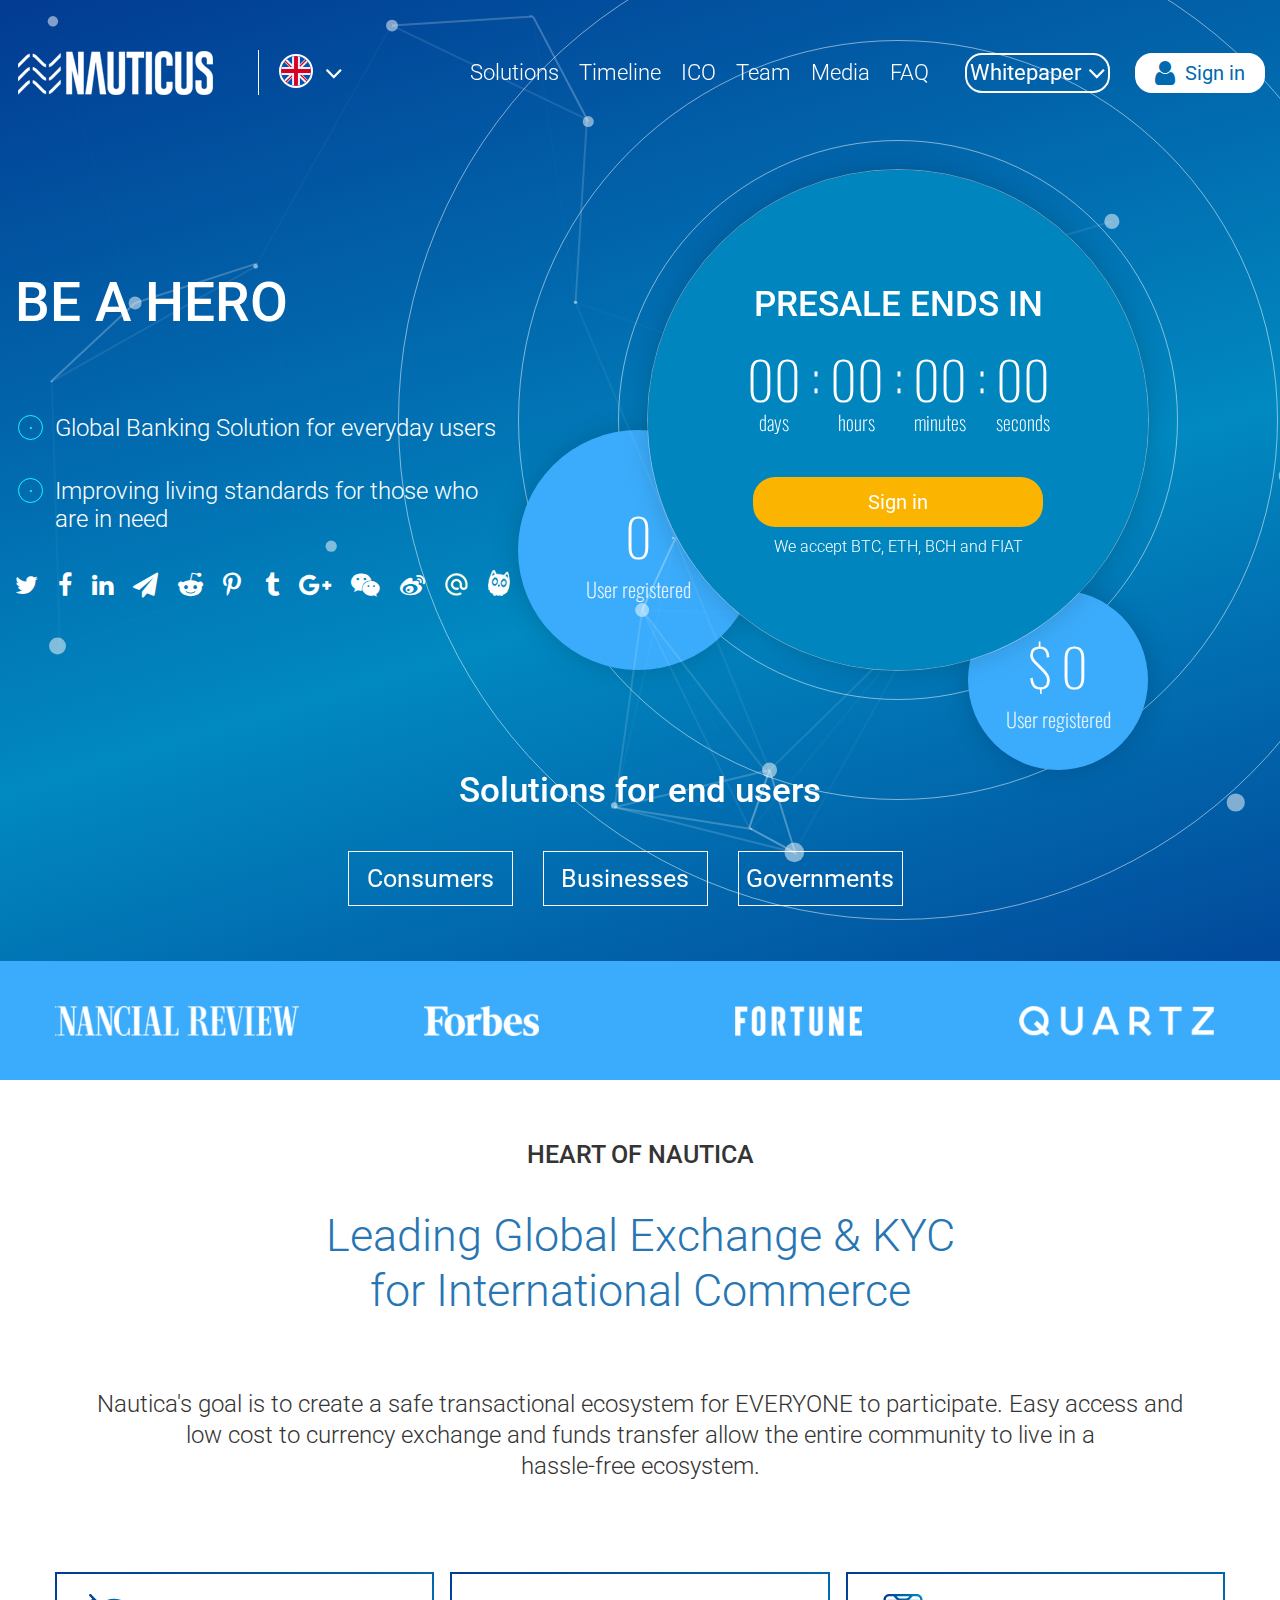
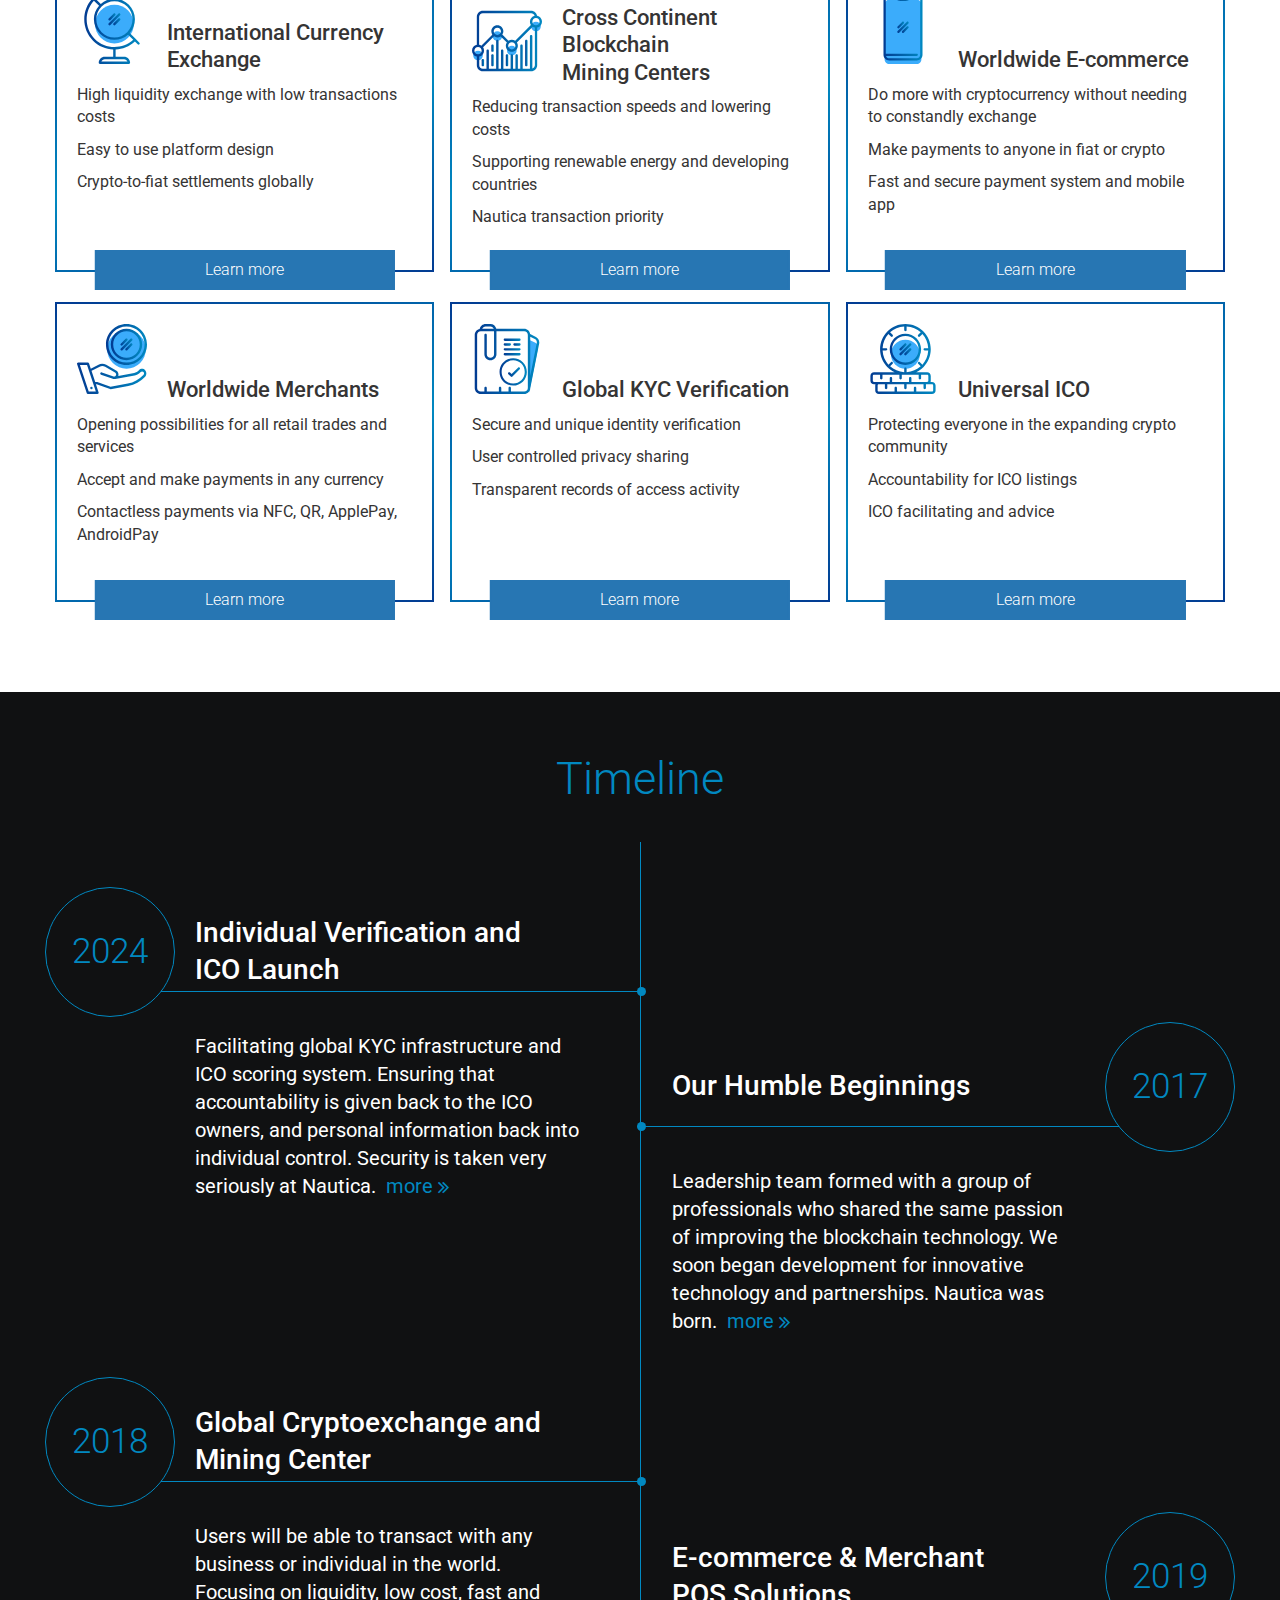
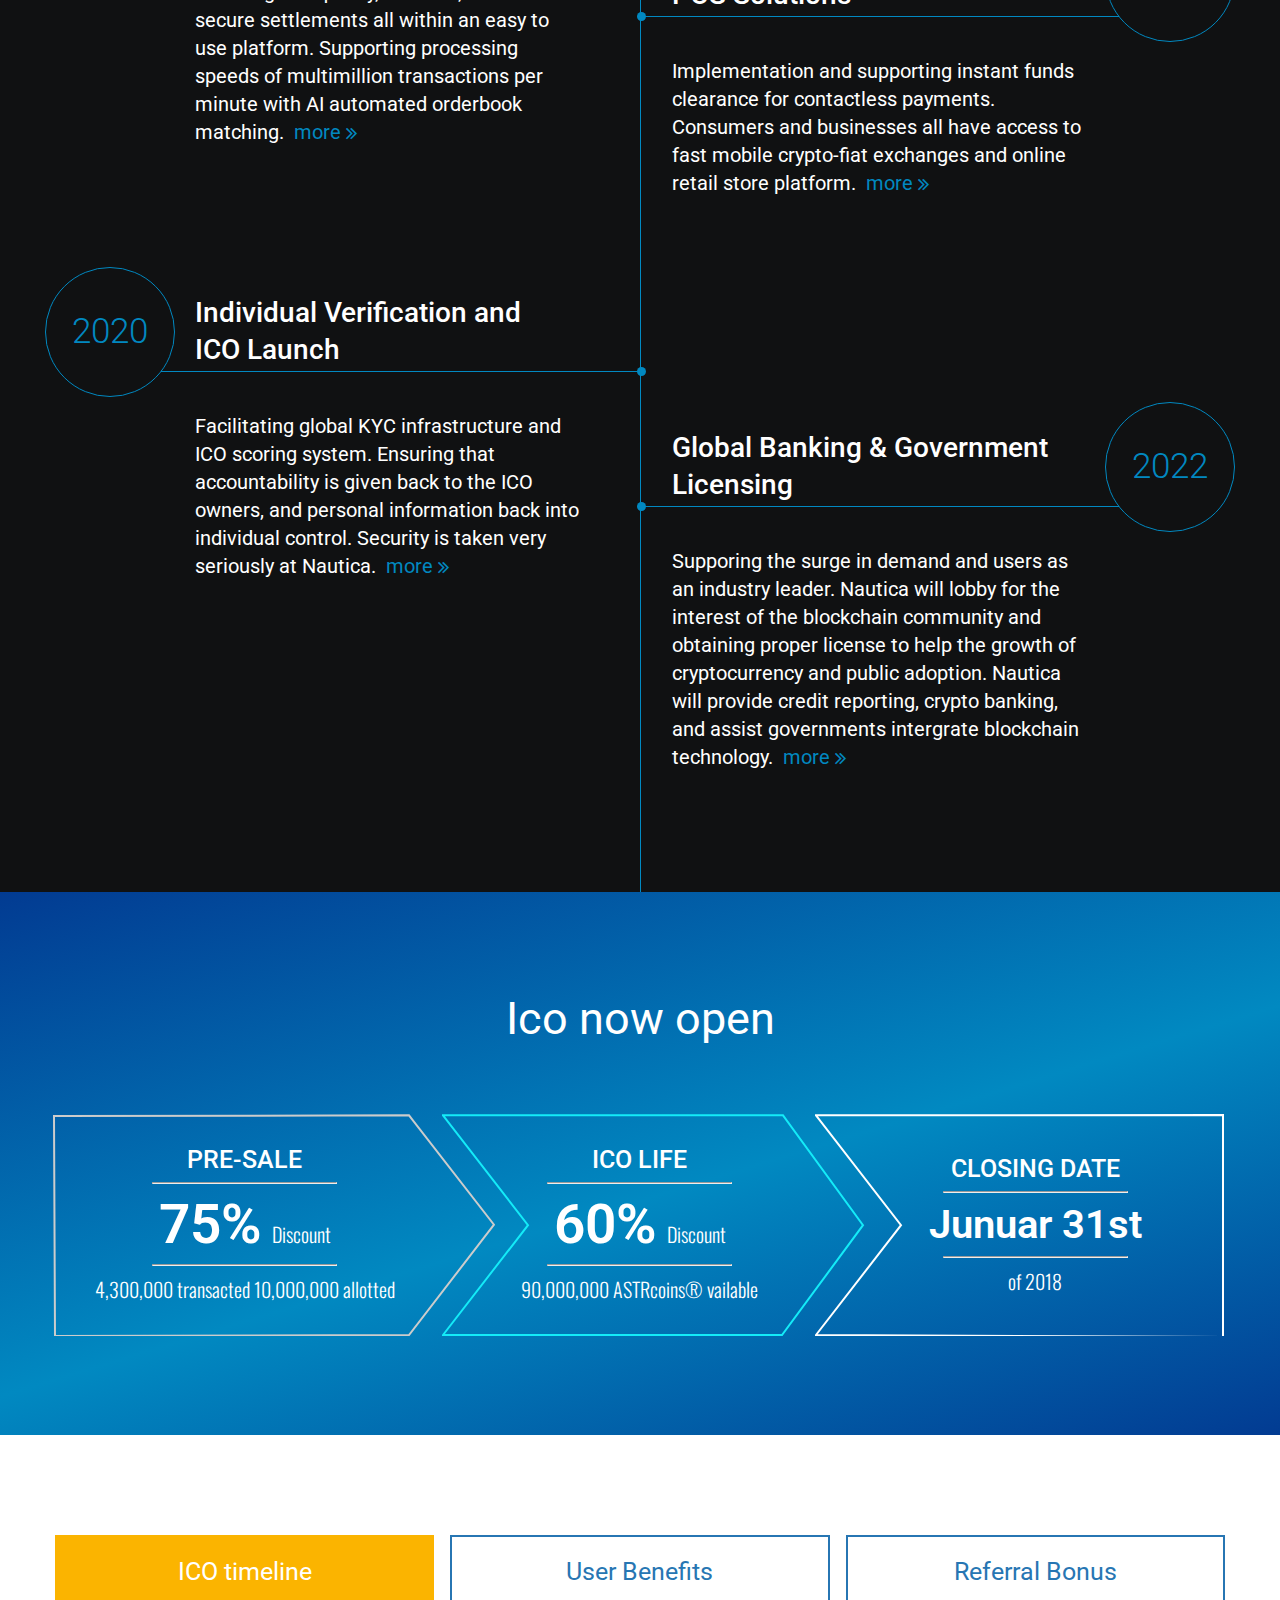
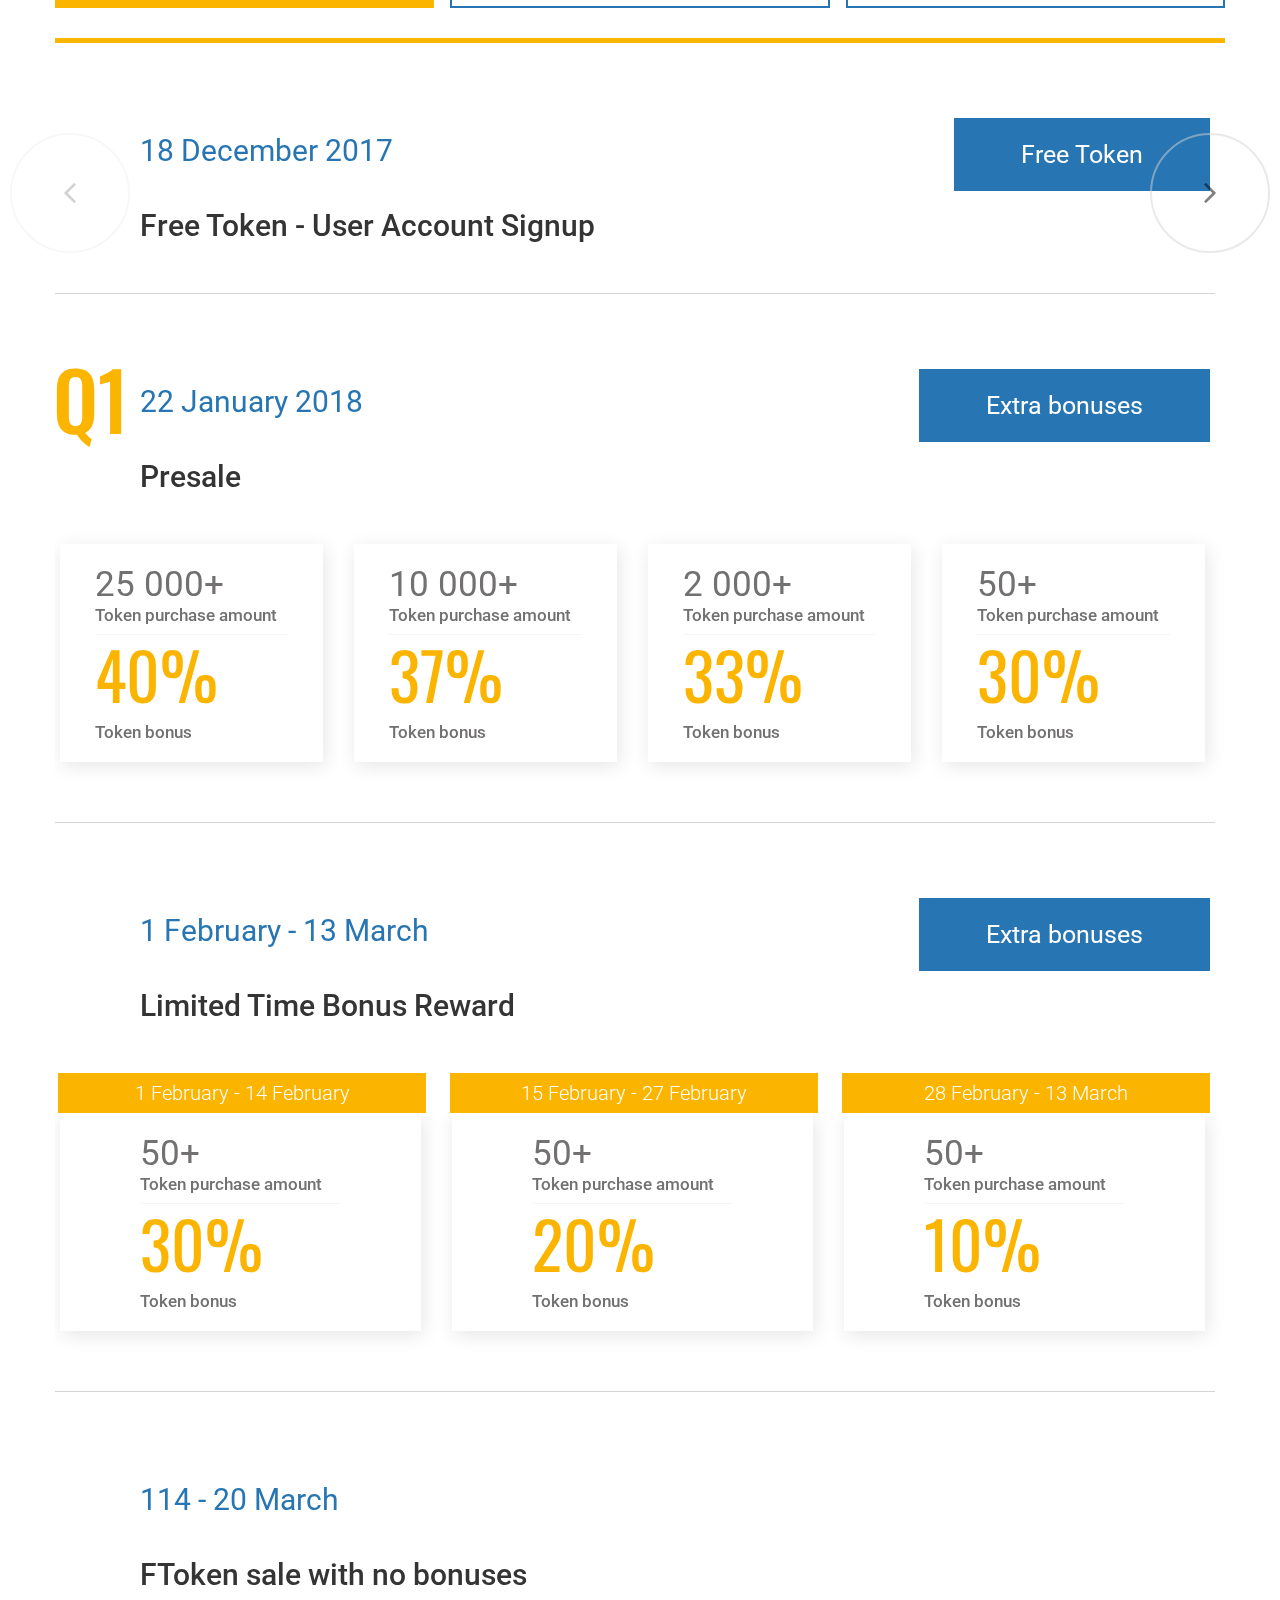
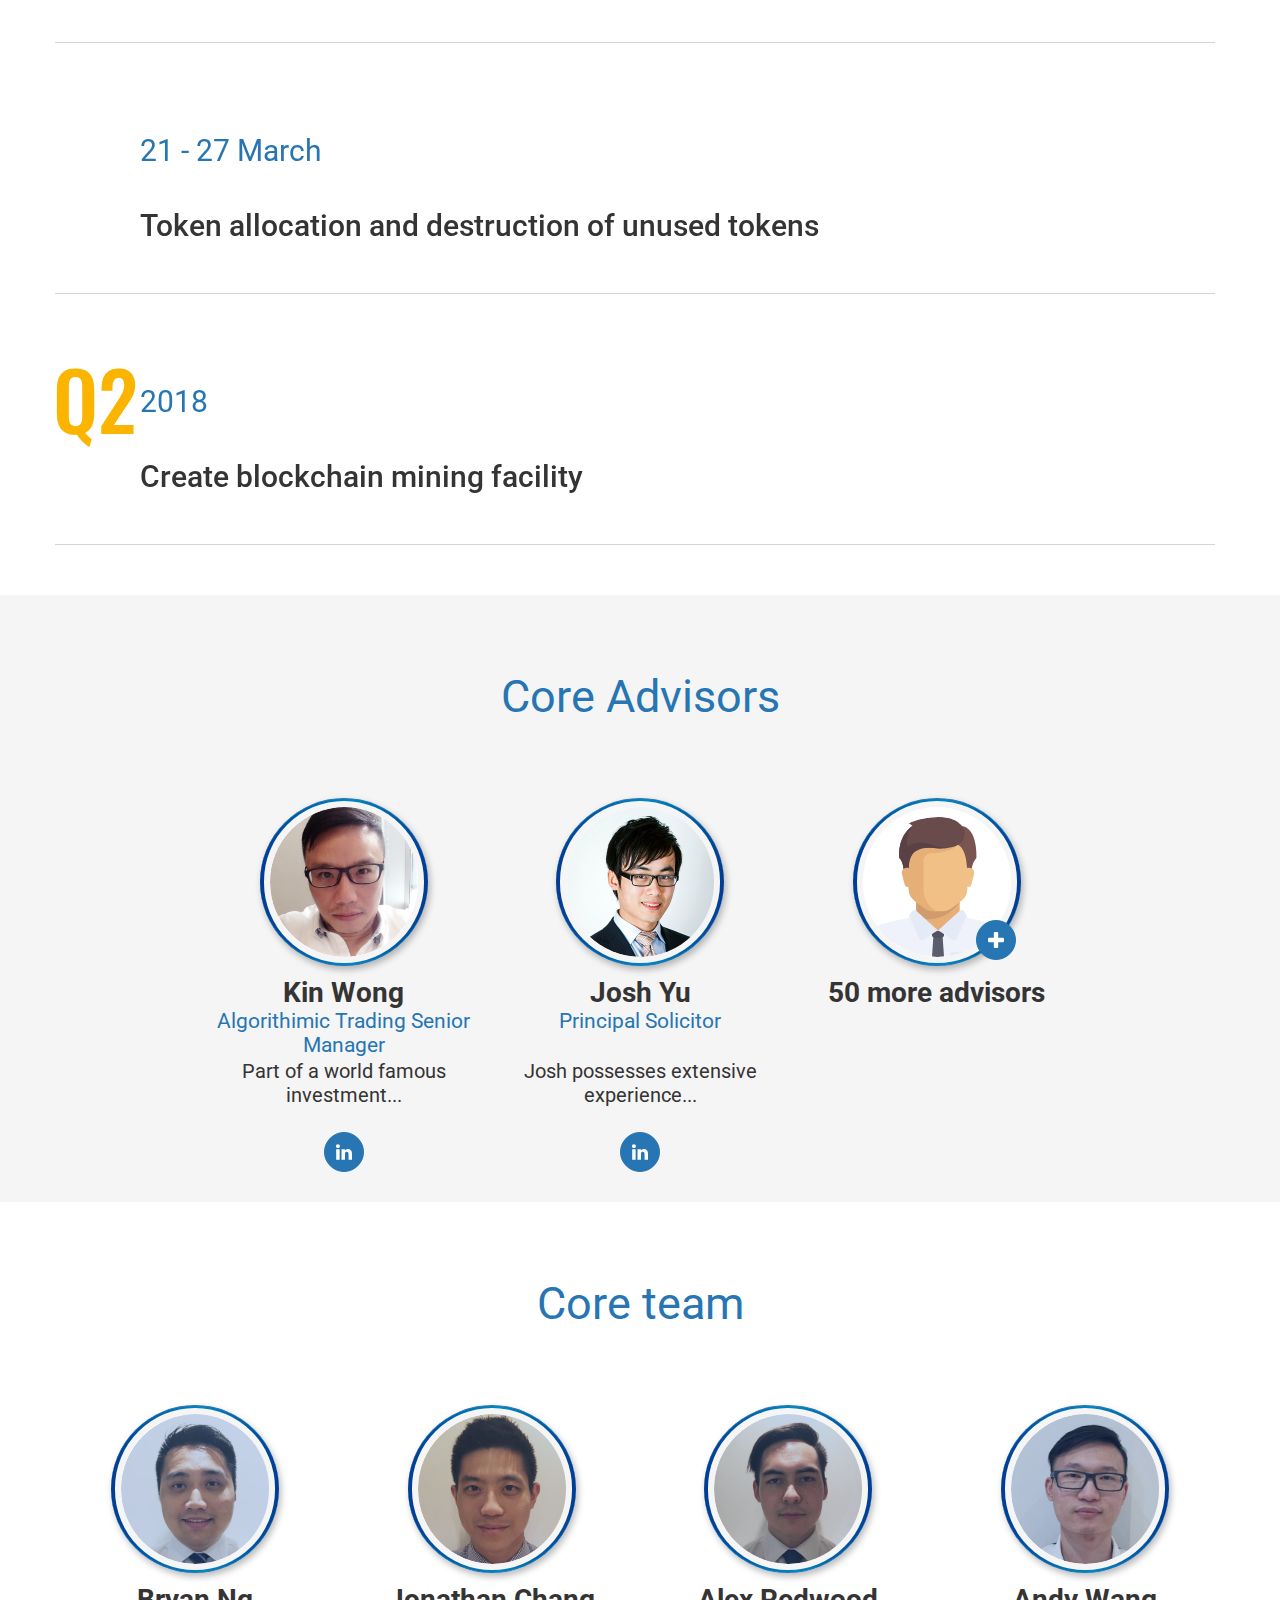
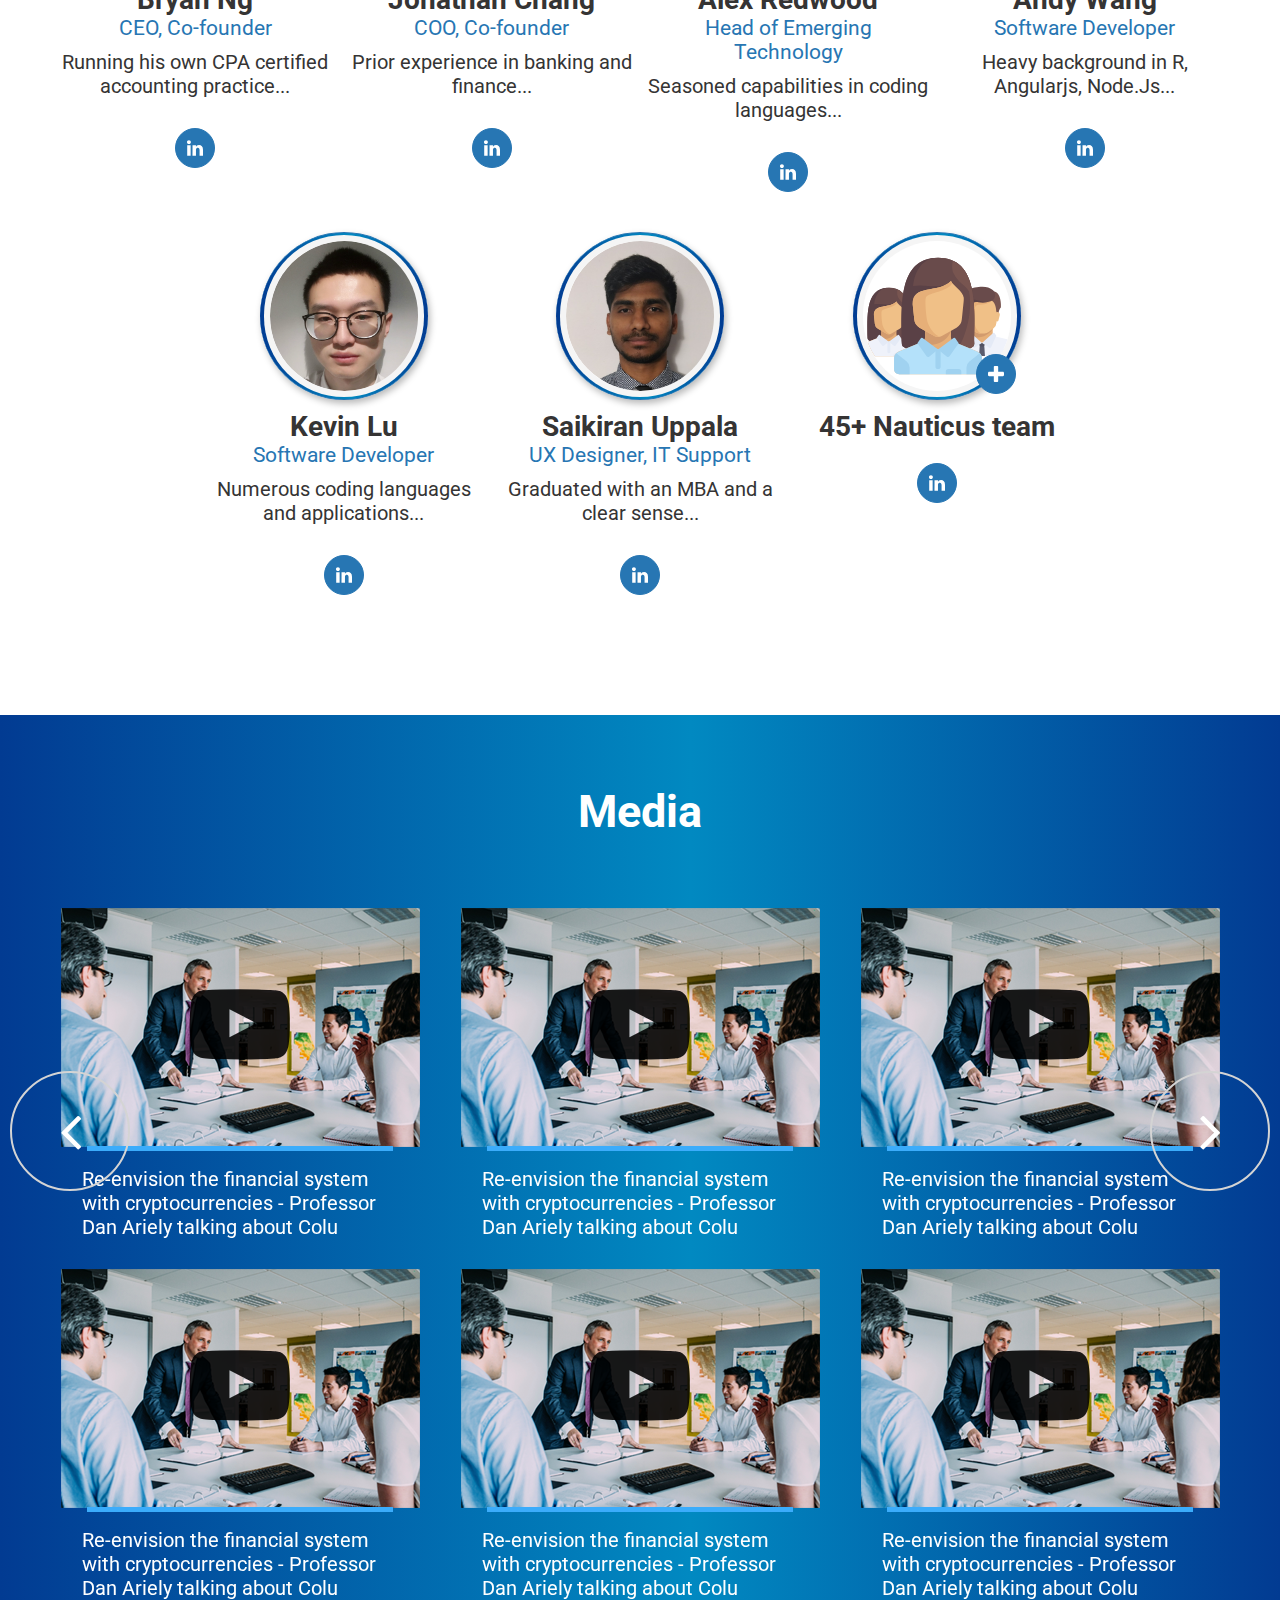
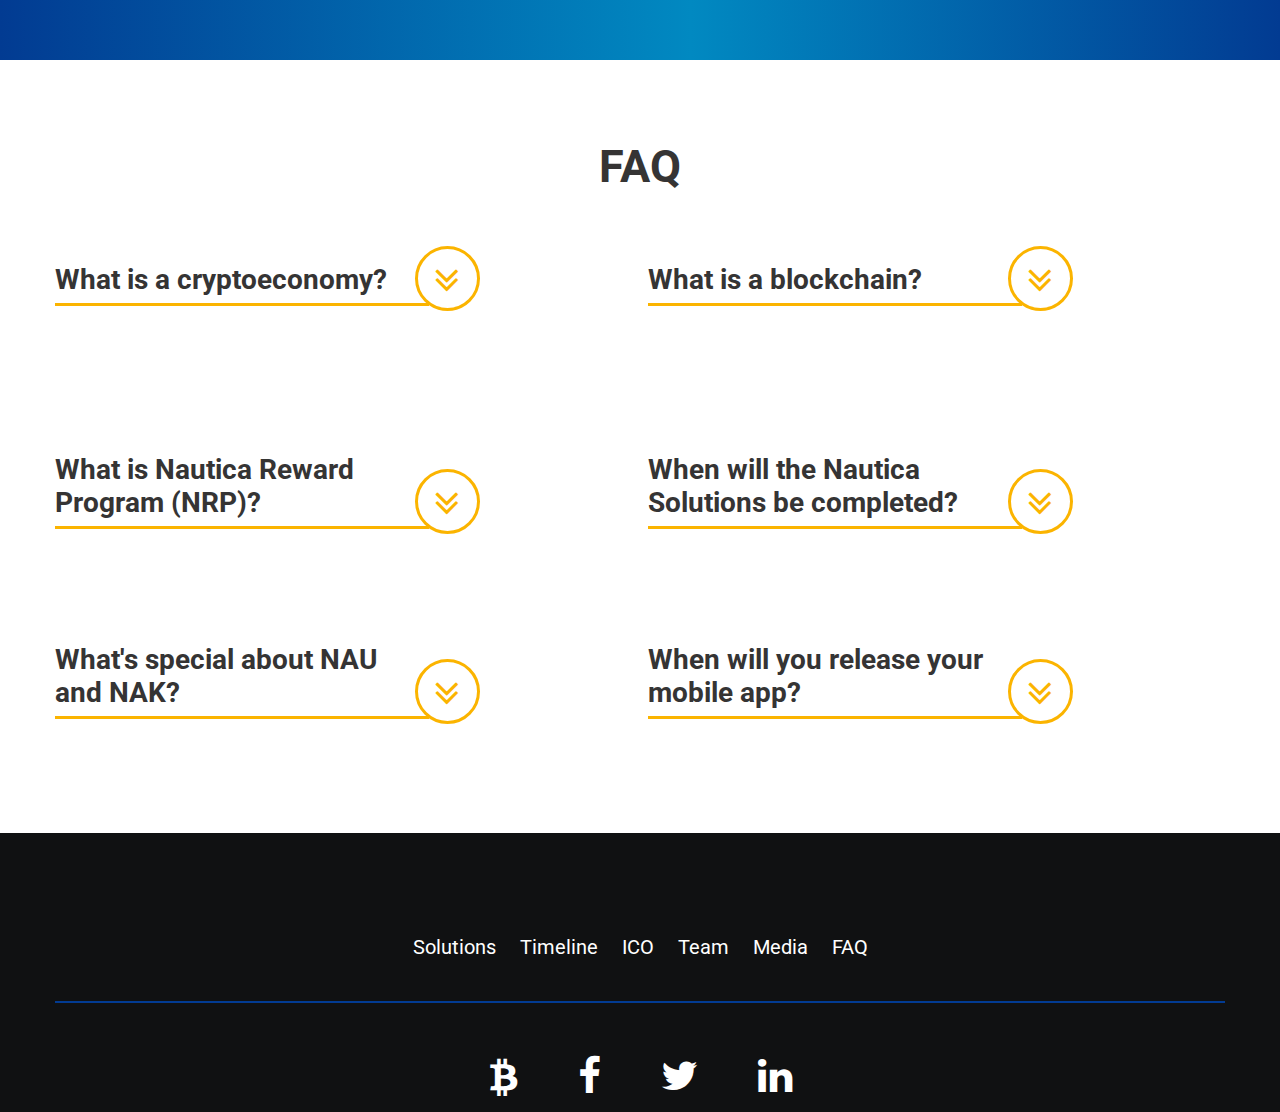
<file: index.html>
<!DOCTYPE html>
<html>

  <head>
    <meta charset="utf-8">
    <title>Index Page</title>
    <meta http-equiv="X-UA-Compatible" content="IE=Edge">
    <meta name="viewport" content="width=device-width, initial-scale=1">
    <meta name="theme-color" content="#fff">
    <meta name="format-detection" content="telephone=no">
    <link rel="stylesheet" media="all" href="css/app.css">
    <link href="https://fonts.googleapis.com/css?family=Oswald:200,300,400,500,600,700|Roboto+Condensed:300,300i,400,400i,700,700i|Roboto:100,100i,300,300i,400,400i,500,500i,600,700,700i,900,900i&amp;amp;subset=cyrillic" rel="stylesheet">
    <link rel="stylesheet" href="https://maxcdn.bootstrapcdn.com/font-awesome/4.7.0/css/font-awesome.min.css">
    <!-- Global site tag (gtag.js) - Google Analytics-->
    <script async="" src="https://www.googletagmanager.com/gtag/js?id=UA-112029115-2"></script>
    <script>
      window.dataLayer = window.dataLayer || [];

      function gtag()
      {
        dataLayer.push(arguments);
      }
      gtag('js', new Date());
      gtag('config', 'UA-112029115-2');

    </script>
  </head>

  <body>
    <!--BEGIN out-->
    <div class="out">
      <!--BEGIN header-->
      <div class="lang__body"></div>
      <header class="header">
        <div class="open-menu"><i class="fa fa-bars"></i></div>
        <div class="container">
          <div class="row middle-xs">
            <div class="col-md-3 col-sm-6 col-xs-12 flex middle-xs first-sm first-md center-xs">
              <div class="header__logo"><img src="img/logo.png" alt="Nauticus"></div>
              <div class="header__lang flex middle-xs"><span></span><a href="#"><img src="img/lang/popular/united-kingdom.svg" alt="" class="lang__img"></a></div>
            </div>
            <div class="col-md-6 end-sm col-sm-12 first-md">
              <nav>
                <ul>
                  <li><a href="#solutions">Solutions</a></li>
                  <li><a href="#timeline">Timeline</a></li>
                  <li><a href="#ico">ICO</a></li>
                  <li><a href="#team">Team</a></li>
                  <li><a href="#media">Media</a></li>
                  <li><a href="#faq">FAQ</a></li>
                </ul>
              </nav>
            </div>
            <div class="col-md-3 col-sm-6 col-xs-12 flex end-sm center-xs first-sm">
              <div class="header__whitepaper"><span>Whitepaper</span>
                <ul>
                  <li>Exchange</li>
                  <li>Mining</li>
                  <li>Ecommerce</li>
                  <li>Merchants</li>
                  <li>KYC verification</li>
                  <li>ICO gateway</li>
                  <li>Summary</li>
                </ul>
              </div><a href="#" class="header__sing"><span>Sign in</span></a></div>
          </div>
        </div>
      </header>
      <div class="mobile-menu">
        <div class="close-menu"><i class="fa fa-times-circle"></i></div>
        <nav>
          <ul>
            <li><a href="#solutions">Solutions</a></li>
            <li><a href="#timeline">Timeline</a></li>
            <li><a href="#ico">ICO</a></li>
            <li><a href="#team">Team</a></li>
            <li><a href="#media">Media</a></li>
            <li><a href="#faq">FAQ</a></li>
          </ul>
        </nav>
      </div>
      <div class="lang__block">
        <div class="lang__block__popular">
          <h2>Popular languages</h2><a href="#"><img src="img/lang/popular/united-kingdom.svg" alt=""/></a><a href="#"><img src="img/lang/popular/china.svg" alt=""/></a><a href="#"><img src="img/lang/popular/spain.svg" alt=""/></a><a href="#"><img src="img/lang/popular/saudi-arabia.svg" alt=""/></a>
          <a
            href="#"><img src="img/lang/popular/portugal.svg" alt="" /></a><a href="#"><img src="img/lang/popular/indonesia.svg" alt=""/></a><a href="#"><img src="img/lang/popular/malaysia.svg" alt=""/></a><a href="#"><img src="img/lang/popular/japan.svg" alt=""/></a>
            <a
              href="#"><img src="img/lang/popular/russia.svg" alt="" /></a><a href="#"><img src="img/lang/popular/france.svg" alt=""/></a><a href="#"><img src="img/lang/popular/germany.svg" alt=""/></a><a href="#"><img src="img/lang/popular/south-korea.svg" alt=""/></a></div>
        <div
          class="lang__block__others">
          <h2>Others</h2><a href="#"><img src="img/lang/others/africa.svg" alt=""/></a><a href="#"><img src="img/lang/others/albania.svg" alt=""/></a><a href="#"><img src="img/lang/others/armenia.svg" alt=""/></a><a href="#"><img src="img/lang/others/azerbaijan.svg" alt=""/></a>
          <a
            href="#"><img src="img/lang/others/basque-country.svg" alt="" /></a><a href="#"><img src="img/lang/others/belarus.svg" alt=""/></a><a href="#"><img src="img/lang/others/belgium.svg" alt=""/></a><a href="#"><img src="img/lang/others/bosnia-and-herzegovina.svg" alt=""/></a>
            <a
              href="#"><img src="img/lang/others/bulgaria.svg" alt="" /></a><a href="#"><img src="img/lang/others/cambodia.svg" alt=""/></a><a href="#"><img src="img/lang/others/central-african-republic.svg" alt=""/></a><a href="#"><img src="img/lang/others/china.svg" alt=""/></a>
              <a
                href="#"><img src="img/lang/others/croatia.svg" alt="" /></a><a href="#"><img src="img/lang/others/czech-republic.svg" alt=""/></a><a href="#"><img src="img/lang/others/denmark.svg" alt=""/></a><a href="#"><img src="img/lang/others/estonia.svg" alt=""/></a>
                <a
                  href="#"><img src="img/lang/others/finland.svg" alt="" /></a><a href="#"><img src="img/lang/others/georgia.svg" alt=""/></a><a href="#"><img src="img/lang/others/greece.svg" alt=""/></a><a href="#"><img src="img/lang/others/haiti.svg" alt=""/></a>
                  <a
                    href="#"><img src="img/lang/others/hawaii.svg" alt="" /></a><a href="#"><img src="img/lang/others/hong-kong.svg" alt=""/></a><a href="#"><img src="img/lang/others/hungary.svg" alt=""/></a><a href="#"><img src="img/lang/others/iceland.svg" alt=""/></a>
                    <a
                      href="#"><img src="img/lang/others/india.svg" alt="" /></a><a href="#"><img src="img/lang/others/iran.svg" alt=""/></a><a href="#"><img src="img/lang/others/ireland.svg" alt=""/></a><a href="#"><img src="img/lang/others/israel.svg" alt=""/></a>
                      <a
                        href="#"><img src="img/lang/others/italy.svg" alt="" /></a><a href="#"><img src="img/lang/others/kazakhstan.svg" alt=""/></a><a href="#"><img src="img/lang/others/laos.svg" alt=""/></a><a href="#"><img src="img/lang/others/latvia.svg" alt=""/></a>
                        <a
                          href="#"><img src="img/lang/others/lithuania.svg" alt="" /></a><a href="#"><img src="img/lang/others/malaysia.svg" alt=""/></a><a href="#"><img src="img/lang/others/malta.svg" alt=""/></a><a href="#"><img src="img/lang/others/mongolia.svg" alt=""/></a>
                          <a
                            href="#"><img src="img/lang/others/nepal.svg" alt="" /></a><a href="#"><img src="img/lang/others/netherlands.svg" alt=""/></a><a href="#"><img src="img/lang/others/new-zealand.svg" alt=""/></a><a href="#"><img src="img/lang/others/nigeria.svg" alt=""/></a>
                            <a
                              href="#"><img src="img/lang/others/norway.svg" alt="" /></a><a href="#"><img src="img/lang/others/philippines.svg" alt=""/></a><a href="#"><img src="img/lang/others/poland.svg" alt=""/></a><a href="#"><img src="img/lang/others/republic-of-macedonia.svg" alt=""/></a>
                              <a
                                href="#"><img src="img/lang/others/romania.svg" alt="" /></a><a href="#"><img src="img/lang/others/samoa.svg" alt=""/></a><a href="#"><img src="img/lang/others/scotland.svg" alt=""/></a><a href="#"><img src="img/lang/others/serbia.svg" alt=""/></a>
                                <a
                                  href="#"><img src="img/lang/others/singapore.svg" alt="" /></a><a href="#"><img src="img/lang/others/slovakia.svg" alt=""/></a><a href="#"><img src="img/lang/others/slovenia.svg" alt=""/></a><a href="#"><img src="img/lang/others/somalia.svg" alt=""/></a>
                                  <a
                                    href="#"><img src="img/lang/others/sweden.svg" alt="" /></a><a href="#"><img src="img/lang/others/thailand.svg" alt=""/></a><a href="#"><img src="img/lang/others/turkey.svg" alt=""/></a><a href="#"><img src="img/lang/others/ukraine.svg" alt=""/></a>
                                    <a
                                      href="#"><img src="img/lang/others/united-arab-emirates.svg" alt="" /></a><a href="#"><img src="img/lang/others/vietnam.svg" alt=""/></a><a href="#"><img src="img/lang/others/wales.svg" alt=""/></a></div>
    </div>
    <!--END header-->
    <section id="particles-js" class="intro">
      <div class="container">
        <div class="row">
          <div class="col-md-6 col-xs-12">
            <div class="intro__block">
              <h2>Be a hero</h2>
              <ul>
                <li>Global Banking Solution for everyday users</li>
                <li>Improving living standards for those who are in need</li>
              </ul>
            </div>
            <div class="intro__social"><a href="" class="fa fa-twitter"></a><a href="" class="fa fa-facebook"></a><a href="" class="fa fa-linkedin"></a><a href="" class="fa fa-paper-plane"></a><a href="" class="fa fa-reddit-alien"></a><a href="" class="fa fa-pinterest-p"></a>
              <a
                href="" class="fa fa-tumblr"></a><a href="" class="fa fa-google-plus"></a><a href="" class="fa fa-weixin"></a><a href="" class="fa fa-weibo"></a><a href=""><img src="img/icon_social-1.png" alt=""></a><a href=""><img src="img/icon_social-2.png" alt=""></a><a href=""><img src="img/icon_social-3.png" alt=""></a></div>
          </div>
          <div class="col-md-6 col-xs-12">
            <div id="timer" class="intro__timer">
              <div class="intro__timer__circle"></div>
              <div class="intro__timer__circle"></div>
              <div class="intro__timer__circle"></div>
              <div class="intro__timer__bg">
                <h3>Presale ends in</h3>
                <div class="intro__timer__block">
                  <div class="intro__timer__block__days">
                    <p id="days">00</p><span>days</span></div>
                  <div class="intro__timer__block__dotter">:</div>
                  <div class="intro__timer__block__hours">
                    <p id="hours">00</p><span>hours</span></div>
                  <div class="intro__timer__block__dotter">:</div>
                  <div class="intro__timer__block__minutes">
                    <p id="minutes">00</p><span>minutes</span></div>
                  <div class="intro__timer__block__dotter">:</div>
                  <div class="intro__timer__block__seconds">
                    <p id="seconds">00</p><span>seconds</span></div>
                </div>
                <div class="intro__timer__btn"><a href="#">Sign in</a><span>We accept BTC, ETH, BCH and FIAT</span></div>
              </div>
              <div class="intro__timer__user">
                <p>0</p><span>User registered</span></div>
              <div class="intro__timer__collected">
                <p>$ 0</p><span>User registered</span></div>
            </div>
          </div>
          <div class="col-xs-12">
            <div class="intro__solutions">
              <h3>Solutions for end users</h3>
              <div class="flex"><a class="intro__solutions__btn">Consumers</a><a class="intro__solutions__btn">Businesses</a><a class="intro__solutions__btn">Governments</a></div>
            </div>
          </div>
        </div>
      </div>
      <div class="intro__bottom__slider">
        <div class="container">
          <div class="row middle-xs">
            <div class="col-xs-12">
              <div class="swiper-container intro-slider">
                <div class="swiper-wrapper">
                  <div class="swiper-slide"><img src="img/intro-slider/logo-1.png" alt=""></div>
                  <div class="swiper-slide"><img src="img/intro-slider/logo-2.png" alt=""></div>
                  <div class="swiper-slide"><img src="img/intro-slider/logo-3.png" alt=""></div>
                  <div class="swiper-slide"><img src="img/intro-slider/logo-4.png" alt=""></div>
                  <div class="swiper-slide"><img src="img/intro-slider/logo-2.png" alt=""></div>
                </div>
              </div>
            </div>
          </div>
        </div>
      </div>
    </section>
    <section class="global">
      <div class="container">
        <div class="row">
          <div class="col-xs-12">
            <div class="global__heading"><span>Heart of Nautica</span>
              <h2>Leading Global Exchange & KYC <br>for International Commerce</h2>
              <p>Nautica's goal is to create a safe transactional ecosystem for EVERYONE to participate. Easy access and <br>low cost to currency exchange and funds transfer allow the entire community to live in a <br>hassle-free ecosystem.</p>
            </div>
          </div>
          <div class="col-sm-4 col-xs-12 global__block--margin">
            <div class="global__block">
              <div class="global__block__heading"><img src="img/global/earth-globe.svg" alt="">
                <h2>International Currency<br>Exchange </h2>
              </div>
              <ul>
                <li>High liquidity exchange with low transactions costs</li>
                <li>Easy to use platform design</li>
                <li>Crypto-to-fiat settlements globally</li>
              </ul><a href="https://nautica.io/others/Nautica_Whitepaper.pdf">Learn more</a></div>
          </div>
          <div class="col-sm-4 col-xs-12 global__block--margin">
            <div class="global__block">
              <div class="global__block__heading"><img src="img/global/line-chart.svg" alt="">
                <h2>Cross Continent Blockchain<br>Mining Centers</h2>
              </div>
              <ul>
                <li>Reducing transaction speeds and lowering costs</li>
                <li>Supporting renewable energy and developing countries</li>
                <li>Nautica transaction priority</li>
              </ul><a href="https://nautica.io/others/Nautica_Whitepaper.pdf">Learn more</a></div>
          </div>
          <div class="col-sm-4 col-xs-12 global__block--margin">
            <div class="global__block">
              <div class="global__block__heading"><img src="img/global/smartphone.svg" alt="">
                <h2>Worldwide E-commerce</h2>
              </div>
              <ul>
                <li>Do more with cryptocurrency without needing to constandly exchange</li>
                <li>Make payments to anyone in fiat or crypto</li>
                <li>Fast and secure payment system and mobile app</li>
              </ul><a href="https://nautica.io/others/Nautica_Whitepaper.pdf">Learn more</a></div>
          </div>
          <div class="col-sm-4 col-xs-12 global__block--margin">
            <div class="global__block">
              <div class="global__block__heading"><img src="img/global/get-money.svg" alt="">
                <h2>Worldwide Merchants</h2>
              </div>
              <ul>
                <li>Opening possibilities for all retail trades and services</li>
                <li>Accept and make payments in any currency</li>
                <li>Contactless payments via NFC, QR, ApplePay, AndroidPay</li>
              </ul><a href="https://nautica.io/others/Nautica_Whitepaper.pdf">Learn more</a></div>
          </div>
          <div class="col-sm-4 col-xs-12 global__block--margin">
            <div class="global__block">
              <div class="global__block__heading"><img src="img/global/documents.svg" alt="">
                <h2>Global KYC Verification</h2>
              </div>
              <ul>
                <li>Secure and unique identity verification</li>
                <li>User controlled privacy sharing</li>
                <li>Transparent records of access activity</li>
              </ul><a href="https://nautica.io/others/Nautica_Whitepaper.pdf">Learn more</a></div>
          </div>
          <div class="col-sm-4 col-xs-12 global__block--margin">
            <div class="global__block">
              <div class="global__block__heading"><img src="img/global/money.svg" alt="">
                <h2>Universal ICO </h2>
              </div>
              <ul>
                <li>Protecting everyone in the expanding crypto community</li>
                <li>Accountability for ICO listings</li>
                <li>ICO facilitating and advice</li>
              </ul><a href="https://nautica.io/others/Nautica_Whitepaper.pdf">Learn more</a></div>
          </div>
        </div>
      </div>
    </section>
    <section id="timeline" class="timeline">
      <div class="timeline__wrapper">
        <h1>Timeline</h1>
        <div class="timeline__card timeline__card--step1">
          <div class="head">
            <div class="number-box"><span>2017</span></div>
            <h2>Our Humble Beginnings</h2>
          </div>
          <div class="body">
            <p>Leadership team formed with a group of professionals who shared the same passion of improving the blockchain technology. We soon began development for innovative technology and partnerships. Nautica was born.<a>more<i class="fa fa-angle-double-right"></i></a></p>
          </div>
        </div>
        <div class="timeline__card timeline__card--step2">
          <div class="head">
            <div class="number-box"><span>2018</span></div>
            <h2>Global Cryptoexchange and <br>Mining Center</h2>
          </div>
          <div class="body">
            <p>Users will be able to transact with any business or individual in the world. Focusing on liquidity, low cost, fast and secure settlements all within an easy to use platform. Supporting processing speeds of multimillion transactions per minute
              with AI automated orderbook matching.<a>more<i class="fa fa-angle-double-right"></i></a></p>
          </div>
        </div>
        <div class="timeline__card timeline__card--step3">
          <div class="head">
            <div class="number-box"><span>2019</span></div>
            <h2>E-commerce & Merchant <br>POS Solutions</h2>
          </div>
          <div class="body">
            <p>Implementation and supporting instant funds clearance for contactless payments. Consumers and businesses all have access to fast mobile crypto-fiat exchanges and online retail store platform.<a>more<i class="fa fa-angle-double-right"></i></a></p>
          </div>
        </div>
        <div class="timeline__card timeline__card--step4">
          <div class="head">
            <div class="number-box"><span>2020</span></div>
            <h2>Individual Verification and <br>ICO Launch</h2>
          </div>
          <div class="body">
            <p>Facilitating global KYC infrastructure and ICO scoring system. Ensuring that accountability is given back to the ICO owners, and personal information back into individual control. Security is taken very seriously at Nautica.<a>more<i class="fa fa-angle-double-right"></i></a></p>
          </div>
        </div>
        <div class="timeline__card timeline__card--step5">
          <div class="head">
            <div class="number-box"><span>2022</span></div>
            <h2>Global Banking & Government <br>Licensing</h2>
          </div>
          <div class="body">
            <p>Supporing the surge in demand and users as an industry leader. Nautica will lobby for the interest of the blockchain community and obtaining proper license to help the growth of cryptocurrency and public adoption. Nautica will provide credit
              reporting, crypto banking, and assist governments intergrate blockchain technology.<a>more<i class="fa fa-angle-double-right"></i></a></p>
          </div>
        </div>
        <div class="timeline__card timeline__card--step5">
          <div class="head">
            <div class="number-box"><span>2024</span></div>
            <h2>Individual Verification and <br>ICO Launch</h2>
          </div>
          <div class="body">
            <p>Facilitating global KYC infrastructure and ICO scoring system. Ensuring that accountability is given back to the ICO owners, and personal information back into individual control. Security is taken very seriously at Nautica.<a>more<i class="fa fa-angle-double-right"></i></a></p>
          </div>
        </div>
      </div>
    </section>
    <section id="ico" class="ico">
      <div class="container">
        <div class="row">
          <div class="col-xs-12 center-xs">
            <h2>Ico now open</h2>
          </div>
          <div class="col-md-4 col-sm-12 col-xs-12">
            <div class="ico__block ico__block--1">
              <h3>Pre-sale</h3>
              <hr>
              <div class="ico__block__percent">
                <p>75%</p><span>Discount</span></div>
              <hr><span>4,300,000 transacted 10,000,000 allotted</span></div>
          </div>
          <div class="col-md-4 col-sm-12 col-xs-12">
            <div class="ico__block ico__block--2">
              <h3>Ico life</h3>
              <hr>
              <div class="ico__block__percent">
                <p>60%</p><span>Discount</span></div>
              <hr><span>90,000,000 ASTRcoins®  vailable</span></div>
          </div>
          <div class="col-md-4 col-sm-12 col-xs-12">
            <div class="ico__block ico__block--3">
              <h3>Closing date</h3>
              <hr>
              <div class="ico__block__percent">
                <p>Junuar 31st</p>
              </div>
              <hr><span>of 2018</span></div>
          </div>
        </div>
      </div>
    </section>
    <div class="date">
      <div class="container">
        <div class="date__pagination">
          <div class="row center-xs">
            <div class="col-sm-4 col-xs-12">
              <div class="date__pagination__block date__pagination__block--1 active">
                <h2>ICO timeline</h2>
              </div>
            </div>
            <div class="col-sm-4 col-xs-12">
              <div class="date__pagination__block date__pagination__block--2">
                <h2>User Benefits</h2>
              </div>
            </div>
            <div class="col-sm-4 col-xs-12">
              <div class="date__pagination__block date__pagination__block--3">
                <h2>Referral Bonus</h2>
              </div>
            </div>
          </div>
        </div>
        <div id="date" class="swiper-container">
          <div class="swiper-wrapper">
            <div class="swiper-slide">
              <div class="date__block">
                <div class="row">
                  <div class="col-md-7 col-sm-6 col-xs-12 center-xs start-sm"><span>18 December 2017</span>
                    <p>Free Token - User Account Signup</p>
                  </div>
                  <div class="col-md-5 col-sm-6 col-xs-12 end-sm center-xs"><a href="#">Free Token</a></div>
                </div>
              </div>
              <div class="date__block__bottom"></div>
              <div class="date__block">
                <div class="row">
                  <div class="col-md-7 col-sm-6 col-xs-12 center-xs start-sm"><span>22 January 2018<p>Q1</p></span>
                    <p>Presale</p>
                  </div>
                  <div class="col-md-5 col-sm-6 col-xs-12 end-sm center-xs"><a href="#">Extra bonuses</a></div>
                </div>
              </div>
              <div class="date__block__bottom">
                <div class="row">
                  <div class="col-md-3 col-sm-4 col-xs-12 start-sm center-xs">
                    <div class="date__block__bottom__presale"><span>25 000+</span>
                      <p>Token purchase amount<span></span></p><b>40%</b>
                      <p>Token bonus</p>
                    </div>
                  </div>
                  <div class="col-md-3 col-sm-4 col-xs-12 start-sm center-xs">
                    <div class="date__block__bottom__presale"><span>10 000+</span>
                      <p>Token purchase amount<span></span></p><b>37%</b>
                      <p>Token bonus</p>
                    </div>
                  </div>
                  <div class="col-md-3 col-sm-4 col-xs-12 start-sm center-xs">
                    <div class="date__block__bottom__presale"><span>2 000+</span>
                      <p>Token purchase amount<span></span></p><b>33%</b>
                      <p>Token bonus</p>
                    </div>
                  </div>
                  <div class="col-md-3 col-sm-4 col-xs-12 start-sm center-xs">
                    <div class="date__block__bottom__presale"><span>50+</span>
                      <p>Token purchase amount<span></span></p><b>30%</b>
                      <p>Token bonus</p>
                    </div>
                  </div>
                </div>
              </div>
              <div class="date__block">
                <div class="row">
                  <div class="col-md-7 col-sm-6 col-xs-12 center-xs start-sm"><span>1 February - 13 March</span>
                    <p>Limited Time Bonus Reward</p>
                  </div>
                  <div class="col-md-5 col-sm-6 col-xs-12 end-sm center-xs"><a href="#">Extra bonuses</a></div>
                </div>
              </div>
              <div class="date__block__bottom">
                <div class="row">
                  <div class="col-md-4 col-sm-6 col-xs-12">
                    <h3>1 February - 14 February </h3>
                    <div class="date__block__bottom__presale date__block__bottom__presale--limited start-sm center-xs"><span>50+</span>
                      <p>Token purchase amount<span></span></p><b>30%</b>
                      <p>Token bonus</p>
                    </div>
                  </div>
                  <div class="col-md-4 col-sm-6 col-xs-12">
                    <h3>15 February - 27 February </h3>
                    <div class="date__block__bottom__presale date__block__bottom__presale--limited start-sm center-xs"><span>50+</span>
                      <p>Token purchase amount<span></span></p><b>20%</b>
                      <p>Token bonus</p>
                    </div>
                  </div>
                  <div class="col-md-4 col-sm-6 col-xs-12">
                    <h3>28 February - 13 March</h3>
                    <div class="date__block__bottom__presale date__block__bottom__presale--limited start-sm center-xs"><span>50+</span>
                      <p>Token purchase amount<span></span></p><b>10%</b>
                      <p>Token bonus</p>
                    </div>
                  </div>
                </div>
              </div>
              <div class="date__block">
                <div class="row">
                  <div class="col-xs-12"><span>114 - 20 March</span>
                    <p>FToken sale with no bonuses</p>
                  </div>
                </div>
              </div>
              <div class="date__block__bottom"></div>
              <div class="date__block">
                <div class="row">
                  <div class="col-xs-12"><span>21 - 27 March</span>
                    <p>Token allocation and destruction of unused tokens</p>
                  </div>
                </div>
              </div>
              <div class="date__block__bottom"></div>
              <div class="date__block">
                <div class="row">
                  <div class="col-xs-12 center-xs start-sm"><span>2018<p>Q2</p></span>
                    <p>Create blockchain mining facility</p>
                  </div>
                </div>
              </div>
              <div class="date__block__bottom"></div>
            </div>
            <div class="swiper-slide">
              <div class="date__benefits">
                <div class="date__benefits__block">
                  <div class="row">
                    <div class="col-md-4 col-sm-5 col-xs-12"><span>FREE</span><b>NAK revarded to users  for transaction free dicount </b></div>
                    <div class="col-md-8 col-sm-7 col-xs-12">
                      <h3>NAK - Saving more with Nauticoin transactions</h3>
                      <p>New users who join Nautica Exchange immediately receive 10 NAK upon successful verification. After buying your first NAU during the ICO you can refer your friends and be rewarded with 10 NAK each once fully verified.</p>
                      <p>NAK tokens are used to offset transaction fees when using Nautica Exchange. The value of the offset is equal to the market value at the time of redemption. NAK tokens bind to the user and can only be used in Nautica Exchange </p>
                      <p>There are no confirmed plans for more NAK tokens to be released. Completing registration process and referring friends guarantees your allocation of NAK tokens</p>
                      <p>Unused NAK tokens will expire after 12 months.</p>
                    </div>
                  </div>
                </div>
                <div class="date__benefits__block">
                  <div class="row">
                    <div class="col-md-4 col-sm-5 col-xs-12"><span>0.3%</span><b>Transaction fee <img src="img/equals.svg" alt=""></b></div>
                    <div class="col-md-8 col-sm-7 col-xs-12">
                      <h3>NAK - Saving more with Nauticoin transactions</h3>
                      <p>Nautica Exchange supports a wide range of transactional activities. Nauticoin (NAU) is the main form of on Nautica Exchange. Use NAU for any services with Nautica for only 0.3% transaction fee. Transaction on Nautica Marketplace,
                        exchange for goods and services, e-commerce, and transact with other users with Nauken (NAK) to further waive fees. </p>
                      <p>NAU can also be gained by converting NAK tokens at a discounted price encouraging full use of Nautica's services </p>
                      <p>NAU is only issued once after the end of the ICO and will never be issued again. The best way to get NAU is to buy them during ICO. Post-ICO, users will have to get NAU by trading with others holding NAU.</p>
                    </div>
                  </div>
                </div>
                <div class="date__benefits__block">
                  <div class="row">
                    <div class="col-md-4 col-sm-5 col-xs-12"><span>Rewards</span><b>for the enthusiasts<img src="img/equals.svg" alt=""></b></div>
                    <div class="col-md-8 col-sm-7 col-xs-12">
                      <h3>Nautica: Helping the community grow together</h3>
                      <p>We want to give back to the community and support frequent spenders who believe in Nautica’s vision.</p>
                      <p>Reward points are designed as a measurement of how active you are, and how much you have contributed to the entire Nautica community. </p>
                      <p>All transactions made with NAU will gain points for our Nautica Reward Program which is distributed quarterly equal to 10% value of your transaction fee. Users can also be rewarded with Nautica Reward Points (NRP) by participating
                        in the Nautica Community where discussions and ideas are shared.</p>
                      <p>An established ranking system is in place for different user activity levels. Upon reaching activity criteria, users are promoted and allowed permission to take on more responsibilities such as educating the public, contributing
                        to discussions and suggestions, which will, in turn, be rewarded with more NRP. </p>
                      <p>Reward points are linked with our major reward program partners and can be redeemed on Nautica’s reward page to ensure the best value is always given to the community.</p>
                      <p>NRP is distributed once every quarter based on your activity and points collected.</p>
                    </div>
                  </div>
                </div>
              </div>
            </div>
            <div class="swiper-slide">
              <div class="date__bonus">
                <div class="date__bonus__top">
                  <div class="row">
                    <div class="col-xs-12 center-sm start-xs"><b>NAK Token</b>
                      <h3>Limited Time Token Offering</h3>
                      <p>The Nauken (NAK) is a reward bested system giving avid users the opportunty to save on their transaction costs through the use of a referral and early adaptors reward system. <br>Here is how it works.</p>
                    </div>
                  </div>
                </div>
                <div class="date__bonus__center">
                  <div class="date__bonus__center__block">
                    <div class="row">
                      <div class="col-md-4 col-sm-6 col-xs-12"><b>Register Now<span>1</span></b></div>
                      <div class="col-md-8 col-sm-6 col-xs-12">
                        <p>Register as a new user any time during the ICO and presale period. Complete account verification and personal details</p>
                        <p>Unused NAK tokens will expire after 12 months.</p>
                      </div>
                    </div>
                  </div>
                  <div class="date__bonus__center__block">
                    <div class="row">
                      <div class="col-md-4 col-sm-6 col-xs-12"><b>NAK Reward<span>2</span></b></div>
                      <div class="col-md-8 col-sm-6 col-xs-12">
                        <p>Be rewarded with 10 NAK valued at 0.1 NAU each. NAK can be redeemed on Nautica Exchange for a transaction fee waiver.</p>
                      </div>
                    </div>
                  </div>
                  <div class="date__bonus__center__block">
                    <div class="row">
                      <div class="col-md-4 col-sm-6 col-xs-12"><b>Buy NAU Tokens<span>3</span></b></div>
                      <div class="col-md-8 col-sm-6 col-xs-12">
                        <p>Be rewarded with 10 % NAK by joining our ICO and exchange for 50 NAU or more. Refer friends and be rewarded with NAK tokens up to the total number of NAU tokens you exchanged.</p>
                      </div>
                    </div>
                  </div>
                  <div class="date__bonus__center__block">
                    <div class="row">
                      <div class="col-md-4 col-sm-6 col-xs-12"><b>Refer Friends<span>4</span></b></div>
                      <div class="col-md-8 col-sm-6 col-xs-12">
                        <p>Share your referral code or link with your friends. Both you and your friend will be rewarded with 10 NAK token once they have fully verified themselvesthrough your referral. The first deposit for NAU made by your referral will
                          be matched with NAK and rewarded to you. Rewarded tokens through referrals will be capped at the number of NAU you have pledged.</p>
                      </div>
                    </div>
                  </div>
                  <div class="date__bonus__center__block">
                    <div class="row">
                      <div class="col-md-4 col-sm-6 col-xs-12"><b>Distribution of Tokens<span>5</span></b></div>
                      <div class="col-md-8 col-sm-6 col-xs-12">
                        <p>Once ICO has concluded, NAK will be distributed to all qualified Nautica users. These tokens will be available for use on the exchange immediately.</p>
                      </div>
                    </div>
                  </div>
                  <div class="date__bonus__center__block">
                    <div class="row">
                      <div class="col-md-4 col-sm-6 col-xs-12"><b>Use of NAK Tokens<span>6</span></b></div>
                      <div class="col-md-8 col-sm-6 col-xs-12">
                        <p>NAK tokens can be used to offset any transaction fees as part of the settlement of a transaction. This will allow users to save extra money and enjoy the benefits of supporting the Nautica community. The tokens will be only available
                          on the Nauticoin Exchange platform and cannot be traded or withdrawn.</p>
                      </div>
                    </div>
                  </div>
                </div>
                <div class="date__bonus__bottom">
                  <div class="row center-xs">
                    <div class="col-xs-12 center-sm start-xs">
                      <h3>Nauken, rewarding those who put faith in the future of cryptocurrency</h3>
                    </div>
                    <div class="col-md-5 col-sm-6 col-xs-12 start-xs">
                      <p>Uncapped total supply of NAK tokens<i class="fa fa-check"></i></p>
                      <p>Unlimited potential for token rewards<i class="fa fa-check"></i></p>
                    </div>
                    <div class="col-md-5 col-sm-6 col-xs-12 start-xs">
                      <p>Trade with no cost with the use of NAK<i class="fa fa-check"></i></p>
                      <p>Redeem NAK tokens at anytime<i class="fa fa-check"></i></p>
                    </div>
                  </div>
                </div>
              </div>
            </div>
          </div>
        </div>
        <div id="prev" class="swiper-button-prev">
          <div><img src="img/arrow.svg" alt=""></div>
        </div>
        <div id="next" class="swiper-button-next">
          <div><img src="img/arrow.svg" alt=""></div>
        </div>
      </div>
    </div>
    <section class="advisors">
      <div class="container">
        <div class="row center-xs">
          <div class="col-xs-12">
            <h2>Core Advisors</h2>
          </div>
          <div class="col-md-3 col-sm-4 col-xs-12 advisors__user pop-up-3-open">
            <div class="advisors__block">
              <div class="advisors__block__img">
                <a class="advisors__block__img__hover">
                  <p>more</p>
                </a><img src="img/advisor/headshotkin.png" alt=""></div>
            </div>
            <h3>Kin Wong</h3><span>Algorithimic Trading Senior Manager</span>
            <p class="advisors__block__spec spec">Part of a world famous investment...</p>
            <p class="advisors__block__desc desc">Part of a world famous investment banking group having decades of experiences as a software engineer with multiple major globally known banks and investment groups. Kin has been invovled with major projects developing and implementing high
              end distributed system for automation.<br><br>Kin understands the complexity of the banking and financial system internationally with in depth knowledge in technical aspects of the industry, he is able to create solutions for any scenario.</p>
            <a
              href="https://www.linkedin.com/" class="in"><svg class="icon icon-in "><use xlink:href="img/sprite.svg#icon-in"></use></svg></a>
          </div>
          <div class="col-md-3 col-sm-4 col-xs-12 advisors__user pop-up-3-open">
            <div class="advisors__block">
              <div class="advisors__block__img">
                <a class="advisors__block__img__hover">
                  <p>more</p>
                </a><img src="img/advisor/josh_col.png" alt=""></div>
            </div>
            <h3>Josh Yu</h3><span>Principal Solicitor</span>
            <p class="advisors__block__spec spec">Josh possesses extensive experience...</p>
            <p class="advisors__block__desc desc">Josh possesses extensive experience tailoring complex legal strategies across a diverse range of projects whilst dealing with private clients and businesses to implement sound legal strategies. Josh's business segment has a particular focus
              on new and emerging technology, digital, and internet-based businesses and the unique legal challenges they encounter. <br><br>Now managing his own firm, Josh continues to grow his clientele focusing on the commercial, IP and property law
              space.</p><a href="https://www.linkedin.com/" class="in"><svg class="icon icon-in "><use xlink:href="img/sprite.svg#icon-in"></use></svg></a></div>
          <div class="col-md-3 col-sm-4 col-xs-12 advisors__user">
            <div class="advisors__block advisors__block--add">
              <div class="advisors__block__img"><img src="img/boss.svg" alt=""></div><a class="advisors__plus"><svg class="icon icon-plus "><use xlink:href="img/sprite.svg#icon-plus"></use></svg></a></div>
            <h3>50 more advisors</h3>
          </div>
        </div>
      </div>
    </section>
    <section id="team" class="team">
      <div class="container">
        <div class="row center-xs">
          <div class="col-xs-12">
            <h2>Core team</h2>
          </div>
          <div class="col-md-3 col-sm-4 col-xs-12 pop-up-3-open">
            <div class="team__block">
              <div class="team__block__img">
                <a class="team__block__img__hover">
                  <p>more</p>
                </a><img src="img/team/bryan.png" alt=""></div>
            </div>
            <div class="team__content">
              <h3>Bryan Ng</h3><span>CEO, Co-founder</span>
              <p class="spec">Running his own CPA certified accounting practice...</p>
              <p class="desc">Running his own CPA certified accounting practice, Bryan is constantly challenged to demonstrate dynamic solutions through his knowledge in the finance, accounting, IT, and legal field. His passion for innovative technology combined with
                his rational mindset resulted in his pursuit for blockchain technology. He is a true believer of blockchain's endless possibility for creating a better cryptoeconomy together.</p><a href="https://www.linkedin.com/" class="in"><svg class="icon icon-in "><use xlink:href="img/sprite.svg#icon-in"></use></svg></a></div>
          </div>
          <div class="col-md-3 col-sm-4 col-xs-12 pop-up-3-open">
            <div class="team__block">
              <div class="team__block__img">
                <a class="team__block__img__hover">
                  <p>more</p>
                </a><img src="img/team/jonathan.png" alt=""></div>
            </div>
            <div class="team__content">
              <h3>Jonathan Chang</h3><span>COO, Co-founder</span>
              <p class="spec">Prior experience in banking and finance...</p>
              <p class="desc">Prior experience in banking and finance, Jonathan has an extensive knowledge in Know Your Customer, Anti-Money Laundering, and Counter-Terrorism Financing regulations as well as retail banking including merchant and e-commerce systems. Jonathan
                is passionate about blockchain technology and its ability to support decentralized verification. He believes with a clear direction, the opportunity for global adoption is endless.</p><a href="https://www.linkedin.com/" class="in"><svg class="icon icon-in "><use xlink:href="img/sprite.svg#icon-in"></use></svg></a></div>
          </div>
          <div class="col-md-3 col-sm-4 col-xs-12 pop-up-3-open">
            <div class="team__block">
              <div class="team__block__img">
                <a class="team__block__img__hover">
                  <p>more</p>
                </a><img src="img/team/alex.png" alt=""></div>
            </div>
            <div class="team__content">
              <h3>Alex Redwood</h3><span>Head of Emerging Technology</span>
              <p class="spec">Seasoned capabilities in coding languages...</p>
              <p class="desc">Seasoned capabilities in coding languages, able to combine complex business with the use of IT infrastructure creating innovative blockchain infrastructures. Specifically specialized in javascript, Node.js, Ionic, Google Cloud Platform,
                Python and more.</p><a href="https://www.linkedin.com/" class="in"><svg class="icon icon-in "><use xlink:href="img/sprite.svg#icon-in"></use></svg></a></div>
          </div>
          <div class="col-md-3 col-sm-4 col-xs-12 pop-up-3-open">
            <div class="team__block">
              <div class="team__block__img">
                <a class="team__block__img__hover">
                  <p>more</p>
                </a><img src="img/team/andy.png" alt=""></div>
            </div>
            <div class="team__content">
              <h3>Andy Wang</h3><span>Software Developer</span>
              <p class="spec">Heavy background in R, Angularjs, Node.Js...</p>
              <p class="desc">Heavy background in R, Angularjs, Node.Js Andy is able to develop a wide range of programming functionalities and fluent UX animations for a quality solution. Html, CSS, JavaScript, Java, R, Node.Js, SQL，Angularjs4，Mongodb.</p><a href="https://www.linkedin.com/"
                class="in"><svg class="icon icon-in "><use xlink:href="img/sprite.svg#icon-in"></use></svg></a></div>
          </div>
          <div class="col-md-3 col-sm-4 col-xs-12 pop-up-3-open">
            <div class="team__block">
              <div class="team__block__img">
                <a class="team__block__img__hover">
                  <p>more</p>
                </a><img src="img/team/kevin.png" alt=""></div>
            </div>
            <div class="team__content">
              <h3>Kevin Lu</h3><span>Software Developer</span>
              <p class="spec">Numerous coding languages and applications...</p>
              <p class="desc">Numerous coding languages and applications, Kevin has a comprehensive knowledge of Hardoop using distributed computer systems to conduct complex data analysis. Oracle (TOAD), SQL Server, MySQL, Java, JavaScript, Swift, HTML, CSS, Go, C#.</p>
              <a
                href="https://www.linkedin.com/" class="in"><svg class="icon icon-in "><use xlink:href="img/sprite.svg#icon-in"></use></svg></a>
            </div>
          </div>
          <div class="col-md-3 col-sm-4 col-xs-12 pop-up-3-open">
            <div class="team__block">
              <div class="team__block__img">
                <a class="team__block__img__hover">
                  <p>more</p>
                </a><img src="img/team/sai.png" alt=""></div>
            </div>
            <div class="team__content">
              <h3>Saikiran Uppala</h3><span>UX Designer, IT Support</span>
              <p class="spec">Graduated with an MBA and a clear sense...</p>
              <p class="desc">Graduated with an MBA and a clear sense of design and business documentation formats, Sai understands how to best engage audiences. Utilizing his knowledge of IT and in business, Sai provides a bridge between the business and the technology
                world often providing support to software development. Java, C.</p><a href="https://www.linkedin.com/" class="in"><svg class="icon icon-in "><use xlink:href="img/sprite.svg#icon-in"></use></svg></a></div>
          </div>
          <div class="col-md-3 col-sm-4 col-xs-12 pop-up-3-open">
            <div class="team__block team__block--add">
              <div class="team__block__img"><img src="img/network.svg" alt=""></div><a href="#" class="team__plus"><svg class="icon icon-plus "><use xlink:href="img/sprite.svg#icon-plus"></use></svg></a></div>
            <div class="team__content">
              <h3>45+ Nauticus team</h3><a href="https://www.linkedin.com/" class="in"><svg class="icon icon-in "><use xlink:href="img/sprite.svg#icon-in"></use></svg></a></div>
          </div>
        </div>
      </div>
    </section>
    <section id="media" class="media">
      <div class="container">
        <div class="row">
          <div class="col-xs-12 center-xs">
            <h2>Media</h2>
          </div>
        </div>
        <div id="media-slider" class="swiper-container">
          <div class="swiper-wrapper">
            <div class="swiper-slide">
              <div class="media__block"><img src="img/media__foto.png" alt=""><a href="#"><i class="fa fa-youtube-play"></i></a>
                <div class="media__block__shadow"></div>
              </div>
              <p>Re-envision the financial system with cryptocurrencies - Professor Dan Ariely talking about Colu</p>
            </div>
            <div class="swiper-slide">
              <div class="media__block"><img src="img/media__foto.png" alt=""><a href="#"><i class="fa fa-youtube-play"></i></a>
                <div class="media__block__shadow"></div>
              </div>
              <p>Re-envision the financial system with cryptocurrencies - Professor Dan Ariely talking about Colu</p>
            </div>
            <div class="swiper-slide">
              <div class="media__block"><img src="img/media__foto.png" alt=""><a href="#"><i class="fa fa-youtube-play"></i></a>
                <div class="media__block__shadow"></div>
              </div>
              <p>Re-envision the financial system with cryptocurrencies - Professor Dan Ariely talking about Colu</p>
            </div>
            <div class="swiper-slide">
              <div class="media__block"><img src="img/media__foto.png" alt=""><a href="#"><i class="fa fa-youtube-play"></i></a>
                <div class="media__block__shadow"></div>
              </div>
              <p>Re-envision the financial system with cryptocurrencies - Professor Dan Ariely talking about Colu</p>
            </div>
            <div class="swiper-slide">
              <div class="media__block"><img src="img/media__foto.png" alt=""><a href="#"><i class="fa fa-youtube-play"></i></a>
                <div class="media__block__shadow"></div>
              </div>
              <p>Re-envision the financial system with cryptocurrencies - Professor Dan Ariely talking about Colu</p>
            </div>
            <div class="swiper-slide">
              <div class="media__block"><img src="img/media__foto.png" alt=""><a href="#"><i class="fa fa-youtube-play"></i></a>
                <div class="media__block__shadow"></div>
              </div>
              <p>Re-envision the financial system with cryptocurrencies - Professor Dan Ariely talking about Colu</p>
            </div>
            <div class="swiper-slide">
              <div class="media__block"><img src="img/media__foto.png" alt=""><a href="#"><i class="fa fa-youtube-play"></i></a>
                <div class="media__block__shadow"></div>
              </div>
              <p>Re-envision the financial system with cryptocurrencies - Professor Dan Ariely talking about Colu</p>
            </div>
            <div class="swiper-slide">
              <div class="media__block"><img src="img/media__foto.png" alt=""><a href="#"><i class="fa fa-youtube-play"></i></a>
                <div class="media__block__shadow"></div>
              </div>
              <p>Re-envision the financial system with cryptocurrencies - Professor Dan Ariely talking about Colu</p>
            </div>
            <div class="swiper-slide">
              <div class="media__block"><img src="img/media__foto.png" alt=""><a href="#"><i class="fa fa-youtube-play"></i></a>
                <div class="media__block__shadow"></div>
              </div>
              <p>Re-envision the financial system with cryptocurrencies - Professor Dan Ariely talking about Colu</p>
            </div>
            <div class="swiper-slide">
              <div class="media__block"><img src="img/media__foto.png" alt=""><a href="#"><i class="fa fa-youtube-play"></i></a>
                <div class="media__block__shadow"></div>
              </div>
              <p>Re-envision the financial system with cryptocurrencies - Professor Dan Ariely talking about Colu</p>
            </div>
            <div class="swiper-slide">
              <div class="media__block"><img src="img/media__foto.png" alt=""><a href="#"><i class="fa fa-youtube-play"></i></a>
                <div class="media__block__shadow"></div>
              </div>
              <p>Re-envision the financial system with cryptocurrencies - Professor Dan Ariely talking about Colu</p>
            </div>
            <div class="swiper-slide">
              <div class="media__block"><img src="img/media__foto.png" alt=""><a href="#"><i class="fa fa-youtube-play"></i></a>
                <div class="media__block__shadow"></div>
              </div>
              <p>Re-envision the financial system with cryptocurrencies - Professor Dan Ariely talking about Colu</p>
            </div>
          </div>
        </div>
        <div id="media_prev" class="swiper-button-prev"><i class="fa fa-angle-left"></i></div>
        <div id="media_next" class="swiper-button-next"><i class="fa fa-angle-right"></i></div>
        <div class="media__bottom"><a><img src="img/logos/1.png" alt=""/></a><a><img src="img/logos/2.png" alt=""/></a><a><img src="img/logos/3.png" alt=""/></a><a><img src="img/logos/4.png" alt=""/></a><a><img src="img/logos/5.png" alt=""/></a><a><img src="img/logos/6.png" alt=""/></a><a><img src="img/logos/7.png" alt=""/></a><a><img src="img/logos/8.png" alt=""/></a><a><img src="img/logos/9.png" alt=""/></a><a><img src="img/logos/10.png" alt=""/></a><a><img src="img/logos/11.png" alt=""/></a><a><img src="img/logos/12.png" alt=""/></a><a><img src="img/logos/13.png" alt=""/></a><a><img src="img/logos/14.png" alt=""/></a><a><img src="img/logos/15.png" alt=""/></a><a><img src="img/logos/16.png" alt=""/></a><a><img src="img/logos/17.png" alt=""/></a><a><img src="img/logos/18.png" alt=""/></a><a><img src="img/logos/19.png" alt=""/></a><a><img src="img/logos/20.png" alt=""/></a><a><img src="img/logos/21.png" alt=""/></a><a><img src="img/logos/22.png" alt=""/></a><a><img src="img/logos/23.png" alt=""/></a></div>
      </div>
    </section>
    <section id="faq" class="faq">
      <div class="container">
        <div class="row">
          <div class="col-xs-12 center-xs">
            <h2>FAQ</h2>
          </div>
          <div class="col-sm-6 col-xs-12">
            <div class="row">
              <div class="col-xs-12">
                <div class="faq__btn">
                  <h4>What is a cryptoeconomy?</h4><span><i class="fa fa-angle-double-down"></i></span>
                  <div class="faq__hidden">
                    <p>Nauticoin (NAU) creates an ecosystem of exchange between users and e-commerce transactions. Nautica Exchange is committed to the continuous development of new innovative technology which will only be supported by NAU at a low transaction
                      fee. We are here to stay and to create a better Blockchain solution for the community!</p>
                    <p>NAK is used as a fee waiver and conversion into NAU, giving back to those who love us most, during the ICO +10% of purchased NAU tokens will berewarded as NAK giving users EXTRA VALUE. Completing the KYC process and referring friends
                      will also give you extra NAK</p>
                    <p>All these applications and continuous transactions form a constant NAU demand and with the combined use of NAK tokens, users are able to experience unlimited cost savings. </p>
                    <p>Our dream? Replace your wallet, replace your bank</p>
                  </div>
                </div>
                <div class="faq__btn">
                  <h4>What is Nautica Reward Program (NRP)?</h4><span><i class="fa fa-angle-double-down"></i></span>
                  <div class="faq__hidden">
                    <p>Nauticoin (NAU) creates an ecosystem of exchange between users and e-commerce transactions. Nautica Exchange is committed to the continuous development of new innovative technology which will only be supported by NAU at a low transaction
                      fee. We are here to stay and to create a better Blockchain solution for the community!</p>
                    <p>NAK is used as a fee waiver and conversion into NAU, giving back to those who love us most, during the ICO +10% of purchased NAU tokens will berewarded as NAK giving users EXTRA VALUE. Completing the KYC process and referring friends
                      will also give you extra NAK</p>
                    <p>All these applications and continuous transactions form a constant NAU demand and with the combined use of NAK tokens, users are able to experience unlimited cost savings. </p>
                    <p>Our dream? Replace your wallet, replace your bank</p>
                  </div>
                </div>
                <div class="faq__btn">
                  <h4>What's special about NAU and NAK?</h4><span><i class="fa fa-angle-double-down"></i></span>
                  <div class="faq__hidden">
                    <p>Nauticoin (NAU) creates an ecosystem of exchange between users and e-commerce transactions. Nautica Exchange is committed to the continuous development of new innovative technology which will only be supported by NAU at a low transaction
                      fee. We are here to stay and to create a better Blockchain solution for the community!</p>
                    <p>NAK is used as a fee waiver and conversion into NAU, giving back to those who love us most, during the ICO +10% of purchased NAU tokens will berewarded as NAK giving users EXTRA VALUE. Completing the KYC process and referring friends
                      will also give you extra NAK</p>
                    <p>All these applications and continuous transactions form a constant NAU demand and with the combined use of NAK tokens, users are able to experience unlimited cost savings. </p>
                    <p>Our dream? Replace your wallet, replace your bank</p>
                  </div>
                </div>
              </div>
            </div>
          </div>
          <div class="col-sm-6 col-xs-12">
            <div class="row">
              <div class="col-xs-12">
                <div class="faq__btn">
                  <h4>What is a blockchain?</h4><span><i class="fa fa-angle-double-down"></i></span>
                  <div class="faq__hidden">
                    <p>Nauticoin (NAU) creates an ecosystem of exchange between users and e-commerce transactions. Nautica Exchange is committed to the continuous development of new innovative technology which will only be supported by NAU at a low transaction
                      fee. We are here to stay and to create a better Blockchain solution for the community!</p>
                    <p>NAK is used as a fee waiver and conversion into NAU, giving back to those who love us most, during the ICO +10% of purchased NAU tokens will berewarded as NAK giving users EXTRA VALUE. Completing the KYC process and referring friends
                      will also give you extra NAK</p>
                    <p>All these applications and continuous transactions form a constant NAU demand and with the combined use of NAK tokens, users are able to experience unlimited cost savings. </p>
                    <p>Our dream? Replace your wallet, replace your bank</p>
                  </div>
                </div>
                <div class="faq__btn">
                  <h4>When will the Nautica Solutions be completed?</h4><span><i class="fa fa-angle-double-down"></i></span>
                  <div class="faq__hidden">
                    <p>Nauticoin (NAU) creates an ecosystem of exchange between users and e-commerce transactions. Nautica Exchange is committed to the continuous development of new innovative technology which will only be supported by NAU at a low transaction
                      fee. We are here to stay and to create a better Blockchain solution for the community!</p>
                    <p>NAK is used as a fee waiver and conversion into NAU, giving back to those who love us most, during the ICO +10% of purchased NAU tokens will berewarded as NAK giving users EXTRA VALUE. Completing the KYC process and referring friends
                      will also give you extra NAK</p>
                    <p>All these applications and continuous transactions form a constant NAU demand and with the combined use of NAK tokens, users are able to experience unlimited cost savings. </p>
                    <p>Our dream? Replace your wallet, replace your bank</p>
                  </div>
                </div>
                <div class="faq__btn">
                  <h4>When will you release your mobile app?</h4><span><i class="fa fa-angle-double-down"></i></span>
                  <div class="faq__hidden">
                    <p>Nauticoin (NAU) creates an ecosystem of exchange between users and e-commerce transactions. Nautica Exchange is committed to the continuous development of new innovative technology which will only be supported by NAU at a low transaction
                      fee. We are here to stay and to create a better Blockchain solution for the community!</p>
                    <p>NAK is used as a fee waiver and conversion into NAU, giving back to those who love us most, during the ICO +10% of purchased NAU tokens will berewarded as NAK giving users EXTRA VALUE. Completing the KYC process and referring friends
                      will also give you extra NAK</p>
                    <p>All these applications and continuous transactions form a constant NAU demand and with the combined use of NAK tokens, users are able to experience unlimited cost savings. </p>
                    <p>Our dream? Replace your wallet, replace your bank</p>
                  </div>
                </div>
              </div>
            </div>
          </div>
        </div>
      </div>
    </section>
    <footer class="footer">
      <div class="container">
        <div class="row center-xs">
          <div class="col-md-12">
            <div class="footer__top">
              <ul>
                <li><a href="#solutions">Solutions</a></li>
                <li><a href="#timeline">Timeline</a></li>
                <li><a href="#ico">ICO</a></li>
                <li><a href="#team">Team</a></li>
                <li><a href="#media">Media</a></li>
                <li><a href="#faq">FAQ</a></li>
              </ul>
            </div>
            <div class="footer__bottom"><a href="#"><i class="fa fa-btc"></i></a><a href="#"><i class="fa fa-facebook"></i></a><a href="#"><i class="fa fa-twitter"></i></a><a href="#"><i class="fa fa-linkedin"></i></a></div>
          </div>
        </div>
      </div>
    </footer>
    <div class="pop-up pop-up-1">
      <div class="close"><img src="img/close.svg" alt=""></div><img src="img/iphone.png" alt="" class="iphone">
      <div class="container">
        <div class="row middle-xs">
          <div class="col-md-offset-5 col-md-7"><span>Solution</span>
            <h2>International Currency Exchange</h2>
            <p>We are firm believers in the Blockchain technology and are passionate about growing the technology together. </p>
            <p>Our Vision: Building cryptoeconomy together</p>
            <ul>
              <li><span>Full global ecosystem</span> of crypto and fiat exchange, e-commerce, merchants, KYC verification, developers and ICO launches.</li>
              <li><span>AI system</span> supporting millisecond automatic orderbook matching </li>
              <li><span>Multimillion transactions per minute</span> support with high speed processing center </li>
              <li><span>Low fees, secure, and fast transaction speeds</span> making it easier for you to access your funds</li>
              <li><span>Send funds to anyone including bank accounts</span> in crypto or fiat</li>
              <li><span>Easy to use interface</span> allowing users to participate in blockchain technology with ease</li>
              <li><span>Frequent spender reward bonus</span> giving back to our biggest fans through points redemption</li>
              <li><span>Nautica Mobile APP</span> bringing convenience to you wherever you are in the world.</li>
            </ul>
          </div>
        </div>
      </div>
    </div>
    <div class="pop-up pop-up-2">
      <div class="close"><img src="img/close.svg" alt=""></div>
      <div class="container">
        <div class="row">
          <div class="col-md-5">
            <div class="pop-up__usd">
              <h2>$100M USD</h2>
              <p>Worldwide E-commerce</p>
            </div>
          </div>
          <div class="col-md-7">
            <ul>
              <li>Easy to use mobile interface</li>
              <li>Live and instant exchange with a worldwide user base</li>
              <li>Crypto and FX exchange capability</li>
              <li>Complete design and functionality for e-commerce platform ready for launch</li>
              <li>Pay and receive funds in any currency, crypto or fiat</li>
              <li>Unlimited transaction volume using AI order matching system</li>
              <li>Peer-to-peer funds transfer</li>
              <li>Implement high speed touch-and-go mobile payment function</li>
            </ul>
          </div>
        </div>
      </div>
    </div>
    <div class="pop-up pop-up-3">
      <div class="pop__block">
        <div class="close"><span>X</span></div>
        <div class="container">
          <div class="row center-xs">
            <div class="col-xs-12">
              <div class="pop__block__photo"><img src="img/photo.png" alt=""></div>
              <div class="pop__block__name">
                <h2></h2><span></span></div>
              <div class="pop__block__spec">
                <p></p>
              </div>
              <hr>
              <div class="pop__block__desc">
                <p></p>
              </div>
              <div class="pop__block__social"><a href="#" class="linkedin"><i class="fa fa-linkedin"></i></a><a href="#" class="facebook"><i class="fa fa-facebook"></i></a></div>
            </div>
          </div>
        </div>
      </div>
    </div>
    </div>
    <!--END out-->
    <!--LOAD SCRIPTS-->
    <script type="text/javascript" src="js/app.js"></script>
  </body>

</html>
</file>
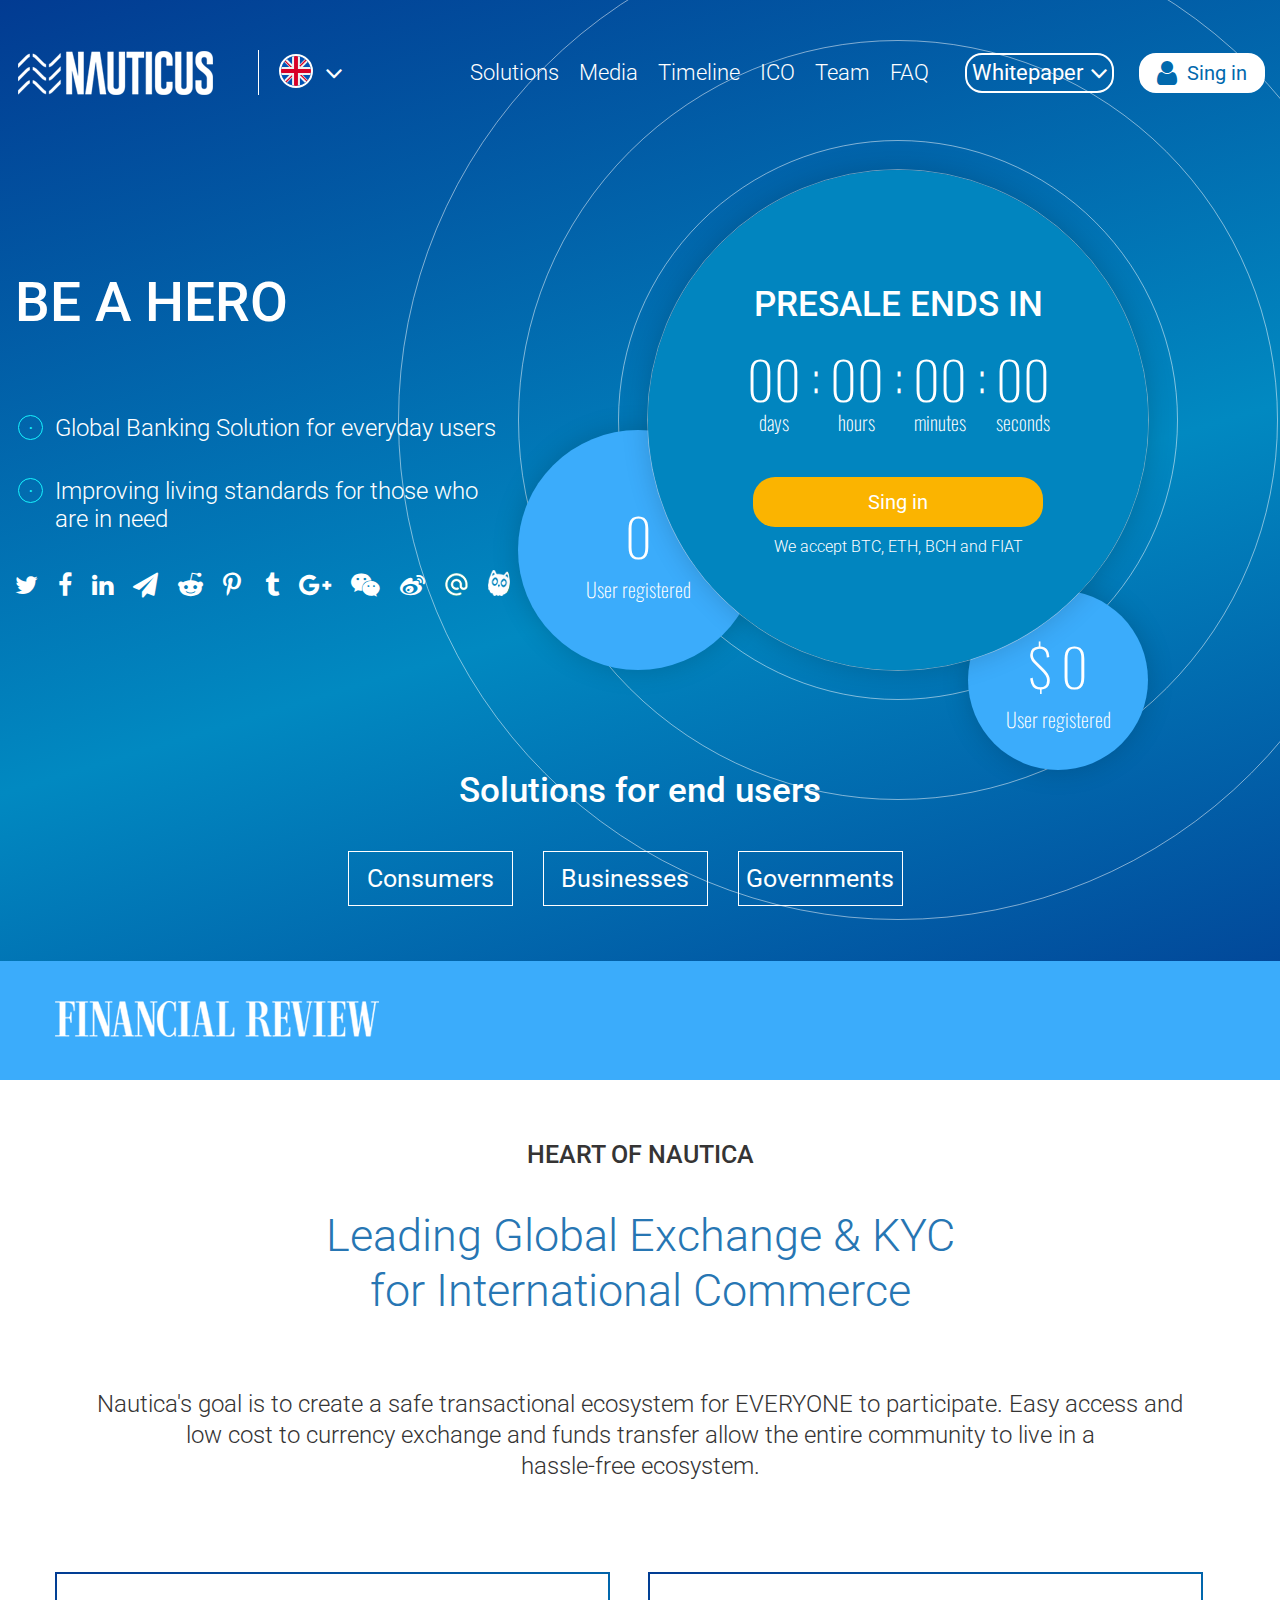
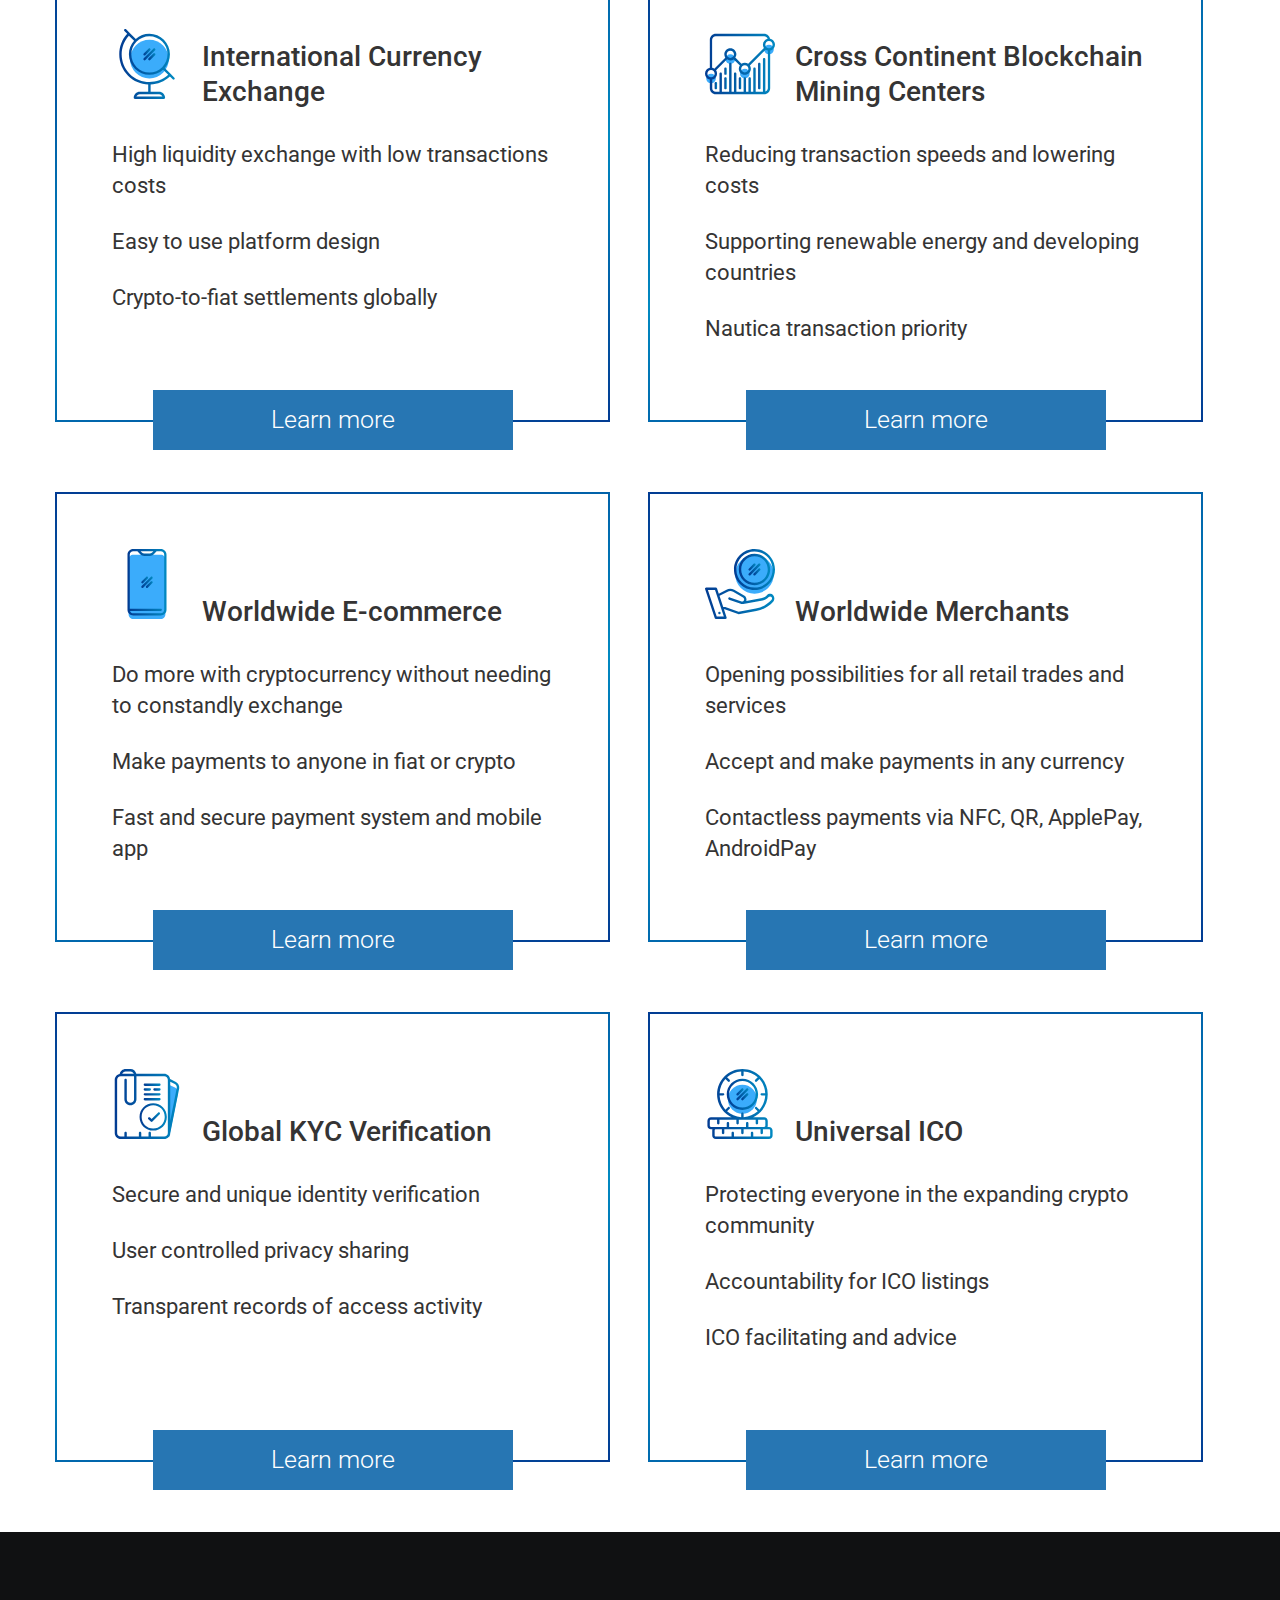
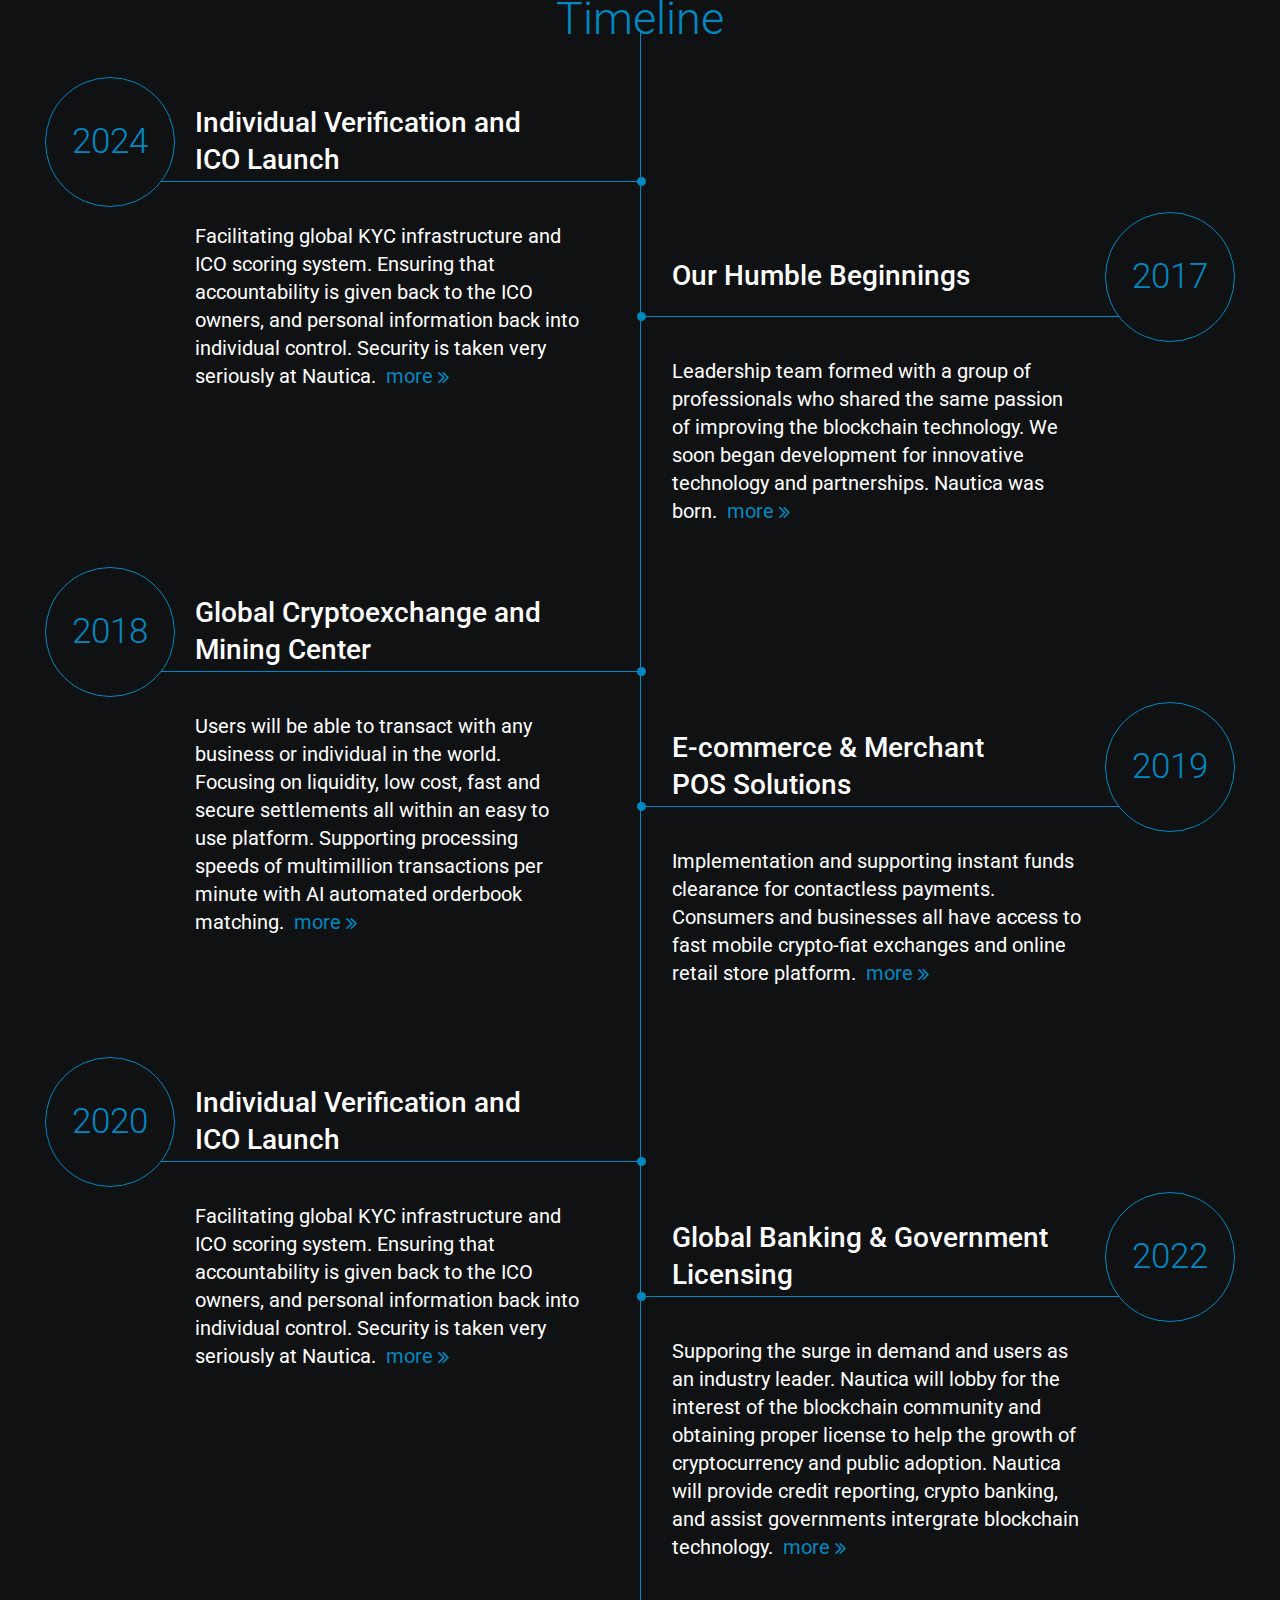
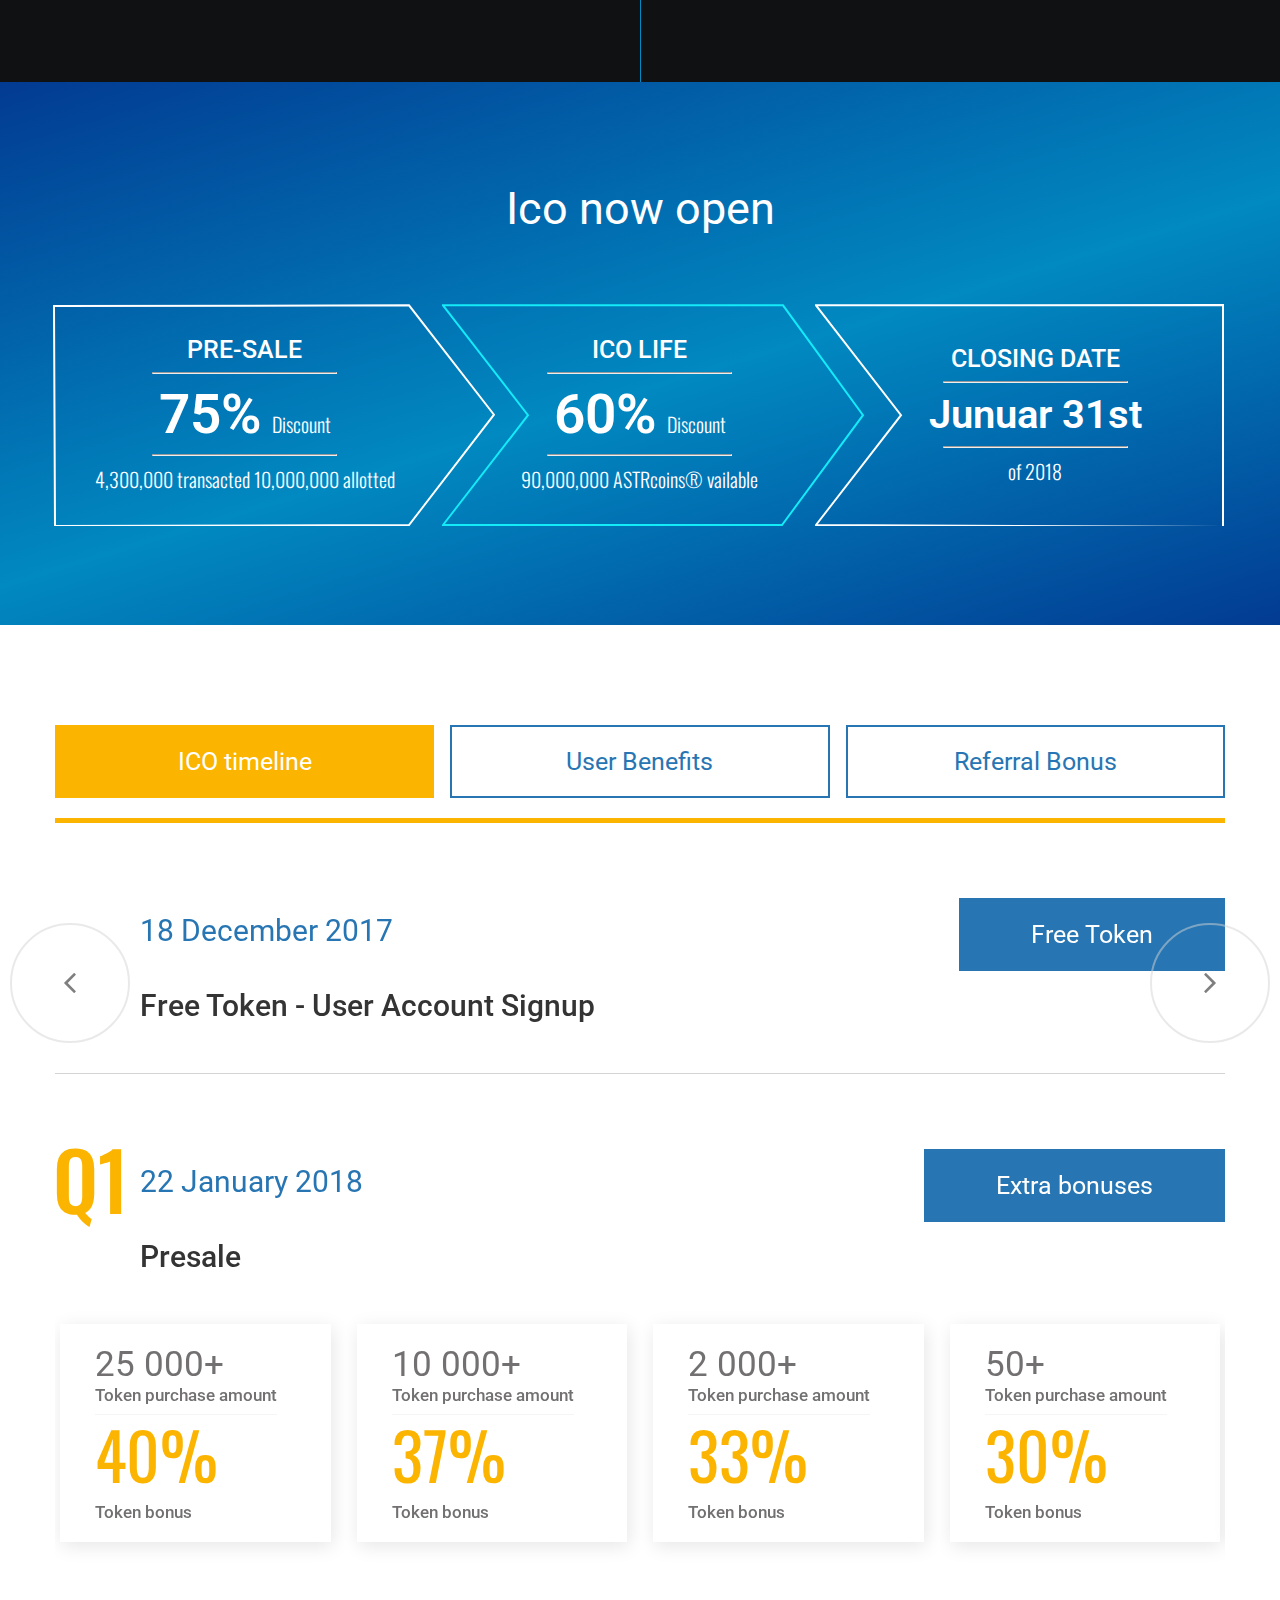
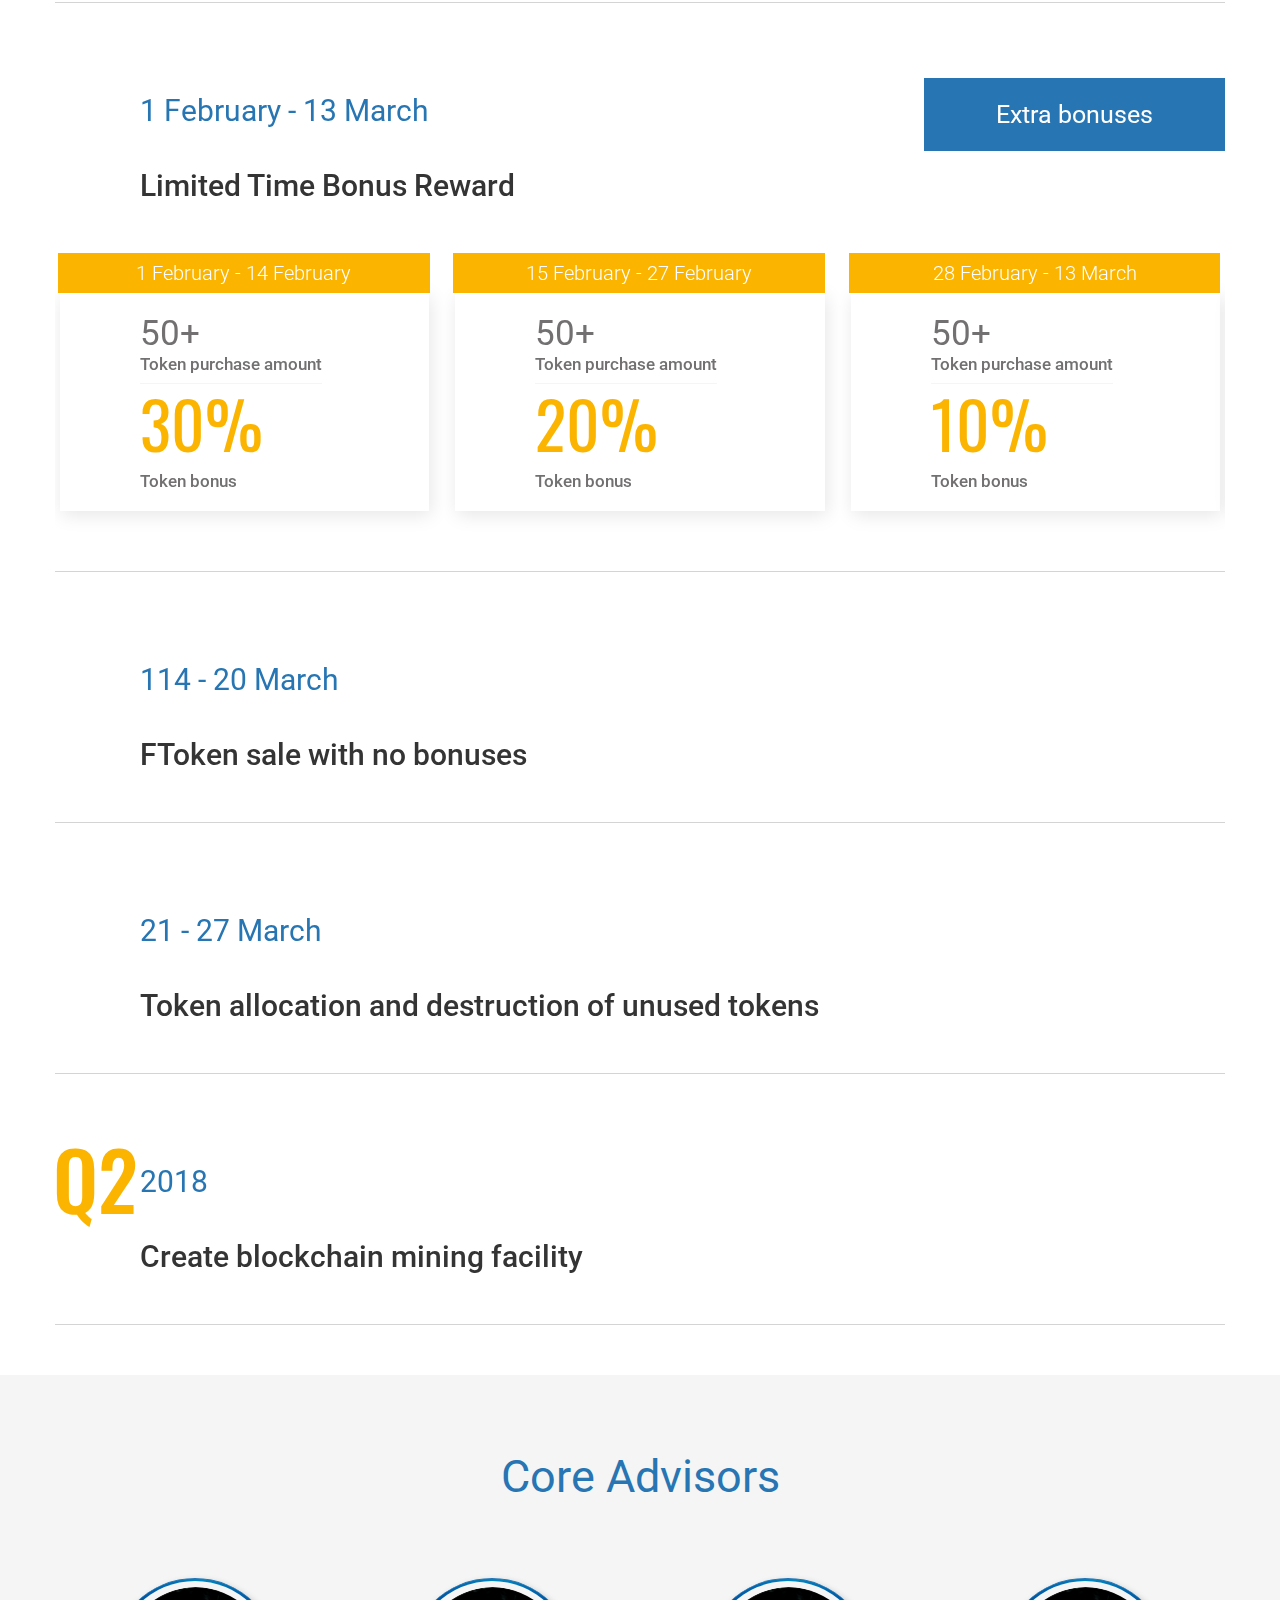
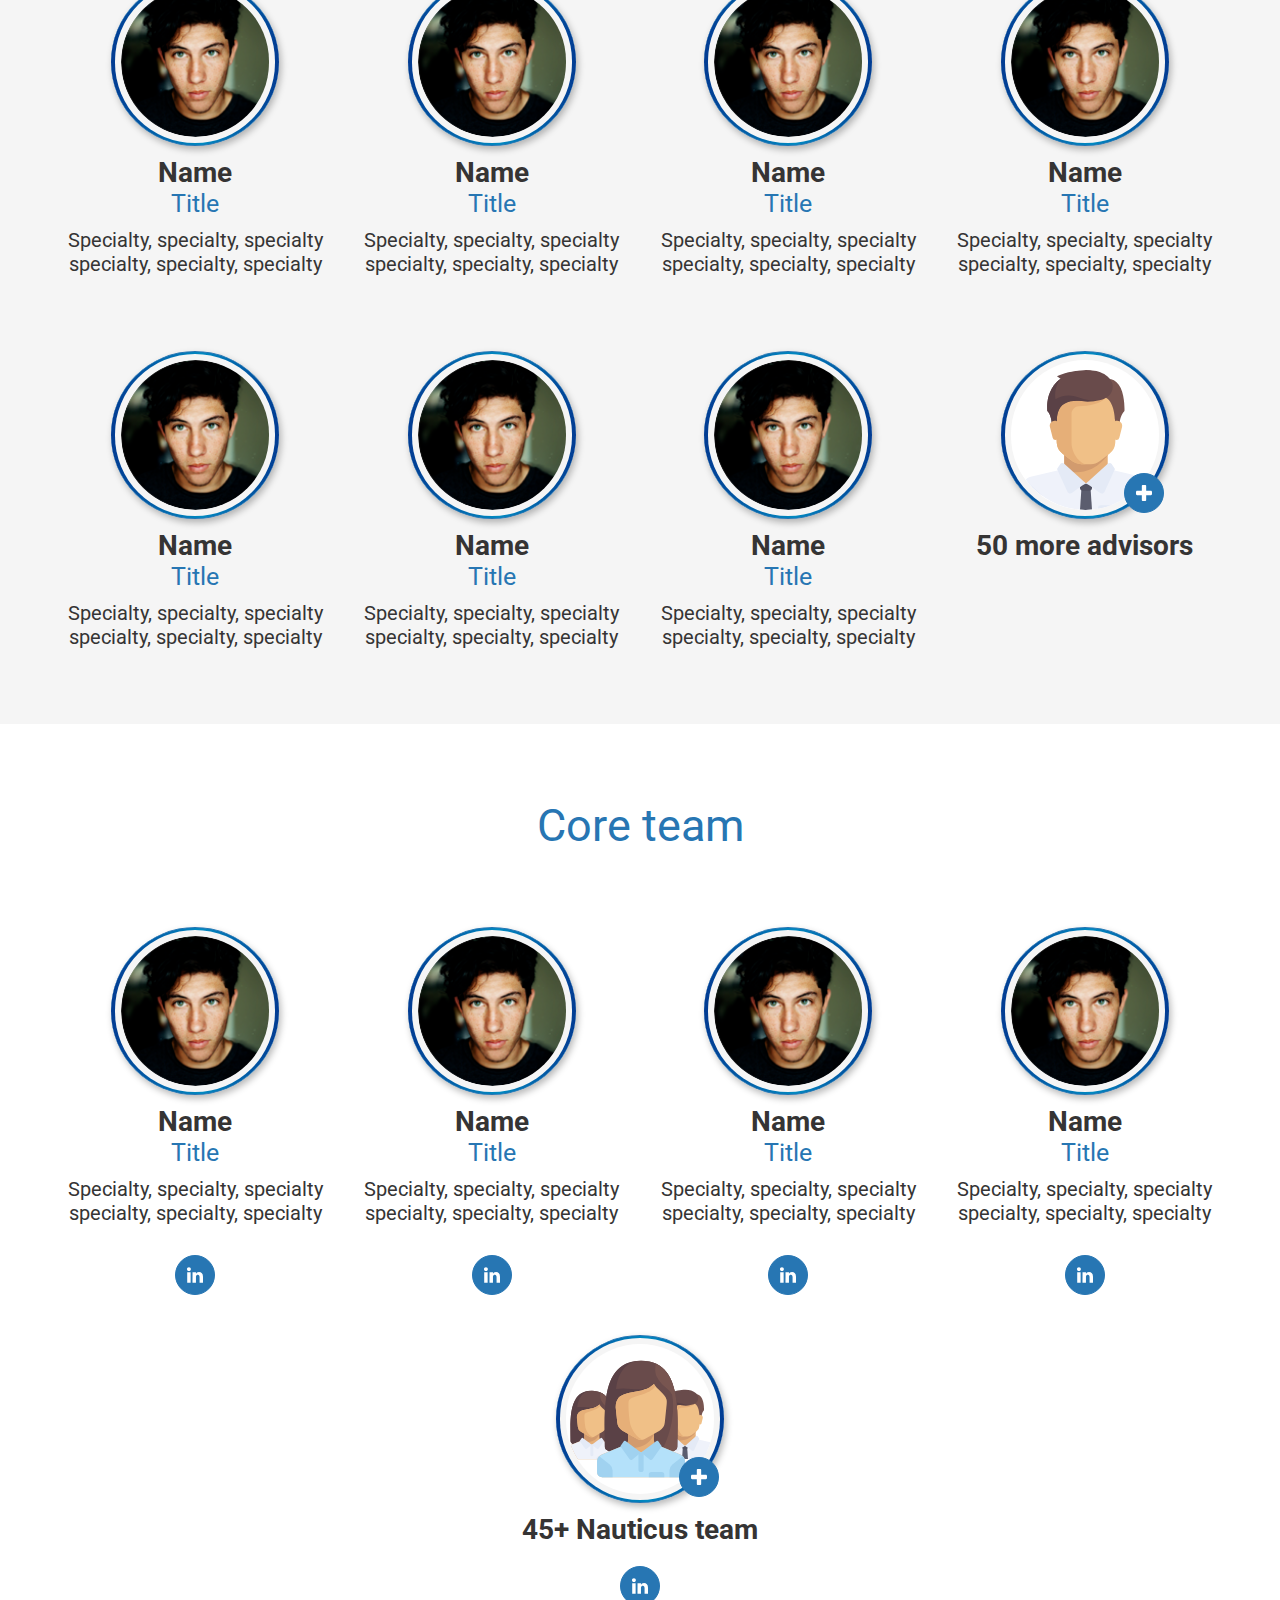
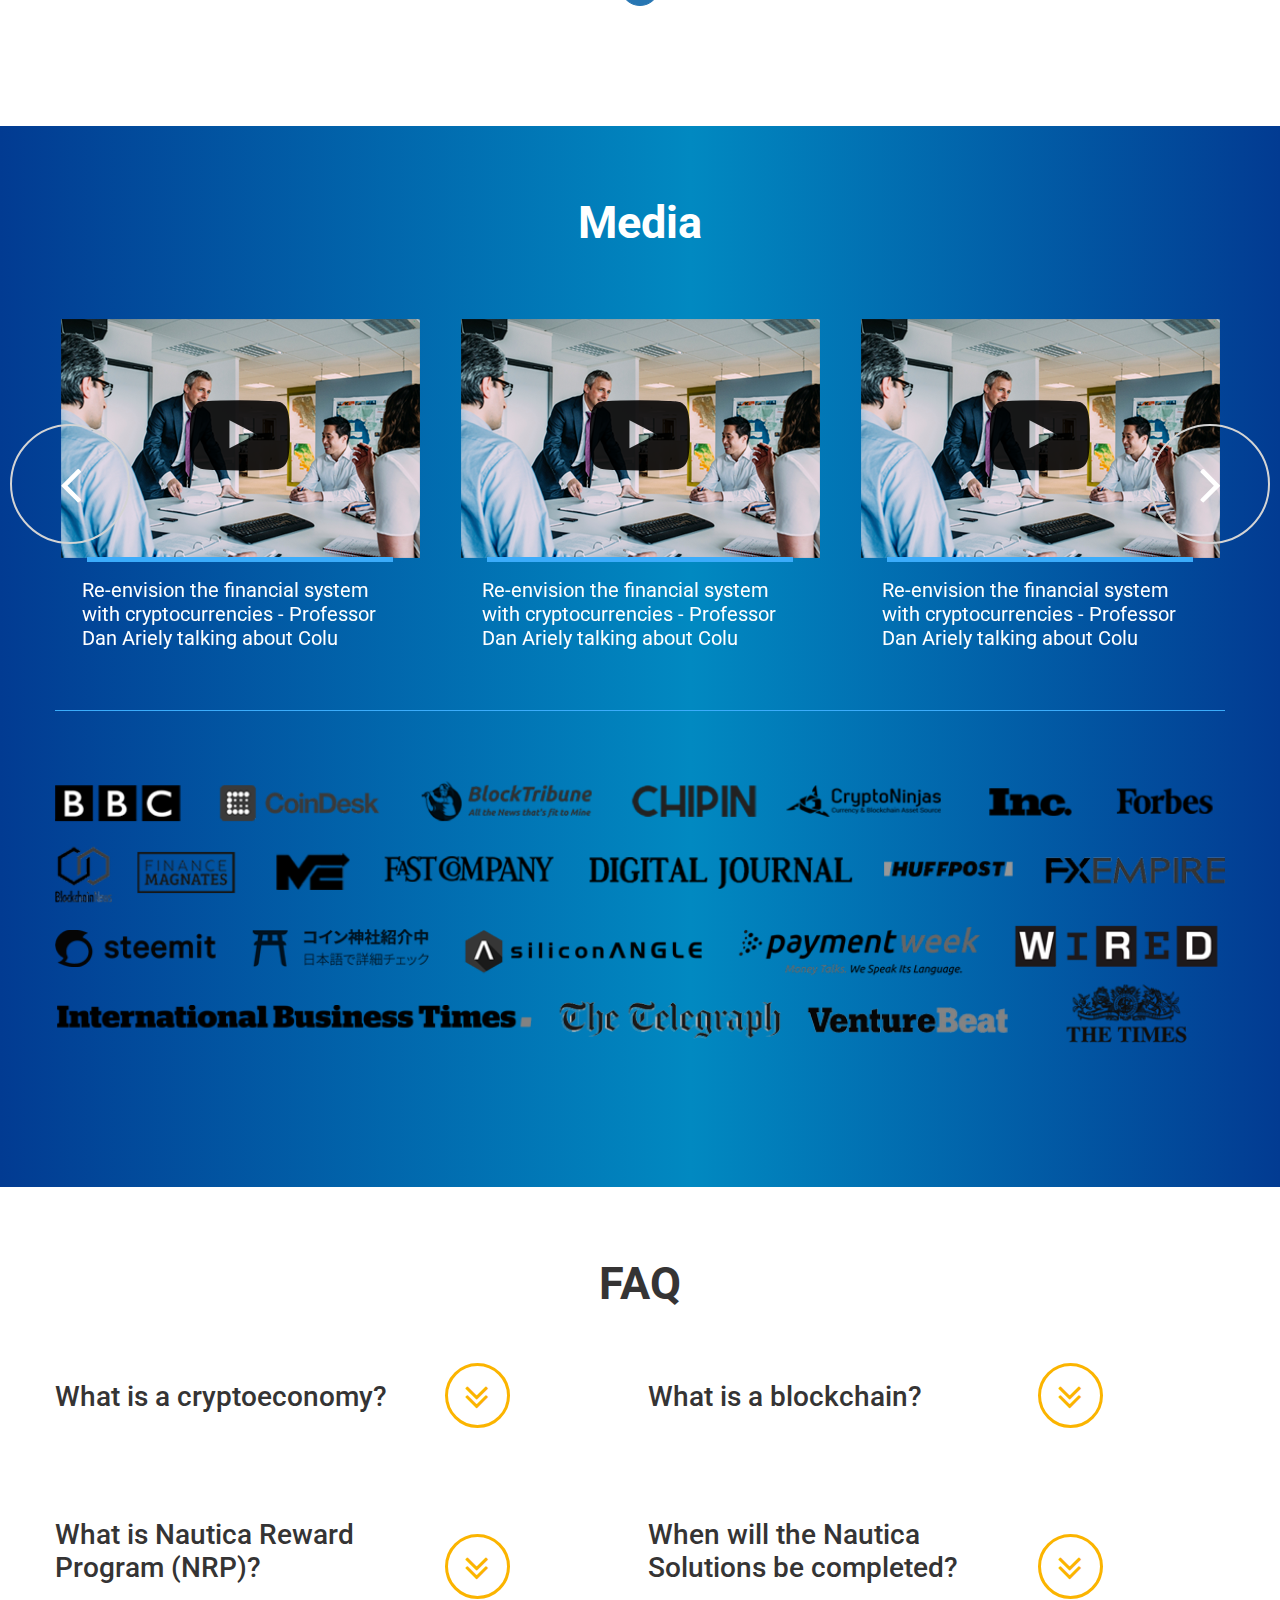
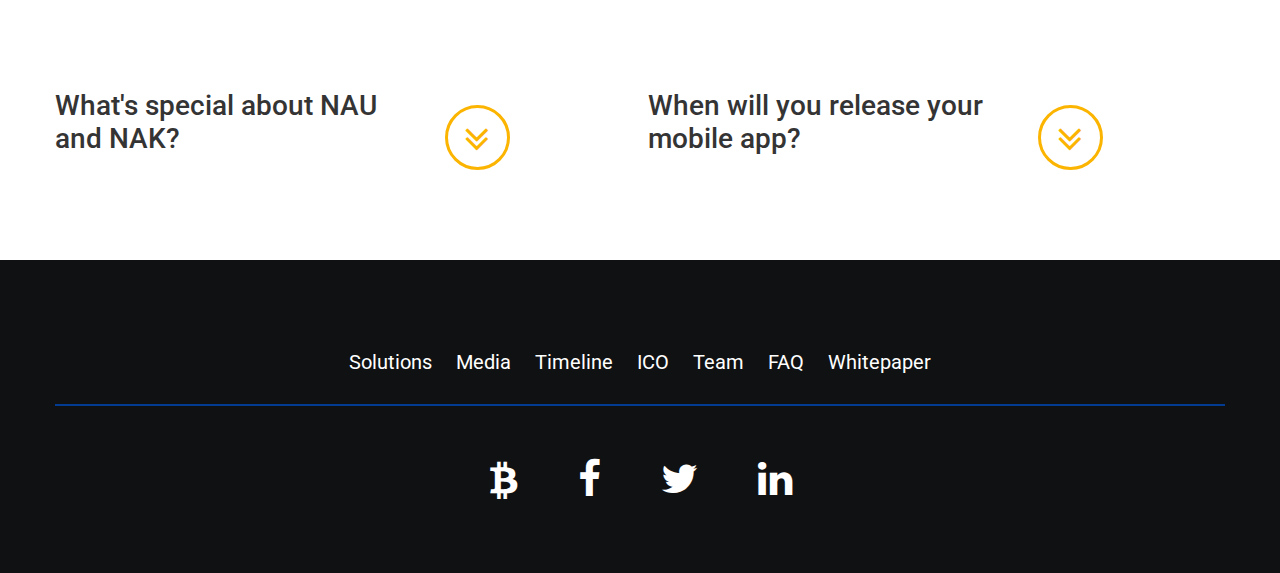
<file: docs/index.html>
<!DOCTYPE html>
<html>

  <head>
    <meta charset="utf-8">
    <title>Index Page</title>
    <meta http-equiv="X-UA-Compatible" content="IE=Edge">
    <meta name="viewport" content="width=device-width, initial-scale=1">
    <meta name="theme-color" content="#fff">
    <meta name="format-detection" content="telephone=no">
    <link rel="stylesheet" media="all" href="css/app.css">
    <link href="https://fonts.googleapis.com/css?family=Oswald:200,300,400,500,600,700|Roboto+Condensed:300,300i,400,400i,700,700i|Roboto:100,100i,300,300i,400,400i,500,500i,600,700,700i,900,900i&amp;amp;subset=cyrillic" rel="stylesheet">
    <link rel="stylesheet" href="https://maxcdn.bootstrapcdn.com/font-awesome/4.7.0/css/font-awesome.min.css">
  </head>

  <body>
    <!--BEGIN out-->
    <div class="out">
      <!--BEGIN header-->
      <div class="lang__body"></div>
      <header class="header">
        <div class="open-menu"><i class="fa fa-bars"></i></div>
        <div class="container">
          <div class="row middle-xs">
            <div class="col-md-3 col-sm-6 col-xs-12 flex middle-xs first-sm first-md center-xs">
              <div class="header__logo"><img src="img/logo.png" alt="Nauticus"></div>
              <div class="header__lang flex middle-xs"><span></span><a href="#"><img src="img/lang/popular/united-kingdom.svg" alt="" class="lang__img"></a></div>
            </div>
            <div class="col-md-6 end-sm col-sm-12 first-md">
              <nav>
                <ul>
                  <li><a href="#">Solutions</a></li>
                  <li><a href="#">Media</a></li>
                  <li><a href="#">Timeline</a></li>
                  <li><a href="#">ICO</a></li>
                  <li><a href="#">Team</a></li>
                  <li><a href="#">FAQ</a></li>
                </ul>
              </nav>
            </div>
            <div class="col-md-3 col-sm-6 col-xs-12 flex end-sm center-xs first-sm">
              <div class="header__whitepaper"><span>Whitepaper</span>
                <ul>
                  <li>Exchange</li>
                  <li>Mining</li>
                  <li>Ecommerce</li>
                  <li>Merchants</li>
                  <li>KYC verification</li>
                  <li>ICO gateway</li>
                  <li>Summary</li>
                </ul>
              </div><a href="#" class="header__sing"><span>Sing in</span></a></div>
          </div>
        </div>
      </header>
      <div class="mobile-menu">
        <div class="close-menu"><i class="fa fa-times-circle"></i></div>
        <nav>
          <ul>
            <li><a href="#">Solutions</a></li>
            <li><a href="#">Media</a></li>
            <li><a href="#">Timeline</a></li>
            <li><a href="#">ICO</a></li>
            <li><a href="#">Team</a></li>
            <li><a href="#">FAQ</a></li>
          </ul>
        </nav>
      </div>
      <div class="lang__block">
        <div class="lang__block__popular">
          <h2>Popular languages</h2><a href="#"><img src="img/lang/popular/united-kingdom.svg" alt=""></a><a href="#"><img src="img/lang/popular/china.svg" alt=""></a><a href="#"><img src="img/lang/popular/spain.svg" alt=""></a><a href="#"><img src="img/lang/popular/saudi-arabia.svg" alt=""></a>
          <a
            href="#"><img src="img/lang/popular/portugal.svg" alt=""></a><a href="#"><img src="img/lang/popular/indonesia.svg" alt=""></a><a href="#"><img src="img/lang/popular/malaysia.svg" alt=""></a><a href="#"><img src="img/lang/popular/japan.svg" alt=""></a>
            <a
              href="#"><img src="img/lang/popular/russia.svg" alt=""></a><a href="#"><img src="img/lang/popular/france.svg" alt=""></a><a href="#"><img src="img/lang/popular/germany.svg" alt=""></a><a href="#"><img src="img/lang/popular/south-korea.svg" alt=""></a></div>
        <div
          class="lang__block__others">
          <h2>Others</h2><a href="#"><img src="img/lang/others/africa.svg" alt=""></a><a href="#"><img src="img/lang/others/albania.svg" alt=""></a><a href="#"><img src="img/lang/others/armenia.svg" alt=""></a><a href="#"><img src="img/lang/others/azerbaijan.svg" alt=""></a>
          <a
            href="#"><img src="img/lang/others/basque-country.svg" alt=""></a><a href="#"><img src="img/lang/others/belarus.svg" alt=""></a><a href="#"><img src="img/lang/others/belgium.svg" alt=""></a><a href="#"><img src="img/lang/others/bosnia-and-herzegovina.svg" alt=""></a>
            <a
              href="#"><img src="img/lang/others/bulgaria.svg" alt=""></a><a href="#"><img src="img/lang/others/cambodia.svg" alt=""></a><a href="#"><img src="img/lang/others/central-african-republic.svg" alt=""></a><a href="#"><img src="img/lang/others/china.svg" alt=""></a>
              <a
                href="#"><img src="img/lang/others/croatia.svg" alt=""></a><a href="#"><img src="img/lang/others/czech-republic.svg" alt=""></a><a href="#"><img src="img/lang/others/denmark.svg" alt=""></a><a href="#"><img src="img/lang/others/estonia.svg" alt=""></a>
                <a
                  href="#"><img src="img/lang/others/finland.svg" alt=""></a><a href="#"><img src="img/lang/others/georgia.svg" alt=""></a><a href="#"><img src="img/lang/others/greece.svg" alt=""></a><a href="#"><img src="img/lang/others/haiti.svg" alt=""></a>
                  <a
                    href="#"><img src="img/lang/others/hawaii.svg" alt=""></a><a href="#"><img src="img/lang/others/hong-kong.svg" alt=""></a><a href="#"><img src="img/lang/others/hungary.svg" alt=""></a><a href="#"><img src="img/lang/others/iceland.svg" alt=""></a>
                    <a
                      href="#"><img src="img/lang/others/india.svg" alt=""></a><a href="#"><img src="img/lang/others/iran.svg" alt=""></a><a href="#"><img src="img/lang/others/ireland.svg" alt=""></a><a href="#"><img src="img/lang/others/israel.svg" alt=""></a>
                      <a
                        href="#"><img src="img/lang/others/italy.svg" alt=""></a><a href="#"><img src="img/lang/others/kazakhstan.svg" alt=""></a><a href="#"><img src="img/lang/others/laos.svg" alt=""></a><a href="#"><img src="img/lang/others/latvia.svg" alt=""></a>
                        <a
                          href="#"><img src="img/lang/others/lithuania.svg" alt=""></a><a href="#"><img src="img/lang/others/malaysia.svg" alt=""></a><a href="#"><img src="img/lang/others/malta.svg" alt=""></a><a href="#"><img src="img/lang/others/mongolia.svg" alt=""></a>
                          <a
                            href="#"><img src="img/lang/others/nepal.svg" alt=""></a><a href="#"><img src="img/lang/others/netherlands.svg" alt=""></a><a href="#"><img src="img/lang/others/new-zealand.svg" alt=""></a><a href="#"><img src="img/lang/others/nigeria.svg" alt=""></a>
                            <a
                              href="#"><img src="img/lang/others/norway.svg" alt=""></a><a href="#"><img src="img/lang/others/philippines.svg" alt=""></a><a href="#"><img src="img/lang/others/poland.svg" alt=""></a><a href="#"><img src="img/lang/others/republic-of-macedonia.svg" alt=""></a>
                              <a
                                href="#"><img src="img/lang/others/romania.svg" alt=""></a><a href="#"><img src="img/lang/others/samoa.svg" alt=""></a><a href="#"><img src="img/lang/others/scotland.svg" alt=""></a><a href="#"><img src="img/lang/others/serbia.svg" alt=""></a>
                                <a
                                  href="#"><img src="img/lang/others/singapore.svg" alt=""></a><a href="#"><img src="img/lang/others/slovakia.svg" alt=""></a><a href="#"><img src="img/lang/others/slovenia.svg" alt=""></a><a href="#"><img src="img/lang/others/somalia.svg" alt=""></a>
                                  <a
                                    href="#"><img src="img/lang/others/sweden.svg" alt=""></a><a href="#"><img src="img/lang/others/thailand.svg" alt=""></a><a href="#"><img src="img/lang/others/turkey.svg" alt=""></a><a href="#"><img src="img/lang/others/ukraine.svg" alt=""></a>
                                    <a
                                      href="#"><img src="img/lang/others/united-arab-emirates.svg" alt=""></a><a href="#"><img src="img/lang/others/vietnam.svg" alt=""></a><a href="#"><img src="img/lang/others/wales.svg" alt=""></a></div>
    </div>
    <!--END header-->
    <section class="intro">
      <div class="container">
        <div class="row">
          <div class="col-md-6 col-xs-12">
            <div class="intro__block">
              <h2>Be a hero</h2>
              <ul>
                <li>Global Banking Solution for everyday users</li>
                <li>Improving living standards for those who are in need</li>
              </ul>
            </div>
            <div class="intro__social"><a href="" class="fa fa-twitter"></a><a href="" class="fa fa-facebook"></a><a href="" class="fa fa-linkedin"></a><a href="" class="fa fa-paper-plane"></a><a href="" class="fa fa-reddit-alien"></a><a href="" class="fa fa-pinterest-p"></a>
              <a
                href="" class="fa fa-tumblr"></a><a href="" class="fa fa-google-plus"></a><a href="" class="fa fa-weixin"></a><a href="" class="fa fa-weibo"></a><a href=""><img src="img/icon_social-1.png" alt=""></a><a href=""><img src="img/icon_social-2.png" alt=""></a><a href=""><img src="img/icon_social-3.png" alt=""></a></div>
          </div>
          <div class="col-md-6 col-xs-12">
            <div id="timer" class="intro__timer">
              <div class="intro__timer__circle"></div>
              <div class="intro__timer__circle"></div>
              <div class="intro__timer__circle"></div>
              <div class="intro__timer__bg">
                <h3>Presale ends in</h3>
                <div class="intro__timer__block">
                  <div class="intro__timer__block__days">
                    <p id="days">00</p><span>days</span></div>
                  <div class="intro__timer__block__dotter">:</div>
                  <div class="intro__timer__block__hours">
                    <p id="hours">00</p><span>hours</span></div>
                  <div class="intro__timer__block__dotter">:</div>
                  <div class="intro__timer__block__minutes">
                    <p id="minutes">00</p><span>minutes</span></div>
                  <div class="intro__timer__block__dotter">:</div>
                  <div class="intro__timer__block__seconds">
                    <p id="seconds">00</p><span>seconds</span></div>
                </div>
                <div class="intro__timer__btn"><a href="#">Sing in</a><span>We accept BTC, ETH, BCH and FIAT</span></div>
              </div>
              <div class="intro__timer__user">
                <p>0</p><span>User registered</span></div>
              <div class="intro__timer__collected">
                <p>$ 0</p><span>User registered</span></div>
            </div>
          </div>
          <div class="col-xs-12">
            <div class="intro__solutions">
              <h3>Solutions for end users</h3>
              <div class="flex"><a href="" class="intro__solutions__btn">Consumers</a><a href="" class="intro__solutions__btn">Businesses</a><a href="" class="intro__solutions__btn">Governments</a></div>
            </div>
          </div>
        </div>
      </div>
      <div class="intro__bottom__slider">
        <div class="container">
          <div class="row middle-xs">
            <div class="col-xs-12">
              <div class="swiper-container intro-slider">
                <div class="swiper-wrapper">
                  <div class="swiper-slide"><img src="img/intro-slider/logo-1.png" alt=""></div>
                  <div class="swiper-slide"><img src="img/intro-slider/logo-2.png" alt=""></div>
                  <div class="swiper-slide"><img src="img/intro-slider/logo-3.png" alt=""></div>
                  <div class="swiper-slide"><img src="img/intro-slider/logo-4.png" alt=""></div>
                  <div class="swiper-slide"><img src="img/intro-slider/logo-2.png" alt=""></div>
                </div>
              </div>
            </div>
          </div>
        </div>
      </div>
    </section>
    <section class="global">
      <div class="container">
        <div class="row">
          <div class="col-xs-12">
            <div class="global__heading"><span>Heart of Nautica</span>
              <h2>Leading Global Exchange & KYC <br>for International Commerce</h2>
              <p>Nautica's goal is to create a safe transactional ecosystem for EVERYONE to participate. Easy access and <br>low cost to currency exchange and funds transfer allow the entire community to live in a <br>hassle-free ecosystem.</p>
            </div>
          </div>
          <div class="col-sm-6 col-xs-12 global__block--margin">
            <div class="global__block">
              <div class="global__block__heading"><img src="img/global/earth-globe.svg" alt="">
                <h2>International Currency<br>Exchange </h2>
              </div>
              <ul>
                <li>High liquidity exchange with low transactions costs</li>
                <li>Easy to use platform design</li>
                <li>Crypto-to-fiat settlements globally</li>
              </ul><a href="#">Learn more</a></div>
          </div>
          <div class="col-sm-6 col-xs-12 global__block--margin">
            <div class="global__block">
              <div class="global__block__heading"><img src="img/global/line-chart.svg" alt="">
                <h2>Cross Continent Blockchain<br>Mining Centers</h2>
              </div>
              <ul>
                <li>Reducing transaction speeds and lowering costs</li>
                <li>Supporting renewable energy and developing countries</li>
                <li>Nautica transaction priority</li>
              </ul><a href="#">Learn more</a></div>
          </div>
          <div class="col-sm-6 col-xs-12 global__block--margin">
            <div class="global__block">
              <div class="global__block__heading"><img src="img/global/smartphone.svg" alt="">
                <h2>Worldwide E-commerce</h2>
              </div>
              <ul>
                <li>Do more with cryptocurrency without needing to constandly exchange</li>
                <li>Make payments to anyone in fiat or crypto</li>
                <li>Fast and secure payment system and mobile app</li>
              </ul><a href="#">Learn more</a></div>
          </div>
          <div class="col-sm-6 col-xs-12 global__block--margin">
            <div class="global__block">
              <div class="global__block__heading"><img src="img/global/get-money.svg" alt="">
                <h2>Worldwide Merchants</h2>
              </div>
              <ul>
                <li>Opening possibilities for all retail trades and services</li>
                <li>Accept and make payments in any currency</li>
                <li>Contactless payments via NFC, QR, ApplePay, AndroidPay</li>
              </ul><a href="#">Learn more</a></div>
          </div>
          <div class="col-sm-6 col-xs-12 global__block--margin">
            <div class="global__block">
              <div class="global__block__heading"><img src="img/global/documents.svg" alt="">
                <h2>Global KYC Verification</h2>
              </div>
              <ul>
                <li>Secure and unique identity verification</li>
                <li>User controlled privacy sharing</li>
                <li>Transparent records of access activity</li>
              </ul><a href="#">Learn more</a></div>
          </div>
          <div class="col-sm-6 col-xs-12 global__block--margin">
            <div class="global__block">
              <div class="global__block__heading"><img src="img/global/money.svg" alt="">
                <h2>Universal ICO </h2>
              </div>
              <ul>
                <li>Protecting everyone in the expanding crypto community</li>
                <li>Accountability for ICO listings</li>
                <li>ICO facilitating and advice</li>
              </ul><a href="#">Learn more</a></div>
          </div>
        </div>
      </div>
    </section>
    <section class="timeline">
      <div class="timeline__wrapper">
        <h1>Timeline</h1>
        <div class="timeline__card timeline__card--step1">
          <div class="head">
            <div class="number-box"><span>2017</span></div>
            <h2>Our Humble Beginnings</h2>
          </div>
          <div class="body">
            <p>Leadership team formed with a group of professionals who shared the same passion of improving the blockchain technology. We soon began development for innovative technology and partnerships. Nautica was born.<a href="#">more<i class="fa fa-angle-double-right"></i></a></p>
          </div>
        </div>
        <div class="timeline__card timeline__card--step2">
          <div class="head">
            <div class="number-box"><span>2018</span></div>
            <h2>Global Cryptoexchange and <br>Mining Center</h2>
          </div>
          <div class="body">
            <p>Users will be able to transact with any business or individual in the world. Focusing on liquidity, low cost, fast and secure settlements all within an easy to use platform. Supporting processing speeds of multimillion transactions per minute
              with AI automated orderbook matching.<a href="#">more<i class="fa fa-angle-double-right"></i></a></p>
          </div>
        </div>
        <div class="timeline__card timeline__card--step3">
          <div class="head">
            <div class="number-box"><span>2019</span></div>
            <h2>E-commerce & Merchant <br>POS Solutions</h2>
          </div>
          <div class="body">
            <p>Implementation and supporting instant funds clearance for contactless payments. Consumers and businesses all have access to fast mobile crypto-fiat exchanges and online retail store platform.<a href="#">more<i class="fa fa-angle-double-right"></i></a></p>
          </div>
        </div>
        <div class="timeline__card timeline__card--step4">
          <div class="head">
            <div class="number-box"><span>2020</span></div>
            <h2>Individual Verification and <br>ICO Launch</h2>
          </div>
          <div class="body">
            <p>Facilitating global KYC infrastructure and ICO scoring system. Ensuring that accountability is given back to the ICO owners, and personal information back into individual control. Security is taken very seriously at Nautica.<a href="#">more<i class="fa fa-angle-double-right"></i></a></p>
          </div>
        </div>
        <div class="timeline__card timeline__card--step5">
          <div class="head">
            <div class="number-box"><span>2022</span></div>
            <h2>Global Banking & Government <br>Licensing</h2>
          </div>
          <div class="body">
            <p>Supporing the surge in demand and users as an industry leader. Nautica will lobby for the interest of the blockchain community and obtaining proper license to help the growth of cryptocurrency and public adoption. Nautica will provide credit
              reporting, crypto banking, and assist governments intergrate blockchain technology.<a href="#">more<i class="fa fa-angle-double-right"></i></a></p>
          </div>
        </div>
        <div class="timeline__card timeline__card--step5">
          <div class="head">
            <div class="number-box"><span>2024</span></div>
            <h2>Individual Verification and <br>ICO Launch</h2>
          </div>
          <div class="body">
            <p>Facilitating global KYC infrastructure and ICO scoring system. Ensuring that accountability is given back to the ICO owners, and personal information back into individual control. Security is taken very seriously at Nautica.<a href="#">more<i class="fa fa-angle-double-right"></i></a></p>
          </div>
        </div>
      </div>
    </section>
    <section class="ico">
      <div class="container">
        <div class="row">
          <div class="col-xs-12 center-xs">
            <h2>Ico now open</h2>
          </div>
          <div class="col-md-4 col-sm-12 col-xs-12">
            <div class="ico__block ico__block--1">
              <h3>Pre-sale</h3>
              <hr>
              <div class="ico__block__percent">
                <p>75%</p><span>Discount</span></div>
              <hr><span>4,300,000 transacted 10,000,000 allotted</span></div>
          </div>
          <div class="col-md-4 col-sm-12 col-xs-12">
            <div class="ico__block ico__block--2">
              <h3>Ico life</h3>
              <hr>
              <div class="ico__block__percent">
                <p>60%</p><span>Discount</span></div>
              <hr><span>90,000,000 ASTRcoins®  vailable</span></div>
          </div>
          <div class="col-md-4 col-sm-12 col-xs-12">
            <div class="ico__block ico__block--3">
              <h3>Closing date</h3>
              <hr>
              <div class="ico__block__percent">
                <p>Junuar 31st</p>
              </div>
              <hr><span>of 2018</span></div>
          </div>
        </div>
      </div>
    </section>
    <div class="date">
      <div class="container">
        <div class="date__pagination">
          <div class="row center-xs">
            <div class="col-md-4">
              <div class="date__pagination__block date__pagination__block--1 active">
                <h2>ICO timeline</h2>
              </div>
            </div>
            <div class="col-md-4">
              <div class="date__pagination__block date__pagination__block--2">
                <h2>User Benefits</h2>
              </div>
            </div>
            <div class="col-md-4">
              <div class="date__pagination__block date__pagination__block--3">
                <h2>Referral Bonus</h2>
              </div>
            </div>
          </div>
        </div>
        <div id="date" class="swiper-container">
          <div class="swiper-wrapper">
            <div class="swiper-slide">
              <div class="date__block">
                <div class="row">
                  <div class="col-md-7"><span>18 December 2017</span>
                    <p>Free Token - User Account Signup</p>
                  </div>
                  <div class="col-md-5 end-md"><a href="#">Free Token</a></div>
                </div>
              </div>
              <div class="date__block__bottom"></div>
              <div class="date__block">
                <div class="row">
                  <div class="col-md-7"><span>22 January 2018<p>Q1</p></span>
                    <p>Presale</p>
                  </div>
                  <div class="col-md-5 end-md"><a href="#">Extra bonuses</a></div>
                </div>
              </div>
              <div class="date__block__bottom">
                <div class="row">
                  <div class="col-md-3">
                    <div class="date__block__bottom__presale"><span>25 000+</span>
                      <p>Token purchase amount<span></span></p><b>40%</b>
                      <p>Token bonus</p>
                    </div>
                  </div>
                  <div class="col-md-3">
                    <div class="date__block__bottom__presale"><span>10 000+</span>
                      <p>Token purchase amount<span></span></p><b>37%</b>
                      <p>Token bonus</p>
                    </div>
                  </div>
                  <div class="col-md-3">
                    <div class="date__block__bottom__presale"><span>2 000+</span>
                      <p>Token purchase amount<span></span></p><b>33%</b>
                      <p>Token bonus</p>
                    </div>
                  </div>
                  <div class="col-md-3">
                    <div class="date__block__bottom__presale"><span>50+</span>
                      <p>Token purchase amount<span></span></p><b>30%</b>
                      <p>Token bonus</p>
                    </div>
                  </div>
                </div>
              </div>
              <div class="date__block">
                <div class="row">
                  <div class="col-md-7"><span>1 February - 13 March</span>
                    <p>Limited Time Bonus Reward</p>
                  </div>
                  <div class="col-md-5 end-md"><a href="#">Extra bonuses</a></div>
                </div>
              </div>
              <div class="date__block__bottom">
                <div class="row">
                  <div class="col-md-4">
                    <h3>1 February - 14 February </h3>
                    <div class="date__block__bottom__presale date__block__bottom__presale--limited"><span>50+</span>
                      <p>Token purchase amount<span></span></p><b>30%</b>
                      <p>Token bonus</p>
                    </div>
                  </div>
                  <div class="col-md-4">
                    <h3>15 February - 27 February </h3>
                    <div class="date__block__bottom__presale date__block__bottom__presale--limited"><span>50+</span>
                      <p>Token purchase amount<span></span></p><b>20%</b>
                      <p>Token bonus</p>
                    </div>
                  </div>
                  <div class="col-md-4">
                    <h3>28 February - 13 March</h3>
                    <div class="date__block__bottom__presale date__block__bottom__presale--limited"><span>50+</span>
                      <p>Token purchase amount<span></span></p><b>10%</b>
                      <p>Token bonus</p>
                    </div>
                  </div>
                </div>
              </div>
              <div class="date__block">
                <div class="row">
                  <div class="col-md-12"><span>114 - 20 March</span>
                    <p>FToken sale with no bonuses</p>
                  </div>
                </div>
              </div>
              <div class="date__block__bottom"></div>
              <div class="date__block">
                <div class="row">
                  <div class="col-md-12"><span>21 - 27 March</span>
                    <p>Token allocation and destruction of unused tokens</p>
                  </div>
                </div>
              </div>
              <div class="date__block__bottom"></div>
              <div class="date__block">
                <div class="row">
                  <div class="col-md-12"><span>2018<p>Q2</p></span>
                    <p>Create blockchain mining facility</p>
                  </div>
                </div>
              </div>
              <div class="date__block__bottom"></div>
            </div>
            <div class="swiper-slide">
              <div class="date__block">
                <div class="row">
                  <div class="col-md-7"><span>18 December 2017</span>
                    <p>Free Token - User Account Signup</p>
                  </div>
                  <div class="col-md-5 end-md"><a href="#">Free Token</a></div>
                </div>
              </div>
              <div class="date__block__bottom"></div>
              <div class="date__block">
                <div class="row">
                  <div class="col-md-7"><span>22 January 2018<p>Q1</p></span>
                    <p>Presale</p>
                  </div>
                  <div class="col-md-5 end-md"><a href="#">Extra bonuses</a></div>
                </div>
              </div>
              <div class="date__block__bottom">
                <div class="row">
                  <div class="col-md-3">
                    <div class="date__block__bottom__presale"><span>25 000+</span>
                      <p>Token purchase amount<span></span></p><b>40%</b>
                      <p>Token bonus</p>
                    </div>
                  </div>
                  <div class="col-md-3">
                    <div class="date__block__bottom__presale"><span>10 000+</span>
                      <p>Token purchase amount<span></span></p><b>37%</b>
                      <p>Token bonus</p>
                    </div>
                  </div>
                  <div class="col-md-3">
                    <div class="date__block__bottom__presale"><span>2 000+</span>
                      <p>Token purchase amount<span></span></p><b>33%</b>
                      <p>Token bonus</p>
                    </div>
                  </div>
                  <div class="col-md-3">
                    <div class="date__block__bottom__presale"><span>50+</span>
                      <p>Token purchase amount<span></span></p><b>30%</b>
                      <p>Token bonus</p>
                    </div>
                  </div>
                </div>
              </div>
              <div class="date__block">
                <div class="row">
                  <div class="col-md-7"><span>1 February - 13 March</span>
                    <p>Limited Time Bonus Reward</p>
                  </div>
                  <div class="col-md-5 end-md"><a href="#">Extra bonuses</a></div>
                </div>
              </div>
              <div class="date__block__bottom">
                <div class="row">
                  <div class="col-md-4">
                    <h3>1 February - 14 February </h3>
                    <div class="date__block__bottom__presale date__block__bottom__presale--limited"><span>50+</span>
                      <p>Token purchase amount<span></span></p><b>30%</b>
                      <p>Token bonus</p>
                    </div>
                  </div>
                  <div class="col-md-4">
                    <h3>15 February - 27 February </h3>
                    <div class="date__block__bottom__presale date__block__bottom__presale--limited"><span>50+</span>
                      <p>Token purchase amount<span></span></p><b>20%</b>
                      <p>Token bonus</p>
                    </div>
                  </div>
                  <div class="col-md-4">
                    <h3>28 February - 13 March</h3>
                    <div class="date__block__bottom__presale date__block__bottom__presale--limited"><span>50+</span>
                      <p>Token purchase amount<span></span></p><b>10%</b>
                      <p>Token bonus</p>
                    </div>
                  </div>
                </div>
              </div>
              <div class="date__block">
                <div class="row">
                  <div class="col-md-12"><span>114 - 20 March</span>
                    <p>FToken sale with no bonuses</p>
                  </div>
                </div>
              </div>
              <div class="date__block__bottom"></div>
              <div class="date__block">
                <div class="row">
                  <div class="col-md-12"><span>21 - 27 March</span>
                    <p>Token allocation and destruction of unused tokens</p>
                  </div>
                </div>
              </div>
              <div class="date__block__bottom"></div>
              <div class="date__block">
                <div class="row">
                  <div class="col-md-12"><span>2018<p>Q2</p></span>
                    <p>Create blockchain mining facility</p>
                  </div>
                </div>
              </div>
              <div class="date__block__bottom"></div>
            </div>
            <div class="swiper-slide">
              <div class="date__block">
                <div class="row">
                  <div class="col-md-7"><span>18 December 2017</span>
                    <p>Free Token - User Account Signup</p>
                  </div>
                  <div class="col-md-5 end-md"><a href="#">Free Token</a></div>
                </div>
              </div>
              <div class="date__block__bottom"></div>
              <div class="date__block">
                <div class="row">
                  <div class="col-md-7"><span>22 January 2018<p>Q1</p></span>
                    <p>Presale</p>
                  </div>
                  <div class="col-md-5 end-md"><a href="#">Extra bonuses</a></div>
                </div>
              </div>
              <div class="date__block__bottom">
                <div class="row">
                  <div class="col-md-3">
                    <div class="date__block__bottom__presale"><span>25 000+</span>
                      <p>Token purchase amount<span></span></p><b>40%</b>
                      <p>Token bonus</p>
                    </div>
                  </div>
                  <div class="col-md-3">
                    <div class="date__block__bottom__presale"><span>10 000+</span>
                      <p>Token purchase amount<span></span></p><b>37%</b>
                      <p>Token bonus</p>
                    </div>
                  </div>
                  <div class="col-md-3">
                    <div class="date__block__bottom__presale"><span>2 000+</span>
                      <p>Token purchase amount<span></span></p><b>33%</b>
                      <p>Token bonus</p>
                    </div>
                  </div>
                  <div class="col-md-3">
                    <div class="date__block__bottom__presale"><span>50+</span>
                      <p>Token purchase amount<span></span></p><b>30%</b>
                      <p>Token bonus</p>
                    </div>
                  </div>
                </div>
              </div>
              <div class="date__block">
                <div class="row">
                  <div class="col-md-7"><span>1 February - 13 March</span>
                    <p>Limited Time Bonus Reward</p>
                  </div>
                  <div class="col-md-5 end-md"><a href="#">Extra bonuses</a></div>
                </div>
              </div>
              <div class="date__block__bottom">
                <div class="row">
                  <div class="col-md-4">
                    <h3>1 February - 14 February </h3>
                    <div class="date__block__bottom__presale date__block__bottom__presale--limited"><span>50+</span>
                      <p>Token purchase amount<span></span></p><b>30%</b>
                      <p>Token bonus</p>
                    </div>
                  </div>
                  <div class="col-md-4">
                    <h3>15 February - 27 February </h3>
                    <div class="date__block__bottom__presale date__block__bottom__presale--limited"><span>50+</span>
                      <p>Token purchase amount<span></span></p><b>20%</b>
                      <p>Token bonus</p>
                    </div>
                  </div>
                  <div class="col-md-4">
                    <h3>28 February - 13 March</h3>
                    <div class="date__block__bottom__presale date__block__bottom__presale--limited"><span>50+</span>
                      <p>Token purchase amount<span></span></p><b>10%</b>
                      <p>Token bonus</p>
                    </div>
                  </div>
                </div>
              </div>
              <div class="date__block">
                <div class="row">
                  <div class="col-md-12"><span>114 - 20 March</span>
                    <p>FToken sale with no bonuses</p>
                  </div>
                </div>
              </div>
              <div class="date__block__bottom"></div>
              <div class="date__block">
                <div class="row">
                  <div class="col-md-12"><span>21 - 27 March</span>
                    <p>Token allocation and destruction of unused tokens</p>
                  </div>
                </div>
              </div>
              <div class="date__block__bottom"></div>
              <div class="date__block">
                <div class="row">
                  <div class="col-md-12"><span>2018<p>Q2</p></span>
                    <p>Create blockchain mining facility</p>
                  </div>
                </div>
              </div>
              <div class="date__block__bottom"></div>
            </div>
          </div>
        </div>
        <div id="prev" class="swiper-button-prev"><img src="img/arrow.svg" alt=""></div>
        <div id="next" class="swiper-button-next"><img src="img/arrow.svg" alt=""></div>
      </div>
    </div>
    <section class="advisors">
      <div class="container">
        <div class="row center-xs">
          <div class="col-xs-12">
            <h2>Core Advisors</h2>
          </div>
          <div class="col-md-3">
            <div class="advisors__block">
              <div class="advisors__block__img">
                <a href="#" class="advisors__block__img__hover">
                  <p>more</p>
                </a><img src="img/photo.png" alt=""></div>
            </div>
            <h3>Name</h3><span>Title</span>
            <p>Specialty, specialty, specialty specialty, specialty, specialty</p>
          </div>
          <div class="col-md-3">
            <div class="advisors__block">
              <div class="advisors__block__img">
                <a href="#" class="advisors__block__img__hover">
                  <p>more</p>
                </a><img src="img/photo.png" alt=""></div>
            </div>
            <h3>Name</h3><span>Title</span>
            <p>Specialty, specialty, specialty specialty, specialty, specialty</p>
          </div>
          <div class="col-md-3">
            <div class="advisors__block">
              <div class="advisors__block__img">
                <a href="#" class="advisors__block__img__hover">
                  <p>more</p>
                </a><img src="img/photo.png" alt=""></div>
            </div>
            <h3>Name</h3><span>Title</span>
            <p>Specialty, specialty, specialty specialty, specialty, specialty</p>
          </div>
          <div class="col-md-3">
            <div class="advisors__block">
              <div class="advisors__block__img">
                <a href="#" class="advisors__block__img__hover">
                  <p>more</p>
                </a><img src="img/photo.png" alt=""></div>
            </div>
            <h3>Name</h3><span>Title</span>
            <p>Specialty, specialty, specialty specialty, specialty, specialty</p>
          </div>
          <div class="col-md-3">
            <div class="advisors__block">
              <div class="advisors__block__img">
                <a href="#" class="advisors__block__img__hover">
                  <p>more</p>
                </a><img src="img/photo.png" alt=""></div>
            </div>
            <h3>Name</h3><span>Title</span>
            <p>Specialty, specialty, specialty specialty, specialty, specialty</p>
          </div>
          <div class="col-md-3">
            <div class="advisors__block">
              <div class="advisors__block__img">
                <a href="#" class="advisors__block__img__hover">
                  <p>more</p>
                </a><img src="img/photo.png" alt=""></div>
            </div>
            <h3>Name</h3><span>Title</span>
            <p>Specialty, specialty, specialty specialty, specialty, specialty</p>
          </div>
          <div class="col-md-3">
            <div class="advisors__block">
              <div class="advisors__block__img">
                <a href="#" class="advisors__block__img__hover">
                  <p>more</p>
                </a><img src="img/photo.png" alt=""></div>
            </div>
            <h3>Name</h3><span>Title</span>
            <p>Specialty, specialty, specialty specialty, specialty, specialty</p>
          </div>
          <div class="col-md-3">
            <div class="advisors__block advisors__block--add">
              <div class="advisors__block__img"><img src="img/boss.svg" alt=""></div><a href="#" class="advisors__plus"><svg class="icon icon-plus "><use xlink:href="../img/sprite.svg#icon-plus"></use></svg></a></div>
            <h3>50 more advisors</h3>
          </div>
        </div>
      </div>
    </section>
    <section class="team">
      <div class="container">
        <div class="row center-xs">
          <div class="col-xs-12">
            <h2>Core team</h2>
          </div>
          <div class="col-md-3">
            <div class="team__block">
              <div class="team__block__img">
                <a href="#" class="team__block__img__hover">
                  <p>more</p>
                </a><img src="img/photo.png" alt=""></div>
            </div>
            <div class="team__content">
              <h3>Name</h3><span>Title</span>
              <p>Specialty, specialty, specialty specialty, specialty, specialty</p><a href="#"><svg class="icon icon-in "><use xlink:href="../img/sprite.svg#icon-in"></use></svg></a></div>
          </div>
          <div class="col-md-3">
            <div class="team__block">
              <div class="team__block__img">
                <a href="#" class="team__block__img__hover">
                  <p>more</p>
                </a><img src="img/photo.png" alt=""></div>
            </div>
            <div class="team__content">
              <h3>Name</h3><span>Title</span>
              <p>Specialty, specialty, specialty specialty, specialty, specialty</p><a href="#"><svg class="icon icon-in "><use xlink:href="../img/sprite.svg#icon-in"></use></svg></a></div>
          </div>
          <div class="col-md-3">
            <div class="team__block">
              <div class="team__block__img">
                <a href="#" class="team__block__img__hover">
                  <p>more</p>
                </a><img src="img/photo.png" alt=""></div>
            </div>
            <div class="team__content">
              <h3>Name</h3><span>Title</span>
              <p>Specialty, specialty, specialty specialty, specialty, specialty</p><a href="#"><svg class="icon icon-in "><use xlink:href="../img/sprite.svg#icon-in"></use></svg></a></div>
          </div>
          <div class="col-md-3">
            <div class="team__block">
              <div class="team__block__img">
                <a href="#" class="team__block__img__hover">
                  <p>more</p>
                </a><img src="img/photo.png" alt=""></div>
            </div>
            <div class="team__content">
              <h3>Name</h3><span>Title</span>
              <p>Specialty, specialty, specialty specialty, specialty, specialty</p><a href="#"><svg class="icon icon-in "><use xlink:href="../img/sprite.svg#icon-in"></use></svg></a></div>
          </div>
          <div class="col-md-3">
            <div class="team__block team__block--add">
              <div class="team__block__img"><img src="img/network.svg" alt=""></div><a href="#" class="team__plus"><svg class="icon icon-plus "><use xlink:href="../img/sprite.svg#icon-plus"></use></svg></a></div>
            <div class="team__content">
              <h3>45+ Nauticus team</h3><a href="#"><svg class="icon icon-in "><use xlink:href="../img/sprite.svg#icon-in"></use></svg></a></div>
          </div>
        </div>
      </div>
    </section>
    <section class="media">
      <div class="container">
        <div class="row">
          <div class="col-xs-12 center-xs">
            <h2>Media</h2>
          </div>
        </div>
        <div id="media" class="swiper-container">
          <div class="swiper-wrapper">
            <div class="swiper-slide">
              <div class="media__block"><img src="img/media__foto.png" alt=""><a href="#"><i class="fa fa-youtube-play"></i></a>
                <div class="media__block__shadow"></div>
              </div>
              <p>Re-envision the financial system with cryptocurrencies - Professor Dan Ariely talking about Colu</p>
            </div>
            <div class="swiper-slide">
              <div class="media__block"><img src="img/media__foto.png" alt=""><a href="#"><i class="fa fa-youtube-play"></i></a>
                <div class="media__block__shadow"></div>
              </div>
              <p>Re-envision the financial system with cryptocurrencies - Professor Dan Ariely talking about Colu</p>
            </div>
            <div class="swiper-slide">
              <div class="media__block"><img src="img/media__foto.png" alt=""><a href="#"><i class="fa fa-youtube-play"></i></a>
                <div class="media__block__shadow"></div>
              </div>
              <p>Re-envision the financial system with cryptocurrencies - Professor Dan Ariely talking about Colu</p>
            </div>
            <div class="swiper-slide">
              <div class="media__block"><img src="img/media__foto.png" alt=""><a href="#"><i class="fa fa-youtube-play"></i></a>
                <div class="media__block__shadow"></div>
              </div>
              <p>Re-envision the financial system with cryptocurrencies - Professor Dan Ariely talking about Colu</p>
            </div>
            <div class="swiper-slide">
              <div class="media__block"><img src="img/media__foto.png" alt=""><a href="#"><i class="fa fa-youtube-play"></i></a>
                <div class="media__block__shadow"></div>
              </div>
              <p>Re-envision the financial system with cryptocurrencies - Professor Dan Ariely talking about Colu</p>
            </div>
            <div class="swiper-slide">
              <div class="media__block"><img src="img/media__foto.png" alt=""><a href="#"><i class="fa fa-youtube-play"></i></a>
                <div class="media__block__shadow"></div>
              </div>
              <p>Re-envision the financial system with cryptocurrencies - Professor Dan Ariely talking about Colu</p>
            </div>
          </div>
        </div>
        <div id="media_prev" class="swiper-button-prev"><i class="fa fa-angle-left"></i></div>
        <div id="media_next" class="swiper-button-next"><i class="fa fa-angle-right"></i></div>
        <div class="media__bottom"><img src="img/media__logo.png" alt=""></div>
      </div>
    </section>
    <div class="faq">
      <div class="container">
        <div class="row">
          <div class="col-xs-12 center-xs">
            <h2>FAQ</h2>
          </div>
          <div class="col-md-6 col-sm-12">
            <div class="row">
              <div class="col-xs-12">
                <div class="faq__btn">What is a cryptoeconomy?<span><i class="fa fa-angle-double-down"></i></span>
                  <div class="faq__hidden">
                    <p>Nauticoin (NAU) creates an ecosystem of exchange between users and e-commerce transactions. Nautica Exchange is committed to the continuous development of new innovative technology which will only be supported by NAU at a low transaction
                      fee. We are here to stay and to create a better Blockchain solution for the community!</p>
                    <p>NAK is used as a fee waiver and conversion into NAU, giving back to those who love us most, during the ICO +10% of purchased NAU tokens will berewarded as NAK giving users EXTRA VALUE. Completing the KYC process and referring friends
                      will also give you extra NAK</p>
                    <p>All these applications and continuous transactions form a constant NAU demand and with the combined use of NAK tokens, users are able to experience unlimited cost savings. </p>
                    <p>Our dream? Replace your wallet, replace your bank</p>
                  </div>
                </div>
                <div class="faq__btn">What is Nautica Reward Program (NRP)?<span><i class="fa fa-angle-double-down"></i></span>
                  <div class="faq__hidden">
                    <p>Nauticoin (NAU) creates an ecosystem of exchange between users and e-commerce transactions. Nautica Exchange is committed to the continuous development of new innovative technology which will only be supported by NAU at a low transaction
                      fee. We are here to stay and to create a better Blockchain solution for the community!</p>
                    <p>NAK is used as a fee waiver and conversion into NAU, giving back to those who love us most, during the ICO +10% of purchased NAU tokens will berewarded as NAK giving users EXTRA VALUE. Completing the KYC process and referring friends
                      will also give you extra NAK</p>
                    <p>All these applications and continuous transactions form a constant NAU demand and with the combined use of NAK tokens, users are able to experience unlimited cost savings. </p>
                    <p>Our dream? Replace your wallet, replace your bank</p>
                  </div>
                </div>
                <div class="faq__btn">What's special about NAU and NAK?<span><i class="fa fa-angle-double-down"></i></span>
                  <div class="faq__hidden">
                    <p>Nauticoin (NAU) creates an ecosystem of exchange between users and e-commerce transactions. Nautica Exchange is committed to the continuous development of new innovative technology which will only be supported by NAU at a low transaction
                      fee. We are here to stay and to create a better Blockchain solution for the community!</p>
                    <p>NAK is used as a fee waiver and conversion into NAU, giving back to those who love us most, during the ICO +10% of purchased NAU tokens will berewarded as NAK giving users EXTRA VALUE. Completing the KYC process and referring friends
                      will also give you extra NAK</p>
                    <p>All these applications and continuous transactions form a constant NAU demand and with the combined use of NAK tokens, users are able to experience unlimited cost savings. </p>
                    <p>Our dream? Replace your wallet, replace your bank</p>
                  </div>
                </div>
              </div>
            </div>
          </div>
          <div class="col-md-6 col-sm-12">
            <div class="row">
              <div class="col-xs-12">
                <div class="faq__btn">What is a blockchain?<span><i class="fa fa-angle-double-down"></i></span>
                  <div class="faq__hidden">
                    <p>Nauticoin (NAU) creates an ecosystem of exchange between users and e-commerce transactions. Nautica Exchange is committed to the continuous development of new innovative technology which will only be supported by NAU at a low transaction
                      fee. We are here to stay and to create a better Blockchain solution for the community!</p>
                    <p>NAK is used as a fee waiver and conversion into NAU, giving back to those who love us most, during the ICO +10% of purchased NAU tokens will berewarded as NAK giving users EXTRA VALUE. Completing the KYC process and referring friends
                      will also give you extra NAK</p>
                    <p>All these applications and continuous transactions form a constant NAU demand and with the combined use of NAK tokens, users are able to experience unlimited cost savings. </p>
                    <p>Our dream? Replace your wallet, replace your bank</p>
                  </div>
                </div>
                <div class="faq__btn">When will the Nautica Solutions be completed?<span><i class="fa fa-angle-double-down"></i></span>
                  <div class="faq__hidden">
                    <p>Nauticoin (NAU) creates an ecosystem of exchange between users and e-commerce transactions. Nautica Exchange is committed to the continuous development of new innovative technology which will only be supported by NAU at a low transaction
                      fee. We are here to stay and to create a better Blockchain solution for the community!</p>
                    <p>NAK is used as a fee waiver and conversion into NAU, giving back to those who love us most, during the ICO +10% of purchased NAU tokens will berewarded as NAK giving users EXTRA VALUE. Completing the KYC process and referring friends
                      will also give you extra NAK</p>
                    <p>All these applications and continuous transactions form a constant NAU demand and with the combined use of NAK tokens, users are able to experience unlimited cost savings. </p>
                    <p>Our dream? Replace your wallet, replace your bank</p>
                  </div>
                </div>
                <div class="faq__btn">When will you release your mobile app?<span><i class="fa fa-angle-double-down"></i></span>
                  <div class="faq__hidden">
                    <p>Nauticoin (NAU) creates an ecosystem of exchange between users and e-commerce transactions. Nautica Exchange is committed to the continuous development of new innovative technology which will only be supported by NAU at a low transaction
                      fee. We are here to stay and to create a better Blockchain solution for the community!</p>
                    <p>NAK is used as a fee waiver and conversion into NAU, giving back to those who love us most, during the ICO +10% of purchased NAU tokens will berewarded as NAK giving users EXTRA VALUE. Completing the KYC process and referring friends
                      will also give you extra NAK</p>
                    <p>All these applications and continuous transactions form a constant NAU demand and with the combined use of NAK tokens, users are able to experience unlimited cost savings. </p>
                    <p>Our dream? Replace your wallet, replace your bank</p>
                  </div>
                </div>
              </div>
            </div>
          </div>
        </div>
      </div>
    </div>
    <section class="footer">
      <div class="container">
        <div class="row center-xs">
          <div class="col-md-12">
            <div class="footer__top"><a href="#">Solutions</a><a href="#">Media</a><a href="#">Timeline</a><a href="#">ICO</a><a href="#">Team</a><a href="#">FAQ</a><a href="#">Whitepaper </a></div>
            <div class="footer__bottom"><a href="#"><i class="fa fa-btc"></i></a><a href="#"><i class="fa fa-facebook"></i></a><a href="#"><i class="fa fa-twitter"></i></a><a href="#"><i class="fa fa-linkedin"></i></a></div>
          </div>
        </div>
      </div>
    </section>
    </div>
    <!--END out-->
    <!--LOAD SCRIPTS-->
    <script type="text/javascript" src="js/app.js"></script>
  </body>

</html>
</file>
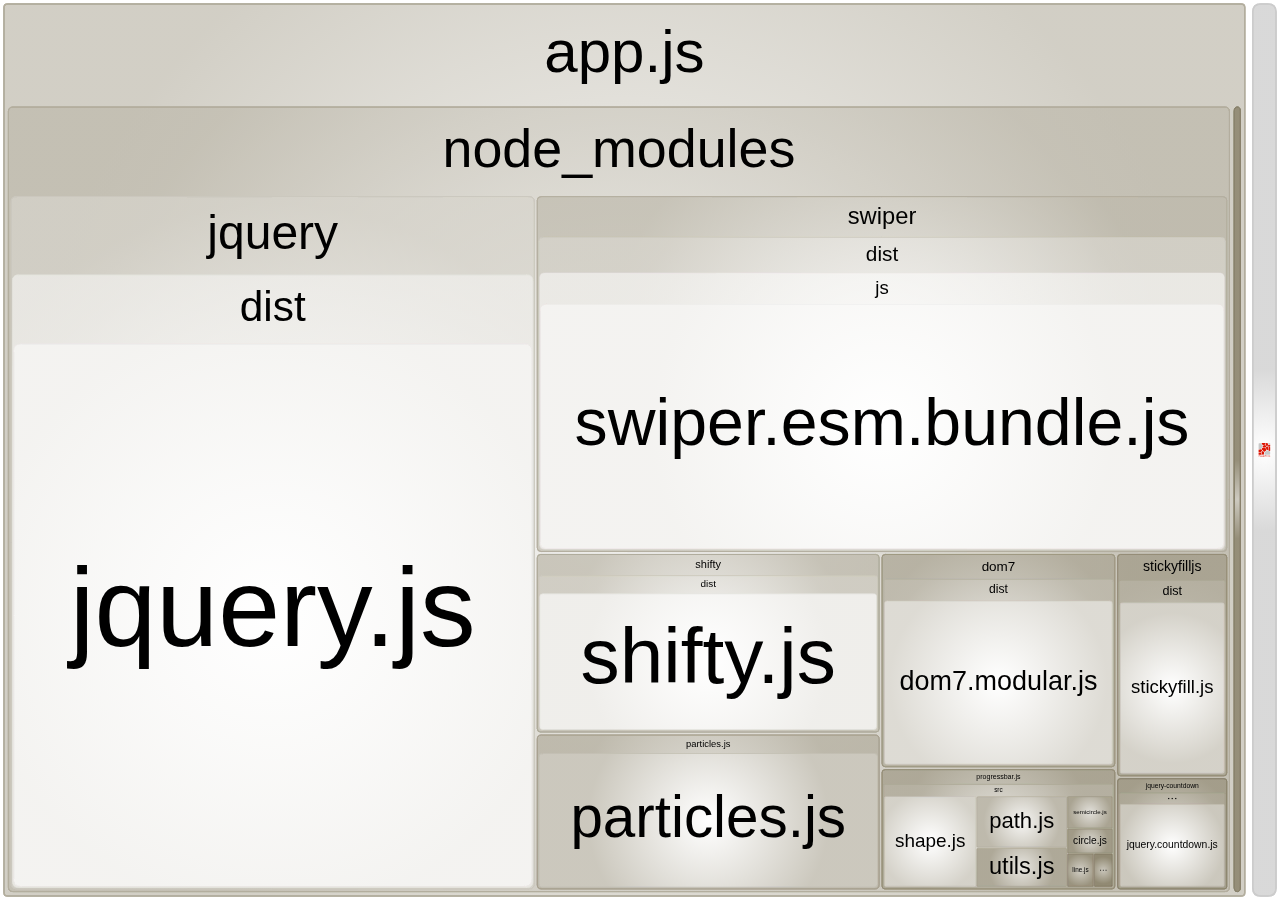
<file: js/report.html>
<!DOCTYPE html>
<html>
  <head>
    <meta charset="UTF-8"/>
    <title>Webpack Bundle Analyzer</title>

    
  <!-- viewer.css -->
  <style>
    html, body, .treemap {
  width: 100%;
  height: 100%;
  padding: 0;
  margin: 0;
  overflow: hidden;
}

.tooltip {
  font: normal 10px Verdana;
  visibility: hidden;
  position: absolute;
  padding: 5px 10px;
  border-radius: 4px;
  background: #fff;
  border: 1px solid #aaa;
  opacity: 0.7;
  white-space: nowrap;
}

  </style>



    
  <!-- node_modules/filesize -->
  <script>
    "use strict";

/**
 * filesize
 *
 * @copyright 2017 Jason Mulligan <jason.mulligan@avoidwork.com>
 * @license BSD-3-Clause
 * @version 3.5.11
 */
(function (global) {
	var b = /^(b|B)$/,
	    symbol = {
		iec: {
			bits: ["b", "Kib", "Mib", "Gib", "Tib", "Pib", "Eib", "Zib", "Yib"],
			bytes: ["B", "KiB", "MiB", "GiB", "TiB", "PiB", "EiB", "ZiB", "YiB"]
		},
		jedec: {
			bits: ["b", "Kb", "Mb", "Gb", "Tb", "Pb", "Eb", "Zb", "Yb"],
			bytes: ["B", "KB", "MB", "GB", "TB", "PB", "EB", "ZB", "YB"]
		}
	},
	    fullform = {
		iec: ["", "kibi", "mebi", "gibi", "tebi", "pebi", "exbi", "zebi", "yobi"],
		jedec: ["", "kilo", "mega", "giga", "tera", "peta", "exa", "zetta", "yotta"]
	};

	/**
  * filesize
  *
  * @method filesize
  * @param  {Mixed}   arg        String, Int or Float to transform
  * @param  {Object}  descriptor [Optional] Flags
  * @return {String}             Readable file size String
  */
	function filesize(arg) {
		var descriptor = arguments.length > 1 && arguments[1] !== undefined ? arguments[1] : {};

		var result = [],
		    val = 0,
		    e = void 0,
		    base = void 0,
		    bits = void 0,
		    ceil = void 0,
		    full = void 0,
		    fullforms = void 0,
		    neg = void 0,
		    num = void 0,
		    output = void 0,
		    round = void 0,
		    unix = void 0,
		    spacer = void 0,
		    standard = void 0,
		    symbols = void 0;

		if (isNaN(arg)) {
			throw new Error("Invalid arguments");
		}

		bits = descriptor.bits === true;
		unix = descriptor.unix === true;
		base = descriptor.base || 2;
		round = descriptor.round !== undefined ? descriptor.round : unix ? 1 : 2;
		spacer = descriptor.spacer !== undefined ? descriptor.spacer : unix ? "" : " ";
		symbols = descriptor.symbols || descriptor.suffixes || {};
		standard = base === 2 ? descriptor.standard || "jedec" : "jedec";
		output = descriptor.output || "string";
		full = descriptor.fullform === true;
		fullforms = descriptor.fullforms instanceof Array ? descriptor.fullforms : [];
		e = descriptor.exponent !== undefined ? descriptor.exponent : -1;
		num = Number(arg);
		neg = num < 0;
		ceil = base > 2 ? 1000 : 1024;

		// Flipping a negative number to determine the size
		if (neg) {
			num = -num;
		}

		// Determining the exponent
		if (e === -1 || isNaN(e)) {
			e = Math.floor(Math.log(num) / Math.log(ceil));

			if (e < 0) {
				e = 0;
			}
		}

		// Exceeding supported length, time to reduce & multiply
		if (e > 8) {
			e = 8;
		}

		// Zero is now a special case because bytes divide by 1
		if (num === 0) {
			result[0] = 0;
			result[1] = unix ? "" : symbol[standard][bits ? "bits" : "bytes"][e];
		} else {
			val = num / (base === 2 ? Math.pow(2, e * 10) : Math.pow(1000, e));

			if (bits) {
				val = val * 8;

				if (val >= ceil && e < 8) {
					val = val / ceil;
					e++;
				}
			}

			result[0] = Number(val.toFixed(e > 0 ? round : 0));
			result[1] = base === 10 && e === 1 ? bits ? "kb" : "kB" : symbol[standard][bits ? "bits" : "bytes"][e];

			if (unix) {
				result[1] = standard === "jedec" ? result[1].charAt(0) : e > 0 ? result[1].replace(/B$/, "") : result[1];

				if (b.test(result[1])) {
					result[0] = Math.floor(result[0]);
					result[1] = "";
				}
			}
		}

		// Decorating a 'diff'
		if (neg) {
			result[0] = -result[0];
		}

		// Applying custom symbol
		result[1] = symbols[result[1]] || result[1];

		// Returning Array, Object, or String (default)
		if (output === "array") {
			return result;
		}

		if (output === "exponent") {
			return e;
		}

		if (output === "object") {
			return { value: result[0], suffix: result[1], symbol: result[1] };
		}

		if (full) {
			result[1] = fullforms[e] ? fullforms[e] : fullform[standard][e] + (bits ? "bit" : "byte") + (result[0] === 1 ? "" : "s");
		}

		return result.join(spacer);
	}

	// Partial application for functional programming
	filesize.partial = function (opt) {
		return function (arg) {
			return filesize(arg, opt);
		};
	};

	// CommonJS, AMD, script tag
	if (typeof exports !== "undefined") {
		module.exports = filesize;
	} else if (typeof define === "function" && define.amd) {
		define(function () {
			return filesize;
		});
	} else {
		global.filesize = filesize;
	}
})(typeof window !== "undefined" ? window : global);

  </script>


    
  <!-- foamtree/carrotsearch.foamtree.asserts.js -->
  <script>
    /**
 * Licensed under the Apache License, Version 2.0 (the "License");
 * you may not use this file except in compliance with
 * the License. You may obtain a copy of the License at
 *
 *     http://www.apache.org/licenses/LICENSE-2.0
 *
 * Unless required by applicable law or agreed to in writing,
 * software distributed under the License is distributed on
 * an "AS IS" BASIS, WITHOUT WARRANTIES OR CONDITIONS OF ANY
 * KIND, either express or implied. See the License for the
 * specific language governing permissions and limitations
 * under the License.
 *
 * Copyright 2002-2016, Carrot Search s.c, All Rights Reserved.
 *
 *
 * Debugging assertions for Carrot Search FoamTree.
 */
(function() {
  /**
   * Option constraints.
   */
  var optionDefinitions = function() {
    var args = {};

    // Static
    args["supported"] = {
      type: "boolean",
      asserts: ReadOnly(),
      static: true
    };
    args["geometry"] = {
      type: "object",
      asserts: ReadOnly(),
      static: true
    };

    [
      "geometry.boundingBox",
      "geometry.polygonCentroid",
      "geometry.rectangleInPolygon",
      "geometry.circleInPolygon",
      "geometry.stabPolygon",
      "context.roundRect",
      "context.fillPolygonWithText",
      "context.scratch",
      "context.replay"
    ].forEach(function (key) {
      args[key] = {
        type: "function",
        asserts: ReadOnly(),
        static: true
      }
    });

    // Special.
    args["dataObject"] = {
      type: "object",
      asserts: Or(IsObject(), IsNull(), IsUndefined())
    };

    args["imageData"] = {
      type: "string",
      asserts: ReadOnly()
    };

    args["viewport"] = {
      type: "object",
      asserts: ReadOnly()
    };

    ([
      "hierarchy",
      "geometry",
      "containerCoordinates",
      "state"
    ]).forEach(function(key) {
        args[key] = {
          type: "object",
          asserts: ReadOnly()
        };
      });

    args["times"] = {
      type: "object",
      asserts: ReadOnly()
    };

    ([
      "selection",
      "open",
      "exposure"
    ]).forEach(function(key) {
        args[key] = {
          type: "mixed"
        };
      });

    // Unconstrained strings
    ([
      "attributionText",
      "attributionLogo",
      "attributionUrl",
      "groupLabelFontFamily",
      "groupLabelFontStyle",
      "groupLabelFontWeight",
      "groupLabelFontVariant",
      "titleBarFontFamily",
      "titleBarFontStyle",
      "titleBarFontWeight",
      "titleBarFontVariant"
    ]).forEach(function(key) {
        args[key] = {
          type: "string",
          asserts: Or(IsString(), IsNull(), IsUndefined())
        };
      });

    // Element identifier
    ([
      "id"
    ]).forEach(function(key) {
        args[key] = {
          type: "string",
          asserts: And(IsString(), IdentifiesExistingElement())
        };
      });

    // DOM element
    ([
      "element"
    ]).forEach(function(key) {
        args[key] = {
          type: "object",
          asserts: IsElement()
        };
      });

    // Booleans
    ([
      "logging",
      "layoutByWeightOrder",
      "relaxationVisible",
      "showZeroWeightGroups",
      "parentOpacityBalancing",
      "descriptionGroupPolygonDrawn",
      "androidStockBrowserWorkaround"
    ]).forEach(function(key) {
        args[key] = {
          type: "boolean",
          asserts: IsBoolean()
        };
      });

    // enums
    args["layout"] = {
      type: "string",
      asserts: And(NotEmpty(), OneOf([
        "relaxed", "ordered", "squarified"
      ]))
    };

    args["stacking"] = {
      type: "string",
      asserts: And(NotEmpty(), OneOf([
        "hierarchical", "flattened"
      ]))
    };
    args["descriptionGroupType"] = {
      type: "string",
      asserts: And(NotEmpty(), OneOf([
        "floating", "stab"
      ]))
    };

    ([
      "initializer", // alias
      "relaxationInitializer"
    ]).forEach(function(key) {
        args[key] = {
          type: "string",
          asserts: And(NotEmpty(), OneOf([
            "fisheye", "squarified", "blackhole", "ordered", "random",

            // Deprecated
            "order", "treemap"
          ]))
        };
      });

    args["groupContentDecoratorTriggering"] = {
      type: "string",
      asserts: And(NotEmpty(), OneOf([
        "onShapeDirty", "onSurfaceDirty"
      ]))
    };

    ([
      "groupGrowingEasing",
      "exposeEasing",
      "rolloutEasing",
      "pullbackEasing",
      "fadeEasing",
      "zoomMouseWheelEasing"
    ]).forEach(function(key) {
        args[key] = {
          type: "string",
          asserts: And(NotEmpty(), OneOf([
            "linear", "bounce",
            "squareIn", "squareOut", "squareInOut",
            "cubicIn", "cubicOut", "cubicInOut",
            "quadIn", "quadOut", "quadInOut"
          ]))
        };
      });

    ([
      "groupFillType",
      "groupStrokeType"
    ]).forEach(function(key) {
        args[key] = {
          type: "string",
          asserts: And(NotEmpty(), OneOf([
            "none", "plain", "gradient"
          ]))
        };
      });

    args["rainbowColorDistribution"] = {
      type: "string",
      asserts: And(NotEmpty(), OneOf([
        "radial", "linear"
      ]))
    };

    args["interactionHandler"] = {
      type: "string",
      asserts: And(NotEmpty(), OneOf([
        "hammerjs", "builtin"
      ]))
    };

    ([
      "wireframeLabelDrawing",
      "wireframeContentDecorationDrawing"
    ]).forEach(function (key) {
        args[key] = {
          type: "string",
          asserts: And(NotEmpty(), OneOf([
            "auto", "always", "never"
          ]))
        };
      });

    args["incrementalDraw"]  = {
      type: "string",
      asserts: And(NotEmpty(), OneOf([
        "none", "accurate", "fast"
      ]))
    };

    ([
      "rolloutStartPoint",
      "pullbackStartPoint"
    ]).forEach(function(key) {
        args[key] = {
          type: "string",
          asserts: And(NotEmpty(), OneOf([
            "center", "topleft", "bottomright", "random"
          ]))
        };
      });

    ([
      "rolloutMethod",
      "pullbackMethod"
    ]).forEach(function(key) {
        args[key] = {
          type: "string",
          asserts: And(NotEmpty(), OneOf([
            "groups", "individual"
          ]))
        };
      });


    // CSS colors
    ([
      "groupSelectionOutlineColor",
      "groupSelectionOutlineShadowColor",
      "groupExposureShadowColor",
      "rainbowStartColor",
      "rainbowEndColor",
      "titleBarBackgroundColor",
      "titleBarTextColor",
      "groupLabelDarkColor",
      "groupLabelLightColor"
    ]).forEach(function(key) {
        args[key] = {
          type: "string",
          asserts: And(NotEmpty(), CssColor())
        }
      });

    // Functions
    ([
      "groupColorDecorator",
      "groupLabelDecorator",
      "groupLabelLayoutDecorator",
      "groupContentDecorator",
      "titleBarDecorator"
    ]).forEach(function(key) {
        args[key] = {
          type: "function",
          asserts: IsFunction()
        }
      });

    // Callbacks
    ([
      "onModelChanging", "onModelChanged", "onRolloutStart", "onRolloutComplete",
      "onRelaxationStep", "onRedraw", "onViewReset",

      "onGroupOpenOrCloseChanging", "onGroupOpenOrCloseChanged",
      "onGroupExposureChanging", "onGroupExposureChanged",
      "onGroupSelectionChanging", "onGroupSelectionChanged",

      "onGroupHover", "onGroupClick", "onGroupDoubleClick", "onGroupHold",
      "onGroupMouseDown", "onGroupMouseUp","onGroupMouseMove", "onGroupMouseWheel",
      "onGroupDragStart", "onGroupDrag", "onGroupDragEnd",
      "onGroupTransformStart", "onGroupTransform", "onGroupTransformEnd",

      "onKeyUp"
    ]).forEach(function(key) {
        args[key] = {
          type: "function | Array",
          asserts: Or(IsFunction(), IsArrayOfFunctions())
        }
      });

    ([
      "groupLabelLineHeight",
      "groupExposureScale",
      "zoomMouseWheelFactor"
    ]).forEach(function(key) {
        args[key] = {
          type: "number",
          asserts: And(NotEmpty(), IsNumeric("[1,∞)"))
        }
      });

    ([
      "groupBorderRadius",
      "groupGrowingDrag",
      "groupUnexposureLabelColorThreshold",
      "rainbowLightnessShiftCenter",
      "parentFillOpacity",
      "parentStrokeOpacity",
      "parentLabelOpacity",
      "groupLabelMaxTotalHeight",
      "groupLabelUpdateThreshold",
      "groupLabelColorThreshold",
      "rolloutTransformationCenter",
      "rolloutPolygonDrag",
      "rolloutPolygonDuration",
      "rolloutLabelDelay",
      "rolloutLabelDrag",
      "rolloutLabelDuration",
      "rolloutChildGroupsDrag",
      "rolloutChildGroupsDelay",
      "pullbackTransformationCenter",
      "pullbackPolygonDelay",
      "pullbackPolygonDrag",
      "pullbackPolygonDuration",
      "pullbackLabelDelay",
      "pullbackLabelDrag",
      "pullbackLabelDuration",
      "pullbackChildGroupsDelay",
      "pullbackChildGroupsDrag",
      "pullbackChildGroupsDuration",
      "attributionLogoScale",
      "descriptionGroupDistanceFromCenter",
      "descriptionGroupSize",
      "descriptionGroupMaxHeight",
      "attributionDistanceFromCenter"
    ]).forEach(function(key) {
        args[key] = {
          type: "number",
          asserts: And(NotEmpty(), IsNumeric("[0,1]"))
        }
      });

    ([
      "rainbowLightnessCorrection",
      "rainbowSaturationCorrection"
    ]).forEach(function(key) {
        args[key] = {
          type: "number",
          asserts: And(NotEmpty(), IsNumeric("[-1,1]"))
        }
      });

    ([
      "rectangleAspectRatioPreference",
      "rolloutScalingStrength",
      "rolloutTranslationXStrength",
      "rolloutTranslationYStrength",
      "rolloutRotationStrength",
      "pullbackScalingStrength",
      "pullbackTranslationXStrength",
      "pullbackTranslationYStrength",
      "pullbackRotationStrength"
    ]).forEach(function(key) {
        args[key] = {
          type: "number",
          asserts: And(NotEmpty(), IsNumeric("(-∞,∞)"))
        }
      });

    ([
      "pixelRatio",
      "wireframePixelRatio",
      "relaxationMaxDuration",
      "relaxationQualityThreshold",
      "groupMinDiameter",
      "maxGroups",
      "maxGroupLevelsDrawn",
      "maxGroupLabelLevelsDrawn",
      "groupGrowingDuration",
      "groupResizingBudget",
      "groupBorderWidth",
      "groupBorderWidthScaling",
      "groupInsetWidth",
      "groupBorderRadiusCorrection",
      "groupSelectionOutlineWidth",
      "groupSelectionOutlineShadowSize",
      "groupFillGradientRadius",
      "groupStrokeWidth",
      "groupStrokeGradientRadius",
      "groupExposureShadowSize",
      "groupExposureZoomMargin",
      "exposeDuration",
      "openCloseDuration",
      "wireframeDrawMaxDuration",
      "wireframeToFinalFadeDuration",
      "wireframeToFinalFadeDelay",
      "finalCompleteDrawMaxDuration",
      "finalIncrementalDrawMaxDuration",
      "finalToWireframeFadeDuration",
      "groupLabelHorizontalPadding",
      "groupLabelVerticalPadding",
      "groupLabelMinFontSize",
      "groupLabelMaxFontSize",
      "rolloutDuration",
      "pullbackDuration",
      "fadeDuration",
      "zoomMouseWheelDuration",
      "maxLabelSizeForTitleBar",
      "titleBarMinFontSize",
      "titleBarMaxFontSize",
      "titleBarTextPaddingLeftRight",
      "titleBarTextPaddingTopBottom",
      "descriptionGroupMinHeight",
      "attributionWeight"
    ]).forEach(function(key) {
        args[key] = {
          type: "number",
          asserts: And(NotEmpty(), IsNumeric("[0,∞)"))
        }
      });

    ([
      "groupSelectionFillHueShift",
      "groupSelectionStrokeHueShift",
      "groupFillGradientCenterHueShift",
      "groupFillGradientRimHueShift",
      "groupStrokePlainHueShift",
      "groupStrokeGradientUpperHueShift",
      "groupStrokeGradientLowerHueShift",
      "groupHoverFillHueShift",
      "groupHoverStrokeHueShift",
      "rainbowColorDistributionAngle",
      "rainbowLightnessDistributionAngle"
    ]).forEach(function(key) {
        args[key] = {
          type: "number",
          asserts: And(NotEmpty(), IsNumeric("[-180,180]"))
        }
      });

    ([
      "groupSelectionFillSaturationShift",
      "groupSelectionFillLightnessShift",
      "groupSelectionStrokeSaturationShift",
      "groupSelectionStrokeLightnessShift",
      "groupFillGradientCenterSaturationShift",
      "groupFillGradientCenterLightnessShift",
      "groupFillGradientRimSaturationShift",
      "groupFillGradientRimLightnessShift",
      "groupStrokePlainSaturationShift",
      "groupStrokePlainLightnessShift",
      "groupStrokeGradientUpperSaturationShift",
      "groupStrokeGradientUpperLightnessShift",
      "groupStrokeGradientLowerSaturationShift",
      "groupStrokeGradientLowerLightnessShift",
      "groupHoverFillSaturationShift",
      "groupHoverFillLightnessShift",
      "groupHoverStrokeSaturationShift",
      "groupHoverStrokeLightnessShift",
      "rainbowLightnessShift",
      "groupUnexposureLightnessShift",
      "groupUnexposureSaturationShift"
    ]).forEach(function(key) {
        args[key] = {
          type: "number",
          asserts: And(NotEmpty(), IsNumeric("[-100,100]"))
        }
      });


    ([
      "groupStrokeGradientAngle"
    ]).forEach(function(key) {
        args[key] = {
          type: "number",
          asserts: And(NotEmpty(), IsNumeric("[0,180]"))
        }
      });

    ([
      "descriptionGroupPosition",
      "attributionPosition"
    ]).forEach(function(key) {
        args[key] = {
          type: "number",
          asserts: And(NotEmpty(), Or(IsNumeric("[0,360)"), OneOf([
            "topleft", "bottomright", "random"
          ])))
        }
      });

    ([
      "attributionTheme"
    ]).forEach(function(key) {
        args[key] = {
          type: "number",
          asserts: And(NotEmpty(), OneOf([
            "light", "dark"
          ]))
        }
      });

    // API changes
    ([
      "supported",
      "id",
      "element",
      "pixelRatio",
      "wireframePixelRatio",

      "dataObject",
      "relaxationInitializer",
      "relaxationMaxDuration",
      "relaxationVisible",
      "relaxationQualityThreshold",
      "groupMinDiameter",
      "showZeroWeightGroups",
    
      "groupGrowingDuration",
      "groupGrowingEasing",
      "groupGrowingDrag",
      "groupResizingBudget",
    
      "groupBorderRadius",
      "groupBorderWidth",
      "groupBorderWidthScaling",
      "groupInsetWidth",
      "groupBorderRadiusCorrection",

      "groupSelectionOutlineWidth",
      "groupSelectionOutlineColor",
      "groupSelectionOutlineShadowSize",
      "groupSelectionOutlineShadowColor",
      "groupSelectionFillHueShift",
      "groupSelectionFillSaturationShift",
      "groupSelectionFillLightnessShift",
      "groupSelectionStrokeHueShift",
      "groupSelectionStrokeSaturationShift",
      "groupSelectionStrokeLightnessShift",
    
      "groupFillType",
      "groupFillGradientRadius",
      "groupFillGradientCenterHueShift",
      "groupFillGradientCenterSaturationShift",
      "groupFillGradientCenterLightnessShift",
      "groupFillGradientRimHueShift",
      "groupFillGradientRimSaturationShift",
      "groupFillGradientRimLightnessShift",
    
      "groupStrokeType",
      "groupStrokeWidth",
      "groupStrokePlainHueShift",
      "groupStrokePlainSaturationShift",
      "groupStrokePlainLightnessShift",
      "groupStrokeGradientRadius",
      "groupStrokeGradientAngle",
      "groupStrokeGradientUpperHueShift",
      "groupStrokeGradientUpperSaturationShift",
      "groupStrokeGradientUpperLightnessShift",
      "groupStrokeGradientLowerHueShift",
      "groupStrokeGradientLowerSaturationShift",
      "groupStrokeGradientLowerLightnessShift",
    
      "groupHoverFillHueShift",
      "groupHoverFillSaturationShift",
      "groupHoverFillLightnessShift",
      "groupHoverStrokeHueShift",
      "groupHoverStrokeSaturationShift",
      "groupHoverStrokeLightnessShift",
    
      "groupExposureScale",
      "groupExposureShadowColor",
      "groupExposureShadowSize",
      "groupExposureZoomMargin",
      "groupUnexposureLightnessShift",
      "groupUnexposureSaturationShift",
      "groupUnexposureLabelColorThreshold",
      "exposeDuration",
      "exposeEasing",

      "groupLabelDecorator",
      "groupColorDecorator",
      "titleBarDecorator",

      "openCloseDuration",
    
      "rainbowStartColor",
      "rainbowEndColor",
      "rainbowColorDistribution",
      "rainbowColorDistributionAngle",
      "rainbowLightnessDistributionAngle",
      "rainbowSaturationCorrection",
      "rainbowLightnessCorrection",
      "rainbowLightnessShift",
      "rainbowLightnessShiftCenter",
    
      "parentFillOpacity",
      "parentStrokeOpacity",
      "parentLabelOpacity",
      "parentOpacityBalancing",
    
      "wireframeDrawMaxDuration",
      "wireframeLabelDrawing",
      "wireframeToFinalFadeDuration",
      "wireframeToFinalFadeDelay",
      "finalCompleteDrawMaxDuration",
      "finalIncrementalDrawMaxDuration",
      "finalToWireframeFadeDuration",
      "androidStockBrowserWorkaround",
    
      "groupLabelFontFamily",
      "groupLabelLineHeight",
      "groupLabelHorizontalPadding",
      "groupLabelVerticalPadding",
      "groupLabelMinFontSize",
      "groupLabelMaxFontSize",
      "groupLabelMaxTotalHeight",
      "groupLabelUpdateThreshold",
      "groupLabelDarkColor",
      "groupLabelLightColor",
      "groupLabelColorThreshold",
    
      "titleBarFontFamily",
      "titleBarMinFontSize",
      "titleBarMaxFontSize",
      "titleBarBackgroundColor",
      "titleBarTextColor",
      "titleBarTextPaddingLeftRight",
      "titleBarTextPaddingTopBottom",
      "maxLabelSizeForTitleBar",

      "rolloutStartPoint",
      "rolloutEasing",
      "rolloutMethod",
      "rolloutDuration",
      "rolloutScalingStrength",
      "rolloutTranslationXStrength",
      "rolloutTranslationYStrength",
      "rolloutRotationStrength",
      "rolloutTransformationCenter",
      "rolloutPolygonDrag",
      "rolloutPolygonDuration",
      "rolloutLabelDelay",
      "rolloutLabelDrag",
      "rolloutLabelDuration",
      "rolloutChildGroupsDrag",
      "rolloutChildGroupsDelay",
    
      "pullbackStartPoint",
      "pullbackEasing",
      "pullbackMethod",
      "pullbackDuration",
      "pullbackScalingStrength",
      "pullbackTranslationXStrength",
      "pullbackTranslationYStrength",
      "pullbackRotationStrength",
      "pullbackTransformationCenter",
      "pullbackPolygonDelay",
      "pullbackPolygonDrag",
      "pullbackPolygonDuration",
      "pullbackLabelDelay",
      "pullbackLabelDrag",
      "pullbackLabelDuration",
      "pullbackChildGroupsDelay",
      "pullbackChildGroupsDrag",
      "pullbackChildGroupsDuration",
    
      "fadeDuration",
      "fadeEasing",
    
      "zoomMouseWheelFactor",
      "zoomMouseWheelDuration",
      "zoomMouseWheelEasing",
    
      "attributionText",
      "attributionLogo",
      "attributionUrl",
    
      "interactionHandler",
    
      "onModelChanged",
      "onRelaxationStep",
    
      "onModelChanging",
      "onViewReset",
      "onGroupOpenOrCloseChanging",
      "onGroupOpenOrCloseChanged",
      "onGroupExposureChanging",
      "onGroupExposureChanged",
      "onGroupSelectionChanging",
      "onGroupSelectionChanged",
      "onRolloutStart",
      "onRolloutComplete",
      "onRedraw",

      "onGroupClick",
      "onGroupDoubleClick",
      "onGroupHold",
      "onGroupHover",
      "onGroupMouseWheel",
      "onGroupMouseDown",
      "onGroupDragStart",
      "onGroupDrag",
      "onGroupDragEnd",
      "onGroupTransformStart",
      "onGroupTransform",
      "onGroupTransformEnd",
      "onKeyUp",
    
      "selection",
      "open",
      "exposure",

      "hierarchy",
      "geometry",
      "state",

      "imageData",
      "logging",
      "times"
    ]).forEach(function(key) {
      args[key].since = "3.0.0";
    });

    ([
      "groupContentDecorator",
      "groupContentDecoratorTriggering",
      "wireframeContentDecorationDrawing",
      "geometry.boundingBox",
      "geometry.polygonCentroid",
      "geometry.rectangleInPolygon",
      "geometry.circleInPolygon",
      "geometry.stabPolygon",
      "context.roundRect",
      "context.fillPolygonWithText",
      "context.scratch",
      "context.replay"
    ]).forEach(function(key) {
      args[key].since = "3.1.0";
    });

    ([
      "maxGroups",
      "maxGroupLevelsDrawn",
      "maxGroupLabelLevelsDrawn"
    ]).forEach(function(key) {
      args[key].since = "3.2.0";
    });

    ([
      "attributionPosition",
      "attributionDistanceFromCenter"
    ]).forEach(function(key) {
      args[key].since = "3.2.1";
    });

    ([
      "groupLabelFontStyle",
      "groupLabelFontWeight",
      "groupLabelFontVariant",
      "titleBarFontStyle",
      "titleBarFontWeight",
      "titleBarFontVariant"
    ]).forEach(function(key) {
      args[key].since = "3.2.2";
    });

    ([
      "viewport"
    ]).forEach(function(key) {
      args[key].since = "3.2.3";
    });

    ([
      "relaxationInitializer",
      "layout",
      "layoutByWeightOrder",
      "rectangleAspectRatioPreference"
    ]).forEach(function(key) {
      args[key].since = "3.3.0";
    });

    ([
      "attributionWeight"
    ]).forEach(function(key) {
      args[key].since = "3.3.1";
    });

    ([
      "stacking",
      "descriptionGroupType",
      "descriptionGroupSize",
      "descriptionGroupMinHeight",
      "descriptionGroupMaxHeight",
      "descriptionGroupPosition",
      "descriptionGroupDistanceFromCenter",
      "attributionLogoScale",
      "attributionTheme",
      "groupLabelLayoutDecorator",
      "descriptionGroupPolygonDrawn",
      "incrementalDraw"
    ]).forEach(function(key) {
      args[key].since = "3.4.0";
    });

    ([
      "onGroupMouseMove",
      "onGroupMouseUp",
      "containerCoordinates"
    ]).forEach(function(key) {
      args[key].since = "3.4.4";
    });

    ([
      "initializer"
    ]).forEach(function(key) {
      args[key].until = "3.5.0";
    });

    return args;
  };


  /**
   * Constraint definitions.
   */

  function valueOf(v) {
    if (typeof v == "function") {
      return "[function]";
    } else {
      return "'" + v + "'";
    }
  }


  var NotEmpty = (function() {
    function NotEmpty() {
      if (this === window) return new NotEmpty();
    }

    NotEmpty.prototype.validate = function(value) {
      if ((typeof value == "undefined") || value == null || ("" + value) === "") {
        throw valueOf(value) + " is empty";
      }
    };

    NotEmpty.prototype.toString = function() {
      return "value is not empty";
    };

    return NotEmpty;
  })();


  var IsNull = (function() {
    function IsNull() {
      if (this === window) return new IsNull();
    }

    IsNull.prototype.validate = function(value) {
      if (value !== null) {
        throw valueOf(value) + " is not null";
      }
    };

    IsNull.prototype.toString = function() {
      return "value is null"
    };

    return IsNull;
  })();


  var IsUndefined = (function() {
    function IsUndefined() {
      if (this === window) return new IsUndefined();
    }

    IsUndefined.prototype.validate = function(value) {
      if (typeof value !== "undefined") {
        throw valueOf(value) + " is not undefined";
      }
    };

    IsUndefined.prototype.toString = function() {
      return "value is undefined";
    };

    return IsUndefined;
  })();


  var IsObject = (function() {
    function IsObject() {
      if (this === window) return new IsObject();
    }

    IsObject.prototype.validate = function(value) {
      if (value !== Object(value)) {
        throw valueOf(value) + " is not an object";
      }
    };

    IsObject.prototype.toString = function() {
      return "value is an object";
    };

    return IsObject;
  })();


  var ReadOnly = (function() {
    function ReadOnly() {
      if (this === window) return new ReadOnly();
    }

    ReadOnly.prototype.validate = function(value) {
      throw "option is read-only";
    };

    ReadOnly.prototype.toString = function() {
      return "option is read-only";
    };

    return ReadOnly;
  })();


  var IsNumeric = (function() {
    function IsNumeric(range) {
      if (this === window) return new IsNumeric(range);

      function inclusiveBracket(v) {
        switch (v) {
          case '[':
          case ']':
            return true;
          case '(':
          case ')':
            return false;
          default:
            throw "Unrecognized bracket op: " + v;
        }
      }

      function parseRange(v) {
        if (v == "∞")  { return Number.POSITIVE_INFINITY; }
        if (v == "-∞") { return Number.NEGATIVE_INFINITY; }
        if (isNaN(parseFloat(v))) throw "Not a number in range: " + v;
        return parseFloat(v);
      }

      // Simplistic range parsing.
      if (range) {
        // "(x,y)" => ["(", "0", ",", "∞", ")"]
        var comps = range.replace(/[\[\]\(\),]/g, " $& ").trim().split(/\s+/);
        this.left = parseRange(comps[1]);
        this.leftInclusive = inclusiveBracket(comps[0]);
        this.right = parseRange(comps[3]);
        this.rightInclusive = inclusiveBracket(comps[4]);
        this.range = range.replace(/∞/g, "infinity");
      }
    }

    IsNumeric.prototype.validate = function(value) {
      if (isNaN(parseFloat(value))) {
        throw valueOf(value) + " is not a number";
      }

      if (!isFinite(value)) {
        throw valueOf(value) + " is not a finite number";
      }

      if (this.range) {
        if ((value < this.left  || (value == this.left  && !this.leftInclusive)) ||
            (value > this.right || (value == this.right && !this.rightInclusive))) {
          throw valueOf(value) + " is not within " + this.range;
        }
      }
    };

    IsNumeric.prototype.toString = function() {
      if (this.range) {
        return "value is a number in range " + this.range;
      } else {
        return "value is a number";
      }
    };

    return IsNumeric;
  })();


  var IsString = (function() {
    function IsString() {
      if (this === window) return new IsString();
    }

    IsString.prototype.validate = function(value) {
      var toString = Object.prototype.toString;
      if (value != null && toString.call(value) != "[object String]") {
        throw valueOf(value) + " is not a string";
      }
    };

    IsString.prototype.toString = function() {
      return "value is a string";
    };

    return IsString;
  })();


  var IsBoolean = (function() {
    function IsBoolean() {
      if (this === window) return new IsBoolean();
    }

    IsBoolean.prototype.validate = function(value) {
      if (value != null && typeof value !== "undefined") {
        if (value !== true && value !== false) {
          throw valueOf(value) + " is not a boolean";
        }
      }
    };

    IsBoolean.prototype.toString = function() {
      return "value is a boolean";
    };

    return IsBoolean;
  })();

  var IsFunction = (function() {
    function IsFunction() {
      if (this === window) return new IsFunction();
    }

    IsFunction.prototype.validate = function(value) {
      if (value != null && value != undefined) {
        if (typeof value !== "function") {
          throw valueOf(value) + " [" + (typeof value) + "] is not a function";
        }
      }
    };

    IsFunction.prototype.toString = function() {
      return "value is a function";
    };

    return IsFunction;
  })();

  var IsArrayOfFunctions = (function() {
    function IsArrayOfFunctions() {
      if (this === window) return new IsArrayOfFunctions();
    }

    IsArrayOfFunctions.prototype.validate = function(value) {
      if (value != null && value != undefined) {
        var arrayOfFunctions = Array.isArray(value);
        if (arrayOfFunctions) {
          value.forEach(function(key) {
            if (typeof key !== "function") {
              arrayOfFunctions = false;
            }
          });
        }
        if (!arrayOfFunctions) {
          throw valueOf(value) + " [" + (typeof value) + "] is not an array of functions";
        }
      }
    };

    IsArrayOfFunctions.prototype.toString = function() {
      return "value is an array of functions";
    };

    return IsArrayOfFunctions;
  })();

  var Matches = (function() {
    function Matches(regexp) {
      if (this === window) { return new Matches(regexp); }
      this.regexp = regexp;
    }

    Matches.prototype.validate = function(value) {
      if (!this.regexp.test(value)) throw valueOf(value) + " does not match " + this.regexp;
    };

    Matches.prototype.toString = function() {
      return "value matches " + this.regexp;
    };

    return Matches;
  })();


  var CssColor = (function() {
    function CssColor() {
      if (this === window) { return new CssColor(); }
    }

    var predefinedColorsRegexp = new RegExp("^(AliceBlue|AntiqueWhite|Aqua|Aquamarine|Azure|Beige|Bisque|Black|BlanchedAlmond|Blue|BlueViolet|Brown|BurlyWood|CadetBlue|Chartreuse|Chocolate|Coral|CornflowerBlue|Cornsilk|Crimson|Cyan|DarkBlue|DarkCyan|DarkGoldenrod|DarkGray|DarkGreen|DarkKhaki|DarkMagenta|DarkOliveGreen|DarkOrange|DarkOrchid|DarkRed|DarkSalmon|DarkSeaGreen|DarkSlateBlue|DarkSlateGray|DarkTurquoise|DarkViolet|DeepPink|DeepSkyBlue|DimGray|DodgerBlue|FireBrick|FloralWhite|ForestGreen|Fuchsia|Gainsboro|GhostWhite|Gold|Goldenrod|Gray|Green|GreenYellow|Honeydew|HotPink|IndianRed|Indigo|Ivory|Khaki|Lavender|LavenderBlush|LawnGreen|LemonChiffon|LightBlue|LightCoral|LightCyan|LightGoldenrodYellow|LightGreen|LightGrey|LightPink|LightSalmon|LightSeaGreen|LightSkyBlue|LightSlateGray|LightSteelBlue|LightYellow|Lime|LimeGreen|Linen|Magenta|Maroon|MediumAquamarine|MediumBlue|MediumOrchid|MediumPurple|MediumSeaGreen|MediumSlateBlue|MediumSpringGreen|MediumTurquoise|MediumVioletRed|MidnightBlue|MintCream|MistyRose|Moccasin|NavajoWhite|Navy|OldLace|Olive|OliveDrab|Orange|OrangeRed|Orchid|PaleGoldenrod|PaleGreen|PaleTurquoise|PaleVioletRed|PapayaWhip|PeachPuff|Peru|Pink|Plum|PowderBlue|Purple|Red|RosyBrown|RoyalBlue|SaddleBrown|Salmon|SandyBrown|SeaGreen|Seashell|Sienna|Silver|SkyBlue|SlateBlue|SlateGray|Snow|SpringGreen|SteelBlue|Tan|Teal|Thistle|Tomato|Turquoise|Violet|Wheat|White|WhiteSmoke|Yellow|YellowGreen)$", "i");

    CssColor.prototype.validate = function(value) {
      if (/^rgba\(\s*([^,\s]+)\s*,\s*([^,\s]+)\s*,\s*([^,\s]+)\s*,\s*([^,\s]+)\s*\)$/.test(value)) {
        return;
      }
      if (/^rgb\(\s*([^,\s]+)\s*,\s*([^,\s]+)\s*,\s*([^,\s]+)\s*\)$/.test(value)) {
        return;
      }
      if (/^hsla\(\s*([^,\s]+)\s*,\s*([^,%\s]+)%\s*,\s*([^,\s%]+)%\s*,\s*([^,\s]+)\s*\)$/.test(value)) {
        return;
      }
      if (/^hsl\(\s*([^,\s]+)\s*,\s*([^,\s%]+)%\s*,\s*([^,\s%]+)%\s*\)$/.test(value)) {
        return;
      }
      if (/^#([0-9a-fA-F]{2})([0-9a-fA-F]{2})([0-9a-fA-F]{2})$/.test(value)) {
        return;
      }
      if (/^#([0-9a-fA-F])([0-9a-fA-F])([0-9a-fA-F])$/.test(value)) {
        return;
      }
      if (predefinedColorsRegexp.test(value)) {
        return;
      }

      throw valueOf(value) + " is not a CSS color specification";
    };

    CssColor.prototype.toString = function() {
      return "value is a CSS color";
    };

    return CssColor;
  })();


  var IdentifiesExistingElement = (function() {
    function IdentifiesExistingElement() {
      if (this === window) return new IdentifiesExistingElement();
    }

    IdentifiesExistingElement.prototype.validate = function(value) {
      var element = document.getElementById(value);
      if (!element) {
        throw valueOf(value) + " is not an identifier of an existing DOM element";
      }
    };

    IdentifiesExistingElement.prototype.toString = function() {
      return "value is an identifier of an existing DOM element";
    };

    return IdentifiesExistingElement;
  })();


  var IsElement = (function() {
    function IsElement() {
      if (this === window) return new IsElement();
    }

    IsElement.prototype.validate = function(value) {
      if (!(value instanceof HTMLElement)) {
        throw valueOf(value) + " is not a DOM element";
      }
    };

    IsElement.prototype.toString = function() {
      return "value is a DOM element";
    };

    return IsElement;
  })();


  var OneOf = (function() {
    function OneOf(values) {
      if (this === window) { return new OneOf(values); }
      this.values = values;
    }

    OneOf.prototype.validate = function(value) {
      if (this.values.indexOf(value) < 0) {
        throw valueOf(value) + " not one of [" + this.values.join(", ") + "]";
      }
    };

    OneOf.prototype.toString = function() {
      return "value one of [" + this.values.join(", ") + "]";
    };

    return OneOf;
  })();


  var Or = (function() {
    function Or() {
      if (this === window) { return Or.apply(new Or(), arguments); }
      this.clauses = Array.prototype.slice.call(arguments);
      return this;
    }

    Or.prototype.validate = function(value) {
      var vetoes = [];
      for (var i = 0; i < this.clauses.length; i++) {
        try {
          this.clauses[i].validate(value);
        } catch (e) {
          vetoes.push(e);
        }
      }

      if (vetoes.length == this.clauses.length) {
        throw vetoes.map(function(e) {return "(" + e + ")";}).join(" and ");
      }
    };

    Or.prototype.toString = function() {
      return this.clauses.map(function(e) {return "(" + e + ")";}).join(" or ");
    };

    return Or;
  })();


  var And = (function() {
    function And() {
      if (this === window) { return And.apply(new And(), arguments); }
      this.clauses = Array.prototype.slice.call(arguments);
      return this;
    }

    And.prototype.validate = function(value) {
      var vetoes = [];
      for (var i = 0; i < this.clauses.length; i++) {
        try {
          this.clauses[i].validate(value);
        } catch (e) {
          vetoes.push(e);
          break;  // fastpath, no need to evaluate further.
        }
      }

      if (vetoes.length != 0) {
        throw vetoes.map(function(e) {return "(" + e + ")";}).join(" and ");
      }
    };

    And.prototype.toString = function() {
      return this.clauses.map(function(e) {return "(" + e + ")";}).join(" and ");
    };

    return And;
  })();

  // Install or defer until FoamTree is loaded.
  var args = optionDefinitions();

  // Validate that there is an assert for each default option
  // and also that there are no asserts referring to non-existing options.
  var foamtreeClass = window["CarrotSearchFoamTree"];
  if (foamtreeClass) {
    var defaults = CarrotSearchFoamTree.defaults;
    for (var option in defaults) {
      if (defaults.hasOwnProperty(option)) {
        if (!args.hasOwnProperty(option)) {
          window.console.error("No assertion defined for option: " + option);
        }
      }
    }
    for (var assert in args) {
      if (args.hasOwnProperty(assert) && !args[assert].static && !args[assert].until) {
        if (!defaults.hasOwnProperty(assert)) {
          window.console.error("No option for assert: " + assert);
        }
      }
    }
  }

  function exists(option) {
    var exists = args.hasOwnProperty(option);
    if (!exists) {
      warn("option " + option + " does not exist.");
    }
    return exists;
  }

  var validator = {
    spec: function (option) {
      if (exists(option)) {
        return args[option];
      }
    },

    exists: exists,

    /**
     * Validates the provided options against the defined asserts,
     * removes invalid options from the object.
     *
     * @param opts
     */
    validate: function (opts, verbose) {
      for (var option in opts) {
        if (opts.hasOwnProperty(option)) {
          var assert = args[option];
          var valid = true;

          if (assert) {
            try {
              assert.asserts && assert.asserts.validate(opts[option]);
              if (verbose) {
                info("option " + option + " set to '" + opts[option] + "'.");
              }
            } catch (e) {
              warn("skipping incorrect value for option " + option + " " + e);
              valid = false;
            }
          } else {
            warn("skipping unknown option " + option);
            valid = false;
          }

          if (!valid) {
            delete opts[option];
          }
        }
      }
    }
  };

  if (foamtreeClass) {
    foamtreeClass["asserts"] = validator;
  } else {
    window["CarrotSearchFoamTree.asserts"] = validator;
  }


  function warn(message) {
    window.console.warn("FoamTree: " + message)
  }

  function info(message) {
    window.console.info("FoamTree: " + message)
  }
})();

/*
 * Build information
 * -----------------
 *
 * Build type    : Carrot Search FoamTree HTML5 (demo variant)
 * Build version : 3.4.4
 * Build number  : FOAMTREE-SOFTWARE4-DIST-26
 * Build time    : Sep 23, 2016
 * Built by      : bamboo
 * Build revision: 36955f78f6b79223438db3b18b9b64b5aad799bb/36955f78
 */
  </script>


    
  <!-- foamtree/carrotsearch.foamtree.js -->
  <script>
    /**
 * Carrot Search FoamTree HTML5 (demo variant)
 * v3.4.4, 36955f78f6b79223438db3b18b9b64b5aad799bb/36955f78, build FOAMTREE-SOFTWARE4-DIST-26, Sep 23, 2016
 * 
 * Carrot Search confidential.
 * Copyright 2002-2016, Carrot Search s.c, All Rights Reserved.
 */
(function() {var v=function(){var a=window.navigator.userAgent,m;try{window.localStorage.setItem("ftap5caavc","ftap5caavc"),window.localStorage.removeItem("ftap5caavc"),m=!0}catch(k){m=!1}return{pf:function(){return/webkit/i.test(a)},nf:function(){return/Mac/.test(a)},mf:function(){return/iPad|iPod|iPhone/.test(a)},jf:function(){return/Android/.test(a)},ii:function(){return"ontouchstart"in window||!!window.DocumentTouch&&document instanceof window.DocumentTouch},hi:function(){return m},gi:function(){var a=document.createElement("canvas");
return!(!a.getContext||!a.getContext("2d"))},Cd:function(a,d){return[].forEach&&v.gi()?a&&a():d&&d()}}}();var aa=function(){function a(){return window.performance&&(window.performance.now||window.performance.mozNow||window.performance.msNow||window.performance.oNow||window.performance.webkitNow)||Date.now}var m=a();return{create:function(){return{now:function(){var k=a();return function(){return k.call(window.performance)}}()}},now:function(){return m.call(window.performance)}}}();function ba(){function a(){if(!c)throw"AF0";var a=aa.now();0!==g&&(k.Jd=a-g);g=a;d=d.filter(function(a){return null!==a});k.frames++;for(var e=0;e<d.length;e++){var b=d[e];null!==b&&(!0===b.ze.call(b.Yg)?d[e]=null:D.Rc(b.repeat)&&(b.repeat=b.repeat-1,0>=b.repeat&&(d[e]=null)))}d=d.filter(function(a){return null!==a});c=!1;m();a=aa.now()-a;0!==a&&(k.Id=a);k.totalTime+=a;k.Pe=1E3*k.frames/k.totalTime;g=0===d.length?0:aa.now()}function m(){0<d.length&&!c&&(c=!0,f(a))}var k=this.rg={frames:0,totalTime:0,
Id:0,Jd:0,Pe:0};da=k;var f=function(){return v.mf()?function(a){window.setTimeout(a,0)}:window.requestAnimationFrame||window.webkitRequestAnimationFrame||window.mozRequestAnimationFrame||window.oRequestAnimationFrame||window.msRequestAnimationFrame||function(){var a=aa.create();return function(e){var b=0;window.setTimeout(function(){var d=a.now();e();b=a.now()-d},16>b?16-b:0)}}()}(),d=[],c=!1,g=0;this.repeat=function(a,e,b){this.cancel(a);d.push({ze:a,Yg:b,repeat:e});m()};this.d=function(a,e){this.repeat(a,
1,e)};this.cancel=function(a){for(var e=0;e<d.length;e++){var b=d[e];null!==b&&b.ze===a&&(d[e]=null)}};this.k=function(){d=[]}}var da;var ea=v.Cd(function(){function a(){this.buffer=[];this.oa=0;this.Fc=D.extend({},g)}function m(a){return function(){var e,b=this.buffer,d=this.oa;b[d++]="call";b[d++]=a;b[d++]=arguments.length;for(e=0;e<arguments.length;e++)b[d++]=arguments[e];this.oa=d}}function k(a){return function(){return d[a].apply(d,arguments)}}var f=document.createElement("canvas");f.width=1;f.height=1;var d=f.getContext("2d"),f=["font"],c="fillStyle globalAlpha globalCompositeOperation lineCap lineDashOffset lineJoin lineWidth miterLimit shadowBlur shadowColor shadowOffsetX shadowOffsetY strokeStyle textAlign textBaseline".split(" "),
g={};c.concat(f).forEach(function(a){g[a]=d[a]});a.prototype.clear=function(){this.oa=0};a.prototype.Na=function(){return 0===this.oa};a.prototype.Sa=function(a){function e(a,b,e){for(var d=0,c=a.oa,f=a.buffer;d<e;)f[c++]=b[d++];a.oa=c}function b(a,b,e,d){for(var c=0;c<e;)switch(b[c++]){case "set":a[b[c++]]=b[c++];break;case "setGlobalAlpha":a[b[c++]]=b[c++]*d;break;case "call":var f=b[c++];switch(b[c++]){case 0:a[f]();break;case 1:a[f](b[c++]);break;case 2:a[f](b[c++],b[c++]);break;case 3:a[f](b[c++],
b[c++],b[c++]);break;case 4:a[f](b[c++],b[c++],b[c++],b[c++]);break;case 5:a[f](b[c++],b[c++],b[c++],b[c++],b[c++]);break;case 6:a[f](b[c++],b[c++],b[c++],b[c++],b[c++],b[c++]);break;case 7:a[f](b[c++],b[c++],b[c++],b[c++],b[c++],b[c++],b[c++]);break;case 8:a[f](b[c++],b[c++],b[c++],b[c++],b[c++],b[c++],b[c++],b[c++]);break;case 9:a[f](b[c++],b[c++],b[c++],b[c++],b[c++],b[c++],b[c++],b[c++],b[c++]);break;default:throw"CB0";}}}a instanceof ea?e(a,this.buffer,this.oa):b(a,this.buffer,this.oa,D.B(a.globalAlpha,
1))};a.prototype.replay=a.prototype.Sa;a.prototype.d=function(){return new a};a.prototype.scratch=a.prototype.d;"arc arcTo beginPath bezierCurveTo clearRect clip closePath drawImage fill fillRect fillText lineTo moveTo putImageData quadraticCurveTo rect rotate scale setLineDash setTransform stroke strokeRect strokeText transform translate".split(" ").forEach(function(c){a.prototype[c]=m(c)});["measureText","createLinearGradient","createRadialGradient","createPattern","getLineDash"].forEach(function(c){a.prototype[c]=
k(c)});["save","restore"].forEach(function(c){a.prototype[c]=function(a,b){return function(){a.apply(this,arguments);b.apply(this,arguments)}}(m(c),k(c))});f.forEach(function(c){Object.defineProperty(a.prototype,c,{set:function(a){d[c]=a;this.Fc[c]=a;var b=this.buffer;b[this.oa++]="set";b[this.oa++]=c;b[this.oa++]=a},get:function(){return this.Fc[c]}})});c.forEach(function(c){Object.defineProperty(a.prototype,c,{set:function(a){this.Fc[c]=a;var b=this.buffer;b[this.oa++]="globalAlpha"===c?"setGlobalAlpha":
"set";b[this.oa++]=c;b[this.oa++]=a},get:function(){return this.Fc[c]}})});a.prototype.roundRect=function(a,c,b,d,f){this.beginPath();this.moveTo(a+f,c);this.lineTo(a+b-f,c);this.quadraticCurveTo(a+b,c,a+b,c+f);this.lineTo(a+b,c+d-f);this.quadraticCurveTo(a+b,c+d,a+b-f,c+d);this.lineTo(a+f,c+d);this.quadraticCurveTo(a,c+d,a,c+d-f);this.lineTo(a,c+f);this.quadraticCurveTo(a,c,a+f,c);this.closePath()};a.prototype.fillPolygonWithText=function(a,c,b,d,f){f||(f={});var k={rb:D.B(f.maxFontSize,G.Ea.rb),
Yc:D.B(f.minFontSize,G.Ea.Yc),lineHeight:D.B(f.lineHeight,G.Ea.lineHeight),ob:D.B(f.horizontalPadding,G.Ea.ob),eb:D.B(f.verticalPadding,G.Ea.eb),sb:D.B(f.maxTotalTextHeight,G.Ea.sb),fontFamily:D.B(f.fontFamily,G.Ea.fontFamily),fontStyle:D.B(f.fontStyle,G.Ea.fontStyle),fontVariant:D.B(f.fontVariant,G.Ea.fontVariant),fontWeight:D.B(f.fontWeight,G.Ea.fontWeight),verticalAlign:D.B(f.verticalAlign,G.Ea.verticalAlign)},g=f.cache;if(g&&D.Q(f,"area")){g.hd||(g.hd=new ea);var q=f.area,s=D.B(f.cacheInvalidationThreshold,
0.05);a=G.ye(k,this,d,a,L.q(a,{}),{x:c,y:b},f.allowForcedSplit||!1,f.allowEllipsis||!1,g,q,s,f.invalidateCache)}else a=G.Me(k,this,d,a,L.q(a,{}),{x:c,y:b},f.allowForcedSplit||!1,f.allowEllipsis||!1);return a.la?{fit:!0,lineCount:a.mc,fontSize:a.fontSize,box:{x:a.da.x,y:a.da.y,w:a.da.f,h:a.da.i},ellipsis:a.ec}:{fit:!1}};return a});var ga=v.Cd(function(){function a(a){this.O=a;this.d=[];this.Hb=[void 0];this.Mc=["#SIZE#px sans-serif"];this.Kd=[0];this.Ld=[1];this.ie=[0];this.je=[0];this.ke=[0];this.Qd=[10];this.hc=[10];this.Rb=[this.Hb,this.Mc,this.hc,this.Kd,this.Ld,this.ie,this.Qd,this.je,this.ke];this.ga=[1,0,0,1,0,0]}function m(a){var c=a.O,d=a.Rb[0].length-1;a.Hb[d]&&(c.setLineDash(a.Hb[d]),c.Sj=a.Kd[d]);c.miterLimit=a.Qd[d];c.lineWidth=a.Ld[d];c.shadowBlur=a.ie[d];c.shadowOffsetX=a.je[d];c.shadowOffsetY=a.ke[d];c.font=
a.Mc[d].replace("#SIZE#",a.hc[d].toString())}function k(a){return function(){return this.O[a].apply(this.O,arguments)}}function f(a){return function(d,e){var f=this.ga;return this.O[a].call(this.O,c(d,e,f),g(d,e,f))}}function d(a){return function(d,e,f,k){var q=this.ga;return this.O[a].call(this.O,c(d,e,q),g(d,e,q),f*q[0],k*q[3])}}function c(a,c,d){return a*d[0]+c*d[2]+d[4]}function g(a,c,d){return a*d[1]+c*d[3]+d[5]}function l(a,c){for(var d=0;d<a.length;d++)a[d]*=c[0];return a}a.prototype.save=
function(){this.d.push(this.ga.slice(0));for(var a=0;a<this.Rb.length;a++){var c=this.Rb[a];c.push(c[c.length-1])}this.O.save()};a.prototype.restore=function(){this.ga=this.d.pop();for(var a=0;a<this.Rb.length;a++)this.Rb[a].pop();this.O.restore();m(this)};a.prototype.scale=function(a,c){var d=this.ga;d[0]*=a;d[1]*=a;d[2]*=c;d[3]*=c;var d=this.ga,e=this.Rb,f=e[0].length-1,k=this.Hb[f];k&&l(k,d);for(k=2;k<e.length;k++){var g=e[k];g[f]*=d[0]}m(this)};a.prototype.translate=function(a,c){var d=this.ga;
d[4]+=d[0]*a+d[2]*c;d[5]+=d[1]*a+d[3]*c};["moveTo","lineTo"].forEach(function(b){a.prototype[b]=f(b)});["clearRect","fillRect","strokeRect","rect"].forEach(function(b){a.prototype[b]=d(b)});"fill stroke beginPath closePath clip createImageData createPattern getImageData putImageData getLineDash setLineDash".split(" ").forEach(function(b){a.prototype[b]=k(b)});[{ub:"lineDashOffset",yb:function(a){return a.Kd}},{ub:"lineWidth",yb:function(a){return a.Ld}},{ub:"miterLimit",yb:function(a){return a.Qd}},
{ub:"shadowBlur",yb:function(a){return a.ie}},{ub:"shadowOffsetX",yb:function(a){return a.je}},{ub:"shadowOffsetY",yb:function(a){return a.ke}}].forEach(function(b){Object.defineProperty(a.prototype,b.ub,{set:function(a){var c=b.yb(this);a*=this.ga[0];c[c.length-1]=a;this.O[b.ub]=a}})});var e=/(\d+(?:\.\d+)?)px/;Object.defineProperty(a.prototype,"font",{set:function(a){var c=e.exec(a);if(1<c.length){var d=this.hc.length-1;this.hc[d]=parseFloat(c[1]);this.Mc[d]=a.replace(e,"#SIZE#px");this.O.font=
this.Mc[d].replace("#SIZE#",(this.hc[d]*this.ga[0]).toString())}}});"fillStyle globalAlpha globalCompositeOperation lineCap lineJoin shadowColor strokeStyle textAlign textBaseline".split(" ").forEach(function(b){Object.defineProperty(a.prototype,b,{set:function(a){this.O[b]=a}})});a.prototype.arc=function(a,d,e,f,k,q){var s=this.ga;this.O.arc(c(a,d,s),g(a,d,s),e*s[0],f,k,q)};a.prototype.arcTo=function(a,d,e,f,k){var q=this.ga;this.O.arc(c(a,d,q),g(a,d,q),c(e,f,q),g(e,f,q),k*q[0])};a.prototype.bezierCurveTo=
function(a,d,e,f,k,q){var s=this.ga;this.O.bezierCurveTo(c(a,d,s),g(a,d,s),c(e,f,s),g(e,f,s),c(k,q,s),g(k,q,s))};a.prototype.drawImage=function(a,d,e,f,k,q,s,l,m){function x(d,e,f,h){C.push(c(d,e,y));C.push(g(d,e,y));f=D.V(f)?a.width:f;h=D.V(h)?a.height:h;C.push(f*y[0]);C.push(h*y[3])}var y=this.ga,C=[a];D.V(q)?x(d,e,f,k):x(q,s,l,m);this.O.drawImage.apply(this.O,C)};a.prototype.quadraticCurveTo=function(a,d,e,f){var k=this.ga;this.O.quadraticCurveTo(c(a,d,k),g(a,d,k),c(e,f,k),g(e,f,k))};a.prototype.fillText=
function(a,d,e,f){var k=this.ga;this.O.fillText(a,c(d,e,k),g(d,e,k),D.Rc(f)?f*k[0]:1E20)};a.prototype.setLineDash=function(a){a=l(a.slice(0),this.ga);this.Hb[this.Hb.length-1]=a;this.O.setLineDash(a)};return a});var ia=function(){var a=!v.pf()||v.mf()||v.jf()?1:7;return{eh:function(){function m(a){a.beginPath();ha.le(a,l)}var k=document.createElement("canvas");k.width=800;k.height=600;var f=k.getContext("2d"),d=k.width,k=k.height,c,g=0,l=[{x:0,y:100}];for(c=1;6>=c;c++)g=2*c*Math.PI/6,l.push({x:0+100*Math.sin(g),y:0+100*Math.cos(g)});c={polygonPlainFill:[m,function(a){a.fillStyle="rgb(255, 0, 0)";a.fill()}],polygonPlainStroke:[m,function(a){a.strokeStyle="rgb(128, 0, 0)";a.lineWidth=2;a.closePath();a.stroke()}],
polygonGradientFill:[m,function(a){var b=a.createRadialGradient(0,0,10,0,0,60);b.addColorStop(0,"rgb(255, 0, 0)");b.addColorStop(1,"rgb(255, 255, 0)");a.fillStyle=b;a.fill()}],polygonGradientStroke:[m,function(a){var b=a.createLinearGradient(-100,-100,100,100);b.addColorStop(0,"rgb(224, 0, 0)");b.addColorStop(1,"rgb(32, 0, 0)");a.strokeStyle=b;a.lineWidth=2;a.closePath();a.stroke()}],polygonExposureShadow:[m,function(a){a.shadowBlur=50;a.shadowColor="rgba(0, 0, 0, 1)";a.fillStyle="rgba(0, 0, 0, 1)";
a.globalCompositeOperation="source-over";a.fill();a.shadowBlur=0;a.shadowColor="transparent";a.globalCompositeOperation="destination-out";a.fill()}],labelPlainFill:[function(a){a.fillStyle="#000";a.font="24px sans-serif";a.textAlign="center"},function(a){a.fillText("Some text",0,-16);a.fillText("for testing purposes",0,16)}]};var g=100/Object.keys(c).length,e=aa.now(),b={},h;for(h in c){var n=c[h],r=aa.now(),p,q=0;do{f.save();f.translate(Math.random()*d,Math.random()*k);p=3*Math.random()+0.5;f.scale(p,
p);for(p=0;p<n.length;p++)n[p](f);f.restore();q++;p=aa.now()}while(p-r<g);b[h]=a*(p-r)/q}b.total=aa.now()-e;return b}}}();var ha={le:function(a,m){var k=m[0];a.moveTo(k.x,k.y);for(var f=m.length-1;0<f;f--)k=m[f],a.lineTo(k.x,k.y)},qj:function(a,m,k,f){var d,c,g,l=[],e=0,b=m.length;for(g=0;g<b;g++)d=m[g],c=m[(g+1)%b],d=L.d(d,c),d=Math.sqrt(d),l.push(d),e+=d;k=f*(k+0.5*f*e/b);var h,n;f={};var e={},r={},p=0;for(g=0;g<b;g++)d=m[g],c=m[(g+1)%b],h=m[(g+2)%b],n=l[(g+1)%b],n=Math.min(0.5,k/n),L.Aa(1-n,c,h,e),L.Aa(n,c,h,r),p++,0==g&&(h=Math.min(0.5,k/l[0]),L.Aa(h,d,c,f),p++,a.moveTo(f.x,f.y)),a.quadraticCurveTo(c.x,c.y,e.x,e.y),
a.lineTo(r.x,r.y);return!0}};function ja(a){function m(a){h[a].style.opacity=r*n[a]}function k(a){a.width=Math.round(c*a.n);a.height=Math.round(g*a.n)}function f(){return/relative|absolute|fixed/.test(window.getComputedStyle(d,null).getPropertyValue("position"))}var d,c,g,l,e,b=[],h={},n={},r=0;this.H=function(b){d=b;f()||(d.style.position="relative");0!=d.clientWidth&&0!=d.clientHeight||na.Pa("element has zero dimensions: "+d.clientWidth+" x "+d.clientHeight+".");d.innerHTML="";c=d.clientWidth;g=d.clientHeight;l=0!==c?c:void 0;
e=0!==g?g:void 0;"embedded"===d.getAttribute("data-foamtree")&&na.Pa("visualization already embedded in the element.");d.setAttribute("data-foamtree","embedded");a.c.p("stage:initialized",this,d,c,g)};this.kb=function(){d.removeAttribute("data-foamtree");b=[];h={};a.c.p("stage:disposed",this,d)};this.k=function(){f()||(d.style.position="relative");c=d.clientWidth;g=d.clientHeight;if(0!==c&&0!==g&&(c!==l||g!==e)){for(var h=b.length-1;0<=h;h--)k(b[h]);a.c.p("stage:resized",l,e,c,g);l=c;e=g}};this.ej=
function(a,b){a.n=b;k(a)};this.oc=function(c,e,f){var g=document.createElement("canvas");g.setAttribute("style","position: absolute; top: 0; bottom: 0; left: 0; right: 0; width: 100%; height: 100%; -webkit-touch-callout: none; -webkit-user-select: none; -moz-user-select: none; -ms-user-select: none; user-select: none;");g.n=e;k(g);b.push(g);h[c]=g;n[c]=1;m(c);f||d.appendChild(g);a.c.p("stage:newLayer",c,g);return g};this.kc=function(a,b){D.V(b)||(n[a]=b,m(a));return n[a]};this.d=function(a){D.V(a)||
(r=a,D.Ga(h,function(a,b){m(b)}));return r}};function oa(a){function m(a,b,e){x=!0;r.x=0;r.y=0;p.x=0;p.y=0;d=h;c.x=n.x;c.y=n.y;b();g*=a;l=e?g/d:a;l=Math.max(0.25/d,l);return!0}function k(a,b){b.x=a.x/h+n.x;b.y=a.y/h+n.y;return b}function f(a,b,c,d,e,f,h,k,g){var s=(a-c)*(f-k)-(b-d)*(e-h);if(1E-5>Math.abs(s))return!1;g.x=((a*d-b*c)*(e-h)-(a-c)*(e*k-f*h))/s;g.y=((a*d-b*c)*(f-k)-(b-d)*(e*k-f*h))/s;return!0}var d=1,c={x:0,y:0},g=1,l=1,e=1,b={x:0,y:0},h=1,n={x:0,y:0},r={x:0,y:0},p={x:0,y:0},q,s,u={x:0,y:0,f:0,i:0},w={x:0,y:0,f:0,i:0,scale:1},x=!0;
a.c.j("stage:initialized",function(a,b,c,d){q=c;s=d;u.x=0;u.y=0;u.f=c;u.i=d;w.x=0;w.y=0;w.f=c;w.i=d;w.scale=1});a.c.j("stage:resized",function(a,d,e,f){function h(a){a.x*=g;a.y*=l}function k(a){h(a);a.f*=g;a.i*=l}q=e;s=f;var g=e/a,l=f/d;h(c);h(n);h(b);h(r);h(p);k(u);k(w)});this.Yb=function(a,d){return m(d,function(){k(a,b)},!0)};this.Y=function(a,d){if(1===Math.round(1E4*d)/1E4){var c=u.x-n.x,e=u.y-n.y;m(1,function(){},!0);return this.d(-c,-e)}return m(d,function(){for(var d=!1;!d;)var d=Math.random(),
c=Math.random(),e=Math.random(),h=Math.random(),d=f(a.x+d*a.f,a.y+c*a.i,u.x+d*u.f,u.y+c*u.i,a.x+e*a.f,a.y+h*a.i,u.x+e*u.f,u.y+h*u.i,b)},!0)};this.sc=function(a,d){var c,e,k,g;c=a.f/a.i;e=q/s;c<e?(k=a.i*e,g=a.i,c=a.x-0.5*(k-a.f),e=a.y):c>e?(k=a.f,g=a.f*s/q,c=a.x,e=a.y-0.5*(g-a.i)):(c=a.x,e=a.y,k=a.f,g=a.i);c-=k*d;e-=g*d;k*=1+2*d;if(f(c,e,n.x,n.y,c+k,e,n.x+q/h,n.y,b))return m(q/h/k,D.ta,!1);x=!1;return this.d(h*(n.x-c),h*(n.y-e))};this.d=function(a,b){var c=Math.round(1E4*a)/1E4,d=Math.round(1E4*b)/
1E4;p.x+=c/h;p.y+=d/h;return 0!==c||0!==d};this.reset=function(a){a&&this.content(0,0,q,s);return this.Y({x:u.x+n.x,y:u.y+n.y,f:u.f/h,i:u.i/h},e/g)};this.Pb=function(a){e=Math.min(1,Math.round(1E4*(a||g))/1E4)};this.k=function(){return n.x<u.x?(u.x-n.x)*h:n.x+q/h>u.x+u.f?-(n.x+q/h-u.x-u.f)*h:0};this.A=function(){return n.y<u.y?(u.y-n.y)*h:n.y+s/h>u.y+u.i?-(n.y+s/h-u.y-u.i)*h:0};this.update=function(a){var e=Math.abs(Math.log(l));6>e?e=2:(e/=4,e+=3*e*(1<l?a:1-a));e=1<l?Math.pow(a,e):1-Math.pow(1-a,
e);e=(x?e:1)*(l-1)+1;h=d*e;n.x=b.x-(b.x-c.x)/e;n.y=b.y-(b.y-c.y)/e;n.x-=r.x*(1-a)+p.x*a;n.y-=r.y*(1-a)+p.y*a;1===a&&(r.x=p.x,r.y=p.y);w.x=n.x;w.y=n.y;w.f=q/h;w.i=s/h;w.scale=h};this.S=function(a){a.x=w.x;a.y=w.y;a.scale=w.scale;return a};this.absolute=function(a,b){return k(a,b||{})};this.md=function(a,b){var c=b||{};c.x=(a.x-n.x)*h;c.y=(a.y-n.y)*h;return c};this.Gc=function(a){return this.scale()<e/a};this.Rd=function(){return D.Ed(h,1)};this.scale=function(){return Math.round(1E4*h)/1E4};this.content=
function(a,b,c,d){u.x=a;u.y=b;u.f=c;u.i=d};this.Ic=function(a,b){var c;for(c=a.length-1;0<=c;c--){var d=a[c];d.save();d.scale(h,h);d.translate(-n.x,-n.y)}b(w);for(c=a.length-1;0<=c;c--)d=a[c],d.restore()}};var T=new function(){function a(a){if("hsl"==a.model||"hsla"==a.model)return a;var f=a.r/=255,d=a.g/=255,c=a.b/=255,g=Math.max(f,d,c),l=Math.min(f,d,c),e,b=(g+l)/2;if(g==l)e=l=0;else{var h=g-l,l=0.5<b?h/(2-g-l):h/(g+l);switch(g){case f:e=(d-c)/h+(d<c?6:0);break;case d:e=(c-f)/h+2;break;case c:e=(f-d)/h+4}e/=6}a.h=360*e;a.s=100*l;a.l=100*b;a.model="hsl";return a}var m={h:0,s:0,l:0,a:1,model:"hsla"};this.Ba=function(k){return D.Sc(k)?a(T.Hg(k)):D.jc(k)?a(k):m};this.Hg=function(a){var f;return(f=/rgba\(\s*([^,\s]+)\s*,\s*([^,\s]+)\s*,\s*([^,\s]+)\s*,\s*([^,\s]+)\s*\)/.exec(a))&&
5==f.length?{r:parseFloat(f[1]),g:parseFloat(f[2]),b:parseFloat(f[3]),a:parseFloat(f[4]),model:"rgba"}:(f=/hsla\(\s*([^,\s]+)\s*,\s*([^,%\s]+)%\s*,\s*([^,\s%]+)%\s*,\s*([^,\s]+)\s*\)/.exec(a))&&5==f.length?{h:parseFloat(f[1]),s:parseFloat(f[2]),l:parseFloat(f[3]),a:parseFloat(f[4]),model:"hsla"}:(f=/rgb\(\s*([^,\s]+)\s*,\s*([^,\s]+)\s*,\s*([^,\s]+)\s*\)/.exec(a))&&4==f.length?{r:parseFloat(f[1]),g:parseFloat(f[2]),b:parseFloat(f[3]),a:1,model:"rgb"}:(f=/hsl\(\s*([^,\s]+)\s*,\s*([^,\s%]+)%\s*,\s*([^,\s%]+)%\s*\)/.exec(a))&&
4==f.length?{h:parseFloat(f[1]),s:parseFloat(f[2]),l:parseFloat(f[3]),a:1,model:"hsl"}:(f=/#([0-9a-fA-F]{2})([0-9a-fA-F]{2})([0-9a-fA-F]{2})/.exec(a))&&4==f.length?{r:parseInt(f[1],16),g:parseInt(f[2],16),b:parseInt(f[3],16),a:1,model:"rgb"}:(f=/#([0-9a-fA-F])([0-9a-fA-F])([0-9a-fA-F])/.exec(a))&&4==f.length?{r:17*parseInt(f[1],16),g:17*parseInt(f[2],16),b:17*parseInt(f[3],16),a:1,model:"rgb"}:m};this.Cg=function(a){function f(a,b,c){0>c&&(c+=1);1<c&&(c-=1);return c<1/6?a+6*(b-a)*c:0.5>c?b:c<2/3?
a+(b-a)*(2/3-c)*6:a}if("rgb"==a.model||"rgba"==a.model)return Math.sqrt(a.r*a.r*0.241+a.g*a.g*0.691+a.b*a.b*0.068)/255;var d,c;d=a.l/100;var g=a.s/100;c=a.h/360;if(0==a.Vj)d=a=c=d;else{var g=0.5>d?d*(1+g):d+g-d*g,l=2*d-g;d=f(l,g,c+1/3);a=f(l,g,c);c=f(l,g,c-1/3)}return Math.sqrt(65025*d*d*0.241+65025*a*a*0.691+65025*c*c*0.068)/255};this.Ng=function(a){if(D.Sc(a))return a;if(D.jc(a))switch(a.model){case "hsla":return T.Ig(a);case "hsl":return T.Ac(a);case "rgba":return T.Lg(a);case "rgb":return T.Kg(a);
default:return"#000"}else return"#000"};this.Lg=function(a){return"rgba("+(0.5+a.r|0)+","+(0.5+a.g|0)+","+(0.5+a.b|0)+","+a.a+")"};this.Kg=function(a){return"rgba("+(0.5+a.r|0)+","+(0.5+a.g|0)+","+(0.5+a.b|0)+")"};this.Ig=function(a){return"hsla("+(0.5+a.h|0)+","+(0.5+a.s|0)+"%,"+(0.5+a.l|0)+"%,"+a.a+")"};this.Ac=function(a){return"hsl("+(0.5+a.h|0)+","+(0.5+a.s|0)+"%,"+(0.5+a.l|0)+"%)"};this.Y=function(a,f,d){return"hsl("+(0.5+a|0)+","+(0.5+f|0)+"%,"+(0.5+d|0)+"%)"}};function V(){var a=!1,m,k=[],f=this,d=new function(){this.N=function(c){c&&(a?c.apply(f,m):k.push(c));return this};this.ih=function(a){f=a;return{then:this.N}}};this.J=function(){m=arguments;for(var c=0;c<k.length;c++)k[c].apply(f,m);a=!0;return this};this.L=function(){return d}}function pa(a){var m=new V,k=a.length;if(0<a.length)for(var f=a.length-1;0<=f;f--)a[f].N(function(){0===--k&&m.J()});else m.J();return m.L()}
function qa(a){var m=0;this.d=function(){m++};this.k=function(){m--;0===m&&a()};this.clear=function(){m=0};this.A=function(){return 0===m}};var ra={Je:function(a,m,k,f){f=f||{};a=a.getBoundingClientRect();f.x=m-a.left;f.y=k-a.top;return f}};function sa(){var a=document,m={};this.addEventListener=function(k,f){var d=m[k];d||(d=[],m[k]=d);d.push(f);a.addEventListener(k,f)};this.d=function(){D.Ga(m,function(k,f){for(var d=k.length-1;0<=d;d--)a.removeEventListener(f,k[d])})}};function ta(a){function m(a){return function(b){k(b)&&a.apply(this,arguments)}}function k(b){for(b=b.target;b;){if(b===a)return!0;b=b.parentElement}return!1}function f(a,b,c){c=c||{};d(a,c);for(var e=0;e<b.length;e++)b[e].call(a.target,c);(void 0===c.Lb&&c.yi||"prevent"===c.Lb)&&a.preventDefault();return c}function d(b,c){ra.Je(a,b.clientX,b.clientY,c);c.altKey=b.altKey;c.metaKey=b.metaKey;c.ctrlKey=b.ctrlKey;c.shiftKey=b.shiftKey;c.wb=3===b.which;return c}var c=new sa,g=[],l=[],e=[],b=[],h=[],n=
[],r=[],p=[],q=[],s=[],u=[];this.d=function(a){g.push(a)};this.k=function(a){h.push(a)};this.ya=function(a){l.push(a)};this.Ba=function(a){e.push(a)};this.Pa=function(a){b.push(a)};this.Aa=function(a){u.push(a)};this.za=function(a){n.push(a)};this.Ja=function(a){r.push(a)};this.Y=function(a){p.push(a)};this.A=function(a){q.push(a)};this.S=function(a){s.push(a)};this.kb=function(){c.d()};var w,x,y,C,B={x:0,y:0},K={x:0,y:0},A=!1,I=!1;c.addEventListener("mousedown",m(function(b){if(b.target!==a){var c=
f(b,e);K.x=c.x;K.y=c.y;B.x=c.x;B.y=c.y;A=!0;f(b,p);x=!1;w=window.setTimeout(function(){100>L.d(B,c)&&(window.clearTimeout(C),f(b,l),x=!0)},400)}}));c.addEventListener("mouseup",function(a){function c(a){var b={};b.x=a.pageX;b.y=a.pageY;return b}f(a,b);if(A){I&&f(a,s);window.clearTimeout(w);if(!x&&!I&&k(a)){var d=c(a);y&&100>L.d(d,y)?f(a,h):f(a,g);y=d;C=window.setTimeout(function(){y=null},350)}I=A=!1}});c.addEventListener("mousemove",function(a){var b=d(a,{});k(a)&&f(a,n,{type:"move"});B.x=b.x;B.y=
b.y;A&&!I&&100<L.d(K,B)&&(I=!0);I&&f(a,q,b)});c.addEventListener("mouseout",m(function(a){f(a,r,{type:"out"})}));c.addEventListener(void 0!==document.onmousewheel?"mousewheel":"MozMousePixelScroll",m(function(a){var b=a.wheelDelta,c=a.detail;f(a,u,{vd:(c?b?0<b/c/40*c?1:-1:-c/(v.nf()?40:19):b/40)/3,yi:!0})}));c.addEventListener("contextmenu",m(function(a){a.preventDefault()}))};var X=function(){function a(a){return function(c){return Math.pow(c,a)}}function m(a){return function(c){return 1-Math.pow(1-c,a)}}function k(a){return function(c){return 1>(c*=2)?0.5*Math.pow(c,a):1-0.5*Math.abs(Math.pow(2-c,a))}}function f(a){return function(c){for(var f=0;f<a.length;f++)c=(0,a[f])(c);return c}}return{pa:function(a){switch(a){case "linear":return X.Ib;case "bounce":return X.Vg;case "squareIn":return X.og;case "squareOut":return X.Qb;case "squareInOut":return X.pg;case "cubicIn":return X.Zg;
case "cubicOut":return X.Ae;case "cubicInOut":return X.$g;case "quadIn":return X.Qi;case "quadOut":return X.Si;case "quadInOut":return X.Ri;default:return X.Ib}},Ib:function(a){return a},Vg:f([k(2),function(a){return 0===a?0:1===a?1:a*(a*(a*(a*(25.9425*a-85.88)+105.78)-58.69)+13.8475)}]),og:a(2),Qb:m(2),pg:k(2),Zg:a(3),Ae:m(3),$g:k(3),Qi:a(2),Si:m(2),Ri:k(2),d:f}}();var D={V:function(a){return void 0===a},of:function(a){return null===a},Rc:function(a){return"[object Number]"===Object.prototype.toString.call(a)},Sc:function(a){return"[object String]"===Object.prototype.toString.call(a)},Fd:function(a){return"function"===typeof a},jc:function(a){return a===Object(a)},Ed:function(a,m){return 1E-6>a-m&&-1E-6<a-m},kf:function(a){return D.V(a)||D.of(a)||D.Sc(a)&&!/\S/.test(a)},Q:function(a,m){return a&&a.hasOwnProperty(m)},nb:function(a,m){if(a)for(var k=m.length-
1;0<=k;k--)if(a.hasOwnProperty(m[k]))return!0;return!1},extend:function(a){D.dh(Array.prototype.slice.call(arguments,1),function(m){if(m)for(var k in m)m.hasOwnProperty(k)&&(a[k]=m[k])});return a},A:function(a,m){return a.map(function(a){return a[m]},[])},dh:function(a,m,k){null!=a&&(a.forEach?a.forEach(m,k):D.Ga(a,m,k))},Ga:function(a,m,k){for(var f in a)if(a.hasOwnProperty(f)&&!1===m.call(k,a[f],f,a))break},B:function(){for(var a=0;a<arguments.length;a++){var m=arguments[a];if(!(D.V(m)||D.Rc(m)&&
isNaN(m)||D.Sc(m)&&D.kf(m)))return m}},cg:function(a,m){var k=a.indexOf(m);0<=k&&a.splice(k,1)},ah:function(a,m,k){var f;return function(){var d=this,c=arguments,g=k&&!f;clearTimeout(f);f=setTimeout(function(){f=null;k||a.apply(d,c)},m);g&&a.apply(d,c)}},defer:function(a){setTimeout(a,1)},k:function(a){return a},ta:function(){}};var ua={ji:function(a,m,k){return v.hi()?function(){var f=m+":"+JSON.stringify(arguments),d=window.localStorage.getItem(f);d&&(d=JSON.parse(d));if(d&&Date.now()-d.t<k)return d.v;d=a.apply(this,arguments);window.localStorage.setItem(f,JSON.stringify({v:d,t:Date.now()}));return d}:a}};var va={m:function(a,m){function k(){var f=[];if(Array.isArray(a))for(var d=0;d<a.length;d++){var c=a[d];c&&f.push(c.apply(m,arguments))}else a&&f.push(a.apply(m,arguments));return f}k.empty=function(){return 0===a.length&&!D.Fd(a)};return k}};function wa(){var a={};this.j=function(m,k){var f=a[m];f||(f=[],a[m]=f);f.push(k)};this.p=function(m,k){var f=a[m];if(f)for(var d=Array.prototype.slice.call(arguments,1),c=0;c<f.length;c++)f[c].apply(this,d)}};var xa={kg:function(a){for(var m="",k=0;k<a.length;k++)m+=String.fromCharCode(a.charCodeAt(k)^1);return m}};function ya(a){function m(b,d,k){var m=this,p,q=0;this.id=g++;this.name=k?k:"{unnamed on "+b+"}";this.target=function(){return b};this.Fb=function(){return-1!=e.indexOf(m)};this.start=function(){if(!m.Fb()){if(-1==e.indexOf(m)){var b=l.now();!0===m.xf(b)&&(e=e.slice(),e.push(m))}0<e.length&&a.repeat(f)}return this};this.stop=function(){for(c(m);p<d.length;p++){var a=d[p];a.ib&&a.Xa.call()}return this};this.eg=function(){p=void 0};this.xf=function(a){q++;if(0!==d.length){var b;D.V(p)?(p=0,b=d[p],b.W&&
b.W.call(b,a,q,m)):b=d[p];for(;p<d.length;){if(b.Xa&&b.Xa.call(b,a,q,m))return!0;b.Da&&b.Da.call(b,a,q,m);D.V(p)&&(p=-1);++p<d.length&&(b=d[p],b.W&&b.W.call(b,a,q,m))}}return!1}}function k(a){return D.V(a)?e.slice():e.filter(function(c){return c.target()===a})}function f(){d();0==e.length&&a.cancel(f)}function d(){var a=l.now();e.forEach(function(d){!0!==d.xf(a)&&c(d)})}function c(a){e=e.filter(function(c){return c!==a})}var g=0,l=aa.create(),e=[];this.d=function(){for(var a=e.length-1;0<=a;a--)e[a].stop();
e=[]};this.D=function(){function a(){}function c(a){var b=a.target,d=a.duration,e=a.ca,f,h;this.W=function(){f={};for(var c in a.G)b.hasOwnProperty(c)&&(f[c]={start:D.V(a.G[c].start)?b[c]:D.Fd(a.G[c].start)?a.G[c].start.call(void 0):a.G[c].start,end:D.V(a.G[c].end)?b[c]:D.Fd(a.G[c].end)?a.G[c].end.call(void 0):a.G[c].end,P:D.V(a.G[c].P)?X.Ib:a.G[c].P});h=l.now()};this.Xa=function(){var a=l.now()-h,a=0===d?1:Math.min(d,a)/d,c;for(c in f){var g=f[c];b[c]=g.start+(g.end-g.start)*g.P(a)}e&&e.call(b,a);
return 1>a}}function d(a,b,c){this.ib=c;this.Xa=function(){a.call(b);return!1}}function e(a){var b;this.W=function(c,d){b=d+a};this.Xa=function(a,c){return c<b}}function f(a){var b;this.W=function(c){b=c+a};this.Xa=function(a){return a<b}}function g(a){this.W=function(){a.forEach(function(a){a.start()})};this.Xa=function(){for(var b=0;b<a.length;b++)if(a[b].Fb())return!0;return!1}}a.m=function(a,b){return new function(){function k(b,c,e,f){return c?(D.V(e)&&(e=a),b.Ab(new d(c,e,f))):b}var l=[];this.Ab=
function(a){l.push(a);return this};this.fb=function(a){return this.Ab(new f(a))};this.oe=function(a){return this.Ab(new e(a||1))};this.call=function(a,b){return k(this,a,b,!1)};this.ib=function(a,b){return k(this,a,b,!0)};this.ia=function(b){D.V(b.target)&&(b.target=a);return this.Ab(new c(b))};this.Ya=function(a){return this.Ab(new g(a))};this.eg=function(){return this.Ab({Xa:function(a,b){b.eg();return!0}})};this.xa=function(){return new m(a,l,b)};this.start=function(){return this.xa().start()};
this.Fg=function(){var a=new V;this.oe().call(a.J).xa();return a.L()};this.bb=function(){var a=this.Fg();this.start();return a}}};a.tc=function(c){k(c).forEach(function(a){a.stop()});return a.m(c,void 0)};return a}()};var Y=function(){var a={Ie:function(a,k){if(a.e)for(var f=a.e,d=0;d<f.length;d++)k(f[d],d)},Jc:function(m,k){if(m.e)for(var f=m.e,d=0;d<f.length;d++)if(!1===a.Jc(f[d],k)||!1===k(f[d],d))return!1}};a.F=a.Jc;a.Kc=function(m,k){if(m.e)for(var f=m.e,d=0;d<f.length;d++)if(!1===k(f[d],d)||!1===a.Kc(f[d],k))return!1};a.Fa=function(m,k){if(m.e)for(var f=m.e,d=0;d<f.length;d++)if(!1===a.Fa(f[d],k))return!1;return k(m)};a.Mj=a.Fa;a.wd=function(m,k){!1!==k(m)&&a.Kc(m,k)};a.Lc=function(m,k){var f=[];a.Kc(m,function(a){f.push(a)});
return k?f.filter(k):f};a.He=function(a,k){for(var f=a.parent;f&&!1!==k(f);)f=f.parent};a.ki=function(a,k){for(var f=a.parent;f&&f!==k;)f=f.parent;return!!f};return a}();var L=new function(){function a(a,f){var d=a.x-f.x,c=a.y-f.y;return d*d+c*c}function m(a,f,d){for(var c=0;c<a.length;c++){var g=L.za(a[c],a[c+1]||a[0],f,d,!0);if(g)return g}}this.za=function(a,f,d,c,g){var l=a.x;a=a.y;var e=f.x-l;f=f.y-a;var b=d.x,h=d.y;d=c.x-b;var n=c.y-h;c=e*n-d*f;if(!(1E-12>=c&&-1E-12<=c)&&(b=b-l,h=h-a,d=(b*n-d*h)/c,c=(b*f-e*h)/c,0<=c&&(g||1>=c)&&0<=d&&1>=d))return{x:l+e*d,y:a+f*d}};this.Jg=function(a,f,d,c){var g=a.x;a=a.y;var l=f.x-g;f=f.y-a;var e=d.x;d=d.y;var b=c.x-e;c=c.y-
d;var h=l*c-b*f;if(!(1E-12>=h&&-1E-12<=h)&&(c=((e-g)*c-b*(d-a))/h,0<=c&&1>=c))return{x:g+l*c,y:a+f*c}};this.qe=function(a,f,d){for(var c=L.k(f,{}),g=L.k(d,{}),l,e=g.x-c.x,b=g.y-c.y,h=[],g=0;g<d.length;g++)l=d[g],h.push({x:l.x-e,y:l.y-b});d=[];l=[];for(g=0;g<a.length;g++){var n=a[g],r=m(f,c,n);r?(d.push(r),l.push(m(h,c,n))):(d.push(null),l.push(null))}for(g=0;g<a.length;g++)if(r=d[g],n=l[g],r&&n){f=a[g];var h=c,p=r.x-c.x,r=r.y-c.y,r=Math.sqrt(p*p+r*r);if(1E-12<r){var p=f.x-c.x,q=f.y-c.y,r=Math.sqrt(p*
p+q*q)/r;f.x=h.x+r*(n.x-h.x);f.y=h.y+r*(n.y-h.y)}else f.x=h.x,f.y=h.y}for(g=0;g<a.length;g++)l=a[g],l.x+=e,l.y+=b};this.q=function(a,f){if(0!==a.length){var d,c,g,l;d=c=a[0].x;g=l=a[0].y;for(var e=a.length;0<--e;)d=Math.min(d,a[e].x),c=Math.max(c,a[e].x),g=Math.min(g,a[e].y),l=Math.max(l,a[e].y);f.x=d;f.y=g;f.f=c-d;f.i=l-g;return f}};this.A=function(a){return[{x:a.x,y:a.y},{x:a.x+a.f,y:a.y},{x:a.x+a.f,y:a.y+a.i},{x:a.x,y:a.y+a.i}]};this.k=function(a,f){for(var d=0,c=0,g=a.length,l=a[0],e=0,b=1;b<
g-1;b++)var h=a[b],n=a[b+1],m=l.y+h.y+n.y,p=(h.x-l.x)*(n.y-l.y)-(n.x-l.x)*(h.y-l.y),d=d+p*(l.x+h.x+n.x),c=c+p*m,e=e+p;f.x=d/(3*e);f.y=c/(3*e);f.ja=e/2;return f};this.se=function(a,f){this.k(a,f);f.Nb=Math.sqrt(f.ja/Math.PI)};this.Ta=function(a,f){for(var d=0;d<a.length;d++){var c=a[d],g=a[d+1]||a[0];if(0>(f.y-c.y)*(g.x-c.x)-(f.x-c.x)*(g.y-c.y))return!1}return!0};this.Mg=function(a,f,d){var c=a.x,g=f.x;a.x>f.x&&(c=f.x,g=a.x);g>d.x+d.f&&(g=d.x+d.f);c<d.x&&(c=d.x);if(c>g)return!1;var l=a.y,e=f.y,b=f.x-
a.x;1E-7<Math.abs(b)&&(e=(f.y-a.y)/b,a=a.y-e*a.x,l=e*c+a,e=e*g+a);l>e&&(c=e,e=l,l=c);e>d.y+d.i&&(e=d.y+d.i);l<d.y&&(l=d.y);return l<=e};this.te=function(k,f,d,c,g){var l,e;function b(b,c,d){if(f.x===n.x&&f.y===n.y)return d;var g=m(k,f,n),p=Math.sqrt(a(g,f)/(b*b+c*c));return p<h?(h=p,l=g.x,e=g.y,0!==c?Math.abs(e-f.y)/Math.abs(c):Math.abs(l-f.x)/Math.abs(b)):d}c=D.B(c,0.5);g=D.B(g,0.5);d=D.B(d,1);var h=Number.MAX_VALUE;e=l=0;var n={x:0,y:0},r,p=c*d;d=(1-c)*d;c=1-g;n.x=f.x-p;n.y=f.y-g;r=b(p,g,r);n.x=
f.x+d;n.y=f.y-g;r=b(d,g,r);n.x=f.x-p;n.y=f.y+c;r=b(p,c,r);n.x=f.x+d;n.y=f.y+c;return r=b(d,c,r)};this.Eg=function(a,f){function d(a,c,d){var e=c.x,f=d.x;c=c.y;d=d.y;var g=f-e,k=d-c;return Math.abs(k*a.x-g*a.y-e*d+f*c)/Math.sqrt(g*g+k*k)}for(var c=a.length,g=d(f,a[c-1],a[0]),l=0;l<c-1;l++){var e=d(f,a[l],a[l+1]);e<g&&(g=e)}return g};this.Wb=function(a,f,d){var c;d={x:f.x+Math.cos(d),y:f.y-Math.sin(d)};var g=[],l=[],e=a.length;for(c=0;c<e;c++){var b=L.Jg(a[c],a[(c+1)%e],f,d);if(b&&(g.push(b),2==l.push(c)))break}if(2==
g.length){var b=g[0],g=g[1],h=l[0],l=l[1],n=[g,b];for(c=h+1;c<=l;c++)n.push(a[c]);for(c=[b,g];l!=h;)l=(l+1)%e,c.push(a[l]);a=[n,c];e=d.x-f.x;c=g.x-b.x;0===e&&(e=d.y-f.y,c=g.y-b.y);(0>e?-1:0<e?1:0)!==(0>c?-1:0<c?1:0)&&a.reverse();return a}};this.Aa=function(a,f,d,c){c.x=a*(f.x-d.x)+d.x;c.y=a*(f.y-d.y)+d.y;return c};this.d=a;this.re=function(a,f,d){if(D.Rc(f))f=2*Math.PI*f/360;else{var c=L.q(a,{});switch(f){case "random":f=Math.random()*Math.PI*2;break;case "top":f=Math.atan2(-c.i,0);break;case "bottom":f=
Math.atan2(c.i,0);break;case "topleft":f=Math.atan2(-c.i,-c.f);break;default:f=Math.atan2(c.i,c.f)}}c=L.k(a,{});return L.Aa(d,m(a,c,{x:c.x+Math.cos(f),y:c.y+Math.sin(f)}),c,{})};return this};var za=new function(){function a(a,d){this.face=a;this.jd=d;this.pc=this.cd=null}function m(a,d,f){this.ma=[a,d,f];this.C=Array(3);var e=d.y-a.y,b=f.z-a.z,h=d.x-a.x;d=d.z-a.z;var k=f.x-a.x;a=f.y-a.y;this.Oa={x:e*b-d*a,y:d*k-h*b,z:h*a-e*k};this.jb=[];this.sd=this.visible=!1}this.S=function(c){function f(b,c,d){var h,g,k=b.ma[0],l=b.Oa,q=l.x,s=l.y,l=l.z,m=Array(n);c=c.jb;h=c.length;for(e=0;e<h;e++)g=c[e].jd,m[g.index]=!0,0>q*(g.x-k.x)+s*(g.y-k.y)+l*(g.z-k.z)&&a.d(b,g);c=d.jb;h=c.length;for(e=0;e<h;e++)g=
c[e].jd,!0!==m[g.index]&&0>q*(g.x-k.x)+s*(g.y-k.y)+l*(g.z-k.z)&&a.d(b,g)}var l,e,b,h,n=c.length;for(l=0;l<n;l++)c[l].index=l,c[l].$b=null;var r=[],p;if(0<(p=function(){function b(a,c,d,e){var f=(c.y-a.y)*(d.z-a.z)-(c.z-a.z)*(d.y-a.y),h=(c.z-a.z)*(d.x-a.x)-(c.x-a.x)*(d.z-a.z),g=(c.x-a.x)*(d.y-a.y)-(c.y-a.y)*(d.x-a.x);return f*e.x+h*e.y+g*e.z>f*a.x+h*a.y+g*a.z?new m(a,c,d):new m(d,c,a)}function d(a,b,c,e){function f(a,b,c){a=a.ma;b=a[0]==b?0:a[1]==b?1:2;return a[(b+1)%3]!=c?(b+2)%3:b}b.C[f(b,c,e)]=
a;a.C[f(a,e,c)]=b}if(4>n)return 0;var e=c[0],f=c[1],h=c[2],g=c[3],k=b(e,f,h,g),l=b(e,h,g,f),q=b(e,f,g,h),s=b(f,h,g,e);d(k,l,h,e);d(k,q,e,f);d(k,s,f,h);d(l,q,g,e);d(l,s,h,g);d(q,s,g,f);r.push(k,l,q,s);for(e=4;e<n;e++)for(f=c[e],h=0;4>h;h++)g=r[h],k=g.ma[0],l=g.Oa,0>l.x*(f.x-k.x)+l.y*(f.y-k.y)+l.z*(f.z-k.z)&&a.d(g,f);return 4}())){for(;p<n;){b=c[p];if(b.$b){for(l=b.$b;null!==l;)l.face.visible=!0,l=l.pc;var q,s;l=0;a:for(;l<r.length;l++)if(h=r[l],!1===h.visible){var u=h.C;for(e=0;3>e;e++)if(!0===u[e].visible){q=
h;s=e;break a}}h=[];var u=[],w=q,x=s;do if(h.push(w),u.push(x),x=(x+1)%3,!1===w.C[x].visible){do for(l=w.ma[x],w=w.C[x],e=0;3>e;e++)w.ma[e]==l&&(x=e);while(!1===w.C[x].visible&&(w!==q||x!==s))}while(w!==q||x!==s);var y=null,C=null;for(l=0;l<h.length;l++){var w=h[l],x=u[l],B=w.C[x],K=w.ma[(x+1)%3],A=w.ma[x],I=K.y-b.y,R=A.z-b.z,O=K.x-b.x,P=K.z-b.z,F=A.x-b.x,U=A.y-b.y,N;0<d.length?(N=d.pop(),N.ma[0]=b,N.ma[1]=K,N.ma[2]=A,N.Oa.x=I*R-P*U,N.Oa.y=P*F-O*R,N.Oa.z=O*U-I*F,N.jb.length=0,N.visible=!1,N.sd=!0):
N={ma:[b,K,A],C:Array(3),Oa:{x:I*R-P*U,y:P*F-O*R,z:O*U-I*F},jb:[],visible:!1};r.push(N);w.C[x]=N;N.C[1]=w;null!==C&&(C.C[0]=N,N.C[2]=C);C=N;null===y&&(y=N);f(N,w,B)}C.C[0]=y;y.C[2]=C;l=[];for(e=0;e<r.length;e++)if(h=r[e],!0===h.visible){u=h.jb;w=u.length;for(b=0;b<w;b++)x=u[b],y=x.cd,C=x.pc,null!==y&&(y.pc=C),null!==C&&(C.cd=y),null===y&&(x.jd.$b=C),k.push(x);h.sd&&d.push(h)}else l.push(h);r=l}p++}for(l=0;l<r.length;l++)h=r[l],h.sd&&d.push(h)}return{Ke:r}};a.d=function(c,d){var f;0<k.length?(f=k.pop(),
f.face=c,f.jd=d,f.pc=null,f.cd=null):f=new a(c,d);c.jb.push(f);var e=d.$b;null!==e&&(e.cd=f);f.pc=e;d.$b=f};for(var k=Array(2E3),f=0;f<k.length;f++)k[f]=new a(null,null);for(var d=Array(1E3),f=0;f<d.length;f++)d[f]={ma:Array(3),C:Array(3),Oa:{x:0,y:0,z:0},jb:[],visible:!1}};var Aa=new function(){function a(a,f,d,c,g,l,e,b){var h=(a-d)*(l-b)-(f-c)*(g-e);return Math.abs(h)<m?void 0:{x:((a*c-f*d)*(g-e)-(a-d)*(g*b-l*e))/h,y:((a*c-f*d)*(l-b)-(f-c)*(g*b-l*e))/h}}var m=1E-12;this.cb=function(k,f){for(var d=k[0],c=d.x,g=d.y,l=d.x,e=d.y,b=k.length-1;0<b;b--)d=k[b],c=Math.min(c,d.x),g=Math.min(g,d.y),l=Math.max(l,d.x),e=Math.max(e,d.y);if(l-c<3*f||e-g<3*f)d=void 0;else{a:{d=!0;void 0==d&&(d=!1);c=[];g=k.length;for(l=0;l<=g;l++){var e=k[l%g],b=k[(l+1)%g],h=k[(l+2)%g],n,r,p;n=b.x-
e.x;r=b.y-e.y;p=Math.sqrt(n*n+r*r);var q=f*n/p,s=f*r/p;n=h.x-b.x;r=h.y-b.y;p=Math.sqrt(n*n+r*r);n=f*n/p;r=f*r/p;if(e=a(e.x-s,e.y+q,b.x-s,b.y+q,b.x-r,b.y+n,h.x-r,h.y+n))if(c.push(e),h=c.length,d&&3<=h&&(e=c[h-3],b=c[h-2],h=c[h-1],0>(b.x-e.x)*(h.y-e.y)-(h.x-e.x)*(b.y-e.y))){d=void 0;break a}}c.shift();d=3>c.length?void 0:c}if(!d)a:{c=k.slice(0);for(d=0;d<k.length;d++){l=k[d%k.length];b=k[(d+1)%k.length];h=b.x-l.x;g=b.y-l.y;e=Math.sqrt(h*h+g*g);h=f*h/e;e=f*g/e;g=l.x-e;l=l.y+h;e=b.x-e;b=b.y+h;if(0!=c.length){s=
g-e;r=l-b;h=[];n=p=!0;q=void 0;for(q=0;q<c.length;q++){var u=s*(l-c[q].y)-(g-c[q].x)*r;u<=m&&u>=-m&&(u=0);h.push(u);0<u&&(p=!1);0>u&&(n=!1)}if(p)c=[];else if(!n){s=[];for(q=0;q<c.length;q++)r=(q+1)%c.length,p=h[q],n=h[r],0<=p&&s.push(c[q]),(0<p&&0>n||0>p&&0<n)&&s.push(a(c[q].x,c[q].y,c[r].x,c[r].y,g,l,e,b));c=s}}if(3>c.length){d=void 0;break a}}d=c}}return d};return this};var Ba=new function(){function a(a){for(var f=a[0].x,d=a[0].y,c=f,g=d,l=1;l<a.length;l++)var e=a[l],f=Math.min(f,e.x),d=Math.min(d,e.y),c=Math.max(c,e.x),g=Math.max(g,e.y);a=c-f;g=g-d;return[{x:f+2*a,y:d+2*g,f:0},{x:f+2*a,y:d-2*g,f:0},{x:f-2*a,y:d+2*g,f:0}]}var m=1E-12;this.S=function(k,f){function d(){for(b=0;b<p.length;b++){var a=p[b],c=a.ma,d=c[0],e=c[1],f=c[2],c=d.x,h=d.y,d=d.z,g=e.x,k=e.y,e=e.z,l=f.x,q=f.y,f=f.z,s=c*(k-q)+g*(q-h)+l*(h-k);a.ha={x:-(h*(e-f)+k*(f-d)+q*(d-e))/s/2,y:-(d*(g-l)+e*(l-
c)+f*(c-g))/s/2}}}function c(a){for(b=0;b<p.length;b++){var c=p[b];c.tb=!L.Ta(a,c.ha)}}function g(a,b){var c=Array(b.length),d;for(d=0;d<c.length;d++)c[d]=[];for(d=0;d<a.length;d++){var e=a[d];if(!(0>e.Oa.z))for(var f=e.C,h=0;h<f.length;h++){var g=f[h];if(!(0>g.Oa.z)){var k=e.ma,l=k[(h+1)%3].index,k=k[h].index;2<l&&c[l-3].push([e,g,2<k?b[k-3]:null])}}}return c}function l(a){var b=[a[0]],c=a[0][0],d=a[0][1],e=a.length,f=1;a:for(;f<e;f++)for(var h=1;h<e;h++){var g=a[h];if(null!==g){if(g[1]===c)if(b.unshift(g),
c=g[0],a[h]=null,b.length===e)break a;else continue;if(g[0]===d&&(b.push(g),d=g[1],a[h]=null,b.length===e))break a}}b[0][0]!=b[e-1][1]&&b.push([b[e-1][1],b[0][0]]);return b}function e(a,b,c,d){var e=[],f=[],h=c.length,g,k=b.length,l=0,q=-1,s=-1,n=-1,p=null,u=d;for(d=0;d<h;d++){var r=(u+1)%h,w=c[u][0],E=c[r][0];if(L.d(w.ha,E.ha)>m)if(w.tb&&E.tb){var J=[],M=[];for(g=0;g<k;g++){q=(l+1)%k;if(p=L.za(b[l],b[q],w.ha,E.ha,!1))if(M.push(l),2===J.push(p))break;l=q}if(2===J.length){q=J[1];p=L.d(w.ha,J[0]);q=
L.d(w.ha,q);w=p<q?0:1;p=p<q?1:0;q=M[w];-1===s&&(s=q);if(-1!==n)for(;q!=n;)n=(n+1)%k,e.push(b[n]),f.push(null);e.push(J[w],J[p]);f.push(c[u][2],null);n=M[p]}}else if(w.tb&&!E.tb)for(g=0;g<k;g++){q=(l+1)%k;if(p=L.za(b[l],b[q],w.ha,E.ha,!1)){if(-1!==n)for(J=n;l!=J;)J=(J+1)%k,e.push(b[J]),f.push(null);e.push(p);f.push(c[u][2]);-1===s&&(s=l);break}l=q}else if(!w.tb&&E.tb)for(g=0;g<k;g++){q=(l+1)%k;if(p=L.za(b[l],b[q],w.ha,E.ha,!1)){e.push(w.ha,p);f.push(c[u][2],null);n=l;break}l=q}else e.push(w.ha),f.push(c[u][2]);
u=r}if(0==e.length)f=e=null;else if(-1!==n)for(;s!=n;)n=(n+1)%k,e.push(b[n]),f.push(null);a.o=e;a.C=f}if(1===k.length)k[0].o=f.slice(0),k[0].C=[];else{var b,h;h=a(f);var n=[],r;for(b=0;b<h.length;b++)r=h[b],n.push({x:r.x,y:r.y,z:r.x*r.x+r.y*r.y-r.f});for(b=0;b<k.length;b++)r=k[b],r.o=null,n.push({x:r.x,y:r.y,z:r.x*r.x+r.y*r.y-r.f});var p=za.S(n).Ke;d();c(f);n=g(p,k);for(b=0;b<k.length;b++)if(r=n[b],0!==r.length){var q=k[b];r=l(r);var s=r.length,u=-1;for(h=0;h<s;h++)r[h][0].tb&&(u=h);if(0<=u)e(q,f,
r,u);else{var u=[],w=[];for(h=0;h<s;h++)L.d(r[h][0].ha,r[(h+1)%s][0].ha)>m&&(u.push(r[h][0].ha),w.push(r[h][2]));q.o=u;q.C=w}q.o&&3>q.o.length&&(q.o=null,q.C=null)}}};this.zc=function(k,f){var d,c,g=!1,l=k.length;for(c=0;c<l;c++)d=k[c],null===d.o&&(g=!0),d.pe=d.f;if(g){var g=a(f),e=[],b,h;c=k.length;for(d=0;d<g.length;d++)b=g[d],e.push({x:b.x,y:b.y,z:b.x*b.x+b.y*b.y});for(d=0;d<c;d++)b=k[d],e.push({x:b.x,y:b.y,z:b.x*b.x+b.y*b.y});b=za.S(e).Ke;g=Array(c);for(d=0;d<c;d++)g[d]={};e=b.length;for(d=0;d<
e;d++)if(h=b[d],0<h.Oa.z){var n=h.ma,m=n.length;for(h=0;h<m-1;h++){var p=n[h].index-3,q=n[h+1].index-3;0<=p&&0<=q&&(g[p][q]=!0,g[q][p]=!0)}h=n[0].index-3;0<=q&&0<=h&&(g[q][h]=!0,g[h][q]=!0)}for(d=0;d<c;d++){h=g[d];b=k[d];var q=Number.MAX_VALUE,e=null,s;for(s in h)h=k[s],n=L.d(b,h),q>n&&(q=n,e=h);b.Tj=e;b.vf=Math.sqrt(q)}for(c=0;c<l;c++)d=k[c],s=Math.min(Math.sqrt(d.f),0.95*d.vf),d.f=s*s;this.S(k,f);for(c=0;c<l;c++)d=k[c],d.pe!==d.f&&0<d.uc&&(s=Math.min(d.uc,d.pe-d.f),d.f+=s,d.uc-=s)}}};var Ca=new function(){this.Dg=function(a){a=a.e;for(var m=0,k=a.length,f=0;f<k;f++){var d=a[f];if(d.o){var c=d.x,g=d.y;L.k(d.o,d);c=c-d.x;d=g-d.y;d=(0<c?c:-c)+(0<d?d:-d);m<d&&(m=d)}}return m};this.ya=function(a,m){var k=a.e,f,d,c,g;switch(m){case "random":return a.e[Math.floor(k.length*Math.random())];case "topleft":f=k[0];var l=f.x+f.y;for(g=1;g<k.length;g++)d=k[g],c=d.x+d.y,c<l&&(l=c,f=d);return f;case "bottomright":f=k[0];l=f.x+f.y;for(g=1;g<k.length;g++)d=k[g],c=d.x+d.y,c>l&&(l=c,f=d);return f;
default:f=k[0];c=d=L.d(a,f);for(g=k.length-1;1<=g;g--)l=k[g],d=L.d(a,l),d<c&&(c=d,f=l);return f}};this.Ja=function(a,m,k){var f=a.e;if(f[0].C){var d=f.length;for(a=0;a<d;a++)f[a].kd=!1,f[a].ic=0;var d=[],c,g;g=c=0;d[c++]=m||f[0];for(m=m.ic=0;g<c;)if(f=d[g++],!f.kd&&f.C){k(f,m++,f.ic);f.kd=!0;var l=f.C,e=l.length;for(a=0;a<e;a++){var b=l[a];b&&!0!==b.kd&&(0===b.ic&&(b.ic=f.ic+1),d[c++]=b)}}}else for(a=0;a<f.length;a++)k(f[a],a,1)}};var G=function(){function a(a,e,h,q,s,p,u,P){var F=D.extend({},l,a);1>a.lineHeight&&(a.lineHeight=1);a=F.fontFamily;var U=F.fontStyle+" "+F.fontVariant+" "+F.fontWeight,N=F.rb,S=F.Yc,t=U+" "+a;F.Oe=t;var z={la:!1,mc:0,fontSize:0};e.save();e.font=U+" "+y+"px "+a;e.textBaseline="middle";e.textAlign="center";m(e,F);h=h.trim();w.text=h;d(q,s,p,x);if(/[\u3000-\u303f\u3040-\u309f\u30a0-\u30ff\uff00-\uff9f\u4e00-\u9faf\u3400-\u4dbf]/.test(h))f(w),k(e,w,t),c(F,w,x,S,N,!0,z);else if(k(e,w,t),c(F,w,x,S,N,!1,
z),!z.la&&(u&&(f(w),k(e,w,t)),P||u))P&&(z.ec=!0),c(F,w,x,S,S,!0,z);if(z.la){var H="",E=0,J=Number.MAX_VALUE,M=Number.MIN_VALUE;g(F,w,z.mc,z.fontSize,x,z.ec,function(a,c){0<H.length&&c===b&&(H+=b);H+=a},function(a,b,c,d,f){d===r&&(H+=n);e.save();e.translate(p.x,b);a=z.fontSize/y;e.scale(a,a);e.fillText(H,0,0);e.restore();H=c;E<f&&(E=f);J>b&&(J=b);M<b&&(M=b)});z.da={x:p.x-E/2,y:J-z.fontSize/2,f:E,i:M-J+z.fontSize};e.restore()}else e.clear&&e.clear();return z}function m(a,c){var d=c.Oe,f=e[d];void 0===
f&&(f={},e[d]=f);f[b]=a.measureText(b).width;f[h]=a.measureText(h).width}function k(a,b,c){var d,f=b.text.split(/(\n|[ \f\r\t\v\u2028\u2029]+|\u00ad+|\u200b+)/),h=[],g=[],k=f.length>>>1;for(d=0;d<k;d++)h.push(f[2*d]),g.push(f[2*d+1]);2*d<f.length&&(h.push(f[2*d]),g.push(void 0));c=e[c];for(d=0;d<h.length;d++)f=h[d],k=c[f],void 0===k&&(k=a.measureText(f).width,c[f]=k);b.ld=h;b.lg=g}function f(a){for(var c=a.text.split(/\s+/),d=[],e={".":!0,",":!0,";":!0,"?":!0,"!":!0,":":!0,"\u3002":!0},f=0;f<c.length;f++){var h=
c[f];if(3<h.length){for(var g="",g=g+h.charAt(0),g=g+h.charAt(1),k=2;k<h.length-2;k++){var q=h.charAt(k);e[q]||(g+=p);g+=q}g+=p;g+=h.charAt(h.length-2);g+=h.charAt(h.length-1);d.push(g)}else d.push(h)}a.text=d.join(b)}function d(a,b,c,d){for(var e,f,h=0;h<a.length;h++)a[h].y===b.y&&(void 0===e?e=h:f=h);void 0===f&&(f=e);e!==f&&a[f].x<a[e].x&&(h=e,e=f,f=h);d.o=a;d.q=b;d.ud=c;d.tf=e;d.uf=f}function c(a,b,c,d,e,f,h){var k=a.lineHeight,q=Math.max(a.eb,0.001),l=a.sb,s=b.ld,n=c.ud,p=c.q,m=void 0,u=void 0;
switch(a.verticalAlign){case "top":n=p.y+p.i-n.y;break;case "bottom":n=n.y-p.y;break;default:n=2*Math.min(n.y-p.y,p.y+p.i-n.y)}l=Math.min(n,l*c.q.i);if(0>=l)h.la=!1;else{n=d;e=Math.min(e,l);p=Math.min(1,l/Math.max(20,b.ld.length));do{var r=(n+e)/2,x=Math.min(s.length,Math.floor((l+r*(k-1-2*q))/(r*k))),w=void 0;if(0<x){var y=1,$=x;do{var Z=Math.floor((y+$)/2);if(g(a,b,Z,r,c,f&&r===d&&Z===x,null,null)){if($=m=w=Z,y===$)break}else if(y=Z+1,y>$)break}while(1)}void 0!==w?n=u=r:e=r}while(e-n>p);void 0===
u?(h.la=!1,h.fontSize=0):(h.la=!0,h.fontSize=u,h.mc=m,h.ec=f&&r===n)}}function g(a,c,d,f,g,k,l,n){var p=a.ob,m=f*(a.lineHeight-1),r=a.verticalAlign,x=Math.max(a.eb,0.001);a=e[a.Oe];var w=c.ld;c=c.lg;var z=g.o,H=g.ud,E=g.tf,J=g.uf,M;switch(r){case "top":g=H.y+f/2+f*x;M=1;break;case "bottom":g=H.y-(f*d+m*(d-1))+f/2-f*x;M=-1;break;default:g=H.y-(f*(d-1)/2+m*(d-1)/2),M=1}r=g;for(x=0;x<d;x++)q[2*x]=g-f/2,q[2*x+1]=g+f/2,g+=M*f,g+=M*m;for(;s.length<q.length;)s.push(Array(2));x=q;g=2*d;M=s;for(var Q=z.length,
$=E,E=(E-1+Q)%Q,Z=J,J=(J+1)%Q,W=0;W<g;){for(var ca=x[W],ka=z[E];ka.y<ca;)$=E,E=(E-1+Q)%Q,ka=z[E];for(var fa=z[J];fa.y<ca;)Z=J,J=(J+1)%Q,fa=z[J];var la=z[$],ma=z[Z],fa=ma.x+(fa.x-ma.x)*(ca-ma.y)/(fa.y-ma.y);M[W][0]=la.x+(ka.x-la.x)*(ca-la.y)/(ka.y-la.y);M[W][1]=fa;W++}for(x=0;x<d;x++)z=2*x,g=H.x,M=g-s[z][0],Q=s[z][1]-g,M=M<Q?M:Q,Q=g-s[z+1][0],z=s[z+1][1]-g,z=Q<z?Q:z,u[x]=2*(M<z?M:z)-p*f;$=a[b]*f/y;M=a[h]*f/y;p=0;E=u[p];H=0;z=void 0;for(x=0;x<w.length;x++){g=w[x];Z=c[x];Q=a[g]*f/y;if(H+Q<E&&w.length-
x>=d-p&&"\n"!=z)H+=Q," "===Z&&(H+=$),l&&l(g,z);else{if(Q>E&&(p!==d-1||!k))return!1;if(p+1>=d){if(k){d=E-H-M;if(d>M||Q>M)d=Math.floor(g.length*d/Q),0<d&&l&&l(g.substring(0,d),z);l&&l(h,void 0);n&&n(p,r,g,z,H);return!0}return!1}p++;n&&n(p,r,g,z,H);r+=f;r+=m;E=u[p];H=Q;" "===Z&&(H+=$);if(Q>E&&(p!==d||!k))return!1}z=Z}n&&n(p,r,void 0,void 0,H);return!0}var l={rb:72,Yc:0,lineHeight:1.05,ob:1,eb:0.5,sb:0.9,fontFamily:"sans-serif",fontStyle:"normal",fontWeight:"normal",fontVariant:"normal",verticalAlign:"center"},
e={},b=" ",h="\u2026",n="\u2010",r="\u00ad",p="\u200b",q=[],s=[],u=[],w={text:"",ld:void 0,lg:void 0},x={o:void 0,q:void 0,ud:void 0,tf:0,uf:0},y=100;return{Me:a,ye:function(b,c,d,e,f,g,h,k,l,q,n,s){var p,m=0,u=0;d=d.toString().trim();!s&&l.result&&d===l.sg&&Math.abs(q-l.ve)/q<=n&&(p=l.result,p.la&&(m=g.x-l.zg,u=g.y-l.Ag,n=l.hd,c.save(),c.translate(m,u),n.Sa(c),c.restore()));p||(n=l.hd,n.clear(),p=a(b,n,d,e,f,g,h,k),p.la&&n.Sa(c),l.ve=q,l.zg=g.x,l.Ag=g.y,l.result=p,l.sg=d);return p.la?{la:!0,mc:p.mc,
fontSize:p.fontSize,da:{x:p.da.x+m,y:p.da.y+u,f:p.da.f,i:p.da.i},ec:p.ec}:{la:!1}},xi:function(){return{ve:0,zg:0,Ag:0,result:void 0,hd:new ea,sg:void 0}},Ea:l}}();var Da=new function(){function a(a,d){return function(c,g,l,e){function b(a,c,e,f,g){if(0!=a.length){var n=a.shift(),q=k(n),s,p,m,r;if(d(f,g)){s=c;m=q/f;do{q=n.shift();p=q.vc;r=p/m;p=q;var P=e,F=m;p.x=s+r/2;p.y=P+F/2;l&&h(q,s,e,r,m);s+=r}while(0<n.length);return b(a,c,e+m,f,g-m)}s=e;r=q/g;do q=n.shift(),p=q.vc,m=p/r,p=q,P=s,F=m,p.x=c+r/2,p.y=P+F/2,l&&h(q,c,s,r,m),s+=m;while(0<n.length);return b(a,c+r,e,f-r,g)}}function h(a,b,c,d,e){a.o=[{x:b,y:c},{x:b+d,y:c},{x:b+d,y:c+e},{x:b,y:c+e}]}var n=g.x,m=
g.y,p=g.f;g=g.i;if(0!=c.length)if(1==c.length)c[0].x=n+p/2,c[0].y=m+g/2,c[0].Dd=0,l&&h(c[0],n,m,p,g);else{c=c.slice(0);for(var q=0,s=0;s<c.length;s++)q+=c[s].T;q=p*g/q;for(s=0;s<c.length;s++)c[s].vc=c[s].T*q;e=a(c,p,g,[[c.shift()]],e);b(e,n,m,p,g)}}}function m(a,d,c,g){function l(a){return Math.max(Math.pow(h*a/b,c),Math.pow(b/(h*a),g))}var e=k(a),b=e*e,h=d*d;d=l(a[0].vc);for(e=1;e<a.length;e++)d=Math.max(d,l(a[e].vc));return d}function k(a){for(var d=0,c=0;c<a.length;c++)d+=a[c].vc;return d}this.ue=
a(function(a,d,c,g,l){l=Math.pow(2,l);for(var e=1/l,b=d<c;0<a.length;){var h=g[g.length-1],n=a.shift(),r=b?d:c,p=b?l:e,q=b?e:l,s=m(h,r,p,q);h.push(n);r=m(h,r,p,q);s<r&&(h.pop(),g.push([n]),b?c-=k(h)/d:d-=k(h)/c,b=d<c)}return g},function(a,d){return a<d});this.Xb=a(function(a,d,c,g,l){function e(a){if(1<g.length){for(var c=g[g.length-1],e=g[g.length-2].slice(0),f=0;f<c.length;f++)e.push(c[f]);m(e,d,b,h)<a&&g.splice(-2,2,e)}}for(var b=Math.pow(2,l),h=1/b;0<a.length;){c=g[g.length-1];l=m(c,d,b,h);if(0==
a.length)return;var k=a.shift();c.push(k);var r=m(c,d,b,h);l<r&&(c.pop(),e(l),g.push([k]))}e(m(g[g.length-1],d,b,h));return g},function(){return!0})};function Ea(a){var m={},k=a.Ud,f;a.c.j("model:loaded",function(a){f=a});this.H=function(){a.c.p("api:initialized",this)};this.Cc=function(a,c,f,l){this.od(m,c);this.pd(m,c);this.nd(m,c,!1);l&&l(m);a(k,m,f)};this.td=function(a,c,g,k,e,b,h){if(a){for(a=c.length-1;0<=a;a--){var n=c[a],m=D.extend({group:n.group},e);m[g]=k(n);b(m)}0<c.length&&h(D.extend({groups:Y.Lc(f,k).map(function(a){return a.group})},e))}};this.pd=function(a,c){a.selected=c.selected;a.hovered=c.Db;a.open=c.open;a.openness=c.Kb;a.exposed=
c.U;a.exposure=c.ka;a.transitionProgress=c.ua;a.revealed=!c.ba.Na();a.browseable=c.Qa?c.M:void 0;a.visible=c.ea;a.labelDrawn=c.ra&&c.ra.la;return a};this.od=function(a,c){var f=c.parent;a.group=c.group;a.parent=f&&f.group;a.weightNormalized=c.xg;a.level=c.R-1;a.siblingCount=f&&f.e.length;a.hasChildren=!c.empty();a.index=c.index;a.indexByWeight=c.Dd;a.description=c.description;a.attribution=c.na;return a};this.nd=function(a,c,f){a.polygonCenterX=c.K.x;a.polygonCenterY=c.K.y;a.polygonArea=c.K.ja;a.boxLeft=
c.q.x;a.boxTop=c.q.y;a.boxWidth=c.q.f;a.boxHeight=c.q.i;if(c.ra&&c.ra.la){var k=c.ra.da;a.labelBoxLeft=k.x;a.labelBoxTop=k.y;a.labelBoxWidth=k.f;a.labelBoxHeight=k.i;a.labelFontSize=c.ra.fontSize}f&&c.aa&&(a.polygon=c.aa.map(function(a){return{x:a.x,y:a.y}}),a.neighbors=c.C&&c.C.map(function(a){return a&&a.group}));return a}};var na=new function(){var a=window.console;this.Pa=function(a){throw"FoamTree: "+a;};this.info=function(m){a.info("FoamTree: "+m)};this.warn=function(m){a.warn("FoamTree: "+m)}};function Fa(a){function m(b,c){b.e=[];b.La=!0;var e=d(c),f=0;if("flattened"==a.ab&&0<c.length&&0<b.R){var g=c.reduce(function(a,b){return a+D.B(b.weight,1)},0),h=k(b.group,!1);h.description=!0;h.T=g*a.cc;h.index=f++;h.parent=b;h.R=b.R+1;h.id=h.id+"_d";b.e.push(h)}for(g=0;g<c.length;g++){var l=c[g],h=D.B(l.weight,1);if(0>=h)if(a.tj)h=0.9*e;else continue;l=k(l,!0);l.T=h;l.index=f;l.parent=b;l.R=b.R+1;b.e.push(l);f++}}function k(a,b){var c=new Ga;f(a);c.id=a.__id;c.group=a;b&&(n[a.__id]=c);return c}
function f(a){D.Q(a,"__id")||(Object.defineProperty(a,"__id",{enumerable:!1,configurable:!1,writable:!1,value:h}),h++)}function d(a){for(var b=Number.MAX_VALUE,c=0;c<a.length;c++){var d=a[c].weight;0<d&&b>d&&(b=d)}b===Number.MAX_VALUE&&(b=1);return b}function c(a){if(!a.empty()){a=a.e;var b=0,c;for(c=a.length-1;0<=c;c--){var d=a[c].T;b<d&&(b=d)}for(c=a.length-1;0<=c;c--)d=a[c],d.xg=d.T/b}}function g(a){if(!a.empty()){a=a.e.slice(0).sort(function(a,b){return a.T<b.T?1:a.T>b.T?-1:a.index-b.index});
for(var b=0;b<a.length;b++)a[b].Dd=b}}function l(){for(var c=b.e.reduce(function(a,b){return a+b.T},0),d=0;d<b.e.length;d++){var e=b.e[d];e.na&&(e.T=Math.max(0.025,a.Ug)*c)}}var e=this,b=new Ga,h,n,r,p,q;this.H=function(){return b};this.S=function(b){var d=b.group.groups,e=a.pi;return!b.e&&!b.description&&d&&0<d.length&&q+d.length<=e?(q+=d.length,m(b,d),c(b),g(b),!0):!1};this.Y=function(a){function d(a){var b=a.groups;if(b)for(var c=0;c<b.length;c++){var e=b[c];f(e);var h=e.__id;n[h]=null;p[h]=a;
h=e.id;D.V(h)||(r[h]=e);d(e)}}function e(a,b){if(!a)return b;var c=Math.max(b,a.__id||0),d=a.groups;if(d&&0<d.length)for(var f=d.length-1;0<=f;f--)c=e(d[f],c);return c}b.group=a;b.Ca=!1;b.M=!1;b.Qa=!1;b.open=!0;b.Kb=1;h=e(a,0)+1;n={};r={};p={};q=0;a&&(f(a),n[a.__id]=b,D.V(a.id)||(r[a.id]=a),d(a));m(b,a&&a.groups||[]);(function(a){if(!a.empty()){var b=k({attribution:!0});b.index=a.e.length;b.parent=a;b.R=a.R+1;b.na=!0;a.e.push(b)}})(b);c(b);l();g(b)};this.update=function(){Y.Fa(b,function(a){if(!a.empty()){a=
a.e;for(var b=d(a.map(function(a){return a.group})),c=0;c<a.length;c++){var e=a[c];e.T=0<e.group.weight?e.group.weight:0.9*b}}});c(b);l();g(b)};this.A=function(a){return function(){if(D.V(a)||D.of(a))return[];if(Array.isArray(a))return a.map(e.d,e);if(D.jc(a)){if(D.Q(a,"__id"))return[e.d(a)];if(D.Q(a,"all")){var c=[];Y.F(b,function(a){c.push(a)});return c}if(D.Q(a,"groups"))return e.A(a.groups)}return[e.d(a)]}().filter(function(a){return void 0!==a})};this.d=function(a){if(D.jc(a)&&D.Q(a,"__id")){if(a=
a.__id,D.Q(n,a)){if(null===n[a]){for(var b=p[a],c=[];b;){b=b.__id;c.push(b);if(n[b])break;b=p[b]}for(b=c.length-1;0<=b;b--)this.S(n[c[b]])}return n[a]}}else if(D.Q(r,a))return this.d(r[a])};this.k=function(a,b,c){return{e:e.A(a),Ia:D.B(a&&a[b],!0),Ha:D.B(a&&a.keepPrevious,c)}}}function Ha(a,m,k){var f={};m.Ha&&Y.F(a,function(a){k(a)&&(f[a.id]=a)});a=m.e;m=m.Ia;for(var d=a.length-1;0<=d;d--){var c=a[d];f[c.id]=m?c:void 0}var g=[];D.Ga(f,function(a){void 0!==a&&g.push(a)});return g};function Ia(a){function m(a,b){var c=a.ka;b.opacity=1;b.Ka=1;b.va=0>c?1-p.ei/100*c:1;b.wa=0>c?1-p.fi/100*c:1;b.fa=0>c?1+0.5*c:1}function k(a){a=a.ka;return Math.max(0.001,0===a?1:1+a*(p.Va-1))}function f(a,b){for(var c=a.reduce(function(a,b){a[b.id]=b;return a},{}),d=a.length-1;0<=d;d--)Y.F(a[d],function(a){c[a.id]=void 0});var e=[];D.Ga(c,function(a){a&&Y.He(a,function(a){a.open||e.push(a)})});var f=[];D.Ga(c,function(a){a&&a.open&&f.push(a)});d=[];0!==e.length&&d.push(y.Jb({e:e,Ia:!0,Ha:!0},b,!0));
return pa(d)}function d(d,f,k,n){var m=l();if(0===d.length&&!m)return(new V).J().L();var s=d.reduce(function(a,b){a[b.id]=!0;return a},{}),r=[];d=[];if(C.reduce(function(a,b){return a||s[b.id]&&(!b.U||1!==b.ka)||!s[b.id]&&!b.parent.U&&(b.U||-1!==b.ka)},!1)){var y=[],A={};C.forEach(function(a){s[a.id]&&(a.U||r.push(a),a.U=!0,Y.Fa(a,function(a){y.push(b(a,1));A[a.id]=!0}))});0<y.length?(Y.F(q,function(a){s[a.id]||(a.U&&r.push(a),a.U=!1);A[a.id]||y.push(b(a,-1))}),d.push(x.D.m({}).Ya(y).call(h).bb()),
c(s),d.push(g(m)),k&&(w.sc(B,p.Pc,p.Ua,X.pa(p.gc)),w.Pb())):(d.push(e(k)),f&&Y.F(q,function(a){a.U&&r.push(a)}))}return pa(d).N(function(){u.td(f,r,"exposed",function(a){return a.U},{indirect:n},a.options.Ef,a.options.Df)})}function c(a){C.reduce(n(!0,void 0,function(b){return b.U||a[b.id]}),r(B));B.x-=B.f*(p.Va-1)/2;B.y-=B.i*(p.Va-1)/2;B.f*=p.Va;B.i*=p.Va}function g(b){if(b||!w.Rd())return x.D.m(s).ia({duration:0.7*p.Ua,G:{x:{end:B.x+B.f/2,P:X.pa(p.gc)},y:{end:B.y+B.i/2,P:X.pa(p.gc)}},ca:function(){a.c.p("foamtree:dirty",
!0)}}).bb();s.x=B.x+B.f/2;s.y=B.y+B.i/2;return(new V).J().L()}function l(){return!!C&&C.reduce(function(a,b){return a||0!==b.ka},!1)}function e(a){var c=[],d=[];Y.F(q,function(a){0!==a.ka&&d.push(b(a,0,function(){this.U=!1}))});c.push(x.D.m({}).Ya(d).bb());w.content(0,0,K,A);a&&(c.push(w.reset(p.Ua,X.pa(p.gc))),w.Pb());return pa(c)}function b(b,c,d){var e=x.D.m(b);0===b.ka&&0!==c&&e.call(function(){this.Bc(I);this.zb(m)});e.ia({duration:p.Ua,G:{ka:{end:c,P:X.pa(p.gc)}},ca:function(){q.I=!0;q.Ma=!0;
a.c.p("foamtree:dirty",!0)}});0===c&&e.call(function(){this.Md();this.nc();this.ed(I);this.dd(m)});return e.call(d).xa()}function h(){var a=q.e.reduce(n(!1,I.Tb,void 0),r({})).da,b=p.Pc,c=Math.min(a.x,B.x-B.f*b),d=Math.max(a.x+a.f,B.x+B.f*(1+b)),e=Math.min(a.y,B.y-B.i*b),a=Math.max(a.y+a.i,B.y+B.i*(1+b));w.content(c,e,d-c,a-e)}function n(a,b,c){var d={};return function(e,f){if(!c||c(f)){for(var h=a?f.aa||f.o:f.o,g,k=h.length-1;0<=k;k--)g=void 0!==b?b(f,h[k],d):h[k],e.Zc=Math.min(e.Zc,g.x),e.Od=Math.max(e.Od,
g.x),e.$c=Math.min(e.$c,g.y),e.Pd=Math.max(e.Pd,g.y);e.da.x=e.Zc;e.da.y=e.$c;e.da.f=e.Od-e.Zc;e.da.i=e.Pd-e.$c}return e}}function r(a){return{Zc:Number.MAX_VALUE,Od:Number.MIN_VALUE,$c:Number.MAX_VALUE,Pd:Number.MIN_VALUE,da:a}}var p=a.options,q,s,u,w,x,y,C,B,K,A,I={sf:function(a,b){b.scale=k(a);return!1},Sb:function(a,b){var c=k(a),d=s.x,e=s.y;b.translate(d,e);b.scale(c,c);b.translate(-d,-e)},Ub:function(a,b,c){a=k(a);var d=s.x,e=s.y;c.x=(b.x-d)/a+d;c.y=(b.y-e)/a+e},Tb:function(a,b,c){a=k(a);var d=
s.x,e=s.y;c.x=(b.x-d)*a+d;c.y=(b.y-e)*a+e;return c}};a.c.j("stage:initialized",function(a,b,c,d){s={x:c/2,y:d/2};K=c;A=d;B={x:0,y:0,f:K,i:A}});a.c.j("stage:resized",function(a,b,c,d){s.x*=c/a;s.y*=d/b;K=c;A=d});a.c.j("api:initialized",function(a){u=a});a.c.j("zoom:initialized",function(a){w=a});a.c.j("model:loaded",function(a,b){q=a;C=b});a.c.j("model:childrenAttached",function(a){C=a});a.c.j("timeline:initialized",function(a){x=a});a.c.j("openclose:initialized",function(a){y=a});var R=["groupExposureScale",
"groupUnexposureScale","groupExposureZoomMargin"];a.c.j("options:changed",function(a){D.nb(a,R)&&l()&&(c({}),w.Aj(B,p.Pc),w.Pb())});this.H=function(){a.c.p("expose:initialized",this)};this.fc=function(a,b,c,e){var h=a.e.reduce(function(a,b){for(var c=b;c=c.parent;)a[c.id]=!0;return a},{}),g=Ha(q,a,function(a){return a.U&&!a.open&&!h[a.id]}),k=new V;f(g,b).N(function(){d(g.filter(function(a){return a.o&&a.aa}),b,c,e).N(k.J)});return k.L()}};function Ja(a){function m(d){function b(a,b){var c=Math.min(1,Math.max(0,a.ua));b.opacity=c;b.va=1;b.wa=c;b.Ka=c;b.fa=a.Gb}var h=a.options,k=h.oj,m=h.pj,p=h.lj,q=h.mj,s=h.nj,u=h.fe,w=k+m+p+q+s,x=0<w?u/w:0,y=[];l.gb(h.hg,h.gg,h.ig,h.jg,h.fg);if(0===x&&d.e&&d.M){u=d.e;for(w=0;w<u.length;w++){var C=u[w];C.ua=1;C.Gb=1;C.zb(b);C.nc();C.dd(b)}d.I=!0;a.c.p("foamtree:dirty",0<x);return(new V).J().L()}if(d.e&&d.M){Ca.Ja(d,Ca.ya(d,a.options.he),function(c,d,e){c.Bc(l);c.zb(b);e="groups"===a.options.ge?e:d;
d=f.D.m(c).fb(e*x*k).ia({duration:x*m,G:{ua:{end:1,P:X.pa(h.kj)}},ca:function(){this.I=!0;a.c.p("foamtree:dirty",0<x)}}).xa();e=f.D.m(c).fb(g?x*(p+e*q):0).ia({duration:g?x*s:0,G:{Gb:{end:1,P:X.Ib}},ca:function(){this.I=!0;a.c.p("foamtree:dirty",0<x)}}).xa();c=f.D.m(c).Ya([d,e]).oe().ib(function(){this.Md();this.nc();this.ed(l);this.dd(b)}).xa();y.push(c)});c.d();var B=new V;f.D.m({}).Ya(y).call(function(){c.k();B.J()}).start();return B.L()}return(new V).J().L()}var k,f,d=[],c=new qa(D.ta);a.c.j("stage:initialized",
function(){});a.c.j("stage:resized",function(){});a.c.j("stage:newLayer",function(a,b){d.push(b)});a.c.j("model:loaded",function(a){k=a;c.clear()});a.c.j("zoom:initialized",function(){});a.c.j("timeline:initialized",function(a){f=a});var g=!1;a.c.j("render:renderers:resolved",function(a){g=a.labelPlainFill||!1});var l=new function(){var a=0,b=0,c=0,d=0,f=0,g=0;this.gb=function(k,l,m,w,x){a=1+l;b=1-a;c=m;d=w;f=x;g=k};this.sf=function(g,k){k.scale=a+b*g.ua;return 0!==f||0!==c||0!==d};this.Sb=function(k,
l){var m=a+b*k.ua,w=k.parent,x=g*k.x+(1-g)*w.x,y=g*k.y+(1-g)*w.y;l.translate(x,y);l.scale(m,m);m=1-k.ua;l.rotate(f*Math.PI*m);l.translate(-x,-y);l.translate(w.q.f*c*m,w.q.i*d*m)};this.Ub=function(f,k,l){var m=a+b*f.ua,r=g*f.x+(1-g)*f.parent.x,y=g*f.y+(1-g)*f.parent.y,C=1-f.ua;f=f.parent;l.x=(k.x-r)/m+r-f.q.f*c*C;l.y=(k.y-y)/m+y-f.q.i*d*C};this.Tb=function(f,k,l){var m=a+b*f.ua,r=g*f.x+(1-g)*f.parent.x,y=g*f.y+(1-g)*f.parent.y,C=1-f.ua;f=f.parent;l.x=(k.x-r)*m+r-f.q.f*c*C;l.y=(k.y-y)*m+y-f.q.i*d*C}};
this.H=function(){};this.k=function(){function d(a,b){var c=Math.min(1,Math.max(0,a.ua));b.opacity=c;b.va=1;b.wa=c;b.Ka=c;b.fa=a.Gb}function b(a,b){var c=Math.min(1,Math.max(0,a.Zd));b.opacity=c;b.Ka=c;b.va=1;b.wa=1;b.fa=a.Gb}var h=a.options,n=h.Yd,m=h.Hi,p=h.Ii,q=h.Ji,s=h.Di,u=h.Ei,w=h.Fi,x=h.zi,y=h.Ai,C=h.Bi,B=s+u+w+x+y+C+m+p+q,K=0<B?n/B:0,A=[];c.A()?l.gb(h.Ni,h.Li,h.Oi,h.Pi,h.Ki):l.gb(h.hg,h.gg,h.ig,h.jg,h.fg);Ca.Ja(k,Ca.ya(k,a.options.Mi),function(c,k,n){var B="groups"===a.options.Gi?n:k;A.push(f.D.m(c).call(function(){this.zb(d)}).fb(g?
K*(s+B*u):0).ia({duration:g?K*w:0,G:{Gb:{end:0,P:X.Ib}},ca:function(){this.I=!0;a.c.p("foamtree:dirty",!0)}}).xa());Y.F(c,function(c){A.push(f.D.m(c).call(function(){this.Bc(l);this.zb(b)}).fb(K*(x+y*B)).ia({duration:K*C,G:{Zd:{end:0,P:X.Ib}},ca:function(){this.I=!0;a.c.p("foamtree:dirty",!0)}}).ib(function(){this.selected=!1;this.ed(l)}).xa())});A.push(f.D.m(c).call(function(){this.Bc(l)}).fb(K*(m+p*B)).ia({duration:K*q,G:{ua:{end:0,P:X.pa(h.Ci)}},ca:function(){this.I=!0;a.c.p("foamtree:dirty",!0)}}).ib(function(){this.selected=
!1;this.ed(l)}).xa())});return f.D.m({}).Ya(A).bb()};this.d=function(a){return m(a)}};function Ka(a){function m(a,b){var d=[];Y.F(g,function(b){if(b.e){var c=D.Q(a,b.id);b.open!==c&&(c||b.U||Y.F(b,function(a){if(a.U)return d.push(b),!1}))}});if(0===d.length)return(new V).J().L();var f;for(f=d.length-1;0<=f;f--)d[f].open=!1;var k=c.fc({e:d,Ia:!0,Ha:!0},b,!0,!0);for(f=d.length-1;0<=f;f--)d[f].open=!0;return k}function k(c,b,h){function k(b,c){b.zb(m);var e=d.D.m(b).ia({duration:a.options.bd,G:{Kb:{end:c?1:0,P:X.Ae}},ca:function(){this.I=!0;a.c.p("foamtree:dirty",!0)}}).call(function(){this.open=
c;b.Vb=!1}).ib(function(){this.nc();this.dd(m);delete f[this.id]}).xa();return f[b.id]=e}function m(a,b){b.opacity=1-a.Kb;b.va=1;b.wa=1;b.fa=1;b.Ka=1}var p=[],q=[];Y.F(g,function(a){if(a.M&&a.X){var b=D.Q(c,a.id),d=f[a.id];if(d&&d.Fb())d.stop();else if(a.open===b)return;a.Vb=b;b||(a.open=b,a.Td=!1);q.push(a);p.push(k(a,b))}});return 0<p.length?(a.c.p("openclose:changing"),d.D.m({}).Ya(p).bb().N(function(){l.td(b,q,"open",function(a){return a.open},{indirect:h},a.options.Mf,a.options.Lf)})):(new V).J().L()}
var f,d,c,g,l;a.c.j("api:initialized",function(a){l=a});a.c.j("model:loaded",function(a){g=a;f={}});a.c.j("timeline:initialized",function(a){d=a});a.c.j("expose:initialized",function(a){c=a});this.H=function(){a.c.p("openclose:initialized",this)};this.Jb=function(c,b,d){if("flattened"==a.options.ab)return(new V).J().L();c=Ha(g,c,function(a){return a.open||a.Vb});for(var f=new V,l=0;l<c.length;l++)c[l].Vb=!0;0<c.length&&a.c.p("foamtree:attachChildren");var p=c.reduce(function(a,b){a[b.id]=!0;return a},
{});m(p,b).N(function(){k(p,b,d).N(f.J)});return f.L()}};function La(a){function m(d,c){var g=Ha(k,d,function(a){return a.selected});Y.F(k,function(a){!0===a.selected&&(a.selected=!a.selected,a.I=!a.I,a.$a=!a.$a)});var l;for(l=g.length-1;0<=l;l--){var e=g[l];e.selected=!e.selected;e.I=!e.I;e.$a=!e.$a}var b=[];Y.F(k,function(a){a.I&&b.push(a)});0<b.length&&a.c.p("foamtree:dirty",!1);f.td(c,b,"selected",function(a){return a.selected},{},a.options.Of,a.options.Nf)}var k,f;a.c.j("api:initialized",function(a){f=a});a.c.j("model:loaded",function(a){k=a});this.H=
function(){a.c.p("select:initialized",this)};this.select=function(a,c){return m(a,c)}};function Ma(a){function m(a){return function(b){a.call(this,{x:b.x,y:b.y,scale:b.scale,vd:b.delta,ctrlKey:b.ctrlKey,metaKey:b.metaKey,altKey:b.altKey,shiftKey:b.shiftKey,wb:b.secondary,touches:b.touches})}}function k(){function b(a){return function(b){b.x*=N/r.clientWidth;b.y*=S/r.clientHeight;return a(b)}}"external"!==n.hf&&("hammerjs"===n.hf&&D.Q(window,"Hammer")&&(E.H(r),E.m("tap",b(h.d),!0),E.m("doubletap",b(h.k),!0),E.m("hold",b(h.ya),!0),E.m("touch",b(h.Aa),!1),E.m("release",b(h.Ba),!1),E.m("dragstart",
b(h.Y),!0),E.m("drag",b(h.A),!0),E.m("dragend",b(h.S),!0),E.m("transformstart",b(h.Ta),!0),E.m("transform",b(h.Ja),!0),E.m("transformend",b(h.cb),!0)),F=new ta(r),U=new sa,F.d(b(h.d)),F.k(b(h.k)),F.ya(b(h.ya)),F.Ba(b(h.Aa)),F.Pa(b(h.Ba)),F.Y(b(h.Y)),F.A(b(h.A)),F.S(b(h.S)),F.za(b(h.za)),F.Ja(b(h.za)),F.Aa(b(h.Pa)),U.addEventListener("keyup",function(b){var c=!1,d=void 0,e=n.Sf({keyCode:b.keyCode,preventDefault:function(){c=!0},preventOriginalEventDefault:function(){d="prevent"},allowOriginalEventDefault:function(){d=
"allow"}});"prevent"===d&&b.preventDefault();(c=c||0<=e.indexOf(!1))||27===b.keyCode&&a.c.p("interaction:reset")}))}function f(){p.Gc(2)?a.c.p("interaction:reset"):p.normalize(n.wc,X.pa(n.xc))}function d(a){return function(){y.empty()||a.apply(this,arguments)}}function c(a,b,c){var d={},f={};return function(g){var h;switch(a){case "click":h=n.yf;break;case "doubleclick":h=n.zf;break;case "hold":h=n.Ff;break;case "hover":h=n.Gf;break;case "mousemove":h=n.If;break;case "mousewheel":h=n.Kf;break;case "mousedown":h=
n.Hf;break;case "mouseup":h=n.Jf;break;case "dragstart":h=n.Cf;break;case "drag":h=n.Af;break;case "dragend":h=n.Bf;break;case "transformstart":h=n.Rf;break;case "transform":h=n.Pf;break;case "transformend":h=n.Qf}var k=!1,m=!h.empty(),q=p.absolute(g,d),r=(b||m)&&l(q),s=(b||m)&&e(q);m&&(m=r?r.group:null,q=r?r.Ub(q,f):q,g.Lb=void 0,h=h({type:a,group:m,topmostClosedGroup:m,bottommostOpenGroup:s?s.group:null,x:g.x,y:g.y,xAbsolute:q.x,yAbsolute:q.y,scale:D.B(g.scale,1),secondary:g.wb,touches:D.B(g.touches,
1),delta:D.B(g.vd,0),ctrlKey:g.ctrlKey,metaKey:g.metaKey,altKey:g.altKey,shiftKey:g.shiftKey,preventDefault:function(){k=!0},preventOriginalEventDefault:function(){g.Lb="prevent"},allowOriginalEventDefault:function(){g.Lb="allow"}}),k=k||0<=h.indexOf(!1),r&&r.na&&"click"===a&&(k=!1));k||c&&c({Dc:r,Wg:s},g)}}function g(a){function b(a,c){var d=c.e;if(d){for(var e=-Number.MAX_VALUE,f,g=0;g<d.length;g++){var h=d[g];!h.description&&h.ea&&J(h,a)&&h.scale>e&&(f=h,e=h.scale)}var k;f&&(k=b(a,f));return k||
f}}return b(a,y)}function l(a,b){var c;if("flattened"==n.ab)c=g(a);else{c=b||0;for(var d=t.length,e=void 0,f=0;f<d;f++){var h=t[f];h.scale>c&&!1===h.open&&h.ea&&J(h,a)&&(e=h,c=h.scale)}c=e}return c}function e(a){var b=void 0,c=0;Y.Jc(y,function(d){!0===d.open&&d.ea&&d.scale>c&&J(d,a)&&(b=d,c=d.scale)});return b}var b=v.nf(),h=this,n=a.options,r,p,q,s,u,w,x,y,C=!1,B,K,A,I,R,O,P,F,U,N,S;a.c.j("stage:initialized",function(a,b,c,d){r=b;N=c;S=d;k()});a.c.j("stage:resized",function(a,b,c,d){N=c;S=d});a.c.j("stage:disposed",
function(){F.kb();E.kb();U.d()});a.c.j("expose:initialized",function(a){s=a});a.c.j("zoom:initialized",function(a){p=a});a.c.j("openclose:initialized",function(a){u=a});a.c.j("select:initialized",function(a){w=a});a.c.j("titlebar:initialized",function(a){x=a});a.c.j("timeline:initialized",function(a){q=a});var t;a.c.j("model:loaded",function(a,b){y=a;t=b});a.c.j("model:childrenAttached",function(a){t=a});this.H=function(){};this.Aa=d(c("mousedown",!1,function(){p.ui()}));this.Ba=d(c("mouseup",!1,
void 0));this.d=d(c("click",!0,function(a,b){if(!b.wb&&!b.shiftKey){var c=a.Dc;c&&(c.na?document.location.href=xa.kg("iuuq;..b`ssnurd`sbi/bnl.gn`lusdd"):w.select({e:[c],Ia:!c.selected,Ha:b.metaKey||b.ctrlKey},!0))}}));this.k=d(c("doubleclick",!0,function(b,c){var d,e;if(c.wb||c.shiftKey){if(d=b.Dc)d.parent.U&&(d=d.parent),e={e:d.parent!==y?[d.parent]:[],Ia:!0,Ha:!1},w.select(e,!0),s.fc(e,!0,!0,!1)}else if(d=b.Dc)e={e:[d],Ia:!0,Ha:!1},d.Vb=!0,a.c.p("foamtree:attachChildren"),s.fc(e,!0,!0,!1);d&&q.D.m({}).fb(n.Ua/
2).call(function(){u.Jb({e:Y.Lc(y,function(a){return a.Td&&!Y.ki(d,a)}),Ia:!1,Ha:!0},!0,!0);d.Td=!0;u.Jb({e:[d],Ia:!(c.wb||c.shiftKey),Ha:!0},!0,!0)}).start()}));this.ya=d(c("hold",!0,function(a,b){var c=!(b.metaKey||b.ctrlKey||b.shiftKey)&&!b.wb,d;(d=c?a.Dc:a.Wg)&&d!==y&&!d.empty()&&u.Jb({e:[d],Ia:c,Ha:!0},!0,!1)}));this.Y=d(c("dragstart",!1,function(a,b){B=b.x;K=b.y;A=Date.now();C=!0}));this.A=d(c("drag",!1,function(a,b){if(C){var c=Date.now();O=Math.min(1,c-A);A=c;var c=b.x-B,d=b.y-K;p.si(c,d);
I=c;R=d;B=b.x;K=b.y}}));this.S=d(c("dragend",!1,function(){if(C){C=!1;var a=Math.sqrt(I*I+R*R)/O;4<=a?p.ti(a,I,R):p.wf()}}));this.Ta=d(c("transformstart",!1,function(a,b){P=1;B=b.x;K=b.y}));var z=1,H=!1;this.Ja=d(c("transform",!1,function(a,b){var c=b.scale-0.01;p.Qg(b,c/P,b.x-B,b.y-K);P=c;B=b.x;K=b.y;z=P;H=H||2<b.touches}));this.cb=d(c("transformend",!1,function(){H&&0.8>z?a.c.p("interaction:reset"):f();H=!1}));this.Pa=d(c("mousewheel",!1,function(){var a=D.ah(function(){f()},300);return function(c,
d){var e=n.Gj;1!==e&&(e=Math.pow(e,d.vd),b?(p.Rg(d,e),a()):p.Yb(d,e,n.wc,X.pa(n.xc)).N(f))}}()));this.za=d(function(){var b=void 0,d={},e=!1,f,g=c("hover",!1,function(){b&&(b.Db=!1,b.I=!0);f&&(f.Db=!0,f.I=!0);x.update(f);a.c.p("foamtree:dirty",!1)}),h=c("mousemove",!1,void 0);return function(a){if("out"===a.type)f=void 0,e=f!==b;else if(p.absolute(a,d),b&&!b.open&&J(b,d)){var c=l(d,b.scale);c&&c!=b?(e=!0,f=c):e=!1}else f=l(d),e=f!==b;e&&(g(a),b=f,e=!1);b&&h(a)}}());this.gb={click:m(this.d),doubleclick:m(this.k),
hold:m(this.ya),mouseup:m(this.Ba),mousedown:m(this.Aa),dragstart:m(this.Y),drag:m(this.A),dragend:m(this.S),transformstart:m(this.Ta),transform:m(this.Ja),transformend:m(this.cb),hover:m(this.za),mousewheel:m(this.Pa)};var E=function(){function a(b,c){return function(a){a=a.gesture;var d=a.center,d=ra.Je(r,d.pageX,d.pageY,{});d.scale=a.scale;d.wb=1<a.touches.length;d.touches=a.touches.length;b.call(r,d);(void 0===d.Lb&&c||"prevent"===d.Lb)&&a.preventDefault()}}var b,c={};return{H:function(a){b=window.Hammer(a,
{doubletap_interval:350,hold_timeout:400,doubletap_distance:10})},m:function(d,e,f){c[d]=e;b.on(d,a(e,f))},kb:function(){b&&D.Ga(c,function(a,c){b.off(c,a)})}}}(),J=function(){var a={};return function(b,c){b.Ub(c,a);return b.aa&&L.Ta(b.aa,a)}}()};function Na(a){function m(a,c,f,k){var e,b=0,h=[];for(e=0;e<c.length;e++){var m=Math.sqrt(L.d(c[e],c[(e+1)%c.length]));h.push(m);b+=m}for(e=0;e<h.length;e++)h[e]/=b;a[0].x=f.x;a[0].y=f.y;var r=m=b=0;for(e=1;e<a.length;e++){for(var p=a[e],q=0.95*Math.pow(e/a.length,k),b=b+0.3819;m<b;)m+=h[r],r=(r+1)%h.length;var s=(r-1+h.length)%h.length,u=1-(m-b)/h[s],w=c[s].x,s=c[s].y,x=c[r].x,y=c[r].y,w=(w-f.x)*q+f.x,s=(s-f.y)*q+f.y,x=(x-f.x)*q+f.x,y=(y-f.y)*q+f.y;p.x=w*(1-u)+x*u;p.y=s*(1-u)+y*u}}var k={random:{Eb:function(a,
c){for(var f=0;f<a.length;f++){var k=a[f];k.x=c.x+Math.random()*c.f;k.y=c.y+Math.random()*c.i}},Zb:"box"},ordered:{Eb:function(a,c){var g=a.slice(0);f.lc&&g.sort(Oa);Da.Xb(g,c,!1,f.ce)},Zb:"box"},squarified:{Eb:function(a,c){var g=a.slice(0);f.lc&&g.sort(Oa);Da.ue(g,c,!1,f.ce)},Zb:"box"},fisheye:{Eb:function(a,c,g){a=a.slice(0);f.lc&&a.sort(Oa);m(a,c,g,0.25)},Zb:"polygon"},blackhole:{Eb:function(a,c,g){a=a.slice(0);f.lc&&a.sort(Oa).reverse();m(a,c,g,1)},Zb:"polygon"}};k.order=k.ordered;k.treemap=
k.squarified;var f=a.options;this.d=function(a,c,g){if(0<a.length){g=k[g.relaxationInitializer||g.initializer||f.fj||"random"];if("box"===g.Zb){var l=L.q(c,{});g.Eb(a,l);L.qe(a,L.A(l),c)}else g.Eb(a,c,L.k(c,{}));for(l=a.length-1;0<=l;l--){g=a[l];if(g.description){a=L.re(c,f.Hc,f.bh);g.x=a.x;g.y=a.y;break}if(g.na){a=L.re(c,f.we,f.Sg);g.x=a.x;g.y=a.y;break}}}}};function Pa(a){var m,k=a.options,f=new Qa(a,this),d=new Ra(a,this),c={relaxed:f,ordered:d,squarified:d},g=c[a.options.Vc]||f;this.Bg=5E-5;a.c.j("model:loaded",function(a){m=a});a.c.j("options:changed",function(a){a.layout&&D.Q(c,k.Vc)&&(g=c[k.Vc])});this.step=function(a,c,b,d){return g.step(a,c,b,d)};this.complete=function(a){g.complete(a)};this.lf=function(a){return a===m?!0:2*Math.sqrt(a.K.ja/(Math.PI*a.e.length))>=Math.max(k.We,5E-5)};this.xd=function(a,c){for(var b=Math.pow(k.Ra,a.R),d=k.lb*b,
b=k.zd*b,f=a.e,m=f.length-1;0<=m;m--){var p=f[m];g.xe(p,b);var q=p;q.aa=0<d?Aa.cb(q.o,d):q.o;q.aa&&(L.q(q.aa,q.q),L.se(q.aa,q.K));p.e&&c.push(p)}};this.qc=function(a){g.qc(a)};this.Mb=function(a){g.Mb(a)}};function Qa(a,m){function k(a){if(a.e){a=a.e;for(var b=0;b<a.length;b++){var c=a[b];c.uc=c.rc*n.Rh}}}function f(a,c){m.lf(a)&&(a.u||(a.u=Aa.cb(a.o,n.zd*Math.pow(n.Ra,a.R-1)),a.u&&"flattened"==n.ab&&"stab"==n.dc&&l(a)),a.u&&(b.Mb(a),r.d(d(a),a.u,a.group),a.M=!0,c(a)),k(a))}function d(a){return"stab"==n.dc&&0<a.e.length&&a.e[0].description?a.e.slice(1):a.e}function c(a){var b=d(a);Ba.S(b,a.u);Ba.zc(b,a.u);return Ca.Dg(a)*Math.sqrt(h.K.ja/a.K.ja)}function g(a){return a<n.bg||1E-4>a}function l(a){var b=
n.cc/(1+n.cc),c=L.q(a.u,{}),d={x:c.x,y:0},e=c.y,f=c.i,g=n.De*Math.pow(n.Ra,a.R-1),h=f*n.Ce,k=n.Hc;"bottom"==k||0<=k&&180>k?(k=Math.PI,e+=f,f=-1):(k=0,f=1);for(var l,m=a.u,p=k,r=0,P=1,F=L.k(m,{}),U=F.ja,b=U*b,N=0;r<P&&20>N++;){var S=(r+P)/2;d.y=c.y+c.i*S;l=L.Wb(m,d,p);L.k(l[0],F);var t=F.ja-b;if(0.01>=Math.abs(t)/U)break;else 0<(0==p?1:-1)*t?P=S:r=S}L.q(l[0],c);if(c.i<g||c.i>h)d.y=c.i<g?e+f*Math.min(g,h):e+f*h,l=L.Wb(a.u,d,k);a.e[0].o=l[0];a.u=l[1]}function e(a){a!==h&&2*Math.sqrt(a.K.ja/(Math.PI*
a.e.length))<Math.max(0.85*n.We,m.Bg)&&(a.M=!1,a.Ca=!1,a.Qa=!0,a.u=null)}var b=this,h,n=a.options,r=new Na(a),p=0;a.c.j("model:loaded",function(a){h=a;p=0});this.step=function(a,b,k,l){function r(b){b.M&&b.Ca?e(b):b.Qa&&b.o&&f(b,function(){var c=d(b);Ba.S(c,b.u);Ba.zc(c,b.u);a(b)});if(!b.u||!b.M)return 0;var h;b.parent&&b.parent.Z||b.La?(h=c(b),l&&l(b),b.La=!g(h),b.Z=!0):h=0;m.xd(b,B);return h}function y(a,b,c){p<a&&(p=a);var d=n.bg;n.Sd(b?1:1-(a-d)/(p-d||1),b,c);b&&(p=0)}for(var C=0,B=[h];0<B.length;)C=
Math.max(C,r(B.shift()));var K=g(C);b&&y(C,K,k);return K};this.complete=function(a){for(var b=[h];0<b.length;){var d=b.shift();!d.M&&d.Qa&&d.o&&f(d,a);if(d.u){if(d.parent&&d.parent.Z||d.La){for(var e=1E-4>d.K.ja,k=0;!(g(c(d))||e&&32<k++););d.Z=!0;d.La=!1}m.xd(d,b)}}};this.qc=function(a){Y.F(a,k)};this.xe=function(a,b){if(a.M){var c=a.u;c&&(a.Xd=c);a.u=Aa.cb(a.o,b);a.u&&"flattened"==n.ab&&"stab"==n.dc&&l(a);c&&!a.u&&(a.Z=!0);a.u&&a.Xd&&L.qe(d(a),a.Xd,a.u)}};this.Mb=function(a){for(var b=d(a),c=a.ja,
e,f=e=0;f<b.length;f++)e+=b[f].T;a.$j=e;for(a=0;a<b.length;a++)f=b[a],f.qg=f.f,f.rc=c/Math.PI*(0<e?f.T/e:1/b.length)}};function Ra(a,m){function k(a,c){if(m.lf(a)){if(!a.u||a.parent&&a.parent.Z){var e=l.zd*Math.pow(l.Ra,a.R-1);a.u=L.A(d(L.q(a.o,{}),e))}a.u&&(a.M=!0,c(a))}else a.M=!1,Y.Fa(a,function(a){a.u=null})}function f(a){function d(a){function b(){e.o=L.A(f);e.x=f.x+f.f/2;e.y=f.y+f.i/2}var c=l.cc/(1+l.cc),e=a.e[0],f=L.q(a.u,{}),g=f.i,c=Math.min(Math.max(g*c,l.De*Math.pow(l.Ra,a.R-1)),g*l.Ce),h=l.Hc;"bottom"==h||0<=h&&180>h?(f.i=g-c,a.u=L.A(f),f.y+=g-c,f.i=c,b()):(f.i=c,b(),f.y+=c,f.i=g-c,a.u=L.A(f))}var f;"stab"==
l.dc&&0<a.e.length&&a.e[0].description?(f=a.e.slice(1),d(a)):f=a.e;l.lc&&f.sort(Oa);"floating"==l.dc&&c(f,l.Hc,function(a){return a.description});c(f,l.we,function(a){return a.na});var g=L.q(a.u,{});(e[l.Vc]||Da.Xb)(f,g,!0,l.ce);a.La=!1;a.Z=!0;a.I=!0;a.Ma=!0}function d(a,c){var d=2*c;a.x+=c;a.y+=c;a.f-=d;a.i-=d;return a}function c(a,c,d){for(var e=0;e<a.length;e++){var f=a[e];if(d(f)){a.splice(e,1);"topleft"==c||135<=c&&315>c?a.unshift(f):a.push(f);break}}}var g,l=a.options,e={squarified:Da.ue,ordered:Da.Xb};
a.c.j("model:loaded",function(a){g=a});this.step=function(a,c,d){this.complete(a);c&&l.Sd(1,!0,d);return!0};this.complete=function(a){for(var c=[g];0<c.length;){var d=c.shift();(!d.M||d.parent&&d.parent.Z)&&d.Qa&&d.o&&k(d,a);d.u&&((d.parent&&d.parent.Z||d.La)&&f(d),m.xd(d,c))}};this.Mb=this.qc=this.xe=D.ta};var Sa=new function(){this.Gg=function(a){a.beginPath();a.moveTo(3.2,497);a.bezierCurveTo(0.1,495.1,0,494.1,0,449.6);a.bezierCurveTo(0,403.5,-0.1,404.8,4.1,402.6);a.bezierCurveTo(5.2,402,7.4,401.4,9,401.2);a.bezierCurveTo(10.6,401,31.2,400.6,54.7,400.2);a.bezierCurveTo(99.5,399.4,101,399.5,104.6,402.3);a.bezierCurveTo(107.9,404.9,107.6,404,129.3,473.2);a.bezierCurveTo(131,478.6,132.9,484.4,133.4,486.1);a.bezierCurveTo(135.2,491.4,135.4,494.9,134,496.4);a.bezierCurveTo(132.8,497.7,131.7,497.7,68.6,
497.7);a.bezierCurveTo(24.2,497.7,4,497.5,3.2,497);a.closePath();a.fillStyle="rgba(220,20,3,1)";a.fill();a.beginPath();a.moveTo(162.1,497);a.bezierCurveTo(159.5,496.3,157.7,494.6,156.2,491.6);a.bezierCurveTo(155.5,490.3,148.7,469.4,141.1,445.2);a.bezierCurveTo(126.1,397.5,125.6,395.4,128.1,389.8);a.bezierCurveTo(129.5,386.7,164.1,339,168,334.9);a.bezierCurveTo(170.3,332.5,172.2,332.1,175.1,333.7);a.bezierCurveTo(176.1,334.2,189.3,347,204.3,362.1);a.bezierCurveTo(229.4,387.4,231.8,390,233.5,394);a.bezierCurveTo(235.2,
397.8,235.4,399.2,235.4,404.3);a.bezierCurveTo(235.3,415,230.5,489.9,229.8,492.5);a.bezierCurveTo(228.4,497.5,229.2,497.4,194.7,497.5);a.bezierCurveTo(177.8,497.6,163.1,497.4,162.1,497);a.closePath();a.fillStyle="rgba(220,20,3,1)";a.fill();a.beginPath();a.moveTo(258.7,497);a.bezierCurveTo(255.8,496.1,252.6,492.3,252,489.1);a.bezierCurveTo(251.4,484.8,256.8,405.2,258.1,401.1);a.bezierCurveTo(260.4,393.4,262.7,391.1,300.4,359.2);a.bezierCurveTo(319.9,342.6,337.7,327.9,339.9,326.5);a.bezierCurveTo(347.4,
321.6,350.4,321,372,320.5);a.bezierCurveTo(393.4,320,400.5,320.4,407.5,322.5);a.bezierCurveTo(413.9,324.4,487.4,359.5,490.6,362.1);a.bezierCurveTo(492,363.3,493.9,365.8,495,367.7);a.lineTo(496.8,371.2);a.lineTo(497,419.3);a.bezierCurveTo(497.1,445.7,497,468,496.8,468.8);a.bezierCurveTo(496.2,471.6,489.6,480.8,485,485.3);a.bezierCurveTo(478.6,491.7,474.9,494.1,468.2,496);a.lineTo(462.3,497.7);a.lineTo(361.6,497.7);a.bezierCurveTo(303.1,497.6,259.9,497.3,258.7,497);a.closePath();a.fillStyle="rgba(200,200,200,1)";
a.fill();a.beginPath();a.moveTo(4.4,380.8);a.bezierCurveTo(2.9,380.2,1.7,379.8,1.6,379.8);a.bezierCurveTo(1.5,379.8,1.2,378.8,0.7,377.6);a.bezierCurveTo(0.2,376.1,0,361.6,0,331.2);a.bezierCurveTo(0,281.2,-0.2,283.1,4.9,280.9);a.bezierCurveTo(7.1,279.9,19.3,278.2,54.8,274.1);a.bezierCurveTo(80.6,271.1,102.9,268.6,104.4,268.6);a.bezierCurveTo(105.8,268.6,109.1,269.4,111.7,270.4);a.bezierCurveTo(116,272.1,117.2,273.2,133.4,289.3);a.bezierCurveTo(150.9,306.8,153.4,310,153.4,314.5);a.bezierCurveTo(153.4,
317.6,151.1,321.3,136.4,341.2);a.bezierCurveTo(109.4,377.8,111.6,375.3,105.4,378.1);a.lineTo(101.3,380);a.lineTo(75.7,380.5);a.bezierCurveTo(6.8,381.8,7.3,381.8,4.4,380.8);a.closePath();a.fillStyle="rgba(220,20,3,1)";a.fill();a.beginPath();a.moveTo(243.5,372.4);a.bezierCurveTo(240.2,370.8,136.6,266.7,134.2,262.6);a.bezierCurveTo(132.1,259,131.7,254.9,133.2,251.3);a.bezierCurveTo(134.5,248.2,166.3,206,169.3,203.4);a.bezierCurveTo(172.6,200.5,178.5,198.4,183.2,198.4);a.bezierCurveTo(187.1,198.4,275.2,
204.1,281.6,204.8);a.bezierCurveTo(289.7,205.7,294.6,208.7,297.6,214.6);a.bezierCurveTo(300.5,220.3,327.4,297.4,327.8,301.1);a.bezierCurveTo(328.3,305.7,326.7,310.4,323.4,314);a.bezierCurveTo(322,315.6,307.8,327.9,291.9,341.3);a.bezierCurveTo(256.2,371.4,256.6,371.2,253.9,372.5);a.bezierCurveTo(251.1,373.9,246.5,373.9,243.5,372.4);a.closePath();a.fillStyle="rgba(220,20,3,1)";a.fill();a.beginPath();a.moveTo(489.3,339.1);a.bezierCurveTo(488.6,338.9,473.7,331.9,456.3,323.6);a.bezierCurveTo(435.9,313.9,
423.8,307.8,422.4,306.4);a.bezierCurveTo(419.5,303.7,418,300.2,418,296.1);a.bezierCurveTo(418,292.5,438,185,439.3,181.6);a.bezierCurveTo(441.2,176.6,445.5,173.1,450.8,172.1);a.bezierCurveTo(456,171.2,487.1,169.2,489.6,169.7);a.bezierCurveTo(493.1,170.3,495.5,171.9,497,174.7);a.bezierCurveTo(498.1,176.7,498.2,181.7,498.4,253.2);a.bezierCurveTo(498.5,295.3,498.4,330.9,498.2,332.5);a.bezierCurveTo(497.5,337.4,493.7,340.2,489.3,339.1);a.closePath();a.fillStyle="rgba(220,20,3,1)";a.fill();a.beginPath();
a.moveTo(353.2,300.7);a.bezierCurveTo(350.4,299.8,347.9,297.9,346.5,295.6);a.bezierCurveTo(345.8,294.5,338.2,273.7,329.6,249.5);a.bezierCurveTo(314.6,207.1,314.1,205.3,314.1,200.4);a.bezierCurveTo(314.1,196.7,314.4,194.6,315.3,193);a.bezierCurveTo(316,191.7,322.5,181.6,329.8,170.6);a.bezierCurveTo(346.8,144.8,345.4,145.8,365.8,144.4);a.bezierCurveTo(380.9,143.4,385.7,143.7,390.6,146.3);a.bezierCurveTo(397.3,149.8,417.4,164.4,419.2,167);a.bezierCurveTo(422.4,171.8,422.4,171.8,410.6,234.4);a.bezierCurveTo(402.3,
278.6,399.3,293.2,398.1,295.3);a.bezierCurveTo(395.4,300.1,393.7,300.5,373,300.9);a.bezierCurveTo(363.1,301.1,354.2,301,353.2,300.7);a.closePath();a.fillStyle="rgba(220,20,3,1)";a.fill();a.beginPath();a.moveTo(6.2,259.9);a.bezierCurveTo(4.9,259.2,3.2,257.8,2.4,256.8);a.bezierCurveTo(1,254.9,1,254.8,0.8,148.7);a.bezierCurveTo(0.7,74,0.9,40.8,1.4,36.7);a.bezierCurveTo(2.3,29.6,4.7,24.4,9.8,18.3);a.bezierCurveTo(14.1,13.1,20.9,7.3,25,5.3);a.bezierCurveTo(26.5,4.6,31,3.3,34.9,2.6);a.bezierCurveTo(41.3,
1.3,44.2,1.2,68.5,1.4);a.lineTo(95.1,1.6);a.lineTo(99,3.5);a.bezierCurveTo(101.2,4.6,103.9,6.6,105.2,8.1);a.bezierCurveTo(107.7,11,153.1,88.2,155.8,94);a.bezierCurveTo(159.1,101.4,159.6,104.7,159.5,121.6);a.bezierCurveTo(159.5,147.8,158.4,177.2,157.3,181);a.bezierCurveTo(156.8,182.8,155.6,186.1,154.6,188.1);a.bezierCurveTo(152.6,192.2,119.5,237.2,115.1,241.8);a.bezierCurveTo(112.1,244.9,106.3,248.3,102,249.4);a.bezierCurveTo(99.2,250.1,13,261.1,10.1,261.1);a.bezierCurveTo(9.2,261.1,7.5,260.6,6.2,
259.9);a.closePath();a.fillStyle="rgba(200,200,200,1)";a.fill();a.beginPath();a.moveTo(234.1,183.4);a.bezierCurveTo(180.2,179.7,182.3,180,179.5,174.5);a.lineTo(178,171.4);a.lineTo(178.7,142.4);a.bezierCurveTo(179.4,114.8,179.5,113.3,180.9,110.4);a.bezierCurveTo(183.5,105,182.7,105.2,237.9,95.3);a.bezierCurveTo(285.1,86.7,287.9,86.3,291,87.1);a.bezierCurveTo(292.8,87.6,295.3,88.8,296.7,89.9);a.bezierCurveTo(299.1,91.8,321.9,124.4,325,130.3);a.bezierCurveTo(326.9,134,327.2,139.1,325.7,142.6);a.bezierCurveTo(324.5,
145.5,302.5,179.1,300.2,181.5);a.bezierCurveTo(297,184.9,293.5,186.3,287.4,186.5);a.bezierCurveTo(284.4,186.6,260.4,185.2,234.1,183.4);a.closePath();a.fillStyle="rgba(220,20,3,1)";a.fill();a.beginPath();a.moveTo(435.8,153.4);a.bezierCurveTo(434.8,153.1,433,152.3,431.7,151.6);a.bezierCurveTo(428.4,150,410.1,137.1,407,134.4);a.bezierCurveTo(404.1,131.8,402.7,128.3,403.2,125.1);a.bezierCurveTo(403.6,122.9,420.3,81.3,423,75.9);a.bezierCurveTo(424.7,72.6,426.6,70.4,429.3,68.9);a.bezierCurveTo(431.1,67.9,
435,67.7,462.2,67.6);a.lineTo(493.1,67.3);a.lineTo(495.4,69.6);a.bezierCurveTo(497,71.3,497.8,72.8,498.1,75);a.bezierCurveTo(498.4,76.6,498.5,92.9,498.4,111.1);a.bezierCurveTo(498.2,141.2,498.1,144.3,497,146.3);a.bezierCurveTo(494.8,150.3,493.3,150.6,470.3,152.4);a.bezierCurveTo(448.6,154,438.8,154.3,435.8,153.4);a.closePath();a.fillStyle="rgba(220,20,3,1)";a.fill();a.beginPath();a.moveTo(346.6,125.3);a.bezierCurveTo(345,124.5,342.6,122.6,341.4,121);a.bezierCurveTo(337.1,115.7,313,79.8,311.6,76.7);
a.bezierCurveTo(309.4,71.7,309.3,68,311.2,58.2);a.bezierCurveTo(319.2,16.9,321.3,7.1,322.4,5.2);a.bezierCurveTo(323.1,4,324.7,2.4,326,1.6);a.bezierCurveTo(328.3,0.3,329.4,0.3,353.9,0.3);a.bezierCurveTo(379.2,0.3,379.5,0.3,382.4,1.8);a.bezierCurveTo(384,2.7,386,4.5,386.9,5.9);a.bezierCurveTo(388.6,8.6,405.1,46.3,407.2,52.2);a.bezierCurveTo(408.7,56.3,408.8,60.7,407.7,64.1);a.bezierCurveTo(407.3,65.4,402.2,78.2,396.3,92.7);a.bezierCurveTo(382.6,126.3,384.1,124.6,366.6,126);a.bezierCurveTo(353.4,127.1,
350,127,346.6,125.3);a.closePath();a.fillStyle="rgba(220,20,3,1)";a.fill();a.beginPath();a.moveTo(179.2,85.6);a.bezierCurveTo(175.7,84.6,171.9,82,170,79.2);a.bezierCurveTo(167.2,75.2,130.6,12.4,129.3,9.3);a.bezierCurveTo(128.2,6.7,128.1,5.9,128.8,4.2);a.bezierCurveTo(130.5,0,125.2,0.3,211.7,0);a.bezierCurveTo(255.3,-0.1,292.2,0,293.9,0.3);a.bezierCurveTo(297.7,0.8,301.1,4,301.8,7.6);a.bezierCurveTo(302.3,10.5,293.9,55.2,291.9,59.6);a.bezierCurveTo(290.4,63,286.1,66.9,282.3,68.3);a.bezierCurveTo(279.6,
69.3,193.5,85.1,185.5,86.1);a.bezierCurveTo(183.8,86.3,181,86.1,179.2,85.6);a.closePath();a.fillStyle="rgba(220,20,3,1)";a.fill();a.beginPath();a.moveTo(431.9,47.7);a.bezierCurveTo(428.7,46.9,426.4,45.2,424.6,42.3);a.bezierCurveTo(421.8,37.8,409.2,7.7,409.2,5.5);a.bezierCurveTo(409.2,1.2,408,1.3,451.6,1.3);a.bezierCurveTo(495,1.3,494,1.2,496.1,5.4);a.bezierCurveTo(497,7.2,497.2,10.2,497,25.5);a.lineTo(496.8,43.5);a.lineTo(494.9,45.4);a.lineTo(493,47.3);a.lineTo(474.8,47.7);a.bezierCurveTo(450.1,48.3,
434.5,48.3,431.9,47.7);a.closePath();a.fillStyle="rgba(200,200,200,1)";a.fill();a.beginPath();a.moveTo(1.3,511.9);a.lineTo(1.3,514.3);a.lineTo(3.7,514.3);a.bezierCurveTo(7.2,514.4,9.5,515.5,10.6,517.6);a.bezierCurveTo(11.7,519.8,12.1,522.7,12,526.3);a.lineTo(12,591);a.lineTo(22.8,591);a.lineTo(22.8,553.2);a.lineTo(49.9,553.2);a.lineTo(49.9,548.5);a.lineTo(22.8,548.5);a.lineTo(22.8,516.7);a.lineTo(41.9,516.7);a.bezierCurveTo(46.7,516.7,50.4,517.8,52.9,520);a.bezierCurveTo(55.5,522.2,56.8,525.7,56.8,
530.5);a.lineTo(59.2,530.5);a.lineTo(59.2,521.5);a.bezierCurveTo(59.3,519,58.7,516.8,57.3,514.9);a.bezierCurveTo(55.9,513,53.1,512,49,511.9);a.closePath();a.fillStyle="rgba(220,20,3,1)";a.fill();a.beginPath();a.moveTo(107.6,562.8);a.bezierCurveTo(107.6,569.9,106.2,575.7,103.5,580.3);a.bezierCurveTo(100.8,584.8,97.2,587.2,92.7,587.4);a.bezierCurveTo(88.1,587.2,84.5,584.8,81.8,580.3);a.bezierCurveTo(79.1,575.7,77.8,569.9,77.7,562.8);a.bezierCurveTo(77.8,555.8,79.1,550,81.8,545.4);a.bezierCurveTo(84.5,
540.8,88.1,538.4,92.7,538.3);a.bezierCurveTo(97.2,538.4,100.8,540.8,103.5,545.4);a.bezierCurveTo(106.2,550,107.6,555.8,107.6,562.8);a.moveTo(66.3,562.8);a.bezierCurveTo(66.4,571.1,68.7,578,73.2,583.5);a.bezierCurveTo(77.8,589.1,84.2,591.9,92.7,592.1);a.bezierCurveTo(101.1,591.9,107.6,589.1,112.1,583.5);a.bezierCurveTo(116.7,578,118.9,571.1,119,562.8);a.bezierCurveTo(118.9,554.5,116.7,547.6,112.1,542.1);a.bezierCurveTo(107.6,536.6,101.1,533.7,92.7,533.5);a.bezierCurveTo(84.2,533.7,77.8,536.6,73.2,
542.1);a.bezierCurveTo(68.7,547.6,66.4,554.5,66.3,562.8);a.closePath();a.fillStyle="rgba(220,20,3,1)";a.fill();a.beginPath();a.moveTo(161.5,579.6);a.bezierCurveTo(160.3,581.4,158.9,583.1,157.2,584.5);a.bezierCurveTo(155.4,585.9,153.1,586.7,150.1,586.8);a.bezierCurveTo(147,586.8,144.4,585.9,142.2,584);a.bezierCurveTo(140,582.1,138.9,579.3,138.8,575.4);a.bezierCurveTo(138.8,571.7,140.5,568.9,143.8,566.7);a.bezierCurveTo(147.2,564.6,151.9,563.5,157.9,563.4);a.lineTo(161.5,563.4);a.moveTo(172.3,591);
a.lineTo(172.3,558.6);a.bezierCurveTo(172.1,548.2,169.9,541.3,165.8,538);a.bezierCurveTo(161.7,534.7,156.9,533.2,151.3,533.5);a.bezierCurveTo(147.6,533.5,144.1,533.8,140.8,534.5);a.bezierCurveTo(137.4,535.1,135,536.2,133.4,537.7);a.bezierCurveTo(131.9,539.2,131.1,540.8,130.7,542.6);a.bezierCurveTo(130.4,544.4,130.3,546.4,130.4,548.5);a.lineTo(135.8,548.5);a.bezierCurveTo(136.7,544.6,138.3,542,140.5,540.5);a.bezierCurveTo(142.8,538.9,145.6,538.2,148.9,538.3);a.bezierCurveTo(152.6,538.1,155.6,539.4,
157.9,542.2);a.bezierCurveTo(160.2,545,161.4,550.5,161.5,558.6);a.lineTo(157.9,558.6);a.bezierCurveTo(149.6,558.5,142.5,559.7,136.6,562.1);a.bezierCurveTo(130.7,564.5,127.6,568.9,127.4,575.4);a.bezierCurveTo(127.7,581.8,129.8,586.3,133.6,588.7);a.bezierCurveTo(137.4,591.1,141.1,592.3,144.7,592.1);a.bezierCurveTo(149.2,592.1,152.8,591.3,155.6,590);a.bezierCurveTo(158.3,588.6,160.3,587.1,161.5,585.6);a.lineTo(162.1,585.6);a.lineTo(166.3,591);a.closePath();a.fillStyle="rgba(220,20,3,1)";a.fill();a.beginPath();
a.moveTo(200.3,539.5);a.bezierCurveTo(199.8,538,198.7,536.8,197,536);a.bezierCurveTo(195.4,535.1,193.1,534.7,190.2,534.7);a.lineTo(179.4,534.7);a.lineTo(179.4,537.1);a.lineTo(181.8,537.1);a.bezierCurveTo(185.3,537.1,187.6,538.2,188.7,540.4);a.bezierCurveTo(189.8,542.5,190.3,545.4,190.2,549.1);a.lineTo(190.2,591);a.lineTo(200.9,591);a.lineTo(200.9,545.2);a.bezierCurveTo(202.4,543.5,204.2,542,206.2,540.8);a.bezierCurveTo(208.3,539.6,210.5,538.9,212.9,538.9);a.bezierCurveTo(215.9,538.8,218.3,540,219.9,
542.5);a.bezierCurveTo(221.6,544.9,222.4,549.1,222.5,555);a.lineTo(222.5,591);a.lineTo(233.2,591);a.lineTo(233.2,555);a.bezierCurveTo(233.3,553.8,233.2,552.3,233.2,550.6);a.bezierCurveTo(233.1,549,232.9,547.6,232.6,546.7);a.bezierCurveTo(233.9,544.8,235.7,543,238,541.4);a.bezierCurveTo(240.4,539.8,242.7,539,245.2,538.9);a.bezierCurveTo(248.2,538.8,250.6,540,252.3,542.5);a.bezierCurveTo(253.9,544.9,254.8,549.1,254.8,555);a.lineTo(254.8,591);a.lineTo(265.6,591);a.lineTo(265.6,555);a.bezierCurveTo(265.4,
546.5,263.8,540.8,260.6,537.8);a.bezierCurveTo(257.4,534.7,253.4,533.3,248.8,533.5);a.bezierCurveTo(245.4,533.5,242.2,534.2,238.9,535.7);a.bezierCurveTo(235.7,537.1,233,539.2,230.9,541.9);a.bezierCurveTo(229.3,538.6,227.3,536.4,224.8,535.2);a.bezierCurveTo(222.3,534,219.5,533.4,216.5,533.5);a.bezierCurveTo(212.9,533.6,209.8,534.2,207.1,535.4);a.bezierCurveTo(204.5,536.5,202.4,537.9,200.9,539.5);a.closePath();a.fillStyle="rgba(220,20,3,1)";a.fill();a.beginPath();a.moveTo(284,511.9);a.bezierCurveTo(279.9,
512,277.2,513,275.8,514.9);a.bezierCurveTo(274.4,516.8,273.7,519,273.8,521.5);a.lineTo(273.8,530.5);a.lineTo(276.2,530.5);a.bezierCurveTo(276.3,525.7,277.6,522.2,280.1,520);a.bezierCurveTo(282.7,517.8,286.4,516.7,291.2,516.7);a.lineTo(302,516.7);a.lineTo(302,590.9);a.lineTo(312.7,590.9);a.lineTo(312.7,516.7);a.lineTo(339.7,516.7);a.lineTo(339.7,511.9);a.closePath();a.fillStyle="rgba(220,20,3,1)";a.fill();a.beginPath();a.moveTo(349.4,590.9);a.lineTo(360.2,590.9);a.lineTo(360.2,546.7);a.bezierCurveTo(361.4,
544.8,363,543.4,364.9,542.3);a.bezierCurveTo(366.9,541.2,369.1,540.7,371.5,540.7);a.bezierCurveTo(373.7,540.7,375.5,541,377.2,541.6);a.bezierCurveTo(378.9,542.2,380.2,543.1,381.1,544.3);a.lineTo(385.9,540.7);a.bezierCurveTo(385.3,539.5,384.7,538.4,384,537.5);a.bezierCurveTo(383.4,536.6,382.6,535.9,381.7,535.3);a.bezierCurveTo(380.8,534.7,379.7,534.2,378.3,533.9);a.bezierCurveTo(377,533.6,375.8,533.5,374.5,533.5);a.bezierCurveTo(370.9,533.6,367.9,534.3,365.5,535.7);a.bezierCurveTo(363.2,537,361.4,
538.5,360.2,540.1);a.lineTo(359.6,540.1);a.bezierCurveTo(359,538.3,357.9,536.9,356.3,536);a.bezierCurveTo(354.6,535.1,352.4,534.7,349.4,534.7);a.lineTo(339.8,534.7);a.lineTo(339.8,537.1);a.lineTo(341,537.1);a.bezierCurveTo(344.5,537.1,346.8,538.2,347.9,540.4);a.bezierCurveTo(349,542.5,349.5,545.4,349.4,549.1);a.closePath();a.fillStyle="rgba(220,20,3,1)";a.fill();a.beginPath();a.moveTo(440.3,559.8);a.bezierCurveTo(440.3,551.4,438.3,544.9,434.4,540.4);a.bezierCurveTo(430.4,535.8,424.4,533.5,416.3,533.5);
a.bezierCurveTo(408.8,533.7,403,536.6,399,542.1);a.bezierCurveTo(395,547.6,393,554.5,393,562.8);a.bezierCurveTo(393,571.1,395.1,578,399.3,583.5);a.bezierCurveTo(403.5,589.1,409.7,591.9,418.1,592.1);a.bezierCurveTo(422.6,592.2,426.7,591.2,430.2,589.2);a.bezierCurveTo(433.8,587.2,437,584,439.7,579.6);a.lineTo(437.3,577.8);a.bezierCurveTo(435.2,580.8,432.9,583.1,430.2,584.8);a.bezierCurveTo(427.6,586.5,424.4,587.3,420.5,587.4);a.bezierCurveTo(415.4,587.2,411.4,585.1,408.6,580.9);a.bezierCurveTo(405.8,
576.8,404.4,571.3,404.4,564.6);a.lineTo(440,564.6);a.moveTo(404.4,559.8);a.bezierCurveTo(404.4,553.7,405.6,548.7,407.9,544.9);a.bezierCurveTo(410.3,541,413.3,539,416.9,538.9);a.bezierCurveTo(421.1,538.9,424.3,540.8,426.4,544.4);a.bezierCurveTo(428.4,548.1,429.5,553.2,429.5,559.8);a.closePath();a.fillStyle="rgba(220,20,3,1)";a.fill();a.beginPath();a.moveTo(497.1,559.8);a.bezierCurveTo(497.1,551.4,495.1,544.9,491.2,540.4);a.bezierCurveTo(487.2,535.8,481.2,533.5,473.1,533.5);a.bezierCurveTo(465.6,533.7,
459.9,536.6,455.9,542.1);a.bezierCurveTo(451.9,547.6,449.8,554.5,449.8,562.8);a.bezierCurveTo(449.8,571.1,451.9,578,456.1,583.5);a.bezierCurveTo(460.3,589.1,466.6,591.9,474.9,592.1);a.bezierCurveTo(479.4,592.2,483.5,591.2,487.1,589.2);a.bezierCurveTo(490.6,587.2,493.8,584,496.5,579.6);a.lineTo(494.1,577.8);a.bezierCurveTo(492,580.8,489.7,583.1,487.1,584.8);a.bezierCurveTo(484.4,586.5,481.2,587.3,477.3,587.4);a.bezierCurveTo(472.2,587.2,468.2,585.1,465.4,580.9);a.bezierCurveTo(462.6,576.8,461.2,571.3,
461.2,564.6);a.lineTo(496.8,564.6);a.moveTo(461.2,559.8);a.bezierCurveTo(461.2,553.7,462.4,548.7,464.8,544.9);a.bezierCurveTo(467.1,541,470.1,539,473.7,538.9);a.bezierCurveTo(477.9,538.9,481.1,540.8,483.2,544.4);a.bezierCurveTo(485.3,548.1,486.3,553.2,486.3,559.8);a.closePath();a.fillStyle="rgba(220,20,3,1)";a.fill()}};Sa.yc={width:498,height:592};function Ta(a,m){function k(a,b){var c=a.K.Nb,d=c/15,e=0.5*c/15,c=c/5,f=a.K.x,g=a.K.y;b.fillRect(f-e,g-e,d,d);b.fillRect(f-e-c,g-e,d,d);b.fillRect(f-e+c,g-e,d,d)}function f(a,b,c,d){null===a&&c.clearRect(0,0,I,R);var e,f=Array(W.length);for(e=W.length-1;0<=e;e--)f[e]=W[e].qa(c,d);for(e=W.length-1;0<=e;e--)f[e]&&W[e].W(c,d);U.Ic([c,A],function(d){var e;if(null!==a){c.save();c.globalCompositeOperation="destination-out";c.fillStyle=c.strokeStyle="rgba(255, 255, 255, 1)";for(e=a.length-1;0<=e;e--){var g=
a[e],h=g.o;h&&(c.save(),c.beginPath(),g.Sb(c),ha.le(c,h),c.fill(),g=t.lb*Math.pow(t.Ra,g.R-1),0<g&&(c.lineWidth=g/2,c.stroke()),c.restore())}c.restore()}d=d.scale;if(0!==b.length){e={};for(h=W.length-1;0<=h;h--)W[h].Og(e);for(g=Z.length-1;0<=g;g--)if(h=Z[g],e[h.id])for(var k=h.be,h=0;h<b.length;h++){var l=b[h];!l.parent||l.parent.Ca&&l.parent.M?k(l,d):l.ba.clear()}}for(e=W.length-1;0<=e;e--)g=W[e],f[e]&&g.ee(b,c,d)});for(e=W.length-1;0<=e;e--)f[e]&&W[e].Da(c);t.qd&&(c.canvas.style.opacity=0.99,setTimeout(function(){c.canvas.style.opacity=
1},1))}function d(a){s===w?a<0.9*r&&(s=u,y=C,e()):a>=r&&(s=w,y=B,e())}function c(){function a(b,c,d){b.Bb=Math.floor(1E3*b.scale)-d*c;0<b.opacity&&!b.open&&c++;var e=b.e;if(e)for(var f=e.length-1;0<=f;f--)b.$&&a(e[f],c,d)}var b=null,c=null,e=null;U.Ic([],function(f){d(f.scale);var h=!1;Y.F(z,function(a){a.$&&(h=a.Md()||h,a.nc(),a.Wa=P.d(a)||a.Wa)});h&&(z.I=!0);var k="onSurfaceDirty"===t.oh;Y.wd(z,function(a){a.parent&&a.parent.Z&&(a.ba.clear(),a.Wa=!0,k||(a.Ec=!0,a.ac.clear()));k&&(a.Ec=!0,a.ac.clear())});
var l=f.scale*f.scale;Y.wd(z,function(a){if(a.M){for(var b=a.e,c=0;c<b.length;c++)if(5<b[c].K.ja*l){a.X=!0;return}a.X=!1}});n(f);e=[];Y.Kc(z,function(a){if(a.parent.X&&a.ea&&a.$){e.push(a);for(var b=a.parent;b!==z&&(b.open||0===b.opacity);)b=b.parent;b!==z&&0.02>Math.abs(b.scale-a.scale)&&(a.scale=Math.min(a.scale,b.scale))}});a(z,0,"flattened"==t.ab?-1:1);e.sort(function(a,b){return a.Bb-b.Bb});if(g())b=e,c=null;else{var m={},p={},q="none"!=t.Bd&&t.lb<t.mb/2,r=t.lb<t.Qc/2+t.Ad*t.Ye.a;Y.F(z,function(a){if(a.$&&
!a.description&&(a.Z||a.I||a.Xc&&a.parent.X&&a.Wa)){var b,c,d=[a],e=a.C||a.parent.e;if(q)for(b=0;b<e.length;b++)(c=e[b])&&d.push(c);else if(r)if(!a.selected&&a.$a){c=!0;for(b=0;b<e.length;b++)e[b]?d.push(e[b]):c=!1;!c&&1<a.R&&d.push(a.parent)}else for(b=0;b<e.length;b++)(c=e[b])&&c.selected&&d.push(c);var f;for(b=a.parent;b!=z;)b.selected&&(f=b),b=b.parent;f&&d.push(f);for(b=0;b<d.length;b++){f=d[b];for(a=f.parent;a&&a!==z;)0<a.opacity&&(f=a),a=a.parent;p[f.id]=!0;Y.Fa(f,function(a){m[a.id]=!0})}}});
b=e.filter(function(a){return m[a.id]});c=b.filter(function(a){return p[a.id]})}});(function(){var a=!1;t.ag&&Y.F(z,function(b){if(b.$&&0!==b.sa.a&&1!==b.sa.a)return a=!0,!1});a?(Y.Jc(z,function(a){if(a.$&&(a.opacity!==a.ad||a.Ma)){var b=a.e;if(b){for(var c=0,d=b.length-1;0<=d;d--)c=Math.max(c,b[d].Wc);a.Wc=c+a.opacity*a.sa.a}else a.Wc=a.opacity*a.sa.a}}),Y.F(z,function(a){if(a.$&&(a.opacity!==a.ad||a.Ma)){for(var b=a.Wc,c=a;(c=c.parent)&&c!==z;)b+=c.opacity*c.sa.a*t.Zf;a.rd=0<b?1-Math.pow(1-a.sa.a,
1/b):0;a.ad=a.opacity}})):Y.F(z,function(a){a.$&&(a.rd=1,a.ad=-1)})})();return{wg:b,vg:c,ea:e}}function g(){var a=z.Z||z.I||"none"==t.ff;if(!a&&!z.empty()){var b=z.e[0].scale;Y.F(z,function(c){if(c.$&&c.ea&&c.scale!==b)return a=!0,!1})}!a&&0<t.Se&&1!=t.Va&&Y.F(z,function(b){if(b.$&&0<b.ka)return a=!0,!1});"accurate"==t.ff&&(a=(a=a||0===t.lb)||"none"!=t.Bd&&t.lb<t.mb/2,!a&&t.lb<t.Qc/2+t.Ad*t.Ye.a&&Y.F(z,function(b){if(b.$&&(b.selected&&!b.$a||!b.selected&&b.$a))return a=!0,!1}));return a}function l(){if(t.n!==
t.xb)return!0;var a="polygonPlainFill polygonPlainStroke polygonGradientFill polygonGradientStroke labelPlainFill contentDecoration".split(" ");Y.F(z,function(b){if(b.$&&b.U)return a.push("polygonExposureShadow"),!1});for(var b=a.length-1;0<=b;b--){var c=a[b];if(!!E[c]!==!!M[c])return!0}return!1}function e(){function a(c,d,e,f,g){function h(a,b,c,d,e){a[d]&&(b-=c*p[d],a[d]=!1,e&&(b+=c*p[e],a[e]=!0));return b}c=D.extend({},c);switch(e){case "never":c.labelPlainFill=!1;break;case "always":case "auto":c.labelPlainFill=
!0}if(t.Oc)switch(f){case "never":c.contentDecoration=!1;break;case "always":case "auto":c.contentDecoration=!0}else c.contentDecoration=!1;var k=0;D.Ga(c,function(a,b){a&&(k+=d*p["contentDecoration"===b?"labelPlainFill":b])});c.polygonExposureShadow=b;k+=2*p.polygonExposureShadow;if(k<=g||(k=h(c,k,2,"polygonExposureShadow"))<=g||(k=h(c,k,d,"polygonGradientFill","polygonPlainFill"))<=g||(k=h(c,k,d,"polygonGradientStroke"))<=g||(k=h(c,k,d,"polygonPlainStroke"))<=g||"auto"===f&&(k=h(c,k,d,"contentDecoration"))<=
g)return c;"auto"===e&&(k=h(c,k,d,"labelPlainFill"));return c}var b=s===u,c=0,d=0;Y.Ie(z,function(a){var b=1;Y.F(a,function(){b++});c+=b;d=Math.max(d,b)});var e={};switch(t.xh){case "plain":e.polygonPlainFill=!0;break;case "gradient":e.polygonPlainFill=!b,e.polygonGradientFill=b}switch(t.Bd){case "plain":e.polygonPlainStroke=!0;break;case "gradient":e.polygonPlainStroke=!b,e.polygonGradientStroke=b}E=a(e,c,t.Ej,t.Cj,t.Dj);M=a(e,2*d,"always","always",t.hh);J=a(e,c,"always","always",t.gh)}function b(a){return function(b,
c){return b===s?!0===E[a]:!0===(c?M:J)[a]}}function h(a,b){return function(c,d){return a(c,d)&&b(c,d)}}function n(a){z.ea=!0;Y.wd(z,function(b){if(b.$&&b.X&&b.Ca&&b.M&&(z.I||b.Z||b.me)){b.me=!1;var c=b.e,d={x:0,y:0,f:0,i:0},e=!!b.u;if(1<I/a.f){var f;for(f=c.length-1;0<=f;f--)c[f].ea=!1;if(b.ea&&e)for(f=c.length-1;0<=f;f--)if(b=c[f],1!==b.scale&&(b.Ub(a,d),d.f=a.f/b.scale,d.i=a.i/b.scale),!1===b.ea&&b.o){var e=b.o,g=e.length;if(L.Ta(b.o,1===b.scale?a:d))b.ea=!0;else for(var h=0;h<g;h++)if(L.Mg(e[h],
e[(h+1)%g],1===b.scale?a:d)){b.ea=!0;b.C&&(b=b.C[h])&&(c[b.index].ea=!0);break}}}else for(f=0;f<c.length;f++)c[f].ea=e}})}var r=v.pf()?50:1E4,p,q,s,u,w,x,y,C,B,K,A,I,R,O,P=new Ua(a),F=new Va(a),U,N,S,t=a.options,z,H,E,J,M;a.c.j("stage:initialized",function(a,b,c,d){O=a;I=c;R=d;q=O.oc("wireframe",t.xb,!1);u=q.getContext("2d");w=new ga(u);x=O.oc("hifi",t.n,!1);C=x.getContext("2d");B=new ga(C);s=u;y=C;u.n=t.xb;w.n=t.xb;C.n=t.n;B.n=t.n;K=O.oc("tmp",Math.max(t.n,t.xb),!0);A=K.getContext("2d");A.n=1;[u,
C,A].forEach(function(a){a.scale(a.n,a.n)})});a.c.j("stage:resized",function(a,b,c,d){I=c;R=d;[u,C,A].forEach(function(a){a.scale(a.n,a.n)})});a.c.j("model:loaded",function(b){function c(a){var b=0;if(!a.empty()){for(var d=a.e,e=d.length-1;0<=e;e--)b=Math.max(b,c(d[e]));b+=1}return a.ng=b}z=b;H=!0;c(z);e();a.c.p("render:renderers:resolved",E,M,J)});var Q="groupFillType groupStrokeType wireframeDrawMaxDuration wireframeLabelDrawing wireframeContentDecorationDrawing finalCompleteDrawMaxDuration finalIncrementalDrawMaxDuration groupContentDecorator".split(" "),
$=["groupLabelLightColor","groupLabelDarkColor","groupLabelColorThreshold","groupUnexposureLabelColorThreshold"];a.c.j("options:changed",function(a){function b(a,c,d,e){O.ej(a,d);c.n=d;e&&c.scale(d,d)}a.dataObject||(D.nb(a,Q)&&e(),D.nb(a,$)&&Y.F(z,function(a){a.yd=-1}));var c=D.Q(a,"pixelRatio");a=D.Q(a,"wireframePixelRatio");if(c||a)c&&b(x,y,t.n,!0),a&&b(q,s,t.xb,!0),b(K,A,Math.max(t.n,t.xb),!1)});a.c.j("zoom:initialized",function(a){U=a});a.c.j("timeline:initialized",function(a){N=a});a.c.j("api:initialized",
function(a){S=a});var Z=[{id:"offsetPolygon",be:function(a){if((a.selected||0<a.opacity&&!1===a.open||!a.X)&&a.ba.Na()){var b=a.ba;b.clear();if(a.aa){var c=a.aa,d=t.jh;0<d?(d=Math.min(1,d*Math.pow(1-t.kh*d,a.ng)),ha.qj(b,c,a.parent.K.Nb/32,d)):ha.le(b,c)}a.Vd=!0}}},{id:"label",be:function(a){a.Wa&&a.Xc&&P.k(a)}},{id:"custom",be:function(b,c){if(b.aa&&(0<b.opacity&&(!1===b.open||!0===b.selected)||!b.X)&&b.Ec&&a.options.Oc&&!b.na){var d={};S.od(d,b);S.pd(d,b);S.nd(d,b,!0);d.context=b.ac;d.polygonContext=
b.ba;d.labelContext=b.Tc;d.shapeDirty=b.Vd;d.viewportScale=c;var e={groupLabelDrawn:!0,groupPolygonDrawn:!0};a.options.nh(a.Ud,d,e);e.groupLabelDrawn||(b.qf=!1);e.groupPolygonDrawn||(b.Wd=!1);b.Vd=!1;b.Ec=!1}}}].reverse(),W=[new function(a){var b=Array(a.length);this.ee=function(c,d,e){if(0!==c.length){var f,g,h=[],k=c[0].Bb;for(f=0;f<c.length;f++)g=c[f],g.Bb!==k&&(h.push(f),k=g.Bb);h.push(f);for(var l=k=0;l<h.length;l++){for(var m=h[l],p=a.length-1;0<=p;p--)if(b[p]){var n=a[p];d.save();for(f=k;f<
m;f++)g=c[f],d.save(),g.Sb(d),n.vb.call(n,g,d,e),d.restore();n.hb.call(n,d,e);d.restore()}k=m}}};this.qa=function(c,d){for(var e=!1,f=a.length-1;0<=f;f--)b[f]=a[f].qa(c,d),e|=b[f];return e};this.W=function(c,d){for(var e=a.length-1;0<=e;e--)if(b[e]){var f=a[e];f.W.call(f,c,d)}};this.Da=function(c){for(var d=a.length-1;0<=d;d--)if(b[d]){var e=a[d];e.Da.call(e,c)}};this.Og=function(c){for(var d=a.length-1;0<=d;d--){var e=a[d];if(b[d])for(var f=e.Za.length-1;0<=f;f--)c[e.Za[f]]=!0}}}([{Za:["offsetPolygon"],
qa:b("polygonExposureShadow"),W:function(a){A.save();A.scale(a.n,a.n)},Da:function(){A.restore()},d:function(){},hb:function(a){this.mg&&(this.mg=!1,a.save(),a.setTransform(1,0,0,1,0,0),a.drawImage(K,0,0,a.canvas.width,a.canvas.height,0,0,a.canvas.width,a.canvas.height),a.restore(),A.save(),A.setTransform(1,0,0,1,0,0),A.clearRect(0,0,K.width,K.height),A.restore())},vb:function(a,b,c){if(!(a.open&&a.X||a.ba.Na())){var d=t.Se*a.opacity*a.ka*("flattened"==t.ab?1-a.parent.ka:(1-a.Kb)*a.parent.Kb)*(1.1<=
t.Va?1:(t.Va-1)/0.1);0<d&&(A.save(),A.beginPath(),a.Sb(A),a.ba.Sa(A),A.shadowBlur=c*b.n*d,A.shadowColor=t.ph,A.fillStyle="rgba(0, 0, 0, 1)",A.globalCompositeOperation="source-over",A.globalAlpha=a.opacity,A.fill(),A.shadowBlur=0,A.shadowColor="transparent",A.globalCompositeOperation="destination-out",A.fill(),A.restore(),this.mg=!0)}}},{Za:["offsetPolygon"],qa:function(){return!0},W:function(){function a(b){var d=b.sa,e=b.Db,f=b.selected,g=c(d.l*b.va+(e?t.Ch:0)+(f?t.Th:0)),h=c(d.s*b.wa+(e?t.Dh:0)+
(f?t.Uh:0));b=b.Re;b.h=(d.h+(e?t.Bh:0)+(f?t.Sh:0))%360;b.s=h;b.l=g;return b}function c(a){return 100<a?100:0>a?0:a}var d=[{type:"fill",qa:b("polygonPlainFill"),gd:function(b,c){c.fillStyle=T.Ac(a(b))}},{type:"fill",qa:b("polygonGradientFill"),gd:function(b,d){var e=b.K.Nb,f=a(b),e=d.createRadialGradient(b.x,b.y,0,b.x,b.y,e*t.th);e.addColorStop(0,T.Y((f.h+t.qh)%360,c(f.s+t.sh),c(f.l+t.rh)));e.addColorStop(1,T.Y((f.h+t.uh)%360,c(f.s+t.wh),c(f.l+t.vh)));b.ba.Sa(d);d.fillStyle=e}},{type:"stroke",qa:h(b("polygonPlainStroke"),
function(){return 0<t.mb}),gd:function(a,b){var d=a.sa,e=a.Db,f=a.selected;b.strokeStyle=T.Y((d.h+t.bf+(e?t.Te:0)+(f?t.Ze:0))%360,c(d.s*a.wa+t.df+(e?t.Ve:0)+(f?t.af:0)),c(d.l*a.va+t.cf+(e?t.Ue:0)+(f?t.$e:0)));b.lineWidth=t.mb*Math.pow(t.Ra,a.R-1)}},{type:"stroke",qa:h(b("polygonGradientStroke"),function(){return 0<t.mb}),gd:function(a,b){var d=a.K.Nb*t.$h,e=a.sa,f=Math.PI*t.Wh/180,d=b.createLinearGradient(a.x+d*Math.cos(f),a.y+d*Math.sin(f),a.x+d*Math.cos(f+Math.PI),a.y+d*Math.sin(f+Math.PI)),g=a.Db,
h=a.selected,f=(e.h+t.bf+(g?t.Te:0)+(h?t.Ze:0))%360,k=c(e.s*a.wa+t.df+(g?t.Ve:0)+(h?t.af:0)),e=c(e.l*a.va+t.cf+(g?t.Ue:0)+(h?t.$e:0));d.addColorStop(0,T.Y((f+t.Xh)%360,c(k+t.Zh),c(e+t.Yh)));d.addColorStop(1,T.Y((f+t.ai)%360,c(k+t.ci),c(e+t.bi)));b.strokeStyle=d;b.lineWidth=t.mb*Math.pow(t.Ra,a.R-1)}}],e=Array(d.length);return function(a,b){for(var c=d.length-1;0<=c;c--)e[c]=d[c].qa(a,b);this.uj=d;this.Xg=e}}(),Da:function(){},d:function(){},hb:function(){},vb:function(a,b){if(a.Wd&&!((0===a.opacity||
a.open)&&a.X||a.ba.Na()||!t.Ee&&a.description)){var c=this.uj,d=this.Xg;b.beginPath();a.ba.Sa(b);for(var e=!1,f=!1,g=c.length-1;0<=g;g--){var h=c[g];if(d[g])switch(h.gd(a,b),h.type){case "fill":e=!0;break;case "stroke":f=!0}}c=(a.X?a.opacity:1)*a.sa.a;d=!a.empty();g=t.ag?a.rd:1;e&&(e=d&&a.X&&a.M&&a.e[0].$?1-a.e.reduce(function(a,b){return a+b.ua*b.Zd},0)/a.e.length*(1-t.Zf):1,b.globalAlpha=c*e*g,Wa(b));f&&(b.globalAlpha=c*(d?t.vi:1)*g,b.closePath(),Xa(b),b.stroke())}}},{Za:["offsetPolygon"],qa:function(){return 0<
t.Qc},W:function(){},Da:function(){},d:function(){},hb:function(){},vb:function(a,b,c){if(a.Wd&&a.selected&&!a.ba.Na()){b.globalAlpha=a.Ka;b.beginPath();var d=Math.pow(t.Ra,a.R-1);b.lineWidth=t.Qc*d;b.strokeStyle=t.Vh;var e=t.Ad;0<e&&(b.shadowBlur=e*d*c*b.n,b.shadowColor=t.Xe);a.ba.Sa(b);b.closePath();b.stroke()}}},{Za:[],qa:function(){return!0},W:function(){},Da:function(){},d:function(){},hb:function(){},vb:function(a,b){function c(d){var e=Sa.yc.width,f=Sa.yc.height,g=L.te(a.aa,a.K,e/f),g=Math.min(Math.min(0.9*
g,0.5*a.q.i)/f,0.5*a.q.f/e);b.save();b.translate(a.x,a.y);b.globalAlpha=a.opacity*a.fa;b.scale(g,g);b.translate(-e/2,-f/2);d(b);b.restore()}a.na&&!a.ba.Na()&&c(function(a){Sa.Gg(a)})}},{Za:[],qa:function(a,b){return function(c,d){return a(c,d)||b(c,d)}}(b("labelPlainFill"),h(b("contentDecoration"),function(){return t.Oc})),W:function(){},Da:function(){},d:function(){},hb:function(){},vb:function(a,b,c){(0<a.opacity&&0<a.fa&&!a.open||!a.X)&&!a.ba.Na()&&(a.Uc=a.ra&&a.ra.la&&t.n*a.ra.fontSize*a.scale*
c>=t.Ph,!t.Ee&&a.description?a.qb=a.parent.qb:"auto"===a.Gd?(b=a.Re,c=b.h+(b.s<<9)+(b.l<<16),a.yd!==c&&(a.qb=T.Cg(b)>(0>a.ka?t.di:t.Eh)?t.Fh:t.Oh,a.yd=c)):a.qb=a.Gd)}},{Za:["custom"],qa:h(b("contentDecoration"),function(){return t.Oc}),W:function(){},Da:function(){},d:function(){},hb:function(){},vb:function(a,b){!(0<a.opacity&&0<a.fa&&!a.open||!a.X)||a.ac.Na()||a.ba.Na()||(a.Uc||void 0===a.ra?(b.globalAlpha=a.fa*(a.X?a.opacity:1)*(a.empty()?1:t.$f),b.fillStyle=a.qb,b.strokeStyle=a.qb,a.ac.Sa(b)):
k(a,b))}},{Za:["label"],qa:b("labelPlainFill"),W:function(){},Da:function(){},d:function(){},hb:function(){},vb:function(a,b,c){a.qf&&a.Xc&&(0<a.opacity&&0<a.fa&&!a.open||!a.X)&&!a.ba.Na()&&a.ra&&(b.fillStyle=a.qb,b.globalAlpha=a.fa*(a.X?a.opacity:1)*(a.empty()?1:t.$f),a.Uc?Ya(a,b,c):k(a,b))}}].reverse())];this.H=function(){p=ua.ji(function(){return ia.eh()},"CarrotSearchFoamTree",12096E5)($a());F.H()};this.clear=function(){s.clearRect(0,0,I,R);y.clearRect(0,0,I,R)};this.ee=function(){function a(){window.clearTimeout(b);
b=setTimeout(function(){if(l()){var a=!g();f(null,d.ea,y,a);D.defer(function(){ca.rj()})}},Math.max(t.Fj,3*m.rg.Jd,3*m.rg.Id))}var b,d;return function(b){ab(F);d=c();var e=null!==d.vg,g=0<O.kc("hifi"),h=g&&(e||!b);b=e||H||!b;H=!1;g&&!h&&ca.sj();f(d.vg,d.wg,h?y:s,b);Y.Fa(z,function(a){a.Z=!1;a.I=!1;a.$a=!1});h||a();t.Vf(e)}}();this.d=function(a){a=a||{};ab(F);z.I=!0;var b=c(),d=t.n;try{var e=D.B(a.pixelRatio,t.n);t.n=e;var g=O.oc("export",e,!0),h=g.getContext("2d");s===w&&(h=new ga(h));h.scale(e,e);
var k=D.Q(a,"backgroundColor");k&&(h.save(),h.fillStyle=a.backgroundColor,h.fillRect(0,0,I,R),h.restore());f(k?[]:null,b.wg,h,!0)}finally{t.n=d}return g.toDataURL(D.B(a.format,"image/png"),D.B(a.quality,0.8))};var ca=function(){function a(b,d,e,f){function g(a,b,c,d){return N.D.m({opacity:O.kc(a)}).ia({duration:c,G:{opacity:{end:b,P:d}},ca:function(){O.kc(a,this.opacity)}}).xa()}var h=D.Ed(O.kc(b),1),k=D.Ed(O.kc(e),0);if(!h||!k){for(var l=c.length-1;0<=l;l--)c[l].stop();c=[];h||c.push(g(b,1,d,X.Qb));
k||c.push(g(e,0,f,X.og));return N.D.m({}).Ya(c).start()}}var b,c=[];return{sj:function(){t.qd?1!==q.style.opacity&&(q.style.visibility="visible",x.style.visibility="hidden",q.style.opacity=1,x.style.opacity=0):b&&b.Fb()||(b=a("wireframe",t.Ne,"hifi",t.Ne))},rj:function(){t.qd?(x.style.visibility="visible",q.style.visibility="hidden",q.style.opacity=0,x.style.opacity=1):a("hifi",t.yg,"wireframe",t.yg)}}}();ab=function(a){a.apply()};Wa=function(a){a.fill()};Xa=function(a){a.stroke()};return this}
var Wa,Xa,ab;function Ua(a){function m(a){return f.Nh?(e.fontFamily=d.fontFamily,e.fontStyle=d.fontStyle,e.fontVariant=d.fontVariant,e.fontWeight=d.fontWeight,e.lineHeight=d.lineHeight,e.horizontalPadding=d.ob,e.verticalPadding=d.eb,e.maxTotalTextHeight=d.sb,e.maxFontSize=d.rb,g.Cc(f.Mh,a,e),c.fontFamily=e.fontFamily,c.fontStyle=e.fontStyle,c.fontVariant=e.fontVariant,c.fontWeight=e.fontWeight,c.lineHeight=e.lineHeight,c.ob=e.horizontalPadding,c.eb=e.verticalPadding,c.sb=e.maxTotalTextHeight,c.rb=e.maxFontSize,
c):d}function k(a){"undefined"!==typeof a.groupLabelFontFamily&&(d.fontFamily=a.groupLabelFontFamily);"undefined"!==typeof a.groupLabelFontStyle&&(d.fontStyle=a.groupLabelFontStyle);"undefined"!==typeof a.groupLabelFontVariant&&(d.fontVariant=a.groupLabelFontVariant);"undefined"!==typeof a.groupLabelFontWeight&&(d.fontWeight=a.groupLabelFontWeight);"undefined"!==typeof a.groupLabelLineHeight&&(d.lineHeight=a.groupLabelLineHeight);"undefined"!==typeof a.groupLabelHorizontalPadding&&(d.ob=a.groupLabelHorizontalPadding);
"undefined"!==typeof a.groupLabelVerticalPadding&&(d.eb=a.groupLabelVerticalPadding);"undefined"!==typeof a.groupLabelMaxTotalHeight&&(d.sb=a.groupLabelMaxTotalHeight);"undefined"!==typeof a.groupLabelMaxFontSize&&(d.rb=a.groupLabelMaxFontSize)}var f=a.options,d={},c={},g,l={groupLabel:""},e={};a.c.j("api:initialized",function(a){g=a});a.c.j("options:changed",k);k(a.Ud);this.d=function(a){if(!a.aa)return!1;var c=a.group.label;f.Hh&&!a.na&&(l.labelText=c,g.Cc(f.Gh,a,l),c=l.labelText);a.rf=c;return a.Hd!=
c};this.k=function(a){var c=a.rf;a.Hd=c;a.Tc.clear();a.ra=void 0;!a.aa||D.kf(c)||"flattened"==f.ab&&!a.empty()&&a.M||(a.ra=G.ye(m(a),a.Tc,c,a.aa,a.q,a.K,!1,!1,a.li,a.K.ja,f.Qh,a.Wa));a.Wa=!1};Ya=this.A=function(a,c){a.Tc.Sa(c)}}var Ya;function Va(a){function m(a,c){var d=a.e,e=d.length,f,g,k=l.K.Nb;for(f=0;f<e;f++)g=d[f],g.Cb=(180*(Math.atan2(g.x-a.x,g.y-a.y)+c)/Math.PI+180)/360,g.Nc=Math.min(1,Math.sqrt(L.d(g,a))/k)}function k(a,c){var d=a.e,e=d.length;if(1===e||2===e&&d[0].description)d[0].Cb=0.5;else{var f,g,k=0,l=Number.MAX_VALUE,m=Math.sin(c),x=Math.cos(c);for(f=0;f<e;f++){g=d[f];var y=g.x*m+g.y*x;k<y&&(k=y);l>y&&(l=y);g.Cb=y;g.Nc=1}for(f=0;f<e;f++)g=d[f],g.Cb=(g.Cb-l)/(k-l)}}function f(a,c,d,e){c=c[e];return c+(d[e]-c)*a}
var d={radial:m,linear:k},c=a.options,g,l,e={groupColor:null,labelColor:null};a.c.j("model:loaded",function(a){l=a});a.c.j("api:initialized",function(a){g=a});this.H=function(){};this.apply=function(){function a(d){if(d.M&&d.Ca){var k=d.e,l,m;if(d.Z||d.Ma||u){0===d.R?n(d,c.Ui*Math.PI/180):r(d,c.Yi*Math.PI/180);for(l=k.length-1;0<=l;l--){m=k[l];m.Ma=!0;var A=m.Cb,I,R,O,P,F=m.Qe;0===d.R?(I=f(A,p,q,"h"),R=(x+(1-x)*m.Nc)*f(A,p,q,"s"),O=(1+(0>m.ka?w*(m.ka+1):w)*(1-m.Nc))*f(A,p,q,"l"),P=f(A,p,q,"a")):(O=
d.sa,I=O.h,R=O.s,O=h(O.l,A,c.Zi,c.$i),P=d.Qe.a);F.h=I;F.s=R;F.l=O;F.a=P;I=m.sa;m.na?(I.h=0,I.s=0,I.l="light"==c.Tg?90:10,I.a=1):(I.h=F.h,I.s=F.s,I.l=F.l,I.a=F.a);u&&!m.na&&(e.groupColor=I,e.labelColor="auto",g.Cc(s,m,e,function(a){a.ratio=A}),m.sa=T.Ba(e.groupColor),m.sa.a=D.Q(e.groupColor,"a")?e.groupColor.a:1,"auto"!==e.labelColor&&(m.Gd=T.Ng(e.labelColor)))}d.Ma=!1}for(l=k.length-1;0<=l;l--)a(k[l])}}function h(a,b,c,d){var e=0>a+c*d?0:100<a+c*d?100:a+c*d;return e+b*((0>a-c*(1-d)?0:100<a-c*(1-d)?
100:a-c*(1-d))-e)}var n=d[c.Ti]||m,r=k,p=c.cj,q=c.Wi,s=c.lh,u=c.mh,w=c.Xi,x=c.aj;a(l)};return this};function Ga(){this.uc=this.pe=this.rc=this.qg=this.f=this.xg=this.T=this.y=this.x=this.id=0;this.o=this.parent=this.e=null;this.q={x:0,y:0,f:0,i:0};this.C=null;this.Hd=this.rf=void 0;this.kd=!1;this.Nc=this.Cb=0;this.Qe={h:0,s:0,l:0,a:0,model:"hsla"};this.sa={h:0,s:0,l:0,a:0,model:"hsla"};this.Re={h:0,s:0,l:0,model:"hsl"};this.yd=-1;this.Gd="auto";this.qb="#000";this.ng=this.R=this.Dd=this.index=0;this.na=!1;this.ja=this.vf=0;this.ea=!1;this.aa=null;this.K={x:0,y:0,ja:0,Nb:0};this.Xd=this.u=null;
this.Xc=this.$=this.$a=this.Ec=this.me=this.Vd=this.Wa=this.Ma=this.I=this.Z=this.La=this.Ca=this.M=this.Qa=!1;this.wa=this.va=this.Ka=this.fa=this.opacity=this.scale=1;this.ua=0;this.Zd=1;this.Kb=this.ka=this.Gb=0;this.description=this.selected=this.Db=this.Td=this.open=this.U=!1;this.Bb=0;this.qf=this.Wd=this.X=!0;this.ra=void 0;this.Uc=!1;this.Tc=new ea;this.ba=new ea;this.ac=new ea;this.li=G.xi();this.Wc=0;this.rd=1;this.ad=-1;this.empty=function(){return!this.e||0===this.e.length};var a=[];this.Bc=
function(d){a.push(d)};this.ed=function(d){D.cg(a,d)};var m={scale:1};this.Md=function(){var d=!1;this.scale=1;for(var c=0;c<a.length;c++)d=a[c].sf(this,m)||d,this.scale*=m.scale;return d};this.Sb=function(d){for(var c=0;c<a.length;c++)a[c].Sb(this,d)};this.Tb=function(d,c){c.x=d.x;c.y=d.y;for(var f=0;f<a.length;f++)a[f].Tb(this,c,c);return c};this.Ub=function(d,c){c.x=d.x;c.y=d.y;for(var f=0;f<a.length;f++)a[f].Ub(this,c,c);return c};var k=[];this.zb=function(a){k.push(a)};this.dd=function(a){D.cg(k,
a)};var f={opacity:1,wa:1,va:1,fa:1,Ka:1};this.nc=function(){if(0!==k.length){this.Ka=this.fa=this.va=this.wa=this.opacity=1;for(var a=k.length-1;0<=a;a--)(0,k[a])(this,f),this.opacity*=f.opacity,this.va*=f.va,this.wa*=f.wa,this.fa*=f.fa,this.Ka*=f.Ka}}}function Oa(a,m){return m.T>a.T?1:m.T<a.T?-1:a.index-m.index};function bb(a){var m=this,k,f,d,c,g=a.options,l,e;a.c.j("stage:initialized",function(b,e,l,r){d=l;c=r;k=b.oc("titlebar",g.n,!1);f=k.getContext("2d");f.n=g.n;f.scale(f.n,f.n);a.c.p("titlebar:initialized",m)});a.c.j("stage:resized",function(a,e,g,k){d=g;c=k;f.scale(f.n,f.n)});a.c.j("zoom:initialized",function(a){e=a});a.c.j("api:initialized",function(a){l=a});a.c.j("model:loaded",function(){f.clearRect(0,0,d,c)});this.update=function(a){f.clearRect(0,0,d,c);if(a){!a.empty()&&a.e[0].description&&(a=
a.e[0]);var h=g.zj,k=g.yj,m=Math.min(c/2,g.ne+2*h),p=m-2*h,q=d-2*k;if(!(0>=p||0>=q)){var s=a.Uc?a.ra.fontSize*a.scale*e.scale():0,u,w={titleBarText:a.Hd,titleBarTextColor:g.ug,titleBarBackgroundColor:g.tg,titleBarMaxFontSize:g.ne,titleBarShown:s<g.qi};a.na?u=xa.kg("B`ssnu!Rd`sbi!Gn`lUsdd!whrt`mh{`uhno/!Bmhbj!uid!mnfn!un!fn!un!iuuq;..b`ssnurd`sbi/bnl.gn`lusdd!gns!lnsd!edu`hmr/"):(l.Cc(g.vj,a,w,function(a){a.titleBarWidth=q;a.titleBarHeight=p;a.labelFontSize=s;a.viewportScale=e.scale()}),u=w.titleBarText);
u&&0!==u.length&&w.titleBarShown&&(a=e.md(a.Tb(a,{}),{}).y>c/2,h={x:k,y:a?h:c-m+h,f:q,i:p},k=L.A(h),f.fillStyle=g.tg,f.fillRect(0,a?0:c-m,d,m),f.fillStyle=g.ug,G.Me({fontFamily:g.wj||g.Ih,fontStyle:g.Xj||g.Jh,fontWeight:g.Zj||g.Lh,fontVariant:g.Yj||g.Kh,rb:g.ne,Yc:g.xj,ob:0,eb:0,sb:1},f,u,k,h,{x:h.x+h.f/2,y:h.y+h.i/2},!0,!0).la||f.clearRect(0,0,d,c))}}}};function cb(a){function m(a,b,c){w=!0;h&&h.stop();r&&r.stop();return g(e.reset(a),b,c).N(function(){w=!1})}function k(b){e.update(b);s.I=!0;a.c.p("foamtree:dirty",!0)}function f(a,b){return e.d((0!==e.k()?0.35:1)*a,(0!==e.A()?0.35:1)*b)}function d(){if(1===b.Ob){var a=Math.round(1E4*e.k())/1E4;0!==a&&(n.$d=a,h=u.D.tc(n).ia({duration:500,G:{x:{start:a,end:0,P:X.Qb}},ca:function(){e.d(n.x-n.$d,0);k(1);n.$d=n.x}}).start())}}function c(){if(1===b.Ob){var a=Math.round(1E4*e.A())/1E4;0!==a&&(p.ae=a,r=u.D.tc(p).ia({duration:500,
G:{y:{start:a,end:0,P:X.Qb}},ca:function(){e.d(0,p.y-p.ae);k(1);p.ae=p.y}}).start())}}function g(a,c,d){return a?u.D.tc(b).ia({duration:void 0===c?700:c,G:{Ob:{start:0,end:1,P:d||X.pg}},ca:function(){k(b.Ob)}}).bb():(new V).J().L()}function l(a){return function(){return w?(new V).J().L():a.apply(this,arguments)}}var e=new oa(a),b={Ob:1},h,n={Fe:0,x:0,$d:0},r,p={Ge:0,y:0,ae:0},q=this,s,u,w=!1;a.c.j("model:loaded",function(a){s=a;e.reset(!1);e.update(1)});a.c.j("timeline:initialized",function(a){u=
a});this.H=function(){a.c.p("zoom:initialized",this)};this.reset=function(a,b){e.Pb(1);return m(!0,a,b)};this.normalize=l(function(a,b){e.Gc(1)?m(!1,a,b):q.wf()});this.wf=function(){d();c()};this.k=l(function(a,b,c,d){return q.sc(a.q,b,c,d)});this.Yb=l(function(a,b,c,d){return g(e.Yb(a,b),c,d)});this.sc=l(function(a,b,c,d){return g(e.sc(a,b),c,d)});this.Aj=l(function(a,b){e.sc(a,b)&&k(1)});this.si=l(function(a,c){1===b.Ob&&f(a,c)&&k(1)});this.Rg=l(function(a,b){e.Yb(a,b)&&k(1)});this.Qg=l(function(a,
b,c,d){a=0|e.Yb(a,b);(a|=f(c,d))&&k(1)});this.ti=l(function(a,g,l){1===b.Ob&&(h=u.D.tc(n).ia({duration:a/0.03,G:{Fe:{start:g,end:0,P:X.Qb}},ca:function(){e.d(n.Fe,0)&&k(1);d()}}).start(),r=u.D.tc(p).ia({duration:a/0.03,G:{Ge:{start:l,end:0,P:X.Qb}},ca:function(){f(0,p.Ge)&&k(1);c()}}).start())});this.ui=function(){h&&0===e.k()&&h.stop();r&&0===e.A()&&r.stop()};this.Ic=function(a,b){e.Ic(a,b)};this.Pb=function(a){return e.Pb(a)};this.Gc=function(a){return e.Gc(a)};this.Rd=function(){return e.Rd()};
this.absolute=function(a,b){return e.absolute(a,b)};this.md=function(a,b){return e.md(a,b)};this.scale=function(){return e.scale()};this.d=function(a){return e.S(a)};this.content=function(a,b,c,d){e.content(a,b,c,d)}};function db(a,m,k){function f(a){var b=[];Y.F(n,function(c){a(c)&&b.push(c.group)});return{groups:b}}function d(a,b){var c=h.options,d=c.jj,e=c.ij,c=c.fe,f=0<d+e?c:0,g=[];Ca.Ja(a,Ca.ya(a,h.options.he),function(a,c,k){c="groups"===h.options.ge?k:c;a.e&&(a=p.D.m(a).fb(f*(e+d*c)).call(b).xa(),g.push(a))});return p.D.m({}).Ya(g).bb()}function c(a){Q||(Q=!0,r.d(function(){Q=!1;h.c.p("repaint:before");C.ee(this.Pg)},{Pg:a}))}function g(){function a(d,e){var f=d.$;d.$=e<=b;d.Xc=e<=c;d.$!=f&&Y.He(d,function(a){a.me=
!0});d.open||d.Vb||e++;if(f=d.e)for(var g=0;g<f.length;g++)a(f[g],e)}var b=h.options.Nd,c=Math.min(h.options.Nd,h.options.oi);a(n,1)}function l(){var a=[],b=e();b.ri&&h.c.p("model:childrenAttached",Y.Lc(n));b.dj&&y.complete(function(b){J.pb(b);a.push(b)});for(b=0;b<a.length;b++){var c=a[b];c.Ca=!0;A.d(c)}}function e(){var a=h.options.Nd,b=!1,c=!1;u.scale();u.scale();for(var d=[n,1];0<d.length;){var e=d.shift(),f=d.shift(),g=!e.na&&f<a,c=c||g;e.Qa=e.Qa||g;e.open||e.Vb||f++;var k=e.e;!k&&g&&(b=x.S(e)||
b,k=e.e);if(k)for(e=0;e<k.length;e++)d.push(k[e],f)}return{ri:b,dj:c}}var b=this,h={c:new wa,options:m,Ud:k},n,r=new ba,p=new ya(r),q=aa.create(),s=new ja(h),u=new cb(h),w=new Ea(h),x=new Fa(h.options),y=new Pa(h),C=new Ta(h,r),B=new Ma(h);new bb(h);var K=new Ia(h),A=new Ja(h),I=new Ka(h),R=new La(h);h.c.j("stage:initialized",function(a,b,c,d){S.gf(c,d)});h.c.j("stage:resized",function(a,b,c,d){S.hj(a,b,c,d)});h.c.j("foamtree:attachChildren",l);h.c.j("openclose:changing",g);h.c.j("interaction:reset",
function(){M(!0)});h.c.j("foamtree:dirty",c);this.H=function(){h.c.p("timeline:initialized",p);n=x.H();s.H(a);w.H();C.H();B.H();K.H();A.H();u.H();I.H();R.H()};this.kb=function(){p.d();E.stop();r.k();s.kb()};var O="groupLabelFontFamily groupLabelFontStyle groupLabelFontVariant groupLabelFontWeight groupLabelLineHeight groupLabelHorizontalPadding groupLabelVerticalPadding groupLabelDottingThreshold groupLabelMaxTotalHeight groupLabelMinFontSize groupLabelMaxFontSize groupLabelDecorator".split(" "),
P="rainbowColorDistribution rainbowLightnessDistribution rainbowColorDistributionAngle rainbowLightnessDistributionAngle rainbowColorModelStartPoint rainbowLightnessCorrection rainbowSaturationCorrection rainbowStartColor rainbowEndColor rainbowHueShift rainbowHueShiftCenter rainbowSaturationShift rainbowSaturationShiftCenter rainbowLightnessShift rainbowLightnessShiftCenter attributionTheme".split(" "),F=!1,U=["groupBorderRadius","groupBorderRadiusCorrection","groupBorderWidth","groupInsetWidth",
"groupBorderWidthScaling"],N=["maxGroupLevelsDrawn","maxGroupLabelLevelsDrawn"];this.Wb=function(a){h.c.p("options:changed",a);D.nb(a,O)&&Y.F(n,function(a){a.Wa=!0});D.nb(a,P)&&(n.Ma=!0);D.nb(a,U)&&(F=!0);D.nb(a,N)&&(g(),l())};this.reload=function(){t.reload()};this.Xb=function(a,b){D.defer(function(){if(F)S.mi(a),F=!1;else{if(b)for(var d=x.A(b),e=d.length-1;0<=e;e--)d[e].I=!0;else n.I=!0;c(a)}})};this.Y=function(){s.k()};this.update=function(){x.update();S.Bj()};this.reset=function(){return M(!1)};
this.S=C.d;this.Ba=function(){var a={};return function(b,c){var d=x.d(b);return d?w.nd(a,d,c):null}}();this.Aa=function(){var a={x:0,y:0},b={x:0,y:0};return function(c,d){var e=x.d(c);return e?(a.x=d.x,a.y=d.y,e.Tb(a,a),u.md(a,a),b.x=a.x,b.y=a.y,b):null}}();this.ya=function(){var a={};return function(b){return(b=x.d(b))?w.pd(a,b):null}}();this.gb=function(){var a={};return function(b){return(b=x.d(b))?w.od(a,b):null}}();this.za=function(){var a={};return function(){return u.d(a)}}();this.yc=function(){this.A({groups:f(function(a){return a.group.selected}),
newState:!0,keepPrevious:!1});this.k({groups:f(function(a){return a.group.open}),newState:!0,keepPrevious:!1});this.d({groups:f(function(a){return a.group.exposed}),newState:!0,keepPrevious:!1})};this.Ja=function(){return f(function(a){return a.U})};this.d=function(a){return t.submit(function(){return K.fc(x.k(a,"exposed",!1),!1,!0,!1)})};this.Pa=function(){return f(function(a){return a.open})};this.k=function(a){return t.submit(function(){return I.Jb(x.k(a,"open",!0),!1,!1)})};this.cb=function(){return f(function(a){return a.selected})};
this.A=function(a){return t.submit(function(){R.select(x.k(a,"selected",!0),!1);return(new V).J().L()})};this.Ac=function(a){return(a=x.d(a))?a===n?u.reset(m.wc,X.pa(m.xc)):u.k(a,m.Pc,m.wc,X.pa(m.xc)):(new V).J().L()};this.Ta=function(a){return B.gb[a]};this.zc=function(){var a=da;return{frames:a.frames,totalTime:a.totalTime,lastFrameTime:a.Id,lastInterFrameTime:a.Jd,fps:a.Pe}};var S=function(){function a(c,f){var g=c||d,h=f||e;d=g;e=h;var k=m.bc&&m.bc.boundary;k&&2<k.length?n.o=k.map(function(a){return{x:g*
a.x,y:h*a.y}}):n.o=[{x:0,y:0},{x:g,y:0},{x:g,y:h},{x:0,y:h}];b()}function b(){n.Z=!0;n.u=n.o;n.q=L.q(n.o,n.q);n.K=n;L.se(n.o,n.K)}var d,e;return{gf:a,hj:function(b,d,e,f){J.stop();var g=e/b,k=f/d;Y.Ie(n,function(a){a.x=a.x*g+(Math.random()-0.5)*e/1E3;a.y=a.y*k+(Math.random()-0.5)*f/1E3});a(e,f);n.La=!0;y.step(J.pb,!0,!1,function(a){var b=a.e;if(b){y.Mb(a);for(var c=b.length-1;0<=c;c--){var d=b[c];d.f=d.rc}a.La=!0}})?c(!1):(y.qc(n),h.options.de?(c(!1),E.dg(),E.fd()):(y.complete(J.pb),n.Ma=!0,c(!1)))},
mi:function(a){var d=!1;n.empty()||(b(),E.Fb()||(d=y.step(J.pb,!1,!1),c(a)));return d},Bj:function(){Y.Fa(n,function(a){a.empty()||y.Mb(a)});y.qc(n);h.options.de?(E.dg(),Y.Fa(n,function(a){a.empty()||J.ef(a)})):(Y.Fa(n,function(a){a.empty()||J.pb(n)}),y.complete(J.pb),n.Ma=!0,c(!1))}}}(),t=function(){function a(){0===m.Yd&&u.reset(0);h.options.Uf(m.bc);S.gf();x.Y(m.bc);e();g();h.c.p("model:loaded",n,Y.Lc(n));var b;n.empty()||(n.open=!0,n.Qa=!0,m.de?b=E.fd():(E.wi(),b=k()),c(),0<m.fe?(C.clear(),s.d(1)):
b=pa([b,f(1)]));h.options.Tf(m.bc);b&&(h.options.Xf(),b.N(function(){r.d(h.options.Wf)}))}function c(){var a=m.Ua,d=m.bd;m.Ua=0;m.bd=0;b.yc();m.Ua=a;m.bd=d}function f(a,b){return 0===m.Le||b?(s.d(a),(new V).J().L()):p.D.m({opacity:s.d()}).oe(2).ia({duration:m.Le,G:{opacity:{end:a,P:X.pa(m.fh)}},ca:function(){s.d(this.opacity)}}).bb()}function k(){Y.Fa(n,function(a){a.Ca=!1});var a=new V,b=new qa(a.J);b.d();n.Ca=!0;A.d(n).N(b.k);d(n,function Za(){this.M&&this.o&&(this.Z=this.Ca=!0,b.d(),A.d(this).N(b.k),
b.d(),d(this,Za).N(b.k))});return a.L()}function l(){for(var a=0;a<t.length;a++){var b=t[a],c=b.action();D.Q(c,"then")?c.N(b.Be.J):b.Be.J()}t=[]}var q=!1,t=[];return{reload:function(){q||(n.empty()?a():(J.stop(),p.d(),E.stop(),q=!0,pa(0<m.Yd?[A.k(),M(!1)]:[f(0)]).N(function(){f(0,!0);q=!1;a();D.defer(l)})))},submit:function(a){if(q){var b=new V;t.push({action:a,Be:b});return b.L()}return a()}}}(),z,H=new qa(function(){z.J()}),E=function(){function a(){f||(H.A()&&(z=new V),H.d(),b(),f=!0,r.repeat(e));
return z.L()}function b(){g=q.now()}function e(){var b=q.now()-g>m.gj,b=y.step(function(b){b.Ca=!0;J.ef(b);H.d();A.d(b).N(H.k);H.d();d(b,function(){this.Qa=!0;a()}).N(H.k)},!0,b)||b;c(!0);b&&(f=!1,H.k());return b}var f=!1,g;return{wi:function(){y.complete(J.pb)},fd:a,dg:b,Fb:function(){return!H.A()},stop:function(){r.cancel(e);f=!1;H.clear()}}}(),J=function(){function a(b){var c=!b.empty();b.Ca=!0;if(c){for(var d=b.e,e=d.length-1;0<=e;e--){var f=d[e];f.f=f.rc}b.La=!0}return c}var b=[];return{ef:function(c){var d=
h.options,e=d.zh;0<e?Ca.Ja(c,Ca.ya(c,h.options.he),function(a,c,f){c="groups"===h.options.ge?f:c;H.d();b.push(p.D.m(a).fb(c*d.yh*e).ia({duration:e,G:{f:{start:a.qg,end:a.rc,P:X.pa(d.Ah)}},ca:function(){this.f=Math.max(0,this.f);this.parent.La=!0;E.fd()}}).ib(H.k).start())}):a(c)&&E.fd()},pb:a,stop:function(){for(var a=b.length-1;0<=a;a--)b[a].stop();b=[]}}}(),M=function(){var a=!1;return function(b){if(a)return(new V).J().L();a=!0;var c=[];c.push(u.reset(m.wc,X.pa(m.xc)));var d=new V;K.fc({e:[],Ia:!1,
Ha:!1},b,!1,!0).N(function(){I.Jb({e:[],Ia:!1,Ha:!1},b,!1).N(d.J)});c.push(d.L());return pa(c).N(function(){a=!1;b&&m.Yf()})}}(),Q=!1}function $a(){return{version:"3.4.4",build:"36955f78f6b79223438db3b18b9b64b5aad799bb/36955f78",brandingAllowed:!1}};v.Cd(function(){window.CarrotSearchFoamTree=function(a){function m(a,b){if(!l||l.exists(a))switch(a){case "selection":return h.cb();case "open":return h.Pa();case "exposure":return h.Ja();case "state":return h.ya.apply(this,b);case "geometry":return h.Ba.apply(this,b);case "hierarchy":return h.gb.apply(this,b);case "containerCoordinates":return h.Aa.apply(this,b);case "imageData":return h.S.apply(this,b);case "viewport":return h.za();case "times":return h.zc();case "onModelChanged":case "onRedraw":case "onRolloutStart":case "onRolloutComplete":case "onRelaxationStep":case "onGroupHover":case "onGroupOpenOrCloseChanging":case "onGroupExposureChanging":case "onGroupSelectionChanging":case "onGroupSelectionChanged":case "onGroupClick":case "onGroupDoubleClick":case "onGroupHold":var c=
e[a];return Array.isArray(c)?c:[c];default:return e[a]}}function k(a){function c(a,b){return D.Q(f,a)?(b(f[a]),delete f[a],1):0}var f;if(0===arguments.length)return 0;1===arguments.length?f=D.extend({},arguments[0]):2===arguments.length&&(f={},f[arguments[0]]=arguments[1]);l&&l.validate(f,b.ni);var g=0;h&&(g+=c("selection",h.A),g+=c("open",h.k),g+=c("exposure",h.d));var k={};D.Ga(f,function(a,b){if(e[b]!==a||D.jc(a))k[b]=a,g++;e[b]=a});0<g&&d(k);return g}function f(a,b){var c="on"+a.charAt(0).toUpperCase()+
a.slice(1),f=e[c];e[c]=b(Array.isArray(f)?f:[f]);f={};f[c]=e[c];d(f)}function d(a){(function(){function c(b,d){return D.Q(a,b)||void 0===d?va.m(e[b],g):d}b.ni=e.logging;b.bc=e.dataObject;b.n=e.pixelRatio;b.xb=e.wireframePixelRatio;b.ab=e.stacking;b.dc=e.descriptionGroupType;b.Hc=e.descriptionGroupPosition;b.bh=e.descriptionGroupDistanceFromCenter;b.cc=e.descriptionGroupSize;b.De=e.descriptionGroupMinHeight;b.Ce=e.descriptionGroupMaxHeight;b.Ee=e.descriptionGroupPolygonDrawn;b.Vc=e.layout;b.lc=e.layoutByWeightOrder;
b.tj=e.showZeroWeightGroups;b.We=e.groupMinDiameter;b.ce=e.rectangleAspectRatioPreference;b.fj=e.initializer||e.relaxationInitializer;b.gj=e.relaxationMaxDuration;b.de=e.relaxationVisible;b.bg=e.relaxationQualityThreshold;b.Rh=e.groupResizingBudget;b.zh=e.groupGrowingDuration;b.yh=e.groupGrowingDrag;b.Ah=e.groupGrowingEasing;b.jh=e.groupBorderRadius;b.lb=e.groupBorderWidth;b.Ra=e.groupBorderWidthScaling;b.zd=e.groupInsetWidth;b.kh=e.groupBorderRadiusCorrection;b.mb=e.groupStrokeWidth;b.Qc=e.groupSelectionOutlineWidth;
b.Vh=e.groupSelectionOutlineColor;b.Ad=e.groupSelectionOutlineShadowSize;b.Xe=e.groupSelectionOutlineShadowColor;b.Sh=e.groupSelectionFillHueShift;b.Uh=e.groupSelectionFillSaturationShift;b.Th=e.groupSelectionFillLightnessShift;b.Ze=e.groupSelectionStrokeHueShift;b.af=e.groupSelectionStrokeSaturationShift;b.$e=e.groupSelectionStrokeLightnessShift;b.xh=e.groupFillType;b.th=e.groupFillGradientRadius;b.qh=e.groupFillGradientCenterHueShift;b.sh=e.groupFillGradientCenterSaturationShift;b.rh=e.groupFillGradientCenterLightnessShift;
b.uh=e.groupFillGradientRimHueShift;b.wh=e.groupFillGradientRimSaturationShift;b.vh=e.groupFillGradientRimLightnessShift;b.Bd=e.groupStrokeType;b.mb=e.groupStrokeWidth;b.bf=e.groupStrokePlainHueShift;b.df=e.groupStrokePlainSaturationShift;b.cf=e.groupStrokePlainLightnessShift;b.$h=e.groupStrokeGradientRadius;b.Wh=e.groupStrokeGradientAngle;b.ai=e.groupStrokeGradientUpperHueShift;b.ci=e.groupStrokeGradientUpperSaturationShift;b.bi=e.groupStrokeGradientUpperLightnessShift;b.Xh=e.groupStrokeGradientLowerHueShift;
b.Zh=e.groupStrokeGradientLowerSaturationShift;b.Yh=e.groupStrokeGradientLowerLightnessShift;b.Bh=e.groupHoverFillHueShift;b.Dh=e.groupHoverFillSaturationShift;b.Ch=e.groupHoverFillLightnessShift;b.Te=e.groupHoverStrokeHueShift;b.Ve=e.groupHoverStrokeSaturationShift;b.Ue=e.groupHoverStrokeLightnessShift;b.Va=e.groupExposureScale;b.ph=e.groupExposureShadowColor;b.Se=e.groupExposureShadowSize;b.Pc=e.groupExposureZoomMargin;b.ei=e.groupUnexposureLightnessShift;b.fi=e.groupUnexposureSaturationShift;b.di=
e.groupUnexposureLabelColorThreshold;b.Ua=e.exposeDuration;b.gc=e.exposeEasing;b.bd=e.openCloseDuration;b.lh=va.m(e.groupColorDecorator,g);b.mh=e.groupColorDecorator!==D.ta;b.Gh=va.m(e.groupLabelDecorator,g);b.Hh=e.groupLabelDecorator!==D.ta;b.Mh=va.m(e.groupLabelLayoutDecorator,g);b.Nh=e.groupLabelLayoutDecorator!==D.ta;b.nh=va.m(e.groupContentDecorator,g);b.Oc=e.groupContentDecorator!==D.ta;b.oh=e.groupContentDecoratorTriggering;b.bj=e.rainbowStartColor;b.Vi=e.rainbowEndColor;b.Ti=e.rainbowColorDistribution;
b.Ui=e.rainbowColorDistributionAngle;b.Yi=e.rainbowLightnessDistributionAngle;b.Zi=e.rainbowLightnessShift;b.$i=e.rainbowLightnessShiftCenter;b.aj=e.rainbowSaturationCorrection;b.Xi=e.rainbowLightnessCorrection;b.Zf=e.parentFillOpacity;b.vi=e.parentStrokeOpacity;b.$f=e.parentLabelOpacity;b.ag=e.parentOpacityBalancing;b.Qh=e.groupLabelUpdateThreshold;b.Ih=e.groupLabelFontFamily;b.Jh=e.groupLabelFontStyle;b.Kh=e.groupLabelFontVariant;b.Lh=e.groupLabelFontWeight;b.Ph=e.groupLabelMinFontSize;b.Pj=e.groupLabelMaxFontSize;
b.Oj=e.groupLabelLineHeight;b.Nj=e.groupLabelHorizontalPadding;b.Rj=e.groupLabelVerticalPadding;b.Qj=e.groupLabelMaxTotalHeight;b.Fh=e.groupLabelDarkColor;b.Oh=e.groupLabelLightColor;b.Eh=e.groupLabelColorThreshold;b.Dj=e.wireframeDrawMaxDuration;b.Ej=e.wireframeLabelDrawing;b.Cj=e.wireframeContentDecorationDrawing;b.yg=e.wireframeToFinalFadeDuration;b.Fj=e.wireframeToFinalFadeDelay;b.gh=e.finalCompleteDrawMaxDuration;b.hh=e.finalIncrementalDrawMaxDuration;b.Ne=e.finalToWireframeFadeDuration;b.qd=
e.androidStockBrowserWorkaround;b.ff=e.incrementalDraw;b.pi=e.maxGroups;b.Nd=e.maxGroupLevelsDrawn;b.oi=e.maxGroupLabelLevelsDrawn;b.he=e.rolloutStartPoint;b.ge=e.rolloutMethod;b.kj=e.rolloutEasing;b.fe=e.rolloutDuration;b.gg=e.rolloutScalingStrength;b.ig=e.rolloutTranslationXStrength;b.jg=e.rolloutTranslationYStrength;b.fg=e.rolloutRotationStrength;b.hg=e.rolloutTransformationCenter;b.oj=e.rolloutPolygonDrag;b.pj=e.rolloutPolygonDuration;b.lj=e.rolloutLabelDelay;b.mj=e.rolloutLabelDrag;b.nj=e.rolloutLabelDuration;
b.jj=e.rolloutChildGroupsDrag;b.ij=e.rolloutChildGroupsDelay;b.Mi=e.pullbackStartPoint;b.Gi=e.pullbackMethod;b.Ci=e.pullbackEasing;b.Uj=e.pullbackType;b.Yd=e.pullbackDuration;b.Li=e.pullbackScalingStrength;b.Oi=e.pullbackTranslationXStrength;b.Pi=e.pullbackTranslationYStrength;b.Ki=e.pullbackRotationStrength;b.Ni=e.pullbackTransformationCenter;b.Hi=e.pullbackPolygonDelay;b.Ii=e.pullbackPolygonDrag;b.Ji=e.pullbackPolygonDuration;b.Di=e.pullbackLabelDelay;b.Ei=e.pullbackLabelDrag;b.Fi=e.pullbackLabelDuration;
b.zi=e.pullbackChildGroupsDelay;b.Ai=e.pullbackChildGroupsDrag;b.Bi=e.pullbackChildGroupsDuration;b.Le=e.fadeDuration;b.fh=e.fadeEasing;b.Gj=e.zoomMouseWheelFactor;b.wc=e.zoomMouseWheelDuration;b.xc=e.zoomMouseWheelEasing;b.qi=e.maxLabelSizeForTitleBar;b.wj=e.titleBarFontFamily;b.tg=e.titleBarBackgroundColor;b.ug=e.titleBarTextColor;b.xj=e.titleBarMinFontSize;b.ne=e.titleBarMaxFontSize;b.yj=e.titleBarTextPaddingLeftRight;b.zj=e.titleBarTextPaddingTopBottom;b.vj=e.titleBarDecorator;b.Kj=e.attributionText;
b.Hj=e.attributionLogo;b.Jj=e.attributionLogoScale;b.Lj=e.attributionUrl;b.we=e.attributionPosition;b.Sg=e.attributionDistanceFromCenter;b.Ug=e.attributionWeight;b.Tg=e.attributionTheme;b.hf=e.interactionHandler;b.Uf=c("onModelChanging",b.Uf);b.Tf=c("onModelChanged",b.Tf);b.Vf=c("onRedraw",b.Vf);b.Xf=c("onRolloutStart",b.Xf);b.Wf=c("onRolloutComplete",b.Wf);b.Sd=c("onRelaxationStep",b.Sd);b.Yf=c("onViewReset",b.Yf);b.Mf=c("onGroupOpenOrCloseChanging",b.Mf);b.Lf=c("onGroupOpenOrCloseChanged",b.Lf);
b.Ef=c("onGroupExposureChanging",b.Ef);b.Df=c("onGroupExposureChanged",b.Df);b.Of=c("onGroupSelectionChanging",b.Of);b.Nf=c("onGroupSelectionChanged",b.Nf);b.Gf=c("onGroupHover",b.Gf);b.If=c("onGroupMouseMove",b.If);b.yf=c("onGroupClick",b.yf);b.zf=c("onGroupDoubleClick",b.zf);b.Ff=c("onGroupHold",b.Ff);b.Kf=c("onGroupMouseWheel",b.Kf);b.Jf=c("onGroupMouseUp",b.Jf);b.Hf=c("onGroupMouseDown",b.Hf);b.Cf=c("onGroupDragStart",b.Cf);b.Af=c("onGroupDrag",b.Af);b.Bf=c("onGroupDragEnd",b.Bf);b.Rf=c("onGroupTransformStart",
b.Rf);b.Pf=c("onGroupTransform",b.Pf);b.Qf=c("onGroupTransformEnd",b.Qf);b.Sf=c("onKeyUp",b.Sf)})();b.cj=T.Ba(b.bj);b.Wi=T.Ba(b.Vi);b.Ye=T.Ba(b.Xe);b.Ij=null;h&&(h.Wb(a),D.Q(a,"dataObject")&&h.reload())}function c(a){return function(){return a.apply(this,arguments).ih(g)}}var g=this,l=window.CarrotSearchFoamTree.asserts,e=D.extend({},window.CarrotSearchFoamTree.defaults),b={};k(a);(a=e.element||document.getElementById(e.id))||na.Pa("Element to embed FoamTree in not found.");e.element=a;var h=new db(a,
b,e);h.H();var n={get:function(a){return 0===arguments.length?D.extend({},e):m(arguments[0],Array.prototype.slice.call(arguments,1))},set:k,on:function(a,b){f(a,function(a){a.push(b);return a})},off:function(a,b){f(a,function(a){return a.filter(function(a){return a!==b})})},resize:h.Y,redraw:h.Xb,update:h.update,select:c(h.A),expose:c(h.d),open:c(h.k),reset:c(h.reset),zoom:c(h.Ac),trigger:function(a,b){var c=h.Ta(a);c&&c(b)},dispose:function(){function a(){throw"FoamTree instance disposed";}h.kb();
D.Ga(n,function(b,c){"dispose"!==c&&(g[c]=a)})}};D.Ga(n,function(a,b){g[b]=a});h.reload()};window["CarrotSearchFoamTree.asserts"]&&(window.CarrotSearchFoamTree.asserts=window["CarrotSearchFoamTree.asserts"],delete window["CarrotSearchFoamTree.asserts"]);window.CarrotSearchFoamTree.supported=!0;window.CarrotSearchFoamTree.version=$a;window.CarrotSearchFoamTree.defaults=Object.freeze({id:void 0,element:void 0,logging:!1,dataObject:void 0,pixelRatio:1,wireframePixelRatio:1,layout:"relaxed",layoutByWeightOrder:!0,
showZeroWeightGroups:!0,groupMinDiameter:10,rectangleAspectRatioPreference:-1,relaxationInitializer:"fisheye",relaxationMaxDuration:3E3,relaxationVisible:!1,relaxationQualityThreshold:1,stacking:"hierarchical",descriptionGroupType:"stab",descriptionGroupPosition:225,descriptionGroupDistanceFromCenter:1,descriptionGroupSize:0.125,descriptionGroupMinHeight:35,descriptionGroupMaxHeight:0.5,descriptionGroupPolygonDrawn:!1,maxGroups:5E4,maxGroupLevelsDrawn:4,maxGroupLabelLevelsDrawn:3,groupGrowingDuration:0,
groupGrowingEasing:"bounce",groupGrowingDrag:0,groupResizingBudget:2,groupBorderRadius:0.15,groupBorderWidth:4,groupBorderWidthScaling:0.6,groupInsetWidth:6,groupBorderRadiusCorrection:1,groupSelectionOutlineWidth:5,groupSelectionOutlineColor:"#222",groupSelectionOutlineShadowSize:0,groupSelectionOutlineShadowColor:"#fff",groupSelectionFillHueShift:0,groupSelectionFillSaturationShift:0,groupSelectionFillLightnessShift:0,groupSelectionStrokeHueShift:0,groupSelectionStrokeSaturationShift:0,groupSelectionStrokeLightnessShift:-10,
groupFillType:"gradient",groupFillGradientRadius:1,groupFillGradientCenterHueShift:0,groupFillGradientCenterSaturationShift:0,groupFillGradientCenterLightnessShift:20,groupFillGradientRimHueShift:0,groupFillGradientRimSaturationShift:0,groupFillGradientRimLightnessShift:-5,groupStrokeType:"plain",groupStrokeWidth:1.5,groupStrokePlainHueShift:0,groupStrokePlainSaturationShift:0,groupStrokePlainLightnessShift:-10,groupStrokeGradientRadius:1,groupStrokeGradientAngle:45,groupStrokeGradientUpperHueShift:0,
groupStrokeGradientUpperSaturationShift:0,groupStrokeGradientUpperLightnessShift:20,groupStrokeGradientLowerHueShift:0,groupStrokeGradientLowerSaturationShift:0,groupStrokeGradientLowerLightnessShift:-20,groupHoverFillHueShift:0,groupHoverFillSaturationShift:0,groupHoverFillLightnessShift:20,groupHoverStrokeHueShift:0,groupHoverStrokeSaturationShift:0,groupHoverStrokeLightnessShift:-10,groupExposureScale:1.15,groupExposureShadowColor:"rgba(0, 0, 0, 0.5)",groupExposureShadowSize:50,groupExposureZoomMargin:0.1,
groupUnexposureLightnessShift:65,groupUnexposureSaturationShift:-65,groupUnexposureLabelColorThreshold:0.35,exposeDuration:700,exposeEasing:"squareInOut",groupColorDecorator:D.ta,groupLabelDecorator:D.ta,groupLabelLayoutDecorator:D.ta,groupContentDecorator:D.ta,groupContentDecoratorTriggering:"onLayoutDirty",openCloseDuration:500,rainbowColorDistribution:"radial",rainbowColorDistributionAngle:-45,rainbowLightnessDistributionAngle:45,rainbowSaturationCorrection:0.1,rainbowLightnessCorrection:0.4,rainbowStartColor:"hsla(0, 100%, 55%, 1)",
rainbowEndColor:"hsla(359, 100%, 55%, 1)",rainbowLightnessShift:30,rainbowLightnessShiftCenter:0.4,parentFillOpacity:0.7,parentStrokeOpacity:1,parentLabelOpacity:1,parentOpacityBalancing:!0,wireframeDrawMaxDuration:15,wireframeLabelDrawing:"auto",wireframeContentDecorationDrawing:"auto",wireframeToFinalFadeDuration:500,wireframeToFinalFadeDelay:300,finalCompleteDrawMaxDuration:80,finalIncrementalDrawMaxDuration:100,finalToWireframeFadeDuration:200,androidStockBrowserWorkaround:v.jf(),incrementalDraw:"fast",
groupLabelFontFamily:"sans-serif",groupLabelFontStyle:"normal",groupLabelFontWeight:"normal",groupLabelFontVariant:"normal",groupLabelLineHeight:1.05,groupLabelHorizontalPadding:1,groupLabelVerticalPadding:1,groupLabelMinFontSize:6,groupLabelMaxFontSize:160,groupLabelMaxTotalHeight:0.9,groupLabelUpdateThreshold:0.05,groupLabelDarkColor:"#000",groupLabelLightColor:"#fff",groupLabelColorThreshold:0.35,rolloutStartPoint:"center",rolloutEasing:"squareOut",rolloutMethod:"groups",rolloutDuration:2E3,rolloutScalingStrength:-0.7,
rolloutTranslationXStrength:0,rolloutTranslationYStrength:0,rolloutRotationStrength:-0.7,rolloutTransformationCenter:0.7,rolloutPolygonDrag:0.1,rolloutPolygonDuration:0.5,rolloutLabelDelay:0.8,rolloutLabelDrag:0.1,rolloutLabelDuration:0.5,rolloutChildGroupsDrag:0.1,rolloutChildGroupsDelay:0.2,pullbackStartPoint:"center",pullbackEasing:"squareIn",pullbackMethod:"groups",pullbackDuration:1500,pullbackScalingStrength:-0.7,pullbackTranslationXStrength:0,pullbackTranslationYStrength:0,pullbackRotationStrength:-0.7,
pullbackTransformationCenter:0.7,pullbackPolygonDelay:0.3,pullbackPolygonDrag:0.1,pullbackPolygonDuration:0.8,pullbackLabelDelay:0,pullbackLabelDrag:0.1,pullbackLabelDuration:0.3,pullbackChildGroupsDelay:0.1,pullbackChildGroupsDrag:0.1,pullbackChildGroupsDuration:0.3,fadeDuration:700,fadeEasing:"cubicInOut",zoomMouseWheelFactor:1.5,zoomMouseWheelDuration:500,zoomMouseWheelEasing:"squareOut",maxLabelSizeForTitleBar:8,titleBarFontFamily:null,titleBarFontStyle:"normal",titleBarFontWeight:"normal",titleBarFontVariant:"normal",
titleBarBackgroundColor:"rgba(0, 0, 0, 0.5)",titleBarTextColor:"rgba(255, 255, 255, 1)",titleBarMinFontSize:10,titleBarMaxFontSize:40,titleBarTextPaddingLeftRight:20,titleBarTextPaddingTopBottom:15,titleBarDecorator:D.ta,attributionText:null,attributionLogo:null,attributionLogoScale:0.5,attributionUrl:"http://carrotsearch.com/foamtree",attributionPosition:"bottom-right",attributionDistanceFromCenter:1,attributionWeight:0.025,attributionTheme:"light",interactionHandler:v.ii()?"hammerjs":"builtin",
onModelChanging:[],onModelChanged:[],onRedraw:[],onRolloutStart:[],onRolloutComplete:[],onRelaxationStep:[],onViewReset:[],onGroupOpenOrCloseChanging:[],onGroupOpenOrCloseChanged:[],onGroupExposureChanging:[],onGroupExposureChanged:[],onGroupSelectionChanging:[],onGroupSelectionChanged:[],onGroupHover:[],onGroupMouseMove:[],onGroupClick:[],onGroupDoubleClick:[],onGroupHold:[],onGroupMouseWheel:[],onGroupMouseUp:[],onGroupMouseDown:[],onGroupDragStart:[],onGroupDrag:[],onGroupDragEnd:[],onGroupTransformStart:[],
onGroupTransform:[],onGroupTransformEnd:[],onKeyUp:[],selection:null,open:null,exposure:null,imageData:null,hierarchy:null,geometry:null,containerCoordinates:null,state:null,viewport:null,times:null});window.CarrotSearchFoamTree.geometry=Object.freeze(function(){return{rectangleInPolygon:function(a,m,k,f,d,c,g){d=D.B(d,1);c=D.B(c,0.5);g=D.B(g,0.5);a=L.te(a,{x:m,y:k},f,c,g)*d;return{x:m-a*f*c,y:k-a*g,w:a*f,h:a}},circleInPolygon:function(a,m,k){return L.Eg(a,{x:m,y:k})},stabPolygon:function(a,m,k,f){return L.Wb(a,
{x:m,y:k},f)},polygonCentroid:function(a){a=L.k(a,{});return{x:a.x,y:a.y,area:a.ja}},boundingBox:function(a){for(var m=a[0].x,k=a[0].y,f=a[0].x,d=a[0].y,c=1;c<a.length;c++){var g=a[c];g.x<m&&(m=g.x);g.y<k&&(k=g.y);g.x>f&&(f=g.x);g.y>d&&(d=g.y)}return{x:m,y:k,w:f-m,h:d-k}}}}())},function(){window.CarrotSearchFoamTree=function(){window.console.error("FoamTree is not supported on this browser.")};window.CarrotSearchFoamTree.Wj=!1});})();


  </script>



    
  <!-- tooltip.js -->
  <script>
    (function (window, document) {
  var elem = document.createElement('div');

  elem.className = 'tooltip';

  var Tooltip = {
    elem: elem,
    initialized: false,
    shown: false,
    x: 0,
    y: 0,
    marginX: 10,
    marginY: 30,

    init: function () {
      if (Tooltip.initialized) return;

      Tooltip.initialized = true;
      document.body.appendChild(Tooltip.elem);
      document.addEventListener('mousemove', Tooltip._mouseMoveHandler, false);
    },

    show: function (html) {
      Tooltip.elem.innerHTML = html;

      if (Tooltip.shown) return;

      Tooltip.shown = true;
      Tooltip.elem.style.visibility = 'visible';
    },

    hide: function () {
      if (!Tooltip.shown) return;

      Tooltip.shown = false;
      Tooltip.elem.style.visibility = 'hidden';
    },

    _mouseMoveHandler: function (event) {
      Tooltip.x = event.pageX;
      Tooltip.y = event.pageY;
      Tooltip._updatePosition();
    },

    _updatePosition: function () {
      if (Tooltip.shown) {
        Tooltip.elem.style.left = Tooltip.x + Tooltip.marginX + 'px';
        Tooltip.elem.style.top = Tooltip.y + Tooltip.marginY + 'px';

        var boundingRect = Tooltip.elem.getBoundingClientRect();

        if (boundingRect.right > window.innerWidth) {
          // Shifting horizontally
          Tooltip.elem.style.left = (window.innerWidth - boundingRect.width) + 'px';
        }

        if (boundingRect.bottom > window.innerHeight) {
          // Flipping vertically
          Tooltip.elem.style.top = (Tooltip.y - Tooltip.marginY - boundingRect.height) + 'px';
        }
      }
    }
  };

  window.Tooltip = Tooltip;
})(this, document);

  </script>


    
  <!-- viewer.js -->
  <script>
    window.addEventListener('load', function () {
  Tooltip.init();

  var zoomOutDisabled = true;

  var treemap = new CarrotSearchFoamTree({
    id: 'treemap',
    layout: 'squarified',
    stacking: 'flattened',
    maxGroupLevelsDrawn: Number.MAX_VALUE,
    maxGroupLabelLevelsDrawn: Number.MAX_VALUE,
    groupLabelVerticalPadding: 0.2,
    rolloutDuration: 0,
    pullbackDuration: 0,
    fadeDuration: 0,
    zoomMouseWheelDuration: 300,
    openCloseDuration: 200,
    dataObject: {
      groups: window.chartData
    },

    titleBarDecorator: function (opts, props, vars) {
      vars.titleBarShown = false;
    },

    onGroupClick: function (event) {
      preventDefault(event);
      zoomOutDisabled = false;
      treemap.zoom(event.group);
    },

    onGroupDoubleClick: preventDefault,

    onGroupHover: function (event) {
      var group = event.group;

      if (group) {
        Tooltip.show(
          '<b>' + group.label + '</b><br>' +
          (group.parsedSize === undefined ? '' : '<br>Parsed size: <b>' + filesize(group.parsedSize) + '</b>') +
          '<br>Stat size: <b>' + filesize(group.statSize) + '</b>' +
          (group.path ? '<br>Path: <b>' + group.path + '</b>' : '')
        );
      } else {
        Tooltip.hide();
      }
    },

    onGroupMouseWheel: function (event) {
      var isZoomOut = (event.delta < 0);

      if (isZoomOut) {
        if (zoomOutDisabled) return preventDefault(event);

        if (this.get('viewport').scale < 1) {
          zoomOutDisabled = true;
          preventDefault(event);
        }
      } else {
        zoomOutDisabled = false;
      }
    }
  });

  window.addEventListener('resize', treemap.resize);

  function preventDefault(event) {
    event.preventDefault();
  }
}, false);

  </script>


  </head>

  <body>
    <div id="treemap" class="treemap"></div>
    <script>
      window.chartData = [{"label":"app.js","weight":1814805,"statSize":653392,"parsedSize":1814805,"groups":[{"label":"node_modules","path":"./node_modules","weight":1798706,"statSize":647978,"parsedSize":1798706,"groups":[{"label":"jquery","path":"./node_modules/jquery","weight":776711,"statSize":268039,"parsedSize":776711,"groups":[{"label":"dist","path":"./node_modules/jquery/dist","weight":776711,"statSize":268039,"parsedSize":776711,"groups":[{"id":0,"label":"jquery.js","path":"./node_modules/jquery/dist/jquery.js","weight":776711,"statSize":268039,"parsedSize":776711}]}]},{"label":"progressbar.js","path":"./node_modules/progressbar.js","weight":61126,"statSize":21500,"parsedSize":61126,"groups":[{"label":"src","path":"./node_modules/progressbar.js/src","weight":61126,"statSize":21500,"parsedSize":61126,"groups":[{"id":1,"label":"utils.js","path":"./node_modules/progressbar.js/src/utils.js","weight":10438,"statSize":3695,"parsedSize":10438},{"id":2,"label":"shape.js","path":"./node_modules/progressbar.js/src/shape.js","weight":24657,"statSize":9092,"parsedSize":24657},{"id":3,"label":"circle.js","path":"./node_modules/progressbar.js/src/circle.js","weight":3362,"statSize":1036,"parsedSize":3362},{"id":4,"label":"path.js","path":"./node_modules/progressbar.js/src/path.js","weight":13817,"statSize":5009,"parsedSize":13817},{"id":15,"label":"line.js","path":"./node_modules/progressbar.js/src/line.js","weight":2630,"statSize":766,"parsedSize":2630},{"id":16,"label":"main.js","path":"./node_modules/progressbar.js/src/main.js","weight":1863,"statSize":477,"parsedSize":1863},{"id":17,"label":"semicircle.js","path":"./node_modules/progressbar.js/src/semicircle.js","weight":4359,"statSize":1425,"parsedSize":4359}]}]},{"label":"stickyfilljs","path":"./node_modules/stickyfilljs","weight":53310,"statSize":20041,"parsedSize":53310,"groups":[{"label":"dist","path":"./node_modules/stickyfilljs/dist","weight":53310,"statSize":20041,"parsedSize":53310,"groups":[{"id":10,"label":"stickyfill.js","path":"./node_modules/stickyfilljs/dist/stickyfill.js","weight":53310,"statSize":20041,"parsedSize":53310}]}]},{"label":"dom7","path":"./node_modules/dom7","weight":107672,"statSize":38213,"parsedSize":107672,"groups":[{"label":"dist","path":"./node_modules/dom7/dist","weight":107672,"statSize":38213,"parsedSize":107672,"groups":[{"id":12,"label":"dom7.modular.js","path":"./node_modules/dom7/dist/dom7.modular.js","weight":107672,"statSize":38213,"parsedSize":107672}]}]},{"label":"jquery-countdown","path":"./node_modules/jquery-countdown","weight":26889,"statSize":10006,"parsedSize":26889,"groups":[{"label":"dist","path":"./node_modules/jquery-countdown/dist","weight":26889,"statSize":10006,"parsedSize":26889,"groups":[{"id":13,"label":"jquery.countdown.js","path":"./node_modules/jquery-countdown/dist/jquery.countdown.js","weight":26889,"statSize":10006,"parsedSize":26889}]}]},{"label":"particles.js","path":"./node_modules/particles.js","weight":114822,"statSize":43009,"parsedSize":114822,"groups":[{"id":14,"label":"particles.js","path":"./node_modules/particles.js/particles.js","weight":114822,"statSize":43009,"parsedSize":114822}]},{"label":"shifty","path":"./node_modules/shifty","weight":132160,"statSize":49988,"parsedSize":132160,"groups":[{"label":"dist","path":"./node_modules/shifty/dist","weight":132160,"statSize":49988,"parsedSize":132160,"groups":[{"id":18,"label":"shifty.js","path":"./node_modules/shifty/dist/shifty.js","weight":132160,"statSize":49988,"parsedSize":132160}]}]},{"label":"swiper","path":"./node_modules/swiper","weight":526016,"statSize":197182,"parsedSize":526016,"groups":[{"label":"dist","path":"./node_modules/swiper/dist","weight":526016,"statSize":197182,"parsedSize":526016,"groups":[{"label":"js","path":"./node_modules/swiper/dist/js","weight":526016,"statSize":197182,"parsedSize":526016,"groups":[{"id":19,"label":"swiper.esm.bundle.js","path":"./node_modules/swiper/dist/js/swiper.esm.bundle.js","weight":526016,"statSize":197182,"parsedSize":526016}]}]}]}]},{"label":"src","path":"./src","weight":16099,"statSize":5414,"parsedSize":16099,"groups":[{"label":"js","path":"./src/js","weight":16099,"statSize":5414,"parsedSize":16099,"groups":[{"id":5,"label":"faq.js","path":"./src/js/faq.js","weight":1388,"statSize":343,"parsedSize":1388},{"id":6,"label":"header.js","path":"./src/js/header.js","weight":3297,"statSize":1151,"parsedSize":3297},{"id":7,"label":"popup.js","path":"./src/js/popup.js","weight":2936,"statSize":938,"parsedSize":2936},{"id":8,"label":"slider.js","path":"./src/js/slider.js","weight":4833,"statSize":1683,"parsedSize":4833},{"id":9,"label":"timer.js","path":"./src/js/timer.js","weight":2623,"statSize":962,"parsedSize":2623},{"id":11,"label":"app.js","path":"./src/js/app.js","weight":1022,"statSize":337,"parsedSize":1022}]}]}]}];
    </script>
  </body>
</html>
</file>
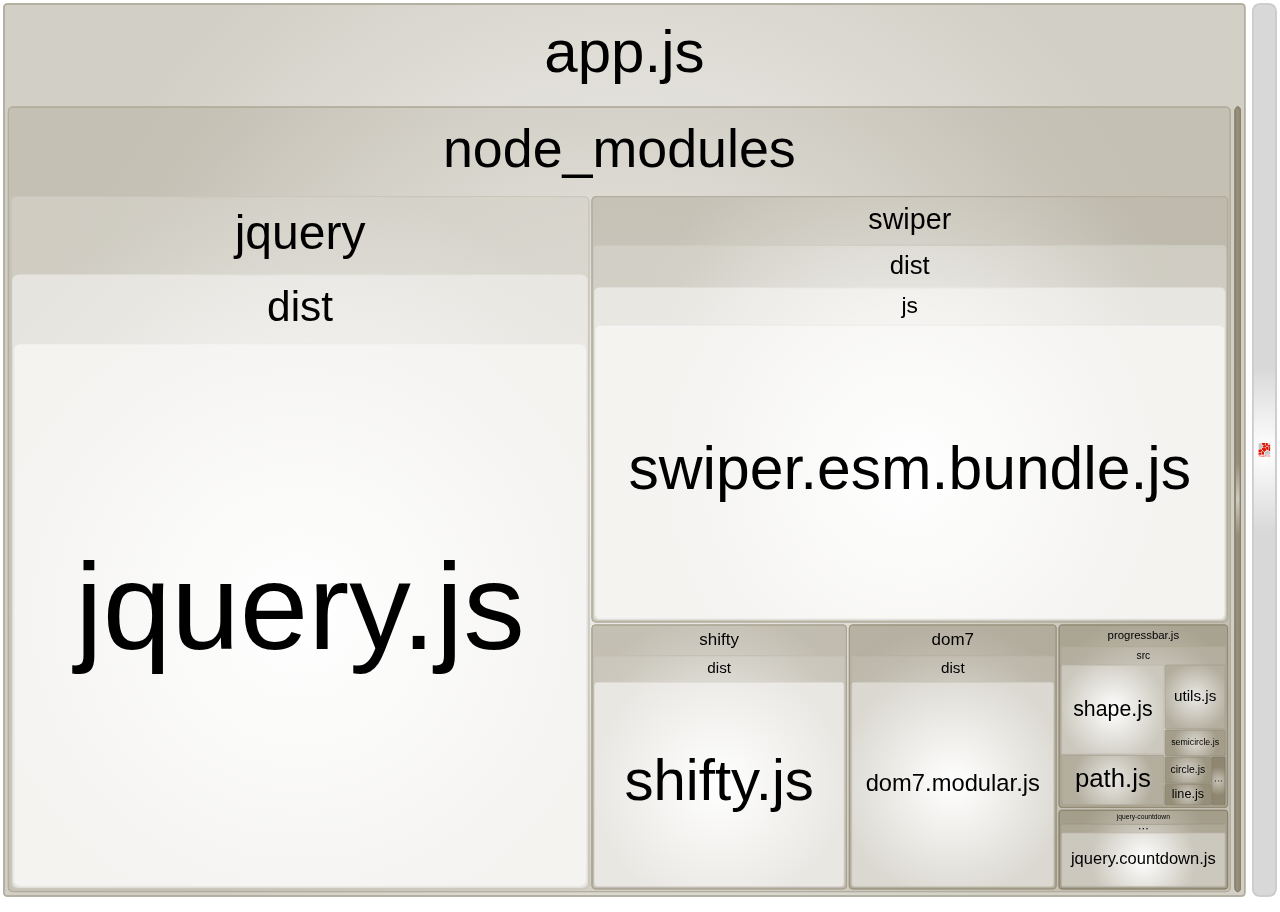
<file: docs/js 2/report.html>
<!DOCTYPE html>
<html>
  <head>
    <meta charset="UTF-8"/>
    <title>Webpack Bundle Analyzer</title>

    
  <!-- viewer.css -->
  <style>
    html, body, .treemap {
  width: 100%;
  height: 100%;
  padding: 0;
  margin: 0;
  overflow: hidden;
}

.tooltip {
  font: normal 10px Verdana;
  visibility: hidden;
  position: absolute;
  padding: 5px 10px;
  border-radius: 4px;
  background: #fff;
  border: 1px solid #aaa;
  opacity: 0.7;
  white-space: nowrap;
}

  </style>



    
  <!-- node_modules/filesize -->
  <script>
    "use strict";

/**
 * filesize
 *
 * @copyright 2017 Jason Mulligan <jason.mulligan@avoidwork.com>
 * @license BSD-3-Clause
 * @version 3.5.11
 */
(function (global) {
	var b = /^(b|B)$/,
	    symbol = {
		iec: {
			bits: ["b", "Kib", "Mib", "Gib", "Tib", "Pib", "Eib", "Zib", "Yib"],
			bytes: ["B", "KiB", "MiB", "GiB", "TiB", "PiB", "EiB", "ZiB", "YiB"]
		},
		jedec: {
			bits: ["b", "Kb", "Mb", "Gb", "Tb", "Pb", "Eb", "Zb", "Yb"],
			bytes: ["B", "KB", "MB", "GB", "TB", "PB", "EB", "ZB", "YB"]
		}
	},
	    fullform = {
		iec: ["", "kibi", "mebi", "gibi", "tebi", "pebi", "exbi", "zebi", "yobi"],
		jedec: ["", "kilo", "mega", "giga", "tera", "peta", "exa", "zetta", "yotta"]
	};

	/**
  * filesize
  *
  * @method filesize
  * @param  {Mixed}   arg        String, Int or Float to transform
  * @param  {Object}  descriptor [Optional] Flags
  * @return {String}             Readable file size String
  */
	function filesize(arg) {
		var descriptor = arguments.length > 1 && arguments[1] !== undefined ? arguments[1] : {};

		var result = [],
		    val = 0,
		    e = void 0,
		    base = void 0,
		    bits = void 0,
		    ceil = void 0,
		    full = void 0,
		    fullforms = void 0,
		    neg = void 0,
		    num = void 0,
		    output = void 0,
		    round = void 0,
		    unix = void 0,
		    spacer = void 0,
		    standard = void 0,
		    symbols = void 0;

		if (isNaN(arg)) {
			throw new Error("Invalid arguments");
		}

		bits = descriptor.bits === true;
		unix = descriptor.unix === true;
		base = descriptor.base || 2;
		round = descriptor.round !== undefined ? descriptor.round : unix ? 1 : 2;
		spacer = descriptor.spacer !== undefined ? descriptor.spacer : unix ? "" : " ";
		symbols = descriptor.symbols || descriptor.suffixes || {};
		standard = base === 2 ? descriptor.standard || "jedec" : "jedec";
		output = descriptor.output || "string";
		full = descriptor.fullform === true;
		fullforms = descriptor.fullforms instanceof Array ? descriptor.fullforms : [];
		e = descriptor.exponent !== undefined ? descriptor.exponent : -1;
		num = Number(arg);
		neg = num < 0;
		ceil = base > 2 ? 1000 : 1024;

		// Flipping a negative number to determine the size
		if (neg) {
			num = -num;
		}

		// Determining the exponent
		if (e === -1 || isNaN(e)) {
			e = Math.floor(Math.log(num) / Math.log(ceil));

			if (e < 0) {
				e = 0;
			}
		}

		// Exceeding supported length, time to reduce & multiply
		if (e > 8) {
			e = 8;
		}

		// Zero is now a special case because bytes divide by 1
		if (num === 0) {
			result[0] = 0;
			result[1] = unix ? "" : symbol[standard][bits ? "bits" : "bytes"][e];
		} else {
			val = num / (base === 2 ? Math.pow(2, e * 10) : Math.pow(1000, e));

			if (bits) {
				val = val * 8;

				if (val >= ceil && e < 8) {
					val = val / ceil;
					e++;
				}
			}

			result[0] = Number(val.toFixed(e > 0 ? round : 0));
			result[1] = base === 10 && e === 1 ? bits ? "kb" : "kB" : symbol[standard][bits ? "bits" : "bytes"][e];

			if (unix) {
				result[1] = standard === "jedec" ? result[1].charAt(0) : e > 0 ? result[1].replace(/B$/, "") : result[1];

				if (b.test(result[1])) {
					result[0] = Math.floor(result[0]);
					result[1] = "";
				}
			}
		}

		// Decorating a 'diff'
		if (neg) {
			result[0] = -result[0];
		}

		// Applying custom symbol
		result[1] = symbols[result[1]] || result[1];

		// Returning Array, Object, or String (default)
		if (output === "array") {
			return result;
		}

		if (output === "exponent") {
			return e;
		}

		if (output === "object") {
			return { value: result[0], suffix: result[1], symbol: result[1] };
		}

		if (full) {
			result[1] = fullforms[e] ? fullforms[e] : fullform[standard][e] + (bits ? "bit" : "byte") + (result[0] === 1 ? "" : "s");
		}

		return result.join(spacer);
	}

	// Partial application for functional programming
	filesize.partial = function (opt) {
		return function (arg) {
			return filesize(arg, opt);
		};
	};

	// CommonJS, AMD, script tag
	if (typeof exports !== "undefined") {
		module.exports = filesize;
	} else if (typeof define === "function" && define.amd) {
		define(function () {
			return filesize;
		});
	} else {
		global.filesize = filesize;
	}
})(typeof window !== "undefined" ? window : global);

  </script>


    
  <!-- foamtree/carrotsearch.foamtree.asserts.js -->
  <script>
    /**
 * Licensed under the Apache License, Version 2.0 (the "License");
 * you may not use this file except in compliance with
 * the License. You may obtain a copy of the License at
 *
 *     http://www.apache.org/licenses/LICENSE-2.0
 *
 * Unless required by applicable law or agreed to in writing,
 * software distributed under the License is distributed on
 * an "AS IS" BASIS, WITHOUT WARRANTIES OR CONDITIONS OF ANY
 * KIND, either express or implied. See the License for the
 * specific language governing permissions and limitations
 * under the License.
 *
 * Copyright 2002-2016, Carrot Search s.c, All Rights Reserved.
 *
 *
 * Debugging assertions for Carrot Search FoamTree.
 */
(function() {
  /**
   * Option constraints.
   */
  var optionDefinitions = function() {
    var args = {};

    // Static
    args["supported"] = {
      type: "boolean",
      asserts: ReadOnly(),
      static: true
    };
    args["geometry"] = {
      type: "object",
      asserts: ReadOnly(),
      static: true
    };

    [
      "geometry.boundingBox",
      "geometry.polygonCentroid",
      "geometry.rectangleInPolygon",
      "geometry.circleInPolygon",
      "geometry.stabPolygon",
      "context.roundRect",
      "context.fillPolygonWithText",
      "context.scratch",
      "context.replay"
    ].forEach(function (key) {
      args[key] = {
        type: "function",
        asserts: ReadOnly(),
        static: true
      }
    });

    // Special.
    args["dataObject"] = {
      type: "object",
      asserts: Or(IsObject(), IsNull(), IsUndefined())
    };

    args["imageData"] = {
      type: "string",
      asserts: ReadOnly()
    };

    args["viewport"] = {
      type: "object",
      asserts: ReadOnly()
    };

    ([
      "hierarchy",
      "geometry",
      "containerCoordinates",
      "state"
    ]).forEach(function(key) {
        args[key] = {
          type: "object",
          asserts: ReadOnly()
        };
      });

    args["times"] = {
      type: "object",
      asserts: ReadOnly()
    };

    ([
      "selection",
      "open",
      "exposure"
    ]).forEach(function(key) {
        args[key] = {
          type: "mixed"
        };
      });

    // Unconstrained strings
    ([
      "attributionText",
      "attributionLogo",
      "attributionUrl",
      "groupLabelFontFamily",
      "groupLabelFontStyle",
      "groupLabelFontWeight",
      "groupLabelFontVariant",
      "titleBarFontFamily",
      "titleBarFontStyle",
      "titleBarFontWeight",
      "titleBarFontVariant"
    ]).forEach(function(key) {
        args[key] = {
          type: "string",
          asserts: Or(IsString(), IsNull(), IsUndefined())
        };
      });

    // Element identifier
    ([
      "id"
    ]).forEach(function(key) {
        args[key] = {
          type: "string",
          asserts: And(IsString(), IdentifiesExistingElement())
        };
      });

    // DOM element
    ([
      "element"
    ]).forEach(function(key) {
        args[key] = {
          type: "object",
          asserts: IsElement()
        };
      });

    // Booleans
    ([
      "logging",
      "layoutByWeightOrder",
      "relaxationVisible",
      "showZeroWeightGroups",
      "parentOpacityBalancing",
      "descriptionGroupPolygonDrawn",
      "androidStockBrowserWorkaround"
    ]).forEach(function(key) {
        args[key] = {
          type: "boolean",
          asserts: IsBoolean()
        };
      });

    // enums
    args["layout"] = {
      type: "string",
      asserts: And(NotEmpty(), OneOf([
        "relaxed", "ordered", "squarified"
      ]))
    };

    args["stacking"] = {
      type: "string",
      asserts: And(NotEmpty(), OneOf([
        "hierarchical", "flattened"
      ]))
    };
    args["descriptionGroupType"] = {
      type: "string",
      asserts: And(NotEmpty(), OneOf([
        "floating", "stab"
      ]))
    };

    ([
      "initializer", // alias
      "relaxationInitializer"
    ]).forEach(function(key) {
        args[key] = {
          type: "string",
          asserts: And(NotEmpty(), OneOf([
            "fisheye", "squarified", "blackhole", "ordered", "random",

            // Deprecated
            "order", "treemap"
          ]))
        };
      });

    args["groupContentDecoratorTriggering"] = {
      type: "string",
      asserts: And(NotEmpty(), OneOf([
        "onShapeDirty", "onSurfaceDirty"
      ]))
    };

    ([
      "groupGrowingEasing",
      "exposeEasing",
      "rolloutEasing",
      "pullbackEasing",
      "fadeEasing",
      "zoomMouseWheelEasing"
    ]).forEach(function(key) {
        args[key] = {
          type: "string",
          asserts: And(NotEmpty(), OneOf([
            "linear", "bounce",
            "squareIn", "squareOut", "squareInOut",
            "cubicIn", "cubicOut", "cubicInOut",
            "quadIn", "quadOut", "quadInOut"
          ]))
        };
      });

    ([
      "groupFillType",
      "groupStrokeType"
    ]).forEach(function(key) {
        args[key] = {
          type: "string",
          asserts: And(NotEmpty(), OneOf([
            "none", "plain", "gradient"
          ]))
        };
      });

    args["rainbowColorDistribution"] = {
      type: "string",
      asserts: And(NotEmpty(), OneOf([
        "radial", "linear"
      ]))
    };

    args["interactionHandler"] = {
      type: "string",
      asserts: And(NotEmpty(), OneOf([
        "hammerjs", "builtin"
      ]))
    };

    ([
      "wireframeLabelDrawing",
      "wireframeContentDecorationDrawing"
    ]).forEach(function (key) {
        args[key] = {
          type: "string",
          asserts: And(NotEmpty(), OneOf([
            "auto", "always", "never"
          ]))
        };
      });

    args["incrementalDraw"]  = {
      type: "string",
      asserts: And(NotEmpty(), OneOf([
        "none", "accurate", "fast"
      ]))
    };

    ([
      "rolloutStartPoint",
      "pullbackStartPoint"
    ]).forEach(function(key) {
        args[key] = {
          type: "string",
          asserts: And(NotEmpty(), OneOf([
            "center", "topleft", "bottomright", "random"
          ]))
        };
      });

    ([
      "rolloutMethod",
      "pullbackMethod"
    ]).forEach(function(key) {
        args[key] = {
          type: "string",
          asserts: And(NotEmpty(), OneOf([
            "groups", "individual"
          ]))
        };
      });


    // CSS colors
    ([
      "groupSelectionOutlineColor",
      "groupSelectionOutlineShadowColor",
      "groupExposureShadowColor",
      "rainbowStartColor",
      "rainbowEndColor",
      "titleBarBackgroundColor",
      "titleBarTextColor",
      "groupLabelDarkColor",
      "groupLabelLightColor"
    ]).forEach(function(key) {
        args[key] = {
          type: "string",
          asserts: And(NotEmpty(), CssColor())
        }
      });

    // Functions
    ([
      "groupColorDecorator",
      "groupLabelDecorator",
      "groupLabelLayoutDecorator",
      "groupContentDecorator",
      "titleBarDecorator"
    ]).forEach(function(key) {
        args[key] = {
          type: "function",
          asserts: IsFunction()
        }
      });

    // Callbacks
    ([
      "onModelChanging", "onModelChanged", "onRolloutStart", "onRolloutComplete",
      "onRelaxationStep", "onRedraw", "onViewReset",

      "onGroupOpenOrCloseChanging", "onGroupOpenOrCloseChanged",
      "onGroupExposureChanging", "onGroupExposureChanged",
      "onGroupSelectionChanging", "onGroupSelectionChanged",

      "onGroupHover", "onGroupClick", "onGroupDoubleClick", "onGroupHold",
      "onGroupMouseDown", "onGroupMouseUp","onGroupMouseMove", "onGroupMouseWheel",
      "onGroupDragStart", "onGroupDrag", "onGroupDragEnd",
      "onGroupTransformStart", "onGroupTransform", "onGroupTransformEnd",

      "onKeyUp"
    ]).forEach(function(key) {
        args[key] = {
          type: "function | Array",
          asserts: Or(IsFunction(), IsArrayOfFunctions())
        }
      });

    ([
      "groupLabelLineHeight",
      "groupExposureScale",
      "zoomMouseWheelFactor"
    ]).forEach(function(key) {
        args[key] = {
          type: "number",
          asserts: And(NotEmpty(), IsNumeric("[1,∞)"))
        }
      });

    ([
      "groupBorderRadius",
      "groupGrowingDrag",
      "groupUnexposureLabelColorThreshold",
      "rainbowLightnessShiftCenter",
      "parentFillOpacity",
      "parentStrokeOpacity",
      "parentLabelOpacity",
      "groupLabelMaxTotalHeight",
      "groupLabelUpdateThreshold",
      "groupLabelColorThreshold",
      "rolloutTransformationCenter",
      "rolloutPolygonDrag",
      "rolloutPolygonDuration",
      "rolloutLabelDelay",
      "rolloutLabelDrag",
      "rolloutLabelDuration",
      "rolloutChildGroupsDrag",
      "rolloutChildGroupsDelay",
      "pullbackTransformationCenter",
      "pullbackPolygonDelay",
      "pullbackPolygonDrag",
      "pullbackPolygonDuration",
      "pullbackLabelDelay",
      "pullbackLabelDrag",
      "pullbackLabelDuration",
      "pullbackChildGroupsDelay",
      "pullbackChildGroupsDrag",
      "pullbackChildGroupsDuration",
      "attributionLogoScale",
      "descriptionGroupDistanceFromCenter",
      "descriptionGroupSize",
      "descriptionGroupMaxHeight",
      "attributionDistanceFromCenter"
    ]).forEach(function(key) {
        args[key] = {
          type: "number",
          asserts: And(NotEmpty(), IsNumeric("[0,1]"))
        }
      });

    ([
      "rainbowLightnessCorrection",
      "rainbowSaturationCorrection"
    ]).forEach(function(key) {
        args[key] = {
          type: "number",
          asserts: And(NotEmpty(), IsNumeric("[-1,1]"))
        }
      });

    ([
      "rectangleAspectRatioPreference",
      "rolloutScalingStrength",
      "rolloutTranslationXStrength",
      "rolloutTranslationYStrength",
      "rolloutRotationStrength",
      "pullbackScalingStrength",
      "pullbackTranslationXStrength",
      "pullbackTranslationYStrength",
      "pullbackRotationStrength"
    ]).forEach(function(key) {
        args[key] = {
          type: "number",
          asserts: And(NotEmpty(), IsNumeric("(-∞,∞)"))
        }
      });

    ([
      "pixelRatio",
      "wireframePixelRatio",
      "relaxationMaxDuration",
      "relaxationQualityThreshold",
      "groupMinDiameter",
      "maxGroups",
      "maxGroupLevelsDrawn",
      "maxGroupLabelLevelsDrawn",
      "groupGrowingDuration",
      "groupResizingBudget",
      "groupBorderWidth",
      "groupBorderWidthScaling",
      "groupInsetWidth",
      "groupBorderRadiusCorrection",
      "groupSelectionOutlineWidth",
      "groupSelectionOutlineShadowSize",
      "groupFillGradientRadius",
      "groupStrokeWidth",
      "groupStrokeGradientRadius",
      "groupExposureShadowSize",
      "groupExposureZoomMargin",
      "exposeDuration",
      "openCloseDuration",
      "wireframeDrawMaxDuration",
      "wireframeToFinalFadeDuration",
      "wireframeToFinalFadeDelay",
      "finalCompleteDrawMaxDuration",
      "finalIncrementalDrawMaxDuration",
      "finalToWireframeFadeDuration",
      "groupLabelHorizontalPadding",
      "groupLabelVerticalPadding",
      "groupLabelMinFontSize",
      "groupLabelMaxFontSize",
      "rolloutDuration",
      "pullbackDuration",
      "fadeDuration",
      "zoomMouseWheelDuration",
      "maxLabelSizeForTitleBar",
      "titleBarMinFontSize",
      "titleBarMaxFontSize",
      "titleBarTextPaddingLeftRight",
      "titleBarTextPaddingTopBottom",
      "descriptionGroupMinHeight",
      "attributionWeight"
    ]).forEach(function(key) {
        args[key] = {
          type: "number",
          asserts: And(NotEmpty(), IsNumeric("[0,∞)"))
        }
      });

    ([
      "groupSelectionFillHueShift",
      "groupSelectionStrokeHueShift",
      "groupFillGradientCenterHueShift",
      "groupFillGradientRimHueShift",
      "groupStrokePlainHueShift",
      "groupStrokeGradientUpperHueShift",
      "groupStrokeGradientLowerHueShift",
      "groupHoverFillHueShift",
      "groupHoverStrokeHueShift",
      "rainbowColorDistributionAngle",
      "rainbowLightnessDistributionAngle"
    ]).forEach(function(key) {
        args[key] = {
          type: "number",
          asserts: And(NotEmpty(), IsNumeric("[-180,180]"))
        }
      });

    ([
      "groupSelectionFillSaturationShift",
      "groupSelectionFillLightnessShift",
      "groupSelectionStrokeSaturationShift",
      "groupSelectionStrokeLightnessShift",
      "groupFillGradientCenterSaturationShift",
      "groupFillGradientCenterLightnessShift",
      "groupFillGradientRimSaturationShift",
      "groupFillGradientRimLightnessShift",
      "groupStrokePlainSaturationShift",
      "groupStrokePlainLightnessShift",
      "groupStrokeGradientUpperSaturationShift",
      "groupStrokeGradientUpperLightnessShift",
      "groupStrokeGradientLowerSaturationShift",
      "groupStrokeGradientLowerLightnessShift",
      "groupHoverFillSaturationShift",
      "groupHoverFillLightnessShift",
      "groupHoverStrokeSaturationShift",
      "groupHoverStrokeLightnessShift",
      "rainbowLightnessShift",
      "groupUnexposureLightnessShift",
      "groupUnexposureSaturationShift"
    ]).forEach(function(key) {
        args[key] = {
          type: "number",
          asserts: And(NotEmpty(), IsNumeric("[-100,100]"))
        }
      });


    ([
      "groupStrokeGradientAngle"
    ]).forEach(function(key) {
        args[key] = {
          type: "number",
          asserts: And(NotEmpty(), IsNumeric("[0,180]"))
        }
      });

    ([
      "descriptionGroupPosition",
      "attributionPosition"
    ]).forEach(function(key) {
        args[key] = {
          type: "number",
          asserts: And(NotEmpty(), Or(IsNumeric("[0,360)"), OneOf([
            "topleft", "bottomright", "random"
          ])))
        }
      });

    ([
      "attributionTheme"
    ]).forEach(function(key) {
        args[key] = {
          type: "number",
          asserts: And(NotEmpty(), OneOf([
            "light", "dark"
          ]))
        }
      });

    // API changes
    ([
      "supported",
      "id",
      "element",
      "pixelRatio",
      "wireframePixelRatio",

      "dataObject",
      "relaxationInitializer",
      "relaxationMaxDuration",
      "relaxationVisible",
      "relaxationQualityThreshold",
      "groupMinDiameter",
      "showZeroWeightGroups",
    
      "groupGrowingDuration",
      "groupGrowingEasing",
      "groupGrowingDrag",
      "groupResizingBudget",
    
      "groupBorderRadius",
      "groupBorderWidth",
      "groupBorderWidthScaling",
      "groupInsetWidth",
      "groupBorderRadiusCorrection",

      "groupSelectionOutlineWidth",
      "groupSelectionOutlineColor",
      "groupSelectionOutlineShadowSize",
      "groupSelectionOutlineShadowColor",
      "groupSelectionFillHueShift",
      "groupSelectionFillSaturationShift",
      "groupSelectionFillLightnessShift",
      "groupSelectionStrokeHueShift",
      "groupSelectionStrokeSaturationShift",
      "groupSelectionStrokeLightnessShift",
    
      "groupFillType",
      "groupFillGradientRadius",
      "groupFillGradientCenterHueShift",
      "groupFillGradientCenterSaturationShift",
      "groupFillGradientCenterLightnessShift",
      "groupFillGradientRimHueShift",
      "groupFillGradientRimSaturationShift",
      "groupFillGradientRimLightnessShift",
    
      "groupStrokeType",
      "groupStrokeWidth",
      "groupStrokePlainHueShift",
      "groupStrokePlainSaturationShift",
      "groupStrokePlainLightnessShift",
      "groupStrokeGradientRadius",
      "groupStrokeGradientAngle",
      "groupStrokeGradientUpperHueShift",
      "groupStrokeGradientUpperSaturationShift",
      "groupStrokeGradientUpperLightnessShift",
      "groupStrokeGradientLowerHueShift",
      "groupStrokeGradientLowerSaturationShift",
      "groupStrokeGradientLowerLightnessShift",
    
      "groupHoverFillHueShift",
      "groupHoverFillSaturationShift",
      "groupHoverFillLightnessShift",
      "groupHoverStrokeHueShift",
      "groupHoverStrokeSaturationShift",
      "groupHoverStrokeLightnessShift",
    
      "groupExposureScale",
      "groupExposureShadowColor",
      "groupExposureShadowSize",
      "groupExposureZoomMargin",
      "groupUnexposureLightnessShift",
      "groupUnexposureSaturationShift",
      "groupUnexposureLabelColorThreshold",
      "exposeDuration",
      "exposeEasing",

      "groupLabelDecorator",
      "groupColorDecorator",
      "titleBarDecorator",

      "openCloseDuration",
    
      "rainbowStartColor",
      "rainbowEndColor",
      "rainbowColorDistribution",
      "rainbowColorDistributionAngle",
      "rainbowLightnessDistributionAngle",
      "rainbowSaturationCorrection",
      "rainbowLightnessCorrection",
      "rainbowLightnessShift",
      "rainbowLightnessShiftCenter",
    
      "parentFillOpacity",
      "parentStrokeOpacity",
      "parentLabelOpacity",
      "parentOpacityBalancing",
    
      "wireframeDrawMaxDuration",
      "wireframeLabelDrawing",
      "wireframeToFinalFadeDuration",
      "wireframeToFinalFadeDelay",
      "finalCompleteDrawMaxDuration",
      "finalIncrementalDrawMaxDuration",
      "finalToWireframeFadeDuration",
      "androidStockBrowserWorkaround",
    
      "groupLabelFontFamily",
      "groupLabelLineHeight",
      "groupLabelHorizontalPadding",
      "groupLabelVerticalPadding",
      "groupLabelMinFontSize",
      "groupLabelMaxFontSize",
      "groupLabelMaxTotalHeight",
      "groupLabelUpdateThreshold",
      "groupLabelDarkColor",
      "groupLabelLightColor",
      "groupLabelColorThreshold",
    
      "titleBarFontFamily",
      "titleBarMinFontSize",
      "titleBarMaxFontSize",
      "titleBarBackgroundColor",
      "titleBarTextColor",
      "titleBarTextPaddingLeftRight",
      "titleBarTextPaddingTopBottom",
      "maxLabelSizeForTitleBar",

      "rolloutStartPoint",
      "rolloutEasing",
      "rolloutMethod",
      "rolloutDuration",
      "rolloutScalingStrength",
      "rolloutTranslationXStrength",
      "rolloutTranslationYStrength",
      "rolloutRotationStrength",
      "rolloutTransformationCenter",
      "rolloutPolygonDrag",
      "rolloutPolygonDuration",
      "rolloutLabelDelay",
      "rolloutLabelDrag",
      "rolloutLabelDuration",
      "rolloutChildGroupsDrag",
      "rolloutChildGroupsDelay",
    
      "pullbackStartPoint",
      "pullbackEasing",
      "pullbackMethod",
      "pullbackDuration",
      "pullbackScalingStrength",
      "pullbackTranslationXStrength",
      "pullbackTranslationYStrength",
      "pullbackRotationStrength",
      "pullbackTransformationCenter",
      "pullbackPolygonDelay",
      "pullbackPolygonDrag",
      "pullbackPolygonDuration",
      "pullbackLabelDelay",
      "pullbackLabelDrag",
      "pullbackLabelDuration",
      "pullbackChildGroupsDelay",
      "pullbackChildGroupsDrag",
      "pullbackChildGroupsDuration",
    
      "fadeDuration",
      "fadeEasing",
    
      "zoomMouseWheelFactor",
      "zoomMouseWheelDuration",
      "zoomMouseWheelEasing",
    
      "attributionText",
      "attributionLogo",
      "attributionUrl",
    
      "interactionHandler",
    
      "onModelChanged",
      "onRelaxationStep",
    
      "onModelChanging",
      "onViewReset",
      "onGroupOpenOrCloseChanging",
      "onGroupOpenOrCloseChanged",
      "onGroupExposureChanging",
      "onGroupExposureChanged",
      "onGroupSelectionChanging",
      "onGroupSelectionChanged",
      "onRolloutStart",
      "onRolloutComplete",
      "onRedraw",

      "onGroupClick",
      "onGroupDoubleClick",
      "onGroupHold",
      "onGroupHover",
      "onGroupMouseWheel",
      "onGroupMouseDown",
      "onGroupDragStart",
      "onGroupDrag",
      "onGroupDragEnd",
      "onGroupTransformStart",
      "onGroupTransform",
      "onGroupTransformEnd",
      "onKeyUp",
    
      "selection",
      "open",
      "exposure",

      "hierarchy",
      "geometry",
      "state",

      "imageData",
      "logging",
      "times"
    ]).forEach(function(key) {
      args[key].since = "3.0.0";
    });

    ([
      "groupContentDecorator",
      "groupContentDecoratorTriggering",
      "wireframeContentDecorationDrawing",
      "geometry.boundingBox",
      "geometry.polygonCentroid",
      "geometry.rectangleInPolygon",
      "geometry.circleInPolygon",
      "geometry.stabPolygon",
      "context.roundRect",
      "context.fillPolygonWithText",
      "context.scratch",
      "context.replay"
    ]).forEach(function(key) {
      args[key].since = "3.1.0";
    });

    ([
      "maxGroups",
      "maxGroupLevelsDrawn",
      "maxGroupLabelLevelsDrawn"
    ]).forEach(function(key) {
      args[key].since = "3.2.0";
    });

    ([
      "attributionPosition",
      "attributionDistanceFromCenter"
    ]).forEach(function(key) {
      args[key].since = "3.2.1";
    });

    ([
      "groupLabelFontStyle",
      "groupLabelFontWeight",
      "groupLabelFontVariant",
      "titleBarFontStyle",
      "titleBarFontWeight",
      "titleBarFontVariant"
    ]).forEach(function(key) {
      args[key].since = "3.2.2";
    });

    ([
      "viewport"
    ]).forEach(function(key) {
      args[key].since = "3.2.3";
    });

    ([
      "relaxationInitializer",
      "layout",
      "layoutByWeightOrder",
      "rectangleAspectRatioPreference"
    ]).forEach(function(key) {
      args[key].since = "3.3.0";
    });

    ([
      "attributionWeight"
    ]).forEach(function(key) {
      args[key].since = "3.3.1";
    });

    ([
      "stacking",
      "descriptionGroupType",
      "descriptionGroupSize",
      "descriptionGroupMinHeight",
      "descriptionGroupMaxHeight",
      "descriptionGroupPosition",
      "descriptionGroupDistanceFromCenter",
      "attributionLogoScale",
      "attributionTheme",
      "groupLabelLayoutDecorator",
      "descriptionGroupPolygonDrawn",
      "incrementalDraw"
    ]).forEach(function(key) {
      args[key].since = "3.4.0";
    });

    ([
      "onGroupMouseMove",
      "onGroupMouseUp",
      "containerCoordinates"
    ]).forEach(function(key) {
      args[key].since = "3.4.4";
    });

    ([
      "initializer"
    ]).forEach(function(key) {
      args[key].until = "3.5.0";
    });

    return args;
  };


  /**
   * Constraint definitions.
   */

  function valueOf(v) {
    if (typeof v == "function") {
      return "[function]";
    } else {
      return "'" + v + "'";
    }
  }


  var NotEmpty = (function() {
    function NotEmpty() {
      if (this === window) return new NotEmpty();
    }

    NotEmpty.prototype.validate = function(value) {
      if ((typeof value == "undefined") || value == null || ("" + value) === "") {
        throw valueOf(value) + " is empty";
      }
    };

    NotEmpty.prototype.toString = function() {
      return "value is not empty";
    };

    return NotEmpty;
  })();


  var IsNull = (function() {
    function IsNull() {
      if (this === window) return new IsNull();
    }

    IsNull.prototype.validate = function(value) {
      if (value !== null) {
        throw valueOf(value) + " is not null";
      }
    };

    IsNull.prototype.toString = function() {
      return "value is null"
    };

    return IsNull;
  })();


  var IsUndefined = (function() {
    function IsUndefined() {
      if (this === window) return new IsUndefined();
    }

    IsUndefined.prototype.validate = function(value) {
      if (typeof value !== "undefined") {
        throw valueOf(value) + " is not undefined";
      }
    };

    IsUndefined.prototype.toString = function() {
      return "value is undefined";
    };

    return IsUndefined;
  })();


  var IsObject = (function() {
    function IsObject() {
      if (this === window) return new IsObject();
    }

    IsObject.prototype.validate = function(value) {
      if (value !== Object(value)) {
        throw valueOf(value) + " is not an object";
      }
    };

    IsObject.prototype.toString = function() {
      return "value is an object";
    };

    return IsObject;
  })();


  var ReadOnly = (function() {
    function ReadOnly() {
      if (this === window) return new ReadOnly();
    }

    ReadOnly.prototype.validate = function(value) {
      throw "option is read-only";
    };

    ReadOnly.prototype.toString = function() {
      return "option is read-only";
    };

    return ReadOnly;
  })();


  var IsNumeric = (function() {
    function IsNumeric(range) {
      if (this === window) return new IsNumeric(range);

      function inclusiveBracket(v) {
        switch (v) {
          case '[':
          case ']':
            return true;
          case '(':
          case ')':
            return false;
          default:
            throw "Unrecognized bracket op: " + v;
        }
      }

      function parseRange(v) {
        if (v == "∞")  { return Number.POSITIVE_INFINITY; }
        if (v == "-∞") { return Number.NEGATIVE_INFINITY; }
        if (isNaN(parseFloat(v))) throw "Not a number in range: " + v;
        return parseFloat(v);
      }

      // Simplistic range parsing.
      if (range) {
        // "(x,y)" => ["(", "0", ",", "∞", ")"]
        var comps = range.replace(/[\[\]\(\),]/g, " $& ").trim().split(/\s+/);
        this.left = parseRange(comps[1]);
        this.leftInclusive = inclusiveBracket(comps[0]);
        this.right = parseRange(comps[3]);
        this.rightInclusive = inclusiveBracket(comps[4]);
        this.range = range.replace(/∞/g, "infinity");
      }
    }

    IsNumeric.prototype.validate = function(value) {
      if (isNaN(parseFloat(value))) {
        throw valueOf(value) + " is not a number";
      }

      if (!isFinite(value)) {
        throw valueOf(value) + " is not a finite number";
      }

      if (this.range) {
        if ((value < this.left  || (value == this.left  && !this.leftInclusive)) ||
            (value > this.right || (value == this.right && !this.rightInclusive))) {
          throw valueOf(value) + " is not within " + this.range;
        }
      }
    };

    IsNumeric.prototype.toString = function() {
      if (this.range) {
        return "value is a number in range " + this.range;
      } else {
        return "value is a number";
      }
    };

    return IsNumeric;
  })();


  var IsString = (function() {
    function IsString() {
      if (this === window) return new IsString();
    }

    IsString.prototype.validate = function(value) {
      var toString = Object.prototype.toString;
      if (value != null && toString.call(value) != "[object String]") {
        throw valueOf(value) + " is not a string";
      }
    };

    IsString.prototype.toString = function() {
      return "value is a string";
    };

    return IsString;
  })();


  var IsBoolean = (function() {
    function IsBoolean() {
      if (this === window) return new IsBoolean();
    }

    IsBoolean.prototype.validate = function(value) {
      if (value != null && typeof value !== "undefined") {
        if (value !== true && value !== false) {
          throw valueOf(value) + " is not a boolean";
        }
      }
    };

    IsBoolean.prototype.toString = function() {
      return "value is a boolean";
    };

    return IsBoolean;
  })();

  var IsFunction = (function() {
    function IsFunction() {
      if (this === window) return new IsFunction();
    }

    IsFunction.prototype.validate = function(value) {
      if (value != null && value != undefined) {
        if (typeof value !== "function") {
          throw valueOf(value) + " [" + (typeof value) + "] is not a function";
        }
      }
    };

    IsFunction.prototype.toString = function() {
      return "value is a function";
    };

    return IsFunction;
  })();

  var IsArrayOfFunctions = (function() {
    function IsArrayOfFunctions() {
      if (this === window) return new IsArrayOfFunctions();
    }

    IsArrayOfFunctions.prototype.validate = function(value) {
      if (value != null && value != undefined) {
        var arrayOfFunctions = Array.isArray(value);
        if (arrayOfFunctions) {
          value.forEach(function(key) {
            if (typeof key !== "function") {
              arrayOfFunctions = false;
            }
          });
        }
        if (!arrayOfFunctions) {
          throw valueOf(value) + " [" + (typeof value) + "] is not an array of functions";
        }
      }
    };

    IsArrayOfFunctions.prototype.toString = function() {
      return "value is an array of functions";
    };

    return IsArrayOfFunctions;
  })();

  var Matches = (function() {
    function Matches(regexp) {
      if (this === window) { return new Matches(regexp); }
      this.regexp = regexp;
    }

    Matches.prototype.validate = function(value) {
      if (!this.regexp.test(value)) throw valueOf(value) + " does not match " + this.regexp;
    };

    Matches.prototype.toString = function() {
      return "value matches " + this.regexp;
    };

    return Matches;
  })();


  var CssColor = (function() {
    function CssColor() {
      if (this === window) { return new CssColor(); }
    }

    var predefinedColorsRegexp = new RegExp("^(AliceBlue|AntiqueWhite|Aqua|Aquamarine|Azure|Beige|Bisque|Black|BlanchedAlmond|Blue|BlueViolet|Brown|BurlyWood|CadetBlue|Chartreuse|Chocolate|Coral|CornflowerBlue|Cornsilk|Crimson|Cyan|DarkBlue|DarkCyan|DarkGoldenrod|DarkGray|DarkGreen|DarkKhaki|DarkMagenta|DarkOliveGreen|DarkOrange|DarkOrchid|DarkRed|DarkSalmon|DarkSeaGreen|DarkSlateBlue|DarkSlateGray|DarkTurquoise|DarkViolet|DeepPink|DeepSkyBlue|DimGray|DodgerBlue|FireBrick|FloralWhite|ForestGreen|Fuchsia|Gainsboro|GhostWhite|Gold|Goldenrod|Gray|Green|GreenYellow|Honeydew|HotPink|IndianRed|Indigo|Ivory|Khaki|Lavender|LavenderBlush|LawnGreen|LemonChiffon|LightBlue|LightCoral|LightCyan|LightGoldenrodYellow|LightGreen|LightGrey|LightPink|LightSalmon|LightSeaGreen|LightSkyBlue|LightSlateGray|LightSteelBlue|LightYellow|Lime|LimeGreen|Linen|Magenta|Maroon|MediumAquamarine|MediumBlue|MediumOrchid|MediumPurple|MediumSeaGreen|MediumSlateBlue|MediumSpringGreen|MediumTurquoise|MediumVioletRed|MidnightBlue|MintCream|MistyRose|Moccasin|NavajoWhite|Navy|OldLace|Olive|OliveDrab|Orange|OrangeRed|Orchid|PaleGoldenrod|PaleGreen|PaleTurquoise|PaleVioletRed|PapayaWhip|PeachPuff|Peru|Pink|Plum|PowderBlue|Purple|Red|RosyBrown|RoyalBlue|SaddleBrown|Salmon|SandyBrown|SeaGreen|Seashell|Sienna|Silver|SkyBlue|SlateBlue|SlateGray|Snow|SpringGreen|SteelBlue|Tan|Teal|Thistle|Tomato|Turquoise|Violet|Wheat|White|WhiteSmoke|Yellow|YellowGreen)$", "i");

    CssColor.prototype.validate = function(value) {
      if (/^rgba\(\s*([^,\s]+)\s*,\s*([^,\s]+)\s*,\s*([^,\s]+)\s*,\s*([^,\s]+)\s*\)$/.test(value)) {
        return;
      }
      if (/^rgb\(\s*([^,\s]+)\s*,\s*([^,\s]+)\s*,\s*([^,\s]+)\s*\)$/.test(value)) {
        return;
      }
      if (/^hsla\(\s*([^,\s]+)\s*,\s*([^,%\s]+)%\s*,\s*([^,\s%]+)%\s*,\s*([^,\s]+)\s*\)$/.test(value)) {
        return;
      }
      if (/^hsl\(\s*([^,\s]+)\s*,\s*([^,\s%]+)%\s*,\s*([^,\s%]+)%\s*\)$/.test(value)) {
        return;
      }
      if (/^#([0-9a-fA-F]{2})([0-9a-fA-F]{2})([0-9a-fA-F]{2})$/.test(value)) {
        return;
      }
      if (/^#([0-9a-fA-F])([0-9a-fA-F])([0-9a-fA-F])$/.test(value)) {
        return;
      }
      if (predefinedColorsRegexp.test(value)) {
        return;
      }

      throw valueOf(value) + " is not a CSS color specification";
    };

    CssColor.prototype.toString = function() {
      return "value is a CSS color";
    };

    return CssColor;
  })();


  var IdentifiesExistingElement = (function() {
    function IdentifiesExistingElement() {
      if (this === window) return new IdentifiesExistingElement();
    }

    IdentifiesExistingElement.prototype.validate = function(value) {
      var element = document.getElementById(value);
      if (!element) {
        throw valueOf(value) + " is not an identifier of an existing DOM element";
      }
    };

    IdentifiesExistingElement.prototype.toString = function() {
      return "value is an identifier of an existing DOM element";
    };

    return IdentifiesExistingElement;
  })();


  var IsElement = (function() {
    function IsElement() {
      if (this === window) return new IsElement();
    }

    IsElement.prototype.validate = function(value) {
      if (!(value instanceof HTMLElement)) {
        throw valueOf(value) + " is not a DOM element";
      }
    };

    IsElement.prototype.toString = function() {
      return "value is a DOM element";
    };

    return IsElement;
  })();


  var OneOf = (function() {
    function OneOf(values) {
      if (this === window) { return new OneOf(values); }
      this.values = values;
    }

    OneOf.prototype.validate = function(value) {
      if (this.values.indexOf(value) < 0) {
        throw valueOf(value) + " not one of [" + this.values.join(", ") + "]";
      }
    };

    OneOf.prototype.toString = function() {
      return "value one of [" + this.values.join(", ") + "]";
    };

    return OneOf;
  })();


  var Or = (function() {
    function Or() {
      if (this === window) { return Or.apply(new Or(), arguments); }
      this.clauses = Array.prototype.slice.call(arguments);
      return this;
    }

    Or.prototype.validate = function(value) {
      var vetoes = [];
      for (var i = 0; i < this.clauses.length; i++) {
        try {
          this.clauses[i].validate(value);
        } catch (e) {
          vetoes.push(e);
        }
      }

      if (vetoes.length == this.clauses.length) {
        throw vetoes.map(function(e) {return "(" + e + ")";}).join(" and ");
      }
    };

    Or.prototype.toString = function() {
      return this.clauses.map(function(e) {return "(" + e + ")";}).join(" or ");
    };

    return Or;
  })();


  var And = (function() {
    function And() {
      if (this === window) { return And.apply(new And(), arguments); }
      this.clauses = Array.prototype.slice.call(arguments);
      return this;
    }

    And.prototype.validate = function(value) {
      var vetoes = [];
      for (var i = 0; i < this.clauses.length; i++) {
        try {
          this.clauses[i].validate(value);
        } catch (e) {
          vetoes.push(e);
          break;  // fastpath, no need to evaluate further.
        }
      }

      if (vetoes.length != 0) {
        throw vetoes.map(function(e) {return "(" + e + ")";}).join(" and ");
      }
    };

    And.prototype.toString = function() {
      return this.clauses.map(function(e) {return "(" + e + ")";}).join(" and ");
    };

    return And;
  })();

  // Install or defer until FoamTree is loaded.
  var args = optionDefinitions();

  // Validate that there is an assert for each default option
  // and also that there are no asserts referring to non-existing options.
  var foamtreeClass = window["CarrotSearchFoamTree"];
  if (foamtreeClass) {
    var defaults = CarrotSearchFoamTree.defaults;
    for (var option in defaults) {
      if (defaults.hasOwnProperty(option)) {
        if (!args.hasOwnProperty(option)) {
          window.console.error("No assertion defined for option: " + option);
        }
      }
    }
    for (var assert in args) {
      if (args.hasOwnProperty(assert) && !args[assert].static && !args[assert].until) {
        if (!defaults.hasOwnProperty(assert)) {
          window.console.error("No option for assert: " + assert);
        }
      }
    }
  }

  function exists(option) {
    var exists = args.hasOwnProperty(option);
    if (!exists) {
      warn("option " + option + " does not exist.");
    }
    return exists;
  }

  var validator = {
    spec: function (option) {
      if (exists(option)) {
        return args[option];
      }
    },

    exists: exists,

    /**
     * Validates the provided options against the defined asserts,
     * removes invalid options from the object.
     *
     * @param opts
     */
    validate: function (opts, verbose) {
      for (var option in opts) {
        if (opts.hasOwnProperty(option)) {
          var assert = args[option];
          var valid = true;

          if (assert) {
            try {
              assert.asserts && assert.asserts.validate(opts[option]);
              if (verbose) {
                info("option " + option + " set to '" + opts[option] + "'.");
              }
            } catch (e) {
              warn("skipping incorrect value for option " + option + " " + e);
              valid = false;
            }
          } else {
            warn("skipping unknown option " + option);
            valid = false;
          }

          if (!valid) {
            delete opts[option];
          }
        }
      }
    }
  };

  if (foamtreeClass) {
    foamtreeClass["asserts"] = validator;
  } else {
    window["CarrotSearchFoamTree.asserts"] = validator;
  }


  function warn(message) {
    window.console.warn("FoamTree: " + message)
  }

  function info(message) {
    window.console.info("FoamTree: " + message)
  }
})();

/*
 * Build information
 * -----------------
 *
 * Build type    : Carrot Search FoamTree HTML5 (demo variant)
 * Build version : 3.4.4
 * Build number  : FOAMTREE-SOFTWARE4-DIST-26
 * Build time    : Sep 23, 2016
 * Built by      : bamboo
 * Build revision: 36955f78f6b79223438db3b18b9b64b5aad799bb/36955f78
 */
  </script>


    
  <!-- foamtree/carrotsearch.foamtree.js -->
  <script>
    /**
 * Carrot Search FoamTree HTML5 (demo variant)
 * v3.4.4, 36955f78f6b79223438db3b18b9b64b5aad799bb/36955f78, build FOAMTREE-SOFTWARE4-DIST-26, Sep 23, 2016
 * 
 * Carrot Search confidential.
 * Copyright 2002-2016, Carrot Search s.c, All Rights Reserved.
 */
(function() {var v=function(){var a=window.navigator.userAgent,m;try{window.localStorage.setItem("ftap5caavc","ftap5caavc"),window.localStorage.removeItem("ftap5caavc"),m=!0}catch(k){m=!1}return{pf:function(){return/webkit/i.test(a)},nf:function(){return/Mac/.test(a)},mf:function(){return/iPad|iPod|iPhone/.test(a)},jf:function(){return/Android/.test(a)},ii:function(){return"ontouchstart"in window||!!window.DocumentTouch&&document instanceof window.DocumentTouch},hi:function(){return m},gi:function(){var a=document.createElement("canvas");
return!(!a.getContext||!a.getContext("2d"))},Cd:function(a,d){return[].forEach&&v.gi()?a&&a():d&&d()}}}();var aa=function(){function a(){return window.performance&&(window.performance.now||window.performance.mozNow||window.performance.msNow||window.performance.oNow||window.performance.webkitNow)||Date.now}var m=a();return{create:function(){return{now:function(){var k=a();return function(){return k.call(window.performance)}}()}},now:function(){return m.call(window.performance)}}}();function ba(){function a(){if(!c)throw"AF0";var a=aa.now();0!==g&&(k.Jd=a-g);g=a;d=d.filter(function(a){return null!==a});k.frames++;for(var e=0;e<d.length;e++){var b=d[e];null!==b&&(!0===b.ze.call(b.Yg)?d[e]=null:D.Rc(b.repeat)&&(b.repeat=b.repeat-1,0>=b.repeat&&(d[e]=null)))}d=d.filter(function(a){return null!==a});c=!1;m();a=aa.now()-a;0!==a&&(k.Id=a);k.totalTime+=a;k.Pe=1E3*k.frames/k.totalTime;g=0===d.length?0:aa.now()}function m(){0<d.length&&!c&&(c=!0,f(a))}var k=this.rg={frames:0,totalTime:0,
Id:0,Jd:0,Pe:0};da=k;var f=function(){return v.mf()?function(a){window.setTimeout(a,0)}:window.requestAnimationFrame||window.webkitRequestAnimationFrame||window.mozRequestAnimationFrame||window.oRequestAnimationFrame||window.msRequestAnimationFrame||function(){var a=aa.create();return function(e){var b=0;window.setTimeout(function(){var d=a.now();e();b=a.now()-d},16>b?16-b:0)}}()}(),d=[],c=!1,g=0;this.repeat=function(a,e,b){this.cancel(a);d.push({ze:a,Yg:b,repeat:e});m()};this.d=function(a,e){this.repeat(a,
1,e)};this.cancel=function(a){for(var e=0;e<d.length;e++){var b=d[e];null!==b&&b.ze===a&&(d[e]=null)}};this.k=function(){d=[]}}var da;var ea=v.Cd(function(){function a(){this.buffer=[];this.oa=0;this.Fc=D.extend({},g)}function m(a){return function(){var e,b=this.buffer,d=this.oa;b[d++]="call";b[d++]=a;b[d++]=arguments.length;for(e=0;e<arguments.length;e++)b[d++]=arguments[e];this.oa=d}}function k(a){return function(){return d[a].apply(d,arguments)}}var f=document.createElement("canvas");f.width=1;f.height=1;var d=f.getContext("2d"),f=["font"],c="fillStyle globalAlpha globalCompositeOperation lineCap lineDashOffset lineJoin lineWidth miterLimit shadowBlur shadowColor shadowOffsetX shadowOffsetY strokeStyle textAlign textBaseline".split(" "),
g={};c.concat(f).forEach(function(a){g[a]=d[a]});a.prototype.clear=function(){this.oa=0};a.prototype.Na=function(){return 0===this.oa};a.prototype.Sa=function(a){function e(a,b,e){for(var d=0,c=a.oa,f=a.buffer;d<e;)f[c++]=b[d++];a.oa=c}function b(a,b,e,d){for(var c=0;c<e;)switch(b[c++]){case "set":a[b[c++]]=b[c++];break;case "setGlobalAlpha":a[b[c++]]=b[c++]*d;break;case "call":var f=b[c++];switch(b[c++]){case 0:a[f]();break;case 1:a[f](b[c++]);break;case 2:a[f](b[c++],b[c++]);break;case 3:a[f](b[c++],
b[c++],b[c++]);break;case 4:a[f](b[c++],b[c++],b[c++],b[c++]);break;case 5:a[f](b[c++],b[c++],b[c++],b[c++],b[c++]);break;case 6:a[f](b[c++],b[c++],b[c++],b[c++],b[c++],b[c++]);break;case 7:a[f](b[c++],b[c++],b[c++],b[c++],b[c++],b[c++],b[c++]);break;case 8:a[f](b[c++],b[c++],b[c++],b[c++],b[c++],b[c++],b[c++],b[c++]);break;case 9:a[f](b[c++],b[c++],b[c++],b[c++],b[c++],b[c++],b[c++],b[c++],b[c++]);break;default:throw"CB0";}}}a instanceof ea?e(a,this.buffer,this.oa):b(a,this.buffer,this.oa,D.B(a.globalAlpha,
1))};a.prototype.replay=a.prototype.Sa;a.prototype.d=function(){return new a};a.prototype.scratch=a.prototype.d;"arc arcTo beginPath bezierCurveTo clearRect clip closePath drawImage fill fillRect fillText lineTo moveTo putImageData quadraticCurveTo rect rotate scale setLineDash setTransform stroke strokeRect strokeText transform translate".split(" ").forEach(function(c){a.prototype[c]=m(c)});["measureText","createLinearGradient","createRadialGradient","createPattern","getLineDash"].forEach(function(c){a.prototype[c]=
k(c)});["save","restore"].forEach(function(c){a.prototype[c]=function(a,b){return function(){a.apply(this,arguments);b.apply(this,arguments)}}(m(c),k(c))});f.forEach(function(c){Object.defineProperty(a.prototype,c,{set:function(a){d[c]=a;this.Fc[c]=a;var b=this.buffer;b[this.oa++]="set";b[this.oa++]=c;b[this.oa++]=a},get:function(){return this.Fc[c]}})});c.forEach(function(c){Object.defineProperty(a.prototype,c,{set:function(a){this.Fc[c]=a;var b=this.buffer;b[this.oa++]="globalAlpha"===c?"setGlobalAlpha":
"set";b[this.oa++]=c;b[this.oa++]=a},get:function(){return this.Fc[c]}})});a.prototype.roundRect=function(a,c,b,d,f){this.beginPath();this.moveTo(a+f,c);this.lineTo(a+b-f,c);this.quadraticCurveTo(a+b,c,a+b,c+f);this.lineTo(a+b,c+d-f);this.quadraticCurveTo(a+b,c+d,a+b-f,c+d);this.lineTo(a+f,c+d);this.quadraticCurveTo(a,c+d,a,c+d-f);this.lineTo(a,c+f);this.quadraticCurveTo(a,c,a+f,c);this.closePath()};a.prototype.fillPolygonWithText=function(a,c,b,d,f){f||(f={});var k={rb:D.B(f.maxFontSize,G.Ea.rb),
Yc:D.B(f.minFontSize,G.Ea.Yc),lineHeight:D.B(f.lineHeight,G.Ea.lineHeight),ob:D.B(f.horizontalPadding,G.Ea.ob),eb:D.B(f.verticalPadding,G.Ea.eb),sb:D.B(f.maxTotalTextHeight,G.Ea.sb),fontFamily:D.B(f.fontFamily,G.Ea.fontFamily),fontStyle:D.B(f.fontStyle,G.Ea.fontStyle),fontVariant:D.B(f.fontVariant,G.Ea.fontVariant),fontWeight:D.B(f.fontWeight,G.Ea.fontWeight),verticalAlign:D.B(f.verticalAlign,G.Ea.verticalAlign)},g=f.cache;if(g&&D.Q(f,"area")){g.hd||(g.hd=new ea);var q=f.area,s=D.B(f.cacheInvalidationThreshold,
0.05);a=G.ye(k,this,d,a,L.q(a,{}),{x:c,y:b},f.allowForcedSplit||!1,f.allowEllipsis||!1,g,q,s,f.invalidateCache)}else a=G.Me(k,this,d,a,L.q(a,{}),{x:c,y:b},f.allowForcedSplit||!1,f.allowEllipsis||!1);return a.la?{fit:!0,lineCount:a.mc,fontSize:a.fontSize,box:{x:a.da.x,y:a.da.y,w:a.da.f,h:a.da.i},ellipsis:a.ec}:{fit:!1}};return a});var ga=v.Cd(function(){function a(a){this.O=a;this.d=[];this.Hb=[void 0];this.Mc=["#SIZE#px sans-serif"];this.Kd=[0];this.Ld=[1];this.ie=[0];this.je=[0];this.ke=[0];this.Qd=[10];this.hc=[10];this.Rb=[this.Hb,this.Mc,this.hc,this.Kd,this.Ld,this.ie,this.Qd,this.je,this.ke];this.ga=[1,0,0,1,0,0]}function m(a){var c=a.O,d=a.Rb[0].length-1;a.Hb[d]&&(c.setLineDash(a.Hb[d]),c.Sj=a.Kd[d]);c.miterLimit=a.Qd[d];c.lineWidth=a.Ld[d];c.shadowBlur=a.ie[d];c.shadowOffsetX=a.je[d];c.shadowOffsetY=a.ke[d];c.font=
a.Mc[d].replace("#SIZE#",a.hc[d].toString())}function k(a){return function(){return this.O[a].apply(this.O,arguments)}}function f(a){return function(d,e){var f=this.ga;return this.O[a].call(this.O,c(d,e,f),g(d,e,f))}}function d(a){return function(d,e,f,k){var q=this.ga;return this.O[a].call(this.O,c(d,e,q),g(d,e,q),f*q[0],k*q[3])}}function c(a,c,d){return a*d[0]+c*d[2]+d[4]}function g(a,c,d){return a*d[1]+c*d[3]+d[5]}function l(a,c){for(var d=0;d<a.length;d++)a[d]*=c[0];return a}a.prototype.save=
function(){this.d.push(this.ga.slice(0));for(var a=0;a<this.Rb.length;a++){var c=this.Rb[a];c.push(c[c.length-1])}this.O.save()};a.prototype.restore=function(){this.ga=this.d.pop();for(var a=0;a<this.Rb.length;a++)this.Rb[a].pop();this.O.restore();m(this)};a.prototype.scale=function(a,c){var d=this.ga;d[0]*=a;d[1]*=a;d[2]*=c;d[3]*=c;var d=this.ga,e=this.Rb,f=e[0].length-1,k=this.Hb[f];k&&l(k,d);for(k=2;k<e.length;k++){var g=e[k];g[f]*=d[0]}m(this)};a.prototype.translate=function(a,c){var d=this.ga;
d[4]+=d[0]*a+d[2]*c;d[5]+=d[1]*a+d[3]*c};["moveTo","lineTo"].forEach(function(b){a.prototype[b]=f(b)});["clearRect","fillRect","strokeRect","rect"].forEach(function(b){a.prototype[b]=d(b)});"fill stroke beginPath closePath clip createImageData createPattern getImageData putImageData getLineDash setLineDash".split(" ").forEach(function(b){a.prototype[b]=k(b)});[{ub:"lineDashOffset",yb:function(a){return a.Kd}},{ub:"lineWidth",yb:function(a){return a.Ld}},{ub:"miterLimit",yb:function(a){return a.Qd}},
{ub:"shadowBlur",yb:function(a){return a.ie}},{ub:"shadowOffsetX",yb:function(a){return a.je}},{ub:"shadowOffsetY",yb:function(a){return a.ke}}].forEach(function(b){Object.defineProperty(a.prototype,b.ub,{set:function(a){var c=b.yb(this);a*=this.ga[0];c[c.length-1]=a;this.O[b.ub]=a}})});var e=/(\d+(?:\.\d+)?)px/;Object.defineProperty(a.prototype,"font",{set:function(a){var c=e.exec(a);if(1<c.length){var d=this.hc.length-1;this.hc[d]=parseFloat(c[1]);this.Mc[d]=a.replace(e,"#SIZE#px");this.O.font=
this.Mc[d].replace("#SIZE#",(this.hc[d]*this.ga[0]).toString())}}});"fillStyle globalAlpha globalCompositeOperation lineCap lineJoin shadowColor strokeStyle textAlign textBaseline".split(" ").forEach(function(b){Object.defineProperty(a.prototype,b,{set:function(a){this.O[b]=a}})});a.prototype.arc=function(a,d,e,f,k,q){var s=this.ga;this.O.arc(c(a,d,s),g(a,d,s),e*s[0],f,k,q)};a.prototype.arcTo=function(a,d,e,f,k){var q=this.ga;this.O.arc(c(a,d,q),g(a,d,q),c(e,f,q),g(e,f,q),k*q[0])};a.prototype.bezierCurveTo=
function(a,d,e,f,k,q){var s=this.ga;this.O.bezierCurveTo(c(a,d,s),g(a,d,s),c(e,f,s),g(e,f,s),c(k,q,s),g(k,q,s))};a.prototype.drawImage=function(a,d,e,f,k,q,s,l,m){function x(d,e,f,h){C.push(c(d,e,y));C.push(g(d,e,y));f=D.V(f)?a.width:f;h=D.V(h)?a.height:h;C.push(f*y[0]);C.push(h*y[3])}var y=this.ga,C=[a];D.V(q)?x(d,e,f,k):x(q,s,l,m);this.O.drawImage.apply(this.O,C)};a.prototype.quadraticCurveTo=function(a,d,e,f){var k=this.ga;this.O.quadraticCurveTo(c(a,d,k),g(a,d,k),c(e,f,k),g(e,f,k))};a.prototype.fillText=
function(a,d,e,f){var k=this.ga;this.O.fillText(a,c(d,e,k),g(d,e,k),D.Rc(f)?f*k[0]:1E20)};a.prototype.setLineDash=function(a){a=l(a.slice(0),this.ga);this.Hb[this.Hb.length-1]=a;this.O.setLineDash(a)};return a});var ia=function(){var a=!v.pf()||v.mf()||v.jf()?1:7;return{eh:function(){function m(a){a.beginPath();ha.le(a,l)}var k=document.createElement("canvas");k.width=800;k.height=600;var f=k.getContext("2d"),d=k.width,k=k.height,c,g=0,l=[{x:0,y:100}];for(c=1;6>=c;c++)g=2*c*Math.PI/6,l.push({x:0+100*Math.sin(g),y:0+100*Math.cos(g)});c={polygonPlainFill:[m,function(a){a.fillStyle="rgb(255, 0, 0)";a.fill()}],polygonPlainStroke:[m,function(a){a.strokeStyle="rgb(128, 0, 0)";a.lineWidth=2;a.closePath();a.stroke()}],
polygonGradientFill:[m,function(a){var b=a.createRadialGradient(0,0,10,0,0,60);b.addColorStop(0,"rgb(255, 0, 0)");b.addColorStop(1,"rgb(255, 255, 0)");a.fillStyle=b;a.fill()}],polygonGradientStroke:[m,function(a){var b=a.createLinearGradient(-100,-100,100,100);b.addColorStop(0,"rgb(224, 0, 0)");b.addColorStop(1,"rgb(32, 0, 0)");a.strokeStyle=b;a.lineWidth=2;a.closePath();a.stroke()}],polygonExposureShadow:[m,function(a){a.shadowBlur=50;a.shadowColor="rgba(0, 0, 0, 1)";a.fillStyle="rgba(0, 0, 0, 1)";
a.globalCompositeOperation="source-over";a.fill();a.shadowBlur=0;a.shadowColor="transparent";a.globalCompositeOperation="destination-out";a.fill()}],labelPlainFill:[function(a){a.fillStyle="#000";a.font="24px sans-serif";a.textAlign="center"},function(a){a.fillText("Some text",0,-16);a.fillText("for testing purposes",0,16)}]};var g=100/Object.keys(c).length,e=aa.now(),b={},h;for(h in c){var n=c[h],r=aa.now(),p,q=0;do{f.save();f.translate(Math.random()*d,Math.random()*k);p=3*Math.random()+0.5;f.scale(p,
p);for(p=0;p<n.length;p++)n[p](f);f.restore();q++;p=aa.now()}while(p-r<g);b[h]=a*(p-r)/q}b.total=aa.now()-e;return b}}}();var ha={le:function(a,m){var k=m[0];a.moveTo(k.x,k.y);for(var f=m.length-1;0<f;f--)k=m[f],a.lineTo(k.x,k.y)},qj:function(a,m,k,f){var d,c,g,l=[],e=0,b=m.length;for(g=0;g<b;g++)d=m[g],c=m[(g+1)%b],d=L.d(d,c),d=Math.sqrt(d),l.push(d),e+=d;k=f*(k+0.5*f*e/b);var h,n;f={};var e={},r={},p=0;for(g=0;g<b;g++)d=m[g],c=m[(g+1)%b],h=m[(g+2)%b],n=l[(g+1)%b],n=Math.min(0.5,k/n),L.Aa(1-n,c,h,e),L.Aa(n,c,h,r),p++,0==g&&(h=Math.min(0.5,k/l[0]),L.Aa(h,d,c,f),p++,a.moveTo(f.x,f.y)),a.quadraticCurveTo(c.x,c.y,e.x,e.y),
a.lineTo(r.x,r.y);return!0}};function ja(a){function m(a){h[a].style.opacity=r*n[a]}function k(a){a.width=Math.round(c*a.n);a.height=Math.round(g*a.n)}function f(){return/relative|absolute|fixed/.test(window.getComputedStyle(d,null).getPropertyValue("position"))}var d,c,g,l,e,b=[],h={},n={},r=0;this.H=function(b){d=b;f()||(d.style.position="relative");0!=d.clientWidth&&0!=d.clientHeight||na.Pa("element has zero dimensions: "+d.clientWidth+" x "+d.clientHeight+".");d.innerHTML="";c=d.clientWidth;g=d.clientHeight;l=0!==c?c:void 0;
e=0!==g?g:void 0;"embedded"===d.getAttribute("data-foamtree")&&na.Pa("visualization already embedded in the element.");d.setAttribute("data-foamtree","embedded");a.c.p("stage:initialized",this,d,c,g)};this.kb=function(){d.removeAttribute("data-foamtree");b=[];h={};a.c.p("stage:disposed",this,d)};this.k=function(){f()||(d.style.position="relative");c=d.clientWidth;g=d.clientHeight;if(0!==c&&0!==g&&(c!==l||g!==e)){for(var h=b.length-1;0<=h;h--)k(b[h]);a.c.p("stage:resized",l,e,c,g);l=c;e=g}};this.ej=
function(a,b){a.n=b;k(a)};this.oc=function(c,e,f){var g=document.createElement("canvas");g.setAttribute("style","position: absolute; top: 0; bottom: 0; left: 0; right: 0; width: 100%; height: 100%; -webkit-touch-callout: none; -webkit-user-select: none; -moz-user-select: none; -ms-user-select: none; user-select: none;");g.n=e;k(g);b.push(g);h[c]=g;n[c]=1;m(c);f||d.appendChild(g);a.c.p("stage:newLayer",c,g);return g};this.kc=function(a,b){D.V(b)||(n[a]=b,m(a));return n[a]};this.d=function(a){D.V(a)||
(r=a,D.Ga(h,function(a,b){m(b)}));return r}};function oa(a){function m(a,b,e){x=!0;r.x=0;r.y=0;p.x=0;p.y=0;d=h;c.x=n.x;c.y=n.y;b();g*=a;l=e?g/d:a;l=Math.max(0.25/d,l);return!0}function k(a,b){b.x=a.x/h+n.x;b.y=a.y/h+n.y;return b}function f(a,b,c,d,e,f,h,k,g){var s=(a-c)*(f-k)-(b-d)*(e-h);if(1E-5>Math.abs(s))return!1;g.x=((a*d-b*c)*(e-h)-(a-c)*(e*k-f*h))/s;g.y=((a*d-b*c)*(f-k)-(b-d)*(e*k-f*h))/s;return!0}var d=1,c={x:0,y:0},g=1,l=1,e=1,b={x:0,y:0},h=1,n={x:0,y:0},r={x:0,y:0},p={x:0,y:0},q,s,u={x:0,y:0,f:0,i:0},w={x:0,y:0,f:0,i:0,scale:1},x=!0;
a.c.j("stage:initialized",function(a,b,c,d){q=c;s=d;u.x=0;u.y=0;u.f=c;u.i=d;w.x=0;w.y=0;w.f=c;w.i=d;w.scale=1});a.c.j("stage:resized",function(a,d,e,f){function h(a){a.x*=g;a.y*=l}function k(a){h(a);a.f*=g;a.i*=l}q=e;s=f;var g=e/a,l=f/d;h(c);h(n);h(b);h(r);h(p);k(u);k(w)});this.Yb=function(a,d){return m(d,function(){k(a,b)},!0)};this.Y=function(a,d){if(1===Math.round(1E4*d)/1E4){var c=u.x-n.x,e=u.y-n.y;m(1,function(){},!0);return this.d(-c,-e)}return m(d,function(){for(var d=!1;!d;)var d=Math.random(),
c=Math.random(),e=Math.random(),h=Math.random(),d=f(a.x+d*a.f,a.y+c*a.i,u.x+d*u.f,u.y+c*u.i,a.x+e*a.f,a.y+h*a.i,u.x+e*u.f,u.y+h*u.i,b)},!0)};this.sc=function(a,d){var c,e,k,g;c=a.f/a.i;e=q/s;c<e?(k=a.i*e,g=a.i,c=a.x-0.5*(k-a.f),e=a.y):c>e?(k=a.f,g=a.f*s/q,c=a.x,e=a.y-0.5*(g-a.i)):(c=a.x,e=a.y,k=a.f,g=a.i);c-=k*d;e-=g*d;k*=1+2*d;if(f(c,e,n.x,n.y,c+k,e,n.x+q/h,n.y,b))return m(q/h/k,D.ta,!1);x=!1;return this.d(h*(n.x-c),h*(n.y-e))};this.d=function(a,b){var c=Math.round(1E4*a)/1E4,d=Math.round(1E4*b)/
1E4;p.x+=c/h;p.y+=d/h;return 0!==c||0!==d};this.reset=function(a){a&&this.content(0,0,q,s);return this.Y({x:u.x+n.x,y:u.y+n.y,f:u.f/h,i:u.i/h},e/g)};this.Pb=function(a){e=Math.min(1,Math.round(1E4*(a||g))/1E4)};this.k=function(){return n.x<u.x?(u.x-n.x)*h:n.x+q/h>u.x+u.f?-(n.x+q/h-u.x-u.f)*h:0};this.A=function(){return n.y<u.y?(u.y-n.y)*h:n.y+s/h>u.y+u.i?-(n.y+s/h-u.y-u.i)*h:0};this.update=function(a){var e=Math.abs(Math.log(l));6>e?e=2:(e/=4,e+=3*e*(1<l?a:1-a));e=1<l?Math.pow(a,e):1-Math.pow(1-a,
e);e=(x?e:1)*(l-1)+1;h=d*e;n.x=b.x-(b.x-c.x)/e;n.y=b.y-(b.y-c.y)/e;n.x-=r.x*(1-a)+p.x*a;n.y-=r.y*(1-a)+p.y*a;1===a&&(r.x=p.x,r.y=p.y);w.x=n.x;w.y=n.y;w.f=q/h;w.i=s/h;w.scale=h};this.S=function(a){a.x=w.x;a.y=w.y;a.scale=w.scale;return a};this.absolute=function(a,b){return k(a,b||{})};this.md=function(a,b){var c=b||{};c.x=(a.x-n.x)*h;c.y=(a.y-n.y)*h;return c};this.Gc=function(a){return this.scale()<e/a};this.Rd=function(){return D.Ed(h,1)};this.scale=function(){return Math.round(1E4*h)/1E4};this.content=
function(a,b,c,d){u.x=a;u.y=b;u.f=c;u.i=d};this.Ic=function(a,b){var c;for(c=a.length-1;0<=c;c--){var d=a[c];d.save();d.scale(h,h);d.translate(-n.x,-n.y)}b(w);for(c=a.length-1;0<=c;c--)d=a[c],d.restore()}};var T=new function(){function a(a){if("hsl"==a.model||"hsla"==a.model)return a;var f=a.r/=255,d=a.g/=255,c=a.b/=255,g=Math.max(f,d,c),l=Math.min(f,d,c),e,b=(g+l)/2;if(g==l)e=l=0;else{var h=g-l,l=0.5<b?h/(2-g-l):h/(g+l);switch(g){case f:e=(d-c)/h+(d<c?6:0);break;case d:e=(c-f)/h+2;break;case c:e=(f-d)/h+4}e/=6}a.h=360*e;a.s=100*l;a.l=100*b;a.model="hsl";return a}var m={h:0,s:0,l:0,a:1,model:"hsla"};this.Ba=function(k){return D.Sc(k)?a(T.Hg(k)):D.jc(k)?a(k):m};this.Hg=function(a){var f;return(f=/rgba\(\s*([^,\s]+)\s*,\s*([^,\s]+)\s*,\s*([^,\s]+)\s*,\s*([^,\s]+)\s*\)/.exec(a))&&
5==f.length?{r:parseFloat(f[1]),g:parseFloat(f[2]),b:parseFloat(f[3]),a:parseFloat(f[4]),model:"rgba"}:(f=/hsla\(\s*([^,\s]+)\s*,\s*([^,%\s]+)%\s*,\s*([^,\s%]+)%\s*,\s*([^,\s]+)\s*\)/.exec(a))&&5==f.length?{h:parseFloat(f[1]),s:parseFloat(f[2]),l:parseFloat(f[3]),a:parseFloat(f[4]),model:"hsla"}:(f=/rgb\(\s*([^,\s]+)\s*,\s*([^,\s]+)\s*,\s*([^,\s]+)\s*\)/.exec(a))&&4==f.length?{r:parseFloat(f[1]),g:parseFloat(f[2]),b:parseFloat(f[3]),a:1,model:"rgb"}:(f=/hsl\(\s*([^,\s]+)\s*,\s*([^,\s%]+)%\s*,\s*([^,\s%]+)%\s*\)/.exec(a))&&
4==f.length?{h:parseFloat(f[1]),s:parseFloat(f[2]),l:parseFloat(f[3]),a:1,model:"hsl"}:(f=/#([0-9a-fA-F]{2})([0-9a-fA-F]{2})([0-9a-fA-F]{2})/.exec(a))&&4==f.length?{r:parseInt(f[1],16),g:parseInt(f[2],16),b:parseInt(f[3],16),a:1,model:"rgb"}:(f=/#([0-9a-fA-F])([0-9a-fA-F])([0-9a-fA-F])/.exec(a))&&4==f.length?{r:17*parseInt(f[1],16),g:17*parseInt(f[2],16),b:17*parseInt(f[3],16),a:1,model:"rgb"}:m};this.Cg=function(a){function f(a,b,c){0>c&&(c+=1);1<c&&(c-=1);return c<1/6?a+6*(b-a)*c:0.5>c?b:c<2/3?
a+(b-a)*(2/3-c)*6:a}if("rgb"==a.model||"rgba"==a.model)return Math.sqrt(a.r*a.r*0.241+a.g*a.g*0.691+a.b*a.b*0.068)/255;var d,c;d=a.l/100;var g=a.s/100;c=a.h/360;if(0==a.Vj)d=a=c=d;else{var g=0.5>d?d*(1+g):d+g-d*g,l=2*d-g;d=f(l,g,c+1/3);a=f(l,g,c);c=f(l,g,c-1/3)}return Math.sqrt(65025*d*d*0.241+65025*a*a*0.691+65025*c*c*0.068)/255};this.Ng=function(a){if(D.Sc(a))return a;if(D.jc(a))switch(a.model){case "hsla":return T.Ig(a);case "hsl":return T.Ac(a);case "rgba":return T.Lg(a);case "rgb":return T.Kg(a);
default:return"#000"}else return"#000"};this.Lg=function(a){return"rgba("+(0.5+a.r|0)+","+(0.5+a.g|0)+","+(0.5+a.b|0)+","+a.a+")"};this.Kg=function(a){return"rgba("+(0.5+a.r|0)+","+(0.5+a.g|0)+","+(0.5+a.b|0)+")"};this.Ig=function(a){return"hsla("+(0.5+a.h|0)+","+(0.5+a.s|0)+"%,"+(0.5+a.l|0)+"%,"+a.a+")"};this.Ac=function(a){return"hsl("+(0.5+a.h|0)+","+(0.5+a.s|0)+"%,"+(0.5+a.l|0)+"%)"};this.Y=function(a,f,d){return"hsl("+(0.5+a|0)+","+(0.5+f|0)+"%,"+(0.5+d|0)+"%)"}};function V(){var a=!1,m,k=[],f=this,d=new function(){this.N=function(c){c&&(a?c.apply(f,m):k.push(c));return this};this.ih=function(a){f=a;return{then:this.N}}};this.J=function(){m=arguments;for(var c=0;c<k.length;c++)k[c].apply(f,m);a=!0;return this};this.L=function(){return d}}function pa(a){var m=new V,k=a.length;if(0<a.length)for(var f=a.length-1;0<=f;f--)a[f].N(function(){0===--k&&m.J()});else m.J();return m.L()}
function qa(a){var m=0;this.d=function(){m++};this.k=function(){m--;0===m&&a()};this.clear=function(){m=0};this.A=function(){return 0===m}};var ra={Je:function(a,m,k,f){f=f||{};a=a.getBoundingClientRect();f.x=m-a.left;f.y=k-a.top;return f}};function sa(){var a=document,m={};this.addEventListener=function(k,f){var d=m[k];d||(d=[],m[k]=d);d.push(f);a.addEventListener(k,f)};this.d=function(){D.Ga(m,function(k,f){for(var d=k.length-1;0<=d;d--)a.removeEventListener(f,k[d])})}};function ta(a){function m(a){return function(b){k(b)&&a.apply(this,arguments)}}function k(b){for(b=b.target;b;){if(b===a)return!0;b=b.parentElement}return!1}function f(a,b,c){c=c||{};d(a,c);for(var e=0;e<b.length;e++)b[e].call(a.target,c);(void 0===c.Lb&&c.yi||"prevent"===c.Lb)&&a.preventDefault();return c}function d(b,c){ra.Je(a,b.clientX,b.clientY,c);c.altKey=b.altKey;c.metaKey=b.metaKey;c.ctrlKey=b.ctrlKey;c.shiftKey=b.shiftKey;c.wb=3===b.which;return c}var c=new sa,g=[],l=[],e=[],b=[],h=[],n=
[],r=[],p=[],q=[],s=[],u=[];this.d=function(a){g.push(a)};this.k=function(a){h.push(a)};this.ya=function(a){l.push(a)};this.Ba=function(a){e.push(a)};this.Pa=function(a){b.push(a)};this.Aa=function(a){u.push(a)};this.za=function(a){n.push(a)};this.Ja=function(a){r.push(a)};this.Y=function(a){p.push(a)};this.A=function(a){q.push(a)};this.S=function(a){s.push(a)};this.kb=function(){c.d()};var w,x,y,C,B={x:0,y:0},K={x:0,y:0},A=!1,I=!1;c.addEventListener("mousedown",m(function(b){if(b.target!==a){var c=
f(b,e);K.x=c.x;K.y=c.y;B.x=c.x;B.y=c.y;A=!0;f(b,p);x=!1;w=window.setTimeout(function(){100>L.d(B,c)&&(window.clearTimeout(C),f(b,l),x=!0)},400)}}));c.addEventListener("mouseup",function(a){function c(a){var b={};b.x=a.pageX;b.y=a.pageY;return b}f(a,b);if(A){I&&f(a,s);window.clearTimeout(w);if(!x&&!I&&k(a)){var d=c(a);y&&100>L.d(d,y)?f(a,h):f(a,g);y=d;C=window.setTimeout(function(){y=null},350)}I=A=!1}});c.addEventListener("mousemove",function(a){var b=d(a,{});k(a)&&f(a,n,{type:"move"});B.x=b.x;B.y=
b.y;A&&!I&&100<L.d(K,B)&&(I=!0);I&&f(a,q,b)});c.addEventListener("mouseout",m(function(a){f(a,r,{type:"out"})}));c.addEventListener(void 0!==document.onmousewheel?"mousewheel":"MozMousePixelScroll",m(function(a){var b=a.wheelDelta,c=a.detail;f(a,u,{vd:(c?b?0<b/c/40*c?1:-1:-c/(v.nf()?40:19):b/40)/3,yi:!0})}));c.addEventListener("contextmenu",m(function(a){a.preventDefault()}))};var X=function(){function a(a){return function(c){return Math.pow(c,a)}}function m(a){return function(c){return 1-Math.pow(1-c,a)}}function k(a){return function(c){return 1>(c*=2)?0.5*Math.pow(c,a):1-0.5*Math.abs(Math.pow(2-c,a))}}function f(a){return function(c){for(var f=0;f<a.length;f++)c=(0,a[f])(c);return c}}return{pa:function(a){switch(a){case "linear":return X.Ib;case "bounce":return X.Vg;case "squareIn":return X.og;case "squareOut":return X.Qb;case "squareInOut":return X.pg;case "cubicIn":return X.Zg;
case "cubicOut":return X.Ae;case "cubicInOut":return X.$g;case "quadIn":return X.Qi;case "quadOut":return X.Si;case "quadInOut":return X.Ri;default:return X.Ib}},Ib:function(a){return a},Vg:f([k(2),function(a){return 0===a?0:1===a?1:a*(a*(a*(a*(25.9425*a-85.88)+105.78)-58.69)+13.8475)}]),og:a(2),Qb:m(2),pg:k(2),Zg:a(3),Ae:m(3),$g:k(3),Qi:a(2),Si:m(2),Ri:k(2),d:f}}();var D={V:function(a){return void 0===a},of:function(a){return null===a},Rc:function(a){return"[object Number]"===Object.prototype.toString.call(a)},Sc:function(a){return"[object String]"===Object.prototype.toString.call(a)},Fd:function(a){return"function"===typeof a},jc:function(a){return a===Object(a)},Ed:function(a,m){return 1E-6>a-m&&-1E-6<a-m},kf:function(a){return D.V(a)||D.of(a)||D.Sc(a)&&!/\S/.test(a)},Q:function(a,m){return a&&a.hasOwnProperty(m)},nb:function(a,m){if(a)for(var k=m.length-
1;0<=k;k--)if(a.hasOwnProperty(m[k]))return!0;return!1},extend:function(a){D.dh(Array.prototype.slice.call(arguments,1),function(m){if(m)for(var k in m)m.hasOwnProperty(k)&&(a[k]=m[k])});return a},A:function(a,m){return a.map(function(a){return a[m]},[])},dh:function(a,m,k){null!=a&&(a.forEach?a.forEach(m,k):D.Ga(a,m,k))},Ga:function(a,m,k){for(var f in a)if(a.hasOwnProperty(f)&&!1===m.call(k,a[f],f,a))break},B:function(){for(var a=0;a<arguments.length;a++){var m=arguments[a];if(!(D.V(m)||D.Rc(m)&&
isNaN(m)||D.Sc(m)&&D.kf(m)))return m}},cg:function(a,m){var k=a.indexOf(m);0<=k&&a.splice(k,1)},ah:function(a,m,k){var f;return function(){var d=this,c=arguments,g=k&&!f;clearTimeout(f);f=setTimeout(function(){f=null;k||a.apply(d,c)},m);g&&a.apply(d,c)}},defer:function(a){setTimeout(a,1)},k:function(a){return a},ta:function(){}};var ua={ji:function(a,m,k){return v.hi()?function(){var f=m+":"+JSON.stringify(arguments),d=window.localStorage.getItem(f);d&&(d=JSON.parse(d));if(d&&Date.now()-d.t<k)return d.v;d=a.apply(this,arguments);window.localStorage.setItem(f,JSON.stringify({v:d,t:Date.now()}));return d}:a}};var va={m:function(a,m){function k(){var f=[];if(Array.isArray(a))for(var d=0;d<a.length;d++){var c=a[d];c&&f.push(c.apply(m,arguments))}else a&&f.push(a.apply(m,arguments));return f}k.empty=function(){return 0===a.length&&!D.Fd(a)};return k}};function wa(){var a={};this.j=function(m,k){var f=a[m];f||(f=[],a[m]=f);f.push(k)};this.p=function(m,k){var f=a[m];if(f)for(var d=Array.prototype.slice.call(arguments,1),c=0;c<f.length;c++)f[c].apply(this,d)}};var xa={kg:function(a){for(var m="",k=0;k<a.length;k++)m+=String.fromCharCode(a.charCodeAt(k)^1);return m}};function ya(a){function m(b,d,k){var m=this,p,q=0;this.id=g++;this.name=k?k:"{unnamed on "+b+"}";this.target=function(){return b};this.Fb=function(){return-1!=e.indexOf(m)};this.start=function(){if(!m.Fb()){if(-1==e.indexOf(m)){var b=l.now();!0===m.xf(b)&&(e=e.slice(),e.push(m))}0<e.length&&a.repeat(f)}return this};this.stop=function(){for(c(m);p<d.length;p++){var a=d[p];a.ib&&a.Xa.call()}return this};this.eg=function(){p=void 0};this.xf=function(a){q++;if(0!==d.length){var b;D.V(p)?(p=0,b=d[p],b.W&&
b.W.call(b,a,q,m)):b=d[p];for(;p<d.length;){if(b.Xa&&b.Xa.call(b,a,q,m))return!0;b.Da&&b.Da.call(b,a,q,m);D.V(p)&&(p=-1);++p<d.length&&(b=d[p],b.W&&b.W.call(b,a,q,m))}}return!1}}function k(a){return D.V(a)?e.slice():e.filter(function(c){return c.target()===a})}function f(){d();0==e.length&&a.cancel(f)}function d(){var a=l.now();e.forEach(function(d){!0!==d.xf(a)&&c(d)})}function c(a){e=e.filter(function(c){return c!==a})}var g=0,l=aa.create(),e=[];this.d=function(){for(var a=e.length-1;0<=a;a--)e[a].stop();
e=[]};this.D=function(){function a(){}function c(a){var b=a.target,d=a.duration,e=a.ca,f,h;this.W=function(){f={};for(var c in a.G)b.hasOwnProperty(c)&&(f[c]={start:D.V(a.G[c].start)?b[c]:D.Fd(a.G[c].start)?a.G[c].start.call(void 0):a.G[c].start,end:D.V(a.G[c].end)?b[c]:D.Fd(a.G[c].end)?a.G[c].end.call(void 0):a.G[c].end,P:D.V(a.G[c].P)?X.Ib:a.G[c].P});h=l.now()};this.Xa=function(){var a=l.now()-h,a=0===d?1:Math.min(d,a)/d,c;for(c in f){var g=f[c];b[c]=g.start+(g.end-g.start)*g.P(a)}e&&e.call(b,a);
return 1>a}}function d(a,b,c){this.ib=c;this.Xa=function(){a.call(b);return!1}}function e(a){var b;this.W=function(c,d){b=d+a};this.Xa=function(a,c){return c<b}}function f(a){var b;this.W=function(c){b=c+a};this.Xa=function(a){return a<b}}function g(a){this.W=function(){a.forEach(function(a){a.start()})};this.Xa=function(){for(var b=0;b<a.length;b++)if(a[b].Fb())return!0;return!1}}a.m=function(a,b){return new function(){function k(b,c,e,f){return c?(D.V(e)&&(e=a),b.Ab(new d(c,e,f))):b}var l=[];this.Ab=
function(a){l.push(a);return this};this.fb=function(a){return this.Ab(new f(a))};this.oe=function(a){return this.Ab(new e(a||1))};this.call=function(a,b){return k(this,a,b,!1)};this.ib=function(a,b){return k(this,a,b,!0)};this.ia=function(b){D.V(b.target)&&(b.target=a);return this.Ab(new c(b))};this.Ya=function(a){return this.Ab(new g(a))};this.eg=function(){return this.Ab({Xa:function(a,b){b.eg();return!0}})};this.xa=function(){return new m(a,l,b)};this.start=function(){return this.xa().start()};
this.Fg=function(){var a=new V;this.oe().call(a.J).xa();return a.L()};this.bb=function(){var a=this.Fg();this.start();return a}}};a.tc=function(c){k(c).forEach(function(a){a.stop()});return a.m(c,void 0)};return a}()};var Y=function(){var a={Ie:function(a,k){if(a.e)for(var f=a.e,d=0;d<f.length;d++)k(f[d],d)},Jc:function(m,k){if(m.e)for(var f=m.e,d=0;d<f.length;d++)if(!1===a.Jc(f[d],k)||!1===k(f[d],d))return!1}};a.F=a.Jc;a.Kc=function(m,k){if(m.e)for(var f=m.e,d=0;d<f.length;d++)if(!1===k(f[d],d)||!1===a.Kc(f[d],k))return!1};a.Fa=function(m,k){if(m.e)for(var f=m.e,d=0;d<f.length;d++)if(!1===a.Fa(f[d],k))return!1;return k(m)};a.Mj=a.Fa;a.wd=function(m,k){!1!==k(m)&&a.Kc(m,k)};a.Lc=function(m,k){var f=[];a.Kc(m,function(a){f.push(a)});
return k?f.filter(k):f};a.He=function(a,k){for(var f=a.parent;f&&!1!==k(f);)f=f.parent};a.ki=function(a,k){for(var f=a.parent;f&&f!==k;)f=f.parent;return!!f};return a}();var L=new function(){function a(a,f){var d=a.x-f.x,c=a.y-f.y;return d*d+c*c}function m(a,f,d){for(var c=0;c<a.length;c++){var g=L.za(a[c],a[c+1]||a[0],f,d,!0);if(g)return g}}this.za=function(a,f,d,c,g){var l=a.x;a=a.y;var e=f.x-l;f=f.y-a;var b=d.x,h=d.y;d=c.x-b;var n=c.y-h;c=e*n-d*f;if(!(1E-12>=c&&-1E-12<=c)&&(b=b-l,h=h-a,d=(b*n-d*h)/c,c=(b*f-e*h)/c,0<=c&&(g||1>=c)&&0<=d&&1>=d))return{x:l+e*d,y:a+f*d}};this.Jg=function(a,f,d,c){var g=a.x;a=a.y;var l=f.x-g;f=f.y-a;var e=d.x;d=d.y;var b=c.x-e;c=c.y-
d;var h=l*c-b*f;if(!(1E-12>=h&&-1E-12<=h)&&(c=((e-g)*c-b*(d-a))/h,0<=c&&1>=c))return{x:g+l*c,y:a+f*c}};this.qe=function(a,f,d){for(var c=L.k(f,{}),g=L.k(d,{}),l,e=g.x-c.x,b=g.y-c.y,h=[],g=0;g<d.length;g++)l=d[g],h.push({x:l.x-e,y:l.y-b});d=[];l=[];for(g=0;g<a.length;g++){var n=a[g],r=m(f,c,n);r?(d.push(r),l.push(m(h,c,n))):(d.push(null),l.push(null))}for(g=0;g<a.length;g++)if(r=d[g],n=l[g],r&&n){f=a[g];var h=c,p=r.x-c.x,r=r.y-c.y,r=Math.sqrt(p*p+r*r);if(1E-12<r){var p=f.x-c.x,q=f.y-c.y,r=Math.sqrt(p*
p+q*q)/r;f.x=h.x+r*(n.x-h.x);f.y=h.y+r*(n.y-h.y)}else f.x=h.x,f.y=h.y}for(g=0;g<a.length;g++)l=a[g],l.x+=e,l.y+=b};this.q=function(a,f){if(0!==a.length){var d,c,g,l;d=c=a[0].x;g=l=a[0].y;for(var e=a.length;0<--e;)d=Math.min(d,a[e].x),c=Math.max(c,a[e].x),g=Math.min(g,a[e].y),l=Math.max(l,a[e].y);f.x=d;f.y=g;f.f=c-d;f.i=l-g;return f}};this.A=function(a){return[{x:a.x,y:a.y},{x:a.x+a.f,y:a.y},{x:a.x+a.f,y:a.y+a.i},{x:a.x,y:a.y+a.i}]};this.k=function(a,f){for(var d=0,c=0,g=a.length,l=a[0],e=0,b=1;b<
g-1;b++)var h=a[b],n=a[b+1],m=l.y+h.y+n.y,p=(h.x-l.x)*(n.y-l.y)-(n.x-l.x)*(h.y-l.y),d=d+p*(l.x+h.x+n.x),c=c+p*m,e=e+p;f.x=d/(3*e);f.y=c/(3*e);f.ja=e/2;return f};this.se=function(a,f){this.k(a,f);f.Nb=Math.sqrt(f.ja/Math.PI)};this.Ta=function(a,f){for(var d=0;d<a.length;d++){var c=a[d],g=a[d+1]||a[0];if(0>(f.y-c.y)*(g.x-c.x)-(f.x-c.x)*(g.y-c.y))return!1}return!0};this.Mg=function(a,f,d){var c=a.x,g=f.x;a.x>f.x&&(c=f.x,g=a.x);g>d.x+d.f&&(g=d.x+d.f);c<d.x&&(c=d.x);if(c>g)return!1;var l=a.y,e=f.y,b=f.x-
a.x;1E-7<Math.abs(b)&&(e=(f.y-a.y)/b,a=a.y-e*a.x,l=e*c+a,e=e*g+a);l>e&&(c=e,e=l,l=c);e>d.y+d.i&&(e=d.y+d.i);l<d.y&&(l=d.y);return l<=e};this.te=function(k,f,d,c,g){var l,e;function b(b,c,d){if(f.x===n.x&&f.y===n.y)return d;var g=m(k,f,n),p=Math.sqrt(a(g,f)/(b*b+c*c));return p<h?(h=p,l=g.x,e=g.y,0!==c?Math.abs(e-f.y)/Math.abs(c):Math.abs(l-f.x)/Math.abs(b)):d}c=D.B(c,0.5);g=D.B(g,0.5);d=D.B(d,1);var h=Number.MAX_VALUE;e=l=0;var n={x:0,y:0},r,p=c*d;d=(1-c)*d;c=1-g;n.x=f.x-p;n.y=f.y-g;r=b(p,g,r);n.x=
f.x+d;n.y=f.y-g;r=b(d,g,r);n.x=f.x-p;n.y=f.y+c;r=b(p,c,r);n.x=f.x+d;n.y=f.y+c;return r=b(d,c,r)};this.Eg=function(a,f){function d(a,c,d){var e=c.x,f=d.x;c=c.y;d=d.y;var g=f-e,k=d-c;return Math.abs(k*a.x-g*a.y-e*d+f*c)/Math.sqrt(g*g+k*k)}for(var c=a.length,g=d(f,a[c-1],a[0]),l=0;l<c-1;l++){var e=d(f,a[l],a[l+1]);e<g&&(g=e)}return g};this.Wb=function(a,f,d){var c;d={x:f.x+Math.cos(d),y:f.y-Math.sin(d)};var g=[],l=[],e=a.length;for(c=0;c<e;c++){var b=L.Jg(a[c],a[(c+1)%e],f,d);if(b&&(g.push(b),2==l.push(c)))break}if(2==
g.length){var b=g[0],g=g[1],h=l[0],l=l[1],n=[g,b];for(c=h+1;c<=l;c++)n.push(a[c]);for(c=[b,g];l!=h;)l=(l+1)%e,c.push(a[l]);a=[n,c];e=d.x-f.x;c=g.x-b.x;0===e&&(e=d.y-f.y,c=g.y-b.y);(0>e?-1:0<e?1:0)!==(0>c?-1:0<c?1:0)&&a.reverse();return a}};this.Aa=function(a,f,d,c){c.x=a*(f.x-d.x)+d.x;c.y=a*(f.y-d.y)+d.y;return c};this.d=a;this.re=function(a,f,d){if(D.Rc(f))f=2*Math.PI*f/360;else{var c=L.q(a,{});switch(f){case "random":f=Math.random()*Math.PI*2;break;case "top":f=Math.atan2(-c.i,0);break;case "bottom":f=
Math.atan2(c.i,0);break;case "topleft":f=Math.atan2(-c.i,-c.f);break;default:f=Math.atan2(c.i,c.f)}}c=L.k(a,{});return L.Aa(d,m(a,c,{x:c.x+Math.cos(f),y:c.y+Math.sin(f)}),c,{})};return this};var za=new function(){function a(a,d){this.face=a;this.jd=d;this.pc=this.cd=null}function m(a,d,f){this.ma=[a,d,f];this.C=Array(3);var e=d.y-a.y,b=f.z-a.z,h=d.x-a.x;d=d.z-a.z;var k=f.x-a.x;a=f.y-a.y;this.Oa={x:e*b-d*a,y:d*k-h*b,z:h*a-e*k};this.jb=[];this.sd=this.visible=!1}this.S=function(c){function f(b,c,d){var h,g,k=b.ma[0],l=b.Oa,q=l.x,s=l.y,l=l.z,m=Array(n);c=c.jb;h=c.length;for(e=0;e<h;e++)g=c[e].jd,m[g.index]=!0,0>q*(g.x-k.x)+s*(g.y-k.y)+l*(g.z-k.z)&&a.d(b,g);c=d.jb;h=c.length;for(e=0;e<h;e++)g=
c[e].jd,!0!==m[g.index]&&0>q*(g.x-k.x)+s*(g.y-k.y)+l*(g.z-k.z)&&a.d(b,g)}var l,e,b,h,n=c.length;for(l=0;l<n;l++)c[l].index=l,c[l].$b=null;var r=[],p;if(0<(p=function(){function b(a,c,d,e){var f=(c.y-a.y)*(d.z-a.z)-(c.z-a.z)*(d.y-a.y),h=(c.z-a.z)*(d.x-a.x)-(c.x-a.x)*(d.z-a.z),g=(c.x-a.x)*(d.y-a.y)-(c.y-a.y)*(d.x-a.x);return f*e.x+h*e.y+g*e.z>f*a.x+h*a.y+g*a.z?new m(a,c,d):new m(d,c,a)}function d(a,b,c,e){function f(a,b,c){a=a.ma;b=a[0]==b?0:a[1]==b?1:2;return a[(b+1)%3]!=c?(b+2)%3:b}b.C[f(b,c,e)]=
a;a.C[f(a,e,c)]=b}if(4>n)return 0;var e=c[0],f=c[1],h=c[2],g=c[3],k=b(e,f,h,g),l=b(e,h,g,f),q=b(e,f,g,h),s=b(f,h,g,e);d(k,l,h,e);d(k,q,e,f);d(k,s,f,h);d(l,q,g,e);d(l,s,h,g);d(q,s,g,f);r.push(k,l,q,s);for(e=4;e<n;e++)for(f=c[e],h=0;4>h;h++)g=r[h],k=g.ma[0],l=g.Oa,0>l.x*(f.x-k.x)+l.y*(f.y-k.y)+l.z*(f.z-k.z)&&a.d(g,f);return 4}())){for(;p<n;){b=c[p];if(b.$b){for(l=b.$b;null!==l;)l.face.visible=!0,l=l.pc;var q,s;l=0;a:for(;l<r.length;l++)if(h=r[l],!1===h.visible){var u=h.C;for(e=0;3>e;e++)if(!0===u[e].visible){q=
h;s=e;break a}}h=[];var u=[],w=q,x=s;do if(h.push(w),u.push(x),x=(x+1)%3,!1===w.C[x].visible){do for(l=w.ma[x],w=w.C[x],e=0;3>e;e++)w.ma[e]==l&&(x=e);while(!1===w.C[x].visible&&(w!==q||x!==s))}while(w!==q||x!==s);var y=null,C=null;for(l=0;l<h.length;l++){var w=h[l],x=u[l],B=w.C[x],K=w.ma[(x+1)%3],A=w.ma[x],I=K.y-b.y,R=A.z-b.z,O=K.x-b.x,P=K.z-b.z,F=A.x-b.x,U=A.y-b.y,N;0<d.length?(N=d.pop(),N.ma[0]=b,N.ma[1]=K,N.ma[2]=A,N.Oa.x=I*R-P*U,N.Oa.y=P*F-O*R,N.Oa.z=O*U-I*F,N.jb.length=0,N.visible=!1,N.sd=!0):
N={ma:[b,K,A],C:Array(3),Oa:{x:I*R-P*U,y:P*F-O*R,z:O*U-I*F},jb:[],visible:!1};r.push(N);w.C[x]=N;N.C[1]=w;null!==C&&(C.C[0]=N,N.C[2]=C);C=N;null===y&&(y=N);f(N,w,B)}C.C[0]=y;y.C[2]=C;l=[];for(e=0;e<r.length;e++)if(h=r[e],!0===h.visible){u=h.jb;w=u.length;for(b=0;b<w;b++)x=u[b],y=x.cd,C=x.pc,null!==y&&(y.pc=C),null!==C&&(C.cd=y),null===y&&(x.jd.$b=C),k.push(x);h.sd&&d.push(h)}else l.push(h);r=l}p++}for(l=0;l<r.length;l++)h=r[l],h.sd&&d.push(h)}return{Ke:r}};a.d=function(c,d){var f;0<k.length?(f=k.pop(),
f.face=c,f.jd=d,f.pc=null,f.cd=null):f=new a(c,d);c.jb.push(f);var e=d.$b;null!==e&&(e.cd=f);f.pc=e;d.$b=f};for(var k=Array(2E3),f=0;f<k.length;f++)k[f]=new a(null,null);for(var d=Array(1E3),f=0;f<d.length;f++)d[f]={ma:Array(3),C:Array(3),Oa:{x:0,y:0,z:0},jb:[],visible:!1}};var Aa=new function(){function a(a,f,d,c,g,l,e,b){var h=(a-d)*(l-b)-(f-c)*(g-e);return Math.abs(h)<m?void 0:{x:((a*c-f*d)*(g-e)-(a-d)*(g*b-l*e))/h,y:((a*c-f*d)*(l-b)-(f-c)*(g*b-l*e))/h}}var m=1E-12;this.cb=function(k,f){for(var d=k[0],c=d.x,g=d.y,l=d.x,e=d.y,b=k.length-1;0<b;b--)d=k[b],c=Math.min(c,d.x),g=Math.min(g,d.y),l=Math.max(l,d.x),e=Math.max(e,d.y);if(l-c<3*f||e-g<3*f)d=void 0;else{a:{d=!0;void 0==d&&(d=!1);c=[];g=k.length;for(l=0;l<=g;l++){var e=k[l%g],b=k[(l+1)%g],h=k[(l+2)%g],n,r,p;n=b.x-
e.x;r=b.y-e.y;p=Math.sqrt(n*n+r*r);var q=f*n/p,s=f*r/p;n=h.x-b.x;r=h.y-b.y;p=Math.sqrt(n*n+r*r);n=f*n/p;r=f*r/p;if(e=a(e.x-s,e.y+q,b.x-s,b.y+q,b.x-r,b.y+n,h.x-r,h.y+n))if(c.push(e),h=c.length,d&&3<=h&&(e=c[h-3],b=c[h-2],h=c[h-1],0>(b.x-e.x)*(h.y-e.y)-(h.x-e.x)*(b.y-e.y))){d=void 0;break a}}c.shift();d=3>c.length?void 0:c}if(!d)a:{c=k.slice(0);for(d=0;d<k.length;d++){l=k[d%k.length];b=k[(d+1)%k.length];h=b.x-l.x;g=b.y-l.y;e=Math.sqrt(h*h+g*g);h=f*h/e;e=f*g/e;g=l.x-e;l=l.y+h;e=b.x-e;b=b.y+h;if(0!=c.length){s=
g-e;r=l-b;h=[];n=p=!0;q=void 0;for(q=0;q<c.length;q++){var u=s*(l-c[q].y)-(g-c[q].x)*r;u<=m&&u>=-m&&(u=0);h.push(u);0<u&&(p=!1);0>u&&(n=!1)}if(p)c=[];else if(!n){s=[];for(q=0;q<c.length;q++)r=(q+1)%c.length,p=h[q],n=h[r],0<=p&&s.push(c[q]),(0<p&&0>n||0>p&&0<n)&&s.push(a(c[q].x,c[q].y,c[r].x,c[r].y,g,l,e,b));c=s}}if(3>c.length){d=void 0;break a}}d=c}}return d};return this};var Ba=new function(){function a(a){for(var f=a[0].x,d=a[0].y,c=f,g=d,l=1;l<a.length;l++)var e=a[l],f=Math.min(f,e.x),d=Math.min(d,e.y),c=Math.max(c,e.x),g=Math.max(g,e.y);a=c-f;g=g-d;return[{x:f+2*a,y:d+2*g,f:0},{x:f+2*a,y:d-2*g,f:0},{x:f-2*a,y:d+2*g,f:0}]}var m=1E-12;this.S=function(k,f){function d(){for(b=0;b<p.length;b++){var a=p[b],c=a.ma,d=c[0],e=c[1],f=c[2],c=d.x,h=d.y,d=d.z,g=e.x,k=e.y,e=e.z,l=f.x,q=f.y,f=f.z,s=c*(k-q)+g*(q-h)+l*(h-k);a.ha={x:-(h*(e-f)+k*(f-d)+q*(d-e))/s/2,y:-(d*(g-l)+e*(l-
c)+f*(c-g))/s/2}}}function c(a){for(b=0;b<p.length;b++){var c=p[b];c.tb=!L.Ta(a,c.ha)}}function g(a,b){var c=Array(b.length),d;for(d=0;d<c.length;d++)c[d]=[];for(d=0;d<a.length;d++){var e=a[d];if(!(0>e.Oa.z))for(var f=e.C,h=0;h<f.length;h++){var g=f[h];if(!(0>g.Oa.z)){var k=e.ma,l=k[(h+1)%3].index,k=k[h].index;2<l&&c[l-3].push([e,g,2<k?b[k-3]:null])}}}return c}function l(a){var b=[a[0]],c=a[0][0],d=a[0][1],e=a.length,f=1;a:for(;f<e;f++)for(var h=1;h<e;h++){var g=a[h];if(null!==g){if(g[1]===c)if(b.unshift(g),
c=g[0],a[h]=null,b.length===e)break a;else continue;if(g[0]===d&&(b.push(g),d=g[1],a[h]=null,b.length===e))break a}}b[0][0]!=b[e-1][1]&&b.push([b[e-1][1],b[0][0]]);return b}function e(a,b,c,d){var e=[],f=[],h=c.length,g,k=b.length,l=0,q=-1,s=-1,n=-1,p=null,u=d;for(d=0;d<h;d++){var r=(u+1)%h,w=c[u][0],E=c[r][0];if(L.d(w.ha,E.ha)>m)if(w.tb&&E.tb){var J=[],M=[];for(g=0;g<k;g++){q=(l+1)%k;if(p=L.za(b[l],b[q],w.ha,E.ha,!1))if(M.push(l),2===J.push(p))break;l=q}if(2===J.length){q=J[1];p=L.d(w.ha,J[0]);q=
L.d(w.ha,q);w=p<q?0:1;p=p<q?1:0;q=M[w];-1===s&&(s=q);if(-1!==n)for(;q!=n;)n=(n+1)%k,e.push(b[n]),f.push(null);e.push(J[w],J[p]);f.push(c[u][2],null);n=M[p]}}else if(w.tb&&!E.tb)for(g=0;g<k;g++){q=(l+1)%k;if(p=L.za(b[l],b[q],w.ha,E.ha,!1)){if(-1!==n)for(J=n;l!=J;)J=(J+1)%k,e.push(b[J]),f.push(null);e.push(p);f.push(c[u][2]);-1===s&&(s=l);break}l=q}else if(!w.tb&&E.tb)for(g=0;g<k;g++){q=(l+1)%k;if(p=L.za(b[l],b[q],w.ha,E.ha,!1)){e.push(w.ha,p);f.push(c[u][2],null);n=l;break}l=q}else e.push(w.ha),f.push(c[u][2]);
u=r}if(0==e.length)f=e=null;else if(-1!==n)for(;s!=n;)n=(n+1)%k,e.push(b[n]),f.push(null);a.o=e;a.C=f}if(1===k.length)k[0].o=f.slice(0),k[0].C=[];else{var b,h;h=a(f);var n=[],r;for(b=0;b<h.length;b++)r=h[b],n.push({x:r.x,y:r.y,z:r.x*r.x+r.y*r.y-r.f});for(b=0;b<k.length;b++)r=k[b],r.o=null,n.push({x:r.x,y:r.y,z:r.x*r.x+r.y*r.y-r.f});var p=za.S(n).Ke;d();c(f);n=g(p,k);for(b=0;b<k.length;b++)if(r=n[b],0!==r.length){var q=k[b];r=l(r);var s=r.length,u=-1;for(h=0;h<s;h++)r[h][0].tb&&(u=h);if(0<=u)e(q,f,
r,u);else{var u=[],w=[];for(h=0;h<s;h++)L.d(r[h][0].ha,r[(h+1)%s][0].ha)>m&&(u.push(r[h][0].ha),w.push(r[h][2]));q.o=u;q.C=w}q.o&&3>q.o.length&&(q.o=null,q.C=null)}}};this.zc=function(k,f){var d,c,g=!1,l=k.length;for(c=0;c<l;c++)d=k[c],null===d.o&&(g=!0),d.pe=d.f;if(g){var g=a(f),e=[],b,h;c=k.length;for(d=0;d<g.length;d++)b=g[d],e.push({x:b.x,y:b.y,z:b.x*b.x+b.y*b.y});for(d=0;d<c;d++)b=k[d],e.push({x:b.x,y:b.y,z:b.x*b.x+b.y*b.y});b=za.S(e).Ke;g=Array(c);for(d=0;d<c;d++)g[d]={};e=b.length;for(d=0;d<
e;d++)if(h=b[d],0<h.Oa.z){var n=h.ma,m=n.length;for(h=0;h<m-1;h++){var p=n[h].index-3,q=n[h+1].index-3;0<=p&&0<=q&&(g[p][q]=!0,g[q][p]=!0)}h=n[0].index-3;0<=q&&0<=h&&(g[q][h]=!0,g[h][q]=!0)}for(d=0;d<c;d++){h=g[d];b=k[d];var q=Number.MAX_VALUE,e=null,s;for(s in h)h=k[s],n=L.d(b,h),q>n&&(q=n,e=h);b.Tj=e;b.vf=Math.sqrt(q)}for(c=0;c<l;c++)d=k[c],s=Math.min(Math.sqrt(d.f),0.95*d.vf),d.f=s*s;this.S(k,f);for(c=0;c<l;c++)d=k[c],d.pe!==d.f&&0<d.uc&&(s=Math.min(d.uc,d.pe-d.f),d.f+=s,d.uc-=s)}}};var Ca=new function(){this.Dg=function(a){a=a.e;for(var m=0,k=a.length,f=0;f<k;f++){var d=a[f];if(d.o){var c=d.x,g=d.y;L.k(d.o,d);c=c-d.x;d=g-d.y;d=(0<c?c:-c)+(0<d?d:-d);m<d&&(m=d)}}return m};this.ya=function(a,m){var k=a.e,f,d,c,g;switch(m){case "random":return a.e[Math.floor(k.length*Math.random())];case "topleft":f=k[0];var l=f.x+f.y;for(g=1;g<k.length;g++)d=k[g],c=d.x+d.y,c<l&&(l=c,f=d);return f;case "bottomright":f=k[0];l=f.x+f.y;for(g=1;g<k.length;g++)d=k[g],c=d.x+d.y,c>l&&(l=c,f=d);return f;
default:f=k[0];c=d=L.d(a,f);for(g=k.length-1;1<=g;g--)l=k[g],d=L.d(a,l),d<c&&(c=d,f=l);return f}};this.Ja=function(a,m,k){var f=a.e;if(f[0].C){var d=f.length;for(a=0;a<d;a++)f[a].kd=!1,f[a].ic=0;var d=[],c,g;g=c=0;d[c++]=m||f[0];for(m=m.ic=0;g<c;)if(f=d[g++],!f.kd&&f.C){k(f,m++,f.ic);f.kd=!0;var l=f.C,e=l.length;for(a=0;a<e;a++){var b=l[a];b&&!0!==b.kd&&(0===b.ic&&(b.ic=f.ic+1),d[c++]=b)}}}else for(a=0;a<f.length;a++)k(f[a],a,1)}};var G=function(){function a(a,e,h,q,s,p,u,P){var F=D.extend({},l,a);1>a.lineHeight&&(a.lineHeight=1);a=F.fontFamily;var U=F.fontStyle+" "+F.fontVariant+" "+F.fontWeight,N=F.rb,S=F.Yc,t=U+" "+a;F.Oe=t;var z={la:!1,mc:0,fontSize:0};e.save();e.font=U+" "+y+"px "+a;e.textBaseline="middle";e.textAlign="center";m(e,F);h=h.trim();w.text=h;d(q,s,p,x);if(/[\u3000-\u303f\u3040-\u309f\u30a0-\u30ff\uff00-\uff9f\u4e00-\u9faf\u3400-\u4dbf]/.test(h))f(w),k(e,w,t),c(F,w,x,S,N,!0,z);else if(k(e,w,t),c(F,w,x,S,N,!1,
z),!z.la&&(u&&(f(w),k(e,w,t)),P||u))P&&(z.ec=!0),c(F,w,x,S,S,!0,z);if(z.la){var H="",E=0,J=Number.MAX_VALUE,M=Number.MIN_VALUE;g(F,w,z.mc,z.fontSize,x,z.ec,function(a,c){0<H.length&&c===b&&(H+=b);H+=a},function(a,b,c,d,f){d===r&&(H+=n);e.save();e.translate(p.x,b);a=z.fontSize/y;e.scale(a,a);e.fillText(H,0,0);e.restore();H=c;E<f&&(E=f);J>b&&(J=b);M<b&&(M=b)});z.da={x:p.x-E/2,y:J-z.fontSize/2,f:E,i:M-J+z.fontSize};e.restore()}else e.clear&&e.clear();return z}function m(a,c){var d=c.Oe,f=e[d];void 0===
f&&(f={},e[d]=f);f[b]=a.measureText(b).width;f[h]=a.measureText(h).width}function k(a,b,c){var d,f=b.text.split(/(\n|[ \f\r\t\v\u2028\u2029]+|\u00ad+|\u200b+)/),h=[],g=[],k=f.length>>>1;for(d=0;d<k;d++)h.push(f[2*d]),g.push(f[2*d+1]);2*d<f.length&&(h.push(f[2*d]),g.push(void 0));c=e[c];for(d=0;d<h.length;d++)f=h[d],k=c[f],void 0===k&&(k=a.measureText(f).width,c[f]=k);b.ld=h;b.lg=g}function f(a){for(var c=a.text.split(/\s+/),d=[],e={".":!0,",":!0,";":!0,"?":!0,"!":!0,":":!0,"\u3002":!0},f=0;f<c.length;f++){var h=
c[f];if(3<h.length){for(var g="",g=g+h.charAt(0),g=g+h.charAt(1),k=2;k<h.length-2;k++){var q=h.charAt(k);e[q]||(g+=p);g+=q}g+=p;g+=h.charAt(h.length-2);g+=h.charAt(h.length-1);d.push(g)}else d.push(h)}a.text=d.join(b)}function d(a,b,c,d){for(var e,f,h=0;h<a.length;h++)a[h].y===b.y&&(void 0===e?e=h:f=h);void 0===f&&(f=e);e!==f&&a[f].x<a[e].x&&(h=e,e=f,f=h);d.o=a;d.q=b;d.ud=c;d.tf=e;d.uf=f}function c(a,b,c,d,e,f,h){var k=a.lineHeight,q=Math.max(a.eb,0.001),l=a.sb,s=b.ld,n=c.ud,p=c.q,m=void 0,u=void 0;
switch(a.verticalAlign){case "top":n=p.y+p.i-n.y;break;case "bottom":n=n.y-p.y;break;default:n=2*Math.min(n.y-p.y,p.y+p.i-n.y)}l=Math.min(n,l*c.q.i);if(0>=l)h.la=!1;else{n=d;e=Math.min(e,l);p=Math.min(1,l/Math.max(20,b.ld.length));do{var r=(n+e)/2,x=Math.min(s.length,Math.floor((l+r*(k-1-2*q))/(r*k))),w=void 0;if(0<x){var y=1,$=x;do{var Z=Math.floor((y+$)/2);if(g(a,b,Z,r,c,f&&r===d&&Z===x,null,null)){if($=m=w=Z,y===$)break}else if(y=Z+1,y>$)break}while(1)}void 0!==w?n=u=r:e=r}while(e-n>p);void 0===
u?(h.la=!1,h.fontSize=0):(h.la=!0,h.fontSize=u,h.mc=m,h.ec=f&&r===n)}}function g(a,c,d,f,g,k,l,n){var p=a.ob,m=f*(a.lineHeight-1),r=a.verticalAlign,x=Math.max(a.eb,0.001);a=e[a.Oe];var w=c.ld;c=c.lg;var z=g.o,H=g.ud,E=g.tf,J=g.uf,M;switch(r){case "top":g=H.y+f/2+f*x;M=1;break;case "bottom":g=H.y-(f*d+m*(d-1))+f/2-f*x;M=-1;break;default:g=H.y-(f*(d-1)/2+m*(d-1)/2),M=1}r=g;for(x=0;x<d;x++)q[2*x]=g-f/2,q[2*x+1]=g+f/2,g+=M*f,g+=M*m;for(;s.length<q.length;)s.push(Array(2));x=q;g=2*d;M=s;for(var Q=z.length,
$=E,E=(E-1+Q)%Q,Z=J,J=(J+1)%Q,W=0;W<g;){for(var ca=x[W],ka=z[E];ka.y<ca;)$=E,E=(E-1+Q)%Q,ka=z[E];for(var fa=z[J];fa.y<ca;)Z=J,J=(J+1)%Q,fa=z[J];var la=z[$],ma=z[Z],fa=ma.x+(fa.x-ma.x)*(ca-ma.y)/(fa.y-ma.y);M[W][0]=la.x+(ka.x-la.x)*(ca-la.y)/(ka.y-la.y);M[W][1]=fa;W++}for(x=0;x<d;x++)z=2*x,g=H.x,M=g-s[z][0],Q=s[z][1]-g,M=M<Q?M:Q,Q=g-s[z+1][0],z=s[z+1][1]-g,z=Q<z?Q:z,u[x]=2*(M<z?M:z)-p*f;$=a[b]*f/y;M=a[h]*f/y;p=0;E=u[p];H=0;z=void 0;for(x=0;x<w.length;x++){g=w[x];Z=c[x];Q=a[g]*f/y;if(H+Q<E&&w.length-
x>=d-p&&"\n"!=z)H+=Q," "===Z&&(H+=$),l&&l(g,z);else{if(Q>E&&(p!==d-1||!k))return!1;if(p+1>=d){if(k){d=E-H-M;if(d>M||Q>M)d=Math.floor(g.length*d/Q),0<d&&l&&l(g.substring(0,d),z);l&&l(h,void 0);n&&n(p,r,g,z,H);return!0}return!1}p++;n&&n(p,r,g,z,H);r+=f;r+=m;E=u[p];H=Q;" "===Z&&(H+=$);if(Q>E&&(p!==d||!k))return!1}z=Z}n&&n(p,r,void 0,void 0,H);return!0}var l={rb:72,Yc:0,lineHeight:1.05,ob:1,eb:0.5,sb:0.9,fontFamily:"sans-serif",fontStyle:"normal",fontWeight:"normal",fontVariant:"normal",verticalAlign:"center"},
e={},b=" ",h="\u2026",n="\u2010",r="\u00ad",p="\u200b",q=[],s=[],u=[],w={text:"",ld:void 0,lg:void 0},x={o:void 0,q:void 0,ud:void 0,tf:0,uf:0},y=100;return{Me:a,ye:function(b,c,d,e,f,g,h,k,l,q,n,s){var p,m=0,u=0;d=d.toString().trim();!s&&l.result&&d===l.sg&&Math.abs(q-l.ve)/q<=n&&(p=l.result,p.la&&(m=g.x-l.zg,u=g.y-l.Ag,n=l.hd,c.save(),c.translate(m,u),n.Sa(c),c.restore()));p||(n=l.hd,n.clear(),p=a(b,n,d,e,f,g,h,k),p.la&&n.Sa(c),l.ve=q,l.zg=g.x,l.Ag=g.y,l.result=p,l.sg=d);return p.la?{la:!0,mc:p.mc,
fontSize:p.fontSize,da:{x:p.da.x+m,y:p.da.y+u,f:p.da.f,i:p.da.i},ec:p.ec}:{la:!1}},xi:function(){return{ve:0,zg:0,Ag:0,result:void 0,hd:new ea,sg:void 0}},Ea:l}}();var Da=new function(){function a(a,d){return function(c,g,l,e){function b(a,c,e,f,g){if(0!=a.length){var n=a.shift(),q=k(n),s,p,m,r;if(d(f,g)){s=c;m=q/f;do{q=n.shift();p=q.vc;r=p/m;p=q;var P=e,F=m;p.x=s+r/2;p.y=P+F/2;l&&h(q,s,e,r,m);s+=r}while(0<n.length);return b(a,c,e+m,f,g-m)}s=e;r=q/g;do q=n.shift(),p=q.vc,m=p/r,p=q,P=s,F=m,p.x=c+r/2,p.y=P+F/2,l&&h(q,c,s,r,m),s+=m;while(0<n.length);return b(a,c+r,e,f-r,g)}}function h(a,b,c,d,e){a.o=[{x:b,y:c},{x:b+d,y:c},{x:b+d,y:c+e},{x:b,y:c+e}]}var n=g.x,m=
g.y,p=g.f;g=g.i;if(0!=c.length)if(1==c.length)c[0].x=n+p/2,c[0].y=m+g/2,c[0].Dd=0,l&&h(c[0],n,m,p,g);else{c=c.slice(0);for(var q=0,s=0;s<c.length;s++)q+=c[s].T;q=p*g/q;for(s=0;s<c.length;s++)c[s].vc=c[s].T*q;e=a(c,p,g,[[c.shift()]],e);b(e,n,m,p,g)}}}function m(a,d,c,g){function l(a){return Math.max(Math.pow(h*a/b,c),Math.pow(b/(h*a),g))}var e=k(a),b=e*e,h=d*d;d=l(a[0].vc);for(e=1;e<a.length;e++)d=Math.max(d,l(a[e].vc));return d}function k(a){for(var d=0,c=0;c<a.length;c++)d+=a[c].vc;return d}this.ue=
a(function(a,d,c,g,l){l=Math.pow(2,l);for(var e=1/l,b=d<c;0<a.length;){var h=g[g.length-1],n=a.shift(),r=b?d:c,p=b?l:e,q=b?e:l,s=m(h,r,p,q);h.push(n);r=m(h,r,p,q);s<r&&(h.pop(),g.push([n]),b?c-=k(h)/d:d-=k(h)/c,b=d<c)}return g},function(a,d){return a<d});this.Xb=a(function(a,d,c,g,l){function e(a){if(1<g.length){for(var c=g[g.length-1],e=g[g.length-2].slice(0),f=0;f<c.length;f++)e.push(c[f]);m(e,d,b,h)<a&&g.splice(-2,2,e)}}for(var b=Math.pow(2,l),h=1/b;0<a.length;){c=g[g.length-1];l=m(c,d,b,h);if(0==
a.length)return;var k=a.shift();c.push(k);var r=m(c,d,b,h);l<r&&(c.pop(),e(l),g.push([k]))}e(m(g[g.length-1],d,b,h));return g},function(){return!0})};function Ea(a){var m={},k=a.Ud,f;a.c.j("model:loaded",function(a){f=a});this.H=function(){a.c.p("api:initialized",this)};this.Cc=function(a,c,f,l){this.od(m,c);this.pd(m,c);this.nd(m,c,!1);l&&l(m);a(k,m,f)};this.td=function(a,c,g,k,e,b,h){if(a){for(a=c.length-1;0<=a;a--){var n=c[a],m=D.extend({group:n.group},e);m[g]=k(n);b(m)}0<c.length&&h(D.extend({groups:Y.Lc(f,k).map(function(a){return a.group})},e))}};this.pd=function(a,c){a.selected=c.selected;a.hovered=c.Db;a.open=c.open;a.openness=c.Kb;a.exposed=
c.U;a.exposure=c.ka;a.transitionProgress=c.ua;a.revealed=!c.ba.Na();a.browseable=c.Qa?c.M:void 0;a.visible=c.ea;a.labelDrawn=c.ra&&c.ra.la;return a};this.od=function(a,c){var f=c.parent;a.group=c.group;a.parent=f&&f.group;a.weightNormalized=c.xg;a.level=c.R-1;a.siblingCount=f&&f.e.length;a.hasChildren=!c.empty();a.index=c.index;a.indexByWeight=c.Dd;a.description=c.description;a.attribution=c.na;return a};this.nd=function(a,c,f){a.polygonCenterX=c.K.x;a.polygonCenterY=c.K.y;a.polygonArea=c.K.ja;a.boxLeft=
c.q.x;a.boxTop=c.q.y;a.boxWidth=c.q.f;a.boxHeight=c.q.i;if(c.ra&&c.ra.la){var k=c.ra.da;a.labelBoxLeft=k.x;a.labelBoxTop=k.y;a.labelBoxWidth=k.f;a.labelBoxHeight=k.i;a.labelFontSize=c.ra.fontSize}f&&c.aa&&(a.polygon=c.aa.map(function(a){return{x:a.x,y:a.y}}),a.neighbors=c.C&&c.C.map(function(a){return a&&a.group}));return a}};var na=new function(){var a=window.console;this.Pa=function(a){throw"FoamTree: "+a;};this.info=function(m){a.info("FoamTree: "+m)};this.warn=function(m){a.warn("FoamTree: "+m)}};function Fa(a){function m(b,c){b.e=[];b.La=!0;var e=d(c),f=0;if("flattened"==a.ab&&0<c.length&&0<b.R){var g=c.reduce(function(a,b){return a+D.B(b.weight,1)},0),h=k(b.group,!1);h.description=!0;h.T=g*a.cc;h.index=f++;h.parent=b;h.R=b.R+1;h.id=h.id+"_d";b.e.push(h)}for(g=0;g<c.length;g++){var l=c[g],h=D.B(l.weight,1);if(0>=h)if(a.tj)h=0.9*e;else continue;l=k(l,!0);l.T=h;l.index=f;l.parent=b;l.R=b.R+1;b.e.push(l);f++}}function k(a,b){var c=new Ga;f(a);c.id=a.__id;c.group=a;b&&(n[a.__id]=c);return c}
function f(a){D.Q(a,"__id")||(Object.defineProperty(a,"__id",{enumerable:!1,configurable:!1,writable:!1,value:h}),h++)}function d(a){for(var b=Number.MAX_VALUE,c=0;c<a.length;c++){var d=a[c].weight;0<d&&b>d&&(b=d)}b===Number.MAX_VALUE&&(b=1);return b}function c(a){if(!a.empty()){a=a.e;var b=0,c;for(c=a.length-1;0<=c;c--){var d=a[c].T;b<d&&(b=d)}for(c=a.length-1;0<=c;c--)d=a[c],d.xg=d.T/b}}function g(a){if(!a.empty()){a=a.e.slice(0).sort(function(a,b){return a.T<b.T?1:a.T>b.T?-1:a.index-b.index});
for(var b=0;b<a.length;b++)a[b].Dd=b}}function l(){for(var c=b.e.reduce(function(a,b){return a+b.T},0),d=0;d<b.e.length;d++){var e=b.e[d];e.na&&(e.T=Math.max(0.025,a.Ug)*c)}}var e=this,b=new Ga,h,n,r,p,q;this.H=function(){return b};this.S=function(b){var d=b.group.groups,e=a.pi;return!b.e&&!b.description&&d&&0<d.length&&q+d.length<=e?(q+=d.length,m(b,d),c(b),g(b),!0):!1};this.Y=function(a){function d(a){var b=a.groups;if(b)for(var c=0;c<b.length;c++){var e=b[c];f(e);var h=e.__id;n[h]=null;p[h]=a;
h=e.id;D.V(h)||(r[h]=e);d(e)}}function e(a,b){if(!a)return b;var c=Math.max(b,a.__id||0),d=a.groups;if(d&&0<d.length)for(var f=d.length-1;0<=f;f--)c=e(d[f],c);return c}b.group=a;b.Ca=!1;b.M=!1;b.Qa=!1;b.open=!0;b.Kb=1;h=e(a,0)+1;n={};r={};p={};q=0;a&&(f(a),n[a.__id]=b,D.V(a.id)||(r[a.id]=a),d(a));m(b,a&&a.groups||[]);(function(a){if(!a.empty()){var b=k({attribution:!0});b.index=a.e.length;b.parent=a;b.R=a.R+1;b.na=!0;a.e.push(b)}})(b);c(b);l();g(b)};this.update=function(){Y.Fa(b,function(a){if(!a.empty()){a=
a.e;for(var b=d(a.map(function(a){return a.group})),c=0;c<a.length;c++){var e=a[c];e.T=0<e.group.weight?e.group.weight:0.9*b}}});c(b);l();g(b)};this.A=function(a){return function(){if(D.V(a)||D.of(a))return[];if(Array.isArray(a))return a.map(e.d,e);if(D.jc(a)){if(D.Q(a,"__id"))return[e.d(a)];if(D.Q(a,"all")){var c=[];Y.F(b,function(a){c.push(a)});return c}if(D.Q(a,"groups"))return e.A(a.groups)}return[e.d(a)]}().filter(function(a){return void 0!==a})};this.d=function(a){if(D.jc(a)&&D.Q(a,"__id")){if(a=
a.__id,D.Q(n,a)){if(null===n[a]){for(var b=p[a],c=[];b;){b=b.__id;c.push(b);if(n[b])break;b=p[b]}for(b=c.length-1;0<=b;b--)this.S(n[c[b]])}return n[a]}}else if(D.Q(r,a))return this.d(r[a])};this.k=function(a,b,c){return{e:e.A(a),Ia:D.B(a&&a[b],!0),Ha:D.B(a&&a.keepPrevious,c)}}}function Ha(a,m,k){var f={};m.Ha&&Y.F(a,function(a){k(a)&&(f[a.id]=a)});a=m.e;m=m.Ia;for(var d=a.length-1;0<=d;d--){var c=a[d];f[c.id]=m?c:void 0}var g=[];D.Ga(f,function(a){void 0!==a&&g.push(a)});return g};function Ia(a){function m(a,b){var c=a.ka;b.opacity=1;b.Ka=1;b.va=0>c?1-p.ei/100*c:1;b.wa=0>c?1-p.fi/100*c:1;b.fa=0>c?1+0.5*c:1}function k(a){a=a.ka;return Math.max(0.001,0===a?1:1+a*(p.Va-1))}function f(a,b){for(var c=a.reduce(function(a,b){a[b.id]=b;return a},{}),d=a.length-1;0<=d;d--)Y.F(a[d],function(a){c[a.id]=void 0});var e=[];D.Ga(c,function(a){a&&Y.He(a,function(a){a.open||e.push(a)})});var f=[];D.Ga(c,function(a){a&&a.open&&f.push(a)});d=[];0!==e.length&&d.push(y.Jb({e:e,Ia:!0,Ha:!0},b,!0));
return pa(d)}function d(d,f,k,n){var m=l();if(0===d.length&&!m)return(new V).J().L();var s=d.reduce(function(a,b){a[b.id]=!0;return a},{}),r=[];d=[];if(C.reduce(function(a,b){return a||s[b.id]&&(!b.U||1!==b.ka)||!s[b.id]&&!b.parent.U&&(b.U||-1!==b.ka)},!1)){var y=[],A={};C.forEach(function(a){s[a.id]&&(a.U||r.push(a),a.U=!0,Y.Fa(a,function(a){y.push(b(a,1));A[a.id]=!0}))});0<y.length?(Y.F(q,function(a){s[a.id]||(a.U&&r.push(a),a.U=!1);A[a.id]||y.push(b(a,-1))}),d.push(x.D.m({}).Ya(y).call(h).bb()),
c(s),d.push(g(m)),k&&(w.sc(B,p.Pc,p.Ua,X.pa(p.gc)),w.Pb())):(d.push(e(k)),f&&Y.F(q,function(a){a.U&&r.push(a)}))}return pa(d).N(function(){u.td(f,r,"exposed",function(a){return a.U},{indirect:n},a.options.Ef,a.options.Df)})}function c(a){C.reduce(n(!0,void 0,function(b){return b.U||a[b.id]}),r(B));B.x-=B.f*(p.Va-1)/2;B.y-=B.i*(p.Va-1)/2;B.f*=p.Va;B.i*=p.Va}function g(b){if(b||!w.Rd())return x.D.m(s).ia({duration:0.7*p.Ua,G:{x:{end:B.x+B.f/2,P:X.pa(p.gc)},y:{end:B.y+B.i/2,P:X.pa(p.gc)}},ca:function(){a.c.p("foamtree:dirty",
!0)}}).bb();s.x=B.x+B.f/2;s.y=B.y+B.i/2;return(new V).J().L()}function l(){return!!C&&C.reduce(function(a,b){return a||0!==b.ka},!1)}function e(a){var c=[],d=[];Y.F(q,function(a){0!==a.ka&&d.push(b(a,0,function(){this.U=!1}))});c.push(x.D.m({}).Ya(d).bb());w.content(0,0,K,A);a&&(c.push(w.reset(p.Ua,X.pa(p.gc))),w.Pb());return pa(c)}function b(b,c,d){var e=x.D.m(b);0===b.ka&&0!==c&&e.call(function(){this.Bc(I);this.zb(m)});e.ia({duration:p.Ua,G:{ka:{end:c,P:X.pa(p.gc)}},ca:function(){q.I=!0;q.Ma=!0;
a.c.p("foamtree:dirty",!0)}});0===c&&e.call(function(){this.Md();this.nc();this.ed(I);this.dd(m)});return e.call(d).xa()}function h(){var a=q.e.reduce(n(!1,I.Tb,void 0),r({})).da,b=p.Pc,c=Math.min(a.x,B.x-B.f*b),d=Math.max(a.x+a.f,B.x+B.f*(1+b)),e=Math.min(a.y,B.y-B.i*b),a=Math.max(a.y+a.i,B.y+B.i*(1+b));w.content(c,e,d-c,a-e)}function n(a,b,c){var d={};return function(e,f){if(!c||c(f)){for(var h=a?f.aa||f.o:f.o,g,k=h.length-1;0<=k;k--)g=void 0!==b?b(f,h[k],d):h[k],e.Zc=Math.min(e.Zc,g.x),e.Od=Math.max(e.Od,
g.x),e.$c=Math.min(e.$c,g.y),e.Pd=Math.max(e.Pd,g.y);e.da.x=e.Zc;e.da.y=e.$c;e.da.f=e.Od-e.Zc;e.da.i=e.Pd-e.$c}return e}}function r(a){return{Zc:Number.MAX_VALUE,Od:Number.MIN_VALUE,$c:Number.MAX_VALUE,Pd:Number.MIN_VALUE,da:a}}var p=a.options,q,s,u,w,x,y,C,B,K,A,I={sf:function(a,b){b.scale=k(a);return!1},Sb:function(a,b){var c=k(a),d=s.x,e=s.y;b.translate(d,e);b.scale(c,c);b.translate(-d,-e)},Ub:function(a,b,c){a=k(a);var d=s.x,e=s.y;c.x=(b.x-d)/a+d;c.y=(b.y-e)/a+e},Tb:function(a,b,c){a=k(a);var d=
s.x,e=s.y;c.x=(b.x-d)*a+d;c.y=(b.y-e)*a+e;return c}};a.c.j("stage:initialized",function(a,b,c,d){s={x:c/2,y:d/2};K=c;A=d;B={x:0,y:0,f:K,i:A}});a.c.j("stage:resized",function(a,b,c,d){s.x*=c/a;s.y*=d/b;K=c;A=d});a.c.j("api:initialized",function(a){u=a});a.c.j("zoom:initialized",function(a){w=a});a.c.j("model:loaded",function(a,b){q=a;C=b});a.c.j("model:childrenAttached",function(a){C=a});a.c.j("timeline:initialized",function(a){x=a});a.c.j("openclose:initialized",function(a){y=a});var R=["groupExposureScale",
"groupUnexposureScale","groupExposureZoomMargin"];a.c.j("options:changed",function(a){D.nb(a,R)&&l()&&(c({}),w.Aj(B,p.Pc),w.Pb())});this.H=function(){a.c.p("expose:initialized",this)};this.fc=function(a,b,c,e){var h=a.e.reduce(function(a,b){for(var c=b;c=c.parent;)a[c.id]=!0;return a},{}),g=Ha(q,a,function(a){return a.U&&!a.open&&!h[a.id]}),k=new V;f(g,b).N(function(){d(g.filter(function(a){return a.o&&a.aa}),b,c,e).N(k.J)});return k.L()}};function Ja(a){function m(d){function b(a,b){var c=Math.min(1,Math.max(0,a.ua));b.opacity=c;b.va=1;b.wa=c;b.Ka=c;b.fa=a.Gb}var h=a.options,k=h.oj,m=h.pj,p=h.lj,q=h.mj,s=h.nj,u=h.fe,w=k+m+p+q+s,x=0<w?u/w:0,y=[];l.gb(h.hg,h.gg,h.ig,h.jg,h.fg);if(0===x&&d.e&&d.M){u=d.e;for(w=0;w<u.length;w++){var C=u[w];C.ua=1;C.Gb=1;C.zb(b);C.nc();C.dd(b)}d.I=!0;a.c.p("foamtree:dirty",0<x);return(new V).J().L()}if(d.e&&d.M){Ca.Ja(d,Ca.ya(d,a.options.he),function(c,d,e){c.Bc(l);c.zb(b);e="groups"===a.options.ge?e:d;
d=f.D.m(c).fb(e*x*k).ia({duration:x*m,G:{ua:{end:1,P:X.pa(h.kj)}},ca:function(){this.I=!0;a.c.p("foamtree:dirty",0<x)}}).xa();e=f.D.m(c).fb(g?x*(p+e*q):0).ia({duration:g?x*s:0,G:{Gb:{end:1,P:X.Ib}},ca:function(){this.I=!0;a.c.p("foamtree:dirty",0<x)}}).xa();c=f.D.m(c).Ya([d,e]).oe().ib(function(){this.Md();this.nc();this.ed(l);this.dd(b)}).xa();y.push(c)});c.d();var B=new V;f.D.m({}).Ya(y).call(function(){c.k();B.J()}).start();return B.L()}return(new V).J().L()}var k,f,d=[],c=new qa(D.ta);a.c.j("stage:initialized",
function(){});a.c.j("stage:resized",function(){});a.c.j("stage:newLayer",function(a,b){d.push(b)});a.c.j("model:loaded",function(a){k=a;c.clear()});a.c.j("zoom:initialized",function(){});a.c.j("timeline:initialized",function(a){f=a});var g=!1;a.c.j("render:renderers:resolved",function(a){g=a.labelPlainFill||!1});var l=new function(){var a=0,b=0,c=0,d=0,f=0,g=0;this.gb=function(k,l,m,w,x){a=1+l;b=1-a;c=m;d=w;f=x;g=k};this.sf=function(g,k){k.scale=a+b*g.ua;return 0!==f||0!==c||0!==d};this.Sb=function(k,
l){var m=a+b*k.ua,w=k.parent,x=g*k.x+(1-g)*w.x,y=g*k.y+(1-g)*w.y;l.translate(x,y);l.scale(m,m);m=1-k.ua;l.rotate(f*Math.PI*m);l.translate(-x,-y);l.translate(w.q.f*c*m,w.q.i*d*m)};this.Ub=function(f,k,l){var m=a+b*f.ua,r=g*f.x+(1-g)*f.parent.x,y=g*f.y+(1-g)*f.parent.y,C=1-f.ua;f=f.parent;l.x=(k.x-r)/m+r-f.q.f*c*C;l.y=(k.y-y)/m+y-f.q.i*d*C};this.Tb=function(f,k,l){var m=a+b*f.ua,r=g*f.x+(1-g)*f.parent.x,y=g*f.y+(1-g)*f.parent.y,C=1-f.ua;f=f.parent;l.x=(k.x-r)*m+r-f.q.f*c*C;l.y=(k.y-y)*m+y-f.q.i*d*C}};
this.H=function(){};this.k=function(){function d(a,b){var c=Math.min(1,Math.max(0,a.ua));b.opacity=c;b.va=1;b.wa=c;b.Ka=c;b.fa=a.Gb}function b(a,b){var c=Math.min(1,Math.max(0,a.Zd));b.opacity=c;b.Ka=c;b.va=1;b.wa=1;b.fa=a.Gb}var h=a.options,n=h.Yd,m=h.Hi,p=h.Ii,q=h.Ji,s=h.Di,u=h.Ei,w=h.Fi,x=h.zi,y=h.Ai,C=h.Bi,B=s+u+w+x+y+C+m+p+q,K=0<B?n/B:0,A=[];c.A()?l.gb(h.Ni,h.Li,h.Oi,h.Pi,h.Ki):l.gb(h.hg,h.gg,h.ig,h.jg,h.fg);Ca.Ja(k,Ca.ya(k,a.options.Mi),function(c,k,n){var B="groups"===a.options.Gi?n:k;A.push(f.D.m(c).call(function(){this.zb(d)}).fb(g?
K*(s+B*u):0).ia({duration:g?K*w:0,G:{Gb:{end:0,P:X.Ib}},ca:function(){this.I=!0;a.c.p("foamtree:dirty",!0)}}).xa());Y.F(c,function(c){A.push(f.D.m(c).call(function(){this.Bc(l);this.zb(b)}).fb(K*(x+y*B)).ia({duration:K*C,G:{Zd:{end:0,P:X.Ib}},ca:function(){this.I=!0;a.c.p("foamtree:dirty",!0)}}).ib(function(){this.selected=!1;this.ed(l)}).xa())});A.push(f.D.m(c).call(function(){this.Bc(l)}).fb(K*(m+p*B)).ia({duration:K*q,G:{ua:{end:0,P:X.pa(h.Ci)}},ca:function(){this.I=!0;a.c.p("foamtree:dirty",!0)}}).ib(function(){this.selected=
!1;this.ed(l)}).xa())});return f.D.m({}).Ya(A).bb()};this.d=function(a){return m(a)}};function Ka(a){function m(a,b){var d=[];Y.F(g,function(b){if(b.e){var c=D.Q(a,b.id);b.open!==c&&(c||b.U||Y.F(b,function(a){if(a.U)return d.push(b),!1}))}});if(0===d.length)return(new V).J().L();var f;for(f=d.length-1;0<=f;f--)d[f].open=!1;var k=c.fc({e:d,Ia:!0,Ha:!0},b,!0,!0);for(f=d.length-1;0<=f;f--)d[f].open=!0;return k}function k(c,b,h){function k(b,c){b.zb(m);var e=d.D.m(b).ia({duration:a.options.bd,G:{Kb:{end:c?1:0,P:X.Ae}},ca:function(){this.I=!0;a.c.p("foamtree:dirty",!0)}}).call(function(){this.open=
c;b.Vb=!1}).ib(function(){this.nc();this.dd(m);delete f[this.id]}).xa();return f[b.id]=e}function m(a,b){b.opacity=1-a.Kb;b.va=1;b.wa=1;b.fa=1;b.Ka=1}var p=[],q=[];Y.F(g,function(a){if(a.M&&a.X){var b=D.Q(c,a.id),d=f[a.id];if(d&&d.Fb())d.stop();else if(a.open===b)return;a.Vb=b;b||(a.open=b,a.Td=!1);q.push(a);p.push(k(a,b))}});return 0<p.length?(a.c.p("openclose:changing"),d.D.m({}).Ya(p).bb().N(function(){l.td(b,q,"open",function(a){return a.open},{indirect:h},a.options.Mf,a.options.Lf)})):(new V).J().L()}
var f,d,c,g,l;a.c.j("api:initialized",function(a){l=a});a.c.j("model:loaded",function(a){g=a;f={}});a.c.j("timeline:initialized",function(a){d=a});a.c.j("expose:initialized",function(a){c=a});this.H=function(){a.c.p("openclose:initialized",this)};this.Jb=function(c,b,d){if("flattened"==a.options.ab)return(new V).J().L();c=Ha(g,c,function(a){return a.open||a.Vb});for(var f=new V,l=0;l<c.length;l++)c[l].Vb=!0;0<c.length&&a.c.p("foamtree:attachChildren");var p=c.reduce(function(a,b){a[b.id]=!0;return a},
{});m(p,b).N(function(){k(p,b,d).N(f.J)});return f.L()}};function La(a){function m(d,c){var g=Ha(k,d,function(a){return a.selected});Y.F(k,function(a){!0===a.selected&&(a.selected=!a.selected,a.I=!a.I,a.$a=!a.$a)});var l;for(l=g.length-1;0<=l;l--){var e=g[l];e.selected=!e.selected;e.I=!e.I;e.$a=!e.$a}var b=[];Y.F(k,function(a){a.I&&b.push(a)});0<b.length&&a.c.p("foamtree:dirty",!1);f.td(c,b,"selected",function(a){return a.selected},{},a.options.Of,a.options.Nf)}var k,f;a.c.j("api:initialized",function(a){f=a});a.c.j("model:loaded",function(a){k=a});this.H=
function(){a.c.p("select:initialized",this)};this.select=function(a,c){return m(a,c)}};function Ma(a){function m(a){return function(b){a.call(this,{x:b.x,y:b.y,scale:b.scale,vd:b.delta,ctrlKey:b.ctrlKey,metaKey:b.metaKey,altKey:b.altKey,shiftKey:b.shiftKey,wb:b.secondary,touches:b.touches})}}function k(){function b(a){return function(b){b.x*=N/r.clientWidth;b.y*=S/r.clientHeight;return a(b)}}"external"!==n.hf&&("hammerjs"===n.hf&&D.Q(window,"Hammer")&&(E.H(r),E.m("tap",b(h.d),!0),E.m("doubletap",b(h.k),!0),E.m("hold",b(h.ya),!0),E.m("touch",b(h.Aa),!1),E.m("release",b(h.Ba),!1),E.m("dragstart",
b(h.Y),!0),E.m("drag",b(h.A),!0),E.m("dragend",b(h.S),!0),E.m("transformstart",b(h.Ta),!0),E.m("transform",b(h.Ja),!0),E.m("transformend",b(h.cb),!0)),F=new ta(r),U=new sa,F.d(b(h.d)),F.k(b(h.k)),F.ya(b(h.ya)),F.Ba(b(h.Aa)),F.Pa(b(h.Ba)),F.Y(b(h.Y)),F.A(b(h.A)),F.S(b(h.S)),F.za(b(h.za)),F.Ja(b(h.za)),F.Aa(b(h.Pa)),U.addEventListener("keyup",function(b){var c=!1,d=void 0,e=n.Sf({keyCode:b.keyCode,preventDefault:function(){c=!0},preventOriginalEventDefault:function(){d="prevent"},allowOriginalEventDefault:function(){d=
"allow"}});"prevent"===d&&b.preventDefault();(c=c||0<=e.indexOf(!1))||27===b.keyCode&&a.c.p("interaction:reset")}))}function f(){p.Gc(2)?a.c.p("interaction:reset"):p.normalize(n.wc,X.pa(n.xc))}function d(a){return function(){y.empty()||a.apply(this,arguments)}}function c(a,b,c){var d={},f={};return function(g){var h;switch(a){case "click":h=n.yf;break;case "doubleclick":h=n.zf;break;case "hold":h=n.Ff;break;case "hover":h=n.Gf;break;case "mousemove":h=n.If;break;case "mousewheel":h=n.Kf;break;case "mousedown":h=
n.Hf;break;case "mouseup":h=n.Jf;break;case "dragstart":h=n.Cf;break;case "drag":h=n.Af;break;case "dragend":h=n.Bf;break;case "transformstart":h=n.Rf;break;case "transform":h=n.Pf;break;case "transformend":h=n.Qf}var k=!1,m=!h.empty(),q=p.absolute(g,d),r=(b||m)&&l(q),s=(b||m)&&e(q);m&&(m=r?r.group:null,q=r?r.Ub(q,f):q,g.Lb=void 0,h=h({type:a,group:m,topmostClosedGroup:m,bottommostOpenGroup:s?s.group:null,x:g.x,y:g.y,xAbsolute:q.x,yAbsolute:q.y,scale:D.B(g.scale,1),secondary:g.wb,touches:D.B(g.touches,
1),delta:D.B(g.vd,0),ctrlKey:g.ctrlKey,metaKey:g.metaKey,altKey:g.altKey,shiftKey:g.shiftKey,preventDefault:function(){k=!0},preventOriginalEventDefault:function(){g.Lb="prevent"},allowOriginalEventDefault:function(){g.Lb="allow"}}),k=k||0<=h.indexOf(!1),r&&r.na&&"click"===a&&(k=!1));k||c&&c({Dc:r,Wg:s},g)}}function g(a){function b(a,c){var d=c.e;if(d){for(var e=-Number.MAX_VALUE,f,g=0;g<d.length;g++){var h=d[g];!h.description&&h.ea&&J(h,a)&&h.scale>e&&(f=h,e=h.scale)}var k;f&&(k=b(a,f));return k||
f}}return b(a,y)}function l(a,b){var c;if("flattened"==n.ab)c=g(a);else{c=b||0;for(var d=t.length,e=void 0,f=0;f<d;f++){var h=t[f];h.scale>c&&!1===h.open&&h.ea&&J(h,a)&&(e=h,c=h.scale)}c=e}return c}function e(a){var b=void 0,c=0;Y.Jc(y,function(d){!0===d.open&&d.ea&&d.scale>c&&J(d,a)&&(b=d,c=d.scale)});return b}var b=v.nf(),h=this,n=a.options,r,p,q,s,u,w,x,y,C=!1,B,K,A,I,R,O,P,F,U,N,S;a.c.j("stage:initialized",function(a,b,c,d){r=b;N=c;S=d;k()});a.c.j("stage:resized",function(a,b,c,d){N=c;S=d});a.c.j("stage:disposed",
function(){F.kb();E.kb();U.d()});a.c.j("expose:initialized",function(a){s=a});a.c.j("zoom:initialized",function(a){p=a});a.c.j("openclose:initialized",function(a){u=a});a.c.j("select:initialized",function(a){w=a});a.c.j("titlebar:initialized",function(a){x=a});a.c.j("timeline:initialized",function(a){q=a});var t;a.c.j("model:loaded",function(a,b){y=a;t=b});a.c.j("model:childrenAttached",function(a){t=a});this.H=function(){};this.Aa=d(c("mousedown",!1,function(){p.ui()}));this.Ba=d(c("mouseup",!1,
void 0));this.d=d(c("click",!0,function(a,b){if(!b.wb&&!b.shiftKey){var c=a.Dc;c&&(c.na?document.location.href=xa.kg("iuuq;..b`ssnurd`sbi/bnl.gn`lusdd"):w.select({e:[c],Ia:!c.selected,Ha:b.metaKey||b.ctrlKey},!0))}}));this.k=d(c("doubleclick",!0,function(b,c){var d,e;if(c.wb||c.shiftKey){if(d=b.Dc)d.parent.U&&(d=d.parent),e={e:d.parent!==y?[d.parent]:[],Ia:!0,Ha:!1},w.select(e,!0),s.fc(e,!0,!0,!1)}else if(d=b.Dc)e={e:[d],Ia:!0,Ha:!1},d.Vb=!0,a.c.p("foamtree:attachChildren"),s.fc(e,!0,!0,!1);d&&q.D.m({}).fb(n.Ua/
2).call(function(){u.Jb({e:Y.Lc(y,function(a){return a.Td&&!Y.ki(d,a)}),Ia:!1,Ha:!0},!0,!0);d.Td=!0;u.Jb({e:[d],Ia:!(c.wb||c.shiftKey),Ha:!0},!0,!0)}).start()}));this.ya=d(c("hold",!0,function(a,b){var c=!(b.metaKey||b.ctrlKey||b.shiftKey)&&!b.wb,d;(d=c?a.Dc:a.Wg)&&d!==y&&!d.empty()&&u.Jb({e:[d],Ia:c,Ha:!0},!0,!1)}));this.Y=d(c("dragstart",!1,function(a,b){B=b.x;K=b.y;A=Date.now();C=!0}));this.A=d(c("drag",!1,function(a,b){if(C){var c=Date.now();O=Math.min(1,c-A);A=c;var c=b.x-B,d=b.y-K;p.si(c,d);
I=c;R=d;B=b.x;K=b.y}}));this.S=d(c("dragend",!1,function(){if(C){C=!1;var a=Math.sqrt(I*I+R*R)/O;4<=a?p.ti(a,I,R):p.wf()}}));this.Ta=d(c("transformstart",!1,function(a,b){P=1;B=b.x;K=b.y}));var z=1,H=!1;this.Ja=d(c("transform",!1,function(a,b){var c=b.scale-0.01;p.Qg(b,c/P,b.x-B,b.y-K);P=c;B=b.x;K=b.y;z=P;H=H||2<b.touches}));this.cb=d(c("transformend",!1,function(){H&&0.8>z?a.c.p("interaction:reset"):f();H=!1}));this.Pa=d(c("mousewheel",!1,function(){var a=D.ah(function(){f()},300);return function(c,
d){var e=n.Gj;1!==e&&(e=Math.pow(e,d.vd),b?(p.Rg(d,e),a()):p.Yb(d,e,n.wc,X.pa(n.xc)).N(f))}}()));this.za=d(function(){var b=void 0,d={},e=!1,f,g=c("hover",!1,function(){b&&(b.Db=!1,b.I=!0);f&&(f.Db=!0,f.I=!0);x.update(f);a.c.p("foamtree:dirty",!1)}),h=c("mousemove",!1,void 0);return function(a){if("out"===a.type)f=void 0,e=f!==b;else if(p.absolute(a,d),b&&!b.open&&J(b,d)){var c=l(d,b.scale);c&&c!=b?(e=!0,f=c):e=!1}else f=l(d),e=f!==b;e&&(g(a),b=f,e=!1);b&&h(a)}}());this.gb={click:m(this.d),doubleclick:m(this.k),
hold:m(this.ya),mouseup:m(this.Ba),mousedown:m(this.Aa),dragstart:m(this.Y),drag:m(this.A),dragend:m(this.S),transformstart:m(this.Ta),transform:m(this.Ja),transformend:m(this.cb),hover:m(this.za),mousewheel:m(this.Pa)};var E=function(){function a(b,c){return function(a){a=a.gesture;var d=a.center,d=ra.Je(r,d.pageX,d.pageY,{});d.scale=a.scale;d.wb=1<a.touches.length;d.touches=a.touches.length;b.call(r,d);(void 0===d.Lb&&c||"prevent"===d.Lb)&&a.preventDefault()}}var b,c={};return{H:function(a){b=window.Hammer(a,
{doubletap_interval:350,hold_timeout:400,doubletap_distance:10})},m:function(d,e,f){c[d]=e;b.on(d,a(e,f))},kb:function(){b&&D.Ga(c,function(a,c){b.off(c,a)})}}}(),J=function(){var a={};return function(b,c){b.Ub(c,a);return b.aa&&L.Ta(b.aa,a)}}()};function Na(a){function m(a,c,f,k){var e,b=0,h=[];for(e=0;e<c.length;e++){var m=Math.sqrt(L.d(c[e],c[(e+1)%c.length]));h.push(m);b+=m}for(e=0;e<h.length;e++)h[e]/=b;a[0].x=f.x;a[0].y=f.y;var r=m=b=0;for(e=1;e<a.length;e++){for(var p=a[e],q=0.95*Math.pow(e/a.length,k),b=b+0.3819;m<b;)m+=h[r],r=(r+1)%h.length;var s=(r-1+h.length)%h.length,u=1-(m-b)/h[s],w=c[s].x,s=c[s].y,x=c[r].x,y=c[r].y,w=(w-f.x)*q+f.x,s=(s-f.y)*q+f.y,x=(x-f.x)*q+f.x,y=(y-f.y)*q+f.y;p.x=w*(1-u)+x*u;p.y=s*(1-u)+y*u}}var k={random:{Eb:function(a,
c){for(var f=0;f<a.length;f++){var k=a[f];k.x=c.x+Math.random()*c.f;k.y=c.y+Math.random()*c.i}},Zb:"box"},ordered:{Eb:function(a,c){var g=a.slice(0);f.lc&&g.sort(Oa);Da.Xb(g,c,!1,f.ce)},Zb:"box"},squarified:{Eb:function(a,c){var g=a.slice(0);f.lc&&g.sort(Oa);Da.ue(g,c,!1,f.ce)},Zb:"box"},fisheye:{Eb:function(a,c,g){a=a.slice(0);f.lc&&a.sort(Oa);m(a,c,g,0.25)},Zb:"polygon"},blackhole:{Eb:function(a,c,g){a=a.slice(0);f.lc&&a.sort(Oa).reverse();m(a,c,g,1)},Zb:"polygon"}};k.order=k.ordered;k.treemap=
k.squarified;var f=a.options;this.d=function(a,c,g){if(0<a.length){g=k[g.relaxationInitializer||g.initializer||f.fj||"random"];if("box"===g.Zb){var l=L.q(c,{});g.Eb(a,l);L.qe(a,L.A(l),c)}else g.Eb(a,c,L.k(c,{}));for(l=a.length-1;0<=l;l--){g=a[l];if(g.description){a=L.re(c,f.Hc,f.bh);g.x=a.x;g.y=a.y;break}if(g.na){a=L.re(c,f.we,f.Sg);g.x=a.x;g.y=a.y;break}}}}};function Pa(a){var m,k=a.options,f=new Qa(a,this),d=new Ra(a,this),c={relaxed:f,ordered:d,squarified:d},g=c[a.options.Vc]||f;this.Bg=5E-5;a.c.j("model:loaded",function(a){m=a});a.c.j("options:changed",function(a){a.layout&&D.Q(c,k.Vc)&&(g=c[k.Vc])});this.step=function(a,c,b,d){return g.step(a,c,b,d)};this.complete=function(a){g.complete(a)};this.lf=function(a){return a===m?!0:2*Math.sqrt(a.K.ja/(Math.PI*a.e.length))>=Math.max(k.We,5E-5)};this.xd=function(a,c){for(var b=Math.pow(k.Ra,a.R),d=k.lb*b,
b=k.zd*b,f=a.e,m=f.length-1;0<=m;m--){var p=f[m];g.xe(p,b);var q=p;q.aa=0<d?Aa.cb(q.o,d):q.o;q.aa&&(L.q(q.aa,q.q),L.se(q.aa,q.K));p.e&&c.push(p)}};this.qc=function(a){g.qc(a)};this.Mb=function(a){g.Mb(a)}};function Qa(a,m){function k(a){if(a.e){a=a.e;for(var b=0;b<a.length;b++){var c=a[b];c.uc=c.rc*n.Rh}}}function f(a,c){m.lf(a)&&(a.u||(a.u=Aa.cb(a.o,n.zd*Math.pow(n.Ra,a.R-1)),a.u&&"flattened"==n.ab&&"stab"==n.dc&&l(a)),a.u&&(b.Mb(a),r.d(d(a),a.u,a.group),a.M=!0,c(a)),k(a))}function d(a){return"stab"==n.dc&&0<a.e.length&&a.e[0].description?a.e.slice(1):a.e}function c(a){var b=d(a);Ba.S(b,a.u);Ba.zc(b,a.u);return Ca.Dg(a)*Math.sqrt(h.K.ja/a.K.ja)}function g(a){return a<n.bg||1E-4>a}function l(a){var b=
n.cc/(1+n.cc),c=L.q(a.u,{}),d={x:c.x,y:0},e=c.y,f=c.i,g=n.De*Math.pow(n.Ra,a.R-1),h=f*n.Ce,k=n.Hc;"bottom"==k||0<=k&&180>k?(k=Math.PI,e+=f,f=-1):(k=0,f=1);for(var l,m=a.u,p=k,r=0,P=1,F=L.k(m,{}),U=F.ja,b=U*b,N=0;r<P&&20>N++;){var S=(r+P)/2;d.y=c.y+c.i*S;l=L.Wb(m,d,p);L.k(l[0],F);var t=F.ja-b;if(0.01>=Math.abs(t)/U)break;else 0<(0==p?1:-1)*t?P=S:r=S}L.q(l[0],c);if(c.i<g||c.i>h)d.y=c.i<g?e+f*Math.min(g,h):e+f*h,l=L.Wb(a.u,d,k);a.e[0].o=l[0];a.u=l[1]}function e(a){a!==h&&2*Math.sqrt(a.K.ja/(Math.PI*
a.e.length))<Math.max(0.85*n.We,m.Bg)&&(a.M=!1,a.Ca=!1,a.Qa=!0,a.u=null)}var b=this,h,n=a.options,r=new Na(a),p=0;a.c.j("model:loaded",function(a){h=a;p=0});this.step=function(a,b,k,l){function r(b){b.M&&b.Ca?e(b):b.Qa&&b.o&&f(b,function(){var c=d(b);Ba.S(c,b.u);Ba.zc(c,b.u);a(b)});if(!b.u||!b.M)return 0;var h;b.parent&&b.parent.Z||b.La?(h=c(b),l&&l(b),b.La=!g(h),b.Z=!0):h=0;m.xd(b,B);return h}function y(a,b,c){p<a&&(p=a);var d=n.bg;n.Sd(b?1:1-(a-d)/(p-d||1),b,c);b&&(p=0)}for(var C=0,B=[h];0<B.length;)C=
Math.max(C,r(B.shift()));var K=g(C);b&&y(C,K,k);return K};this.complete=function(a){for(var b=[h];0<b.length;){var d=b.shift();!d.M&&d.Qa&&d.o&&f(d,a);if(d.u){if(d.parent&&d.parent.Z||d.La){for(var e=1E-4>d.K.ja,k=0;!(g(c(d))||e&&32<k++););d.Z=!0;d.La=!1}m.xd(d,b)}}};this.qc=function(a){Y.F(a,k)};this.xe=function(a,b){if(a.M){var c=a.u;c&&(a.Xd=c);a.u=Aa.cb(a.o,b);a.u&&"flattened"==n.ab&&"stab"==n.dc&&l(a);c&&!a.u&&(a.Z=!0);a.u&&a.Xd&&L.qe(d(a),a.Xd,a.u)}};this.Mb=function(a){for(var b=d(a),c=a.ja,
e,f=e=0;f<b.length;f++)e+=b[f].T;a.$j=e;for(a=0;a<b.length;a++)f=b[a],f.qg=f.f,f.rc=c/Math.PI*(0<e?f.T/e:1/b.length)}};function Ra(a,m){function k(a,c){if(m.lf(a)){if(!a.u||a.parent&&a.parent.Z){var e=l.zd*Math.pow(l.Ra,a.R-1);a.u=L.A(d(L.q(a.o,{}),e))}a.u&&(a.M=!0,c(a))}else a.M=!1,Y.Fa(a,function(a){a.u=null})}function f(a){function d(a){function b(){e.o=L.A(f);e.x=f.x+f.f/2;e.y=f.y+f.i/2}var c=l.cc/(1+l.cc),e=a.e[0],f=L.q(a.u,{}),g=f.i,c=Math.min(Math.max(g*c,l.De*Math.pow(l.Ra,a.R-1)),g*l.Ce),h=l.Hc;"bottom"==h||0<=h&&180>h?(f.i=g-c,a.u=L.A(f),f.y+=g-c,f.i=c,b()):(f.i=c,b(),f.y+=c,f.i=g-c,a.u=L.A(f))}var f;"stab"==
l.dc&&0<a.e.length&&a.e[0].description?(f=a.e.slice(1),d(a)):f=a.e;l.lc&&f.sort(Oa);"floating"==l.dc&&c(f,l.Hc,function(a){return a.description});c(f,l.we,function(a){return a.na});var g=L.q(a.u,{});(e[l.Vc]||Da.Xb)(f,g,!0,l.ce);a.La=!1;a.Z=!0;a.I=!0;a.Ma=!0}function d(a,c){var d=2*c;a.x+=c;a.y+=c;a.f-=d;a.i-=d;return a}function c(a,c,d){for(var e=0;e<a.length;e++){var f=a[e];if(d(f)){a.splice(e,1);"topleft"==c||135<=c&&315>c?a.unshift(f):a.push(f);break}}}var g,l=a.options,e={squarified:Da.ue,ordered:Da.Xb};
a.c.j("model:loaded",function(a){g=a});this.step=function(a,c,d){this.complete(a);c&&l.Sd(1,!0,d);return!0};this.complete=function(a){for(var c=[g];0<c.length;){var d=c.shift();(!d.M||d.parent&&d.parent.Z)&&d.Qa&&d.o&&k(d,a);d.u&&((d.parent&&d.parent.Z||d.La)&&f(d),m.xd(d,c))}};this.Mb=this.qc=this.xe=D.ta};var Sa=new function(){this.Gg=function(a){a.beginPath();a.moveTo(3.2,497);a.bezierCurveTo(0.1,495.1,0,494.1,0,449.6);a.bezierCurveTo(0,403.5,-0.1,404.8,4.1,402.6);a.bezierCurveTo(5.2,402,7.4,401.4,9,401.2);a.bezierCurveTo(10.6,401,31.2,400.6,54.7,400.2);a.bezierCurveTo(99.5,399.4,101,399.5,104.6,402.3);a.bezierCurveTo(107.9,404.9,107.6,404,129.3,473.2);a.bezierCurveTo(131,478.6,132.9,484.4,133.4,486.1);a.bezierCurveTo(135.2,491.4,135.4,494.9,134,496.4);a.bezierCurveTo(132.8,497.7,131.7,497.7,68.6,
497.7);a.bezierCurveTo(24.2,497.7,4,497.5,3.2,497);a.closePath();a.fillStyle="rgba(220,20,3,1)";a.fill();a.beginPath();a.moveTo(162.1,497);a.bezierCurveTo(159.5,496.3,157.7,494.6,156.2,491.6);a.bezierCurveTo(155.5,490.3,148.7,469.4,141.1,445.2);a.bezierCurveTo(126.1,397.5,125.6,395.4,128.1,389.8);a.bezierCurveTo(129.5,386.7,164.1,339,168,334.9);a.bezierCurveTo(170.3,332.5,172.2,332.1,175.1,333.7);a.bezierCurveTo(176.1,334.2,189.3,347,204.3,362.1);a.bezierCurveTo(229.4,387.4,231.8,390,233.5,394);a.bezierCurveTo(235.2,
397.8,235.4,399.2,235.4,404.3);a.bezierCurveTo(235.3,415,230.5,489.9,229.8,492.5);a.bezierCurveTo(228.4,497.5,229.2,497.4,194.7,497.5);a.bezierCurveTo(177.8,497.6,163.1,497.4,162.1,497);a.closePath();a.fillStyle="rgba(220,20,3,1)";a.fill();a.beginPath();a.moveTo(258.7,497);a.bezierCurveTo(255.8,496.1,252.6,492.3,252,489.1);a.bezierCurveTo(251.4,484.8,256.8,405.2,258.1,401.1);a.bezierCurveTo(260.4,393.4,262.7,391.1,300.4,359.2);a.bezierCurveTo(319.9,342.6,337.7,327.9,339.9,326.5);a.bezierCurveTo(347.4,
321.6,350.4,321,372,320.5);a.bezierCurveTo(393.4,320,400.5,320.4,407.5,322.5);a.bezierCurveTo(413.9,324.4,487.4,359.5,490.6,362.1);a.bezierCurveTo(492,363.3,493.9,365.8,495,367.7);a.lineTo(496.8,371.2);a.lineTo(497,419.3);a.bezierCurveTo(497.1,445.7,497,468,496.8,468.8);a.bezierCurveTo(496.2,471.6,489.6,480.8,485,485.3);a.bezierCurveTo(478.6,491.7,474.9,494.1,468.2,496);a.lineTo(462.3,497.7);a.lineTo(361.6,497.7);a.bezierCurveTo(303.1,497.6,259.9,497.3,258.7,497);a.closePath();a.fillStyle="rgba(200,200,200,1)";
a.fill();a.beginPath();a.moveTo(4.4,380.8);a.bezierCurveTo(2.9,380.2,1.7,379.8,1.6,379.8);a.bezierCurveTo(1.5,379.8,1.2,378.8,0.7,377.6);a.bezierCurveTo(0.2,376.1,0,361.6,0,331.2);a.bezierCurveTo(0,281.2,-0.2,283.1,4.9,280.9);a.bezierCurveTo(7.1,279.9,19.3,278.2,54.8,274.1);a.bezierCurveTo(80.6,271.1,102.9,268.6,104.4,268.6);a.bezierCurveTo(105.8,268.6,109.1,269.4,111.7,270.4);a.bezierCurveTo(116,272.1,117.2,273.2,133.4,289.3);a.bezierCurveTo(150.9,306.8,153.4,310,153.4,314.5);a.bezierCurveTo(153.4,
317.6,151.1,321.3,136.4,341.2);a.bezierCurveTo(109.4,377.8,111.6,375.3,105.4,378.1);a.lineTo(101.3,380);a.lineTo(75.7,380.5);a.bezierCurveTo(6.8,381.8,7.3,381.8,4.4,380.8);a.closePath();a.fillStyle="rgba(220,20,3,1)";a.fill();a.beginPath();a.moveTo(243.5,372.4);a.bezierCurveTo(240.2,370.8,136.6,266.7,134.2,262.6);a.bezierCurveTo(132.1,259,131.7,254.9,133.2,251.3);a.bezierCurveTo(134.5,248.2,166.3,206,169.3,203.4);a.bezierCurveTo(172.6,200.5,178.5,198.4,183.2,198.4);a.bezierCurveTo(187.1,198.4,275.2,
204.1,281.6,204.8);a.bezierCurveTo(289.7,205.7,294.6,208.7,297.6,214.6);a.bezierCurveTo(300.5,220.3,327.4,297.4,327.8,301.1);a.bezierCurveTo(328.3,305.7,326.7,310.4,323.4,314);a.bezierCurveTo(322,315.6,307.8,327.9,291.9,341.3);a.bezierCurveTo(256.2,371.4,256.6,371.2,253.9,372.5);a.bezierCurveTo(251.1,373.9,246.5,373.9,243.5,372.4);a.closePath();a.fillStyle="rgba(220,20,3,1)";a.fill();a.beginPath();a.moveTo(489.3,339.1);a.bezierCurveTo(488.6,338.9,473.7,331.9,456.3,323.6);a.bezierCurveTo(435.9,313.9,
423.8,307.8,422.4,306.4);a.bezierCurveTo(419.5,303.7,418,300.2,418,296.1);a.bezierCurveTo(418,292.5,438,185,439.3,181.6);a.bezierCurveTo(441.2,176.6,445.5,173.1,450.8,172.1);a.bezierCurveTo(456,171.2,487.1,169.2,489.6,169.7);a.bezierCurveTo(493.1,170.3,495.5,171.9,497,174.7);a.bezierCurveTo(498.1,176.7,498.2,181.7,498.4,253.2);a.bezierCurveTo(498.5,295.3,498.4,330.9,498.2,332.5);a.bezierCurveTo(497.5,337.4,493.7,340.2,489.3,339.1);a.closePath();a.fillStyle="rgba(220,20,3,1)";a.fill();a.beginPath();
a.moveTo(353.2,300.7);a.bezierCurveTo(350.4,299.8,347.9,297.9,346.5,295.6);a.bezierCurveTo(345.8,294.5,338.2,273.7,329.6,249.5);a.bezierCurveTo(314.6,207.1,314.1,205.3,314.1,200.4);a.bezierCurveTo(314.1,196.7,314.4,194.6,315.3,193);a.bezierCurveTo(316,191.7,322.5,181.6,329.8,170.6);a.bezierCurveTo(346.8,144.8,345.4,145.8,365.8,144.4);a.bezierCurveTo(380.9,143.4,385.7,143.7,390.6,146.3);a.bezierCurveTo(397.3,149.8,417.4,164.4,419.2,167);a.bezierCurveTo(422.4,171.8,422.4,171.8,410.6,234.4);a.bezierCurveTo(402.3,
278.6,399.3,293.2,398.1,295.3);a.bezierCurveTo(395.4,300.1,393.7,300.5,373,300.9);a.bezierCurveTo(363.1,301.1,354.2,301,353.2,300.7);a.closePath();a.fillStyle="rgba(220,20,3,1)";a.fill();a.beginPath();a.moveTo(6.2,259.9);a.bezierCurveTo(4.9,259.2,3.2,257.8,2.4,256.8);a.bezierCurveTo(1,254.9,1,254.8,0.8,148.7);a.bezierCurveTo(0.7,74,0.9,40.8,1.4,36.7);a.bezierCurveTo(2.3,29.6,4.7,24.4,9.8,18.3);a.bezierCurveTo(14.1,13.1,20.9,7.3,25,5.3);a.bezierCurveTo(26.5,4.6,31,3.3,34.9,2.6);a.bezierCurveTo(41.3,
1.3,44.2,1.2,68.5,1.4);a.lineTo(95.1,1.6);a.lineTo(99,3.5);a.bezierCurveTo(101.2,4.6,103.9,6.6,105.2,8.1);a.bezierCurveTo(107.7,11,153.1,88.2,155.8,94);a.bezierCurveTo(159.1,101.4,159.6,104.7,159.5,121.6);a.bezierCurveTo(159.5,147.8,158.4,177.2,157.3,181);a.bezierCurveTo(156.8,182.8,155.6,186.1,154.6,188.1);a.bezierCurveTo(152.6,192.2,119.5,237.2,115.1,241.8);a.bezierCurveTo(112.1,244.9,106.3,248.3,102,249.4);a.bezierCurveTo(99.2,250.1,13,261.1,10.1,261.1);a.bezierCurveTo(9.2,261.1,7.5,260.6,6.2,
259.9);a.closePath();a.fillStyle="rgba(200,200,200,1)";a.fill();a.beginPath();a.moveTo(234.1,183.4);a.bezierCurveTo(180.2,179.7,182.3,180,179.5,174.5);a.lineTo(178,171.4);a.lineTo(178.7,142.4);a.bezierCurveTo(179.4,114.8,179.5,113.3,180.9,110.4);a.bezierCurveTo(183.5,105,182.7,105.2,237.9,95.3);a.bezierCurveTo(285.1,86.7,287.9,86.3,291,87.1);a.bezierCurveTo(292.8,87.6,295.3,88.8,296.7,89.9);a.bezierCurveTo(299.1,91.8,321.9,124.4,325,130.3);a.bezierCurveTo(326.9,134,327.2,139.1,325.7,142.6);a.bezierCurveTo(324.5,
145.5,302.5,179.1,300.2,181.5);a.bezierCurveTo(297,184.9,293.5,186.3,287.4,186.5);a.bezierCurveTo(284.4,186.6,260.4,185.2,234.1,183.4);a.closePath();a.fillStyle="rgba(220,20,3,1)";a.fill();a.beginPath();a.moveTo(435.8,153.4);a.bezierCurveTo(434.8,153.1,433,152.3,431.7,151.6);a.bezierCurveTo(428.4,150,410.1,137.1,407,134.4);a.bezierCurveTo(404.1,131.8,402.7,128.3,403.2,125.1);a.bezierCurveTo(403.6,122.9,420.3,81.3,423,75.9);a.bezierCurveTo(424.7,72.6,426.6,70.4,429.3,68.9);a.bezierCurveTo(431.1,67.9,
435,67.7,462.2,67.6);a.lineTo(493.1,67.3);a.lineTo(495.4,69.6);a.bezierCurveTo(497,71.3,497.8,72.8,498.1,75);a.bezierCurveTo(498.4,76.6,498.5,92.9,498.4,111.1);a.bezierCurveTo(498.2,141.2,498.1,144.3,497,146.3);a.bezierCurveTo(494.8,150.3,493.3,150.6,470.3,152.4);a.bezierCurveTo(448.6,154,438.8,154.3,435.8,153.4);a.closePath();a.fillStyle="rgba(220,20,3,1)";a.fill();a.beginPath();a.moveTo(346.6,125.3);a.bezierCurveTo(345,124.5,342.6,122.6,341.4,121);a.bezierCurveTo(337.1,115.7,313,79.8,311.6,76.7);
a.bezierCurveTo(309.4,71.7,309.3,68,311.2,58.2);a.bezierCurveTo(319.2,16.9,321.3,7.1,322.4,5.2);a.bezierCurveTo(323.1,4,324.7,2.4,326,1.6);a.bezierCurveTo(328.3,0.3,329.4,0.3,353.9,0.3);a.bezierCurveTo(379.2,0.3,379.5,0.3,382.4,1.8);a.bezierCurveTo(384,2.7,386,4.5,386.9,5.9);a.bezierCurveTo(388.6,8.6,405.1,46.3,407.2,52.2);a.bezierCurveTo(408.7,56.3,408.8,60.7,407.7,64.1);a.bezierCurveTo(407.3,65.4,402.2,78.2,396.3,92.7);a.bezierCurveTo(382.6,126.3,384.1,124.6,366.6,126);a.bezierCurveTo(353.4,127.1,
350,127,346.6,125.3);a.closePath();a.fillStyle="rgba(220,20,3,1)";a.fill();a.beginPath();a.moveTo(179.2,85.6);a.bezierCurveTo(175.7,84.6,171.9,82,170,79.2);a.bezierCurveTo(167.2,75.2,130.6,12.4,129.3,9.3);a.bezierCurveTo(128.2,6.7,128.1,5.9,128.8,4.2);a.bezierCurveTo(130.5,0,125.2,0.3,211.7,0);a.bezierCurveTo(255.3,-0.1,292.2,0,293.9,0.3);a.bezierCurveTo(297.7,0.8,301.1,4,301.8,7.6);a.bezierCurveTo(302.3,10.5,293.9,55.2,291.9,59.6);a.bezierCurveTo(290.4,63,286.1,66.9,282.3,68.3);a.bezierCurveTo(279.6,
69.3,193.5,85.1,185.5,86.1);a.bezierCurveTo(183.8,86.3,181,86.1,179.2,85.6);a.closePath();a.fillStyle="rgba(220,20,3,1)";a.fill();a.beginPath();a.moveTo(431.9,47.7);a.bezierCurveTo(428.7,46.9,426.4,45.2,424.6,42.3);a.bezierCurveTo(421.8,37.8,409.2,7.7,409.2,5.5);a.bezierCurveTo(409.2,1.2,408,1.3,451.6,1.3);a.bezierCurveTo(495,1.3,494,1.2,496.1,5.4);a.bezierCurveTo(497,7.2,497.2,10.2,497,25.5);a.lineTo(496.8,43.5);a.lineTo(494.9,45.4);a.lineTo(493,47.3);a.lineTo(474.8,47.7);a.bezierCurveTo(450.1,48.3,
434.5,48.3,431.9,47.7);a.closePath();a.fillStyle="rgba(200,200,200,1)";a.fill();a.beginPath();a.moveTo(1.3,511.9);a.lineTo(1.3,514.3);a.lineTo(3.7,514.3);a.bezierCurveTo(7.2,514.4,9.5,515.5,10.6,517.6);a.bezierCurveTo(11.7,519.8,12.1,522.7,12,526.3);a.lineTo(12,591);a.lineTo(22.8,591);a.lineTo(22.8,553.2);a.lineTo(49.9,553.2);a.lineTo(49.9,548.5);a.lineTo(22.8,548.5);a.lineTo(22.8,516.7);a.lineTo(41.9,516.7);a.bezierCurveTo(46.7,516.7,50.4,517.8,52.9,520);a.bezierCurveTo(55.5,522.2,56.8,525.7,56.8,
530.5);a.lineTo(59.2,530.5);a.lineTo(59.2,521.5);a.bezierCurveTo(59.3,519,58.7,516.8,57.3,514.9);a.bezierCurveTo(55.9,513,53.1,512,49,511.9);a.closePath();a.fillStyle="rgba(220,20,3,1)";a.fill();a.beginPath();a.moveTo(107.6,562.8);a.bezierCurveTo(107.6,569.9,106.2,575.7,103.5,580.3);a.bezierCurveTo(100.8,584.8,97.2,587.2,92.7,587.4);a.bezierCurveTo(88.1,587.2,84.5,584.8,81.8,580.3);a.bezierCurveTo(79.1,575.7,77.8,569.9,77.7,562.8);a.bezierCurveTo(77.8,555.8,79.1,550,81.8,545.4);a.bezierCurveTo(84.5,
540.8,88.1,538.4,92.7,538.3);a.bezierCurveTo(97.2,538.4,100.8,540.8,103.5,545.4);a.bezierCurveTo(106.2,550,107.6,555.8,107.6,562.8);a.moveTo(66.3,562.8);a.bezierCurveTo(66.4,571.1,68.7,578,73.2,583.5);a.bezierCurveTo(77.8,589.1,84.2,591.9,92.7,592.1);a.bezierCurveTo(101.1,591.9,107.6,589.1,112.1,583.5);a.bezierCurveTo(116.7,578,118.9,571.1,119,562.8);a.bezierCurveTo(118.9,554.5,116.7,547.6,112.1,542.1);a.bezierCurveTo(107.6,536.6,101.1,533.7,92.7,533.5);a.bezierCurveTo(84.2,533.7,77.8,536.6,73.2,
542.1);a.bezierCurveTo(68.7,547.6,66.4,554.5,66.3,562.8);a.closePath();a.fillStyle="rgba(220,20,3,1)";a.fill();a.beginPath();a.moveTo(161.5,579.6);a.bezierCurveTo(160.3,581.4,158.9,583.1,157.2,584.5);a.bezierCurveTo(155.4,585.9,153.1,586.7,150.1,586.8);a.bezierCurveTo(147,586.8,144.4,585.9,142.2,584);a.bezierCurveTo(140,582.1,138.9,579.3,138.8,575.4);a.bezierCurveTo(138.8,571.7,140.5,568.9,143.8,566.7);a.bezierCurveTo(147.2,564.6,151.9,563.5,157.9,563.4);a.lineTo(161.5,563.4);a.moveTo(172.3,591);
a.lineTo(172.3,558.6);a.bezierCurveTo(172.1,548.2,169.9,541.3,165.8,538);a.bezierCurveTo(161.7,534.7,156.9,533.2,151.3,533.5);a.bezierCurveTo(147.6,533.5,144.1,533.8,140.8,534.5);a.bezierCurveTo(137.4,535.1,135,536.2,133.4,537.7);a.bezierCurveTo(131.9,539.2,131.1,540.8,130.7,542.6);a.bezierCurveTo(130.4,544.4,130.3,546.4,130.4,548.5);a.lineTo(135.8,548.5);a.bezierCurveTo(136.7,544.6,138.3,542,140.5,540.5);a.bezierCurveTo(142.8,538.9,145.6,538.2,148.9,538.3);a.bezierCurveTo(152.6,538.1,155.6,539.4,
157.9,542.2);a.bezierCurveTo(160.2,545,161.4,550.5,161.5,558.6);a.lineTo(157.9,558.6);a.bezierCurveTo(149.6,558.5,142.5,559.7,136.6,562.1);a.bezierCurveTo(130.7,564.5,127.6,568.9,127.4,575.4);a.bezierCurveTo(127.7,581.8,129.8,586.3,133.6,588.7);a.bezierCurveTo(137.4,591.1,141.1,592.3,144.7,592.1);a.bezierCurveTo(149.2,592.1,152.8,591.3,155.6,590);a.bezierCurveTo(158.3,588.6,160.3,587.1,161.5,585.6);a.lineTo(162.1,585.6);a.lineTo(166.3,591);a.closePath();a.fillStyle="rgba(220,20,3,1)";a.fill();a.beginPath();
a.moveTo(200.3,539.5);a.bezierCurveTo(199.8,538,198.7,536.8,197,536);a.bezierCurveTo(195.4,535.1,193.1,534.7,190.2,534.7);a.lineTo(179.4,534.7);a.lineTo(179.4,537.1);a.lineTo(181.8,537.1);a.bezierCurveTo(185.3,537.1,187.6,538.2,188.7,540.4);a.bezierCurveTo(189.8,542.5,190.3,545.4,190.2,549.1);a.lineTo(190.2,591);a.lineTo(200.9,591);a.lineTo(200.9,545.2);a.bezierCurveTo(202.4,543.5,204.2,542,206.2,540.8);a.bezierCurveTo(208.3,539.6,210.5,538.9,212.9,538.9);a.bezierCurveTo(215.9,538.8,218.3,540,219.9,
542.5);a.bezierCurveTo(221.6,544.9,222.4,549.1,222.5,555);a.lineTo(222.5,591);a.lineTo(233.2,591);a.lineTo(233.2,555);a.bezierCurveTo(233.3,553.8,233.2,552.3,233.2,550.6);a.bezierCurveTo(233.1,549,232.9,547.6,232.6,546.7);a.bezierCurveTo(233.9,544.8,235.7,543,238,541.4);a.bezierCurveTo(240.4,539.8,242.7,539,245.2,538.9);a.bezierCurveTo(248.2,538.8,250.6,540,252.3,542.5);a.bezierCurveTo(253.9,544.9,254.8,549.1,254.8,555);a.lineTo(254.8,591);a.lineTo(265.6,591);a.lineTo(265.6,555);a.bezierCurveTo(265.4,
546.5,263.8,540.8,260.6,537.8);a.bezierCurveTo(257.4,534.7,253.4,533.3,248.8,533.5);a.bezierCurveTo(245.4,533.5,242.2,534.2,238.9,535.7);a.bezierCurveTo(235.7,537.1,233,539.2,230.9,541.9);a.bezierCurveTo(229.3,538.6,227.3,536.4,224.8,535.2);a.bezierCurveTo(222.3,534,219.5,533.4,216.5,533.5);a.bezierCurveTo(212.9,533.6,209.8,534.2,207.1,535.4);a.bezierCurveTo(204.5,536.5,202.4,537.9,200.9,539.5);a.closePath();a.fillStyle="rgba(220,20,3,1)";a.fill();a.beginPath();a.moveTo(284,511.9);a.bezierCurveTo(279.9,
512,277.2,513,275.8,514.9);a.bezierCurveTo(274.4,516.8,273.7,519,273.8,521.5);a.lineTo(273.8,530.5);a.lineTo(276.2,530.5);a.bezierCurveTo(276.3,525.7,277.6,522.2,280.1,520);a.bezierCurveTo(282.7,517.8,286.4,516.7,291.2,516.7);a.lineTo(302,516.7);a.lineTo(302,590.9);a.lineTo(312.7,590.9);a.lineTo(312.7,516.7);a.lineTo(339.7,516.7);a.lineTo(339.7,511.9);a.closePath();a.fillStyle="rgba(220,20,3,1)";a.fill();a.beginPath();a.moveTo(349.4,590.9);a.lineTo(360.2,590.9);a.lineTo(360.2,546.7);a.bezierCurveTo(361.4,
544.8,363,543.4,364.9,542.3);a.bezierCurveTo(366.9,541.2,369.1,540.7,371.5,540.7);a.bezierCurveTo(373.7,540.7,375.5,541,377.2,541.6);a.bezierCurveTo(378.9,542.2,380.2,543.1,381.1,544.3);a.lineTo(385.9,540.7);a.bezierCurveTo(385.3,539.5,384.7,538.4,384,537.5);a.bezierCurveTo(383.4,536.6,382.6,535.9,381.7,535.3);a.bezierCurveTo(380.8,534.7,379.7,534.2,378.3,533.9);a.bezierCurveTo(377,533.6,375.8,533.5,374.5,533.5);a.bezierCurveTo(370.9,533.6,367.9,534.3,365.5,535.7);a.bezierCurveTo(363.2,537,361.4,
538.5,360.2,540.1);a.lineTo(359.6,540.1);a.bezierCurveTo(359,538.3,357.9,536.9,356.3,536);a.bezierCurveTo(354.6,535.1,352.4,534.7,349.4,534.7);a.lineTo(339.8,534.7);a.lineTo(339.8,537.1);a.lineTo(341,537.1);a.bezierCurveTo(344.5,537.1,346.8,538.2,347.9,540.4);a.bezierCurveTo(349,542.5,349.5,545.4,349.4,549.1);a.closePath();a.fillStyle="rgba(220,20,3,1)";a.fill();a.beginPath();a.moveTo(440.3,559.8);a.bezierCurveTo(440.3,551.4,438.3,544.9,434.4,540.4);a.bezierCurveTo(430.4,535.8,424.4,533.5,416.3,533.5);
a.bezierCurveTo(408.8,533.7,403,536.6,399,542.1);a.bezierCurveTo(395,547.6,393,554.5,393,562.8);a.bezierCurveTo(393,571.1,395.1,578,399.3,583.5);a.bezierCurveTo(403.5,589.1,409.7,591.9,418.1,592.1);a.bezierCurveTo(422.6,592.2,426.7,591.2,430.2,589.2);a.bezierCurveTo(433.8,587.2,437,584,439.7,579.6);a.lineTo(437.3,577.8);a.bezierCurveTo(435.2,580.8,432.9,583.1,430.2,584.8);a.bezierCurveTo(427.6,586.5,424.4,587.3,420.5,587.4);a.bezierCurveTo(415.4,587.2,411.4,585.1,408.6,580.9);a.bezierCurveTo(405.8,
576.8,404.4,571.3,404.4,564.6);a.lineTo(440,564.6);a.moveTo(404.4,559.8);a.bezierCurveTo(404.4,553.7,405.6,548.7,407.9,544.9);a.bezierCurveTo(410.3,541,413.3,539,416.9,538.9);a.bezierCurveTo(421.1,538.9,424.3,540.8,426.4,544.4);a.bezierCurveTo(428.4,548.1,429.5,553.2,429.5,559.8);a.closePath();a.fillStyle="rgba(220,20,3,1)";a.fill();a.beginPath();a.moveTo(497.1,559.8);a.bezierCurveTo(497.1,551.4,495.1,544.9,491.2,540.4);a.bezierCurveTo(487.2,535.8,481.2,533.5,473.1,533.5);a.bezierCurveTo(465.6,533.7,
459.9,536.6,455.9,542.1);a.bezierCurveTo(451.9,547.6,449.8,554.5,449.8,562.8);a.bezierCurveTo(449.8,571.1,451.9,578,456.1,583.5);a.bezierCurveTo(460.3,589.1,466.6,591.9,474.9,592.1);a.bezierCurveTo(479.4,592.2,483.5,591.2,487.1,589.2);a.bezierCurveTo(490.6,587.2,493.8,584,496.5,579.6);a.lineTo(494.1,577.8);a.bezierCurveTo(492,580.8,489.7,583.1,487.1,584.8);a.bezierCurveTo(484.4,586.5,481.2,587.3,477.3,587.4);a.bezierCurveTo(472.2,587.2,468.2,585.1,465.4,580.9);a.bezierCurveTo(462.6,576.8,461.2,571.3,
461.2,564.6);a.lineTo(496.8,564.6);a.moveTo(461.2,559.8);a.bezierCurveTo(461.2,553.7,462.4,548.7,464.8,544.9);a.bezierCurveTo(467.1,541,470.1,539,473.7,538.9);a.bezierCurveTo(477.9,538.9,481.1,540.8,483.2,544.4);a.bezierCurveTo(485.3,548.1,486.3,553.2,486.3,559.8);a.closePath();a.fillStyle="rgba(220,20,3,1)";a.fill()}};Sa.yc={width:498,height:592};function Ta(a,m){function k(a,b){var c=a.K.Nb,d=c/15,e=0.5*c/15,c=c/5,f=a.K.x,g=a.K.y;b.fillRect(f-e,g-e,d,d);b.fillRect(f-e-c,g-e,d,d);b.fillRect(f-e+c,g-e,d,d)}function f(a,b,c,d){null===a&&c.clearRect(0,0,I,R);var e,f=Array(W.length);for(e=W.length-1;0<=e;e--)f[e]=W[e].qa(c,d);for(e=W.length-1;0<=e;e--)f[e]&&W[e].W(c,d);U.Ic([c,A],function(d){var e;if(null!==a){c.save();c.globalCompositeOperation="destination-out";c.fillStyle=c.strokeStyle="rgba(255, 255, 255, 1)";for(e=a.length-1;0<=e;e--){var g=
a[e],h=g.o;h&&(c.save(),c.beginPath(),g.Sb(c),ha.le(c,h),c.fill(),g=t.lb*Math.pow(t.Ra,g.R-1),0<g&&(c.lineWidth=g/2,c.stroke()),c.restore())}c.restore()}d=d.scale;if(0!==b.length){e={};for(h=W.length-1;0<=h;h--)W[h].Og(e);for(g=Z.length-1;0<=g;g--)if(h=Z[g],e[h.id])for(var k=h.be,h=0;h<b.length;h++){var l=b[h];!l.parent||l.parent.Ca&&l.parent.M?k(l,d):l.ba.clear()}}for(e=W.length-1;0<=e;e--)g=W[e],f[e]&&g.ee(b,c,d)});for(e=W.length-1;0<=e;e--)f[e]&&W[e].Da(c);t.qd&&(c.canvas.style.opacity=0.99,setTimeout(function(){c.canvas.style.opacity=
1},1))}function d(a){s===w?a<0.9*r&&(s=u,y=C,e()):a>=r&&(s=w,y=B,e())}function c(){function a(b,c,d){b.Bb=Math.floor(1E3*b.scale)-d*c;0<b.opacity&&!b.open&&c++;var e=b.e;if(e)for(var f=e.length-1;0<=f;f--)b.$&&a(e[f],c,d)}var b=null,c=null,e=null;U.Ic([],function(f){d(f.scale);var h=!1;Y.F(z,function(a){a.$&&(h=a.Md()||h,a.nc(),a.Wa=P.d(a)||a.Wa)});h&&(z.I=!0);var k="onSurfaceDirty"===t.oh;Y.wd(z,function(a){a.parent&&a.parent.Z&&(a.ba.clear(),a.Wa=!0,k||(a.Ec=!0,a.ac.clear()));k&&(a.Ec=!0,a.ac.clear())});
var l=f.scale*f.scale;Y.wd(z,function(a){if(a.M){for(var b=a.e,c=0;c<b.length;c++)if(5<b[c].K.ja*l){a.X=!0;return}a.X=!1}});n(f);e=[];Y.Kc(z,function(a){if(a.parent.X&&a.ea&&a.$){e.push(a);for(var b=a.parent;b!==z&&(b.open||0===b.opacity);)b=b.parent;b!==z&&0.02>Math.abs(b.scale-a.scale)&&(a.scale=Math.min(a.scale,b.scale))}});a(z,0,"flattened"==t.ab?-1:1);e.sort(function(a,b){return a.Bb-b.Bb});if(g())b=e,c=null;else{var m={},p={},q="none"!=t.Bd&&t.lb<t.mb/2,r=t.lb<t.Qc/2+t.Ad*t.Ye.a;Y.F(z,function(a){if(a.$&&
!a.description&&(a.Z||a.I||a.Xc&&a.parent.X&&a.Wa)){var b,c,d=[a],e=a.C||a.parent.e;if(q)for(b=0;b<e.length;b++)(c=e[b])&&d.push(c);else if(r)if(!a.selected&&a.$a){c=!0;for(b=0;b<e.length;b++)e[b]?d.push(e[b]):c=!1;!c&&1<a.R&&d.push(a.parent)}else for(b=0;b<e.length;b++)(c=e[b])&&c.selected&&d.push(c);var f;for(b=a.parent;b!=z;)b.selected&&(f=b),b=b.parent;f&&d.push(f);for(b=0;b<d.length;b++){f=d[b];for(a=f.parent;a&&a!==z;)0<a.opacity&&(f=a),a=a.parent;p[f.id]=!0;Y.Fa(f,function(a){m[a.id]=!0})}}});
b=e.filter(function(a){return m[a.id]});c=b.filter(function(a){return p[a.id]})}});(function(){var a=!1;t.ag&&Y.F(z,function(b){if(b.$&&0!==b.sa.a&&1!==b.sa.a)return a=!0,!1});a?(Y.Jc(z,function(a){if(a.$&&(a.opacity!==a.ad||a.Ma)){var b=a.e;if(b){for(var c=0,d=b.length-1;0<=d;d--)c=Math.max(c,b[d].Wc);a.Wc=c+a.opacity*a.sa.a}else a.Wc=a.opacity*a.sa.a}}),Y.F(z,function(a){if(a.$&&(a.opacity!==a.ad||a.Ma)){for(var b=a.Wc,c=a;(c=c.parent)&&c!==z;)b+=c.opacity*c.sa.a*t.Zf;a.rd=0<b?1-Math.pow(1-a.sa.a,
1/b):0;a.ad=a.opacity}})):Y.F(z,function(a){a.$&&(a.rd=1,a.ad=-1)})})();return{wg:b,vg:c,ea:e}}function g(){var a=z.Z||z.I||"none"==t.ff;if(!a&&!z.empty()){var b=z.e[0].scale;Y.F(z,function(c){if(c.$&&c.ea&&c.scale!==b)return a=!0,!1})}!a&&0<t.Se&&1!=t.Va&&Y.F(z,function(b){if(b.$&&0<b.ka)return a=!0,!1});"accurate"==t.ff&&(a=(a=a||0===t.lb)||"none"!=t.Bd&&t.lb<t.mb/2,!a&&t.lb<t.Qc/2+t.Ad*t.Ye.a&&Y.F(z,function(b){if(b.$&&(b.selected&&!b.$a||!b.selected&&b.$a))return a=!0,!1}));return a}function l(){if(t.n!==
t.xb)return!0;var a="polygonPlainFill polygonPlainStroke polygonGradientFill polygonGradientStroke labelPlainFill contentDecoration".split(" ");Y.F(z,function(b){if(b.$&&b.U)return a.push("polygonExposureShadow"),!1});for(var b=a.length-1;0<=b;b--){var c=a[b];if(!!E[c]!==!!M[c])return!0}return!1}function e(){function a(c,d,e,f,g){function h(a,b,c,d,e){a[d]&&(b-=c*p[d],a[d]=!1,e&&(b+=c*p[e],a[e]=!0));return b}c=D.extend({},c);switch(e){case "never":c.labelPlainFill=!1;break;case "always":case "auto":c.labelPlainFill=
!0}if(t.Oc)switch(f){case "never":c.contentDecoration=!1;break;case "always":case "auto":c.contentDecoration=!0}else c.contentDecoration=!1;var k=0;D.Ga(c,function(a,b){a&&(k+=d*p["contentDecoration"===b?"labelPlainFill":b])});c.polygonExposureShadow=b;k+=2*p.polygonExposureShadow;if(k<=g||(k=h(c,k,2,"polygonExposureShadow"))<=g||(k=h(c,k,d,"polygonGradientFill","polygonPlainFill"))<=g||(k=h(c,k,d,"polygonGradientStroke"))<=g||(k=h(c,k,d,"polygonPlainStroke"))<=g||"auto"===f&&(k=h(c,k,d,"contentDecoration"))<=
g)return c;"auto"===e&&(k=h(c,k,d,"labelPlainFill"));return c}var b=s===u,c=0,d=0;Y.Ie(z,function(a){var b=1;Y.F(a,function(){b++});c+=b;d=Math.max(d,b)});var e={};switch(t.xh){case "plain":e.polygonPlainFill=!0;break;case "gradient":e.polygonPlainFill=!b,e.polygonGradientFill=b}switch(t.Bd){case "plain":e.polygonPlainStroke=!0;break;case "gradient":e.polygonPlainStroke=!b,e.polygonGradientStroke=b}E=a(e,c,t.Ej,t.Cj,t.Dj);M=a(e,2*d,"always","always",t.hh);J=a(e,c,"always","always",t.gh)}function b(a){return function(b,
c){return b===s?!0===E[a]:!0===(c?M:J)[a]}}function h(a,b){return function(c,d){return a(c,d)&&b(c,d)}}function n(a){z.ea=!0;Y.wd(z,function(b){if(b.$&&b.X&&b.Ca&&b.M&&(z.I||b.Z||b.me)){b.me=!1;var c=b.e,d={x:0,y:0,f:0,i:0},e=!!b.u;if(1<I/a.f){var f;for(f=c.length-1;0<=f;f--)c[f].ea=!1;if(b.ea&&e)for(f=c.length-1;0<=f;f--)if(b=c[f],1!==b.scale&&(b.Ub(a,d),d.f=a.f/b.scale,d.i=a.i/b.scale),!1===b.ea&&b.o){var e=b.o,g=e.length;if(L.Ta(b.o,1===b.scale?a:d))b.ea=!0;else for(var h=0;h<g;h++)if(L.Mg(e[h],
e[(h+1)%g],1===b.scale?a:d)){b.ea=!0;b.C&&(b=b.C[h])&&(c[b.index].ea=!0);break}}}else for(f=0;f<c.length;f++)c[f].ea=e}})}var r=v.pf()?50:1E4,p,q,s,u,w,x,y,C,B,K,A,I,R,O,P=new Ua(a),F=new Va(a),U,N,S,t=a.options,z,H,E,J,M;a.c.j("stage:initialized",function(a,b,c,d){O=a;I=c;R=d;q=O.oc("wireframe",t.xb,!1);u=q.getContext("2d");w=new ga(u);x=O.oc("hifi",t.n,!1);C=x.getContext("2d");B=new ga(C);s=u;y=C;u.n=t.xb;w.n=t.xb;C.n=t.n;B.n=t.n;K=O.oc("tmp",Math.max(t.n,t.xb),!0);A=K.getContext("2d");A.n=1;[u,
C,A].forEach(function(a){a.scale(a.n,a.n)})});a.c.j("stage:resized",function(a,b,c,d){I=c;R=d;[u,C,A].forEach(function(a){a.scale(a.n,a.n)})});a.c.j("model:loaded",function(b){function c(a){var b=0;if(!a.empty()){for(var d=a.e,e=d.length-1;0<=e;e--)b=Math.max(b,c(d[e]));b+=1}return a.ng=b}z=b;H=!0;c(z);e();a.c.p("render:renderers:resolved",E,M,J)});var Q="groupFillType groupStrokeType wireframeDrawMaxDuration wireframeLabelDrawing wireframeContentDecorationDrawing finalCompleteDrawMaxDuration finalIncrementalDrawMaxDuration groupContentDecorator".split(" "),
$=["groupLabelLightColor","groupLabelDarkColor","groupLabelColorThreshold","groupUnexposureLabelColorThreshold"];a.c.j("options:changed",function(a){function b(a,c,d,e){O.ej(a,d);c.n=d;e&&c.scale(d,d)}a.dataObject||(D.nb(a,Q)&&e(),D.nb(a,$)&&Y.F(z,function(a){a.yd=-1}));var c=D.Q(a,"pixelRatio");a=D.Q(a,"wireframePixelRatio");if(c||a)c&&b(x,y,t.n,!0),a&&b(q,s,t.xb,!0),b(K,A,Math.max(t.n,t.xb),!1)});a.c.j("zoom:initialized",function(a){U=a});a.c.j("timeline:initialized",function(a){N=a});a.c.j("api:initialized",
function(a){S=a});var Z=[{id:"offsetPolygon",be:function(a){if((a.selected||0<a.opacity&&!1===a.open||!a.X)&&a.ba.Na()){var b=a.ba;b.clear();if(a.aa){var c=a.aa,d=t.jh;0<d?(d=Math.min(1,d*Math.pow(1-t.kh*d,a.ng)),ha.qj(b,c,a.parent.K.Nb/32,d)):ha.le(b,c)}a.Vd=!0}}},{id:"label",be:function(a){a.Wa&&a.Xc&&P.k(a)}},{id:"custom",be:function(b,c){if(b.aa&&(0<b.opacity&&(!1===b.open||!0===b.selected)||!b.X)&&b.Ec&&a.options.Oc&&!b.na){var d={};S.od(d,b);S.pd(d,b);S.nd(d,b,!0);d.context=b.ac;d.polygonContext=
b.ba;d.labelContext=b.Tc;d.shapeDirty=b.Vd;d.viewportScale=c;var e={groupLabelDrawn:!0,groupPolygonDrawn:!0};a.options.nh(a.Ud,d,e);e.groupLabelDrawn||(b.qf=!1);e.groupPolygonDrawn||(b.Wd=!1);b.Vd=!1;b.Ec=!1}}}].reverse(),W=[new function(a){var b=Array(a.length);this.ee=function(c,d,e){if(0!==c.length){var f,g,h=[],k=c[0].Bb;for(f=0;f<c.length;f++)g=c[f],g.Bb!==k&&(h.push(f),k=g.Bb);h.push(f);for(var l=k=0;l<h.length;l++){for(var m=h[l],p=a.length-1;0<=p;p--)if(b[p]){var n=a[p];d.save();for(f=k;f<
m;f++)g=c[f],d.save(),g.Sb(d),n.vb.call(n,g,d,e),d.restore();n.hb.call(n,d,e);d.restore()}k=m}}};this.qa=function(c,d){for(var e=!1,f=a.length-1;0<=f;f--)b[f]=a[f].qa(c,d),e|=b[f];return e};this.W=function(c,d){for(var e=a.length-1;0<=e;e--)if(b[e]){var f=a[e];f.W.call(f,c,d)}};this.Da=function(c){for(var d=a.length-1;0<=d;d--)if(b[d]){var e=a[d];e.Da.call(e,c)}};this.Og=function(c){for(var d=a.length-1;0<=d;d--){var e=a[d];if(b[d])for(var f=e.Za.length-1;0<=f;f--)c[e.Za[f]]=!0}}}([{Za:["offsetPolygon"],
qa:b("polygonExposureShadow"),W:function(a){A.save();A.scale(a.n,a.n)},Da:function(){A.restore()},d:function(){},hb:function(a){this.mg&&(this.mg=!1,a.save(),a.setTransform(1,0,0,1,0,0),a.drawImage(K,0,0,a.canvas.width,a.canvas.height,0,0,a.canvas.width,a.canvas.height),a.restore(),A.save(),A.setTransform(1,0,0,1,0,0),A.clearRect(0,0,K.width,K.height),A.restore())},vb:function(a,b,c){if(!(a.open&&a.X||a.ba.Na())){var d=t.Se*a.opacity*a.ka*("flattened"==t.ab?1-a.parent.ka:(1-a.Kb)*a.parent.Kb)*(1.1<=
t.Va?1:(t.Va-1)/0.1);0<d&&(A.save(),A.beginPath(),a.Sb(A),a.ba.Sa(A),A.shadowBlur=c*b.n*d,A.shadowColor=t.ph,A.fillStyle="rgba(0, 0, 0, 1)",A.globalCompositeOperation="source-over",A.globalAlpha=a.opacity,A.fill(),A.shadowBlur=0,A.shadowColor="transparent",A.globalCompositeOperation="destination-out",A.fill(),A.restore(),this.mg=!0)}}},{Za:["offsetPolygon"],qa:function(){return!0},W:function(){function a(b){var d=b.sa,e=b.Db,f=b.selected,g=c(d.l*b.va+(e?t.Ch:0)+(f?t.Th:0)),h=c(d.s*b.wa+(e?t.Dh:0)+
(f?t.Uh:0));b=b.Re;b.h=(d.h+(e?t.Bh:0)+(f?t.Sh:0))%360;b.s=h;b.l=g;return b}function c(a){return 100<a?100:0>a?0:a}var d=[{type:"fill",qa:b("polygonPlainFill"),gd:function(b,c){c.fillStyle=T.Ac(a(b))}},{type:"fill",qa:b("polygonGradientFill"),gd:function(b,d){var e=b.K.Nb,f=a(b),e=d.createRadialGradient(b.x,b.y,0,b.x,b.y,e*t.th);e.addColorStop(0,T.Y((f.h+t.qh)%360,c(f.s+t.sh),c(f.l+t.rh)));e.addColorStop(1,T.Y((f.h+t.uh)%360,c(f.s+t.wh),c(f.l+t.vh)));b.ba.Sa(d);d.fillStyle=e}},{type:"stroke",qa:h(b("polygonPlainStroke"),
function(){return 0<t.mb}),gd:function(a,b){var d=a.sa,e=a.Db,f=a.selected;b.strokeStyle=T.Y((d.h+t.bf+(e?t.Te:0)+(f?t.Ze:0))%360,c(d.s*a.wa+t.df+(e?t.Ve:0)+(f?t.af:0)),c(d.l*a.va+t.cf+(e?t.Ue:0)+(f?t.$e:0)));b.lineWidth=t.mb*Math.pow(t.Ra,a.R-1)}},{type:"stroke",qa:h(b("polygonGradientStroke"),function(){return 0<t.mb}),gd:function(a,b){var d=a.K.Nb*t.$h,e=a.sa,f=Math.PI*t.Wh/180,d=b.createLinearGradient(a.x+d*Math.cos(f),a.y+d*Math.sin(f),a.x+d*Math.cos(f+Math.PI),a.y+d*Math.sin(f+Math.PI)),g=a.Db,
h=a.selected,f=(e.h+t.bf+(g?t.Te:0)+(h?t.Ze:0))%360,k=c(e.s*a.wa+t.df+(g?t.Ve:0)+(h?t.af:0)),e=c(e.l*a.va+t.cf+(g?t.Ue:0)+(h?t.$e:0));d.addColorStop(0,T.Y((f+t.Xh)%360,c(k+t.Zh),c(e+t.Yh)));d.addColorStop(1,T.Y((f+t.ai)%360,c(k+t.ci),c(e+t.bi)));b.strokeStyle=d;b.lineWidth=t.mb*Math.pow(t.Ra,a.R-1)}}],e=Array(d.length);return function(a,b){for(var c=d.length-1;0<=c;c--)e[c]=d[c].qa(a,b);this.uj=d;this.Xg=e}}(),Da:function(){},d:function(){},hb:function(){},vb:function(a,b){if(a.Wd&&!((0===a.opacity||
a.open)&&a.X||a.ba.Na()||!t.Ee&&a.description)){var c=this.uj,d=this.Xg;b.beginPath();a.ba.Sa(b);for(var e=!1,f=!1,g=c.length-1;0<=g;g--){var h=c[g];if(d[g])switch(h.gd(a,b),h.type){case "fill":e=!0;break;case "stroke":f=!0}}c=(a.X?a.opacity:1)*a.sa.a;d=!a.empty();g=t.ag?a.rd:1;e&&(e=d&&a.X&&a.M&&a.e[0].$?1-a.e.reduce(function(a,b){return a+b.ua*b.Zd},0)/a.e.length*(1-t.Zf):1,b.globalAlpha=c*e*g,Wa(b));f&&(b.globalAlpha=c*(d?t.vi:1)*g,b.closePath(),Xa(b),b.stroke())}}},{Za:["offsetPolygon"],qa:function(){return 0<
t.Qc},W:function(){},Da:function(){},d:function(){},hb:function(){},vb:function(a,b,c){if(a.Wd&&a.selected&&!a.ba.Na()){b.globalAlpha=a.Ka;b.beginPath();var d=Math.pow(t.Ra,a.R-1);b.lineWidth=t.Qc*d;b.strokeStyle=t.Vh;var e=t.Ad;0<e&&(b.shadowBlur=e*d*c*b.n,b.shadowColor=t.Xe);a.ba.Sa(b);b.closePath();b.stroke()}}},{Za:[],qa:function(){return!0},W:function(){},Da:function(){},d:function(){},hb:function(){},vb:function(a,b){function c(d){var e=Sa.yc.width,f=Sa.yc.height,g=L.te(a.aa,a.K,e/f),g=Math.min(Math.min(0.9*
g,0.5*a.q.i)/f,0.5*a.q.f/e);b.save();b.translate(a.x,a.y);b.globalAlpha=a.opacity*a.fa;b.scale(g,g);b.translate(-e/2,-f/2);d(b);b.restore()}a.na&&!a.ba.Na()&&c(function(a){Sa.Gg(a)})}},{Za:[],qa:function(a,b){return function(c,d){return a(c,d)||b(c,d)}}(b("labelPlainFill"),h(b("contentDecoration"),function(){return t.Oc})),W:function(){},Da:function(){},d:function(){},hb:function(){},vb:function(a,b,c){(0<a.opacity&&0<a.fa&&!a.open||!a.X)&&!a.ba.Na()&&(a.Uc=a.ra&&a.ra.la&&t.n*a.ra.fontSize*a.scale*
c>=t.Ph,!t.Ee&&a.description?a.qb=a.parent.qb:"auto"===a.Gd?(b=a.Re,c=b.h+(b.s<<9)+(b.l<<16),a.yd!==c&&(a.qb=T.Cg(b)>(0>a.ka?t.di:t.Eh)?t.Fh:t.Oh,a.yd=c)):a.qb=a.Gd)}},{Za:["custom"],qa:h(b("contentDecoration"),function(){return t.Oc}),W:function(){},Da:function(){},d:function(){},hb:function(){},vb:function(a,b){!(0<a.opacity&&0<a.fa&&!a.open||!a.X)||a.ac.Na()||a.ba.Na()||(a.Uc||void 0===a.ra?(b.globalAlpha=a.fa*(a.X?a.opacity:1)*(a.empty()?1:t.$f),b.fillStyle=a.qb,b.strokeStyle=a.qb,a.ac.Sa(b)):
k(a,b))}},{Za:["label"],qa:b("labelPlainFill"),W:function(){},Da:function(){},d:function(){},hb:function(){},vb:function(a,b,c){a.qf&&a.Xc&&(0<a.opacity&&0<a.fa&&!a.open||!a.X)&&!a.ba.Na()&&a.ra&&(b.fillStyle=a.qb,b.globalAlpha=a.fa*(a.X?a.opacity:1)*(a.empty()?1:t.$f),a.Uc?Ya(a,b,c):k(a,b))}}].reverse())];this.H=function(){p=ua.ji(function(){return ia.eh()},"CarrotSearchFoamTree",12096E5)($a());F.H()};this.clear=function(){s.clearRect(0,0,I,R);y.clearRect(0,0,I,R)};this.ee=function(){function a(){window.clearTimeout(b);
b=setTimeout(function(){if(l()){var a=!g();f(null,d.ea,y,a);D.defer(function(){ca.rj()})}},Math.max(t.Fj,3*m.rg.Jd,3*m.rg.Id))}var b,d;return function(b){ab(F);d=c();var e=null!==d.vg,g=0<O.kc("hifi"),h=g&&(e||!b);b=e||H||!b;H=!1;g&&!h&&ca.sj();f(d.vg,d.wg,h?y:s,b);Y.Fa(z,function(a){a.Z=!1;a.I=!1;a.$a=!1});h||a();t.Vf(e)}}();this.d=function(a){a=a||{};ab(F);z.I=!0;var b=c(),d=t.n;try{var e=D.B(a.pixelRatio,t.n);t.n=e;var g=O.oc("export",e,!0),h=g.getContext("2d");s===w&&(h=new ga(h));h.scale(e,e);
var k=D.Q(a,"backgroundColor");k&&(h.save(),h.fillStyle=a.backgroundColor,h.fillRect(0,0,I,R),h.restore());f(k?[]:null,b.wg,h,!0)}finally{t.n=d}return g.toDataURL(D.B(a.format,"image/png"),D.B(a.quality,0.8))};var ca=function(){function a(b,d,e,f){function g(a,b,c,d){return N.D.m({opacity:O.kc(a)}).ia({duration:c,G:{opacity:{end:b,P:d}},ca:function(){O.kc(a,this.opacity)}}).xa()}var h=D.Ed(O.kc(b),1),k=D.Ed(O.kc(e),0);if(!h||!k){for(var l=c.length-1;0<=l;l--)c[l].stop();c=[];h||c.push(g(b,1,d,X.Qb));
k||c.push(g(e,0,f,X.og));return N.D.m({}).Ya(c).start()}}var b,c=[];return{sj:function(){t.qd?1!==q.style.opacity&&(q.style.visibility="visible",x.style.visibility="hidden",q.style.opacity=1,x.style.opacity=0):b&&b.Fb()||(b=a("wireframe",t.Ne,"hifi",t.Ne))},rj:function(){t.qd?(x.style.visibility="visible",q.style.visibility="hidden",q.style.opacity=0,x.style.opacity=1):a("hifi",t.yg,"wireframe",t.yg)}}}();ab=function(a){a.apply()};Wa=function(a){a.fill()};Xa=function(a){a.stroke()};return this}
var Wa,Xa,ab;function Ua(a){function m(a){return f.Nh?(e.fontFamily=d.fontFamily,e.fontStyle=d.fontStyle,e.fontVariant=d.fontVariant,e.fontWeight=d.fontWeight,e.lineHeight=d.lineHeight,e.horizontalPadding=d.ob,e.verticalPadding=d.eb,e.maxTotalTextHeight=d.sb,e.maxFontSize=d.rb,g.Cc(f.Mh,a,e),c.fontFamily=e.fontFamily,c.fontStyle=e.fontStyle,c.fontVariant=e.fontVariant,c.fontWeight=e.fontWeight,c.lineHeight=e.lineHeight,c.ob=e.horizontalPadding,c.eb=e.verticalPadding,c.sb=e.maxTotalTextHeight,c.rb=e.maxFontSize,
c):d}function k(a){"undefined"!==typeof a.groupLabelFontFamily&&(d.fontFamily=a.groupLabelFontFamily);"undefined"!==typeof a.groupLabelFontStyle&&(d.fontStyle=a.groupLabelFontStyle);"undefined"!==typeof a.groupLabelFontVariant&&(d.fontVariant=a.groupLabelFontVariant);"undefined"!==typeof a.groupLabelFontWeight&&(d.fontWeight=a.groupLabelFontWeight);"undefined"!==typeof a.groupLabelLineHeight&&(d.lineHeight=a.groupLabelLineHeight);"undefined"!==typeof a.groupLabelHorizontalPadding&&(d.ob=a.groupLabelHorizontalPadding);
"undefined"!==typeof a.groupLabelVerticalPadding&&(d.eb=a.groupLabelVerticalPadding);"undefined"!==typeof a.groupLabelMaxTotalHeight&&(d.sb=a.groupLabelMaxTotalHeight);"undefined"!==typeof a.groupLabelMaxFontSize&&(d.rb=a.groupLabelMaxFontSize)}var f=a.options,d={},c={},g,l={groupLabel:""},e={};a.c.j("api:initialized",function(a){g=a});a.c.j("options:changed",k);k(a.Ud);this.d=function(a){if(!a.aa)return!1;var c=a.group.label;f.Hh&&!a.na&&(l.labelText=c,g.Cc(f.Gh,a,l),c=l.labelText);a.rf=c;return a.Hd!=
c};this.k=function(a){var c=a.rf;a.Hd=c;a.Tc.clear();a.ra=void 0;!a.aa||D.kf(c)||"flattened"==f.ab&&!a.empty()&&a.M||(a.ra=G.ye(m(a),a.Tc,c,a.aa,a.q,a.K,!1,!1,a.li,a.K.ja,f.Qh,a.Wa));a.Wa=!1};Ya=this.A=function(a,c){a.Tc.Sa(c)}}var Ya;function Va(a){function m(a,c){var d=a.e,e=d.length,f,g,k=l.K.Nb;for(f=0;f<e;f++)g=d[f],g.Cb=(180*(Math.atan2(g.x-a.x,g.y-a.y)+c)/Math.PI+180)/360,g.Nc=Math.min(1,Math.sqrt(L.d(g,a))/k)}function k(a,c){var d=a.e,e=d.length;if(1===e||2===e&&d[0].description)d[0].Cb=0.5;else{var f,g,k=0,l=Number.MAX_VALUE,m=Math.sin(c),x=Math.cos(c);for(f=0;f<e;f++){g=d[f];var y=g.x*m+g.y*x;k<y&&(k=y);l>y&&(l=y);g.Cb=y;g.Nc=1}for(f=0;f<e;f++)g=d[f],g.Cb=(g.Cb-l)/(k-l)}}function f(a,c,d,e){c=c[e];return c+(d[e]-c)*a}
var d={radial:m,linear:k},c=a.options,g,l,e={groupColor:null,labelColor:null};a.c.j("model:loaded",function(a){l=a});a.c.j("api:initialized",function(a){g=a});this.H=function(){};this.apply=function(){function a(d){if(d.M&&d.Ca){var k=d.e,l,m;if(d.Z||d.Ma||u){0===d.R?n(d,c.Ui*Math.PI/180):r(d,c.Yi*Math.PI/180);for(l=k.length-1;0<=l;l--){m=k[l];m.Ma=!0;var A=m.Cb,I,R,O,P,F=m.Qe;0===d.R?(I=f(A,p,q,"h"),R=(x+(1-x)*m.Nc)*f(A,p,q,"s"),O=(1+(0>m.ka?w*(m.ka+1):w)*(1-m.Nc))*f(A,p,q,"l"),P=f(A,p,q,"a")):(O=
d.sa,I=O.h,R=O.s,O=h(O.l,A,c.Zi,c.$i),P=d.Qe.a);F.h=I;F.s=R;F.l=O;F.a=P;I=m.sa;m.na?(I.h=0,I.s=0,I.l="light"==c.Tg?90:10,I.a=1):(I.h=F.h,I.s=F.s,I.l=F.l,I.a=F.a);u&&!m.na&&(e.groupColor=I,e.labelColor="auto",g.Cc(s,m,e,function(a){a.ratio=A}),m.sa=T.Ba(e.groupColor),m.sa.a=D.Q(e.groupColor,"a")?e.groupColor.a:1,"auto"!==e.labelColor&&(m.Gd=T.Ng(e.labelColor)))}d.Ma=!1}for(l=k.length-1;0<=l;l--)a(k[l])}}function h(a,b,c,d){var e=0>a+c*d?0:100<a+c*d?100:a+c*d;return e+b*((0>a-c*(1-d)?0:100<a-c*(1-d)?
100:a-c*(1-d))-e)}var n=d[c.Ti]||m,r=k,p=c.cj,q=c.Wi,s=c.lh,u=c.mh,w=c.Xi,x=c.aj;a(l)};return this};function Ga(){this.uc=this.pe=this.rc=this.qg=this.f=this.xg=this.T=this.y=this.x=this.id=0;this.o=this.parent=this.e=null;this.q={x:0,y:0,f:0,i:0};this.C=null;this.Hd=this.rf=void 0;this.kd=!1;this.Nc=this.Cb=0;this.Qe={h:0,s:0,l:0,a:0,model:"hsla"};this.sa={h:0,s:0,l:0,a:0,model:"hsla"};this.Re={h:0,s:0,l:0,model:"hsl"};this.yd=-1;this.Gd="auto";this.qb="#000";this.ng=this.R=this.Dd=this.index=0;this.na=!1;this.ja=this.vf=0;this.ea=!1;this.aa=null;this.K={x:0,y:0,ja:0,Nb:0};this.Xd=this.u=null;
this.Xc=this.$=this.$a=this.Ec=this.me=this.Vd=this.Wa=this.Ma=this.I=this.Z=this.La=this.Ca=this.M=this.Qa=!1;this.wa=this.va=this.Ka=this.fa=this.opacity=this.scale=1;this.ua=0;this.Zd=1;this.Kb=this.ka=this.Gb=0;this.description=this.selected=this.Db=this.Td=this.open=this.U=!1;this.Bb=0;this.qf=this.Wd=this.X=!0;this.ra=void 0;this.Uc=!1;this.Tc=new ea;this.ba=new ea;this.ac=new ea;this.li=G.xi();this.Wc=0;this.rd=1;this.ad=-1;this.empty=function(){return!this.e||0===this.e.length};var a=[];this.Bc=
function(d){a.push(d)};this.ed=function(d){D.cg(a,d)};var m={scale:1};this.Md=function(){var d=!1;this.scale=1;for(var c=0;c<a.length;c++)d=a[c].sf(this,m)||d,this.scale*=m.scale;return d};this.Sb=function(d){for(var c=0;c<a.length;c++)a[c].Sb(this,d)};this.Tb=function(d,c){c.x=d.x;c.y=d.y;for(var f=0;f<a.length;f++)a[f].Tb(this,c,c);return c};this.Ub=function(d,c){c.x=d.x;c.y=d.y;for(var f=0;f<a.length;f++)a[f].Ub(this,c,c);return c};var k=[];this.zb=function(a){k.push(a)};this.dd=function(a){D.cg(k,
a)};var f={opacity:1,wa:1,va:1,fa:1,Ka:1};this.nc=function(){if(0!==k.length){this.Ka=this.fa=this.va=this.wa=this.opacity=1;for(var a=k.length-1;0<=a;a--)(0,k[a])(this,f),this.opacity*=f.opacity,this.va*=f.va,this.wa*=f.wa,this.fa*=f.fa,this.Ka*=f.Ka}}}function Oa(a,m){return m.T>a.T?1:m.T<a.T?-1:a.index-m.index};function bb(a){var m=this,k,f,d,c,g=a.options,l,e;a.c.j("stage:initialized",function(b,e,l,r){d=l;c=r;k=b.oc("titlebar",g.n,!1);f=k.getContext("2d");f.n=g.n;f.scale(f.n,f.n);a.c.p("titlebar:initialized",m)});a.c.j("stage:resized",function(a,e,g,k){d=g;c=k;f.scale(f.n,f.n)});a.c.j("zoom:initialized",function(a){e=a});a.c.j("api:initialized",function(a){l=a});a.c.j("model:loaded",function(){f.clearRect(0,0,d,c)});this.update=function(a){f.clearRect(0,0,d,c);if(a){!a.empty()&&a.e[0].description&&(a=
a.e[0]);var h=g.zj,k=g.yj,m=Math.min(c/2,g.ne+2*h),p=m-2*h,q=d-2*k;if(!(0>=p||0>=q)){var s=a.Uc?a.ra.fontSize*a.scale*e.scale():0,u,w={titleBarText:a.Hd,titleBarTextColor:g.ug,titleBarBackgroundColor:g.tg,titleBarMaxFontSize:g.ne,titleBarShown:s<g.qi};a.na?u=xa.kg("B`ssnu!Rd`sbi!Gn`lUsdd!whrt`mh{`uhno/!Bmhbj!uid!mnfn!un!fn!un!iuuq;..b`ssnurd`sbi/bnl.gn`lusdd!gns!lnsd!edu`hmr/"):(l.Cc(g.vj,a,w,function(a){a.titleBarWidth=q;a.titleBarHeight=p;a.labelFontSize=s;a.viewportScale=e.scale()}),u=w.titleBarText);
u&&0!==u.length&&w.titleBarShown&&(a=e.md(a.Tb(a,{}),{}).y>c/2,h={x:k,y:a?h:c-m+h,f:q,i:p},k=L.A(h),f.fillStyle=g.tg,f.fillRect(0,a?0:c-m,d,m),f.fillStyle=g.ug,G.Me({fontFamily:g.wj||g.Ih,fontStyle:g.Xj||g.Jh,fontWeight:g.Zj||g.Lh,fontVariant:g.Yj||g.Kh,rb:g.ne,Yc:g.xj,ob:0,eb:0,sb:1},f,u,k,h,{x:h.x+h.f/2,y:h.y+h.i/2},!0,!0).la||f.clearRect(0,0,d,c))}}}};function cb(a){function m(a,b,c){w=!0;h&&h.stop();r&&r.stop();return g(e.reset(a),b,c).N(function(){w=!1})}function k(b){e.update(b);s.I=!0;a.c.p("foamtree:dirty",!0)}function f(a,b){return e.d((0!==e.k()?0.35:1)*a,(0!==e.A()?0.35:1)*b)}function d(){if(1===b.Ob){var a=Math.round(1E4*e.k())/1E4;0!==a&&(n.$d=a,h=u.D.tc(n).ia({duration:500,G:{x:{start:a,end:0,P:X.Qb}},ca:function(){e.d(n.x-n.$d,0);k(1);n.$d=n.x}}).start())}}function c(){if(1===b.Ob){var a=Math.round(1E4*e.A())/1E4;0!==a&&(p.ae=a,r=u.D.tc(p).ia({duration:500,
G:{y:{start:a,end:0,P:X.Qb}},ca:function(){e.d(0,p.y-p.ae);k(1);p.ae=p.y}}).start())}}function g(a,c,d){return a?u.D.tc(b).ia({duration:void 0===c?700:c,G:{Ob:{start:0,end:1,P:d||X.pg}},ca:function(){k(b.Ob)}}).bb():(new V).J().L()}function l(a){return function(){return w?(new V).J().L():a.apply(this,arguments)}}var e=new oa(a),b={Ob:1},h,n={Fe:0,x:0,$d:0},r,p={Ge:0,y:0,ae:0},q=this,s,u,w=!1;a.c.j("model:loaded",function(a){s=a;e.reset(!1);e.update(1)});a.c.j("timeline:initialized",function(a){u=
a});this.H=function(){a.c.p("zoom:initialized",this)};this.reset=function(a,b){e.Pb(1);return m(!0,a,b)};this.normalize=l(function(a,b){e.Gc(1)?m(!1,a,b):q.wf()});this.wf=function(){d();c()};this.k=l(function(a,b,c,d){return q.sc(a.q,b,c,d)});this.Yb=l(function(a,b,c,d){return g(e.Yb(a,b),c,d)});this.sc=l(function(a,b,c,d){return g(e.sc(a,b),c,d)});this.Aj=l(function(a,b){e.sc(a,b)&&k(1)});this.si=l(function(a,c){1===b.Ob&&f(a,c)&&k(1)});this.Rg=l(function(a,b){e.Yb(a,b)&&k(1)});this.Qg=l(function(a,
b,c,d){a=0|e.Yb(a,b);(a|=f(c,d))&&k(1)});this.ti=l(function(a,g,l){1===b.Ob&&(h=u.D.tc(n).ia({duration:a/0.03,G:{Fe:{start:g,end:0,P:X.Qb}},ca:function(){e.d(n.Fe,0)&&k(1);d()}}).start(),r=u.D.tc(p).ia({duration:a/0.03,G:{Ge:{start:l,end:0,P:X.Qb}},ca:function(){f(0,p.Ge)&&k(1);c()}}).start())});this.ui=function(){h&&0===e.k()&&h.stop();r&&0===e.A()&&r.stop()};this.Ic=function(a,b){e.Ic(a,b)};this.Pb=function(a){return e.Pb(a)};this.Gc=function(a){return e.Gc(a)};this.Rd=function(){return e.Rd()};
this.absolute=function(a,b){return e.absolute(a,b)};this.md=function(a,b){return e.md(a,b)};this.scale=function(){return e.scale()};this.d=function(a){return e.S(a)};this.content=function(a,b,c,d){e.content(a,b,c,d)}};function db(a,m,k){function f(a){var b=[];Y.F(n,function(c){a(c)&&b.push(c.group)});return{groups:b}}function d(a,b){var c=h.options,d=c.jj,e=c.ij,c=c.fe,f=0<d+e?c:0,g=[];Ca.Ja(a,Ca.ya(a,h.options.he),function(a,c,k){c="groups"===h.options.ge?k:c;a.e&&(a=p.D.m(a).fb(f*(e+d*c)).call(b).xa(),g.push(a))});return p.D.m({}).Ya(g).bb()}function c(a){Q||(Q=!0,r.d(function(){Q=!1;h.c.p("repaint:before");C.ee(this.Pg)},{Pg:a}))}function g(){function a(d,e){var f=d.$;d.$=e<=b;d.Xc=e<=c;d.$!=f&&Y.He(d,function(a){a.me=
!0});d.open||d.Vb||e++;if(f=d.e)for(var g=0;g<f.length;g++)a(f[g],e)}var b=h.options.Nd,c=Math.min(h.options.Nd,h.options.oi);a(n,1)}function l(){var a=[],b=e();b.ri&&h.c.p("model:childrenAttached",Y.Lc(n));b.dj&&y.complete(function(b){J.pb(b);a.push(b)});for(b=0;b<a.length;b++){var c=a[b];c.Ca=!0;A.d(c)}}function e(){var a=h.options.Nd,b=!1,c=!1;u.scale();u.scale();for(var d=[n,1];0<d.length;){var e=d.shift(),f=d.shift(),g=!e.na&&f<a,c=c||g;e.Qa=e.Qa||g;e.open||e.Vb||f++;var k=e.e;!k&&g&&(b=x.S(e)||
b,k=e.e);if(k)for(e=0;e<k.length;e++)d.push(k[e],f)}return{ri:b,dj:c}}var b=this,h={c:new wa,options:m,Ud:k},n,r=new ba,p=new ya(r),q=aa.create(),s=new ja(h),u=new cb(h),w=new Ea(h),x=new Fa(h.options),y=new Pa(h),C=new Ta(h,r),B=new Ma(h);new bb(h);var K=new Ia(h),A=new Ja(h),I=new Ka(h),R=new La(h);h.c.j("stage:initialized",function(a,b,c,d){S.gf(c,d)});h.c.j("stage:resized",function(a,b,c,d){S.hj(a,b,c,d)});h.c.j("foamtree:attachChildren",l);h.c.j("openclose:changing",g);h.c.j("interaction:reset",
function(){M(!0)});h.c.j("foamtree:dirty",c);this.H=function(){h.c.p("timeline:initialized",p);n=x.H();s.H(a);w.H();C.H();B.H();K.H();A.H();u.H();I.H();R.H()};this.kb=function(){p.d();E.stop();r.k();s.kb()};var O="groupLabelFontFamily groupLabelFontStyle groupLabelFontVariant groupLabelFontWeight groupLabelLineHeight groupLabelHorizontalPadding groupLabelVerticalPadding groupLabelDottingThreshold groupLabelMaxTotalHeight groupLabelMinFontSize groupLabelMaxFontSize groupLabelDecorator".split(" "),
P="rainbowColorDistribution rainbowLightnessDistribution rainbowColorDistributionAngle rainbowLightnessDistributionAngle rainbowColorModelStartPoint rainbowLightnessCorrection rainbowSaturationCorrection rainbowStartColor rainbowEndColor rainbowHueShift rainbowHueShiftCenter rainbowSaturationShift rainbowSaturationShiftCenter rainbowLightnessShift rainbowLightnessShiftCenter attributionTheme".split(" "),F=!1,U=["groupBorderRadius","groupBorderRadiusCorrection","groupBorderWidth","groupInsetWidth",
"groupBorderWidthScaling"],N=["maxGroupLevelsDrawn","maxGroupLabelLevelsDrawn"];this.Wb=function(a){h.c.p("options:changed",a);D.nb(a,O)&&Y.F(n,function(a){a.Wa=!0});D.nb(a,P)&&(n.Ma=!0);D.nb(a,U)&&(F=!0);D.nb(a,N)&&(g(),l())};this.reload=function(){t.reload()};this.Xb=function(a,b){D.defer(function(){if(F)S.mi(a),F=!1;else{if(b)for(var d=x.A(b),e=d.length-1;0<=e;e--)d[e].I=!0;else n.I=!0;c(a)}})};this.Y=function(){s.k()};this.update=function(){x.update();S.Bj()};this.reset=function(){return M(!1)};
this.S=C.d;this.Ba=function(){var a={};return function(b,c){var d=x.d(b);return d?w.nd(a,d,c):null}}();this.Aa=function(){var a={x:0,y:0},b={x:0,y:0};return function(c,d){var e=x.d(c);return e?(a.x=d.x,a.y=d.y,e.Tb(a,a),u.md(a,a),b.x=a.x,b.y=a.y,b):null}}();this.ya=function(){var a={};return function(b){return(b=x.d(b))?w.pd(a,b):null}}();this.gb=function(){var a={};return function(b){return(b=x.d(b))?w.od(a,b):null}}();this.za=function(){var a={};return function(){return u.d(a)}}();this.yc=function(){this.A({groups:f(function(a){return a.group.selected}),
newState:!0,keepPrevious:!1});this.k({groups:f(function(a){return a.group.open}),newState:!0,keepPrevious:!1});this.d({groups:f(function(a){return a.group.exposed}),newState:!0,keepPrevious:!1})};this.Ja=function(){return f(function(a){return a.U})};this.d=function(a){return t.submit(function(){return K.fc(x.k(a,"exposed",!1),!1,!0,!1)})};this.Pa=function(){return f(function(a){return a.open})};this.k=function(a){return t.submit(function(){return I.Jb(x.k(a,"open",!0),!1,!1)})};this.cb=function(){return f(function(a){return a.selected})};
this.A=function(a){return t.submit(function(){R.select(x.k(a,"selected",!0),!1);return(new V).J().L()})};this.Ac=function(a){return(a=x.d(a))?a===n?u.reset(m.wc,X.pa(m.xc)):u.k(a,m.Pc,m.wc,X.pa(m.xc)):(new V).J().L()};this.Ta=function(a){return B.gb[a]};this.zc=function(){var a=da;return{frames:a.frames,totalTime:a.totalTime,lastFrameTime:a.Id,lastInterFrameTime:a.Jd,fps:a.Pe}};var S=function(){function a(c,f){var g=c||d,h=f||e;d=g;e=h;var k=m.bc&&m.bc.boundary;k&&2<k.length?n.o=k.map(function(a){return{x:g*
a.x,y:h*a.y}}):n.o=[{x:0,y:0},{x:g,y:0},{x:g,y:h},{x:0,y:h}];b()}function b(){n.Z=!0;n.u=n.o;n.q=L.q(n.o,n.q);n.K=n;L.se(n.o,n.K)}var d,e;return{gf:a,hj:function(b,d,e,f){J.stop();var g=e/b,k=f/d;Y.Ie(n,function(a){a.x=a.x*g+(Math.random()-0.5)*e/1E3;a.y=a.y*k+(Math.random()-0.5)*f/1E3});a(e,f);n.La=!0;y.step(J.pb,!0,!1,function(a){var b=a.e;if(b){y.Mb(a);for(var c=b.length-1;0<=c;c--){var d=b[c];d.f=d.rc}a.La=!0}})?c(!1):(y.qc(n),h.options.de?(c(!1),E.dg(),E.fd()):(y.complete(J.pb),n.Ma=!0,c(!1)))},
mi:function(a){var d=!1;n.empty()||(b(),E.Fb()||(d=y.step(J.pb,!1,!1),c(a)));return d},Bj:function(){Y.Fa(n,function(a){a.empty()||y.Mb(a)});y.qc(n);h.options.de?(E.dg(),Y.Fa(n,function(a){a.empty()||J.ef(a)})):(Y.Fa(n,function(a){a.empty()||J.pb(n)}),y.complete(J.pb),n.Ma=!0,c(!1))}}}(),t=function(){function a(){0===m.Yd&&u.reset(0);h.options.Uf(m.bc);S.gf();x.Y(m.bc);e();g();h.c.p("model:loaded",n,Y.Lc(n));var b;n.empty()||(n.open=!0,n.Qa=!0,m.de?b=E.fd():(E.wi(),b=k()),c(),0<m.fe?(C.clear(),s.d(1)):
b=pa([b,f(1)]));h.options.Tf(m.bc);b&&(h.options.Xf(),b.N(function(){r.d(h.options.Wf)}))}function c(){var a=m.Ua,d=m.bd;m.Ua=0;m.bd=0;b.yc();m.Ua=a;m.bd=d}function f(a,b){return 0===m.Le||b?(s.d(a),(new V).J().L()):p.D.m({opacity:s.d()}).oe(2).ia({duration:m.Le,G:{opacity:{end:a,P:X.pa(m.fh)}},ca:function(){s.d(this.opacity)}}).bb()}function k(){Y.Fa(n,function(a){a.Ca=!1});var a=new V,b=new qa(a.J);b.d();n.Ca=!0;A.d(n).N(b.k);d(n,function Za(){this.M&&this.o&&(this.Z=this.Ca=!0,b.d(),A.d(this).N(b.k),
b.d(),d(this,Za).N(b.k))});return a.L()}function l(){for(var a=0;a<t.length;a++){var b=t[a],c=b.action();D.Q(c,"then")?c.N(b.Be.J):b.Be.J()}t=[]}var q=!1,t=[];return{reload:function(){q||(n.empty()?a():(J.stop(),p.d(),E.stop(),q=!0,pa(0<m.Yd?[A.k(),M(!1)]:[f(0)]).N(function(){f(0,!0);q=!1;a();D.defer(l)})))},submit:function(a){if(q){var b=new V;t.push({action:a,Be:b});return b.L()}return a()}}}(),z,H=new qa(function(){z.J()}),E=function(){function a(){f||(H.A()&&(z=new V),H.d(),b(),f=!0,r.repeat(e));
return z.L()}function b(){g=q.now()}function e(){var b=q.now()-g>m.gj,b=y.step(function(b){b.Ca=!0;J.ef(b);H.d();A.d(b).N(H.k);H.d();d(b,function(){this.Qa=!0;a()}).N(H.k)},!0,b)||b;c(!0);b&&(f=!1,H.k());return b}var f=!1,g;return{wi:function(){y.complete(J.pb)},fd:a,dg:b,Fb:function(){return!H.A()},stop:function(){r.cancel(e);f=!1;H.clear()}}}(),J=function(){function a(b){var c=!b.empty();b.Ca=!0;if(c){for(var d=b.e,e=d.length-1;0<=e;e--){var f=d[e];f.f=f.rc}b.La=!0}return c}var b=[];return{ef:function(c){var d=
h.options,e=d.zh;0<e?Ca.Ja(c,Ca.ya(c,h.options.he),function(a,c,f){c="groups"===h.options.ge?f:c;H.d();b.push(p.D.m(a).fb(c*d.yh*e).ia({duration:e,G:{f:{start:a.qg,end:a.rc,P:X.pa(d.Ah)}},ca:function(){this.f=Math.max(0,this.f);this.parent.La=!0;E.fd()}}).ib(H.k).start())}):a(c)&&E.fd()},pb:a,stop:function(){for(var a=b.length-1;0<=a;a--)b[a].stop();b=[]}}}(),M=function(){var a=!1;return function(b){if(a)return(new V).J().L();a=!0;var c=[];c.push(u.reset(m.wc,X.pa(m.xc)));var d=new V;K.fc({e:[],Ia:!1,
Ha:!1},b,!1,!0).N(function(){I.Jb({e:[],Ia:!1,Ha:!1},b,!1).N(d.J)});c.push(d.L());return pa(c).N(function(){a=!1;b&&m.Yf()})}}(),Q=!1}function $a(){return{version:"3.4.4",build:"36955f78f6b79223438db3b18b9b64b5aad799bb/36955f78",brandingAllowed:!1}};v.Cd(function(){window.CarrotSearchFoamTree=function(a){function m(a,b){if(!l||l.exists(a))switch(a){case "selection":return h.cb();case "open":return h.Pa();case "exposure":return h.Ja();case "state":return h.ya.apply(this,b);case "geometry":return h.Ba.apply(this,b);case "hierarchy":return h.gb.apply(this,b);case "containerCoordinates":return h.Aa.apply(this,b);case "imageData":return h.S.apply(this,b);case "viewport":return h.za();case "times":return h.zc();case "onModelChanged":case "onRedraw":case "onRolloutStart":case "onRolloutComplete":case "onRelaxationStep":case "onGroupHover":case "onGroupOpenOrCloseChanging":case "onGroupExposureChanging":case "onGroupSelectionChanging":case "onGroupSelectionChanged":case "onGroupClick":case "onGroupDoubleClick":case "onGroupHold":var c=
e[a];return Array.isArray(c)?c:[c];default:return e[a]}}function k(a){function c(a,b){return D.Q(f,a)?(b(f[a]),delete f[a],1):0}var f;if(0===arguments.length)return 0;1===arguments.length?f=D.extend({},arguments[0]):2===arguments.length&&(f={},f[arguments[0]]=arguments[1]);l&&l.validate(f,b.ni);var g=0;h&&(g+=c("selection",h.A),g+=c("open",h.k),g+=c("exposure",h.d));var k={};D.Ga(f,function(a,b){if(e[b]!==a||D.jc(a))k[b]=a,g++;e[b]=a});0<g&&d(k);return g}function f(a,b){var c="on"+a.charAt(0).toUpperCase()+
a.slice(1),f=e[c];e[c]=b(Array.isArray(f)?f:[f]);f={};f[c]=e[c];d(f)}function d(a){(function(){function c(b,d){return D.Q(a,b)||void 0===d?va.m(e[b],g):d}b.ni=e.logging;b.bc=e.dataObject;b.n=e.pixelRatio;b.xb=e.wireframePixelRatio;b.ab=e.stacking;b.dc=e.descriptionGroupType;b.Hc=e.descriptionGroupPosition;b.bh=e.descriptionGroupDistanceFromCenter;b.cc=e.descriptionGroupSize;b.De=e.descriptionGroupMinHeight;b.Ce=e.descriptionGroupMaxHeight;b.Ee=e.descriptionGroupPolygonDrawn;b.Vc=e.layout;b.lc=e.layoutByWeightOrder;
b.tj=e.showZeroWeightGroups;b.We=e.groupMinDiameter;b.ce=e.rectangleAspectRatioPreference;b.fj=e.initializer||e.relaxationInitializer;b.gj=e.relaxationMaxDuration;b.de=e.relaxationVisible;b.bg=e.relaxationQualityThreshold;b.Rh=e.groupResizingBudget;b.zh=e.groupGrowingDuration;b.yh=e.groupGrowingDrag;b.Ah=e.groupGrowingEasing;b.jh=e.groupBorderRadius;b.lb=e.groupBorderWidth;b.Ra=e.groupBorderWidthScaling;b.zd=e.groupInsetWidth;b.kh=e.groupBorderRadiusCorrection;b.mb=e.groupStrokeWidth;b.Qc=e.groupSelectionOutlineWidth;
b.Vh=e.groupSelectionOutlineColor;b.Ad=e.groupSelectionOutlineShadowSize;b.Xe=e.groupSelectionOutlineShadowColor;b.Sh=e.groupSelectionFillHueShift;b.Uh=e.groupSelectionFillSaturationShift;b.Th=e.groupSelectionFillLightnessShift;b.Ze=e.groupSelectionStrokeHueShift;b.af=e.groupSelectionStrokeSaturationShift;b.$e=e.groupSelectionStrokeLightnessShift;b.xh=e.groupFillType;b.th=e.groupFillGradientRadius;b.qh=e.groupFillGradientCenterHueShift;b.sh=e.groupFillGradientCenterSaturationShift;b.rh=e.groupFillGradientCenterLightnessShift;
b.uh=e.groupFillGradientRimHueShift;b.wh=e.groupFillGradientRimSaturationShift;b.vh=e.groupFillGradientRimLightnessShift;b.Bd=e.groupStrokeType;b.mb=e.groupStrokeWidth;b.bf=e.groupStrokePlainHueShift;b.df=e.groupStrokePlainSaturationShift;b.cf=e.groupStrokePlainLightnessShift;b.$h=e.groupStrokeGradientRadius;b.Wh=e.groupStrokeGradientAngle;b.ai=e.groupStrokeGradientUpperHueShift;b.ci=e.groupStrokeGradientUpperSaturationShift;b.bi=e.groupStrokeGradientUpperLightnessShift;b.Xh=e.groupStrokeGradientLowerHueShift;
b.Zh=e.groupStrokeGradientLowerSaturationShift;b.Yh=e.groupStrokeGradientLowerLightnessShift;b.Bh=e.groupHoverFillHueShift;b.Dh=e.groupHoverFillSaturationShift;b.Ch=e.groupHoverFillLightnessShift;b.Te=e.groupHoverStrokeHueShift;b.Ve=e.groupHoverStrokeSaturationShift;b.Ue=e.groupHoverStrokeLightnessShift;b.Va=e.groupExposureScale;b.ph=e.groupExposureShadowColor;b.Se=e.groupExposureShadowSize;b.Pc=e.groupExposureZoomMargin;b.ei=e.groupUnexposureLightnessShift;b.fi=e.groupUnexposureSaturationShift;b.di=
e.groupUnexposureLabelColorThreshold;b.Ua=e.exposeDuration;b.gc=e.exposeEasing;b.bd=e.openCloseDuration;b.lh=va.m(e.groupColorDecorator,g);b.mh=e.groupColorDecorator!==D.ta;b.Gh=va.m(e.groupLabelDecorator,g);b.Hh=e.groupLabelDecorator!==D.ta;b.Mh=va.m(e.groupLabelLayoutDecorator,g);b.Nh=e.groupLabelLayoutDecorator!==D.ta;b.nh=va.m(e.groupContentDecorator,g);b.Oc=e.groupContentDecorator!==D.ta;b.oh=e.groupContentDecoratorTriggering;b.bj=e.rainbowStartColor;b.Vi=e.rainbowEndColor;b.Ti=e.rainbowColorDistribution;
b.Ui=e.rainbowColorDistributionAngle;b.Yi=e.rainbowLightnessDistributionAngle;b.Zi=e.rainbowLightnessShift;b.$i=e.rainbowLightnessShiftCenter;b.aj=e.rainbowSaturationCorrection;b.Xi=e.rainbowLightnessCorrection;b.Zf=e.parentFillOpacity;b.vi=e.parentStrokeOpacity;b.$f=e.parentLabelOpacity;b.ag=e.parentOpacityBalancing;b.Qh=e.groupLabelUpdateThreshold;b.Ih=e.groupLabelFontFamily;b.Jh=e.groupLabelFontStyle;b.Kh=e.groupLabelFontVariant;b.Lh=e.groupLabelFontWeight;b.Ph=e.groupLabelMinFontSize;b.Pj=e.groupLabelMaxFontSize;
b.Oj=e.groupLabelLineHeight;b.Nj=e.groupLabelHorizontalPadding;b.Rj=e.groupLabelVerticalPadding;b.Qj=e.groupLabelMaxTotalHeight;b.Fh=e.groupLabelDarkColor;b.Oh=e.groupLabelLightColor;b.Eh=e.groupLabelColorThreshold;b.Dj=e.wireframeDrawMaxDuration;b.Ej=e.wireframeLabelDrawing;b.Cj=e.wireframeContentDecorationDrawing;b.yg=e.wireframeToFinalFadeDuration;b.Fj=e.wireframeToFinalFadeDelay;b.gh=e.finalCompleteDrawMaxDuration;b.hh=e.finalIncrementalDrawMaxDuration;b.Ne=e.finalToWireframeFadeDuration;b.qd=
e.androidStockBrowserWorkaround;b.ff=e.incrementalDraw;b.pi=e.maxGroups;b.Nd=e.maxGroupLevelsDrawn;b.oi=e.maxGroupLabelLevelsDrawn;b.he=e.rolloutStartPoint;b.ge=e.rolloutMethod;b.kj=e.rolloutEasing;b.fe=e.rolloutDuration;b.gg=e.rolloutScalingStrength;b.ig=e.rolloutTranslationXStrength;b.jg=e.rolloutTranslationYStrength;b.fg=e.rolloutRotationStrength;b.hg=e.rolloutTransformationCenter;b.oj=e.rolloutPolygonDrag;b.pj=e.rolloutPolygonDuration;b.lj=e.rolloutLabelDelay;b.mj=e.rolloutLabelDrag;b.nj=e.rolloutLabelDuration;
b.jj=e.rolloutChildGroupsDrag;b.ij=e.rolloutChildGroupsDelay;b.Mi=e.pullbackStartPoint;b.Gi=e.pullbackMethod;b.Ci=e.pullbackEasing;b.Uj=e.pullbackType;b.Yd=e.pullbackDuration;b.Li=e.pullbackScalingStrength;b.Oi=e.pullbackTranslationXStrength;b.Pi=e.pullbackTranslationYStrength;b.Ki=e.pullbackRotationStrength;b.Ni=e.pullbackTransformationCenter;b.Hi=e.pullbackPolygonDelay;b.Ii=e.pullbackPolygonDrag;b.Ji=e.pullbackPolygonDuration;b.Di=e.pullbackLabelDelay;b.Ei=e.pullbackLabelDrag;b.Fi=e.pullbackLabelDuration;
b.zi=e.pullbackChildGroupsDelay;b.Ai=e.pullbackChildGroupsDrag;b.Bi=e.pullbackChildGroupsDuration;b.Le=e.fadeDuration;b.fh=e.fadeEasing;b.Gj=e.zoomMouseWheelFactor;b.wc=e.zoomMouseWheelDuration;b.xc=e.zoomMouseWheelEasing;b.qi=e.maxLabelSizeForTitleBar;b.wj=e.titleBarFontFamily;b.tg=e.titleBarBackgroundColor;b.ug=e.titleBarTextColor;b.xj=e.titleBarMinFontSize;b.ne=e.titleBarMaxFontSize;b.yj=e.titleBarTextPaddingLeftRight;b.zj=e.titleBarTextPaddingTopBottom;b.vj=e.titleBarDecorator;b.Kj=e.attributionText;
b.Hj=e.attributionLogo;b.Jj=e.attributionLogoScale;b.Lj=e.attributionUrl;b.we=e.attributionPosition;b.Sg=e.attributionDistanceFromCenter;b.Ug=e.attributionWeight;b.Tg=e.attributionTheme;b.hf=e.interactionHandler;b.Uf=c("onModelChanging",b.Uf);b.Tf=c("onModelChanged",b.Tf);b.Vf=c("onRedraw",b.Vf);b.Xf=c("onRolloutStart",b.Xf);b.Wf=c("onRolloutComplete",b.Wf);b.Sd=c("onRelaxationStep",b.Sd);b.Yf=c("onViewReset",b.Yf);b.Mf=c("onGroupOpenOrCloseChanging",b.Mf);b.Lf=c("onGroupOpenOrCloseChanged",b.Lf);
b.Ef=c("onGroupExposureChanging",b.Ef);b.Df=c("onGroupExposureChanged",b.Df);b.Of=c("onGroupSelectionChanging",b.Of);b.Nf=c("onGroupSelectionChanged",b.Nf);b.Gf=c("onGroupHover",b.Gf);b.If=c("onGroupMouseMove",b.If);b.yf=c("onGroupClick",b.yf);b.zf=c("onGroupDoubleClick",b.zf);b.Ff=c("onGroupHold",b.Ff);b.Kf=c("onGroupMouseWheel",b.Kf);b.Jf=c("onGroupMouseUp",b.Jf);b.Hf=c("onGroupMouseDown",b.Hf);b.Cf=c("onGroupDragStart",b.Cf);b.Af=c("onGroupDrag",b.Af);b.Bf=c("onGroupDragEnd",b.Bf);b.Rf=c("onGroupTransformStart",
b.Rf);b.Pf=c("onGroupTransform",b.Pf);b.Qf=c("onGroupTransformEnd",b.Qf);b.Sf=c("onKeyUp",b.Sf)})();b.cj=T.Ba(b.bj);b.Wi=T.Ba(b.Vi);b.Ye=T.Ba(b.Xe);b.Ij=null;h&&(h.Wb(a),D.Q(a,"dataObject")&&h.reload())}function c(a){return function(){return a.apply(this,arguments).ih(g)}}var g=this,l=window.CarrotSearchFoamTree.asserts,e=D.extend({},window.CarrotSearchFoamTree.defaults),b={};k(a);(a=e.element||document.getElementById(e.id))||na.Pa("Element to embed FoamTree in not found.");e.element=a;var h=new db(a,
b,e);h.H();var n={get:function(a){return 0===arguments.length?D.extend({},e):m(arguments[0],Array.prototype.slice.call(arguments,1))},set:k,on:function(a,b){f(a,function(a){a.push(b);return a})},off:function(a,b){f(a,function(a){return a.filter(function(a){return a!==b})})},resize:h.Y,redraw:h.Xb,update:h.update,select:c(h.A),expose:c(h.d),open:c(h.k),reset:c(h.reset),zoom:c(h.Ac),trigger:function(a,b){var c=h.Ta(a);c&&c(b)},dispose:function(){function a(){throw"FoamTree instance disposed";}h.kb();
D.Ga(n,function(b,c){"dispose"!==c&&(g[c]=a)})}};D.Ga(n,function(a,b){g[b]=a});h.reload()};window["CarrotSearchFoamTree.asserts"]&&(window.CarrotSearchFoamTree.asserts=window["CarrotSearchFoamTree.asserts"],delete window["CarrotSearchFoamTree.asserts"]);window.CarrotSearchFoamTree.supported=!0;window.CarrotSearchFoamTree.version=$a;window.CarrotSearchFoamTree.defaults=Object.freeze({id:void 0,element:void 0,logging:!1,dataObject:void 0,pixelRatio:1,wireframePixelRatio:1,layout:"relaxed",layoutByWeightOrder:!0,
showZeroWeightGroups:!0,groupMinDiameter:10,rectangleAspectRatioPreference:-1,relaxationInitializer:"fisheye",relaxationMaxDuration:3E3,relaxationVisible:!1,relaxationQualityThreshold:1,stacking:"hierarchical",descriptionGroupType:"stab",descriptionGroupPosition:225,descriptionGroupDistanceFromCenter:1,descriptionGroupSize:0.125,descriptionGroupMinHeight:35,descriptionGroupMaxHeight:0.5,descriptionGroupPolygonDrawn:!1,maxGroups:5E4,maxGroupLevelsDrawn:4,maxGroupLabelLevelsDrawn:3,groupGrowingDuration:0,
groupGrowingEasing:"bounce",groupGrowingDrag:0,groupResizingBudget:2,groupBorderRadius:0.15,groupBorderWidth:4,groupBorderWidthScaling:0.6,groupInsetWidth:6,groupBorderRadiusCorrection:1,groupSelectionOutlineWidth:5,groupSelectionOutlineColor:"#222",groupSelectionOutlineShadowSize:0,groupSelectionOutlineShadowColor:"#fff",groupSelectionFillHueShift:0,groupSelectionFillSaturationShift:0,groupSelectionFillLightnessShift:0,groupSelectionStrokeHueShift:0,groupSelectionStrokeSaturationShift:0,groupSelectionStrokeLightnessShift:-10,
groupFillType:"gradient",groupFillGradientRadius:1,groupFillGradientCenterHueShift:0,groupFillGradientCenterSaturationShift:0,groupFillGradientCenterLightnessShift:20,groupFillGradientRimHueShift:0,groupFillGradientRimSaturationShift:0,groupFillGradientRimLightnessShift:-5,groupStrokeType:"plain",groupStrokeWidth:1.5,groupStrokePlainHueShift:0,groupStrokePlainSaturationShift:0,groupStrokePlainLightnessShift:-10,groupStrokeGradientRadius:1,groupStrokeGradientAngle:45,groupStrokeGradientUpperHueShift:0,
groupStrokeGradientUpperSaturationShift:0,groupStrokeGradientUpperLightnessShift:20,groupStrokeGradientLowerHueShift:0,groupStrokeGradientLowerSaturationShift:0,groupStrokeGradientLowerLightnessShift:-20,groupHoverFillHueShift:0,groupHoverFillSaturationShift:0,groupHoverFillLightnessShift:20,groupHoverStrokeHueShift:0,groupHoverStrokeSaturationShift:0,groupHoverStrokeLightnessShift:-10,groupExposureScale:1.15,groupExposureShadowColor:"rgba(0, 0, 0, 0.5)",groupExposureShadowSize:50,groupExposureZoomMargin:0.1,
groupUnexposureLightnessShift:65,groupUnexposureSaturationShift:-65,groupUnexposureLabelColorThreshold:0.35,exposeDuration:700,exposeEasing:"squareInOut",groupColorDecorator:D.ta,groupLabelDecorator:D.ta,groupLabelLayoutDecorator:D.ta,groupContentDecorator:D.ta,groupContentDecoratorTriggering:"onLayoutDirty",openCloseDuration:500,rainbowColorDistribution:"radial",rainbowColorDistributionAngle:-45,rainbowLightnessDistributionAngle:45,rainbowSaturationCorrection:0.1,rainbowLightnessCorrection:0.4,rainbowStartColor:"hsla(0, 100%, 55%, 1)",
rainbowEndColor:"hsla(359, 100%, 55%, 1)",rainbowLightnessShift:30,rainbowLightnessShiftCenter:0.4,parentFillOpacity:0.7,parentStrokeOpacity:1,parentLabelOpacity:1,parentOpacityBalancing:!0,wireframeDrawMaxDuration:15,wireframeLabelDrawing:"auto",wireframeContentDecorationDrawing:"auto",wireframeToFinalFadeDuration:500,wireframeToFinalFadeDelay:300,finalCompleteDrawMaxDuration:80,finalIncrementalDrawMaxDuration:100,finalToWireframeFadeDuration:200,androidStockBrowserWorkaround:v.jf(),incrementalDraw:"fast",
groupLabelFontFamily:"sans-serif",groupLabelFontStyle:"normal",groupLabelFontWeight:"normal",groupLabelFontVariant:"normal",groupLabelLineHeight:1.05,groupLabelHorizontalPadding:1,groupLabelVerticalPadding:1,groupLabelMinFontSize:6,groupLabelMaxFontSize:160,groupLabelMaxTotalHeight:0.9,groupLabelUpdateThreshold:0.05,groupLabelDarkColor:"#000",groupLabelLightColor:"#fff",groupLabelColorThreshold:0.35,rolloutStartPoint:"center",rolloutEasing:"squareOut",rolloutMethod:"groups",rolloutDuration:2E3,rolloutScalingStrength:-0.7,
rolloutTranslationXStrength:0,rolloutTranslationYStrength:0,rolloutRotationStrength:-0.7,rolloutTransformationCenter:0.7,rolloutPolygonDrag:0.1,rolloutPolygonDuration:0.5,rolloutLabelDelay:0.8,rolloutLabelDrag:0.1,rolloutLabelDuration:0.5,rolloutChildGroupsDrag:0.1,rolloutChildGroupsDelay:0.2,pullbackStartPoint:"center",pullbackEasing:"squareIn",pullbackMethod:"groups",pullbackDuration:1500,pullbackScalingStrength:-0.7,pullbackTranslationXStrength:0,pullbackTranslationYStrength:0,pullbackRotationStrength:-0.7,
pullbackTransformationCenter:0.7,pullbackPolygonDelay:0.3,pullbackPolygonDrag:0.1,pullbackPolygonDuration:0.8,pullbackLabelDelay:0,pullbackLabelDrag:0.1,pullbackLabelDuration:0.3,pullbackChildGroupsDelay:0.1,pullbackChildGroupsDrag:0.1,pullbackChildGroupsDuration:0.3,fadeDuration:700,fadeEasing:"cubicInOut",zoomMouseWheelFactor:1.5,zoomMouseWheelDuration:500,zoomMouseWheelEasing:"squareOut",maxLabelSizeForTitleBar:8,titleBarFontFamily:null,titleBarFontStyle:"normal",titleBarFontWeight:"normal",titleBarFontVariant:"normal",
titleBarBackgroundColor:"rgba(0, 0, 0, 0.5)",titleBarTextColor:"rgba(255, 255, 255, 1)",titleBarMinFontSize:10,titleBarMaxFontSize:40,titleBarTextPaddingLeftRight:20,titleBarTextPaddingTopBottom:15,titleBarDecorator:D.ta,attributionText:null,attributionLogo:null,attributionLogoScale:0.5,attributionUrl:"http://carrotsearch.com/foamtree",attributionPosition:"bottom-right",attributionDistanceFromCenter:1,attributionWeight:0.025,attributionTheme:"light",interactionHandler:v.ii()?"hammerjs":"builtin",
onModelChanging:[],onModelChanged:[],onRedraw:[],onRolloutStart:[],onRolloutComplete:[],onRelaxationStep:[],onViewReset:[],onGroupOpenOrCloseChanging:[],onGroupOpenOrCloseChanged:[],onGroupExposureChanging:[],onGroupExposureChanged:[],onGroupSelectionChanging:[],onGroupSelectionChanged:[],onGroupHover:[],onGroupMouseMove:[],onGroupClick:[],onGroupDoubleClick:[],onGroupHold:[],onGroupMouseWheel:[],onGroupMouseUp:[],onGroupMouseDown:[],onGroupDragStart:[],onGroupDrag:[],onGroupDragEnd:[],onGroupTransformStart:[],
onGroupTransform:[],onGroupTransformEnd:[],onKeyUp:[],selection:null,open:null,exposure:null,imageData:null,hierarchy:null,geometry:null,containerCoordinates:null,state:null,viewport:null,times:null});window.CarrotSearchFoamTree.geometry=Object.freeze(function(){return{rectangleInPolygon:function(a,m,k,f,d,c,g){d=D.B(d,1);c=D.B(c,0.5);g=D.B(g,0.5);a=L.te(a,{x:m,y:k},f,c,g)*d;return{x:m-a*f*c,y:k-a*g,w:a*f,h:a}},circleInPolygon:function(a,m,k){return L.Eg(a,{x:m,y:k})},stabPolygon:function(a,m,k,f){return L.Wb(a,
{x:m,y:k},f)},polygonCentroid:function(a){a=L.k(a,{});return{x:a.x,y:a.y,area:a.ja}},boundingBox:function(a){for(var m=a[0].x,k=a[0].y,f=a[0].x,d=a[0].y,c=1;c<a.length;c++){var g=a[c];g.x<m&&(m=g.x);g.y<k&&(k=g.y);g.x>f&&(f=g.x);g.y>d&&(d=g.y)}return{x:m,y:k,w:f-m,h:d-k}}}}())},function(){window.CarrotSearchFoamTree=function(){window.console.error("FoamTree is not supported on this browser.")};window.CarrotSearchFoamTree.Wj=!1});})();


  </script>



    
  <!-- tooltip.js -->
  <script>
    (function (window, document) {
  var elem = document.createElement('div');

  elem.className = 'tooltip';

  var Tooltip = {
    elem: elem,
    initialized: false,
    shown: false,
    x: 0,
    y: 0,
    marginX: 10,
    marginY: 30,

    init: function () {
      if (Tooltip.initialized) return;

      Tooltip.initialized = true;
      document.body.appendChild(Tooltip.elem);
      document.addEventListener('mousemove', Tooltip._mouseMoveHandler, false);
    },

    show: function (html) {
      Tooltip.elem.innerHTML = html;

      if (Tooltip.shown) return;

      Tooltip.shown = true;
      Tooltip.elem.style.visibility = 'visible';
    },

    hide: function () {
      if (!Tooltip.shown) return;

      Tooltip.shown = false;
      Tooltip.elem.style.visibility = 'hidden';
    },

    _mouseMoveHandler: function (event) {
      Tooltip.x = event.pageX;
      Tooltip.y = event.pageY;
      Tooltip._updatePosition();
    },

    _updatePosition: function () {
      if (Tooltip.shown) {
        Tooltip.elem.style.left = Tooltip.x + Tooltip.marginX + 'px';
        Tooltip.elem.style.top = Tooltip.y + Tooltip.marginY + 'px';

        var boundingRect = Tooltip.elem.getBoundingClientRect();

        if (boundingRect.right > window.innerWidth) {
          // Shifting horizontally
          Tooltip.elem.style.left = (window.innerWidth - boundingRect.width) + 'px';
        }

        if (boundingRect.bottom > window.innerHeight) {
          // Flipping vertically
          Tooltip.elem.style.top = (Tooltip.y - Tooltip.marginY - boundingRect.height) + 'px';
        }
      }
    }
  };

  window.Tooltip = Tooltip;
})(this, document);

  </script>


    
  <!-- viewer.js -->
  <script>
    window.addEventListener('load', function () {
  Tooltip.init();

  var zoomOutDisabled = true;

  var treemap = new CarrotSearchFoamTree({
    id: 'treemap',
    layout: 'squarified',
    stacking: 'flattened',
    maxGroupLevelsDrawn: Number.MAX_VALUE,
    maxGroupLabelLevelsDrawn: Number.MAX_VALUE,
    groupLabelVerticalPadding: 0.2,
    rolloutDuration: 0,
    pullbackDuration: 0,
    fadeDuration: 0,
    zoomMouseWheelDuration: 300,
    openCloseDuration: 200,
    dataObject: {
      groups: window.chartData
    },

    titleBarDecorator: function (opts, props, vars) {
      vars.titleBarShown = false;
    },

    onGroupClick: function (event) {
      preventDefault(event);
      zoomOutDisabled = false;
      treemap.zoom(event.group);
    },

    onGroupDoubleClick: preventDefault,

    onGroupHover: function (event) {
      var group = event.group;

      if (group) {
        Tooltip.show(
          '<b>' + group.label + '</b><br>' +
          (group.parsedSize === undefined ? '' : '<br>Parsed size: <b>' + filesize(group.parsedSize) + '</b>') +
          '<br>Stat size: <b>' + filesize(group.statSize) + '</b>' +
          (group.path ? '<br>Path: <b>' + group.path + '</b>' : '')
        );
      } else {
        Tooltip.hide();
      }
    },

    onGroupMouseWheel: function (event) {
      var isZoomOut = (event.delta < 0);

      if (isZoomOut) {
        if (zoomOutDisabled) return preventDefault(event);

        if (this.get('viewport').scale < 1) {
          zoomOutDisabled = true;
          preventDefault(event);
        }
      } else {
        zoomOutDisabled = false;
      }
    }
  });

  window.addEventListener('resize', treemap.resize);

  function preventDefault(event) {
    event.preventDefault();
  }
}, false);

  </script>


  </head>

  <body>
    <div id="treemap" class="treemap"></div>
    <script>
      window.chartData = [{"label":"app.js","weight":1644029,"statSize":589159,"parsedSize":1644029,"groups":[{"label":"node_modules","path":"./node_modules","weight":1630574,"statSize":584928,"parsedSize":1630574,"groups":[{"label":"jquery","path":"./node_modules/jquery","weight":776711,"statSize":268039,"parsedSize":776711,"groups":[{"label":"dist","path":"./node_modules/jquery/dist","weight":776711,"statSize":268039,"parsedSize":776711,"groups":[{"id":0,"label":"jquery.js","path":"./node_modules/jquery/dist/jquery.js","weight":776711,"statSize":268039,"parsedSize":776711}]}]},{"label":"progressbar.js","path":"./node_modules/progressbar.js","weight":61126,"statSize":21500,"parsedSize":61126,"groups":[{"label":"src","path":"./node_modules/progressbar.js/src","weight":61126,"statSize":21500,"parsedSize":61126,"groups":[{"id":1,"label":"utils.js","path":"./node_modules/progressbar.js/src/utils.js","weight":10438,"statSize":3695,"parsedSize":10438},{"id":2,"label":"shape.js","path":"./node_modules/progressbar.js/src/shape.js","weight":24657,"statSize":9092,"parsedSize":24657},{"id":3,"label":"circle.js","path":"./node_modules/progressbar.js/src/circle.js","weight":3362,"statSize":1036,"parsedSize":3362},{"id":4,"label":"path.js","path":"./node_modules/progressbar.js/src/path.js","weight":13817,"statSize":5009,"parsedSize":13817},{"id":13,"label":"line.js","path":"./node_modules/progressbar.js/src/line.js","weight":2630,"statSize":766,"parsedSize":2630},{"id":14,"label":"main.js","path":"./node_modules/progressbar.js/src/main.js","weight":1863,"statSize":477,"parsedSize":1863},{"id":15,"label":"semicircle.js","path":"./node_modules/progressbar.js/src/semicircle.js","weight":4359,"statSize":1425,"parsedSize":4359}]}]},{"label":"dom7","path":"./node_modules/dom7","weight":107672,"statSize":38213,"parsedSize":107672,"groups":[{"label":"dist","path":"./node_modules/dom7/dist","weight":107672,"statSize":38213,"parsedSize":107672,"groups":[{"id":11,"label":"dom7.modular.js","path":"./node_modules/dom7/dist/dom7.modular.js","weight":107672,"statSize":38213,"parsedSize":107672}]}]},{"label":"jquery-countdown","path":"./node_modules/jquery-countdown","weight":26889,"statSize":10006,"parsedSize":26889,"groups":[{"label":"dist","path":"./node_modules/jquery-countdown/dist","weight":26889,"statSize":10006,"parsedSize":26889,"groups":[{"id":12,"label":"jquery.countdown.js","path":"./node_modules/jquery-countdown/dist/jquery.countdown.js","weight":26889,"statSize":10006,"parsedSize":26889}]}]},{"label":"shifty","path":"./node_modules/shifty","weight":132160,"statSize":49988,"parsedSize":132160,"groups":[{"label":"dist","path":"./node_modules/shifty/dist","weight":132160,"statSize":49988,"parsedSize":132160,"groups":[{"id":16,"label":"shifty.js","path":"./node_modules/shifty/dist/shifty.js","weight":132160,"statSize":49988,"parsedSize":132160}]}]},{"label":"swiper","path":"./node_modules/swiper","weight":526016,"statSize":197182,"parsedSize":526016,"groups":[{"label":"dist","path":"./node_modules/swiper/dist","weight":526016,"statSize":197182,"parsedSize":526016,"groups":[{"label":"js","path":"./node_modules/swiper/dist/js","weight":526016,"statSize":197182,"parsedSize":526016,"groups":[{"id":17,"label":"swiper.esm.bundle.js","path":"./node_modules/swiper/dist/js/swiper.esm.bundle.js","weight":526016,"statSize":197182,"parsedSize":526016}]}]}]}]},{"label":"src","path":"./src","weight":13455,"statSize":4231,"parsedSize":13455,"groups":[{"label":"js","path":"./src/js","weight":13455,"statSize":4231,"parsedSize":13455,"groups":[{"id":5,"label":"faq.js","path":"./src/js/faq.js","weight":1120,"statSize":247,"parsedSize":1120},{"id":6,"label":"header.js","path":"./src/js/header.js","weight":2372,"statSize":709,"parsedSize":2372},{"id":7,"label":"popup.js","path":"./src/js/popup.js","weight":2681,"statSize":843,"parsedSize":2681},{"id":8,"label":"slider.js","path":"./src/js/slider.js","weight":3931,"statSize":1337,"parsedSize":3931},{"id":9,"label":"timer.js","path":"./src/js/timer.js","weight":2623,"statSize":962,"parsedSize":2623},{"id":10,"label":"app.js","path":"./src/js/app.js","weight":728,"statSize":133,"parsedSize":728}]}]}]}];
    </script>
  </body>
</html>
</file>
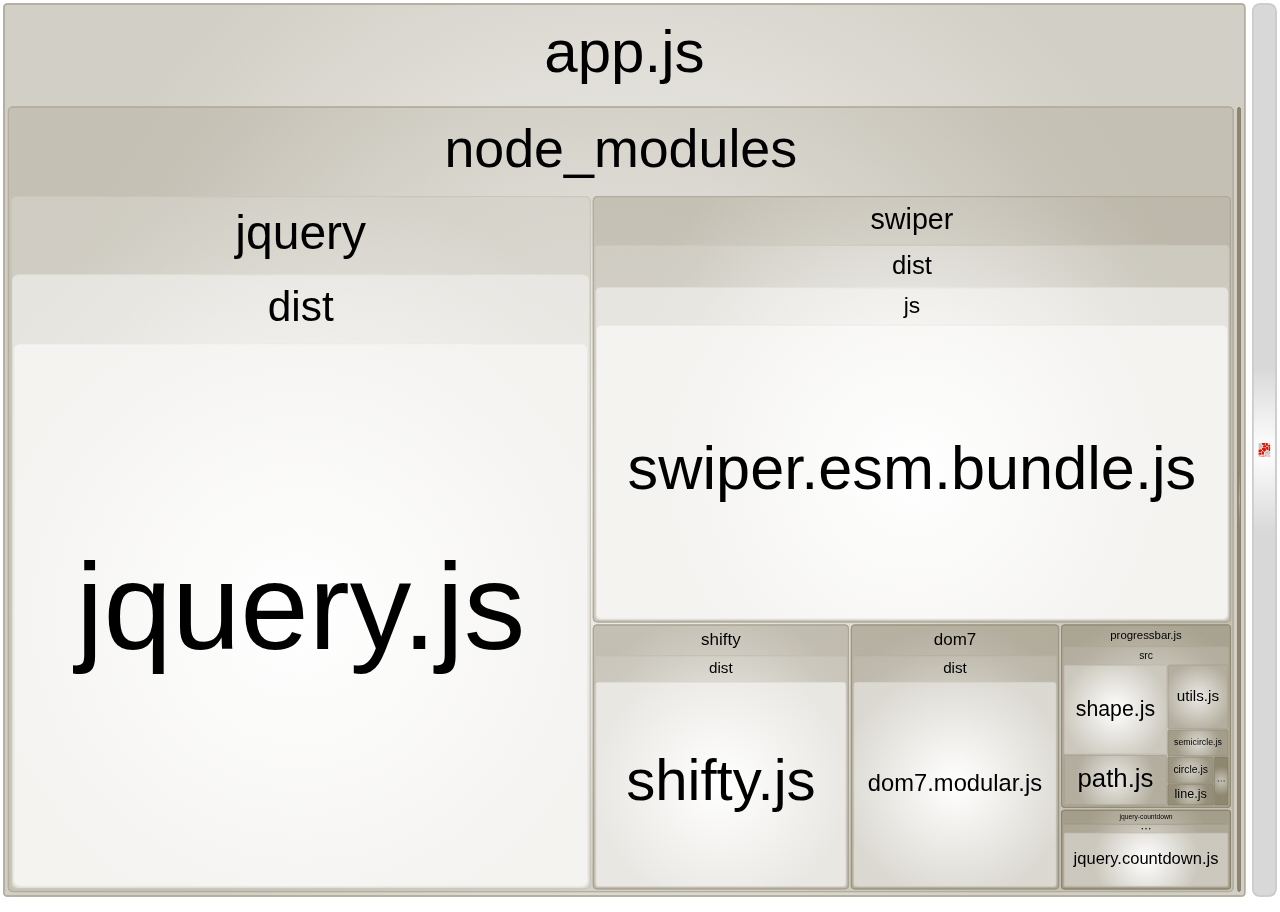
<file: docs/js/report.html>
<!DOCTYPE html>
<html>
  <head>
    <meta charset="UTF-8"/>
    <title>Webpack Bundle Analyzer</title>

    
  <!-- viewer.css -->
  <style>
    html, body, .treemap {
  width: 100%;
  height: 100%;
  padding: 0;
  margin: 0;
  overflow: hidden;
}

.tooltip {
  font: normal 10px Verdana;
  visibility: hidden;
  position: absolute;
  padding: 5px 10px;
  border-radius: 4px;
  background: #fff;
  border: 1px solid #aaa;
  opacity: 0.7;
  white-space: nowrap;
}

  </style>



    
  <!-- node_modules/filesize -->
  <script>
    "use strict";

/**
 * filesize
 *
 * @copyright 2017 Jason Mulligan <jason.mulligan@avoidwork.com>
 * @license BSD-3-Clause
 * @version 3.5.11
 */
(function (global) {
	var b = /^(b|B)$/,
	    symbol = {
		iec: {
			bits: ["b", "Kib", "Mib", "Gib", "Tib", "Pib", "Eib", "Zib", "Yib"],
			bytes: ["B", "KiB", "MiB", "GiB", "TiB", "PiB", "EiB", "ZiB", "YiB"]
		},
		jedec: {
			bits: ["b", "Kb", "Mb", "Gb", "Tb", "Pb", "Eb", "Zb", "Yb"],
			bytes: ["B", "KB", "MB", "GB", "TB", "PB", "EB", "ZB", "YB"]
		}
	},
	    fullform = {
		iec: ["", "kibi", "mebi", "gibi", "tebi", "pebi", "exbi", "zebi", "yobi"],
		jedec: ["", "kilo", "mega", "giga", "tera", "peta", "exa", "zetta", "yotta"]
	};

	/**
  * filesize
  *
  * @method filesize
  * @param  {Mixed}   arg        String, Int or Float to transform
  * @param  {Object}  descriptor [Optional] Flags
  * @return {String}             Readable file size String
  */
	function filesize(arg) {
		var descriptor = arguments.length > 1 && arguments[1] !== undefined ? arguments[1] : {};

		var result = [],
		    val = 0,
		    e = void 0,
		    base = void 0,
		    bits = void 0,
		    ceil = void 0,
		    full = void 0,
		    fullforms = void 0,
		    neg = void 0,
		    num = void 0,
		    output = void 0,
		    round = void 0,
		    unix = void 0,
		    spacer = void 0,
		    standard = void 0,
		    symbols = void 0;

		if (isNaN(arg)) {
			throw new Error("Invalid arguments");
		}

		bits = descriptor.bits === true;
		unix = descriptor.unix === true;
		base = descriptor.base || 2;
		round = descriptor.round !== undefined ? descriptor.round : unix ? 1 : 2;
		spacer = descriptor.spacer !== undefined ? descriptor.spacer : unix ? "" : " ";
		symbols = descriptor.symbols || descriptor.suffixes || {};
		standard = base === 2 ? descriptor.standard || "jedec" : "jedec";
		output = descriptor.output || "string";
		full = descriptor.fullform === true;
		fullforms = descriptor.fullforms instanceof Array ? descriptor.fullforms : [];
		e = descriptor.exponent !== undefined ? descriptor.exponent : -1;
		num = Number(arg);
		neg = num < 0;
		ceil = base > 2 ? 1000 : 1024;

		// Flipping a negative number to determine the size
		if (neg) {
			num = -num;
		}

		// Determining the exponent
		if (e === -1 || isNaN(e)) {
			e = Math.floor(Math.log(num) / Math.log(ceil));

			if (e < 0) {
				e = 0;
			}
		}

		// Exceeding supported length, time to reduce & multiply
		if (e > 8) {
			e = 8;
		}

		// Zero is now a special case because bytes divide by 1
		if (num === 0) {
			result[0] = 0;
			result[1] = unix ? "" : symbol[standard][bits ? "bits" : "bytes"][e];
		} else {
			val = num / (base === 2 ? Math.pow(2, e * 10) : Math.pow(1000, e));

			if (bits) {
				val = val * 8;

				if (val >= ceil && e < 8) {
					val = val / ceil;
					e++;
				}
			}

			result[0] = Number(val.toFixed(e > 0 ? round : 0));
			result[1] = base === 10 && e === 1 ? bits ? "kb" : "kB" : symbol[standard][bits ? "bits" : "bytes"][e];

			if (unix) {
				result[1] = standard === "jedec" ? result[1].charAt(0) : e > 0 ? result[1].replace(/B$/, "") : result[1];

				if (b.test(result[1])) {
					result[0] = Math.floor(result[0]);
					result[1] = "";
				}
			}
		}

		// Decorating a 'diff'
		if (neg) {
			result[0] = -result[0];
		}

		// Applying custom symbol
		result[1] = symbols[result[1]] || result[1];

		// Returning Array, Object, or String (default)
		if (output === "array") {
			return result;
		}

		if (output === "exponent") {
			return e;
		}

		if (output === "object") {
			return { value: result[0], suffix: result[1], symbol: result[1] };
		}

		if (full) {
			result[1] = fullforms[e] ? fullforms[e] : fullform[standard][e] + (bits ? "bit" : "byte") + (result[0] === 1 ? "" : "s");
		}

		return result.join(spacer);
	}

	// Partial application for functional programming
	filesize.partial = function (opt) {
		return function (arg) {
			return filesize(arg, opt);
		};
	};

	// CommonJS, AMD, script tag
	if (typeof exports !== "undefined") {
		module.exports = filesize;
	} else if (typeof define === "function" && define.amd) {
		define(function () {
			return filesize;
		});
	} else {
		global.filesize = filesize;
	}
})(typeof window !== "undefined" ? window : global);

  </script>


    
  <!-- foamtree/carrotsearch.foamtree.asserts.js -->
  <script>
    /**
 * Licensed under the Apache License, Version 2.0 (the "License");
 * you may not use this file except in compliance with
 * the License. You may obtain a copy of the License at
 *
 *     http://www.apache.org/licenses/LICENSE-2.0
 *
 * Unless required by applicable law or agreed to in writing,
 * software distributed under the License is distributed on
 * an "AS IS" BASIS, WITHOUT WARRANTIES OR CONDITIONS OF ANY
 * KIND, either express or implied. See the License for the
 * specific language governing permissions and limitations
 * under the License.
 *
 * Copyright 2002-2016, Carrot Search s.c, All Rights Reserved.
 *
 *
 * Debugging assertions for Carrot Search FoamTree.
 */
(function() {
  /**
   * Option constraints.
   */
  var optionDefinitions = function() {
    var args = {};

    // Static
    args["supported"] = {
      type: "boolean",
      asserts: ReadOnly(),
      static: true
    };
    args["geometry"] = {
      type: "object",
      asserts: ReadOnly(),
      static: true
    };

    [
      "geometry.boundingBox",
      "geometry.polygonCentroid",
      "geometry.rectangleInPolygon",
      "geometry.circleInPolygon",
      "geometry.stabPolygon",
      "context.roundRect",
      "context.fillPolygonWithText",
      "context.scratch",
      "context.replay"
    ].forEach(function (key) {
      args[key] = {
        type: "function",
        asserts: ReadOnly(),
        static: true
      }
    });

    // Special.
    args["dataObject"] = {
      type: "object",
      asserts: Or(IsObject(), IsNull(), IsUndefined())
    };

    args["imageData"] = {
      type: "string",
      asserts: ReadOnly()
    };

    args["viewport"] = {
      type: "object",
      asserts: ReadOnly()
    };

    ([
      "hierarchy",
      "geometry",
      "containerCoordinates",
      "state"
    ]).forEach(function(key) {
        args[key] = {
          type: "object",
          asserts: ReadOnly()
        };
      });

    args["times"] = {
      type: "object",
      asserts: ReadOnly()
    };

    ([
      "selection",
      "open",
      "exposure"
    ]).forEach(function(key) {
        args[key] = {
          type: "mixed"
        };
      });

    // Unconstrained strings
    ([
      "attributionText",
      "attributionLogo",
      "attributionUrl",
      "groupLabelFontFamily",
      "groupLabelFontStyle",
      "groupLabelFontWeight",
      "groupLabelFontVariant",
      "titleBarFontFamily",
      "titleBarFontStyle",
      "titleBarFontWeight",
      "titleBarFontVariant"
    ]).forEach(function(key) {
        args[key] = {
          type: "string",
          asserts: Or(IsString(), IsNull(), IsUndefined())
        };
      });

    // Element identifier
    ([
      "id"
    ]).forEach(function(key) {
        args[key] = {
          type: "string",
          asserts: And(IsString(), IdentifiesExistingElement())
        };
      });

    // DOM element
    ([
      "element"
    ]).forEach(function(key) {
        args[key] = {
          type: "object",
          asserts: IsElement()
        };
      });

    // Booleans
    ([
      "logging",
      "layoutByWeightOrder",
      "relaxationVisible",
      "showZeroWeightGroups",
      "parentOpacityBalancing",
      "descriptionGroupPolygonDrawn",
      "androidStockBrowserWorkaround"
    ]).forEach(function(key) {
        args[key] = {
          type: "boolean",
          asserts: IsBoolean()
        };
      });

    // enums
    args["layout"] = {
      type: "string",
      asserts: And(NotEmpty(), OneOf([
        "relaxed", "ordered", "squarified"
      ]))
    };

    args["stacking"] = {
      type: "string",
      asserts: And(NotEmpty(), OneOf([
        "hierarchical", "flattened"
      ]))
    };
    args["descriptionGroupType"] = {
      type: "string",
      asserts: And(NotEmpty(), OneOf([
        "floating", "stab"
      ]))
    };

    ([
      "initializer", // alias
      "relaxationInitializer"
    ]).forEach(function(key) {
        args[key] = {
          type: "string",
          asserts: And(NotEmpty(), OneOf([
            "fisheye", "squarified", "blackhole", "ordered", "random",

            // Deprecated
            "order", "treemap"
          ]))
        };
      });

    args["groupContentDecoratorTriggering"] = {
      type: "string",
      asserts: And(NotEmpty(), OneOf([
        "onShapeDirty", "onSurfaceDirty"
      ]))
    };

    ([
      "groupGrowingEasing",
      "exposeEasing",
      "rolloutEasing",
      "pullbackEasing",
      "fadeEasing",
      "zoomMouseWheelEasing"
    ]).forEach(function(key) {
        args[key] = {
          type: "string",
          asserts: And(NotEmpty(), OneOf([
            "linear", "bounce",
            "squareIn", "squareOut", "squareInOut",
            "cubicIn", "cubicOut", "cubicInOut",
            "quadIn", "quadOut", "quadInOut"
          ]))
        };
      });

    ([
      "groupFillType",
      "groupStrokeType"
    ]).forEach(function(key) {
        args[key] = {
          type: "string",
          asserts: And(NotEmpty(), OneOf([
            "none", "plain", "gradient"
          ]))
        };
      });

    args["rainbowColorDistribution"] = {
      type: "string",
      asserts: And(NotEmpty(), OneOf([
        "radial", "linear"
      ]))
    };

    args["interactionHandler"] = {
      type: "string",
      asserts: And(NotEmpty(), OneOf([
        "hammerjs", "builtin"
      ]))
    };

    ([
      "wireframeLabelDrawing",
      "wireframeContentDecorationDrawing"
    ]).forEach(function (key) {
        args[key] = {
          type: "string",
          asserts: And(NotEmpty(), OneOf([
            "auto", "always", "never"
          ]))
        };
      });

    args["incrementalDraw"]  = {
      type: "string",
      asserts: And(NotEmpty(), OneOf([
        "none", "accurate", "fast"
      ]))
    };

    ([
      "rolloutStartPoint",
      "pullbackStartPoint"
    ]).forEach(function(key) {
        args[key] = {
          type: "string",
          asserts: And(NotEmpty(), OneOf([
            "center", "topleft", "bottomright", "random"
          ]))
        };
      });

    ([
      "rolloutMethod",
      "pullbackMethod"
    ]).forEach(function(key) {
        args[key] = {
          type: "string",
          asserts: And(NotEmpty(), OneOf([
            "groups", "individual"
          ]))
        };
      });


    // CSS colors
    ([
      "groupSelectionOutlineColor",
      "groupSelectionOutlineShadowColor",
      "groupExposureShadowColor",
      "rainbowStartColor",
      "rainbowEndColor",
      "titleBarBackgroundColor",
      "titleBarTextColor",
      "groupLabelDarkColor",
      "groupLabelLightColor"
    ]).forEach(function(key) {
        args[key] = {
          type: "string",
          asserts: And(NotEmpty(), CssColor())
        }
      });

    // Functions
    ([
      "groupColorDecorator",
      "groupLabelDecorator",
      "groupLabelLayoutDecorator",
      "groupContentDecorator",
      "titleBarDecorator"
    ]).forEach(function(key) {
        args[key] = {
          type: "function",
          asserts: IsFunction()
        }
      });

    // Callbacks
    ([
      "onModelChanging", "onModelChanged", "onRolloutStart", "onRolloutComplete",
      "onRelaxationStep", "onRedraw", "onViewReset",

      "onGroupOpenOrCloseChanging", "onGroupOpenOrCloseChanged",
      "onGroupExposureChanging", "onGroupExposureChanged",
      "onGroupSelectionChanging", "onGroupSelectionChanged",

      "onGroupHover", "onGroupClick", "onGroupDoubleClick", "onGroupHold",
      "onGroupMouseDown", "onGroupMouseUp","onGroupMouseMove", "onGroupMouseWheel",
      "onGroupDragStart", "onGroupDrag", "onGroupDragEnd",
      "onGroupTransformStart", "onGroupTransform", "onGroupTransformEnd",

      "onKeyUp"
    ]).forEach(function(key) {
        args[key] = {
          type: "function | Array",
          asserts: Or(IsFunction(), IsArrayOfFunctions())
        }
      });

    ([
      "groupLabelLineHeight",
      "groupExposureScale",
      "zoomMouseWheelFactor"
    ]).forEach(function(key) {
        args[key] = {
          type: "number",
          asserts: And(NotEmpty(), IsNumeric("[1,∞)"))
        }
      });

    ([
      "groupBorderRadius",
      "groupGrowingDrag",
      "groupUnexposureLabelColorThreshold",
      "rainbowLightnessShiftCenter",
      "parentFillOpacity",
      "parentStrokeOpacity",
      "parentLabelOpacity",
      "groupLabelMaxTotalHeight",
      "groupLabelUpdateThreshold",
      "groupLabelColorThreshold",
      "rolloutTransformationCenter",
      "rolloutPolygonDrag",
      "rolloutPolygonDuration",
      "rolloutLabelDelay",
      "rolloutLabelDrag",
      "rolloutLabelDuration",
      "rolloutChildGroupsDrag",
      "rolloutChildGroupsDelay",
      "pullbackTransformationCenter",
      "pullbackPolygonDelay",
      "pullbackPolygonDrag",
      "pullbackPolygonDuration",
      "pullbackLabelDelay",
      "pullbackLabelDrag",
      "pullbackLabelDuration",
      "pullbackChildGroupsDelay",
      "pullbackChildGroupsDrag",
      "pullbackChildGroupsDuration",
      "attributionLogoScale",
      "descriptionGroupDistanceFromCenter",
      "descriptionGroupSize",
      "descriptionGroupMaxHeight",
      "attributionDistanceFromCenter"
    ]).forEach(function(key) {
        args[key] = {
          type: "number",
          asserts: And(NotEmpty(), IsNumeric("[0,1]"))
        }
      });

    ([
      "rainbowLightnessCorrection",
      "rainbowSaturationCorrection"
    ]).forEach(function(key) {
        args[key] = {
          type: "number",
          asserts: And(NotEmpty(), IsNumeric("[-1,1]"))
        }
      });

    ([
      "rectangleAspectRatioPreference",
      "rolloutScalingStrength",
      "rolloutTranslationXStrength",
      "rolloutTranslationYStrength",
      "rolloutRotationStrength",
      "pullbackScalingStrength",
      "pullbackTranslationXStrength",
      "pullbackTranslationYStrength",
      "pullbackRotationStrength"
    ]).forEach(function(key) {
        args[key] = {
          type: "number",
          asserts: And(NotEmpty(), IsNumeric("(-∞,∞)"))
        }
      });

    ([
      "pixelRatio",
      "wireframePixelRatio",
      "relaxationMaxDuration",
      "relaxationQualityThreshold",
      "groupMinDiameter",
      "maxGroups",
      "maxGroupLevelsDrawn",
      "maxGroupLabelLevelsDrawn",
      "groupGrowingDuration",
      "groupResizingBudget",
      "groupBorderWidth",
      "groupBorderWidthScaling",
      "groupInsetWidth",
      "groupBorderRadiusCorrection",
      "groupSelectionOutlineWidth",
      "groupSelectionOutlineShadowSize",
      "groupFillGradientRadius",
      "groupStrokeWidth",
      "groupStrokeGradientRadius",
      "groupExposureShadowSize",
      "groupExposureZoomMargin",
      "exposeDuration",
      "openCloseDuration",
      "wireframeDrawMaxDuration",
      "wireframeToFinalFadeDuration",
      "wireframeToFinalFadeDelay",
      "finalCompleteDrawMaxDuration",
      "finalIncrementalDrawMaxDuration",
      "finalToWireframeFadeDuration",
      "groupLabelHorizontalPadding",
      "groupLabelVerticalPadding",
      "groupLabelMinFontSize",
      "groupLabelMaxFontSize",
      "rolloutDuration",
      "pullbackDuration",
      "fadeDuration",
      "zoomMouseWheelDuration",
      "maxLabelSizeForTitleBar",
      "titleBarMinFontSize",
      "titleBarMaxFontSize",
      "titleBarTextPaddingLeftRight",
      "titleBarTextPaddingTopBottom",
      "descriptionGroupMinHeight",
      "attributionWeight"
    ]).forEach(function(key) {
        args[key] = {
          type: "number",
          asserts: And(NotEmpty(), IsNumeric("[0,∞)"))
        }
      });

    ([
      "groupSelectionFillHueShift",
      "groupSelectionStrokeHueShift",
      "groupFillGradientCenterHueShift",
      "groupFillGradientRimHueShift",
      "groupStrokePlainHueShift",
      "groupStrokeGradientUpperHueShift",
      "groupStrokeGradientLowerHueShift",
      "groupHoverFillHueShift",
      "groupHoverStrokeHueShift",
      "rainbowColorDistributionAngle",
      "rainbowLightnessDistributionAngle"
    ]).forEach(function(key) {
        args[key] = {
          type: "number",
          asserts: And(NotEmpty(), IsNumeric("[-180,180]"))
        }
      });

    ([
      "groupSelectionFillSaturationShift",
      "groupSelectionFillLightnessShift",
      "groupSelectionStrokeSaturationShift",
      "groupSelectionStrokeLightnessShift",
      "groupFillGradientCenterSaturationShift",
      "groupFillGradientCenterLightnessShift",
      "groupFillGradientRimSaturationShift",
      "groupFillGradientRimLightnessShift",
      "groupStrokePlainSaturationShift",
      "groupStrokePlainLightnessShift",
      "groupStrokeGradientUpperSaturationShift",
      "groupStrokeGradientUpperLightnessShift",
      "groupStrokeGradientLowerSaturationShift",
      "groupStrokeGradientLowerLightnessShift",
      "groupHoverFillSaturationShift",
      "groupHoverFillLightnessShift",
      "groupHoverStrokeSaturationShift",
      "groupHoverStrokeLightnessShift",
      "rainbowLightnessShift",
      "groupUnexposureLightnessShift",
      "groupUnexposureSaturationShift"
    ]).forEach(function(key) {
        args[key] = {
          type: "number",
          asserts: And(NotEmpty(), IsNumeric("[-100,100]"))
        }
      });


    ([
      "groupStrokeGradientAngle"
    ]).forEach(function(key) {
        args[key] = {
          type: "number",
          asserts: And(NotEmpty(), IsNumeric("[0,180]"))
        }
      });

    ([
      "descriptionGroupPosition",
      "attributionPosition"
    ]).forEach(function(key) {
        args[key] = {
          type: "number",
          asserts: And(NotEmpty(), Or(IsNumeric("[0,360)"), OneOf([
            "topleft", "bottomright", "random"
          ])))
        }
      });

    ([
      "attributionTheme"
    ]).forEach(function(key) {
        args[key] = {
          type: "number",
          asserts: And(NotEmpty(), OneOf([
            "light", "dark"
          ]))
        }
      });

    // API changes
    ([
      "supported",
      "id",
      "element",
      "pixelRatio",
      "wireframePixelRatio",

      "dataObject",
      "relaxationInitializer",
      "relaxationMaxDuration",
      "relaxationVisible",
      "relaxationQualityThreshold",
      "groupMinDiameter",
      "showZeroWeightGroups",
    
      "groupGrowingDuration",
      "groupGrowingEasing",
      "groupGrowingDrag",
      "groupResizingBudget",
    
      "groupBorderRadius",
      "groupBorderWidth",
      "groupBorderWidthScaling",
      "groupInsetWidth",
      "groupBorderRadiusCorrection",

      "groupSelectionOutlineWidth",
      "groupSelectionOutlineColor",
      "groupSelectionOutlineShadowSize",
      "groupSelectionOutlineShadowColor",
      "groupSelectionFillHueShift",
      "groupSelectionFillSaturationShift",
      "groupSelectionFillLightnessShift",
      "groupSelectionStrokeHueShift",
      "groupSelectionStrokeSaturationShift",
      "groupSelectionStrokeLightnessShift",
    
      "groupFillType",
      "groupFillGradientRadius",
      "groupFillGradientCenterHueShift",
      "groupFillGradientCenterSaturationShift",
      "groupFillGradientCenterLightnessShift",
      "groupFillGradientRimHueShift",
      "groupFillGradientRimSaturationShift",
      "groupFillGradientRimLightnessShift",
    
      "groupStrokeType",
      "groupStrokeWidth",
      "groupStrokePlainHueShift",
      "groupStrokePlainSaturationShift",
      "groupStrokePlainLightnessShift",
      "groupStrokeGradientRadius",
      "groupStrokeGradientAngle",
      "groupStrokeGradientUpperHueShift",
      "groupStrokeGradientUpperSaturationShift",
      "groupStrokeGradientUpperLightnessShift",
      "groupStrokeGradientLowerHueShift",
      "groupStrokeGradientLowerSaturationShift",
      "groupStrokeGradientLowerLightnessShift",
    
      "groupHoverFillHueShift",
      "groupHoverFillSaturationShift",
      "groupHoverFillLightnessShift",
      "groupHoverStrokeHueShift",
      "groupHoverStrokeSaturationShift",
      "groupHoverStrokeLightnessShift",
    
      "groupExposureScale",
      "groupExposureShadowColor",
      "groupExposureShadowSize",
      "groupExposureZoomMargin",
      "groupUnexposureLightnessShift",
      "groupUnexposureSaturationShift",
      "groupUnexposureLabelColorThreshold",
      "exposeDuration",
      "exposeEasing",

      "groupLabelDecorator",
      "groupColorDecorator",
      "titleBarDecorator",

      "openCloseDuration",
    
      "rainbowStartColor",
      "rainbowEndColor",
      "rainbowColorDistribution",
      "rainbowColorDistributionAngle",
      "rainbowLightnessDistributionAngle",
      "rainbowSaturationCorrection",
      "rainbowLightnessCorrection",
      "rainbowLightnessShift",
      "rainbowLightnessShiftCenter",
    
      "parentFillOpacity",
      "parentStrokeOpacity",
      "parentLabelOpacity",
      "parentOpacityBalancing",
    
      "wireframeDrawMaxDuration",
      "wireframeLabelDrawing",
      "wireframeToFinalFadeDuration",
      "wireframeToFinalFadeDelay",
      "finalCompleteDrawMaxDuration",
      "finalIncrementalDrawMaxDuration",
      "finalToWireframeFadeDuration",
      "androidStockBrowserWorkaround",
    
      "groupLabelFontFamily",
      "groupLabelLineHeight",
      "groupLabelHorizontalPadding",
      "groupLabelVerticalPadding",
      "groupLabelMinFontSize",
      "groupLabelMaxFontSize",
      "groupLabelMaxTotalHeight",
      "groupLabelUpdateThreshold",
      "groupLabelDarkColor",
      "groupLabelLightColor",
      "groupLabelColorThreshold",
    
      "titleBarFontFamily",
      "titleBarMinFontSize",
      "titleBarMaxFontSize",
      "titleBarBackgroundColor",
      "titleBarTextColor",
      "titleBarTextPaddingLeftRight",
      "titleBarTextPaddingTopBottom",
      "maxLabelSizeForTitleBar",

      "rolloutStartPoint",
      "rolloutEasing",
      "rolloutMethod",
      "rolloutDuration",
      "rolloutScalingStrength",
      "rolloutTranslationXStrength",
      "rolloutTranslationYStrength",
      "rolloutRotationStrength",
      "rolloutTransformationCenter",
      "rolloutPolygonDrag",
      "rolloutPolygonDuration",
      "rolloutLabelDelay",
      "rolloutLabelDrag",
      "rolloutLabelDuration",
      "rolloutChildGroupsDrag",
      "rolloutChildGroupsDelay",
    
      "pullbackStartPoint",
      "pullbackEasing",
      "pullbackMethod",
      "pullbackDuration",
      "pullbackScalingStrength",
      "pullbackTranslationXStrength",
      "pullbackTranslationYStrength",
      "pullbackRotationStrength",
      "pullbackTransformationCenter",
      "pullbackPolygonDelay",
      "pullbackPolygonDrag",
      "pullbackPolygonDuration",
      "pullbackLabelDelay",
      "pullbackLabelDrag",
      "pullbackLabelDuration",
      "pullbackChildGroupsDelay",
      "pullbackChildGroupsDrag",
      "pullbackChildGroupsDuration",
    
      "fadeDuration",
      "fadeEasing",
    
      "zoomMouseWheelFactor",
      "zoomMouseWheelDuration",
      "zoomMouseWheelEasing",
    
      "attributionText",
      "attributionLogo",
      "attributionUrl",
    
      "interactionHandler",
    
      "onModelChanged",
      "onRelaxationStep",
    
      "onModelChanging",
      "onViewReset",
      "onGroupOpenOrCloseChanging",
      "onGroupOpenOrCloseChanged",
      "onGroupExposureChanging",
      "onGroupExposureChanged",
      "onGroupSelectionChanging",
      "onGroupSelectionChanged",
      "onRolloutStart",
      "onRolloutComplete",
      "onRedraw",

      "onGroupClick",
      "onGroupDoubleClick",
      "onGroupHold",
      "onGroupHover",
      "onGroupMouseWheel",
      "onGroupMouseDown",
      "onGroupDragStart",
      "onGroupDrag",
      "onGroupDragEnd",
      "onGroupTransformStart",
      "onGroupTransform",
      "onGroupTransformEnd",
      "onKeyUp",
    
      "selection",
      "open",
      "exposure",

      "hierarchy",
      "geometry",
      "state",

      "imageData",
      "logging",
      "times"
    ]).forEach(function(key) {
      args[key].since = "3.0.0";
    });

    ([
      "groupContentDecorator",
      "groupContentDecoratorTriggering",
      "wireframeContentDecorationDrawing",
      "geometry.boundingBox",
      "geometry.polygonCentroid",
      "geometry.rectangleInPolygon",
      "geometry.circleInPolygon",
      "geometry.stabPolygon",
      "context.roundRect",
      "context.fillPolygonWithText",
      "context.scratch",
      "context.replay"
    ]).forEach(function(key) {
      args[key].since = "3.1.0";
    });

    ([
      "maxGroups",
      "maxGroupLevelsDrawn",
      "maxGroupLabelLevelsDrawn"
    ]).forEach(function(key) {
      args[key].since = "3.2.0";
    });

    ([
      "attributionPosition",
      "attributionDistanceFromCenter"
    ]).forEach(function(key) {
      args[key].since = "3.2.1";
    });

    ([
      "groupLabelFontStyle",
      "groupLabelFontWeight",
      "groupLabelFontVariant",
      "titleBarFontStyle",
      "titleBarFontWeight",
      "titleBarFontVariant"
    ]).forEach(function(key) {
      args[key].since = "3.2.2";
    });

    ([
      "viewport"
    ]).forEach(function(key) {
      args[key].since = "3.2.3";
    });

    ([
      "relaxationInitializer",
      "layout",
      "layoutByWeightOrder",
      "rectangleAspectRatioPreference"
    ]).forEach(function(key) {
      args[key].since = "3.3.0";
    });

    ([
      "attributionWeight"
    ]).forEach(function(key) {
      args[key].since = "3.3.1";
    });

    ([
      "stacking",
      "descriptionGroupType",
      "descriptionGroupSize",
      "descriptionGroupMinHeight",
      "descriptionGroupMaxHeight",
      "descriptionGroupPosition",
      "descriptionGroupDistanceFromCenter",
      "attributionLogoScale",
      "attributionTheme",
      "groupLabelLayoutDecorator",
      "descriptionGroupPolygonDrawn",
      "incrementalDraw"
    ]).forEach(function(key) {
      args[key].since = "3.4.0";
    });

    ([
      "onGroupMouseMove",
      "onGroupMouseUp",
      "containerCoordinates"
    ]).forEach(function(key) {
      args[key].since = "3.4.4";
    });

    ([
      "initializer"
    ]).forEach(function(key) {
      args[key].until = "3.5.0";
    });

    return args;
  };


  /**
   * Constraint definitions.
   */

  function valueOf(v) {
    if (typeof v == "function") {
      return "[function]";
    } else {
      return "'" + v + "'";
    }
  }


  var NotEmpty = (function() {
    function NotEmpty() {
      if (this === window) return new NotEmpty();
    }

    NotEmpty.prototype.validate = function(value) {
      if ((typeof value == "undefined") || value == null || ("" + value) === "") {
        throw valueOf(value) + " is empty";
      }
    };

    NotEmpty.prototype.toString = function() {
      return "value is not empty";
    };

    return NotEmpty;
  })();


  var IsNull = (function() {
    function IsNull() {
      if (this === window) return new IsNull();
    }

    IsNull.prototype.validate = function(value) {
      if (value !== null) {
        throw valueOf(value) + " is not null";
      }
    };

    IsNull.prototype.toString = function() {
      return "value is null"
    };

    return IsNull;
  })();


  var IsUndefined = (function() {
    function IsUndefined() {
      if (this === window) return new IsUndefined();
    }

    IsUndefined.prototype.validate = function(value) {
      if (typeof value !== "undefined") {
        throw valueOf(value) + " is not undefined";
      }
    };

    IsUndefined.prototype.toString = function() {
      return "value is undefined";
    };

    return IsUndefined;
  })();


  var IsObject = (function() {
    function IsObject() {
      if (this === window) return new IsObject();
    }

    IsObject.prototype.validate = function(value) {
      if (value !== Object(value)) {
        throw valueOf(value) + " is not an object";
      }
    };

    IsObject.prototype.toString = function() {
      return "value is an object";
    };

    return IsObject;
  })();


  var ReadOnly = (function() {
    function ReadOnly() {
      if (this === window) return new ReadOnly();
    }

    ReadOnly.prototype.validate = function(value) {
      throw "option is read-only";
    };

    ReadOnly.prototype.toString = function() {
      return "option is read-only";
    };

    return ReadOnly;
  })();


  var IsNumeric = (function() {
    function IsNumeric(range) {
      if (this === window) return new IsNumeric(range);

      function inclusiveBracket(v) {
        switch (v) {
          case '[':
          case ']':
            return true;
          case '(':
          case ')':
            return false;
          default:
            throw "Unrecognized bracket op: " + v;
        }
      }

      function parseRange(v) {
        if (v == "∞")  { return Number.POSITIVE_INFINITY; }
        if (v == "-∞") { return Number.NEGATIVE_INFINITY; }
        if (isNaN(parseFloat(v))) throw "Not a number in range: " + v;
        return parseFloat(v);
      }

      // Simplistic range parsing.
      if (range) {
        // "(x,y)" => ["(", "0", ",", "∞", ")"]
        var comps = range.replace(/[\[\]\(\),]/g, " $& ").trim().split(/\s+/);
        this.left = parseRange(comps[1]);
        this.leftInclusive = inclusiveBracket(comps[0]);
        this.right = parseRange(comps[3]);
        this.rightInclusive = inclusiveBracket(comps[4]);
        this.range = range.replace(/∞/g, "infinity");
      }
    }

    IsNumeric.prototype.validate = function(value) {
      if (isNaN(parseFloat(value))) {
        throw valueOf(value) + " is not a number";
      }

      if (!isFinite(value)) {
        throw valueOf(value) + " is not a finite number";
      }

      if (this.range) {
        if ((value < this.left  || (value == this.left  && !this.leftInclusive)) ||
            (value > this.right || (value == this.right && !this.rightInclusive))) {
          throw valueOf(value) + " is not within " + this.range;
        }
      }
    };

    IsNumeric.prototype.toString = function() {
      if (this.range) {
        return "value is a number in range " + this.range;
      } else {
        return "value is a number";
      }
    };

    return IsNumeric;
  })();


  var IsString = (function() {
    function IsString() {
      if (this === window) return new IsString();
    }

    IsString.prototype.validate = function(value) {
      var toString = Object.prototype.toString;
      if (value != null && toString.call(value) != "[object String]") {
        throw valueOf(value) + " is not a string";
      }
    };

    IsString.prototype.toString = function() {
      return "value is a string";
    };

    return IsString;
  })();


  var IsBoolean = (function() {
    function IsBoolean() {
      if (this === window) return new IsBoolean();
    }

    IsBoolean.prototype.validate = function(value) {
      if (value != null && typeof value !== "undefined") {
        if (value !== true && value !== false) {
          throw valueOf(value) + " is not a boolean";
        }
      }
    };

    IsBoolean.prototype.toString = function() {
      return "value is a boolean";
    };

    return IsBoolean;
  })();

  var IsFunction = (function() {
    function IsFunction() {
      if (this === window) return new IsFunction();
    }

    IsFunction.prototype.validate = function(value) {
      if (value != null && value != undefined) {
        if (typeof value !== "function") {
          throw valueOf(value) + " [" + (typeof value) + "] is not a function";
        }
      }
    };

    IsFunction.prototype.toString = function() {
      return "value is a function";
    };

    return IsFunction;
  })();

  var IsArrayOfFunctions = (function() {
    function IsArrayOfFunctions() {
      if (this === window) return new IsArrayOfFunctions();
    }

    IsArrayOfFunctions.prototype.validate = function(value) {
      if (value != null && value != undefined) {
        var arrayOfFunctions = Array.isArray(value);
        if (arrayOfFunctions) {
          value.forEach(function(key) {
            if (typeof key !== "function") {
              arrayOfFunctions = false;
            }
          });
        }
        if (!arrayOfFunctions) {
          throw valueOf(value) + " [" + (typeof value) + "] is not an array of functions";
        }
      }
    };

    IsArrayOfFunctions.prototype.toString = function() {
      return "value is an array of functions";
    };

    return IsArrayOfFunctions;
  })();

  var Matches = (function() {
    function Matches(regexp) {
      if (this === window) { return new Matches(regexp); }
      this.regexp = regexp;
    }

    Matches.prototype.validate = function(value) {
      if (!this.regexp.test(value)) throw valueOf(value) + " does not match " + this.regexp;
    };

    Matches.prototype.toString = function() {
      return "value matches " + this.regexp;
    };

    return Matches;
  })();


  var CssColor = (function() {
    function CssColor() {
      if (this === window) { return new CssColor(); }
    }

    var predefinedColorsRegexp = new RegExp("^(AliceBlue|AntiqueWhite|Aqua|Aquamarine|Azure|Beige|Bisque|Black|BlanchedAlmond|Blue|BlueViolet|Brown|BurlyWood|CadetBlue|Chartreuse|Chocolate|Coral|CornflowerBlue|Cornsilk|Crimson|Cyan|DarkBlue|DarkCyan|DarkGoldenrod|DarkGray|DarkGreen|DarkKhaki|DarkMagenta|DarkOliveGreen|DarkOrange|DarkOrchid|DarkRed|DarkSalmon|DarkSeaGreen|DarkSlateBlue|DarkSlateGray|DarkTurquoise|DarkViolet|DeepPink|DeepSkyBlue|DimGray|DodgerBlue|FireBrick|FloralWhite|ForestGreen|Fuchsia|Gainsboro|GhostWhite|Gold|Goldenrod|Gray|Green|GreenYellow|Honeydew|HotPink|IndianRed|Indigo|Ivory|Khaki|Lavender|LavenderBlush|LawnGreen|LemonChiffon|LightBlue|LightCoral|LightCyan|LightGoldenrodYellow|LightGreen|LightGrey|LightPink|LightSalmon|LightSeaGreen|LightSkyBlue|LightSlateGray|LightSteelBlue|LightYellow|Lime|LimeGreen|Linen|Magenta|Maroon|MediumAquamarine|MediumBlue|MediumOrchid|MediumPurple|MediumSeaGreen|MediumSlateBlue|MediumSpringGreen|MediumTurquoise|MediumVioletRed|MidnightBlue|MintCream|MistyRose|Moccasin|NavajoWhite|Navy|OldLace|Olive|OliveDrab|Orange|OrangeRed|Orchid|PaleGoldenrod|PaleGreen|PaleTurquoise|PaleVioletRed|PapayaWhip|PeachPuff|Peru|Pink|Plum|PowderBlue|Purple|Red|RosyBrown|RoyalBlue|SaddleBrown|Salmon|SandyBrown|SeaGreen|Seashell|Sienna|Silver|SkyBlue|SlateBlue|SlateGray|Snow|SpringGreen|SteelBlue|Tan|Teal|Thistle|Tomato|Turquoise|Violet|Wheat|White|WhiteSmoke|Yellow|YellowGreen)$", "i");

    CssColor.prototype.validate = function(value) {
      if (/^rgba\(\s*([^,\s]+)\s*,\s*([^,\s]+)\s*,\s*([^,\s]+)\s*,\s*([^,\s]+)\s*\)$/.test(value)) {
        return;
      }
      if (/^rgb\(\s*([^,\s]+)\s*,\s*([^,\s]+)\s*,\s*([^,\s]+)\s*\)$/.test(value)) {
        return;
      }
      if (/^hsla\(\s*([^,\s]+)\s*,\s*([^,%\s]+)%\s*,\s*([^,\s%]+)%\s*,\s*([^,\s]+)\s*\)$/.test(value)) {
        return;
      }
      if (/^hsl\(\s*([^,\s]+)\s*,\s*([^,\s%]+)%\s*,\s*([^,\s%]+)%\s*\)$/.test(value)) {
        return;
      }
      if (/^#([0-9a-fA-F]{2})([0-9a-fA-F]{2})([0-9a-fA-F]{2})$/.test(value)) {
        return;
      }
      if (/^#([0-9a-fA-F])([0-9a-fA-F])([0-9a-fA-F])$/.test(value)) {
        return;
      }
      if (predefinedColorsRegexp.test(value)) {
        return;
      }

      throw valueOf(value) + " is not a CSS color specification";
    };

    CssColor.prototype.toString = function() {
      return "value is a CSS color";
    };

    return CssColor;
  })();


  var IdentifiesExistingElement = (function() {
    function IdentifiesExistingElement() {
      if (this === window) return new IdentifiesExistingElement();
    }

    IdentifiesExistingElement.prototype.validate = function(value) {
      var element = document.getElementById(value);
      if (!element) {
        throw valueOf(value) + " is not an identifier of an existing DOM element";
      }
    };

    IdentifiesExistingElement.prototype.toString = function() {
      return "value is an identifier of an existing DOM element";
    };

    return IdentifiesExistingElement;
  })();


  var IsElement = (function() {
    function IsElement() {
      if (this === window) return new IsElement();
    }

    IsElement.prototype.validate = function(value) {
      if (!(value instanceof HTMLElement)) {
        throw valueOf(value) + " is not a DOM element";
      }
    };

    IsElement.prototype.toString = function() {
      return "value is a DOM element";
    };

    return IsElement;
  })();


  var OneOf = (function() {
    function OneOf(values) {
      if (this === window) { return new OneOf(values); }
      this.values = values;
    }

    OneOf.prototype.validate = function(value) {
      if (this.values.indexOf(value) < 0) {
        throw valueOf(value) + " not one of [" + this.values.join(", ") + "]";
      }
    };

    OneOf.prototype.toString = function() {
      return "value one of [" + this.values.join(", ") + "]";
    };

    return OneOf;
  })();


  var Or = (function() {
    function Or() {
      if (this === window) { return Or.apply(new Or(), arguments); }
      this.clauses = Array.prototype.slice.call(arguments);
      return this;
    }

    Or.prototype.validate = function(value) {
      var vetoes = [];
      for (var i = 0; i < this.clauses.length; i++) {
        try {
          this.clauses[i].validate(value);
        } catch (e) {
          vetoes.push(e);
        }
      }

      if (vetoes.length == this.clauses.length) {
        throw vetoes.map(function(e) {return "(" + e + ")";}).join(" and ");
      }
    };

    Or.prototype.toString = function() {
      return this.clauses.map(function(e) {return "(" + e + ")";}).join(" or ");
    };

    return Or;
  })();


  var And = (function() {
    function And() {
      if (this === window) { return And.apply(new And(), arguments); }
      this.clauses = Array.prototype.slice.call(arguments);
      return this;
    }

    And.prototype.validate = function(value) {
      var vetoes = [];
      for (var i = 0; i < this.clauses.length; i++) {
        try {
          this.clauses[i].validate(value);
        } catch (e) {
          vetoes.push(e);
          break;  // fastpath, no need to evaluate further.
        }
      }

      if (vetoes.length != 0) {
        throw vetoes.map(function(e) {return "(" + e + ")";}).join(" and ");
      }
    };

    And.prototype.toString = function() {
      return this.clauses.map(function(e) {return "(" + e + ")";}).join(" and ");
    };

    return And;
  })();

  // Install or defer until FoamTree is loaded.
  var args = optionDefinitions();

  // Validate that there is an assert for each default option
  // and also that there are no asserts referring to non-existing options.
  var foamtreeClass = window["CarrotSearchFoamTree"];
  if (foamtreeClass) {
    var defaults = CarrotSearchFoamTree.defaults;
    for (var option in defaults) {
      if (defaults.hasOwnProperty(option)) {
        if (!args.hasOwnProperty(option)) {
          window.console.error("No assertion defined for option: " + option);
        }
      }
    }
    for (var assert in args) {
      if (args.hasOwnProperty(assert) && !args[assert].static && !args[assert].until) {
        if (!defaults.hasOwnProperty(assert)) {
          window.console.error("No option for assert: " + assert);
        }
      }
    }
  }

  function exists(option) {
    var exists = args.hasOwnProperty(option);
    if (!exists) {
      warn("option " + option + " does not exist.");
    }
    return exists;
  }

  var validator = {
    spec: function (option) {
      if (exists(option)) {
        return args[option];
      }
    },

    exists: exists,

    /**
     * Validates the provided options against the defined asserts,
     * removes invalid options from the object.
     *
     * @param opts
     */
    validate: function (opts, verbose) {
      for (var option in opts) {
        if (opts.hasOwnProperty(option)) {
          var assert = args[option];
          var valid = true;

          if (assert) {
            try {
              assert.asserts && assert.asserts.validate(opts[option]);
              if (verbose) {
                info("option " + option + " set to '" + opts[option] + "'.");
              }
            } catch (e) {
              warn("skipping incorrect value for option " + option + " " + e);
              valid = false;
            }
          } else {
            warn("skipping unknown option " + option);
            valid = false;
          }

          if (!valid) {
            delete opts[option];
          }
        }
      }
    }
  };

  if (foamtreeClass) {
    foamtreeClass["asserts"] = validator;
  } else {
    window["CarrotSearchFoamTree.asserts"] = validator;
  }


  function warn(message) {
    window.console.warn("FoamTree: " + message)
  }

  function info(message) {
    window.console.info("FoamTree: " + message)
  }
})();

/*
 * Build information
 * -----------------
 *
 * Build type    : Carrot Search FoamTree HTML5 (demo variant)
 * Build version : 3.4.4
 * Build number  : FOAMTREE-SOFTWARE4-DIST-26
 * Build time    : Sep 23, 2016
 * Built by      : bamboo
 * Build revision: 36955f78f6b79223438db3b18b9b64b5aad799bb/36955f78
 */
  </script>


    
  <!-- foamtree/carrotsearch.foamtree.js -->
  <script>
    /**
 * Carrot Search FoamTree HTML5 (demo variant)
 * v3.4.4, 36955f78f6b79223438db3b18b9b64b5aad799bb/36955f78, build FOAMTREE-SOFTWARE4-DIST-26, Sep 23, 2016
 * 
 * Carrot Search confidential.
 * Copyright 2002-2016, Carrot Search s.c, All Rights Reserved.
 */
(function() {var v=function(){var a=window.navigator.userAgent,m;try{window.localStorage.setItem("ftap5caavc","ftap5caavc"),window.localStorage.removeItem("ftap5caavc"),m=!0}catch(k){m=!1}return{pf:function(){return/webkit/i.test(a)},nf:function(){return/Mac/.test(a)},mf:function(){return/iPad|iPod|iPhone/.test(a)},jf:function(){return/Android/.test(a)},ii:function(){return"ontouchstart"in window||!!window.DocumentTouch&&document instanceof window.DocumentTouch},hi:function(){return m},gi:function(){var a=document.createElement("canvas");
return!(!a.getContext||!a.getContext("2d"))},Cd:function(a,d){return[].forEach&&v.gi()?a&&a():d&&d()}}}();var aa=function(){function a(){return window.performance&&(window.performance.now||window.performance.mozNow||window.performance.msNow||window.performance.oNow||window.performance.webkitNow)||Date.now}var m=a();return{create:function(){return{now:function(){var k=a();return function(){return k.call(window.performance)}}()}},now:function(){return m.call(window.performance)}}}();function ba(){function a(){if(!c)throw"AF0";var a=aa.now();0!==g&&(k.Jd=a-g);g=a;d=d.filter(function(a){return null!==a});k.frames++;for(var e=0;e<d.length;e++){var b=d[e];null!==b&&(!0===b.ze.call(b.Yg)?d[e]=null:D.Rc(b.repeat)&&(b.repeat=b.repeat-1,0>=b.repeat&&(d[e]=null)))}d=d.filter(function(a){return null!==a});c=!1;m();a=aa.now()-a;0!==a&&(k.Id=a);k.totalTime+=a;k.Pe=1E3*k.frames/k.totalTime;g=0===d.length?0:aa.now()}function m(){0<d.length&&!c&&(c=!0,f(a))}var k=this.rg={frames:0,totalTime:0,
Id:0,Jd:0,Pe:0};da=k;var f=function(){return v.mf()?function(a){window.setTimeout(a,0)}:window.requestAnimationFrame||window.webkitRequestAnimationFrame||window.mozRequestAnimationFrame||window.oRequestAnimationFrame||window.msRequestAnimationFrame||function(){var a=aa.create();return function(e){var b=0;window.setTimeout(function(){var d=a.now();e();b=a.now()-d},16>b?16-b:0)}}()}(),d=[],c=!1,g=0;this.repeat=function(a,e,b){this.cancel(a);d.push({ze:a,Yg:b,repeat:e});m()};this.d=function(a,e){this.repeat(a,
1,e)};this.cancel=function(a){for(var e=0;e<d.length;e++){var b=d[e];null!==b&&b.ze===a&&(d[e]=null)}};this.k=function(){d=[]}}var da;var ea=v.Cd(function(){function a(){this.buffer=[];this.oa=0;this.Fc=D.extend({},g)}function m(a){return function(){var e,b=this.buffer,d=this.oa;b[d++]="call";b[d++]=a;b[d++]=arguments.length;for(e=0;e<arguments.length;e++)b[d++]=arguments[e];this.oa=d}}function k(a){return function(){return d[a].apply(d,arguments)}}var f=document.createElement("canvas");f.width=1;f.height=1;var d=f.getContext("2d"),f=["font"],c="fillStyle globalAlpha globalCompositeOperation lineCap lineDashOffset lineJoin lineWidth miterLimit shadowBlur shadowColor shadowOffsetX shadowOffsetY strokeStyle textAlign textBaseline".split(" "),
g={};c.concat(f).forEach(function(a){g[a]=d[a]});a.prototype.clear=function(){this.oa=0};a.prototype.Na=function(){return 0===this.oa};a.prototype.Sa=function(a){function e(a,b,e){for(var d=0,c=a.oa,f=a.buffer;d<e;)f[c++]=b[d++];a.oa=c}function b(a,b,e,d){for(var c=0;c<e;)switch(b[c++]){case "set":a[b[c++]]=b[c++];break;case "setGlobalAlpha":a[b[c++]]=b[c++]*d;break;case "call":var f=b[c++];switch(b[c++]){case 0:a[f]();break;case 1:a[f](b[c++]);break;case 2:a[f](b[c++],b[c++]);break;case 3:a[f](b[c++],
b[c++],b[c++]);break;case 4:a[f](b[c++],b[c++],b[c++],b[c++]);break;case 5:a[f](b[c++],b[c++],b[c++],b[c++],b[c++]);break;case 6:a[f](b[c++],b[c++],b[c++],b[c++],b[c++],b[c++]);break;case 7:a[f](b[c++],b[c++],b[c++],b[c++],b[c++],b[c++],b[c++]);break;case 8:a[f](b[c++],b[c++],b[c++],b[c++],b[c++],b[c++],b[c++],b[c++]);break;case 9:a[f](b[c++],b[c++],b[c++],b[c++],b[c++],b[c++],b[c++],b[c++],b[c++]);break;default:throw"CB0";}}}a instanceof ea?e(a,this.buffer,this.oa):b(a,this.buffer,this.oa,D.B(a.globalAlpha,
1))};a.prototype.replay=a.prototype.Sa;a.prototype.d=function(){return new a};a.prototype.scratch=a.prototype.d;"arc arcTo beginPath bezierCurveTo clearRect clip closePath drawImage fill fillRect fillText lineTo moveTo putImageData quadraticCurveTo rect rotate scale setLineDash setTransform stroke strokeRect strokeText transform translate".split(" ").forEach(function(c){a.prototype[c]=m(c)});["measureText","createLinearGradient","createRadialGradient","createPattern","getLineDash"].forEach(function(c){a.prototype[c]=
k(c)});["save","restore"].forEach(function(c){a.prototype[c]=function(a,b){return function(){a.apply(this,arguments);b.apply(this,arguments)}}(m(c),k(c))});f.forEach(function(c){Object.defineProperty(a.prototype,c,{set:function(a){d[c]=a;this.Fc[c]=a;var b=this.buffer;b[this.oa++]="set";b[this.oa++]=c;b[this.oa++]=a},get:function(){return this.Fc[c]}})});c.forEach(function(c){Object.defineProperty(a.prototype,c,{set:function(a){this.Fc[c]=a;var b=this.buffer;b[this.oa++]="globalAlpha"===c?"setGlobalAlpha":
"set";b[this.oa++]=c;b[this.oa++]=a},get:function(){return this.Fc[c]}})});a.prototype.roundRect=function(a,c,b,d,f){this.beginPath();this.moveTo(a+f,c);this.lineTo(a+b-f,c);this.quadraticCurveTo(a+b,c,a+b,c+f);this.lineTo(a+b,c+d-f);this.quadraticCurveTo(a+b,c+d,a+b-f,c+d);this.lineTo(a+f,c+d);this.quadraticCurveTo(a,c+d,a,c+d-f);this.lineTo(a,c+f);this.quadraticCurveTo(a,c,a+f,c);this.closePath()};a.prototype.fillPolygonWithText=function(a,c,b,d,f){f||(f={});var k={rb:D.B(f.maxFontSize,G.Ea.rb),
Yc:D.B(f.minFontSize,G.Ea.Yc),lineHeight:D.B(f.lineHeight,G.Ea.lineHeight),ob:D.B(f.horizontalPadding,G.Ea.ob),eb:D.B(f.verticalPadding,G.Ea.eb),sb:D.B(f.maxTotalTextHeight,G.Ea.sb),fontFamily:D.B(f.fontFamily,G.Ea.fontFamily),fontStyle:D.B(f.fontStyle,G.Ea.fontStyle),fontVariant:D.B(f.fontVariant,G.Ea.fontVariant),fontWeight:D.B(f.fontWeight,G.Ea.fontWeight),verticalAlign:D.B(f.verticalAlign,G.Ea.verticalAlign)},g=f.cache;if(g&&D.Q(f,"area")){g.hd||(g.hd=new ea);var q=f.area,s=D.B(f.cacheInvalidationThreshold,
0.05);a=G.ye(k,this,d,a,L.q(a,{}),{x:c,y:b},f.allowForcedSplit||!1,f.allowEllipsis||!1,g,q,s,f.invalidateCache)}else a=G.Me(k,this,d,a,L.q(a,{}),{x:c,y:b},f.allowForcedSplit||!1,f.allowEllipsis||!1);return a.la?{fit:!0,lineCount:a.mc,fontSize:a.fontSize,box:{x:a.da.x,y:a.da.y,w:a.da.f,h:a.da.i},ellipsis:a.ec}:{fit:!1}};return a});var ga=v.Cd(function(){function a(a){this.O=a;this.d=[];this.Hb=[void 0];this.Mc=["#SIZE#px sans-serif"];this.Kd=[0];this.Ld=[1];this.ie=[0];this.je=[0];this.ke=[0];this.Qd=[10];this.hc=[10];this.Rb=[this.Hb,this.Mc,this.hc,this.Kd,this.Ld,this.ie,this.Qd,this.je,this.ke];this.ga=[1,0,0,1,0,0]}function m(a){var c=a.O,d=a.Rb[0].length-1;a.Hb[d]&&(c.setLineDash(a.Hb[d]),c.Sj=a.Kd[d]);c.miterLimit=a.Qd[d];c.lineWidth=a.Ld[d];c.shadowBlur=a.ie[d];c.shadowOffsetX=a.je[d];c.shadowOffsetY=a.ke[d];c.font=
a.Mc[d].replace("#SIZE#",a.hc[d].toString())}function k(a){return function(){return this.O[a].apply(this.O,arguments)}}function f(a){return function(d,e){var f=this.ga;return this.O[a].call(this.O,c(d,e,f),g(d,e,f))}}function d(a){return function(d,e,f,k){var q=this.ga;return this.O[a].call(this.O,c(d,e,q),g(d,e,q),f*q[0],k*q[3])}}function c(a,c,d){return a*d[0]+c*d[2]+d[4]}function g(a,c,d){return a*d[1]+c*d[3]+d[5]}function l(a,c){for(var d=0;d<a.length;d++)a[d]*=c[0];return a}a.prototype.save=
function(){this.d.push(this.ga.slice(0));for(var a=0;a<this.Rb.length;a++){var c=this.Rb[a];c.push(c[c.length-1])}this.O.save()};a.prototype.restore=function(){this.ga=this.d.pop();for(var a=0;a<this.Rb.length;a++)this.Rb[a].pop();this.O.restore();m(this)};a.prototype.scale=function(a,c){var d=this.ga;d[0]*=a;d[1]*=a;d[2]*=c;d[3]*=c;var d=this.ga,e=this.Rb,f=e[0].length-1,k=this.Hb[f];k&&l(k,d);for(k=2;k<e.length;k++){var g=e[k];g[f]*=d[0]}m(this)};a.prototype.translate=function(a,c){var d=this.ga;
d[4]+=d[0]*a+d[2]*c;d[5]+=d[1]*a+d[3]*c};["moveTo","lineTo"].forEach(function(b){a.prototype[b]=f(b)});["clearRect","fillRect","strokeRect","rect"].forEach(function(b){a.prototype[b]=d(b)});"fill stroke beginPath closePath clip createImageData createPattern getImageData putImageData getLineDash setLineDash".split(" ").forEach(function(b){a.prototype[b]=k(b)});[{ub:"lineDashOffset",yb:function(a){return a.Kd}},{ub:"lineWidth",yb:function(a){return a.Ld}},{ub:"miterLimit",yb:function(a){return a.Qd}},
{ub:"shadowBlur",yb:function(a){return a.ie}},{ub:"shadowOffsetX",yb:function(a){return a.je}},{ub:"shadowOffsetY",yb:function(a){return a.ke}}].forEach(function(b){Object.defineProperty(a.prototype,b.ub,{set:function(a){var c=b.yb(this);a*=this.ga[0];c[c.length-1]=a;this.O[b.ub]=a}})});var e=/(\d+(?:\.\d+)?)px/;Object.defineProperty(a.prototype,"font",{set:function(a){var c=e.exec(a);if(1<c.length){var d=this.hc.length-1;this.hc[d]=parseFloat(c[1]);this.Mc[d]=a.replace(e,"#SIZE#px");this.O.font=
this.Mc[d].replace("#SIZE#",(this.hc[d]*this.ga[0]).toString())}}});"fillStyle globalAlpha globalCompositeOperation lineCap lineJoin shadowColor strokeStyle textAlign textBaseline".split(" ").forEach(function(b){Object.defineProperty(a.prototype,b,{set:function(a){this.O[b]=a}})});a.prototype.arc=function(a,d,e,f,k,q){var s=this.ga;this.O.arc(c(a,d,s),g(a,d,s),e*s[0],f,k,q)};a.prototype.arcTo=function(a,d,e,f,k){var q=this.ga;this.O.arc(c(a,d,q),g(a,d,q),c(e,f,q),g(e,f,q),k*q[0])};a.prototype.bezierCurveTo=
function(a,d,e,f,k,q){var s=this.ga;this.O.bezierCurveTo(c(a,d,s),g(a,d,s),c(e,f,s),g(e,f,s),c(k,q,s),g(k,q,s))};a.prototype.drawImage=function(a,d,e,f,k,q,s,l,m){function x(d,e,f,h){C.push(c(d,e,y));C.push(g(d,e,y));f=D.V(f)?a.width:f;h=D.V(h)?a.height:h;C.push(f*y[0]);C.push(h*y[3])}var y=this.ga,C=[a];D.V(q)?x(d,e,f,k):x(q,s,l,m);this.O.drawImage.apply(this.O,C)};a.prototype.quadraticCurveTo=function(a,d,e,f){var k=this.ga;this.O.quadraticCurveTo(c(a,d,k),g(a,d,k),c(e,f,k),g(e,f,k))};a.prototype.fillText=
function(a,d,e,f){var k=this.ga;this.O.fillText(a,c(d,e,k),g(d,e,k),D.Rc(f)?f*k[0]:1E20)};a.prototype.setLineDash=function(a){a=l(a.slice(0),this.ga);this.Hb[this.Hb.length-1]=a;this.O.setLineDash(a)};return a});var ia=function(){var a=!v.pf()||v.mf()||v.jf()?1:7;return{eh:function(){function m(a){a.beginPath();ha.le(a,l)}var k=document.createElement("canvas");k.width=800;k.height=600;var f=k.getContext("2d"),d=k.width,k=k.height,c,g=0,l=[{x:0,y:100}];for(c=1;6>=c;c++)g=2*c*Math.PI/6,l.push({x:0+100*Math.sin(g),y:0+100*Math.cos(g)});c={polygonPlainFill:[m,function(a){a.fillStyle="rgb(255, 0, 0)";a.fill()}],polygonPlainStroke:[m,function(a){a.strokeStyle="rgb(128, 0, 0)";a.lineWidth=2;a.closePath();a.stroke()}],
polygonGradientFill:[m,function(a){var b=a.createRadialGradient(0,0,10,0,0,60);b.addColorStop(0,"rgb(255, 0, 0)");b.addColorStop(1,"rgb(255, 255, 0)");a.fillStyle=b;a.fill()}],polygonGradientStroke:[m,function(a){var b=a.createLinearGradient(-100,-100,100,100);b.addColorStop(0,"rgb(224, 0, 0)");b.addColorStop(1,"rgb(32, 0, 0)");a.strokeStyle=b;a.lineWidth=2;a.closePath();a.stroke()}],polygonExposureShadow:[m,function(a){a.shadowBlur=50;a.shadowColor="rgba(0, 0, 0, 1)";a.fillStyle="rgba(0, 0, 0, 1)";
a.globalCompositeOperation="source-over";a.fill();a.shadowBlur=0;a.shadowColor="transparent";a.globalCompositeOperation="destination-out";a.fill()}],labelPlainFill:[function(a){a.fillStyle="#000";a.font="24px sans-serif";a.textAlign="center"},function(a){a.fillText("Some text",0,-16);a.fillText("for testing purposes",0,16)}]};var g=100/Object.keys(c).length,e=aa.now(),b={},h;for(h in c){var n=c[h],r=aa.now(),p,q=0;do{f.save();f.translate(Math.random()*d,Math.random()*k);p=3*Math.random()+0.5;f.scale(p,
p);for(p=0;p<n.length;p++)n[p](f);f.restore();q++;p=aa.now()}while(p-r<g);b[h]=a*(p-r)/q}b.total=aa.now()-e;return b}}}();var ha={le:function(a,m){var k=m[0];a.moveTo(k.x,k.y);for(var f=m.length-1;0<f;f--)k=m[f],a.lineTo(k.x,k.y)},qj:function(a,m,k,f){var d,c,g,l=[],e=0,b=m.length;for(g=0;g<b;g++)d=m[g],c=m[(g+1)%b],d=L.d(d,c),d=Math.sqrt(d),l.push(d),e+=d;k=f*(k+0.5*f*e/b);var h,n;f={};var e={},r={},p=0;for(g=0;g<b;g++)d=m[g],c=m[(g+1)%b],h=m[(g+2)%b],n=l[(g+1)%b],n=Math.min(0.5,k/n),L.Aa(1-n,c,h,e),L.Aa(n,c,h,r),p++,0==g&&(h=Math.min(0.5,k/l[0]),L.Aa(h,d,c,f),p++,a.moveTo(f.x,f.y)),a.quadraticCurveTo(c.x,c.y,e.x,e.y),
a.lineTo(r.x,r.y);return!0}};function ja(a){function m(a){h[a].style.opacity=r*n[a]}function k(a){a.width=Math.round(c*a.n);a.height=Math.round(g*a.n)}function f(){return/relative|absolute|fixed/.test(window.getComputedStyle(d,null).getPropertyValue("position"))}var d,c,g,l,e,b=[],h={},n={},r=0;this.H=function(b){d=b;f()||(d.style.position="relative");0!=d.clientWidth&&0!=d.clientHeight||na.Pa("element has zero dimensions: "+d.clientWidth+" x "+d.clientHeight+".");d.innerHTML="";c=d.clientWidth;g=d.clientHeight;l=0!==c?c:void 0;
e=0!==g?g:void 0;"embedded"===d.getAttribute("data-foamtree")&&na.Pa("visualization already embedded in the element.");d.setAttribute("data-foamtree","embedded");a.c.p("stage:initialized",this,d,c,g)};this.kb=function(){d.removeAttribute("data-foamtree");b=[];h={};a.c.p("stage:disposed",this,d)};this.k=function(){f()||(d.style.position="relative");c=d.clientWidth;g=d.clientHeight;if(0!==c&&0!==g&&(c!==l||g!==e)){for(var h=b.length-1;0<=h;h--)k(b[h]);a.c.p("stage:resized",l,e,c,g);l=c;e=g}};this.ej=
function(a,b){a.n=b;k(a)};this.oc=function(c,e,f){var g=document.createElement("canvas");g.setAttribute("style","position: absolute; top: 0; bottom: 0; left: 0; right: 0; width: 100%; height: 100%; -webkit-touch-callout: none; -webkit-user-select: none; -moz-user-select: none; -ms-user-select: none; user-select: none;");g.n=e;k(g);b.push(g);h[c]=g;n[c]=1;m(c);f||d.appendChild(g);a.c.p("stage:newLayer",c,g);return g};this.kc=function(a,b){D.V(b)||(n[a]=b,m(a));return n[a]};this.d=function(a){D.V(a)||
(r=a,D.Ga(h,function(a,b){m(b)}));return r}};function oa(a){function m(a,b,e){x=!0;r.x=0;r.y=0;p.x=0;p.y=0;d=h;c.x=n.x;c.y=n.y;b();g*=a;l=e?g/d:a;l=Math.max(0.25/d,l);return!0}function k(a,b){b.x=a.x/h+n.x;b.y=a.y/h+n.y;return b}function f(a,b,c,d,e,f,h,k,g){var s=(a-c)*(f-k)-(b-d)*(e-h);if(1E-5>Math.abs(s))return!1;g.x=((a*d-b*c)*(e-h)-(a-c)*(e*k-f*h))/s;g.y=((a*d-b*c)*(f-k)-(b-d)*(e*k-f*h))/s;return!0}var d=1,c={x:0,y:0},g=1,l=1,e=1,b={x:0,y:0},h=1,n={x:0,y:0},r={x:0,y:0},p={x:0,y:0},q,s,u={x:0,y:0,f:0,i:0},w={x:0,y:0,f:0,i:0,scale:1},x=!0;
a.c.j("stage:initialized",function(a,b,c,d){q=c;s=d;u.x=0;u.y=0;u.f=c;u.i=d;w.x=0;w.y=0;w.f=c;w.i=d;w.scale=1});a.c.j("stage:resized",function(a,d,e,f){function h(a){a.x*=g;a.y*=l}function k(a){h(a);a.f*=g;a.i*=l}q=e;s=f;var g=e/a,l=f/d;h(c);h(n);h(b);h(r);h(p);k(u);k(w)});this.Yb=function(a,d){return m(d,function(){k(a,b)},!0)};this.Y=function(a,d){if(1===Math.round(1E4*d)/1E4){var c=u.x-n.x,e=u.y-n.y;m(1,function(){},!0);return this.d(-c,-e)}return m(d,function(){for(var d=!1;!d;)var d=Math.random(),
c=Math.random(),e=Math.random(),h=Math.random(),d=f(a.x+d*a.f,a.y+c*a.i,u.x+d*u.f,u.y+c*u.i,a.x+e*a.f,a.y+h*a.i,u.x+e*u.f,u.y+h*u.i,b)},!0)};this.sc=function(a,d){var c,e,k,g;c=a.f/a.i;e=q/s;c<e?(k=a.i*e,g=a.i,c=a.x-0.5*(k-a.f),e=a.y):c>e?(k=a.f,g=a.f*s/q,c=a.x,e=a.y-0.5*(g-a.i)):(c=a.x,e=a.y,k=a.f,g=a.i);c-=k*d;e-=g*d;k*=1+2*d;if(f(c,e,n.x,n.y,c+k,e,n.x+q/h,n.y,b))return m(q/h/k,D.ta,!1);x=!1;return this.d(h*(n.x-c),h*(n.y-e))};this.d=function(a,b){var c=Math.round(1E4*a)/1E4,d=Math.round(1E4*b)/
1E4;p.x+=c/h;p.y+=d/h;return 0!==c||0!==d};this.reset=function(a){a&&this.content(0,0,q,s);return this.Y({x:u.x+n.x,y:u.y+n.y,f:u.f/h,i:u.i/h},e/g)};this.Pb=function(a){e=Math.min(1,Math.round(1E4*(a||g))/1E4)};this.k=function(){return n.x<u.x?(u.x-n.x)*h:n.x+q/h>u.x+u.f?-(n.x+q/h-u.x-u.f)*h:0};this.A=function(){return n.y<u.y?(u.y-n.y)*h:n.y+s/h>u.y+u.i?-(n.y+s/h-u.y-u.i)*h:0};this.update=function(a){var e=Math.abs(Math.log(l));6>e?e=2:(e/=4,e+=3*e*(1<l?a:1-a));e=1<l?Math.pow(a,e):1-Math.pow(1-a,
e);e=(x?e:1)*(l-1)+1;h=d*e;n.x=b.x-(b.x-c.x)/e;n.y=b.y-(b.y-c.y)/e;n.x-=r.x*(1-a)+p.x*a;n.y-=r.y*(1-a)+p.y*a;1===a&&(r.x=p.x,r.y=p.y);w.x=n.x;w.y=n.y;w.f=q/h;w.i=s/h;w.scale=h};this.S=function(a){a.x=w.x;a.y=w.y;a.scale=w.scale;return a};this.absolute=function(a,b){return k(a,b||{})};this.md=function(a,b){var c=b||{};c.x=(a.x-n.x)*h;c.y=(a.y-n.y)*h;return c};this.Gc=function(a){return this.scale()<e/a};this.Rd=function(){return D.Ed(h,1)};this.scale=function(){return Math.round(1E4*h)/1E4};this.content=
function(a,b,c,d){u.x=a;u.y=b;u.f=c;u.i=d};this.Ic=function(a,b){var c;for(c=a.length-1;0<=c;c--){var d=a[c];d.save();d.scale(h,h);d.translate(-n.x,-n.y)}b(w);for(c=a.length-1;0<=c;c--)d=a[c],d.restore()}};var T=new function(){function a(a){if("hsl"==a.model||"hsla"==a.model)return a;var f=a.r/=255,d=a.g/=255,c=a.b/=255,g=Math.max(f,d,c),l=Math.min(f,d,c),e,b=(g+l)/2;if(g==l)e=l=0;else{var h=g-l,l=0.5<b?h/(2-g-l):h/(g+l);switch(g){case f:e=(d-c)/h+(d<c?6:0);break;case d:e=(c-f)/h+2;break;case c:e=(f-d)/h+4}e/=6}a.h=360*e;a.s=100*l;a.l=100*b;a.model="hsl";return a}var m={h:0,s:0,l:0,a:1,model:"hsla"};this.Ba=function(k){return D.Sc(k)?a(T.Hg(k)):D.jc(k)?a(k):m};this.Hg=function(a){var f;return(f=/rgba\(\s*([^,\s]+)\s*,\s*([^,\s]+)\s*,\s*([^,\s]+)\s*,\s*([^,\s]+)\s*\)/.exec(a))&&
5==f.length?{r:parseFloat(f[1]),g:parseFloat(f[2]),b:parseFloat(f[3]),a:parseFloat(f[4]),model:"rgba"}:(f=/hsla\(\s*([^,\s]+)\s*,\s*([^,%\s]+)%\s*,\s*([^,\s%]+)%\s*,\s*([^,\s]+)\s*\)/.exec(a))&&5==f.length?{h:parseFloat(f[1]),s:parseFloat(f[2]),l:parseFloat(f[3]),a:parseFloat(f[4]),model:"hsla"}:(f=/rgb\(\s*([^,\s]+)\s*,\s*([^,\s]+)\s*,\s*([^,\s]+)\s*\)/.exec(a))&&4==f.length?{r:parseFloat(f[1]),g:parseFloat(f[2]),b:parseFloat(f[3]),a:1,model:"rgb"}:(f=/hsl\(\s*([^,\s]+)\s*,\s*([^,\s%]+)%\s*,\s*([^,\s%]+)%\s*\)/.exec(a))&&
4==f.length?{h:parseFloat(f[1]),s:parseFloat(f[2]),l:parseFloat(f[3]),a:1,model:"hsl"}:(f=/#([0-9a-fA-F]{2})([0-9a-fA-F]{2})([0-9a-fA-F]{2})/.exec(a))&&4==f.length?{r:parseInt(f[1],16),g:parseInt(f[2],16),b:parseInt(f[3],16),a:1,model:"rgb"}:(f=/#([0-9a-fA-F])([0-9a-fA-F])([0-9a-fA-F])/.exec(a))&&4==f.length?{r:17*parseInt(f[1],16),g:17*parseInt(f[2],16),b:17*parseInt(f[3],16),a:1,model:"rgb"}:m};this.Cg=function(a){function f(a,b,c){0>c&&(c+=1);1<c&&(c-=1);return c<1/6?a+6*(b-a)*c:0.5>c?b:c<2/3?
a+(b-a)*(2/3-c)*6:a}if("rgb"==a.model||"rgba"==a.model)return Math.sqrt(a.r*a.r*0.241+a.g*a.g*0.691+a.b*a.b*0.068)/255;var d,c;d=a.l/100;var g=a.s/100;c=a.h/360;if(0==a.Vj)d=a=c=d;else{var g=0.5>d?d*(1+g):d+g-d*g,l=2*d-g;d=f(l,g,c+1/3);a=f(l,g,c);c=f(l,g,c-1/3)}return Math.sqrt(65025*d*d*0.241+65025*a*a*0.691+65025*c*c*0.068)/255};this.Ng=function(a){if(D.Sc(a))return a;if(D.jc(a))switch(a.model){case "hsla":return T.Ig(a);case "hsl":return T.Ac(a);case "rgba":return T.Lg(a);case "rgb":return T.Kg(a);
default:return"#000"}else return"#000"};this.Lg=function(a){return"rgba("+(0.5+a.r|0)+","+(0.5+a.g|0)+","+(0.5+a.b|0)+","+a.a+")"};this.Kg=function(a){return"rgba("+(0.5+a.r|0)+","+(0.5+a.g|0)+","+(0.5+a.b|0)+")"};this.Ig=function(a){return"hsla("+(0.5+a.h|0)+","+(0.5+a.s|0)+"%,"+(0.5+a.l|0)+"%,"+a.a+")"};this.Ac=function(a){return"hsl("+(0.5+a.h|0)+","+(0.5+a.s|0)+"%,"+(0.5+a.l|0)+"%)"};this.Y=function(a,f,d){return"hsl("+(0.5+a|0)+","+(0.5+f|0)+"%,"+(0.5+d|0)+"%)"}};function V(){var a=!1,m,k=[],f=this,d=new function(){this.N=function(c){c&&(a?c.apply(f,m):k.push(c));return this};this.ih=function(a){f=a;return{then:this.N}}};this.J=function(){m=arguments;for(var c=0;c<k.length;c++)k[c].apply(f,m);a=!0;return this};this.L=function(){return d}}function pa(a){var m=new V,k=a.length;if(0<a.length)for(var f=a.length-1;0<=f;f--)a[f].N(function(){0===--k&&m.J()});else m.J();return m.L()}
function qa(a){var m=0;this.d=function(){m++};this.k=function(){m--;0===m&&a()};this.clear=function(){m=0};this.A=function(){return 0===m}};var ra={Je:function(a,m,k,f){f=f||{};a=a.getBoundingClientRect();f.x=m-a.left;f.y=k-a.top;return f}};function sa(){var a=document,m={};this.addEventListener=function(k,f){var d=m[k];d||(d=[],m[k]=d);d.push(f);a.addEventListener(k,f)};this.d=function(){D.Ga(m,function(k,f){for(var d=k.length-1;0<=d;d--)a.removeEventListener(f,k[d])})}};function ta(a){function m(a){return function(b){k(b)&&a.apply(this,arguments)}}function k(b){for(b=b.target;b;){if(b===a)return!0;b=b.parentElement}return!1}function f(a,b,c){c=c||{};d(a,c);for(var e=0;e<b.length;e++)b[e].call(a.target,c);(void 0===c.Lb&&c.yi||"prevent"===c.Lb)&&a.preventDefault();return c}function d(b,c){ra.Je(a,b.clientX,b.clientY,c);c.altKey=b.altKey;c.metaKey=b.metaKey;c.ctrlKey=b.ctrlKey;c.shiftKey=b.shiftKey;c.wb=3===b.which;return c}var c=new sa,g=[],l=[],e=[],b=[],h=[],n=
[],r=[],p=[],q=[],s=[],u=[];this.d=function(a){g.push(a)};this.k=function(a){h.push(a)};this.ya=function(a){l.push(a)};this.Ba=function(a){e.push(a)};this.Pa=function(a){b.push(a)};this.Aa=function(a){u.push(a)};this.za=function(a){n.push(a)};this.Ja=function(a){r.push(a)};this.Y=function(a){p.push(a)};this.A=function(a){q.push(a)};this.S=function(a){s.push(a)};this.kb=function(){c.d()};var w,x,y,C,B={x:0,y:0},K={x:0,y:0},A=!1,I=!1;c.addEventListener("mousedown",m(function(b){if(b.target!==a){var c=
f(b,e);K.x=c.x;K.y=c.y;B.x=c.x;B.y=c.y;A=!0;f(b,p);x=!1;w=window.setTimeout(function(){100>L.d(B,c)&&(window.clearTimeout(C),f(b,l),x=!0)},400)}}));c.addEventListener("mouseup",function(a){function c(a){var b={};b.x=a.pageX;b.y=a.pageY;return b}f(a,b);if(A){I&&f(a,s);window.clearTimeout(w);if(!x&&!I&&k(a)){var d=c(a);y&&100>L.d(d,y)?f(a,h):f(a,g);y=d;C=window.setTimeout(function(){y=null},350)}I=A=!1}});c.addEventListener("mousemove",function(a){var b=d(a,{});k(a)&&f(a,n,{type:"move"});B.x=b.x;B.y=
b.y;A&&!I&&100<L.d(K,B)&&(I=!0);I&&f(a,q,b)});c.addEventListener("mouseout",m(function(a){f(a,r,{type:"out"})}));c.addEventListener(void 0!==document.onmousewheel?"mousewheel":"MozMousePixelScroll",m(function(a){var b=a.wheelDelta,c=a.detail;f(a,u,{vd:(c?b?0<b/c/40*c?1:-1:-c/(v.nf()?40:19):b/40)/3,yi:!0})}));c.addEventListener("contextmenu",m(function(a){a.preventDefault()}))};var X=function(){function a(a){return function(c){return Math.pow(c,a)}}function m(a){return function(c){return 1-Math.pow(1-c,a)}}function k(a){return function(c){return 1>(c*=2)?0.5*Math.pow(c,a):1-0.5*Math.abs(Math.pow(2-c,a))}}function f(a){return function(c){for(var f=0;f<a.length;f++)c=(0,a[f])(c);return c}}return{pa:function(a){switch(a){case "linear":return X.Ib;case "bounce":return X.Vg;case "squareIn":return X.og;case "squareOut":return X.Qb;case "squareInOut":return X.pg;case "cubicIn":return X.Zg;
case "cubicOut":return X.Ae;case "cubicInOut":return X.$g;case "quadIn":return X.Qi;case "quadOut":return X.Si;case "quadInOut":return X.Ri;default:return X.Ib}},Ib:function(a){return a},Vg:f([k(2),function(a){return 0===a?0:1===a?1:a*(a*(a*(a*(25.9425*a-85.88)+105.78)-58.69)+13.8475)}]),og:a(2),Qb:m(2),pg:k(2),Zg:a(3),Ae:m(3),$g:k(3),Qi:a(2),Si:m(2),Ri:k(2),d:f}}();var D={V:function(a){return void 0===a},of:function(a){return null===a},Rc:function(a){return"[object Number]"===Object.prototype.toString.call(a)},Sc:function(a){return"[object String]"===Object.prototype.toString.call(a)},Fd:function(a){return"function"===typeof a},jc:function(a){return a===Object(a)},Ed:function(a,m){return 1E-6>a-m&&-1E-6<a-m},kf:function(a){return D.V(a)||D.of(a)||D.Sc(a)&&!/\S/.test(a)},Q:function(a,m){return a&&a.hasOwnProperty(m)},nb:function(a,m){if(a)for(var k=m.length-
1;0<=k;k--)if(a.hasOwnProperty(m[k]))return!0;return!1},extend:function(a){D.dh(Array.prototype.slice.call(arguments,1),function(m){if(m)for(var k in m)m.hasOwnProperty(k)&&(a[k]=m[k])});return a},A:function(a,m){return a.map(function(a){return a[m]},[])},dh:function(a,m,k){null!=a&&(a.forEach?a.forEach(m,k):D.Ga(a,m,k))},Ga:function(a,m,k){for(var f in a)if(a.hasOwnProperty(f)&&!1===m.call(k,a[f],f,a))break},B:function(){for(var a=0;a<arguments.length;a++){var m=arguments[a];if(!(D.V(m)||D.Rc(m)&&
isNaN(m)||D.Sc(m)&&D.kf(m)))return m}},cg:function(a,m){var k=a.indexOf(m);0<=k&&a.splice(k,1)},ah:function(a,m,k){var f;return function(){var d=this,c=arguments,g=k&&!f;clearTimeout(f);f=setTimeout(function(){f=null;k||a.apply(d,c)},m);g&&a.apply(d,c)}},defer:function(a){setTimeout(a,1)},k:function(a){return a},ta:function(){}};var ua={ji:function(a,m,k){return v.hi()?function(){var f=m+":"+JSON.stringify(arguments),d=window.localStorage.getItem(f);d&&(d=JSON.parse(d));if(d&&Date.now()-d.t<k)return d.v;d=a.apply(this,arguments);window.localStorage.setItem(f,JSON.stringify({v:d,t:Date.now()}));return d}:a}};var va={m:function(a,m){function k(){var f=[];if(Array.isArray(a))for(var d=0;d<a.length;d++){var c=a[d];c&&f.push(c.apply(m,arguments))}else a&&f.push(a.apply(m,arguments));return f}k.empty=function(){return 0===a.length&&!D.Fd(a)};return k}};function wa(){var a={};this.j=function(m,k){var f=a[m];f||(f=[],a[m]=f);f.push(k)};this.p=function(m,k){var f=a[m];if(f)for(var d=Array.prototype.slice.call(arguments,1),c=0;c<f.length;c++)f[c].apply(this,d)}};var xa={kg:function(a){for(var m="",k=0;k<a.length;k++)m+=String.fromCharCode(a.charCodeAt(k)^1);return m}};function ya(a){function m(b,d,k){var m=this,p,q=0;this.id=g++;this.name=k?k:"{unnamed on "+b+"}";this.target=function(){return b};this.Fb=function(){return-1!=e.indexOf(m)};this.start=function(){if(!m.Fb()){if(-1==e.indexOf(m)){var b=l.now();!0===m.xf(b)&&(e=e.slice(),e.push(m))}0<e.length&&a.repeat(f)}return this};this.stop=function(){for(c(m);p<d.length;p++){var a=d[p];a.ib&&a.Xa.call()}return this};this.eg=function(){p=void 0};this.xf=function(a){q++;if(0!==d.length){var b;D.V(p)?(p=0,b=d[p],b.W&&
b.W.call(b,a,q,m)):b=d[p];for(;p<d.length;){if(b.Xa&&b.Xa.call(b,a,q,m))return!0;b.Da&&b.Da.call(b,a,q,m);D.V(p)&&(p=-1);++p<d.length&&(b=d[p],b.W&&b.W.call(b,a,q,m))}}return!1}}function k(a){return D.V(a)?e.slice():e.filter(function(c){return c.target()===a})}function f(){d();0==e.length&&a.cancel(f)}function d(){var a=l.now();e.forEach(function(d){!0!==d.xf(a)&&c(d)})}function c(a){e=e.filter(function(c){return c!==a})}var g=0,l=aa.create(),e=[];this.d=function(){for(var a=e.length-1;0<=a;a--)e[a].stop();
e=[]};this.D=function(){function a(){}function c(a){var b=a.target,d=a.duration,e=a.ca,f,h;this.W=function(){f={};for(var c in a.G)b.hasOwnProperty(c)&&(f[c]={start:D.V(a.G[c].start)?b[c]:D.Fd(a.G[c].start)?a.G[c].start.call(void 0):a.G[c].start,end:D.V(a.G[c].end)?b[c]:D.Fd(a.G[c].end)?a.G[c].end.call(void 0):a.G[c].end,P:D.V(a.G[c].P)?X.Ib:a.G[c].P});h=l.now()};this.Xa=function(){var a=l.now()-h,a=0===d?1:Math.min(d,a)/d,c;for(c in f){var g=f[c];b[c]=g.start+(g.end-g.start)*g.P(a)}e&&e.call(b,a);
return 1>a}}function d(a,b,c){this.ib=c;this.Xa=function(){a.call(b);return!1}}function e(a){var b;this.W=function(c,d){b=d+a};this.Xa=function(a,c){return c<b}}function f(a){var b;this.W=function(c){b=c+a};this.Xa=function(a){return a<b}}function g(a){this.W=function(){a.forEach(function(a){a.start()})};this.Xa=function(){for(var b=0;b<a.length;b++)if(a[b].Fb())return!0;return!1}}a.m=function(a,b){return new function(){function k(b,c,e,f){return c?(D.V(e)&&(e=a),b.Ab(new d(c,e,f))):b}var l=[];this.Ab=
function(a){l.push(a);return this};this.fb=function(a){return this.Ab(new f(a))};this.oe=function(a){return this.Ab(new e(a||1))};this.call=function(a,b){return k(this,a,b,!1)};this.ib=function(a,b){return k(this,a,b,!0)};this.ia=function(b){D.V(b.target)&&(b.target=a);return this.Ab(new c(b))};this.Ya=function(a){return this.Ab(new g(a))};this.eg=function(){return this.Ab({Xa:function(a,b){b.eg();return!0}})};this.xa=function(){return new m(a,l,b)};this.start=function(){return this.xa().start()};
this.Fg=function(){var a=new V;this.oe().call(a.J).xa();return a.L()};this.bb=function(){var a=this.Fg();this.start();return a}}};a.tc=function(c){k(c).forEach(function(a){a.stop()});return a.m(c,void 0)};return a}()};var Y=function(){var a={Ie:function(a,k){if(a.e)for(var f=a.e,d=0;d<f.length;d++)k(f[d],d)},Jc:function(m,k){if(m.e)for(var f=m.e,d=0;d<f.length;d++)if(!1===a.Jc(f[d],k)||!1===k(f[d],d))return!1}};a.F=a.Jc;a.Kc=function(m,k){if(m.e)for(var f=m.e,d=0;d<f.length;d++)if(!1===k(f[d],d)||!1===a.Kc(f[d],k))return!1};a.Fa=function(m,k){if(m.e)for(var f=m.e,d=0;d<f.length;d++)if(!1===a.Fa(f[d],k))return!1;return k(m)};a.Mj=a.Fa;a.wd=function(m,k){!1!==k(m)&&a.Kc(m,k)};a.Lc=function(m,k){var f=[];a.Kc(m,function(a){f.push(a)});
return k?f.filter(k):f};a.He=function(a,k){for(var f=a.parent;f&&!1!==k(f);)f=f.parent};a.ki=function(a,k){for(var f=a.parent;f&&f!==k;)f=f.parent;return!!f};return a}();var L=new function(){function a(a,f){var d=a.x-f.x,c=a.y-f.y;return d*d+c*c}function m(a,f,d){for(var c=0;c<a.length;c++){var g=L.za(a[c],a[c+1]||a[0],f,d,!0);if(g)return g}}this.za=function(a,f,d,c,g){var l=a.x;a=a.y;var e=f.x-l;f=f.y-a;var b=d.x,h=d.y;d=c.x-b;var n=c.y-h;c=e*n-d*f;if(!(1E-12>=c&&-1E-12<=c)&&(b=b-l,h=h-a,d=(b*n-d*h)/c,c=(b*f-e*h)/c,0<=c&&(g||1>=c)&&0<=d&&1>=d))return{x:l+e*d,y:a+f*d}};this.Jg=function(a,f,d,c){var g=a.x;a=a.y;var l=f.x-g;f=f.y-a;var e=d.x;d=d.y;var b=c.x-e;c=c.y-
d;var h=l*c-b*f;if(!(1E-12>=h&&-1E-12<=h)&&(c=((e-g)*c-b*(d-a))/h,0<=c&&1>=c))return{x:g+l*c,y:a+f*c}};this.qe=function(a,f,d){for(var c=L.k(f,{}),g=L.k(d,{}),l,e=g.x-c.x,b=g.y-c.y,h=[],g=0;g<d.length;g++)l=d[g],h.push({x:l.x-e,y:l.y-b});d=[];l=[];for(g=0;g<a.length;g++){var n=a[g],r=m(f,c,n);r?(d.push(r),l.push(m(h,c,n))):(d.push(null),l.push(null))}for(g=0;g<a.length;g++)if(r=d[g],n=l[g],r&&n){f=a[g];var h=c,p=r.x-c.x,r=r.y-c.y,r=Math.sqrt(p*p+r*r);if(1E-12<r){var p=f.x-c.x,q=f.y-c.y,r=Math.sqrt(p*
p+q*q)/r;f.x=h.x+r*(n.x-h.x);f.y=h.y+r*(n.y-h.y)}else f.x=h.x,f.y=h.y}for(g=0;g<a.length;g++)l=a[g],l.x+=e,l.y+=b};this.q=function(a,f){if(0!==a.length){var d,c,g,l;d=c=a[0].x;g=l=a[0].y;for(var e=a.length;0<--e;)d=Math.min(d,a[e].x),c=Math.max(c,a[e].x),g=Math.min(g,a[e].y),l=Math.max(l,a[e].y);f.x=d;f.y=g;f.f=c-d;f.i=l-g;return f}};this.A=function(a){return[{x:a.x,y:a.y},{x:a.x+a.f,y:a.y},{x:a.x+a.f,y:a.y+a.i},{x:a.x,y:a.y+a.i}]};this.k=function(a,f){for(var d=0,c=0,g=a.length,l=a[0],e=0,b=1;b<
g-1;b++)var h=a[b],n=a[b+1],m=l.y+h.y+n.y,p=(h.x-l.x)*(n.y-l.y)-(n.x-l.x)*(h.y-l.y),d=d+p*(l.x+h.x+n.x),c=c+p*m,e=e+p;f.x=d/(3*e);f.y=c/(3*e);f.ja=e/2;return f};this.se=function(a,f){this.k(a,f);f.Nb=Math.sqrt(f.ja/Math.PI)};this.Ta=function(a,f){for(var d=0;d<a.length;d++){var c=a[d],g=a[d+1]||a[0];if(0>(f.y-c.y)*(g.x-c.x)-(f.x-c.x)*(g.y-c.y))return!1}return!0};this.Mg=function(a,f,d){var c=a.x,g=f.x;a.x>f.x&&(c=f.x,g=a.x);g>d.x+d.f&&(g=d.x+d.f);c<d.x&&(c=d.x);if(c>g)return!1;var l=a.y,e=f.y,b=f.x-
a.x;1E-7<Math.abs(b)&&(e=(f.y-a.y)/b,a=a.y-e*a.x,l=e*c+a,e=e*g+a);l>e&&(c=e,e=l,l=c);e>d.y+d.i&&(e=d.y+d.i);l<d.y&&(l=d.y);return l<=e};this.te=function(k,f,d,c,g){var l,e;function b(b,c,d){if(f.x===n.x&&f.y===n.y)return d;var g=m(k,f,n),p=Math.sqrt(a(g,f)/(b*b+c*c));return p<h?(h=p,l=g.x,e=g.y,0!==c?Math.abs(e-f.y)/Math.abs(c):Math.abs(l-f.x)/Math.abs(b)):d}c=D.B(c,0.5);g=D.B(g,0.5);d=D.B(d,1);var h=Number.MAX_VALUE;e=l=0;var n={x:0,y:0},r,p=c*d;d=(1-c)*d;c=1-g;n.x=f.x-p;n.y=f.y-g;r=b(p,g,r);n.x=
f.x+d;n.y=f.y-g;r=b(d,g,r);n.x=f.x-p;n.y=f.y+c;r=b(p,c,r);n.x=f.x+d;n.y=f.y+c;return r=b(d,c,r)};this.Eg=function(a,f){function d(a,c,d){var e=c.x,f=d.x;c=c.y;d=d.y;var g=f-e,k=d-c;return Math.abs(k*a.x-g*a.y-e*d+f*c)/Math.sqrt(g*g+k*k)}for(var c=a.length,g=d(f,a[c-1],a[0]),l=0;l<c-1;l++){var e=d(f,a[l],a[l+1]);e<g&&(g=e)}return g};this.Wb=function(a,f,d){var c;d={x:f.x+Math.cos(d),y:f.y-Math.sin(d)};var g=[],l=[],e=a.length;for(c=0;c<e;c++){var b=L.Jg(a[c],a[(c+1)%e],f,d);if(b&&(g.push(b),2==l.push(c)))break}if(2==
g.length){var b=g[0],g=g[1],h=l[0],l=l[1],n=[g,b];for(c=h+1;c<=l;c++)n.push(a[c]);for(c=[b,g];l!=h;)l=(l+1)%e,c.push(a[l]);a=[n,c];e=d.x-f.x;c=g.x-b.x;0===e&&(e=d.y-f.y,c=g.y-b.y);(0>e?-1:0<e?1:0)!==(0>c?-1:0<c?1:0)&&a.reverse();return a}};this.Aa=function(a,f,d,c){c.x=a*(f.x-d.x)+d.x;c.y=a*(f.y-d.y)+d.y;return c};this.d=a;this.re=function(a,f,d){if(D.Rc(f))f=2*Math.PI*f/360;else{var c=L.q(a,{});switch(f){case "random":f=Math.random()*Math.PI*2;break;case "top":f=Math.atan2(-c.i,0);break;case "bottom":f=
Math.atan2(c.i,0);break;case "topleft":f=Math.atan2(-c.i,-c.f);break;default:f=Math.atan2(c.i,c.f)}}c=L.k(a,{});return L.Aa(d,m(a,c,{x:c.x+Math.cos(f),y:c.y+Math.sin(f)}),c,{})};return this};var za=new function(){function a(a,d){this.face=a;this.jd=d;this.pc=this.cd=null}function m(a,d,f){this.ma=[a,d,f];this.C=Array(3);var e=d.y-a.y,b=f.z-a.z,h=d.x-a.x;d=d.z-a.z;var k=f.x-a.x;a=f.y-a.y;this.Oa={x:e*b-d*a,y:d*k-h*b,z:h*a-e*k};this.jb=[];this.sd=this.visible=!1}this.S=function(c){function f(b,c,d){var h,g,k=b.ma[0],l=b.Oa,q=l.x,s=l.y,l=l.z,m=Array(n);c=c.jb;h=c.length;for(e=0;e<h;e++)g=c[e].jd,m[g.index]=!0,0>q*(g.x-k.x)+s*(g.y-k.y)+l*(g.z-k.z)&&a.d(b,g);c=d.jb;h=c.length;for(e=0;e<h;e++)g=
c[e].jd,!0!==m[g.index]&&0>q*(g.x-k.x)+s*(g.y-k.y)+l*(g.z-k.z)&&a.d(b,g)}var l,e,b,h,n=c.length;for(l=0;l<n;l++)c[l].index=l,c[l].$b=null;var r=[],p;if(0<(p=function(){function b(a,c,d,e){var f=(c.y-a.y)*(d.z-a.z)-(c.z-a.z)*(d.y-a.y),h=(c.z-a.z)*(d.x-a.x)-(c.x-a.x)*(d.z-a.z),g=(c.x-a.x)*(d.y-a.y)-(c.y-a.y)*(d.x-a.x);return f*e.x+h*e.y+g*e.z>f*a.x+h*a.y+g*a.z?new m(a,c,d):new m(d,c,a)}function d(a,b,c,e){function f(a,b,c){a=a.ma;b=a[0]==b?0:a[1]==b?1:2;return a[(b+1)%3]!=c?(b+2)%3:b}b.C[f(b,c,e)]=
a;a.C[f(a,e,c)]=b}if(4>n)return 0;var e=c[0],f=c[1],h=c[2],g=c[3],k=b(e,f,h,g),l=b(e,h,g,f),q=b(e,f,g,h),s=b(f,h,g,e);d(k,l,h,e);d(k,q,e,f);d(k,s,f,h);d(l,q,g,e);d(l,s,h,g);d(q,s,g,f);r.push(k,l,q,s);for(e=4;e<n;e++)for(f=c[e],h=0;4>h;h++)g=r[h],k=g.ma[0],l=g.Oa,0>l.x*(f.x-k.x)+l.y*(f.y-k.y)+l.z*(f.z-k.z)&&a.d(g,f);return 4}())){for(;p<n;){b=c[p];if(b.$b){for(l=b.$b;null!==l;)l.face.visible=!0,l=l.pc;var q,s;l=0;a:for(;l<r.length;l++)if(h=r[l],!1===h.visible){var u=h.C;for(e=0;3>e;e++)if(!0===u[e].visible){q=
h;s=e;break a}}h=[];var u=[],w=q,x=s;do if(h.push(w),u.push(x),x=(x+1)%3,!1===w.C[x].visible){do for(l=w.ma[x],w=w.C[x],e=0;3>e;e++)w.ma[e]==l&&(x=e);while(!1===w.C[x].visible&&(w!==q||x!==s))}while(w!==q||x!==s);var y=null,C=null;for(l=0;l<h.length;l++){var w=h[l],x=u[l],B=w.C[x],K=w.ma[(x+1)%3],A=w.ma[x],I=K.y-b.y,R=A.z-b.z,O=K.x-b.x,P=K.z-b.z,F=A.x-b.x,U=A.y-b.y,N;0<d.length?(N=d.pop(),N.ma[0]=b,N.ma[1]=K,N.ma[2]=A,N.Oa.x=I*R-P*U,N.Oa.y=P*F-O*R,N.Oa.z=O*U-I*F,N.jb.length=0,N.visible=!1,N.sd=!0):
N={ma:[b,K,A],C:Array(3),Oa:{x:I*R-P*U,y:P*F-O*R,z:O*U-I*F},jb:[],visible:!1};r.push(N);w.C[x]=N;N.C[1]=w;null!==C&&(C.C[0]=N,N.C[2]=C);C=N;null===y&&(y=N);f(N,w,B)}C.C[0]=y;y.C[2]=C;l=[];for(e=0;e<r.length;e++)if(h=r[e],!0===h.visible){u=h.jb;w=u.length;for(b=0;b<w;b++)x=u[b],y=x.cd,C=x.pc,null!==y&&(y.pc=C),null!==C&&(C.cd=y),null===y&&(x.jd.$b=C),k.push(x);h.sd&&d.push(h)}else l.push(h);r=l}p++}for(l=0;l<r.length;l++)h=r[l],h.sd&&d.push(h)}return{Ke:r}};a.d=function(c,d){var f;0<k.length?(f=k.pop(),
f.face=c,f.jd=d,f.pc=null,f.cd=null):f=new a(c,d);c.jb.push(f);var e=d.$b;null!==e&&(e.cd=f);f.pc=e;d.$b=f};for(var k=Array(2E3),f=0;f<k.length;f++)k[f]=new a(null,null);for(var d=Array(1E3),f=0;f<d.length;f++)d[f]={ma:Array(3),C:Array(3),Oa:{x:0,y:0,z:0},jb:[],visible:!1}};var Aa=new function(){function a(a,f,d,c,g,l,e,b){var h=(a-d)*(l-b)-(f-c)*(g-e);return Math.abs(h)<m?void 0:{x:((a*c-f*d)*(g-e)-(a-d)*(g*b-l*e))/h,y:((a*c-f*d)*(l-b)-(f-c)*(g*b-l*e))/h}}var m=1E-12;this.cb=function(k,f){for(var d=k[0],c=d.x,g=d.y,l=d.x,e=d.y,b=k.length-1;0<b;b--)d=k[b],c=Math.min(c,d.x),g=Math.min(g,d.y),l=Math.max(l,d.x),e=Math.max(e,d.y);if(l-c<3*f||e-g<3*f)d=void 0;else{a:{d=!0;void 0==d&&(d=!1);c=[];g=k.length;for(l=0;l<=g;l++){var e=k[l%g],b=k[(l+1)%g],h=k[(l+2)%g],n,r,p;n=b.x-
e.x;r=b.y-e.y;p=Math.sqrt(n*n+r*r);var q=f*n/p,s=f*r/p;n=h.x-b.x;r=h.y-b.y;p=Math.sqrt(n*n+r*r);n=f*n/p;r=f*r/p;if(e=a(e.x-s,e.y+q,b.x-s,b.y+q,b.x-r,b.y+n,h.x-r,h.y+n))if(c.push(e),h=c.length,d&&3<=h&&(e=c[h-3],b=c[h-2],h=c[h-1],0>(b.x-e.x)*(h.y-e.y)-(h.x-e.x)*(b.y-e.y))){d=void 0;break a}}c.shift();d=3>c.length?void 0:c}if(!d)a:{c=k.slice(0);for(d=0;d<k.length;d++){l=k[d%k.length];b=k[(d+1)%k.length];h=b.x-l.x;g=b.y-l.y;e=Math.sqrt(h*h+g*g);h=f*h/e;e=f*g/e;g=l.x-e;l=l.y+h;e=b.x-e;b=b.y+h;if(0!=c.length){s=
g-e;r=l-b;h=[];n=p=!0;q=void 0;for(q=0;q<c.length;q++){var u=s*(l-c[q].y)-(g-c[q].x)*r;u<=m&&u>=-m&&(u=0);h.push(u);0<u&&(p=!1);0>u&&(n=!1)}if(p)c=[];else if(!n){s=[];for(q=0;q<c.length;q++)r=(q+1)%c.length,p=h[q],n=h[r],0<=p&&s.push(c[q]),(0<p&&0>n||0>p&&0<n)&&s.push(a(c[q].x,c[q].y,c[r].x,c[r].y,g,l,e,b));c=s}}if(3>c.length){d=void 0;break a}}d=c}}return d};return this};var Ba=new function(){function a(a){for(var f=a[0].x,d=a[0].y,c=f,g=d,l=1;l<a.length;l++)var e=a[l],f=Math.min(f,e.x),d=Math.min(d,e.y),c=Math.max(c,e.x),g=Math.max(g,e.y);a=c-f;g=g-d;return[{x:f+2*a,y:d+2*g,f:0},{x:f+2*a,y:d-2*g,f:0},{x:f-2*a,y:d+2*g,f:0}]}var m=1E-12;this.S=function(k,f){function d(){for(b=0;b<p.length;b++){var a=p[b],c=a.ma,d=c[0],e=c[1],f=c[2],c=d.x,h=d.y,d=d.z,g=e.x,k=e.y,e=e.z,l=f.x,q=f.y,f=f.z,s=c*(k-q)+g*(q-h)+l*(h-k);a.ha={x:-(h*(e-f)+k*(f-d)+q*(d-e))/s/2,y:-(d*(g-l)+e*(l-
c)+f*(c-g))/s/2}}}function c(a){for(b=0;b<p.length;b++){var c=p[b];c.tb=!L.Ta(a,c.ha)}}function g(a,b){var c=Array(b.length),d;for(d=0;d<c.length;d++)c[d]=[];for(d=0;d<a.length;d++){var e=a[d];if(!(0>e.Oa.z))for(var f=e.C,h=0;h<f.length;h++){var g=f[h];if(!(0>g.Oa.z)){var k=e.ma,l=k[(h+1)%3].index,k=k[h].index;2<l&&c[l-3].push([e,g,2<k?b[k-3]:null])}}}return c}function l(a){var b=[a[0]],c=a[0][0],d=a[0][1],e=a.length,f=1;a:for(;f<e;f++)for(var h=1;h<e;h++){var g=a[h];if(null!==g){if(g[1]===c)if(b.unshift(g),
c=g[0],a[h]=null,b.length===e)break a;else continue;if(g[0]===d&&(b.push(g),d=g[1],a[h]=null,b.length===e))break a}}b[0][0]!=b[e-1][1]&&b.push([b[e-1][1],b[0][0]]);return b}function e(a,b,c,d){var e=[],f=[],h=c.length,g,k=b.length,l=0,q=-1,s=-1,n=-1,p=null,u=d;for(d=0;d<h;d++){var r=(u+1)%h,w=c[u][0],E=c[r][0];if(L.d(w.ha,E.ha)>m)if(w.tb&&E.tb){var J=[],M=[];for(g=0;g<k;g++){q=(l+1)%k;if(p=L.za(b[l],b[q],w.ha,E.ha,!1))if(M.push(l),2===J.push(p))break;l=q}if(2===J.length){q=J[1];p=L.d(w.ha,J[0]);q=
L.d(w.ha,q);w=p<q?0:1;p=p<q?1:0;q=M[w];-1===s&&(s=q);if(-1!==n)for(;q!=n;)n=(n+1)%k,e.push(b[n]),f.push(null);e.push(J[w],J[p]);f.push(c[u][2],null);n=M[p]}}else if(w.tb&&!E.tb)for(g=0;g<k;g++){q=(l+1)%k;if(p=L.za(b[l],b[q],w.ha,E.ha,!1)){if(-1!==n)for(J=n;l!=J;)J=(J+1)%k,e.push(b[J]),f.push(null);e.push(p);f.push(c[u][2]);-1===s&&(s=l);break}l=q}else if(!w.tb&&E.tb)for(g=0;g<k;g++){q=(l+1)%k;if(p=L.za(b[l],b[q],w.ha,E.ha,!1)){e.push(w.ha,p);f.push(c[u][2],null);n=l;break}l=q}else e.push(w.ha),f.push(c[u][2]);
u=r}if(0==e.length)f=e=null;else if(-1!==n)for(;s!=n;)n=(n+1)%k,e.push(b[n]),f.push(null);a.o=e;a.C=f}if(1===k.length)k[0].o=f.slice(0),k[0].C=[];else{var b,h;h=a(f);var n=[],r;for(b=0;b<h.length;b++)r=h[b],n.push({x:r.x,y:r.y,z:r.x*r.x+r.y*r.y-r.f});for(b=0;b<k.length;b++)r=k[b],r.o=null,n.push({x:r.x,y:r.y,z:r.x*r.x+r.y*r.y-r.f});var p=za.S(n).Ke;d();c(f);n=g(p,k);for(b=0;b<k.length;b++)if(r=n[b],0!==r.length){var q=k[b];r=l(r);var s=r.length,u=-1;for(h=0;h<s;h++)r[h][0].tb&&(u=h);if(0<=u)e(q,f,
r,u);else{var u=[],w=[];for(h=0;h<s;h++)L.d(r[h][0].ha,r[(h+1)%s][0].ha)>m&&(u.push(r[h][0].ha),w.push(r[h][2]));q.o=u;q.C=w}q.o&&3>q.o.length&&(q.o=null,q.C=null)}}};this.zc=function(k,f){var d,c,g=!1,l=k.length;for(c=0;c<l;c++)d=k[c],null===d.o&&(g=!0),d.pe=d.f;if(g){var g=a(f),e=[],b,h;c=k.length;for(d=0;d<g.length;d++)b=g[d],e.push({x:b.x,y:b.y,z:b.x*b.x+b.y*b.y});for(d=0;d<c;d++)b=k[d],e.push({x:b.x,y:b.y,z:b.x*b.x+b.y*b.y});b=za.S(e).Ke;g=Array(c);for(d=0;d<c;d++)g[d]={};e=b.length;for(d=0;d<
e;d++)if(h=b[d],0<h.Oa.z){var n=h.ma,m=n.length;for(h=0;h<m-1;h++){var p=n[h].index-3,q=n[h+1].index-3;0<=p&&0<=q&&(g[p][q]=!0,g[q][p]=!0)}h=n[0].index-3;0<=q&&0<=h&&(g[q][h]=!0,g[h][q]=!0)}for(d=0;d<c;d++){h=g[d];b=k[d];var q=Number.MAX_VALUE,e=null,s;for(s in h)h=k[s],n=L.d(b,h),q>n&&(q=n,e=h);b.Tj=e;b.vf=Math.sqrt(q)}for(c=0;c<l;c++)d=k[c],s=Math.min(Math.sqrt(d.f),0.95*d.vf),d.f=s*s;this.S(k,f);for(c=0;c<l;c++)d=k[c],d.pe!==d.f&&0<d.uc&&(s=Math.min(d.uc,d.pe-d.f),d.f+=s,d.uc-=s)}}};var Ca=new function(){this.Dg=function(a){a=a.e;for(var m=0,k=a.length,f=0;f<k;f++){var d=a[f];if(d.o){var c=d.x,g=d.y;L.k(d.o,d);c=c-d.x;d=g-d.y;d=(0<c?c:-c)+(0<d?d:-d);m<d&&(m=d)}}return m};this.ya=function(a,m){var k=a.e,f,d,c,g;switch(m){case "random":return a.e[Math.floor(k.length*Math.random())];case "topleft":f=k[0];var l=f.x+f.y;for(g=1;g<k.length;g++)d=k[g],c=d.x+d.y,c<l&&(l=c,f=d);return f;case "bottomright":f=k[0];l=f.x+f.y;for(g=1;g<k.length;g++)d=k[g],c=d.x+d.y,c>l&&(l=c,f=d);return f;
default:f=k[0];c=d=L.d(a,f);for(g=k.length-1;1<=g;g--)l=k[g],d=L.d(a,l),d<c&&(c=d,f=l);return f}};this.Ja=function(a,m,k){var f=a.e;if(f[0].C){var d=f.length;for(a=0;a<d;a++)f[a].kd=!1,f[a].ic=0;var d=[],c,g;g=c=0;d[c++]=m||f[0];for(m=m.ic=0;g<c;)if(f=d[g++],!f.kd&&f.C){k(f,m++,f.ic);f.kd=!0;var l=f.C,e=l.length;for(a=0;a<e;a++){var b=l[a];b&&!0!==b.kd&&(0===b.ic&&(b.ic=f.ic+1),d[c++]=b)}}}else for(a=0;a<f.length;a++)k(f[a],a,1)}};var G=function(){function a(a,e,h,q,s,p,u,P){var F=D.extend({},l,a);1>a.lineHeight&&(a.lineHeight=1);a=F.fontFamily;var U=F.fontStyle+" "+F.fontVariant+" "+F.fontWeight,N=F.rb,S=F.Yc,t=U+" "+a;F.Oe=t;var z={la:!1,mc:0,fontSize:0};e.save();e.font=U+" "+y+"px "+a;e.textBaseline="middle";e.textAlign="center";m(e,F);h=h.trim();w.text=h;d(q,s,p,x);if(/[\u3000-\u303f\u3040-\u309f\u30a0-\u30ff\uff00-\uff9f\u4e00-\u9faf\u3400-\u4dbf]/.test(h))f(w),k(e,w,t),c(F,w,x,S,N,!0,z);else if(k(e,w,t),c(F,w,x,S,N,!1,
z),!z.la&&(u&&(f(w),k(e,w,t)),P||u))P&&(z.ec=!0),c(F,w,x,S,S,!0,z);if(z.la){var H="",E=0,J=Number.MAX_VALUE,M=Number.MIN_VALUE;g(F,w,z.mc,z.fontSize,x,z.ec,function(a,c){0<H.length&&c===b&&(H+=b);H+=a},function(a,b,c,d,f){d===r&&(H+=n);e.save();e.translate(p.x,b);a=z.fontSize/y;e.scale(a,a);e.fillText(H,0,0);e.restore();H=c;E<f&&(E=f);J>b&&(J=b);M<b&&(M=b)});z.da={x:p.x-E/2,y:J-z.fontSize/2,f:E,i:M-J+z.fontSize};e.restore()}else e.clear&&e.clear();return z}function m(a,c){var d=c.Oe,f=e[d];void 0===
f&&(f={},e[d]=f);f[b]=a.measureText(b).width;f[h]=a.measureText(h).width}function k(a,b,c){var d,f=b.text.split(/(\n|[ \f\r\t\v\u2028\u2029]+|\u00ad+|\u200b+)/),h=[],g=[],k=f.length>>>1;for(d=0;d<k;d++)h.push(f[2*d]),g.push(f[2*d+1]);2*d<f.length&&(h.push(f[2*d]),g.push(void 0));c=e[c];for(d=0;d<h.length;d++)f=h[d],k=c[f],void 0===k&&(k=a.measureText(f).width,c[f]=k);b.ld=h;b.lg=g}function f(a){for(var c=a.text.split(/\s+/),d=[],e={".":!0,",":!0,";":!0,"?":!0,"!":!0,":":!0,"\u3002":!0},f=0;f<c.length;f++){var h=
c[f];if(3<h.length){for(var g="",g=g+h.charAt(0),g=g+h.charAt(1),k=2;k<h.length-2;k++){var q=h.charAt(k);e[q]||(g+=p);g+=q}g+=p;g+=h.charAt(h.length-2);g+=h.charAt(h.length-1);d.push(g)}else d.push(h)}a.text=d.join(b)}function d(a,b,c,d){for(var e,f,h=0;h<a.length;h++)a[h].y===b.y&&(void 0===e?e=h:f=h);void 0===f&&(f=e);e!==f&&a[f].x<a[e].x&&(h=e,e=f,f=h);d.o=a;d.q=b;d.ud=c;d.tf=e;d.uf=f}function c(a,b,c,d,e,f,h){var k=a.lineHeight,q=Math.max(a.eb,0.001),l=a.sb,s=b.ld,n=c.ud,p=c.q,m=void 0,u=void 0;
switch(a.verticalAlign){case "top":n=p.y+p.i-n.y;break;case "bottom":n=n.y-p.y;break;default:n=2*Math.min(n.y-p.y,p.y+p.i-n.y)}l=Math.min(n,l*c.q.i);if(0>=l)h.la=!1;else{n=d;e=Math.min(e,l);p=Math.min(1,l/Math.max(20,b.ld.length));do{var r=(n+e)/2,x=Math.min(s.length,Math.floor((l+r*(k-1-2*q))/(r*k))),w=void 0;if(0<x){var y=1,$=x;do{var Z=Math.floor((y+$)/2);if(g(a,b,Z,r,c,f&&r===d&&Z===x,null,null)){if($=m=w=Z,y===$)break}else if(y=Z+1,y>$)break}while(1)}void 0!==w?n=u=r:e=r}while(e-n>p);void 0===
u?(h.la=!1,h.fontSize=0):(h.la=!0,h.fontSize=u,h.mc=m,h.ec=f&&r===n)}}function g(a,c,d,f,g,k,l,n){var p=a.ob,m=f*(a.lineHeight-1),r=a.verticalAlign,x=Math.max(a.eb,0.001);a=e[a.Oe];var w=c.ld;c=c.lg;var z=g.o,H=g.ud,E=g.tf,J=g.uf,M;switch(r){case "top":g=H.y+f/2+f*x;M=1;break;case "bottom":g=H.y-(f*d+m*(d-1))+f/2-f*x;M=-1;break;default:g=H.y-(f*(d-1)/2+m*(d-1)/2),M=1}r=g;for(x=0;x<d;x++)q[2*x]=g-f/2,q[2*x+1]=g+f/2,g+=M*f,g+=M*m;for(;s.length<q.length;)s.push(Array(2));x=q;g=2*d;M=s;for(var Q=z.length,
$=E,E=(E-1+Q)%Q,Z=J,J=(J+1)%Q,W=0;W<g;){for(var ca=x[W],ka=z[E];ka.y<ca;)$=E,E=(E-1+Q)%Q,ka=z[E];for(var fa=z[J];fa.y<ca;)Z=J,J=(J+1)%Q,fa=z[J];var la=z[$],ma=z[Z],fa=ma.x+(fa.x-ma.x)*(ca-ma.y)/(fa.y-ma.y);M[W][0]=la.x+(ka.x-la.x)*(ca-la.y)/(ka.y-la.y);M[W][1]=fa;W++}for(x=0;x<d;x++)z=2*x,g=H.x,M=g-s[z][0],Q=s[z][1]-g,M=M<Q?M:Q,Q=g-s[z+1][0],z=s[z+1][1]-g,z=Q<z?Q:z,u[x]=2*(M<z?M:z)-p*f;$=a[b]*f/y;M=a[h]*f/y;p=0;E=u[p];H=0;z=void 0;for(x=0;x<w.length;x++){g=w[x];Z=c[x];Q=a[g]*f/y;if(H+Q<E&&w.length-
x>=d-p&&"\n"!=z)H+=Q," "===Z&&(H+=$),l&&l(g,z);else{if(Q>E&&(p!==d-1||!k))return!1;if(p+1>=d){if(k){d=E-H-M;if(d>M||Q>M)d=Math.floor(g.length*d/Q),0<d&&l&&l(g.substring(0,d),z);l&&l(h,void 0);n&&n(p,r,g,z,H);return!0}return!1}p++;n&&n(p,r,g,z,H);r+=f;r+=m;E=u[p];H=Q;" "===Z&&(H+=$);if(Q>E&&(p!==d||!k))return!1}z=Z}n&&n(p,r,void 0,void 0,H);return!0}var l={rb:72,Yc:0,lineHeight:1.05,ob:1,eb:0.5,sb:0.9,fontFamily:"sans-serif",fontStyle:"normal",fontWeight:"normal",fontVariant:"normal",verticalAlign:"center"},
e={},b=" ",h="\u2026",n="\u2010",r="\u00ad",p="\u200b",q=[],s=[],u=[],w={text:"",ld:void 0,lg:void 0},x={o:void 0,q:void 0,ud:void 0,tf:0,uf:0},y=100;return{Me:a,ye:function(b,c,d,e,f,g,h,k,l,q,n,s){var p,m=0,u=0;d=d.toString().trim();!s&&l.result&&d===l.sg&&Math.abs(q-l.ve)/q<=n&&(p=l.result,p.la&&(m=g.x-l.zg,u=g.y-l.Ag,n=l.hd,c.save(),c.translate(m,u),n.Sa(c),c.restore()));p||(n=l.hd,n.clear(),p=a(b,n,d,e,f,g,h,k),p.la&&n.Sa(c),l.ve=q,l.zg=g.x,l.Ag=g.y,l.result=p,l.sg=d);return p.la?{la:!0,mc:p.mc,
fontSize:p.fontSize,da:{x:p.da.x+m,y:p.da.y+u,f:p.da.f,i:p.da.i},ec:p.ec}:{la:!1}},xi:function(){return{ve:0,zg:0,Ag:0,result:void 0,hd:new ea,sg:void 0}},Ea:l}}();var Da=new function(){function a(a,d){return function(c,g,l,e){function b(a,c,e,f,g){if(0!=a.length){var n=a.shift(),q=k(n),s,p,m,r;if(d(f,g)){s=c;m=q/f;do{q=n.shift();p=q.vc;r=p/m;p=q;var P=e,F=m;p.x=s+r/2;p.y=P+F/2;l&&h(q,s,e,r,m);s+=r}while(0<n.length);return b(a,c,e+m,f,g-m)}s=e;r=q/g;do q=n.shift(),p=q.vc,m=p/r,p=q,P=s,F=m,p.x=c+r/2,p.y=P+F/2,l&&h(q,c,s,r,m),s+=m;while(0<n.length);return b(a,c+r,e,f-r,g)}}function h(a,b,c,d,e){a.o=[{x:b,y:c},{x:b+d,y:c},{x:b+d,y:c+e},{x:b,y:c+e}]}var n=g.x,m=
g.y,p=g.f;g=g.i;if(0!=c.length)if(1==c.length)c[0].x=n+p/2,c[0].y=m+g/2,c[0].Dd=0,l&&h(c[0],n,m,p,g);else{c=c.slice(0);for(var q=0,s=0;s<c.length;s++)q+=c[s].T;q=p*g/q;for(s=0;s<c.length;s++)c[s].vc=c[s].T*q;e=a(c,p,g,[[c.shift()]],e);b(e,n,m,p,g)}}}function m(a,d,c,g){function l(a){return Math.max(Math.pow(h*a/b,c),Math.pow(b/(h*a),g))}var e=k(a),b=e*e,h=d*d;d=l(a[0].vc);for(e=1;e<a.length;e++)d=Math.max(d,l(a[e].vc));return d}function k(a){for(var d=0,c=0;c<a.length;c++)d+=a[c].vc;return d}this.ue=
a(function(a,d,c,g,l){l=Math.pow(2,l);for(var e=1/l,b=d<c;0<a.length;){var h=g[g.length-1],n=a.shift(),r=b?d:c,p=b?l:e,q=b?e:l,s=m(h,r,p,q);h.push(n);r=m(h,r,p,q);s<r&&(h.pop(),g.push([n]),b?c-=k(h)/d:d-=k(h)/c,b=d<c)}return g},function(a,d){return a<d});this.Xb=a(function(a,d,c,g,l){function e(a){if(1<g.length){for(var c=g[g.length-1],e=g[g.length-2].slice(0),f=0;f<c.length;f++)e.push(c[f]);m(e,d,b,h)<a&&g.splice(-2,2,e)}}for(var b=Math.pow(2,l),h=1/b;0<a.length;){c=g[g.length-1];l=m(c,d,b,h);if(0==
a.length)return;var k=a.shift();c.push(k);var r=m(c,d,b,h);l<r&&(c.pop(),e(l),g.push([k]))}e(m(g[g.length-1],d,b,h));return g},function(){return!0})};function Ea(a){var m={},k=a.Ud,f;a.c.j("model:loaded",function(a){f=a});this.H=function(){a.c.p("api:initialized",this)};this.Cc=function(a,c,f,l){this.od(m,c);this.pd(m,c);this.nd(m,c,!1);l&&l(m);a(k,m,f)};this.td=function(a,c,g,k,e,b,h){if(a){for(a=c.length-1;0<=a;a--){var n=c[a],m=D.extend({group:n.group},e);m[g]=k(n);b(m)}0<c.length&&h(D.extend({groups:Y.Lc(f,k).map(function(a){return a.group})},e))}};this.pd=function(a,c){a.selected=c.selected;a.hovered=c.Db;a.open=c.open;a.openness=c.Kb;a.exposed=
c.U;a.exposure=c.ka;a.transitionProgress=c.ua;a.revealed=!c.ba.Na();a.browseable=c.Qa?c.M:void 0;a.visible=c.ea;a.labelDrawn=c.ra&&c.ra.la;return a};this.od=function(a,c){var f=c.parent;a.group=c.group;a.parent=f&&f.group;a.weightNormalized=c.xg;a.level=c.R-1;a.siblingCount=f&&f.e.length;a.hasChildren=!c.empty();a.index=c.index;a.indexByWeight=c.Dd;a.description=c.description;a.attribution=c.na;return a};this.nd=function(a,c,f){a.polygonCenterX=c.K.x;a.polygonCenterY=c.K.y;a.polygonArea=c.K.ja;a.boxLeft=
c.q.x;a.boxTop=c.q.y;a.boxWidth=c.q.f;a.boxHeight=c.q.i;if(c.ra&&c.ra.la){var k=c.ra.da;a.labelBoxLeft=k.x;a.labelBoxTop=k.y;a.labelBoxWidth=k.f;a.labelBoxHeight=k.i;a.labelFontSize=c.ra.fontSize}f&&c.aa&&(a.polygon=c.aa.map(function(a){return{x:a.x,y:a.y}}),a.neighbors=c.C&&c.C.map(function(a){return a&&a.group}));return a}};var na=new function(){var a=window.console;this.Pa=function(a){throw"FoamTree: "+a;};this.info=function(m){a.info("FoamTree: "+m)};this.warn=function(m){a.warn("FoamTree: "+m)}};function Fa(a){function m(b,c){b.e=[];b.La=!0;var e=d(c),f=0;if("flattened"==a.ab&&0<c.length&&0<b.R){var g=c.reduce(function(a,b){return a+D.B(b.weight,1)},0),h=k(b.group,!1);h.description=!0;h.T=g*a.cc;h.index=f++;h.parent=b;h.R=b.R+1;h.id=h.id+"_d";b.e.push(h)}for(g=0;g<c.length;g++){var l=c[g],h=D.B(l.weight,1);if(0>=h)if(a.tj)h=0.9*e;else continue;l=k(l,!0);l.T=h;l.index=f;l.parent=b;l.R=b.R+1;b.e.push(l);f++}}function k(a,b){var c=new Ga;f(a);c.id=a.__id;c.group=a;b&&(n[a.__id]=c);return c}
function f(a){D.Q(a,"__id")||(Object.defineProperty(a,"__id",{enumerable:!1,configurable:!1,writable:!1,value:h}),h++)}function d(a){for(var b=Number.MAX_VALUE,c=0;c<a.length;c++){var d=a[c].weight;0<d&&b>d&&(b=d)}b===Number.MAX_VALUE&&(b=1);return b}function c(a){if(!a.empty()){a=a.e;var b=0,c;for(c=a.length-1;0<=c;c--){var d=a[c].T;b<d&&(b=d)}for(c=a.length-1;0<=c;c--)d=a[c],d.xg=d.T/b}}function g(a){if(!a.empty()){a=a.e.slice(0).sort(function(a,b){return a.T<b.T?1:a.T>b.T?-1:a.index-b.index});
for(var b=0;b<a.length;b++)a[b].Dd=b}}function l(){for(var c=b.e.reduce(function(a,b){return a+b.T},0),d=0;d<b.e.length;d++){var e=b.e[d];e.na&&(e.T=Math.max(0.025,a.Ug)*c)}}var e=this,b=new Ga,h,n,r,p,q;this.H=function(){return b};this.S=function(b){var d=b.group.groups,e=a.pi;return!b.e&&!b.description&&d&&0<d.length&&q+d.length<=e?(q+=d.length,m(b,d),c(b),g(b),!0):!1};this.Y=function(a){function d(a){var b=a.groups;if(b)for(var c=0;c<b.length;c++){var e=b[c];f(e);var h=e.__id;n[h]=null;p[h]=a;
h=e.id;D.V(h)||(r[h]=e);d(e)}}function e(a,b){if(!a)return b;var c=Math.max(b,a.__id||0),d=a.groups;if(d&&0<d.length)for(var f=d.length-1;0<=f;f--)c=e(d[f],c);return c}b.group=a;b.Ca=!1;b.M=!1;b.Qa=!1;b.open=!0;b.Kb=1;h=e(a,0)+1;n={};r={};p={};q=0;a&&(f(a),n[a.__id]=b,D.V(a.id)||(r[a.id]=a),d(a));m(b,a&&a.groups||[]);(function(a){if(!a.empty()){var b=k({attribution:!0});b.index=a.e.length;b.parent=a;b.R=a.R+1;b.na=!0;a.e.push(b)}})(b);c(b);l();g(b)};this.update=function(){Y.Fa(b,function(a){if(!a.empty()){a=
a.e;for(var b=d(a.map(function(a){return a.group})),c=0;c<a.length;c++){var e=a[c];e.T=0<e.group.weight?e.group.weight:0.9*b}}});c(b);l();g(b)};this.A=function(a){return function(){if(D.V(a)||D.of(a))return[];if(Array.isArray(a))return a.map(e.d,e);if(D.jc(a)){if(D.Q(a,"__id"))return[e.d(a)];if(D.Q(a,"all")){var c=[];Y.F(b,function(a){c.push(a)});return c}if(D.Q(a,"groups"))return e.A(a.groups)}return[e.d(a)]}().filter(function(a){return void 0!==a})};this.d=function(a){if(D.jc(a)&&D.Q(a,"__id")){if(a=
a.__id,D.Q(n,a)){if(null===n[a]){for(var b=p[a],c=[];b;){b=b.__id;c.push(b);if(n[b])break;b=p[b]}for(b=c.length-1;0<=b;b--)this.S(n[c[b]])}return n[a]}}else if(D.Q(r,a))return this.d(r[a])};this.k=function(a,b,c){return{e:e.A(a),Ia:D.B(a&&a[b],!0),Ha:D.B(a&&a.keepPrevious,c)}}}function Ha(a,m,k){var f={};m.Ha&&Y.F(a,function(a){k(a)&&(f[a.id]=a)});a=m.e;m=m.Ia;for(var d=a.length-1;0<=d;d--){var c=a[d];f[c.id]=m?c:void 0}var g=[];D.Ga(f,function(a){void 0!==a&&g.push(a)});return g};function Ia(a){function m(a,b){var c=a.ka;b.opacity=1;b.Ka=1;b.va=0>c?1-p.ei/100*c:1;b.wa=0>c?1-p.fi/100*c:1;b.fa=0>c?1+0.5*c:1}function k(a){a=a.ka;return Math.max(0.001,0===a?1:1+a*(p.Va-1))}function f(a,b){for(var c=a.reduce(function(a,b){a[b.id]=b;return a},{}),d=a.length-1;0<=d;d--)Y.F(a[d],function(a){c[a.id]=void 0});var e=[];D.Ga(c,function(a){a&&Y.He(a,function(a){a.open||e.push(a)})});var f=[];D.Ga(c,function(a){a&&a.open&&f.push(a)});d=[];0!==e.length&&d.push(y.Jb({e:e,Ia:!0,Ha:!0},b,!0));
return pa(d)}function d(d,f,k,n){var m=l();if(0===d.length&&!m)return(new V).J().L();var s=d.reduce(function(a,b){a[b.id]=!0;return a},{}),r=[];d=[];if(C.reduce(function(a,b){return a||s[b.id]&&(!b.U||1!==b.ka)||!s[b.id]&&!b.parent.U&&(b.U||-1!==b.ka)},!1)){var y=[],A={};C.forEach(function(a){s[a.id]&&(a.U||r.push(a),a.U=!0,Y.Fa(a,function(a){y.push(b(a,1));A[a.id]=!0}))});0<y.length?(Y.F(q,function(a){s[a.id]||(a.U&&r.push(a),a.U=!1);A[a.id]||y.push(b(a,-1))}),d.push(x.D.m({}).Ya(y).call(h).bb()),
c(s),d.push(g(m)),k&&(w.sc(B,p.Pc,p.Ua,X.pa(p.gc)),w.Pb())):(d.push(e(k)),f&&Y.F(q,function(a){a.U&&r.push(a)}))}return pa(d).N(function(){u.td(f,r,"exposed",function(a){return a.U},{indirect:n},a.options.Ef,a.options.Df)})}function c(a){C.reduce(n(!0,void 0,function(b){return b.U||a[b.id]}),r(B));B.x-=B.f*(p.Va-1)/2;B.y-=B.i*(p.Va-1)/2;B.f*=p.Va;B.i*=p.Va}function g(b){if(b||!w.Rd())return x.D.m(s).ia({duration:0.7*p.Ua,G:{x:{end:B.x+B.f/2,P:X.pa(p.gc)},y:{end:B.y+B.i/2,P:X.pa(p.gc)}},ca:function(){a.c.p("foamtree:dirty",
!0)}}).bb();s.x=B.x+B.f/2;s.y=B.y+B.i/2;return(new V).J().L()}function l(){return!!C&&C.reduce(function(a,b){return a||0!==b.ka},!1)}function e(a){var c=[],d=[];Y.F(q,function(a){0!==a.ka&&d.push(b(a,0,function(){this.U=!1}))});c.push(x.D.m({}).Ya(d).bb());w.content(0,0,K,A);a&&(c.push(w.reset(p.Ua,X.pa(p.gc))),w.Pb());return pa(c)}function b(b,c,d){var e=x.D.m(b);0===b.ka&&0!==c&&e.call(function(){this.Bc(I);this.zb(m)});e.ia({duration:p.Ua,G:{ka:{end:c,P:X.pa(p.gc)}},ca:function(){q.I=!0;q.Ma=!0;
a.c.p("foamtree:dirty",!0)}});0===c&&e.call(function(){this.Md();this.nc();this.ed(I);this.dd(m)});return e.call(d).xa()}function h(){var a=q.e.reduce(n(!1,I.Tb,void 0),r({})).da,b=p.Pc,c=Math.min(a.x,B.x-B.f*b),d=Math.max(a.x+a.f,B.x+B.f*(1+b)),e=Math.min(a.y,B.y-B.i*b),a=Math.max(a.y+a.i,B.y+B.i*(1+b));w.content(c,e,d-c,a-e)}function n(a,b,c){var d={};return function(e,f){if(!c||c(f)){for(var h=a?f.aa||f.o:f.o,g,k=h.length-1;0<=k;k--)g=void 0!==b?b(f,h[k],d):h[k],e.Zc=Math.min(e.Zc,g.x),e.Od=Math.max(e.Od,
g.x),e.$c=Math.min(e.$c,g.y),e.Pd=Math.max(e.Pd,g.y);e.da.x=e.Zc;e.da.y=e.$c;e.da.f=e.Od-e.Zc;e.da.i=e.Pd-e.$c}return e}}function r(a){return{Zc:Number.MAX_VALUE,Od:Number.MIN_VALUE,$c:Number.MAX_VALUE,Pd:Number.MIN_VALUE,da:a}}var p=a.options,q,s,u,w,x,y,C,B,K,A,I={sf:function(a,b){b.scale=k(a);return!1},Sb:function(a,b){var c=k(a),d=s.x,e=s.y;b.translate(d,e);b.scale(c,c);b.translate(-d,-e)},Ub:function(a,b,c){a=k(a);var d=s.x,e=s.y;c.x=(b.x-d)/a+d;c.y=(b.y-e)/a+e},Tb:function(a,b,c){a=k(a);var d=
s.x,e=s.y;c.x=(b.x-d)*a+d;c.y=(b.y-e)*a+e;return c}};a.c.j("stage:initialized",function(a,b,c,d){s={x:c/2,y:d/2};K=c;A=d;B={x:0,y:0,f:K,i:A}});a.c.j("stage:resized",function(a,b,c,d){s.x*=c/a;s.y*=d/b;K=c;A=d});a.c.j("api:initialized",function(a){u=a});a.c.j("zoom:initialized",function(a){w=a});a.c.j("model:loaded",function(a,b){q=a;C=b});a.c.j("model:childrenAttached",function(a){C=a});a.c.j("timeline:initialized",function(a){x=a});a.c.j("openclose:initialized",function(a){y=a});var R=["groupExposureScale",
"groupUnexposureScale","groupExposureZoomMargin"];a.c.j("options:changed",function(a){D.nb(a,R)&&l()&&(c({}),w.Aj(B,p.Pc),w.Pb())});this.H=function(){a.c.p("expose:initialized",this)};this.fc=function(a,b,c,e){var h=a.e.reduce(function(a,b){for(var c=b;c=c.parent;)a[c.id]=!0;return a},{}),g=Ha(q,a,function(a){return a.U&&!a.open&&!h[a.id]}),k=new V;f(g,b).N(function(){d(g.filter(function(a){return a.o&&a.aa}),b,c,e).N(k.J)});return k.L()}};function Ja(a){function m(d){function b(a,b){var c=Math.min(1,Math.max(0,a.ua));b.opacity=c;b.va=1;b.wa=c;b.Ka=c;b.fa=a.Gb}var h=a.options,k=h.oj,m=h.pj,p=h.lj,q=h.mj,s=h.nj,u=h.fe,w=k+m+p+q+s,x=0<w?u/w:0,y=[];l.gb(h.hg,h.gg,h.ig,h.jg,h.fg);if(0===x&&d.e&&d.M){u=d.e;for(w=0;w<u.length;w++){var C=u[w];C.ua=1;C.Gb=1;C.zb(b);C.nc();C.dd(b)}d.I=!0;a.c.p("foamtree:dirty",0<x);return(new V).J().L()}if(d.e&&d.M){Ca.Ja(d,Ca.ya(d,a.options.he),function(c,d,e){c.Bc(l);c.zb(b);e="groups"===a.options.ge?e:d;
d=f.D.m(c).fb(e*x*k).ia({duration:x*m,G:{ua:{end:1,P:X.pa(h.kj)}},ca:function(){this.I=!0;a.c.p("foamtree:dirty",0<x)}}).xa();e=f.D.m(c).fb(g?x*(p+e*q):0).ia({duration:g?x*s:0,G:{Gb:{end:1,P:X.Ib}},ca:function(){this.I=!0;a.c.p("foamtree:dirty",0<x)}}).xa();c=f.D.m(c).Ya([d,e]).oe().ib(function(){this.Md();this.nc();this.ed(l);this.dd(b)}).xa();y.push(c)});c.d();var B=new V;f.D.m({}).Ya(y).call(function(){c.k();B.J()}).start();return B.L()}return(new V).J().L()}var k,f,d=[],c=new qa(D.ta);a.c.j("stage:initialized",
function(){});a.c.j("stage:resized",function(){});a.c.j("stage:newLayer",function(a,b){d.push(b)});a.c.j("model:loaded",function(a){k=a;c.clear()});a.c.j("zoom:initialized",function(){});a.c.j("timeline:initialized",function(a){f=a});var g=!1;a.c.j("render:renderers:resolved",function(a){g=a.labelPlainFill||!1});var l=new function(){var a=0,b=0,c=0,d=0,f=0,g=0;this.gb=function(k,l,m,w,x){a=1+l;b=1-a;c=m;d=w;f=x;g=k};this.sf=function(g,k){k.scale=a+b*g.ua;return 0!==f||0!==c||0!==d};this.Sb=function(k,
l){var m=a+b*k.ua,w=k.parent,x=g*k.x+(1-g)*w.x,y=g*k.y+(1-g)*w.y;l.translate(x,y);l.scale(m,m);m=1-k.ua;l.rotate(f*Math.PI*m);l.translate(-x,-y);l.translate(w.q.f*c*m,w.q.i*d*m)};this.Ub=function(f,k,l){var m=a+b*f.ua,r=g*f.x+(1-g)*f.parent.x,y=g*f.y+(1-g)*f.parent.y,C=1-f.ua;f=f.parent;l.x=(k.x-r)/m+r-f.q.f*c*C;l.y=(k.y-y)/m+y-f.q.i*d*C};this.Tb=function(f,k,l){var m=a+b*f.ua,r=g*f.x+(1-g)*f.parent.x,y=g*f.y+(1-g)*f.parent.y,C=1-f.ua;f=f.parent;l.x=(k.x-r)*m+r-f.q.f*c*C;l.y=(k.y-y)*m+y-f.q.i*d*C}};
this.H=function(){};this.k=function(){function d(a,b){var c=Math.min(1,Math.max(0,a.ua));b.opacity=c;b.va=1;b.wa=c;b.Ka=c;b.fa=a.Gb}function b(a,b){var c=Math.min(1,Math.max(0,a.Zd));b.opacity=c;b.Ka=c;b.va=1;b.wa=1;b.fa=a.Gb}var h=a.options,n=h.Yd,m=h.Hi,p=h.Ii,q=h.Ji,s=h.Di,u=h.Ei,w=h.Fi,x=h.zi,y=h.Ai,C=h.Bi,B=s+u+w+x+y+C+m+p+q,K=0<B?n/B:0,A=[];c.A()?l.gb(h.Ni,h.Li,h.Oi,h.Pi,h.Ki):l.gb(h.hg,h.gg,h.ig,h.jg,h.fg);Ca.Ja(k,Ca.ya(k,a.options.Mi),function(c,k,n){var B="groups"===a.options.Gi?n:k;A.push(f.D.m(c).call(function(){this.zb(d)}).fb(g?
K*(s+B*u):0).ia({duration:g?K*w:0,G:{Gb:{end:0,P:X.Ib}},ca:function(){this.I=!0;a.c.p("foamtree:dirty",!0)}}).xa());Y.F(c,function(c){A.push(f.D.m(c).call(function(){this.Bc(l);this.zb(b)}).fb(K*(x+y*B)).ia({duration:K*C,G:{Zd:{end:0,P:X.Ib}},ca:function(){this.I=!0;a.c.p("foamtree:dirty",!0)}}).ib(function(){this.selected=!1;this.ed(l)}).xa())});A.push(f.D.m(c).call(function(){this.Bc(l)}).fb(K*(m+p*B)).ia({duration:K*q,G:{ua:{end:0,P:X.pa(h.Ci)}},ca:function(){this.I=!0;a.c.p("foamtree:dirty",!0)}}).ib(function(){this.selected=
!1;this.ed(l)}).xa())});return f.D.m({}).Ya(A).bb()};this.d=function(a){return m(a)}};function Ka(a){function m(a,b){var d=[];Y.F(g,function(b){if(b.e){var c=D.Q(a,b.id);b.open!==c&&(c||b.U||Y.F(b,function(a){if(a.U)return d.push(b),!1}))}});if(0===d.length)return(new V).J().L();var f;for(f=d.length-1;0<=f;f--)d[f].open=!1;var k=c.fc({e:d,Ia:!0,Ha:!0},b,!0,!0);for(f=d.length-1;0<=f;f--)d[f].open=!0;return k}function k(c,b,h){function k(b,c){b.zb(m);var e=d.D.m(b).ia({duration:a.options.bd,G:{Kb:{end:c?1:0,P:X.Ae}},ca:function(){this.I=!0;a.c.p("foamtree:dirty",!0)}}).call(function(){this.open=
c;b.Vb=!1}).ib(function(){this.nc();this.dd(m);delete f[this.id]}).xa();return f[b.id]=e}function m(a,b){b.opacity=1-a.Kb;b.va=1;b.wa=1;b.fa=1;b.Ka=1}var p=[],q=[];Y.F(g,function(a){if(a.M&&a.X){var b=D.Q(c,a.id),d=f[a.id];if(d&&d.Fb())d.stop();else if(a.open===b)return;a.Vb=b;b||(a.open=b,a.Td=!1);q.push(a);p.push(k(a,b))}});return 0<p.length?(a.c.p("openclose:changing"),d.D.m({}).Ya(p).bb().N(function(){l.td(b,q,"open",function(a){return a.open},{indirect:h},a.options.Mf,a.options.Lf)})):(new V).J().L()}
var f,d,c,g,l;a.c.j("api:initialized",function(a){l=a});a.c.j("model:loaded",function(a){g=a;f={}});a.c.j("timeline:initialized",function(a){d=a});a.c.j("expose:initialized",function(a){c=a});this.H=function(){a.c.p("openclose:initialized",this)};this.Jb=function(c,b,d){if("flattened"==a.options.ab)return(new V).J().L();c=Ha(g,c,function(a){return a.open||a.Vb});for(var f=new V,l=0;l<c.length;l++)c[l].Vb=!0;0<c.length&&a.c.p("foamtree:attachChildren");var p=c.reduce(function(a,b){a[b.id]=!0;return a},
{});m(p,b).N(function(){k(p,b,d).N(f.J)});return f.L()}};function La(a){function m(d,c){var g=Ha(k,d,function(a){return a.selected});Y.F(k,function(a){!0===a.selected&&(a.selected=!a.selected,a.I=!a.I,a.$a=!a.$a)});var l;for(l=g.length-1;0<=l;l--){var e=g[l];e.selected=!e.selected;e.I=!e.I;e.$a=!e.$a}var b=[];Y.F(k,function(a){a.I&&b.push(a)});0<b.length&&a.c.p("foamtree:dirty",!1);f.td(c,b,"selected",function(a){return a.selected},{},a.options.Of,a.options.Nf)}var k,f;a.c.j("api:initialized",function(a){f=a});a.c.j("model:loaded",function(a){k=a});this.H=
function(){a.c.p("select:initialized",this)};this.select=function(a,c){return m(a,c)}};function Ma(a){function m(a){return function(b){a.call(this,{x:b.x,y:b.y,scale:b.scale,vd:b.delta,ctrlKey:b.ctrlKey,metaKey:b.metaKey,altKey:b.altKey,shiftKey:b.shiftKey,wb:b.secondary,touches:b.touches})}}function k(){function b(a){return function(b){b.x*=N/r.clientWidth;b.y*=S/r.clientHeight;return a(b)}}"external"!==n.hf&&("hammerjs"===n.hf&&D.Q(window,"Hammer")&&(E.H(r),E.m("tap",b(h.d),!0),E.m("doubletap",b(h.k),!0),E.m("hold",b(h.ya),!0),E.m("touch",b(h.Aa),!1),E.m("release",b(h.Ba),!1),E.m("dragstart",
b(h.Y),!0),E.m("drag",b(h.A),!0),E.m("dragend",b(h.S),!0),E.m("transformstart",b(h.Ta),!0),E.m("transform",b(h.Ja),!0),E.m("transformend",b(h.cb),!0)),F=new ta(r),U=new sa,F.d(b(h.d)),F.k(b(h.k)),F.ya(b(h.ya)),F.Ba(b(h.Aa)),F.Pa(b(h.Ba)),F.Y(b(h.Y)),F.A(b(h.A)),F.S(b(h.S)),F.za(b(h.za)),F.Ja(b(h.za)),F.Aa(b(h.Pa)),U.addEventListener("keyup",function(b){var c=!1,d=void 0,e=n.Sf({keyCode:b.keyCode,preventDefault:function(){c=!0},preventOriginalEventDefault:function(){d="prevent"},allowOriginalEventDefault:function(){d=
"allow"}});"prevent"===d&&b.preventDefault();(c=c||0<=e.indexOf(!1))||27===b.keyCode&&a.c.p("interaction:reset")}))}function f(){p.Gc(2)?a.c.p("interaction:reset"):p.normalize(n.wc,X.pa(n.xc))}function d(a){return function(){y.empty()||a.apply(this,arguments)}}function c(a,b,c){var d={},f={};return function(g){var h;switch(a){case "click":h=n.yf;break;case "doubleclick":h=n.zf;break;case "hold":h=n.Ff;break;case "hover":h=n.Gf;break;case "mousemove":h=n.If;break;case "mousewheel":h=n.Kf;break;case "mousedown":h=
n.Hf;break;case "mouseup":h=n.Jf;break;case "dragstart":h=n.Cf;break;case "drag":h=n.Af;break;case "dragend":h=n.Bf;break;case "transformstart":h=n.Rf;break;case "transform":h=n.Pf;break;case "transformend":h=n.Qf}var k=!1,m=!h.empty(),q=p.absolute(g,d),r=(b||m)&&l(q),s=(b||m)&&e(q);m&&(m=r?r.group:null,q=r?r.Ub(q,f):q,g.Lb=void 0,h=h({type:a,group:m,topmostClosedGroup:m,bottommostOpenGroup:s?s.group:null,x:g.x,y:g.y,xAbsolute:q.x,yAbsolute:q.y,scale:D.B(g.scale,1),secondary:g.wb,touches:D.B(g.touches,
1),delta:D.B(g.vd,0),ctrlKey:g.ctrlKey,metaKey:g.metaKey,altKey:g.altKey,shiftKey:g.shiftKey,preventDefault:function(){k=!0},preventOriginalEventDefault:function(){g.Lb="prevent"},allowOriginalEventDefault:function(){g.Lb="allow"}}),k=k||0<=h.indexOf(!1),r&&r.na&&"click"===a&&(k=!1));k||c&&c({Dc:r,Wg:s},g)}}function g(a){function b(a,c){var d=c.e;if(d){for(var e=-Number.MAX_VALUE,f,g=0;g<d.length;g++){var h=d[g];!h.description&&h.ea&&J(h,a)&&h.scale>e&&(f=h,e=h.scale)}var k;f&&(k=b(a,f));return k||
f}}return b(a,y)}function l(a,b){var c;if("flattened"==n.ab)c=g(a);else{c=b||0;for(var d=t.length,e=void 0,f=0;f<d;f++){var h=t[f];h.scale>c&&!1===h.open&&h.ea&&J(h,a)&&(e=h,c=h.scale)}c=e}return c}function e(a){var b=void 0,c=0;Y.Jc(y,function(d){!0===d.open&&d.ea&&d.scale>c&&J(d,a)&&(b=d,c=d.scale)});return b}var b=v.nf(),h=this,n=a.options,r,p,q,s,u,w,x,y,C=!1,B,K,A,I,R,O,P,F,U,N,S;a.c.j("stage:initialized",function(a,b,c,d){r=b;N=c;S=d;k()});a.c.j("stage:resized",function(a,b,c,d){N=c;S=d});a.c.j("stage:disposed",
function(){F.kb();E.kb();U.d()});a.c.j("expose:initialized",function(a){s=a});a.c.j("zoom:initialized",function(a){p=a});a.c.j("openclose:initialized",function(a){u=a});a.c.j("select:initialized",function(a){w=a});a.c.j("titlebar:initialized",function(a){x=a});a.c.j("timeline:initialized",function(a){q=a});var t;a.c.j("model:loaded",function(a,b){y=a;t=b});a.c.j("model:childrenAttached",function(a){t=a});this.H=function(){};this.Aa=d(c("mousedown",!1,function(){p.ui()}));this.Ba=d(c("mouseup",!1,
void 0));this.d=d(c("click",!0,function(a,b){if(!b.wb&&!b.shiftKey){var c=a.Dc;c&&(c.na?document.location.href=xa.kg("iuuq;..b`ssnurd`sbi/bnl.gn`lusdd"):w.select({e:[c],Ia:!c.selected,Ha:b.metaKey||b.ctrlKey},!0))}}));this.k=d(c("doubleclick",!0,function(b,c){var d,e;if(c.wb||c.shiftKey){if(d=b.Dc)d.parent.U&&(d=d.parent),e={e:d.parent!==y?[d.parent]:[],Ia:!0,Ha:!1},w.select(e,!0),s.fc(e,!0,!0,!1)}else if(d=b.Dc)e={e:[d],Ia:!0,Ha:!1},d.Vb=!0,a.c.p("foamtree:attachChildren"),s.fc(e,!0,!0,!1);d&&q.D.m({}).fb(n.Ua/
2).call(function(){u.Jb({e:Y.Lc(y,function(a){return a.Td&&!Y.ki(d,a)}),Ia:!1,Ha:!0},!0,!0);d.Td=!0;u.Jb({e:[d],Ia:!(c.wb||c.shiftKey),Ha:!0},!0,!0)}).start()}));this.ya=d(c("hold",!0,function(a,b){var c=!(b.metaKey||b.ctrlKey||b.shiftKey)&&!b.wb,d;(d=c?a.Dc:a.Wg)&&d!==y&&!d.empty()&&u.Jb({e:[d],Ia:c,Ha:!0},!0,!1)}));this.Y=d(c("dragstart",!1,function(a,b){B=b.x;K=b.y;A=Date.now();C=!0}));this.A=d(c("drag",!1,function(a,b){if(C){var c=Date.now();O=Math.min(1,c-A);A=c;var c=b.x-B,d=b.y-K;p.si(c,d);
I=c;R=d;B=b.x;K=b.y}}));this.S=d(c("dragend",!1,function(){if(C){C=!1;var a=Math.sqrt(I*I+R*R)/O;4<=a?p.ti(a,I,R):p.wf()}}));this.Ta=d(c("transformstart",!1,function(a,b){P=1;B=b.x;K=b.y}));var z=1,H=!1;this.Ja=d(c("transform",!1,function(a,b){var c=b.scale-0.01;p.Qg(b,c/P,b.x-B,b.y-K);P=c;B=b.x;K=b.y;z=P;H=H||2<b.touches}));this.cb=d(c("transformend",!1,function(){H&&0.8>z?a.c.p("interaction:reset"):f();H=!1}));this.Pa=d(c("mousewheel",!1,function(){var a=D.ah(function(){f()},300);return function(c,
d){var e=n.Gj;1!==e&&(e=Math.pow(e,d.vd),b?(p.Rg(d,e),a()):p.Yb(d,e,n.wc,X.pa(n.xc)).N(f))}}()));this.za=d(function(){var b=void 0,d={},e=!1,f,g=c("hover",!1,function(){b&&(b.Db=!1,b.I=!0);f&&(f.Db=!0,f.I=!0);x.update(f);a.c.p("foamtree:dirty",!1)}),h=c("mousemove",!1,void 0);return function(a){if("out"===a.type)f=void 0,e=f!==b;else if(p.absolute(a,d),b&&!b.open&&J(b,d)){var c=l(d,b.scale);c&&c!=b?(e=!0,f=c):e=!1}else f=l(d),e=f!==b;e&&(g(a),b=f,e=!1);b&&h(a)}}());this.gb={click:m(this.d),doubleclick:m(this.k),
hold:m(this.ya),mouseup:m(this.Ba),mousedown:m(this.Aa),dragstart:m(this.Y),drag:m(this.A),dragend:m(this.S),transformstart:m(this.Ta),transform:m(this.Ja),transformend:m(this.cb),hover:m(this.za),mousewheel:m(this.Pa)};var E=function(){function a(b,c){return function(a){a=a.gesture;var d=a.center,d=ra.Je(r,d.pageX,d.pageY,{});d.scale=a.scale;d.wb=1<a.touches.length;d.touches=a.touches.length;b.call(r,d);(void 0===d.Lb&&c||"prevent"===d.Lb)&&a.preventDefault()}}var b,c={};return{H:function(a){b=window.Hammer(a,
{doubletap_interval:350,hold_timeout:400,doubletap_distance:10})},m:function(d,e,f){c[d]=e;b.on(d,a(e,f))},kb:function(){b&&D.Ga(c,function(a,c){b.off(c,a)})}}}(),J=function(){var a={};return function(b,c){b.Ub(c,a);return b.aa&&L.Ta(b.aa,a)}}()};function Na(a){function m(a,c,f,k){var e,b=0,h=[];for(e=0;e<c.length;e++){var m=Math.sqrt(L.d(c[e],c[(e+1)%c.length]));h.push(m);b+=m}for(e=0;e<h.length;e++)h[e]/=b;a[0].x=f.x;a[0].y=f.y;var r=m=b=0;for(e=1;e<a.length;e++){for(var p=a[e],q=0.95*Math.pow(e/a.length,k),b=b+0.3819;m<b;)m+=h[r],r=(r+1)%h.length;var s=(r-1+h.length)%h.length,u=1-(m-b)/h[s],w=c[s].x,s=c[s].y,x=c[r].x,y=c[r].y,w=(w-f.x)*q+f.x,s=(s-f.y)*q+f.y,x=(x-f.x)*q+f.x,y=(y-f.y)*q+f.y;p.x=w*(1-u)+x*u;p.y=s*(1-u)+y*u}}var k={random:{Eb:function(a,
c){for(var f=0;f<a.length;f++){var k=a[f];k.x=c.x+Math.random()*c.f;k.y=c.y+Math.random()*c.i}},Zb:"box"},ordered:{Eb:function(a,c){var g=a.slice(0);f.lc&&g.sort(Oa);Da.Xb(g,c,!1,f.ce)},Zb:"box"},squarified:{Eb:function(a,c){var g=a.slice(0);f.lc&&g.sort(Oa);Da.ue(g,c,!1,f.ce)},Zb:"box"},fisheye:{Eb:function(a,c,g){a=a.slice(0);f.lc&&a.sort(Oa);m(a,c,g,0.25)},Zb:"polygon"},blackhole:{Eb:function(a,c,g){a=a.slice(0);f.lc&&a.sort(Oa).reverse();m(a,c,g,1)},Zb:"polygon"}};k.order=k.ordered;k.treemap=
k.squarified;var f=a.options;this.d=function(a,c,g){if(0<a.length){g=k[g.relaxationInitializer||g.initializer||f.fj||"random"];if("box"===g.Zb){var l=L.q(c,{});g.Eb(a,l);L.qe(a,L.A(l),c)}else g.Eb(a,c,L.k(c,{}));for(l=a.length-1;0<=l;l--){g=a[l];if(g.description){a=L.re(c,f.Hc,f.bh);g.x=a.x;g.y=a.y;break}if(g.na){a=L.re(c,f.we,f.Sg);g.x=a.x;g.y=a.y;break}}}}};function Pa(a){var m,k=a.options,f=new Qa(a,this),d=new Ra(a,this),c={relaxed:f,ordered:d,squarified:d},g=c[a.options.Vc]||f;this.Bg=5E-5;a.c.j("model:loaded",function(a){m=a});a.c.j("options:changed",function(a){a.layout&&D.Q(c,k.Vc)&&(g=c[k.Vc])});this.step=function(a,c,b,d){return g.step(a,c,b,d)};this.complete=function(a){g.complete(a)};this.lf=function(a){return a===m?!0:2*Math.sqrt(a.K.ja/(Math.PI*a.e.length))>=Math.max(k.We,5E-5)};this.xd=function(a,c){for(var b=Math.pow(k.Ra,a.R),d=k.lb*b,
b=k.zd*b,f=a.e,m=f.length-1;0<=m;m--){var p=f[m];g.xe(p,b);var q=p;q.aa=0<d?Aa.cb(q.o,d):q.o;q.aa&&(L.q(q.aa,q.q),L.se(q.aa,q.K));p.e&&c.push(p)}};this.qc=function(a){g.qc(a)};this.Mb=function(a){g.Mb(a)}};function Qa(a,m){function k(a){if(a.e){a=a.e;for(var b=0;b<a.length;b++){var c=a[b];c.uc=c.rc*n.Rh}}}function f(a,c){m.lf(a)&&(a.u||(a.u=Aa.cb(a.o,n.zd*Math.pow(n.Ra,a.R-1)),a.u&&"flattened"==n.ab&&"stab"==n.dc&&l(a)),a.u&&(b.Mb(a),r.d(d(a),a.u,a.group),a.M=!0,c(a)),k(a))}function d(a){return"stab"==n.dc&&0<a.e.length&&a.e[0].description?a.e.slice(1):a.e}function c(a){var b=d(a);Ba.S(b,a.u);Ba.zc(b,a.u);return Ca.Dg(a)*Math.sqrt(h.K.ja/a.K.ja)}function g(a){return a<n.bg||1E-4>a}function l(a){var b=
n.cc/(1+n.cc),c=L.q(a.u,{}),d={x:c.x,y:0},e=c.y,f=c.i,g=n.De*Math.pow(n.Ra,a.R-1),h=f*n.Ce,k=n.Hc;"bottom"==k||0<=k&&180>k?(k=Math.PI,e+=f,f=-1):(k=0,f=1);for(var l,m=a.u,p=k,r=0,P=1,F=L.k(m,{}),U=F.ja,b=U*b,N=0;r<P&&20>N++;){var S=(r+P)/2;d.y=c.y+c.i*S;l=L.Wb(m,d,p);L.k(l[0],F);var t=F.ja-b;if(0.01>=Math.abs(t)/U)break;else 0<(0==p?1:-1)*t?P=S:r=S}L.q(l[0],c);if(c.i<g||c.i>h)d.y=c.i<g?e+f*Math.min(g,h):e+f*h,l=L.Wb(a.u,d,k);a.e[0].o=l[0];a.u=l[1]}function e(a){a!==h&&2*Math.sqrt(a.K.ja/(Math.PI*
a.e.length))<Math.max(0.85*n.We,m.Bg)&&(a.M=!1,a.Ca=!1,a.Qa=!0,a.u=null)}var b=this,h,n=a.options,r=new Na(a),p=0;a.c.j("model:loaded",function(a){h=a;p=0});this.step=function(a,b,k,l){function r(b){b.M&&b.Ca?e(b):b.Qa&&b.o&&f(b,function(){var c=d(b);Ba.S(c,b.u);Ba.zc(c,b.u);a(b)});if(!b.u||!b.M)return 0;var h;b.parent&&b.parent.Z||b.La?(h=c(b),l&&l(b),b.La=!g(h),b.Z=!0):h=0;m.xd(b,B);return h}function y(a,b,c){p<a&&(p=a);var d=n.bg;n.Sd(b?1:1-(a-d)/(p-d||1),b,c);b&&(p=0)}for(var C=0,B=[h];0<B.length;)C=
Math.max(C,r(B.shift()));var K=g(C);b&&y(C,K,k);return K};this.complete=function(a){for(var b=[h];0<b.length;){var d=b.shift();!d.M&&d.Qa&&d.o&&f(d,a);if(d.u){if(d.parent&&d.parent.Z||d.La){for(var e=1E-4>d.K.ja,k=0;!(g(c(d))||e&&32<k++););d.Z=!0;d.La=!1}m.xd(d,b)}}};this.qc=function(a){Y.F(a,k)};this.xe=function(a,b){if(a.M){var c=a.u;c&&(a.Xd=c);a.u=Aa.cb(a.o,b);a.u&&"flattened"==n.ab&&"stab"==n.dc&&l(a);c&&!a.u&&(a.Z=!0);a.u&&a.Xd&&L.qe(d(a),a.Xd,a.u)}};this.Mb=function(a){for(var b=d(a),c=a.ja,
e,f=e=0;f<b.length;f++)e+=b[f].T;a.$j=e;for(a=0;a<b.length;a++)f=b[a],f.qg=f.f,f.rc=c/Math.PI*(0<e?f.T/e:1/b.length)}};function Ra(a,m){function k(a,c){if(m.lf(a)){if(!a.u||a.parent&&a.parent.Z){var e=l.zd*Math.pow(l.Ra,a.R-1);a.u=L.A(d(L.q(a.o,{}),e))}a.u&&(a.M=!0,c(a))}else a.M=!1,Y.Fa(a,function(a){a.u=null})}function f(a){function d(a){function b(){e.o=L.A(f);e.x=f.x+f.f/2;e.y=f.y+f.i/2}var c=l.cc/(1+l.cc),e=a.e[0],f=L.q(a.u,{}),g=f.i,c=Math.min(Math.max(g*c,l.De*Math.pow(l.Ra,a.R-1)),g*l.Ce),h=l.Hc;"bottom"==h||0<=h&&180>h?(f.i=g-c,a.u=L.A(f),f.y+=g-c,f.i=c,b()):(f.i=c,b(),f.y+=c,f.i=g-c,a.u=L.A(f))}var f;"stab"==
l.dc&&0<a.e.length&&a.e[0].description?(f=a.e.slice(1),d(a)):f=a.e;l.lc&&f.sort(Oa);"floating"==l.dc&&c(f,l.Hc,function(a){return a.description});c(f,l.we,function(a){return a.na});var g=L.q(a.u,{});(e[l.Vc]||Da.Xb)(f,g,!0,l.ce);a.La=!1;a.Z=!0;a.I=!0;a.Ma=!0}function d(a,c){var d=2*c;a.x+=c;a.y+=c;a.f-=d;a.i-=d;return a}function c(a,c,d){for(var e=0;e<a.length;e++){var f=a[e];if(d(f)){a.splice(e,1);"topleft"==c||135<=c&&315>c?a.unshift(f):a.push(f);break}}}var g,l=a.options,e={squarified:Da.ue,ordered:Da.Xb};
a.c.j("model:loaded",function(a){g=a});this.step=function(a,c,d){this.complete(a);c&&l.Sd(1,!0,d);return!0};this.complete=function(a){for(var c=[g];0<c.length;){var d=c.shift();(!d.M||d.parent&&d.parent.Z)&&d.Qa&&d.o&&k(d,a);d.u&&((d.parent&&d.parent.Z||d.La)&&f(d),m.xd(d,c))}};this.Mb=this.qc=this.xe=D.ta};var Sa=new function(){this.Gg=function(a){a.beginPath();a.moveTo(3.2,497);a.bezierCurveTo(0.1,495.1,0,494.1,0,449.6);a.bezierCurveTo(0,403.5,-0.1,404.8,4.1,402.6);a.bezierCurveTo(5.2,402,7.4,401.4,9,401.2);a.bezierCurveTo(10.6,401,31.2,400.6,54.7,400.2);a.bezierCurveTo(99.5,399.4,101,399.5,104.6,402.3);a.bezierCurveTo(107.9,404.9,107.6,404,129.3,473.2);a.bezierCurveTo(131,478.6,132.9,484.4,133.4,486.1);a.bezierCurveTo(135.2,491.4,135.4,494.9,134,496.4);a.bezierCurveTo(132.8,497.7,131.7,497.7,68.6,
497.7);a.bezierCurveTo(24.2,497.7,4,497.5,3.2,497);a.closePath();a.fillStyle="rgba(220,20,3,1)";a.fill();a.beginPath();a.moveTo(162.1,497);a.bezierCurveTo(159.5,496.3,157.7,494.6,156.2,491.6);a.bezierCurveTo(155.5,490.3,148.7,469.4,141.1,445.2);a.bezierCurveTo(126.1,397.5,125.6,395.4,128.1,389.8);a.bezierCurveTo(129.5,386.7,164.1,339,168,334.9);a.bezierCurveTo(170.3,332.5,172.2,332.1,175.1,333.7);a.bezierCurveTo(176.1,334.2,189.3,347,204.3,362.1);a.bezierCurveTo(229.4,387.4,231.8,390,233.5,394);a.bezierCurveTo(235.2,
397.8,235.4,399.2,235.4,404.3);a.bezierCurveTo(235.3,415,230.5,489.9,229.8,492.5);a.bezierCurveTo(228.4,497.5,229.2,497.4,194.7,497.5);a.bezierCurveTo(177.8,497.6,163.1,497.4,162.1,497);a.closePath();a.fillStyle="rgba(220,20,3,1)";a.fill();a.beginPath();a.moveTo(258.7,497);a.bezierCurveTo(255.8,496.1,252.6,492.3,252,489.1);a.bezierCurveTo(251.4,484.8,256.8,405.2,258.1,401.1);a.bezierCurveTo(260.4,393.4,262.7,391.1,300.4,359.2);a.bezierCurveTo(319.9,342.6,337.7,327.9,339.9,326.5);a.bezierCurveTo(347.4,
321.6,350.4,321,372,320.5);a.bezierCurveTo(393.4,320,400.5,320.4,407.5,322.5);a.bezierCurveTo(413.9,324.4,487.4,359.5,490.6,362.1);a.bezierCurveTo(492,363.3,493.9,365.8,495,367.7);a.lineTo(496.8,371.2);a.lineTo(497,419.3);a.bezierCurveTo(497.1,445.7,497,468,496.8,468.8);a.bezierCurveTo(496.2,471.6,489.6,480.8,485,485.3);a.bezierCurveTo(478.6,491.7,474.9,494.1,468.2,496);a.lineTo(462.3,497.7);a.lineTo(361.6,497.7);a.bezierCurveTo(303.1,497.6,259.9,497.3,258.7,497);a.closePath();a.fillStyle="rgba(200,200,200,1)";
a.fill();a.beginPath();a.moveTo(4.4,380.8);a.bezierCurveTo(2.9,380.2,1.7,379.8,1.6,379.8);a.bezierCurveTo(1.5,379.8,1.2,378.8,0.7,377.6);a.bezierCurveTo(0.2,376.1,0,361.6,0,331.2);a.bezierCurveTo(0,281.2,-0.2,283.1,4.9,280.9);a.bezierCurveTo(7.1,279.9,19.3,278.2,54.8,274.1);a.bezierCurveTo(80.6,271.1,102.9,268.6,104.4,268.6);a.bezierCurveTo(105.8,268.6,109.1,269.4,111.7,270.4);a.bezierCurveTo(116,272.1,117.2,273.2,133.4,289.3);a.bezierCurveTo(150.9,306.8,153.4,310,153.4,314.5);a.bezierCurveTo(153.4,
317.6,151.1,321.3,136.4,341.2);a.bezierCurveTo(109.4,377.8,111.6,375.3,105.4,378.1);a.lineTo(101.3,380);a.lineTo(75.7,380.5);a.bezierCurveTo(6.8,381.8,7.3,381.8,4.4,380.8);a.closePath();a.fillStyle="rgba(220,20,3,1)";a.fill();a.beginPath();a.moveTo(243.5,372.4);a.bezierCurveTo(240.2,370.8,136.6,266.7,134.2,262.6);a.bezierCurveTo(132.1,259,131.7,254.9,133.2,251.3);a.bezierCurveTo(134.5,248.2,166.3,206,169.3,203.4);a.bezierCurveTo(172.6,200.5,178.5,198.4,183.2,198.4);a.bezierCurveTo(187.1,198.4,275.2,
204.1,281.6,204.8);a.bezierCurveTo(289.7,205.7,294.6,208.7,297.6,214.6);a.bezierCurveTo(300.5,220.3,327.4,297.4,327.8,301.1);a.bezierCurveTo(328.3,305.7,326.7,310.4,323.4,314);a.bezierCurveTo(322,315.6,307.8,327.9,291.9,341.3);a.bezierCurveTo(256.2,371.4,256.6,371.2,253.9,372.5);a.bezierCurveTo(251.1,373.9,246.5,373.9,243.5,372.4);a.closePath();a.fillStyle="rgba(220,20,3,1)";a.fill();a.beginPath();a.moveTo(489.3,339.1);a.bezierCurveTo(488.6,338.9,473.7,331.9,456.3,323.6);a.bezierCurveTo(435.9,313.9,
423.8,307.8,422.4,306.4);a.bezierCurveTo(419.5,303.7,418,300.2,418,296.1);a.bezierCurveTo(418,292.5,438,185,439.3,181.6);a.bezierCurveTo(441.2,176.6,445.5,173.1,450.8,172.1);a.bezierCurveTo(456,171.2,487.1,169.2,489.6,169.7);a.bezierCurveTo(493.1,170.3,495.5,171.9,497,174.7);a.bezierCurveTo(498.1,176.7,498.2,181.7,498.4,253.2);a.bezierCurveTo(498.5,295.3,498.4,330.9,498.2,332.5);a.bezierCurveTo(497.5,337.4,493.7,340.2,489.3,339.1);a.closePath();a.fillStyle="rgba(220,20,3,1)";a.fill();a.beginPath();
a.moveTo(353.2,300.7);a.bezierCurveTo(350.4,299.8,347.9,297.9,346.5,295.6);a.bezierCurveTo(345.8,294.5,338.2,273.7,329.6,249.5);a.bezierCurveTo(314.6,207.1,314.1,205.3,314.1,200.4);a.bezierCurveTo(314.1,196.7,314.4,194.6,315.3,193);a.bezierCurveTo(316,191.7,322.5,181.6,329.8,170.6);a.bezierCurveTo(346.8,144.8,345.4,145.8,365.8,144.4);a.bezierCurveTo(380.9,143.4,385.7,143.7,390.6,146.3);a.bezierCurveTo(397.3,149.8,417.4,164.4,419.2,167);a.bezierCurveTo(422.4,171.8,422.4,171.8,410.6,234.4);a.bezierCurveTo(402.3,
278.6,399.3,293.2,398.1,295.3);a.bezierCurveTo(395.4,300.1,393.7,300.5,373,300.9);a.bezierCurveTo(363.1,301.1,354.2,301,353.2,300.7);a.closePath();a.fillStyle="rgba(220,20,3,1)";a.fill();a.beginPath();a.moveTo(6.2,259.9);a.bezierCurveTo(4.9,259.2,3.2,257.8,2.4,256.8);a.bezierCurveTo(1,254.9,1,254.8,0.8,148.7);a.bezierCurveTo(0.7,74,0.9,40.8,1.4,36.7);a.bezierCurveTo(2.3,29.6,4.7,24.4,9.8,18.3);a.bezierCurveTo(14.1,13.1,20.9,7.3,25,5.3);a.bezierCurveTo(26.5,4.6,31,3.3,34.9,2.6);a.bezierCurveTo(41.3,
1.3,44.2,1.2,68.5,1.4);a.lineTo(95.1,1.6);a.lineTo(99,3.5);a.bezierCurveTo(101.2,4.6,103.9,6.6,105.2,8.1);a.bezierCurveTo(107.7,11,153.1,88.2,155.8,94);a.bezierCurveTo(159.1,101.4,159.6,104.7,159.5,121.6);a.bezierCurveTo(159.5,147.8,158.4,177.2,157.3,181);a.bezierCurveTo(156.8,182.8,155.6,186.1,154.6,188.1);a.bezierCurveTo(152.6,192.2,119.5,237.2,115.1,241.8);a.bezierCurveTo(112.1,244.9,106.3,248.3,102,249.4);a.bezierCurveTo(99.2,250.1,13,261.1,10.1,261.1);a.bezierCurveTo(9.2,261.1,7.5,260.6,6.2,
259.9);a.closePath();a.fillStyle="rgba(200,200,200,1)";a.fill();a.beginPath();a.moveTo(234.1,183.4);a.bezierCurveTo(180.2,179.7,182.3,180,179.5,174.5);a.lineTo(178,171.4);a.lineTo(178.7,142.4);a.bezierCurveTo(179.4,114.8,179.5,113.3,180.9,110.4);a.bezierCurveTo(183.5,105,182.7,105.2,237.9,95.3);a.bezierCurveTo(285.1,86.7,287.9,86.3,291,87.1);a.bezierCurveTo(292.8,87.6,295.3,88.8,296.7,89.9);a.bezierCurveTo(299.1,91.8,321.9,124.4,325,130.3);a.bezierCurveTo(326.9,134,327.2,139.1,325.7,142.6);a.bezierCurveTo(324.5,
145.5,302.5,179.1,300.2,181.5);a.bezierCurveTo(297,184.9,293.5,186.3,287.4,186.5);a.bezierCurveTo(284.4,186.6,260.4,185.2,234.1,183.4);a.closePath();a.fillStyle="rgba(220,20,3,1)";a.fill();a.beginPath();a.moveTo(435.8,153.4);a.bezierCurveTo(434.8,153.1,433,152.3,431.7,151.6);a.bezierCurveTo(428.4,150,410.1,137.1,407,134.4);a.bezierCurveTo(404.1,131.8,402.7,128.3,403.2,125.1);a.bezierCurveTo(403.6,122.9,420.3,81.3,423,75.9);a.bezierCurveTo(424.7,72.6,426.6,70.4,429.3,68.9);a.bezierCurveTo(431.1,67.9,
435,67.7,462.2,67.6);a.lineTo(493.1,67.3);a.lineTo(495.4,69.6);a.bezierCurveTo(497,71.3,497.8,72.8,498.1,75);a.bezierCurveTo(498.4,76.6,498.5,92.9,498.4,111.1);a.bezierCurveTo(498.2,141.2,498.1,144.3,497,146.3);a.bezierCurveTo(494.8,150.3,493.3,150.6,470.3,152.4);a.bezierCurveTo(448.6,154,438.8,154.3,435.8,153.4);a.closePath();a.fillStyle="rgba(220,20,3,1)";a.fill();a.beginPath();a.moveTo(346.6,125.3);a.bezierCurveTo(345,124.5,342.6,122.6,341.4,121);a.bezierCurveTo(337.1,115.7,313,79.8,311.6,76.7);
a.bezierCurveTo(309.4,71.7,309.3,68,311.2,58.2);a.bezierCurveTo(319.2,16.9,321.3,7.1,322.4,5.2);a.bezierCurveTo(323.1,4,324.7,2.4,326,1.6);a.bezierCurveTo(328.3,0.3,329.4,0.3,353.9,0.3);a.bezierCurveTo(379.2,0.3,379.5,0.3,382.4,1.8);a.bezierCurveTo(384,2.7,386,4.5,386.9,5.9);a.bezierCurveTo(388.6,8.6,405.1,46.3,407.2,52.2);a.bezierCurveTo(408.7,56.3,408.8,60.7,407.7,64.1);a.bezierCurveTo(407.3,65.4,402.2,78.2,396.3,92.7);a.bezierCurveTo(382.6,126.3,384.1,124.6,366.6,126);a.bezierCurveTo(353.4,127.1,
350,127,346.6,125.3);a.closePath();a.fillStyle="rgba(220,20,3,1)";a.fill();a.beginPath();a.moveTo(179.2,85.6);a.bezierCurveTo(175.7,84.6,171.9,82,170,79.2);a.bezierCurveTo(167.2,75.2,130.6,12.4,129.3,9.3);a.bezierCurveTo(128.2,6.7,128.1,5.9,128.8,4.2);a.bezierCurveTo(130.5,0,125.2,0.3,211.7,0);a.bezierCurveTo(255.3,-0.1,292.2,0,293.9,0.3);a.bezierCurveTo(297.7,0.8,301.1,4,301.8,7.6);a.bezierCurveTo(302.3,10.5,293.9,55.2,291.9,59.6);a.bezierCurveTo(290.4,63,286.1,66.9,282.3,68.3);a.bezierCurveTo(279.6,
69.3,193.5,85.1,185.5,86.1);a.bezierCurveTo(183.8,86.3,181,86.1,179.2,85.6);a.closePath();a.fillStyle="rgba(220,20,3,1)";a.fill();a.beginPath();a.moveTo(431.9,47.7);a.bezierCurveTo(428.7,46.9,426.4,45.2,424.6,42.3);a.bezierCurveTo(421.8,37.8,409.2,7.7,409.2,5.5);a.bezierCurveTo(409.2,1.2,408,1.3,451.6,1.3);a.bezierCurveTo(495,1.3,494,1.2,496.1,5.4);a.bezierCurveTo(497,7.2,497.2,10.2,497,25.5);a.lineTo(496.8,43.5);a.lineTo(494.9,45.4);a.lineTo(493,47.3);a.lineTo(474.8,47.7);a.bezierCurveTo(450.1,48.3,
434.5,48.3,431.9,47.7);a.closePath();a.fillStyle="rgba(200,200,200,1)";a.fill();a.beginPath();a.moveTo(1.3,511.9);a.lineTo(1.3,514.3);a.lineTo(3.7,514.3);a.bezierCurveTo(7.2,514.4,9.5,515.5,10.6,517.6);a.bezierCurveTo(11.7,519.8,12.1,522.7,12,526.3);a.lineTo(12,591);a.lineTo(22.8,591);a.lineTo(22.8,553.2);a.lineTo(49.9,553.2);a.lineTo(49.9,548.5);a.lineTo(22.8,548.5);a.lineTo(22.8,516.7);a.lineTo(41.9,516.7);a.bezierCurveTo(46.7,516.7,50.4,517.8,52.9,520);a.bezierCurveTo(55.5,522.2,56.8,525.7,56.8,
530.5);a.lineTo(59.2,530.5);a.lineTo(59.2,521.5);a.bezierCurveTo(59.3,519,58.7,516.8,57.3,514.9);a.bezierCurveTo(55.9,513,53.1,512,49,511.9);a.closePath();a.fillStyle="rgba(220,20,3,1)";a.fill();a.beginPath();a.moveTo(107.6,562.8);a.bezierCurveTo(107.6,569.9,106.2,575.7,103.5,580.3);a.bezierCurveTo(100.8,584.8,97.2,587.2,92.7,587.4);a.bezierCurveTo(88.1,587.2,84.5,584.8,81.8,580.3);a.bezierCurveTo(79.1,575.7,77.8,569.9,77.7,562.8);a.bezierCurveTo(77.8,555.8,79.1,550,81.8,545.4);a.bezierCurveTo(84.5,
540.8,88.1,538.4,92.7,538.3);a.bezierCurveTo(97.2,538.4,100.8,540.8,103.5,545.4);a.bezierCurveTo(106.2,550,107.6,555.8,107.6,562.8);a.moveTo(66.3,562.8);a.bezierCurveTo(66.4,571.1,68.7,578,73.2,583.5);a.bezierCurveTo(77.8,589.1,84.2,591.9,92.7,592.1);a.bezierCurveTo(101.1,591.9,107.6,589.1,112.1,583.5);a.bezierCurveTo(116.7,578,118.9,571.1,119,562.8);a.bezierCurveTo(118.9,554.5,116.7,547.6,112.1,542.1);a.bezierCurveTo(107.6,536.6,101.1,533.7,92.7,533.5);a.bezierCurveTo(84.2,533.7,77.8,536.6,73.2,
542.1);a.bezierCurveTo(68.7,547.6,66.4,554.5,66.3,562.8);a.closePath();a.fillStyle="rgba(220,20,3,1)";a.fill();a.beginPath();a.moveTo(161.5,579.6);a.bezierCurveTo(160.3,581.4,158.9,583.1,157.2,584.5);a.bezierCurveTo(155.4,585.9,153.1,586.7,150.1,586.8);a.bezierCurveTo(147,586.8,144.4,585.9,142.2,584);a.bezierCurveTo(140,582.1,138.9,579.3,138.8,575.4);a.bezierCurveTo(138.8,571.7,140.5,568.9,143.8,566.7);a.bezierCurveTo(147.2,564.6,151.9,563.5,157.9,563.4);a.lineTo(161.5,563.4);a.moveTo(172.3,591);
a.lineTo(172.3,558.6);a.bezierCurveTo(172.1,548.2,169.9,541.3,165.8,538);a.bezierCurveTo(161.7,534.7,156.9,533.2,151.3,533.5);a.bezierCurveTo(147.6,533.5,144.1,533.8,140.8,534.5);a.bezierCurveTo(137.4,535.1,135,536.2,133.4,537.7);a.bezierCurveTo(131.9,539.2,131.1,540.8,130.7,542.6);a.bezierCurveTo(130.4,544.4,130.3,546.4,130.4,548.5);a.lineTo(135.8,548.5);a.bezierCurveTo(136.7,544.6,138.3,542,140.5,540.5);a.bezierCurveTo(142.8,538.9,145.6,538.2,148.9,538.3);a.bezierCurveTo(152.6,538.1,155.6,539.4,
157.9,542.2);a.bezierCurveTo(160.2,545,161.4,550.5,161.5,558.6);a.lineTo(157.9,558.6);a.bezierCurveTo(149.6,558.5,142.5,559.7,136.6,562.1);a.bezierCurveTo(130.7,564.5,127.6,568.9,127.4,575.4);a.bezierCurveTo(127.7,581.8,129.8,586.3,133.6,588.7);a.bezierCurveTo(137.4,591.1,141.1,592.3,144.7,592.1);a.bezierCurveTo(149.2,592.1,152.8,591.3,155.6,590);a.bezierCurveTo(158.3,588.6,160.3,587.1,161.5,585.6);a.lineTo(162.1,585.6);a.lineTo(166.3,591);a.closePath();a.fillStyle="rgba(220,20,3,1)";a.fill();a.beginPath();
a.moveTo(200.3,539.5);a.bezierCurveTo(199.8,538,198.7,536.8,197,536);a.bezierCurveTo(195.4,535.1,193.1,534.7,190.2,534.7);a.lineTo(179.4,534.7);a.lineTo(179.4,537.1);a.lineTo(181.8,537.1);a.bezierCurveTo(185.3,537.1,187.6,538.2,188.7,540.4);a.bezierCurveTo(189.8,542.5,190.3,545.4,190.2,549.1);a.lineTo(190.2,591);a.lineTo(200.9,591);a.lineTo(200.9,545.2);a.bezierCurveTo(202.4,543.5,204.2,542,206.2,540.8);a.bezierCurveTo(208.3,539.6,210.5,538.9,212.9,538.9);a.bezierCurveTo(215.9,538.8,218.3,540,219.9,
542.5);a.bezierCurveTo(221.6,544.9,222.4,549.1,222.5,555);a.lineTo(222.5,591);a.lineTo(233.2,591);a.lineTo(233.2,555);a.bezierCurveTo(233.3,553.8,233.2,552.3,233.2,550.6);a.bezierCurveTo(233.1,549,232.9,547.6,232.6,546.7);a.bezierCurveTo(233.9,544.8,235.7,543,238,541.4);a.bezierCurveTo(240.4,539.8,242.7,539,245.2,538.9);a.bezierCurveTo(248.2,538.8,250.6,540,252.3,542.5);a.bezierCurveTo(253.9,544.9,254.8,549.1,254.8,555);a.lineTo(254.8,591);a.lineTo(265.6,591);a.lineTo(265.6,555);a.bezierCurveTo(265.4,
546.5,263.8,540.8,260.6,537.8);a.bezierCurveTo(257.4,534.7,253.4,533.3,248.8,533.5);a.bezierCurveTo(245.4,533.5,242.2,534.2,238.9,535.7);a.bezierCurveTo(235.7,537.1,233,539.2,230.9,541.9);a.bezierCurveTo(229.3,538.6,227.3,536.4,224.8,535.2);a.bezierCurveTo(222.3,534,219.5,533.4,216.5,533.5);a.bezierCurveTo(212.9,533.6,209.8,534.2,207.1,535.4);a.bezierCurveTo(204.5,536.5,202.4,537.9,200.9,539.5);a.closePath();a.fillStyle="rgba(220,20,3,1)";a.fill();a.beginPath();a.moveTo(284,511.9);a.bezierCurveTo(279.9,
512,277.2,513,275.8,514.9);a.bezierCurveTo(274.4,516.8,273.7,519,273.8,521.5);a.lineTo(273.8,530.5);a.lineTo(276.2,530.5);a.bezierCurveTo(276.3,525.7,277.6,522.2,280.1,520);a.bezierCurveTo(282.7,517.8,286.4,516.7,291.2,516.7);a.lineTo(302,516.7);a.lineTo(302,590.9);a.lineTo(312.7,590.9);a.lineTo(312.7,516.7);a.lineTo(339.7,516.7);a.lineTo(339.7,511.9);a.closePath();a.fillStyle="rgba(220,20,3,1)";a.fill();a.beginPath();a.moveTo(349.4,590.9);a.lineTo(360.2,590.9);a.lineTo(360.2,546.7);a.bezierCurveTo(361.4,
544.8,363,543.4,364.9,542.3);a.bezierCurveTo(366.9,541.2,369.1,540.7,371.5,540.7);a.bezierCurveTo(373.7,540.7,375.5,541,377.2,541.6);a.bezierCurveTo(378.9,542.2,380.2,543.1,381.1,544.3);a.lineTo(385.9,540.7);a.bezierCurveTo(385.3,539.5,384.7,538.4,384,537.5);a.bezierCurveTo(383.4,536.6,382.6,535.9,381.7,535.3);a.bezierCurveTo(380.8,534.7,379.7,534.2,378.3,533.9);a.bezierCurveTo(377,533.6,375.8,533.5,374.5,533.5);a.bezierCurveTo(370.9,533.6,367.9,534.3,365.5,535.7);a.bezierCurveTo(363.2,537,361.4,
538.5,360.2,540.1);a.lineTo(359.6,540.1);a.bezierCurveTo(359,538.3,357.9,536.9,356.3,536);a.bezierCurveTo(354.6,535.1,352.4,534.7,349.4,534.7);a.lineTo(339.8,534.7);a.lineTo(339.8,537.1);a.lineTo(341,537.1);a.bezierCurveTo(344.5,537.1,346.8,538.2,347.9,540.4);a.bezierCurveTo(349,542.5,349.5,545.4,349.4,549.1);a.closePath();a.fillStyle="rgba(220,20,3,1)";a.fill();a.beginPath();a.moveTo(440.3,559.8);a.bezierCurveTo(440.3,551.4,438.3,544.9,434.4,540.4);a.bezierCurveTo(430.4,535.8,424.4,533.5,416.3,533.5);
a.bezierCurveTo(408.8,533.7,403,536.6,399,542.1);a.bezierCurveTo(395,547.6,393,554.5,393,562.8);a.bezierCurveTo(393,571.1,395.1,578,399.3,583.5);a.bezierCurveTo(403.5,589.1,409.7,591.9,418.1,592.1);a.bezierCurveTo(422.6,592.2,426.7,591.2,430.2,589.2);a.bezierCurveTo(433.8,587.2,437,584,439.7,579.6);a.lineTo(437.3,577.8);a.bezierCurveTo(435.2,580.8,432.9,583.1,430.2,584.8);a.bezierCurveTo(427.6,586.5,424.4,587.3,420.5,587.4);a.bezierCurveTo(415.4,587.2,411.4,585.1,408.6,580.9);a.bezierCurveTo(405.8,
576.8,404.4,571.3,404.4,564.6);a.lineTo(440,564.6);a.moveTo(404.4,559.8);a.bezierCurveTo(404.4,553.7,405.6,548.7,407.9,544.9);a.bezierCurveTo(410.3,541,413.3,539,416.9,538.9);a.bezierCurveTo(421.1,538.9,424.3,540.8,426.4,544.4);a.bezierCurveTo(428.4,548.1,429.5,553.2,429.5,559.8);a.closePath();a.fillStyle="rgba(220,20,3,1)";a.fill();a.beginPath();a.moveTo(497.1,559.8);a.bezierCurveTo(497.1,551.4,495.1,544.9,491.2,540.4);a.bezierCurveTo(487.2,535.8,481.2,533.5,473.1,533.5);a.bezierCurveTo(465.6,533.7,
459.9,536.6,455.9,542.1);a.bezierCurveTo(451.9,547.6,449.8,554.5,449.8,562.8);a.bezierCurveTo(449.8,571.1,451.9,578,456.1,583.5);a.bezierCurveTo(460.3,589.1,466.6,591.9,474.9,592.1);a.bezierCurveTo(479.4,592.2,483.5,591.2,487.1,589.2);a.bezierCurveTo(490.6,587.2,493.8,584,496.5,579.6);a.lineTo(494.1,577.8);a.bezierCurveTo(492,580.8,489.7,583.1,487.1,584.8);a.bezierCurveTo(484.4,586.5,481.2,587.3,477.3,587.4);a.bezierCurveTo(472.2,587.2,468.2,585.1,465.4,580.9);a.bezierCurveTo(462.6,576.8,461.2,571.3,
461.2,564.6);a.lineTo(496.8,564.6);a.moveTo(461.2,559.8);a.bezierCurveTo(461.2,553.7,462.4,548.7,464.8,544.9);a.bezierCurveTo(467.1,541,470.1,539,473.7,538.9);a.bezierCurveTo(477.9,538.9,481.1,540.8,483.2,544.4);a.bezierCurveTo(485.3,548.1,486.3,553.2,486.3,559.8);a.closePath();a.fillStyle="rgba(220,20,3,1)";a.fill()}};Sa.yc={width:498,height:592};function Ta(a,m){function k(a,b){var c=a.K.Nb,d=c/15,e=0.5*c/15,c=c/5,f=a.K.x,g=a.K.y;b.fillRect(f-e,g-e,d,d);b.fillRect(f-e-c,g-e,d,d);b.fillRect(f-e+c,g-e,d,d)}function f(a,b,c,d){null===a&&c.clearRect(0,0,I,R);var e,f=Array(W.length);for(e=W.length-1;0<=e;e--)f[e]=W[e].qa(c,d);for(e=W.length-1;0<=e;e--)f[e]&&W[e].W(c,d);U.Ic([c,A],function(d){var e;if(null!==a){c.save();c.globalCompositeOperation="destination-out";c.fillStyle=c.strokeStyle="rgba(255, 255, 255, 1)";for(e=a.length-1;0<=e;e--){var g=
a[e],h=g.o;h&&(c.save(),c.beginPath(),g.Sb(c),ha.le(c,h),c.fill(),g=t.lb*Math.pow(t.Ra,g.R-1),0<g&&(c.lineWidth=g/2,c.stroke()),c.restore())}c.restore()}d=d.scale;if(0!==b.length){e={};for(h=W.length-1;0<=h;h--)W[h].Og(e);for(g=Z.length-1;0<=g;g--)if(h=Z[g],e[h.id])for(var k=h.be,h=0;h<b.length;h++){var l=b[h];!l.parent||l.parent.Ca&&l.parent.M?k(l,d):l.ba.clear()}}for(e=W.length-1;0<=e;e--)g=W[e],f[e]&&g.ee(b,c,d)});for(e=W.length-1;0<=e;e--)f[e]&&W[e].Da(c);t.qd&&(c.canvas.style.opacity=0.99,setTimeout(function(){c.canvas.style.opacity=
1},1))}function d(a){s===w?a<0.9*r&&(s=u,y=C,e()):a>=r&&(s=w,y=B,e())}function c(){function a(b,c,d){b.Bb=Math.floor(1E3*b.scale)-d*c;0<b.opacity&&!b.open&&c++;var e=b.e;if(e)for(var f=e.length-1;0<=f;f--)b.$&&a(e[f],c,d)}var b=null,c=null,e=null;U.Ic([],function(f){d(f.scale);var h=!1;Y.F(z,function(a){a.$&&(h=a.Md()||h,a.nc(),a.Wa=P.d(a)||a.Wa)});h&&(z.I=!0);var k="onSurfaceDirty"===t.oh;Y.wd(z,function(a){a.parent&&a.parent.Z&&(a.ba.clear(),a.Wa=!0,k||(a.Ec=!0,a.ac.clear()));k&&(a.Ec=!0,a.ac.clear())});
var l=f.scale*f.scale;Y.wd(z,function(a){if(a.M){for(var b=a.e,c=0;c<b.length;c++)if(5<b[c].K.ja*l){a.X=!0;return}a.X=!1}});n(f);e=[];Y.Kc(z,function(a){if(a.parent.X&&a.ea&&a.$){e.push(a);for(var b=a.parent;b!==z&&(b.open||0===b.opacity);)b=b.parent;b!==z&&0.02>Math.abs(b.scale-a.scale)&&(a.scale=Math.min(a.scale,b.scale))}});a(z,0,"flattened"==t.ab?-1:1);e.sort(function(a,b){return a.Bb-b.Bb});if(g())b=e,c=null;else{var m={},p={},q="none"!=t.Bd&&t.lb<t.mb/2,r=t.lb<t.Qc/2+t.Ad*t.Ye.a;Y.F(z,function(a){if(a.$&&
!a.description&&(a.Z||a.I||a.Xc&&a.parent.X&&a.Wa)){var b,c,d=[a],e=a.C||a.parent.e;if(q)for(b=0;b<e.length;b++)(c=e[b])&&d.push(c);else if(r)if(!a.selected&&a.$a){c=!0;for(b=0;b<e.length;b++)e[b]?d.push(e[b]):c=!1;!c&&1<a.R&&d.push(a.parent)}else for(b=0;b<e.length;b++)(c=e[b])&&c.selected&&d.push(c);var f;for(b=a.parent;b!=z;)b.selected&&(f=b),b=b.parent;f&&d.push(f);for(b=0;b<d.length;b++){f=d[b];for(a=f.parent;a&&a!==z;)0<a.opacity&&(f=a),a=a.parent;p[f.id]=!0;Y.Fa(f,function(a){m[a.id]=!0})}}});
b=e.filter(function(a){return m[a.id]});c=b.filter(function(a){return p[a.id]})}});(function(){var a=!1;t.ag&&Y.F(z,function(b){if(b.$&&0!==b.sa.a&&1!==b.sa.a)return a=!0,!1});a?(Y.Jc(z,function(a){if(a.$&&(a.opacity!==a.ad||a.Ma)){var b=a.e;if(b){for(var c=0,d=b.length-1;0<=d;d--)c=Math.max(c,b[d].Wc);a.Wc=c+a.opacity*a.sa.a}else a.Wc=a.opacity*a.sa.a}}),Y.F(z,function(a){if(a.$&&(a.opacity!==a.ad||a.Ma)){for(var b=a.Wc,c=a;(c=c.parent)&&c!==z;)b+=c.opacity*c.sa.a*t.Zf;a.rd=0<b?1-Math.pow(1-a.sa.a,
1/b):0;a.ad=a.opacity}})):Y.F(z,function(a){a.$&&(a.rd=1,a.ad=-1)})})();return{wg:b,vg:c,ea:e}}function g(){var a=z.Z||z.I||"none"==t.ff;if(!a&&!z.empty()){var b=z.e[0].scale;Y.F(z,function(c){if(c.$&&c.ea&&c.scale!==b)return a=!0,!1})}!a&&0<t.Se&&1!=t.Va&&Y.F(z,function(b){if(b.$&&0<b.ka)return a=!0,!1});"accurate"==t.ff&&(a=(a=a||0===t.lb)||"none"!=t.Bd&&t.lb<t.mb/2,!a&&t.lb<t.Qc/2+t.Ad*t.Ye.a&&Y.F(z,function(b){if(b.$&&(b.selected&&!b.$a||!b.selected&&b.$a))return a=!0,!1}));return a}function l(){if(t.n!==
t.xb)return!0;var a="polygonPlainFill polygonPlainStroke polygonGradientFill polygonGradientStroke labelPlainFill contentDecoration".split(" ");Y.F(z,function(b){if(b.$&&b.U)return a.push("polygonExposureShadow"),!1});for(var b=a.length-1;0<=b;b--){var c=a[b];if(!!E[c]!==!!M[c])return!0}return!1}function e(){function a(c,d,e,f,g){function h(a,b,c,d,e){a[d]&&(b-=c*p[d],a[d]=!1,e&&(b+=c*p[e],a[e]=!0));return b}c=D.extend({},c);switch(e){case "never":c.labelPlainFill=!1;break;case "always":case "auto":c.labelPlainFill=
!0}if(t.Oc)switch(f){case "never":c.contentDecoration=!1;break;case "always":case "auto":c.contentDecoration=!0}else c.contentDecoration=!1;var k=0;D.Ga(c,function(a,b){a&&(k+=d*p["contentDecoration"===b?"labelPlainFill":b])});c.polygonExposureShadow=b;k+=2*p.polygonExposureShadow;if(k<=g||(k=h(c,k,2,"polygonExposureShadow"))<=g||(k=h(c,k,d,"polygonGradientFill","polygonPlainFill"))<=g||(k=h(c,k,d,"polygonGradientStroke"))<=g||(k=h(c,k,d,"polygonPlainStroke"))<=g||"auto"===f&&(k=h(c,k,d,"contentDecoration"))<=
g)return c;"auto"===e&&(k=h(c,k,d,"labelPlainFill"));return c}var b=s===u,c=0,d=0;Y.Ie(z,function(a){var b=1;Y.F(a,function(){b++});c+=b;d=Math.max(d,b)});var e={};switch(t.xh){case "plain":e.polygonPlainFill=!0;break;case "gradient":e.polygonPlainFill=!b,e.polygonGradientFill=b}switch(t.Bd){case "plain":e.polygonPlainStroke=!0;break;case "gradient":e.polygonPlainStroke=!b,e.polygonGradientStroke=b}E=a(e,c,t.Ej,t.Cj,t.Dj);M=a(e,2*d,"always","always",t.hh);J=a(e,c,"always","always",t.gh)}function b(a){return function(b,
c){return b===s?!0===E[a]:!0===(c?M:J)[a]}}function h(a,b){return function(c,d){return a(c,d)&&b(c,d)}}function n(a){z.ea=!0;Y.wd(z,function(b){if(b.$&&b.X&&b.Ca&&b.M&&(z.I||b.Z||b.me)){b.me=!1;var c=b.e,d={x:0,y:0,f:0,i:0},e=!!b.u;if(1<I/a.f){var f;for(f=c.length-1;0<=f;f--)c[f].ea=!1;if(b.ea&&e)for(f=c.length-1;0<=f;f--)if(b=c[f],1!==b.scale&&(b.Ub(a,d),d.f=a.f/b.scale,d.i=a.i/b.scale),!1===b.ea&&b.o){var e=b.o,g=e.length;if(L.Ta(b.o,1===b.scale?a:d))b.ea=!0;else for(var h=0;h<g;h++)if(L.Mg(e[h],
e[(h+1)%g],1===b.scale?a:d)){b.ea=!0;b.C&&(b=b.C[h])&&(c[b.index].ea=!0);break}}}else for(f=0;f<c.length;f++)c[f].ea=e}})}var r=v.pf()?50:1E4,p,q,s,u,w,x,y,C,B,K,A,I,R,O,P=new Ua(a),F=new Va(a),U,N,S,t=a.options,z,H,E,J,M;a.c.j("stage:initialized",function(a,b,c,d){O=a;I=c;R=d;q=O.oc("wireframe",t.xb,!1);u=q.getContext("2d");w=new ga(u);x=O.oc("hifi",t.n,!1);C=x.getContext("2d");B=new ga(C);s=u;y=C;u.n=t.xb;w.n=t.xb;C.n=t.n;B.n=t.n;K=O.oc("tmp",Math.max(t.n,t.xb),!0);A=K.getContext("2d");A.n=1;[u,
C,A].forEach(function(a){a.scale(a.n,a.n)})});a.c.j("stage:resized",function(a,b,c,d){I=c;R=d;[u,C,A].forEach(function(a){a.scale(a.n,a.n)})});a.c.j("model:loaded",function(b){function c(a){var b=0;if(!a.empty()){for(var d=a.e,e=d.length-1;0<=e;e--)b=Math.max(b,c(d[e]));b+=1}return a.ng=b}z=b;H=!0;c(z);e();a.c.p("render:renderers:resolved",E,M,J)});var Q="groupFillType groupStrokeType wireframeDrawMaxDuration wireframeLabelDrawing wireframeContentDecorationDrawing finalCompleteDrawMaxDuration finalIncrementalDrawMaxDuration groupContentDecorator".split(" "),
$=["groupLabelLightColor","groupLabelDarkColor","groupLabelColorThreshold","groupUnexposureLabelColorThreshold"];a.c.j("options:changed",function(a){function b(a,c,d,e){O.ej(a,d);c.n=d;e&&c.scale(d,d)}a.dataObject||(D.nb(a,Q)&&e(),D.nb(a,$)&&Y.F(z,function(a){a.yd=-1}));var c=D.Q(a,"pixelRatio");a=D.Q(a,"wireframePixelRatio");if(c||a)c&&b(x,y,t.n,!0),a&&b(q,s,t.xb,!0),b(K,A,Math.max(t.n,t.xb),!1)});a.c.j("zoom:initialized",function(a){U=a});a.c.j("timeline:initialized",function(a){N=a});a.c.j("api:initialized",
function(a){S=a});var Z=[{id:"offsetPolygon",be:function(a){if((a.selected||0<a.opacity&&!1===a.open||!a.X)&&a.ba.Na()){var b=a.ba;b.clear();if(a.aa){var c=a.aa,d=t.jh;0<d?(d=Math.min(1,d*Math.pow(1-t.kh*d,a.ng)),ha.qj(b,c,a.parent.K.Nb/32,d)):ha.le(b,c)}a.Vd=!0}}},{id:"label",be:function(a){a.Wa&&a.Xc&&P.k(a)}},{id:"custom",be:function(b,c){if(b.aa&&(0<b.opacity&&(!1===b.open||!0===b.selected)||!b.X)&&b.Ec&&a.options.Oc&&!b.na){var d={};S.od(d,b);S.pd(d,b);S.nd(d,b,!0);d.context=b.ac;d.polygonContext=
b.ba;d.labelContext=b.Tc;d.shapeDirty=b.Vd;d.viewportScale=c;var e={groupLabelDrawn:!0,groupPolygonDrawn:!0};a.options.nh(a.Ud,d,e);e.groupLabelDrawn||(b.qf=!1);e.groupPolygonDrawn||(b.Wd=!1);b.Vd=!1;b.Ec=!1}}}].reverse(),W=[new function(a){var b=Array(a.length);this.ee=function(c,d,e){if(0!==c.length){var f,g,h=[],k=c[0].Bb;for(f=0;f<c.length;f++)g=c[f],g.Bb!==k&&(h.push(f),k=g.Bb);h.push(f);for(var l=k=0;l<h.length;l++){for(var m=h[l],p=a.length-1;0<=p;p--)if(b[p]){var n=a[p];d.save();for(f=k;f<
m;f++)g=c[f],d.save(),g.Sb(d),n.vb.call(n,g,d,e),d.restore();n.hb.call(n,d,e);d.restore()}k=m}}};this.qa=function(c,d){for(var e=!1,f=a.length-1;0<=f;f--)b[f]=a[f].qa(c,d),e|=b[f];return e};this.W=function(c,d){for(var e=a.length-1;0<=e;e--)if(b[e]){var f=a[e];f.W.call(f,c,d)}};this.Da=function(c){for(var d=a.length-1;0<=d;d--)if(b[d]){var e=a[d];e.Da.call(e,c)}};this.Og=function(c){for(var d=a.length-1;0<=d;d--){var e=a[d];if(b[d])for(var f=e.Za.length-1;0<=f;f--)c[e.Za[f]]=!0}}}([{Za:["offsetPolygon"],
qa:b("polygonExposureShadow"),W:function(a){A.save();A.scale(a.n,a.n)},Da:function(){A.restore()},d:function(){},hb:function(a){this.mg&&(this.mg=!1,a.save(),a.setTransform(1,0,0,1,0,0),a.drawImage(K,0,0,a.canvas.width,a.canvas.height,0,0,a.canvas.width,a.canvas.height),a.restore(),A.save(),A.setTransform(1,0,0,1,0,0),A.clearRect(0,0,K.width,K.height),A.restore())},vb:function(a,b,c){if(!(a.open&&a.X||a.ba.Na())){var d=t.Se*a.opacity*a.ka*("flattened"==t.ab?1-a.parent.ka:(1-a.Kb)*a.parent.Kb)*(1.1<=
t.Va?1:(t.Va-1)/0.1);0<d&&(A.save(),A.beginPath(),a.Sb(A),a.ba.Sa(A),A.shadowBlur=c*b.n*d,A.shadowColor=t.ph,A.fillStyle="rgba(0, 0, 0, 1)",A.globalCompositeOperation="source-over",A.globalAlpha=a.opacity,A.fill(),A.shadowBlur=0,A.shadowColor="transparent",A.globalCompositeOperation="destination-out",A.fill(),A.restore(),this.mg=!0)}}},{Za:["offsetPolygon"],qa:function(){return!0},W:function(){function a(b){var d=b.sa,e=b.Db,f=b.selected,g=c(d.l*b.va+(e?t.Ch:0)+(f?t.Th:0)),h=c(d.s*b.wa+(e?t.Dh:0)+
(f?t.Uh:0));b=b.Re;b.h=(d.h+(e?t.Bh:0)+(f?t.Sh:0))%360;b.s=h;b.l=g;return b}function c(a){return 100<a?100:0>a?0:a}var d=[{type:"fill",qa:b("polygonPlainFill"),gd:function(b,c){c.fillStyle=T.Ac(a(b))}},{type:"fill",qa:b("polygonGradientFill"),gd:function(b,d){var e=b.K.Nb,f=a(b),e=d.createRadialGradient(b.x,b.y,0,b.x,b.y,e*t.th);e.addColorStop(0,T.Y((f.h+t.qh)%360,c(f.s+t.sh),c(f.l+t.rh)));e.addColorStop(1,T.Y((f.h+t.uh)%360,c(f.s+t.wh),c(f.l+t.vh)));b.ba.Sa(d);d.fillStyle=e}},{type:"stroke",qa:h(b("polygonPlainStroke"),
function(){return 0<t.mb}),gd:function(a,b){var d=a.sa,e=a.Db,f=a.selected;b.strokeStyle=T.Y((d.h+t.bf+(e?t.Te:0)+(f?t.Ze:0))%360,c(d.s*a.wa+t.df+(e?t.Ve:0)+(f?t.af:0)),c(d.l*a.va+t.cf+(e?t.Ue:0)+(f?t.$e:0)));b.lineWidth=t.mb*Math.pow(t.Ra,a.R-1)}},{type:"stroke",qa:h(b("polygonGradientStroke"),function(){return 0<t.mb}),gd:function(a,b){var d=a.K.Nb*t.$h,e=a.sa,f=Math.PI*t.Wh/180,d=b.createLinearGradient(a.x+d*Math.cos(f),a.y+d*Math.sin(f),a.x+d*Math.cos(f+Math.PI),a.y+d*Math.sin(f+Math.PI)),g=a.Db,
h=a.selected,f=(e.h+t.bf+(g?t.Te:0)+(h?t.Ze:0))%360,k=c(e.s*a.wa+t.df+(g?t.Ve:0)+(h?t.af:0)),e=c(e.l*a.va+t.cf+(g?t.Ue:0)+(h?t.$e:0));d.addColorStop(0,T.Y((f+t.Xh)%360,c(k+t.Zh),c(e+t.Yh)));d.addColorStop(1,T.Y((f+t.ai)%360,c(k+t.ci),c(e+t.bi)));b.strokeStyle=d;b.lineWidth=t.mb*Math.pow(t.Ra,a.R-1)}}],e=Array(d.length);return function(a,b){for(var c=d.length-1;0<=c;c--)e[c]=d[c].qa(a,b);this.uj=d;this.Xg=e}}(),Da:function(){},d:function(){},hb:function(){},vb:function(a,b){if(a.Wd&&!((0===a.opacity||
a.open)&&a.X||a.ba.Na()||!t.Ee&&a.description)){var c=this.uj,d=this.Xg;b.beginPath();a.ba.Sa(b);for(var e=!1,f=!1,g=c.length-1;0<=g;g--){var h=c[g];if(d[g])switch(h.gd(a,b),h.type){case "fill":e=!0;break;case "stroke":f=!0}}c=(a.X?a.opacity:1)*a.sa.a;d=!a.empty();g=t.ag?a.rd:1;e&&(e=d&&a.X&&a.M&&a.e[0].$?1-a.e.reduce(function(a,b){return a+b.ua*b.Zd},0)/a.e.length*(1-t.Zf):1,b.globalAlpha=c*e*g,Wa(b));f&&(b.globalAlpha=c*(d?t.vi:1)*g,b.closePath(),Xa(b),b.stroke())}}},{Za:["offsetPolygon"],qa:function(){return 0<
t.Qc},W:function(){},Da:function(){},d:function(){},hb:function(){},vb:function(a,b,c){if(a.Wd&&a.selected&&!a.ba.Na()){b.globalAlpha=a.Ka;b.beginPath();var d=Math.pow(t.Ra,a.R-1);b.lineWidth=t.Qc*d;b.strokeStyle=t.Vh;var e=t.Ad;0<e&&(b.shadowBlur=e*d*c*b.n,b.shadowColor=t.Xe);a.ba.Sa(b);b.closePath();b.stroke()}}},{Za:[],qa:function(){return!0},W:function(){},Da:function(){},d:function(){},hb:function(){},vb:function(a,b){function c(d){var e=Sa.yc.width,f=Sa.yc.height,g=L.te(a.aa,a.K,e/f),g=Math.min(Math.min(0.9*
g,0.5*a.q.i)/f,0.5*a.q.f/e);b.save();b.translate(a.x,a.y);b.globalAlpha=a.opacity*a.fa;b.scale(g,g);b.translate(-e/2,-f/2);d(b);b.restore()}a.na&&!a.ba.Na()&&c(function(a){Sa.Gg(a)})}},{Za:[],qa:function(a,b){return function(c,d){return a(c,d)||b(c,d)}}(b("labelPlainFill"),h(b("contentDecoration"),function(){return t.Oc})),W:function(){},Da:function(){},d:function(){},hb:function(){},vb:function(a,b,c){(0<a.opacity&&0<a.fa&&!a.open||!a.X)&&!a.ba.Na()&&(a.Uc=a.ra&&a.ra.la&&t.n*a.ra.fontSize*a.scale*
c>=t.Ph,!t.Ee&&a.description?a.qb=a.parent.qb:"auto"===a.Gd?(b=a.Re,c=b.h+(b.s<<9)+(b.l<<16),a.yd!==c&&(a.qb=T.Cg(b)>(0>a.ka?t.di:t.Eh)?t.Fh:t.Oh,a.yd=c)):a.qb=a.Gd)}},{Za:["custom"],qa:h(b("contentDecoration"),function(){return t.Oc}),W:function(){},Da:function(){},d:function(){},hb:function(){},vb:function(a,b){!(0<a.opacity&&0<a.fa&&!a.open||!a.X)||a.ac.Na()||a.ba.Na()||(a.Uc||void 0===a.ra?(b.globalAlpha=a.fa*(a.X?a.opacity:1)*(a.empty()?1:t.$f),b.fillStyle=a.qb,b.strokeStyle=a.qb,a.ac.Sa(b)):
k(a,b))}},{Za:["label"],qa:b("labelPlainFill"),W:function(){},Da:function(){},d:function(){},hb:function(){},vb:function(a,b,c){a.qf&&a.Xc&&(0<a.opacity&&0<a.fa&&!a.open||!a.X)&&!a.ba.Na()&&a.ra&&(b.fillStyle=a.qb,b.globalAlpha=a.fa*(a.X?a.opacity:1)*(a.empty()?1:t.$f),a.Uc?Ya(a,b,c):k(a,b))}}].reverse())];this.H=function(){p=ua.ji(function(){return ia.eh()},"CarrotSearchFoamTree",12096E5)($a());F.H()};this.clear=function(){s.clearRect(0,0,I,R);y.clearRect(0,0,I,R)};this.ee=function(){function a(){window.clearTimeout(b);
b=setTimeout(function(){if(l()){var a=!g();f(null,d.ea,y,a);D.defer(function(){ca.rj()})}},Math.max(t.Fj,3*m.rg.Jd,3*m.rg.Id))}var b,d;return function(b){ab(F);d=c();var e=null!==d.vg,g=0<O.kc("hifi"),h=g&&(e||!b);b=e||H||!b;H=!1;g&&!h&&ca.sj();f(d.vg,d.wg,h?y:s,b);Y.Fa(z,function(a){a.Z=!1;a.I=!1;a.$a=!1});h||a();t.Vf(e)}}();this.d=function(a){a=a||{};ab(F);z.I=!0;var b=c(),d=t.n;try{var e=D.B(a.pixelRatio,t.n);t.n=e;var g=O.oc("export",e,!0),h=g.getContext("2d");s===w&&(h=new ga(h));h.scale(e,e);
var k=D.Q(a,"backgroundColor");k&&(h.save(),h.fillStyle=a.backgroundColor,h.fillRect(0,0,I,R),h.restore());f(k?[]:null,b.wg,h,!0)}finally{t.n=d}return g.toDataURL(D.B(a.format,"image/png"),D.B(a.quality,0.8))};var ca=function(){function a(b,d,e,f){function g(a,b,c,d){return N.D.m({opacity:O.kc(a)}).ia({duration:c,G:{opacity:{end:b,P:d}},ca:function(){O.kc(a,this.opacity)}}).xa()}var h=D.Ed(O.kc(b),1),k=D.Ed(O.kc(e),0);if(!h||!k){for(var l=c.length-1;0<=l;l--)c[l].stop();c=[];h||c.push(g(b,1,d,X.Qb));
k||c.push(g(e,0,f,X.og));return N.D.m({}).Ya(c).start()}}var b,c=[];return{sj:function(){t.qd?1!==q.style.opacity&&(q.style.visibility="visible",x.style.visibility="hidden",q.style.opacity=1,x.style.opacity=0):b&&b.Fb()||(b=a("wireframe",t.Ne,"hifi",t.Ne))},rj:function(){t.qd?(x.style.visibility="visible",q.style.visibility="hidden",q.style.opacity=0,x.style.opacity=1):a("hifi",t.yg,"wireframe",t.yg)}}}();ab=function(a){a.apply()};Wa=function(a){a.fill()};Xa=function(a){a.stroke()};return this}
var Wa,Xa,ab;function Ua(a){function m(a){return f.Nh?(e.fontFamily=d.fontFamily,e.fontStyle=d.fontStyle,e.fontVariant=d.fontVariant,e.fontWeight=d.fontWeight,e.lineHeight=d.lineHeight,e.horizontalPadding=d.ob,e.verticalPadding=d.eb,e.maxTotalTextHeight=d.sb,e.maxFontSize=d.rb,g.Cc(f.Mh,a,e),c.fontFamily=e.fontFamily,c.fontStyle=e.fontStyle,c.fontVariant=e.fontVariant,c.fontWeight=e.fontWeight,c.lineHeight=e.lineHeight,c.ob=e.horizontalPadding,c.eb=e.verticalPadding,c.sb=e.maxTotalTextHeight,c.rb=e.maxFontSize,
c):d}function k(a){"undefined"!==typeof a.groupLabelFontFamily&&(d.fontFamily=a.groupLabelFontFamily);"undefined"!==typeof a.groupLabelFontStyle&&(d.fontStyle=a.groupLabelFontStyle);"undefined"!==typeof a.groupLabelFontVariant&&(d.fontVariant=a.groupLabelFontVariant);"undefined"!==typeof a.groupLabelFontWeight&&(d.fontWeight=a.groupLabelFontWeight);"undefined"!==typeof a.groupLabelLineHeight&&(d.lineHeight=a.groupLabelLineHeight);"undefined"!==typeof a.groupLabelHorizontalPadding&&(d.ob=a.groupLabelHorizontalPadding);
"undefined"!==typeof a.groupLabelVerticalPadding&&(d.eb=a.groupLabelVerticalPadding);"undefined"!==typeof a.groupLabelMaxTotalHeight&&(d.sb=a.groupLabelMaxTotalHeight);"undefined"!==typeof a.groupLabelMaxFontSize&&(d.rb=a.groupLabelMaxFontSize)}var f=a.options,d={},c={},g,l={groupLabel:""},e={};a.c.j("api:initialized",function(a){g=a});a.c.j("options:changed",k);k(a.Ud);this.d=function(a){if(!a.aa)return!1;var c=a.group.label;f.Hh&&!a.na&&(l.labelText=c,g.Cc(f.Gh,a,l),c=l.labelText);a.rf=c;return a.Hd!=
c};this.k=function(a){var c=a.rf;a.Hd=c;a.Tc.clear();a.ra=void 0;!a.aa||D.kf(c)||"flattened"==f.ab&&!a.empty()&&a.M||(a.ra=G.ye(m(a),a.Tc,c,a.aa,a.q,a.K,!1,!1,a.li,a.K.ja,f.Qh,a.Wa));a.Wa=!1};Ya=this.A=function(a,c){a.Tc.Sa(c)}}var Ya;function Va(a){function m(a,c){var d=a.e,e=d.length,f,g,k=l.K.Nb;for(f=0;f<e;f++)g=d[f],g.Cb=(180*(Math.atan2(g.x-a.x,g.y-a.y)+c)/Math.PI+180)/360,g.Nc=Math.min(1,Math.sqrt(L.d(g,a))/k)}function k(a,c){var d=a.e,e=d.length;if(1===e||2===e&&d[0].description)d[0].Cb=0.5;else{var f,g,k=0,l=Number.MAX_VALUE,m=Math.sin(c),x=Math.cos(c);for(f=0;f<e;f++){g=d[f];var y=g.x*m+g.y*x;k<y&&(k=y);l>y&&(l=y);g.Cb=y;g.Nc=1}for(f=0;f<e;f++)g=d[f],g.Cb=(g.Cb-l)/(k-l)}}function f(a,c,d,e){c=c[e];return c+(d[e]-c)*a}
var d={radial:m,linear:k},c=a.options,g,l,e={groupColor:null,labelColor:null};a.c.j("model:loaded",function(a){l=a});a.c.j("api:initialized",function(a){g=a});this.H=function(){};this.apply=function(){function a(d){if(d.M&&d.Ca){var k=d.e,l,m;if(d.Z||d.Ma||u){0===d.R?n(d,c.Ui*Math.PI/180):r(d,c.Yi*Math.PI/180);for(l=k.length-1;0<=l;l--){m=k[l];m.Ma=!0;var A=m.Cb,I,R,O,P,F=m.Qe;0===d.R?(I=f(A,p,q,"h"),R=(x+(1-x)*m.Nc)*f(A,p,q,"s"),O=(1+(0>m.ka?w*(m.ka+1):w)*(1-m.Nc))*f(A,p,q,"l"),P=f(A,p,q,"a")):(O=
d.sa,I=O.h,R=O.s,O=h(O.l,A,c.Zi,c.$i),P=d.Qe.a);F.h=I;F.s=R;F.l=O;F.a=P;I=m.sa;m.na?(I.h=0,I.s=0,I.l="light"==c.Tg?90:10,I.a=1):(I.h=F.h,I.s=F.s,I.l=F.l,I.a=F.a);u&&!m.na&&(e.groupColor=I,e.labelColor="auto",g.Cc(s,m,e,function(a){a.ratio=A}),m.sa=T.Ba(e.groupColor),m.sa.a=D.Q(e.groupColor,"a")?e.groupColor.a:1,"auto"!==e.labelColor&&(m.Gd=T.Ng(e.labelColor)))}d.Ma=!1}for(l=k.length-1;0<=l;l--)a(k[l])}}function h(a,b,c,d){var e=0>a+c*d?0:100<a+c*d?100:a+c*d;return e+b*((0>a-c*(1-d)?0:100<a-c*(1-d)?
100:a-c*(1-d))-e)}var n=d[c.Ti]||m,r=k,p=c.cj,q=c.Wi,s=c.lh,u=c.mh,w=c.Xi,x=c.aj;a(l)};return this};function Ga(){this.uc=this.pe=this.rc=this.qg=this.f=this.xg=this.T=this.y=this.x=this.id=0;this.o=this.parent=this.e=null;this.q={x:0,y:0,f:0,i:0};this.C=null;this.Hd=this.rf=void 0;this.kd=!1;this.Nc=this.Cb=0;this.Qe={h:0,s:0,l:0,a:0,model:"hsla"};this.sa={h:0,s:0,l:0,a:0,model:"hsla"};this.Re={h:0,s:0,l:0,model:"hsl"};this.yd=-1;this.Gd="auto";this.qb="#000";this.ng=this.R=this.Dd=this.index=0;this.na=!1;this.ja=this.vf=0;this.ea=!1;this.aa=null;this.K={x:0,y:0,ja:0,Nb:0};this.Xd=this.u=null;
this.Xc=this.$=this.$a=this.Ec=this.me=this.Vd=this.Wa=this.Ma=this.I=this.Z=this.La=this.Ca=this.M=this.Qa=!1;this.wa=this.va=this.Ka=this.fa=this.opacity=this.scale=1;this.ua=0;this.Zd=1;this.Kb=this.ka=this.Gb=0;this.description=this.selected=this.Db=this.Td=this.open=this.U=!1;this.Bb=0;this.qf=this.Wd=this.X=!0;this.ra=void 0;this.Uc=!1;this.Tc=new ea;this.ba=new ea;this.ac=new ea;this.li=G.xi();this.Wc=0;this.rd=1;this.ad=-1;this.empty=function(){return!this.e||0===this.e.length};var a=[];this.Bc=
function(d){a.push(d)};this.ed=function(d){D.cg(a,d)};var m={scale:1};this.Md=function(){var d=!1;this.scale=1;for(var c=0;c<a.length;c++)d=a[c].sf(this,m)||d,this.scale*=m.scale;return d};this.Sb=function(d){for(var c=0;c<a.length;c++)a[c].Sb(this,d)};this.Tb=function(d,c){c.x=d.x;c.y=d.y;for(var f=0;f<a.length;f++)a[f].Tb(this,c,c);return c};this.Ub=function(d,c){c.x=d.x;c.y=d.y;for(var f=0;f<a.length;f++)a[f].Ub(this,c,c);return c};var k=[];this.zb=function(a){k.push(a)};this.dd=function(a){D.cg(k,
a)};var f={opacity:1,wa:1,va:1,fa:1,Ka:1};this.nc=function(){if(0!==k.length){this.Ka=this.fa=this.va=this.wa=this.opacity=1;for(var a=k.length-1;0<=a;a--)(0,k[a])(this,f),this.opacity*=f.opacity,this.va*=f.va,this.wa*=f.wa,this.fa*=f.fa,this.Ka*=f.Ka}}}function Oa(a,m){return m.T>a.T?1:m.T<a.T?-1:a.index-m.index};function bb(a){var m=this,k,f,d,c,g=a.options,l,e;a.c.j("stage:initialized",function(b,e,l,r){d=l;c=r;k=b.oc("titlebar",g.n,!1);f=k.getContext("2d");f.n=g.n;f.scale(f.n,f.n);a.c.p("titlebar:initialized",m)});a.c.j("stage:resized",function(a,e,g,k){d=g;c=k;f.scale(f.n,f.n)});a.c.j("zoom:initialized",function(a){e=a});a.c.j("api:initialized",function(a){l=a});a.c.j("model:loaded",function(){f.clearRect(0,0,d,c)});this.update=function(a){f.clearRect(0,0,d,c);if(a){!a.empty()&&a.e[0].description&&(a=
a.e[0]);var h=g.zj,k=g.yj,m=Math.min(c/2,g.ne+2*h),p=m-2*h,q=d-2*k;if(!(0>=p||0>=q)){var s=a.Uc?a.ra.fontSize*a.scale*e.scale():0,u,w={titleBarText:a.Hd,titleBarTextColor:g.ug,titleBarBackgroundColor:g.tg,titleBarMaxFontSize:g.ne,titleBarShown:s<g.qi};a.na?u=xa.kg("B`ssnu!Rd`sbi!Gn`lUsdd!whrt`mh{`uhno/!Bmhbj!uid!mnfn!un!fn!un!iuuq;..b`ssnurd`sbi/bnl.gn`lusdd!gns!lnsd!edu`hmr/"):(l.Cc(g.vj,a,w,function(a){a.titleBarWidth=q;a.titleBarHeight=p;a.labelFontSize=s;a.viewportScale=e.scale()}),u=w.titleBarText);
u&&0!==u.length&&w.titleBarShown&&(a=e.md(a.Tb(a,{}),{}).y>c/2,h={x:k,y:a?h:c-m+h,f:q,i:p},k=L.A(h),f.fillStyle=g.tg,f.fillRect(0,a?0:c-m,d,m),f.fillStyle=g.ug,G.Me({fontFamily:g.wj||g.Ih,fontStyle:g.Xj||g.Jh,fontWeight:g.Zj||g.Lh,fontVariant:g.Yj||g.Kh,rb:g.ne,Yc:g.xj,ob:0,eb:0,sb:1},f,u,k,h,{x:h.x+h.f/2,y:h.y+h.i/2},!0,!0).la||f.clearRect(0,0,d,c))}}}};function cb(a){function m(a,b,c){w=!0;h&&h.stop();r&&r.stop();return g(e.reset(a),b,c).N(function(){w=!1})}function k(b){e.update(b);s.I=!0;a.c.p("foamtree:dirty",!0)}function f(a,b){return e.d((0!==e.k()?0.35:1)*a,(0!==e.A()?0.35:1)*b)}function d(){if(1===b.Ob){var a=Math.round(1E4*e.k())/1E4;0!==a&&(n.$d=a,h=u.D.tc(n).ia({duration:500,G:{x:{start:a,end:0,P:X.Qb}},ca:function(){e.d(n.x-n.$d,0);k(1);n.$d=n.x}}).start())}}function c(){if(1===b.Ob){var a=Math.round(1E4*e.A())/1E4;0!==a&&(p.ae=a,r=u.D.tc(p).ia({duration:500,
G:{y:{start:a,end:0,P:X.Qb}},ca:function(){e.d(0,p.y-p.ae);k(1);p.ae=p.y}}).start())}}function g(a,c,d){return a?u.D.tc(b).ia({duration:void 0===c?700:c,G:{Ob:{start:0,end:1,P:d||X.pg}},ca:function(){k(b.Ob)}}).bb():(new V).J().L()}function l(a){return function(){return w?(new V).J().L():a.apply(this,arguments)}}var e=new oa(a),b={Ob:1},h,n={Fe:0,x:0,$d:0},r,p={Ge:0,y:0,ae:0},q=this,s,u,w=!1;a.c.j("model:loaded",function(a){s=a;e.reset(!1);e.update(1)});a.c.j("timeline:initialized",function(a){u=
a});this.H=function(){a.c.p("zoom:initialized",this)};this.reset=function(a,b){e.Pb(1);return m(!0,a,b)};this.normalize=l(function(a,b){e.Gc(1)?m(!1,a,b):q.wf()});this.wf=function(){d();c()};this.k=l(function(a,b,c,d){return q.sc(a.q,b,c,d)});this.Yb=l(function(a,b,c,d){return g(e.Yb(a,b),c,d)});this.sc=l(function(a,b,c,d){return g(e.sc(a,b),c,d)});this.Aj=l(function(a,b){e.sc(a,b)&&k(1)});this.si=l(function(a,c){1===b.Ob&&f(a,c)&&k(1)});this.Rg=l(function(a,b){e.Yb(a,b)&&k(1)});this.Qg=l(function(a,
b,c,d){a=0|e.Yb(a,b);(a|=f(c,d))&&k(1)});this.ti=l(function(a,g,l){1===b.Ob&&(h=u.D.tc(n).ia({duration:a/0.03,G:{Fe:{start:g,end:0,P:X.Qb}},ca:function(){e.d(n.Fe,0)&&k(1);d()}}).start(),r=u.D.tc(p).ia({duration:a/0.03,G:{Ge:{start:l,end:0,P:X.Qb}},ca:function(){f(0,p.Ge)&&k(1);c()}}).start())});this.ui=function(){h&&0===e.k()&&h.stop();r&&0===e.A()&&r.stop()};this.Ic=function(a,b){e.Ic(a,b)};this.Pb=function(a){return e.Pb(a)};this.Gc=function(a){return e.Gc(a)};this.Rd=function(){return e.Rd()};
this.absolute=function(a,b){return e.absolute(a,b)};this.md=function(a,b){return e.md(a,b)};this.scale=function(){return e.scale()};this.d=function(a){return e.S(a)};this.content=function(a,b,c,d){e.content(a,b,c,d)}};function db(a,m,k){function f(a){var b=[];Y.F(n,function(c){a(c)&&b.push(c.group)});return{groups:b}}function d(a,b){var c=h.options,d=c.jj,e=c.ij,c=c.fe,f=0<d+e?c:0,g=[];Ca.Ja(a,Ca.ya(a,h.options.he),function(a,c,k){c="groups"===h.options.ge?k:c;a.e&&(a=p.D.m(a).fb(f*(e+d*c)).call(b).xa(),g.push(a))});return p.D.m({}).Ya(g).bb()}function c(a){Q||(Q=!0,r.d(function(){Q=!1;h.c.p("repaint:before");C.ee(this.Pg)},{Pg:a}))}function g(){function a(d,e){var f=d.$;d.$=e<=b;d.Xc=e<=c;d.$!=f&&Y.He(d,function(a){a.me=
!0});d.open||d.Vb||e++;if(f=d.e)for(var g=0;g<f.length;g++)a(f[g],e)}var b=h.options.Nd,c=Math.min(h.options.Nd,h.options.oi);a(n,1)}function l(){var a=[],b=e();b.ri&&h.c.p("model:childrenAttached",Y.Lc(n));b.dj&&y.complete(function(b){J.pb(b);a.push(b)});for(b=0;b<a.length;b++){var c=a[b];c.Ca=!0;A.d(c)}}function e(){var a=h.options.Nd,b=!1,c=!1;u.scale();u.scale();for(var d=[n,1];0<d.length;){var e=d.shift(),f=d.shift(),g=!e.na&&f<a,c=c||g;e.Qa=e.Qa||g;e.open||e.Vb||f++;var k=e.e;!k&&g&&(b=x.S(e)||
b,k=e.e);if(k)for(e=0;e<k.length;e++)d.push(k[e],f)}return{ri:b,dj:c}}var b=this,h={c:new wa,options:m,Ud:k},n,r=new ba,p=new ya(r),q=aa.create(),s=new ja(h),u=new cb(h),w=new Ea(h),x=new Fa(h.options),y=new Pa(h),C=new Ta(h,r),B=new Ma(h);new bb(h);var K=new Ia(h),A=new Ja(h),I=new Ka(h),R=new La(h);h.c.j("stage:initialized",function(a,b,c,d){S.gf(c,d)});h.c.j("stage:resized",function(a,b,c,d){S.hj(a,b,c,d)});h.c.j("foamtree:attachChildren",l);h.c.j("openclose:changing",g);h.c.j("interaction:reset",
function(){M(!0)});h.c.j("foamtree:dirty",c);this.H=function(){h.c.p("timeline:initialized",p);n=x.H();s.H(a);w.H();C.H();B.H();K.H();A.H();u.H();I.H();R.H()};this.kb=function(){p.d();E.stop();r.k();s.kb()};var O="groupLabelFontFamily groupLabelFontStyle groupLabelFontVariant groupLabelFontWeight groupLabelLineHeight groupLabelHorizontalPadding groupLabelVerticalPadding groupLabelDottingThreshold groupLabelMaxTotalHeight groupLabelMinFontSize groupLabelMaxFontSize groupLabelDecorator".split(" "),
P="rainbowColorDistribution rainbowLightnessDistribution rainbowColorDistributionAngle rainbowLightnessDistributionAngle rainbowColorModelStartPoint rainbowLightnessCorrection rainbowSaturationCorrection rainbowStartColor rainbowEndColor rainbowHueShift rainbowHueShiftCenter rainbowSaturationShift rainbowSaturationShiftCenter rainbowLightnessShift rainbowLightnessShiftCenter attributionTheme".split(" "),F=!1,U=["groupBorderRadius","groupBorderRadiusCorrection","groupBorderWidth","groupInsetWidth",
"groupBorderWidthScaling"],N=["maxGroupLevelsDrawn","maxGroupLabelLevelsDrawn"];this.Wb=function(a){h.c.p("options:changed",a);D.nb(a,O)&&Y.F(n,function(a){a.Wa=!0});D.nb(a,P)&&(n.Ma=!0);D.nb(a,U)&&(F=!0);D.nb(a,N)&&(g(),l())};this.reload=function(){t.reload()};this.Xb=function(a,b){D.defer(function(){if(F)S.mi(a),F=!1;else{if(b)for(var d=x.A(b),e=d.length-1;0<=e;e--)d[e].I=!0;else n.I=!0;c(a)}})};this.Y=function(){s.k()};this.update=function(){x.update();S.Bj()};this.reset=function(){return M(!1)};
this.S=C.d;this.Ba=function(){var a={};return function(b,c){var d=x.d(b);return d?w.nd(a,d,c):null}}();this.Aa=function(){var a={x:0,y:0},b={x:0,y:0};return function(c,d){var e=x.d(c);return e?(a.x=d.x,a.y=d.y,e.Tb(a,a),u.md(a,a),b.x=a.x,b.y=a.y,b):null}}();this.ya=function(){var a={};return function(b){return(b=x.d(b))?w.pd(a,b):null}}();this.gb=function(){var a={};return function(b){return(b=x.d(b))?w.od(a,b):null}}();this.za=function(){var a={};return function(){return u.d(a)}}();this.yc=function(){this.A({groups:f(function(a){return a.group.selected}),
newState:!0,keepPrevious:!1});this.k({groups:f(function(a){return a.group.open}),newState:!0,keepPrevious:!1});this.d({groups:f(function(a){return a.group.exposed}),newState:!0,keepPrevious:!1})};this.Ja=function(){return f(function(a){return a.U})};this.d=function(a){return t.submit(function(){return K.fc(x.k(a,"exposed",!1),!1,!0,!1)})};this.Pa=function(){return f(function(a){return a.open})};this.k=function(a){return t.submit(function(){return I.Jb(x.k(a,"open",!0),!1,!1)})};this.cb=function(){return f(function(a){return a.selected})};
this.A=function(a){return t.submit(function(){R.select(x.k(a,"selected",!0),!1);return(new V).J().L()})};this.Ac=function(a){return(a=x.d(a))?a===n?u.reset(m.wc,X.pa(m.xc)):u.k(a,m.Pc,m.wc,X.pa(m.xc)):(new V).J().L()};this.Ta=function(a){return B.gb[a]};this.zc=function(){var a=da;return{frames:a.frames,totalTime:a.totalTime,lastFrameTime:a.Id,lastInterFrameTime:a.Jd,fps:a.Pe}};var S=function(){function a(c,f){var g=c||d,h=f||e;d=g;e=h;var k=m.bc&&m.bc.boundary;k&&2<k.length?n.o=k.map(function(a){return{x:g*
a.x,y:h*a.y}}):n.o=[{x:0,y:0},{x:g,y:0},{x:g,y:h},{x:0,y:h}];b()}function b(){n.Z=!0;n.u=n.o;n.q=L.q(n.o,n.q);n.K=n;L.se(n.o,n.K)}var d,e;return{gf:a,hj:function(b,d,e,f){J.stop();var g=e/b,k=f/d;Y.Ie(n,function(a){a.x=a.x*g+(Math.random()-0.5)*e/1E3;a.y=a.y*k+(Math.random()-0.5)*f/1E3});a(e,f);n.La=!0;y.step(J.pb,!0,!1,function(a){var b=a.e;if(b){y.Mb(a);for(var c=b.length-1;0<=c;c--){var d=b[c];d.f=d.rc}a.La=!0}})?c(!1):(y.qc(n),h.options.de?(c(!1),E.dg(),E.fd()):(y.complete(J.pb),n.Ma=!0,c(!1)))},
mi:function(a){var d=!1;n.empty()||(b(),E.Fb()||(d=y.step(J.pb,!1,!1),c(a)));return d},Bj:function(){Y.Fa(n,function(a){a.empty()||y.Mb(a)});y.qc(n);h.options.de?(E.dg(),Y.Fa(n,function(a){a.empty()||J.ef(a)})):(Y.Fa(n,function(a){a.empty()||J.pb(n)}),y.complete(J.pb),n.Ma=!0,c(!1))}}}(),t=function(){function a(){0===m.Yd&&u.reset(0);h.options.Uf(m.bc);S.gf();x.Y(m.bc);e();g();h.c.p("model:loaded",n,Y.Lc(n));var b;n.empty()||(n.open=!0,n.Qa=!0,m.de?b=E.fd():(E.wi(),b=k()),c(),0<m.fe?(C.clear(),s.d(1)):
b=pa([b,f(1)]));h.options.Tf(m.bc);b&&(h.options.Xf(),b.N(function(){r.d(h.options.Wf)}))}function c(){var a=m.Ua,d=m.bd;m.Ua=0;m.bd=0;b.yc();m.Ua=a;m.bd=d}function f(a,b){return 0===m.Le||b?(s.d(a),(new V).J().L()):p.D.m({opacity:s.d()}).oe(2).ia({duration:m.Le,G:{opacity:{end:a,P:X.pa(m.fh)}},ca:function(){s.d(this.opacity)}}).bb()}function k(){Y.Fa(n,function(a){a.Ca=!1});var a=new V,b=new qa(a.J);b.d();n.Ca=!0;A.d(n).N(b.k);d(n,function Za(){this.M&&this.o&&(this.Z=this.Ca=!0,b.d(),A.d(this).N(b.k),
b.d(),d(this,Za).N(b.k))});return a.L()}function l(){for(var a=0;a<t.length;a++){var b=t[a],c=b.action();D.Q(c,"then")?c.N(b.Be.J):b.Be.J()}t=[]}var q=!1,t=[];return{reload:function(){q||(n.empty()?a():(J.stop(),p.d(),E.stop(),q=!0,pa(0<m.Yd?[A.k(),M(!1)]:[f(0)]).N(function(){f(0,!0);q=!1;a();D.defer(l)})))},submit:function(a){if(q){var b=new V;t.push({action:a,Be:b});return b.L()}return a()}}}(),z,H=new qa(function(){z.J()}),E=function(){function a(){f||(H.A()&&(z=new V),H.d(),b(),f=!0,r.repeat(e));
return z.L()}function b(){g=q.now()}function e(){var b=q.now()-g>m.gj,b=y.step(function(b){b.Ca=!0;J.ef(b);H.d();A.d(b).N(H.k);H.d();d(b,function(){this.Qa=!0;a()}).N(H.k)},!0,b)||b;c(!0);b&&(f=!1,H.k());return b}var f=!1,g;return{wi:function(){y.complete(J.pb)},fd:a,dg:b,Fb:function(){return!H.A()},stop:function(){r.cancel(e);f=!1;H.clear()}}}(),J=function(){function a(b){var c=!b.empty();b.Ca=!0;if(c){for(var d=b.e,e=d.length-1;0<=e;e--){var f=d[e];f.f=f.rc}b.La=!0}return c}var b=[];return{ef:function(c){var d=
h.options,e=d.zh;0<e?Ca.Ja(c,Ca.ya(c,h.options.he),function(a,c,f){c="groups"===h.options.ge?f:c;H.d();b.push(p.D.m(a).fb(c*d.yh*e).ia({duration:e,G:{f:{start:a.qg,end:a.rc,P:X.pa(d.Ah)}},ca:function(){this.f=Math.max(0,this.f);this.parent.La=!0;E.fd()}}).ib(H.k).start())}):a(c)&&E.fd()},pb:a,stop:function(){for(var a=b.length-1;0<=a;a--)b[a].stop();b=[]}}}(),M=function(){var a=!1;return function(b){if(a)return(new V).J().L();a=!0;var c=[];c.push(u.reset(m.wc,X.pa(m.xc)));var d=new V;K.fc({e:[],Ia:!1,
Ha:!1},b,!1,!0).N(function(){I.Jb({e:[],Ia:!1,Ha:!1},b,!1).N(d.J)});c.push(d.L());return pa(c).N(function(){a=!1;b&&m.Yf()})}}(),Q=!1}function $a(){return{version:"3.4.4",build:"36955f78f6b79223438db3b18b9b64b5aad799bb/36955f78",brandingAllowed:!1}};v.Cd(function(){window.CarrotSearchFoamTree=function(a){function m(a,b){if(!l||l.exists(a))switch(a){case "selection":return h.cb();case "open":return h.Pa();case "exposure":return h.Ja();case "state":return h.ya.apply(this,b);case "geometry":return h.Ba.apply(this,b);case "hierarchy":return h.gb.apply(this,b);case "containerCoordinates":return h.Aa.apply(this,b);case "imageData":return h.S.apply(this,b);case "viewport":return h.za();case "times":return h.zc();case "onModelChanged":case "onRedraw":case "onRolloutStart":case "onRolloutComplete":case "onRelaxationStep":case "onGroupHover":case "onGroupOpenOrCloseChanging":case "onGroupExposureChanging":case "onGroupSelectionChanging":case "onGroupSelectionChanged":case "onGroupClick":case "onGroupDoubleClick":case "onGroupHold":var c=
e[a];return Array.isArray(c)?c:[c];default:return e[a]}}function k(a){function c(a,b){return D.Q(f,a)?(b(f[a]),delete f[a],1):0}var f;if(0===arguments.length)return 0;1===arguments.length?f=D.extend({},arguments[0]):2===arguments.length&&(f={},f[arguments[0]]=arguments[1]);l&&l.validate(f,b.ni);var g=0;h&&(g+=c("selection",h.A),g+=c("open",h.k),g+=c("exposure",h.d));var k={};D.Ga(f,function(a,b){if(e[b]!==a||D.jc(a))k[b]=a,g++;e[b]=a});0<g&&d(k);return g}function f(a,b){var c="on"+a.charAt(0).toUpperCase()+
a.slice(1),f=e[c];e[c]=b(Array.isArray(f)?f:[f]);f={};f[c]=e[c];d(f)}function d(a){(function(){function c(b,d){return D.Q(a,b)||void 0===d?va.m(e[b],g):d}b.ni=e.logging;b.bc=e.dataObject;b.n=e.pixelRatio;b.xb=e.wireframePixelRatio;b.ab=e.stacking;b.dc=e.descriptionGroupType;b.Hc=e.descriptionGroupPosition;b.bh=e.descriptionGroupDistanceFromCenter;b.cc=e.descriptionGroupSize;b.De=e.descriptionGroupMinHeight;b.Ce=e.descriptionGroupMaxHeight;b.Ee=e.descriptionGroupPolygonDrawn;b.Vc=e.layout;b.lc=e.layoutByWeightOrder;
b.tj=e.showZeroWeightGroups;b.We=e.groupMinDiameter;b.ce=e.rectangleAspectRatioPreference;b.fj=e.initializer||e.relaxationInitializer;b.gj=e.relaxationMaxDuration;b.de=e.relaxationVisible;b.bg=e.relaxationQualityThreshold;b.Rh=e.groupResizingBudget;b.zh=e.groupGrowingDuration;b.yh=e.groupGrowingDrag;b.Ah=e.groupGrowingEasing;b.jh=e.groupBorderRadius;b.lb=e.groupBorderWidth;b.Ra=e.groupBorderWidthScaling;b.zd=e.groupInsetWidth;b.kh=e.groupBorderRadiusCorrection;b.mb=e.groupStrokeWidth;b.Qc=e.groupSelectionOutlineWidth;
b.Vh=e.groupSelectionOutlineColor;b.Ad=e.groupSelectionOutlineShadowSize;b.Xe=e.groupSelectionOutlineShadowColor;b.Sh=e.groupSelectionFillHueShift;b.Uh=e.groupSelectionFillSaturationShift;b.Th=e.groupSelectionFillLightnessShift;b.Ze=e.groupSelectionStrokeHueShift;b.af=e.groupSelectionStrokeSaturationShift;b.$e=e.groupSelectionStrokeLightnessShift;b.xh=e.groupFillType;b.th=e.groupFillGradientRadius;b.qh=e.groupFillGradientCenterHueShift;b.sh=e.groupFillGradientCenterSaturationShift;b.rh=e.groupFillGradientCenterLightnessShift;
b.uh=e.groupFillGradientRimHueShift;b.wh=e.groupFillGradientRimSaturationShift;b.vh=e.groupFillGradientRimLightnessShift;b.Bd=e.groupStrokeType;b.mb=e.groupStrokeWidth;b.bf=e.groupStrokePlainHueShift;b.df=e.groupStrokePlainSaturationShift;b.cf=e.groupStrokePlainLightnessShift;b.$h=e.groupStrokeGradientRadius;b.Wh=e.groupStrokeGradientAngle;b.ai=e.groupStrokeGradientUpperHueShift;b.ci=e.groupStrokeGradientUpperSaturationShift;b.bi=e.groupStrokeGradientUpperLightnessShift;b.Xh=e.groupStrokeGradientLowerHueShift;
b.Zh=e.groupStrokeGradientLowerSaturationShift;b.Yh=e.groupStrokeGradientLowerLightnessShift;b.Bh=e.groupHoverFillHueShift;b.Dh=e.groupHoverFillSaturationShift;b.Ch=e.groupHoverFillLightnessShift;b.Te=e.groupHoverStrokeHueShift;b.Ve=e.groupHoverStrokeSaturationShift;b.Ue=e.groupHoverStrokeLightnessShift;b.Va=e.groupExposureScale;b.ph=e.groupExposureShadowColor;b.Se=e.groupExposureShadowSize;b.Pc=e.groupExposureZoomMargin;b.ei=e.groupUnexposureLightnessShift;b.fi=e.groupUnexposureSaturationShift;b.di=
e.groupUnexposureLabelColorThreshold;b.Ua=e.exposeDuration;b.gc=e.exposeEasing;b.bd=e.openCloseDuration;b.lh=va.m(e.groupColorDecorator,g);b.mh=e.groupColorDecorator!==D.ta;b.Gh=va.m(e.groupLabelDecorator,g);b.Hh=e.groupLabelDecorator!==D.ta;b.Mh=va.m(e.groupLabelLayoutDecorator,g);b.Nh=e.groupLabelLayoutDecorator!==D.ta;b.nh=va.m(e.groupContentDecorator,g);b.Oc=e.groupContentDecorator!==D.ta;b.oh=e.groupContentDecoratorTriggering;b.bj=e.rainbowStartColor;b.Vi=e.rainbowEndColor;b.Ti=e.rainbowColorDistribution;
b.Ui=e.rainbowColorDistributionAngle;b.Yi=e.rainbowLightnessDistributionAngle;b.Zi=e.rainbowLightnessShift;b.$i=e.rainbowLightnessShiftCenter;b.aj=e.rainbowSaturationCorrection;b.Xi=e.rainbowLightnessCorrection;b.Zf=e.parentFillOpacity;b.vi=e.parentStrokeOpacity;b.$f=e.parentLabelOpacity;b.ag=e.parentOpacityBalancing;b.Qh=e.groupLabelUpdateThreshold;b.Ih=e.groupLabelFontFamily;b.Jh=e.groupLabelFontStyle;b.Kh=e.groupLabelFontVariant;b.Lh=e.groupLabelFontWeight;b.Ph=e.groupLabelMinFontSize;b.Pj=e.groupLabelMaxFontSize;
b.Oj=e.groupLabelLineHeight;b.Nj=e.groupLabelHorizontalPadding;b.Rj=e.groupLabelVerticalPadding;b.Qj=e.groupLabelMaxTotalHeight;b.Fh=e.groupLabelDarkColor;b.Oh=e.groupLabelLightColor;b.Eh=e.groupLabelColorThreshold;b.Dj=e.wireframeDrawMaxDuration;b.Ej=e.wireframeLabelDrawing;b.Cj=e.wireframeContentDecorationDrawing;b.yg=e.wireframeToFinalFadeDuration;b.Fj=e.wireframeToFinalFadeDelay;b.gh=e.finalCompleteDrawMaxDuration;b.hh=e.finalIncrementalDrawMaxDuration;b.Ne=e.finalToWireframeFadeDuration;b.qd=
e.androidStockBrowserWorkaround;b.ff=e.incrementalDraw;b.pi=e.maxGroups;b.Nd=e.maxGroupLevelsDrawn;b.oi=e.maxGroupLabelLevelsDrawn;b.he=e.rolloutStartPoint;b.ge=e.rolloutMethod;b.kj=e.rolloutEasing;b.fe=e.rolloutDuration;b.gg=e.rolloutScalingStrength;b.ig=e.rolloutTranslationXStrength;b.jg=e.rolloutTranslationYStrength;b.fg=e.rolloutRotationStrength;b.hg=e.rolloutTransformationCenter;b.oj=e.rolloutPolygonDrag;b.pj=e.rolloutPolygonDuration;b.lj=e.rolloutLabelDelay;b.mj=e.rolloutLabelDrag;b.nj=e.rolloutLabelDuration;
b.jj=e.rolloutChildGroupsDrag;b.ij=e.rolloutChildGroupsDelay;b.Mi=e.pullbackStartPoint;b.Gi=e.pullbackMethod;b.Ci=e.pullbackEasing;b.Uj=e.pullbackType;b.Yd=e.pullbackDuration;b.Li=e.pullbackScalingStrength;b.Oi=e.pullbackTranslationXStrength;b.Pi=e.pullbackTranslationYStrength;b.Ki=e.pullbackRotationStrength;b.Ni=e.pullbackTransformationCenter;b.Hi=e.pullbackPolygonDelay;b.Ii=e.pullbackPolygonDrag;b.Ji=e.pullbackPolygonDuration;b.Di=e.pullbackLabelDelay;b.Ei=e.pullbackLabelDrag;b.Fi=e.pullbackLabelDuration;
b.zi=e.pullbackChildGroupsDelay;b.Ai=e.pullbackChildGroupsDrag;b.Bi=e.pullbackChildGroupsDuration;b.Le=e.fadeDuration;b.fh=e.fadeEasing;b.Gj=e.zoomMouseWheelFactor;b.wc=e.zoomMouseWheelDuration;b.xc=e.zoomMouseWheelEasing;b.qi=e.maxLabelSizeForTitleBar;b.wj=e.titleBarFontFamily;b.tg=e.titleBarBackgroundColor;b.ug=e.titleBarTextColor;b.xj=e.titleBarMinFontSize;b.ne=e.titleBarMaxFontSize;b.yj=e.titleBarTextPaddingLeftRight;b.zj=e.titleBarTextPaddingTopBottom;b.vj=e.titleBarDecorator;b.Kj=e.attributionText;
b.Hj=e.attributionLogo;b.Jj=e.attributionLogoScale;b.Lj=e.attributionUrl;b.we=e.attributionPosition;b.Sg=e.attributionDistanceFromCenter;b.Ug=e.attributionWeight;b.Tg=e.attributionTheme;b.hf=e.interactionHandler;b.Uf=c("onModelChanging",b.Uf);b.Tf=c("onModelChanged",b.Tf);b.Vf=c("onRedraw",b.Vf);b.Xf=c("onRolloutStart",b.Xf);b.Wf=c("onRolloutComplete",b.Wf);b.Sd=c("onRelaxationStep",b.Sd);b.Yf=c("onViewReset",b.Yf);b.Mf=c("onGroupOpenOrCloseChanging",b.Mf);b.Lf=c("onGroupOpenOrCloseChanged",b.Lf);
b.Ef=c("onGroupExposureChanging",b.Ef);b.Df=c("onGroupExposureChanged",b.Df);b.Of=c("onGroupSelectionChanging",b.Of);b.Nf=c("onGroupSelectionChanged",b.Nf);b.Gf=c("onGroupHover",b.Gf);b.If=c("onGroupMouseMove",b.If);b.yf=c("onGroupClick",b.yf);b.zf=c("onGroupDoubleClick",b.zf);b.Ff=c("onGroupHold",b.Ff);b.Kf=c("onGroupMouseWheel",b.Kf);b.Jf=c("onGroupMouseUp",b.Jf);b.Hf=c("onGroupMouseDown",b.Hf);b.Cf=c("onGroupDragStart",b.Cf);b.Af=c("onGroupDrag",b.Af);b.Bf=c("onGroupDragEnd",b.Bf);b.Rf=c("onGroupTransformStart",
b.Rf);b.Pf=c("onGroupTransform",b.Pf);b.Qf=c("onGroupTransformEnd",b.Qf);b.Sf=c("onKeyUp",b.Sf)})();b.cj=T.Ba(b.bj);b.Wi=T.Ba(b.Vi);b.Ye=T.Ba(b.Xe);b.Ij=null;h&&(h.Wb(a),D.Q(a,"dataObject")&&h.reload())}function c(a){return function(){return a.apply(this,arguments).ih(g)}}var g=this,l=window.CarrotSearchFoamTree.asserts,e=D.extend({},window.CarrotSearchFoamTree.defaults),b={};k(a);(a=e.element||document.getElementById(e.id))||na.Pa("Element to embed FoamTree in not found.");e.element=a;var h=new db(a,
b,e);h.H();var n={get:function(a){return 0===arguments.length?D.extend({},e):m(arguments[0],Array.prototype.slice.call(arguments,1))},set:k,on:function(a,b){f(a,function(a){a.push(b);return a})},off:function(a,b){f(a,function(a){return a.filter(function(a){return a!==b})})},resize:h.Y,redraw:h.Xb,update:h.update,select:c(h.A),expose:c(h.d),open:c(h.k),reset:c(h.reset),zoom:c(h.Ac),trigger:function(a,b){var c=h.Ta(a);c&&c(b)},dispose:function(){function a(){throw"FoamTree instance disposed";}h.kb();
D.Ga(n,function(b,c){"dispose"!==c&&(g[c]=a)})}};D.Ga(n,function(a,b){g[b]=a});h.reload()};window["CarrotSearchFoamTree.asserts"]&&(window.CarrotSearchFoamTree.asserts=window["CarrotSearchFoamTree.asserts"],delete window["CarrotSearchFoamTree.asserts"]);window.CarrotSearchFoamTree.supported=!0;window.CarrotSearchFoamTree.version=$a;window.CarrotSearchFoamTree.defaults=Object.freeze({id:void 0,element:void 0,logging:!1,dataObject:void 0,pixelRatio:1,wireframePixelRatio:1,layout:"relaxed",layoutByWeightOrder:!0,
showZeroWeightGroups:!0,groupMinDiameter:10,rectangleAspectRatioPreference:-1,relaxationInitializer:"fisheye",relaxationMaxDuration:3E3,relaxationVisible:!1,relaxationQualityThreshold:1,stacking:"hierarchical",descriptionGroupType:"stab",descriptionGroupPosition:225,descriptionGroupDistanceFromCenter:1,descriptionGroupSize:0.125,descriptionGroupMinHeight:35,descriptionGroupMaxHeight:0.5,descriptionGroupPolygonDrawn:!1,maxGroups:5E4,maxGroupLevelsDrawn:4,maxGroupLabelLevelsDrawn:3,groupGrowingDuration:0,
groupGrowingEasing:"bounce",groupGrowingDrag:0,groupResizingBudget:2,groupBorderRadius:0.15,groupBorderWidth:4,groupBorderWidthScaling:0.6,groupInsetWidth:6,groupBorderRadiusCorrection:1,groupSelectionOutlineWidth:5,groupSelectionOutlineColor:"#222",groupSelectionOutlineShadowSize:0,groupSelectionOutlineShadowColor:"#fff",groupSelectionFillHueShift:0,groupSelectionFillSaturationShift:0,groupSelectionFillLightnessShift:0,groupSelectionStrokeHueShift:0,groupSelectionStrokeSaturationShift:0,groupSelectionStrokeLightnessShift:-10,
groupFillType:"gradient",groupFillGradientRadius:1,groupFillGradientCenterHueShift:0,groupFillGradientCenterSaturationShift:0,groupFillGradientCenterLightnessShift:20,groupFillGradientRimHueShift:0,groupFillGradientRimSaturationShift:0,groupFillGradientRimLightnessShift:-5,groupStrokeType:"plain",groupStrokeWidth:1.5,groupStrokePlainHueShift:0,groupStrokePlainSaturationShift:0,groupStrokePlainLightnessShift:-10,groupStrokeGradientRadius:1,groupStrokeGradientAngle:45,groupStrokeGradientUpperHueShift:0,
groupStrokeGradientUpperSaturationShift:0,groupStrokeGradientUpperLightnessShift:20,groupStrokeGradientLowerHueShift:0,groupStrokeGradientLowerSaturationShift:0,groupStrokeGradientLowerLightnessShift:-20,groupHoverFillHueShift:0,groupHoverFillSaturationShift:0,groupHoverFillLightnessShift:20,groupHoverStrokeHueShift:0,groupHoverStrokeSaturationShift:0,groupHoverStrokeLightnessShift:-10,groupExposureScale:1.15,groupExposureShadowColor:"rgba(0, 0, 0, 0.5)",groupExposureShadowSize:50,groupExposureZoomMargin:0.1,
groupUnexposureLightnessShift:65,groupUnexposureSaturationShift:-65,groupUnexposureLabelColorThreshold:0.35,exposeDuration:700,exposeEasing:"squareInOut",groupColorDecorator:D.ta,groupLabelDecorator:D.ta,groupLabelLayoutDecorator:D.ta,groupContentDecorator:D.ta,groupContentDecoratorTriggering:"onLayoutDirty",openCloseDuration:500,rainbowColorDistribution:"radial",rainbowColorDistributionAngle:-45,rainbowLightnessDistributionAngle:45,rainbowSaturationCorrection:0.1,rainbowLightnessCorrection:0.4,rainbowStartColor:"hsla(0, 100%, 55%, 1)",
rainbowEndColor:"hsla(359, 100%, 55%, 1)",rainbowLightnessShift:30,rainbowLightnessShiftCenter:0.4,parentFillOpacity:0.7,parentStrokeOpacity:1,parentLabelOpacity:1,parentOpacityBalancing:!0,wireframeDrawMaxDuration:15,wireframeLabelDrawing:"auto",wireframeContentDecorationDrawing:"auto",wireframeToFinalFadeDuration:500,wireframeToFinalFadeDelay:300,finalCompleteDrawMaxDuration:80,finalIncrementalDrawMaxDuration:100,finalToWireframeFadeDuration:200,androidStockBrowserWorkaround:v.jf(),incrementalDraw:"fast",
groupLabelFontFamily:"sans-serif",groupLabelFontStyle:"normal",groupLabelFontWeight:"normal",groupLabelFontVariant:"normal",groupLabelLineHeight:1.05,groupLabelHorizontalPadding:1,groupLabelVerticalPadding:1,groupLabelMinFontSize:6,groupLabelMaxFontSize:160,groupLabelMaxTotalHeight:0.9,groupLabelUpdateThreshold:0.05,groupLabelDarkColor:"#000",groupLabelLightColor:"#fff",groupLabelColorThreshold:0.35,rolloutStartPoint:"center",rolloutEasing:"squareOut",rolloutMethod:"groups",rolloutDuration:2E3,rolloutScalingStrength:-0.7,
rolloutTranslationXStrength:0,rolloutTranslationYStrength:0,rolloutRotationStrength:-0.7,rolloutTransformationCenter:0.7,rolloutPolygonDrag:0.1,rolloutPolygonDuration:0.5,rolloutLabelDelay:0.8,rolloutLabelDrag:0.1,rolloutLabelDuration:0.5,rolloutChildGroupsDrag:0.1,rolloutChildGroupsDelay:0.2,pullbackStartPoint:"center",pullbackEasing:"squareIn",pullbackMethod:"groups",pullbackDuration:1500,pullbackScalingStrength:-0.7,pullbackTranslationXStrength:0,pullbackTranslationYStrength:0,pullbackRotationStrength:-0.7,
pullbackTransformationCenter:0.7,pullbackPolygonDelay:0.3,pullbackPolygonDrag:0.1,pullbackPolygonDuration:0.8,pullbackLabelDelay:0,pullbackLabelDrag:0.1,pullbackLabelDuration:0.3,pullbackChildGroupsDelay:0.1,pullbackChildGroupsDrag:0.1,pullbackChildGroupsDuration:0.3,fadeDuration:700,fadeEasing:"cubicInOut",zoomMouseWheelFactor:1.5,zoomMouseWheelDuration:500,zoomMouseWheelEasing:"squareOut",maxLabelSizeForTitleBar:8,titleBarFontFamily:null,titleBarFontStyle:"normal",titleBarFontWeight:"normal",titleBarFontVariant:"normal",
titleBarBackgroundColor:"rgba(0, 0, 0, 0.5)",titleBarTextColor:"rgba(255, 255, 255, 1)",titleBarMinFontSize:10,titleBarMaxFontSize:40,titleBarTextPaddingLeftRight:20,titleBarTextPaddingTopBottom:15,titleBarDecorator:D.ta,attributionText:null,attributionLogo:null,attributionLogoScale:0.5,attributionUrl:"http://carrotsearch.com/foamtree",attributionPosition:"bottom-right",attributionDistanceFromCenter:1,attributionWeight:0.025,attributionTheme:"light",interactionHandler:v.ii()?"hammerjs":"builtin",
onModelChanging:[],onModelChanged:[],onRedraw:[],onRolloutStart:[],onRolloutComplete:[],onRelaxationStep:[],onViewReset:[],onGroupOpenOrCloseChanging:[],onGroupOpenOrCloseChanged:[],onGroupExposureChanging:[],onGroupExposureChanged:[],onGroupSelectionChanging:[],onGroupSelectionChanged:[],onGroupHover:[],onGroupMouseMove:[],onGroupClick:[],onGroupDoubleClick:[],onGroupHold:[],onGroupMouseWheel:[],onGroupMouseUp:[],onGroupMouseDown:[],onGroupDragStart:[],onGroupDrag:[],onGroupDragEnd:[],onGroupTransformStart:[],
onGroupTransform:[],onGroupTransformEnd:[],onKeyUp:[],selection:null,open:null,exposure:null,imageData:null,hierarchy:null,geometry:null,containerCoordinates:null,state:null,viewport:null,times:null});window.CarrotSearchFoamTree.geometry=Object.freeze(function(){return{rectangleInPolygon:function(a,m,k,f,d,c,g){d=D.B(d,1);c=D.B(c,0.5);g=D.B(g,0.5);a=L.te(a,{x:m,y:k},f,c,g)*d;return{x:m-a*f*c,y:k-a*g,w:a*f,h:a}},circleInPolygon:function(a,m,k){return L.Eg(a,{x:m,y:k})},stabPolygon:function(a,m,k,f){return L.Wb(a,
{x:m,y:k},f)},polygonCentroid:function(a){a=L.k(a,{});return{x:a.x,y:a.y,area:a.ja}},boundingBox:function(a){for(var m=a[0].x,k=a[0].y,f=a[0].x,d=a[0].y,c=1;c<a.length;c++){var g=a[c];g.x<m&&(m=g.x);g.y<k&&(k=g.y);g.x>f&&(f=g.x);g.y>d&&(d=g.y)}return{x:m,y:k,w:f-m,h:d-k}}}}())},function(){window.CarrotSearchFoamTree=function(){window.console.error("FoamTree is not supported on this browser.")};window.CarrotSearchFoamTree.Wj=!1});})();


  </script>



    
  <!-- tooltip.js -->
  <script>
    (function (window, document) {
  var elem = document.createElement('div');

  elem.className = 'tooltip';

  var Tooltip = {
    elem: elem,
    initialized: false,
    shown: false,
    x: 0,
    y: 0,
    marginX: 10,
    marginY: 30,

    init: function () {
      if (Tooltip.initialized) return;

      Tooltip.initialized = true;
      document.body.appendChild(Tooltip.elem);
      document.addEventListener('mousemove', Tooltip._mouseMoveHandler, false);
    },

    show: function (html) {
      Tooltip.elem.innerHTML = html;

      if (Tooltip.shown) return;

      Tooltip.shown = true;
      Tooltip.elem.style.visibility = 'visible';
    },

    hide: function () {
      if (!Tooltip.shown) return;

      Tooltip.shown = false;
      Tooltip.elem.style.visibility = 'hidden';
    },

    _mouseMoveHandler: function (event) {
      Tooltip.x = event.pageX;
      Tooltip.y = event.pageY;
      Tooltip._updatePosition();
    },

    _updatePosition: function () {
      if (Tooltip.shown) {
        Tooltip.elem.style.left = Tooltip.x + Tooltip.marginX + 'px';
        Tooltip.elem.style.top = Tooltip.y + Tooltip.marginY + 'px';

        var boundingRect = Tooltip.elem.getBoundingClientRect();

        if (boundingRect.right > window.innerWidth) {
          // Shifting horizontally
          Tooltip.elem.style.left = (window.innerWidth - boundingRect.width) + 'px';
        }

        if (boundingRect.bottom > window.innerHeight) {
          // Flipping vertically
          Tooltip.elem.style.top = (Tooltip.y - Tooltip.marginY - boundingRect.height) + 'px';
        }
      }
    }
  };

  window.Tooltip = Tooltip;
})(this, document);

  </script>


    
  <!-- viewer.js -->
  <script>
    window.addEventListener('load', function () {
  Tooltip.init();

  var zoomOutDisabled = true;

  var treemap = new CarrotSearchFoamTree({
    id: 'treemap',
    layout: 'squarified',
    stacking: 'flattened',
    maxGroupLevelsDrawn: Number.MAX_VALUE,
    maxGroupLabelLevelsDrawn: Number.MAX_VALUE,
    groupLabelVerticalPadding: 0.2,
    rolloutDuration: 0,
    pullbackDuration: 0,
    fadeDuration: 0,
    zoomMouseWheelDuration: 300,
    openCloseDuration: 200,
    dataObject: {
      groups: window.chartData
    },

    titleBarDecorator: function (opts, props, vars) {
      vars.titleBarShown = false;
    },

    onGroupClick: function (event) {
      preventDefault(event);
      zoomOutDisabled = false;
      treemap.zoom(event.group);
    },

    onGroupDoubleClick: preventDefault,

    onGroupHover: function (event) {
      var group = event.group;

      if (group) {
        Tooltip.show(
          '<b>' + group.label + '</b><br>' +
          (group.parsedSize === undefined ? '' : '<br>Parsed size: <b>' + filesize(group.parsedSize) + '</b>') +
          '<br>Stat size: <b>' + filesize(group.statSize) + '</b>' +
          (group.path ? '<br>Path: <b>' + group.path + '</b>' : '')
        );
      } else {
        Tooltip.hide();
      }
    },

    onGroupMouseWheel: function (event) {
      var isZoomOut = (event.delta < 0);

      if (isZoomOut) {
        if (zoomOutDisabled) return preventDefault(event);

        if (this.get('viewport').scale < 1) {
          zoomOutDisabled = true;
          preventDefault(event);
        }
      } else {
        zoomOutDisabled = false;
      }
    }
  });

  window.addEventListener('resize', treemap.resize);

  function preventDefault(event) {
    event.preventDefault();
  }
}, false);

  </script>


  </head>

  <body>
    <div id="treemap" class="treemap"></div>
    <script>
      window.chartData = [{"label":"app.js","weight":1640178,"statSize":587911,"parsedSize":1640178,"groups":[{"label":"node_modules","path":"./node_modules","weight":1630568,"statSize":584928,"parsedSize":1630568,"groups":[{"label":"progressbar.js","path":"./node_modules/progressbar.js","weight":61126,"statSize":21500,"parsedSize":61126,"groups":[{"label":"src","path":"./node_modules/progressbar.js/src","weight":61126,"statSize":21500,"parsedSize":61126,"groups":[{"id":0,"label":"utils.js","path":"./node_modules/progressbar.js/src/utils.js","weight":10438,"statSize":3695,"parsedSize":10438},{"id":1,"label":"shape.js","path":"./node_modules/progressbar.js/src/shape.js","weight":24657,"statSize":9092,"parsedSize":24657},{"id":3,"label":"circle.js","path":"./node_modules/progressbar.js/src/circle.js","weight":3362,"statSize":1036,"parsedSize":3362},{"id":4,"label":"path.js","path":"./node_modules/progressbar.js/src/path.js","weight":13817,"statSize":5009,"parsedSize":13817},{"id":11,"label":"line.js","path":"./node_modules/progressbar.js/src/line.js","weight":2630,"statSize":766,"parsedSize":2630},{"id":12,"label":"main.js","path":"./node_modules/progressbar.js/src/main.js","weight":1863,"statSize":477,"parsedSize":1863},{"id":13,"label":"semicircle.js","path":"./node_modules/progressbar.js/src/semicircle.js","weight":4359,"statSize":1425,"parsedSize":4359}]}]},{"label":"jquery","path":"./node_modules/jquery","weight":776711,"statSize":268039,"parsedSize":776711,"groups":[{"label":"dist","path":"./node_modules/jquery/dist","weight":776711,"statSize":268039,"parsedSize":776711,"groups":[{"id":2,"label":"jquery.js","path":"./node_modules/jquery/dist/jquery.js","weight":776711,"statSize":268039,"parsedSize":776711}]}]},{"label":"dom7","path":"./node_modules/dom7","weight":107667,"statSize":38213,"parsedSize":107667,"groups":[{"label":"dist","path":"./node_modules/dom7/dist","weight":107667,"statSize":38213,"parsedSize":107667,"groups":[{"id":9,"label":"dom7.modular.js","path":"./node_modules/dom7/dist/dom7.modular.js","weight":107667,"statSize":38213,"parsedSize":107667}]}]},{"label":"jquery-countdown","path":"./node_modules/jquery-countdown","weight":26889,"statSize":10006,"parsedSize":26889,"groups":[{"label":"dist","path":"./node_modules/jquery-countdown/dist","weight":26889,"statSize":10006,"parsedSize":26889,"groups":[{"id":10,"label":"jquery.countdown.js","path":"./node_modules/jquery-countdown/dist/jquery.countdown.js","weight":26889,"statSize":10006,"parsedSize":26889}]}]},{"label":"shifty","path":"./node_modules/shifty","weight":132160,"statSize":49988,"parsedSize":132160,"groups":[{"label":"dist","path":"./node_modules/shifty/dist","weight":132160,"statSize":49988,"parsedSize":132160,"groups":[{"id":14,"label":"shifty.js","path":"./node_modules/shifty/dist/shifty.js","weight":132160,"statSize":49988,"parsedSize":132160}]}]},{"label":"swiper","path":"./node_modules/swiper","weight":526015,"statSize":197182,"parsedSize":526015,"groups":[{"label":"dist","path":"./node_modules/swiper/dist","weight":526015,"statSize":197182,"parsedSize":526015,"groups":[{"label":"js","path":"./node_modules/swiper/dist/js","weight":526015,"statSize":197182,"parsedSize":526015,"groups":[{"id":15,"label":"swiper.esm.bundle.js","path":"./node_modules/swiper/dist/js/swiper.esm.bundle.js","weight":526015,"statSize":197182,"parsedSize":526015}]}]}]}]},{"label":"src","path":"./src","weight":9610,"statSize":2983,"parsedSize":9610,"groups":[{"label":"js","path":"./src/js","weight":9610,"statSize":2983,"parsedSize":9610,"groups":[{"id":5,"label":"header.js","path":"./src/js/header.js","weight":1842,"statSize":515,"parsedSize":1842},{"id":6,"label":"slider.js","path":"./src/js/slider.js","weight":3379,"statSize":1150,"parsedSize":3379},{"id":7,"label":"timer.js","path":"./src/js/timer.js","weight":2623,"statSize":962,"parsedSize":2623},{"id":8,"label":"app.js","path":"./src/js/app.js","weight":645,"statSize":109,"parsedSize":645},{"id":16,"label":"faq.js","path":"./src/js/faq.js","weight":1121,"statSize":247,"parsedSize":1121}]}]}]}];
    </script>
  </body>
</html>
</file>
<file: css/app.css>
@charset "UTF-8";button::-moz-focus-inner,input[type=submit]::-moz-focus-inner{padding:0;border:0}.icon-arrow,.icon-in,.icon-plus{width:1em;height:1em;fill:initial}.container,.container-fluid{margin-right:auto;margin-left:auto}.container-fluid{padding-right:2rem;padding-left:2rem}.row{box-sizing:border-box;display:-ms-flexbox;display:flex;-ms-flex:0 1 auto;flex:0 1 auto;-ms-flex-direction:row;flex-direction:row;-ms-flex-wrap:wrap;flex-wrap:wrap;margin-right:-.5rem;margin-left:-.5rem}.row.reverse{-ms-flex-direction:row-reverse;flex-direction:row-reverse}.col.reverse{-ms-flex-direction:column-reverse;flex-direction:column-reverse}.col-xs,.col-xs-1,.col-xs-10,.col-xs-11,.col-xs-12,.col-xs-2,.col-xs-3,.col-xs-4,.col-xs-5,.col-xs-6,.col-xs-7,.col-xs-8,.col-xs-9,.col-xs-offset-0,.col-xs-offset-1,.col-xs-offset-10,.col-xs-offset-11,.col-xs-offset-12,.col-xs-offset-2,.col-xs-offset-3,.col-xs-offset-4,.col-xs-offset-5,.col-xs-offset-6,.col-xs-offset-7,.col-xs-offset-8,.col-xs-offset-9{box-sizing:border-box;-ms-flex:0 0 auto;flex:0 0 auto;padding-right:.5rem;padding-left:.5rem}.col-xs{-ms-flex-positive:1;flex-grow:1;-ms-flex-preferred-size:0;flex-basis:0;max-width:100%}.col-xs-1{-ms-flex-preferred-size:8.33333333%;flex-basis:8.33333333%;max-width:8.33333333%}.col-xs-2{-ms-flex-preferred-size:16.66666667%;flex-basis:16.66666667%;max-width:16.66666667%}.col-xs-3{-ms-flex-preferred-size:25%;flex-basis:25%;max-width:25%}.col-xs-4{-ms-flex-preferred-size:33.33333333%;flex-basis:33.33333333%;max-width:33.33333333%}.col-xs-5{-ms-flex-preferred-size:41.66666667%;flex-basis:41.66666667%;max-width:41.66666667%}.col-xs-6{-ms-flex-preferred-size:50%;flex-basis:50%;max-width:50%}.col-xs-7{-ms-flex-preferred-size:58.33333333%;flex-basis:58.33333333%;max-width:58.33333333%}.col-xs-8{-ms-flex-preferred-size:66.66666667%;flex-basis:66.66666667%;max-width:66.66666667%}.col-xs-9{-ms-flex-preferred-size:75%;flex-basis:75%;max-width:75%}.col-xs-10{-ms-flex-preferred-size:83.33333333%;flex-basis:83.33333333%;max-width:83.33333333%}.col-xs-11{-ms-flex-preferred-size:91.66666667%;flex-basis:91.66666667%;max-width:91.66666667%}.col-xs-12{-ms-flex-preferred-size:100%;flex-basis:100%;max-width:100%}.col-xs-offset-0{margin-left:0}.col-xs-offset-1{margin-left:8.33333333%}.col-xs-offset-2{margin-left:16.66666667%}.col-xs-offset-3{margin-left:25%}.col-xs-offset-4{margin-left:33.33333333%}.col-xs-offset-5{margin-left:41.66666667%}.col-xs-offset-6{margin-left:50%}.col-xs-offset-7{margin-left:58.33333333%}.col-xs-offset-8{margin-left:66.66666667%}.col-xs-offset-9{margin-left:75%}.col-xs-offset-10{margin-left:83.33333333%}.col-xs-offset-11{margin-left:91.66666667%}.start-xs{-ms-flex-pack:start;justify-content:flex-start;text-align:start}.center-xs{-ms-flex-pack:center;justify-content:center;text-align:center}.end-xs{-ms-flex-pack:end;justify-content:flex-end;text-align:end}.top-xs{-ms-flex-align:start;align-items:flex-start}.middle-xs{-ms-flex-align:center;align-items:center}.bottom-xs{-ms-flex-align:end;align-items:flex-end}.around-xs{-ms-flex-pack:distribute;justify-content:space-around}.between-xs{-ms-flex-pack:justify;justify-content:space-between}.first-xs{-ms-flex-order:-1;order:-1}.last-xs{-ms-flex-order:1;order:1}.swiper-container{margin:0 auto;position:relative;overflow:hidden;list-style:none;padding:0;z-index:1}.swiper-container-no-flexbox .swiper-slide{float:left}.swiper-container-vertical>.swiper-wrapper{-ms-flex-direction:column;flex-direction:column}.swiper-slide,.swiper-wrapper{width:100%;height:100%;position:relative;transition-property:transform}.swiper-wrapper{z-index:1;display:-ms-flexbox;display:flex;box-sizing:content-box}.swiper-container-android .swiper-slide,.swiper-wrapper{transform:translate3d(0,0,0)}.swiper-container-multirow>.swiper-wrapper{-ms-flex-wrap:wrap;flex-wrap:wrap}.swiper-container-free-mode>.swiper-wrapper{transition-timing-function:ease-out;margin:0 auto}.swiper-slide{-ms-flex-negative:0;flex-shrink:0}.swiper-invisible-blank-slide{visibility:hidden}.swiper-container-autoheight,.swiper-container-autoheight .swiper-slide{height:auto}.swiper-container-autoheight .swiper-wrapper{-ms-flex-align:start;align-items:flex-start;transition-property:transform,height}.swiper-container-3d{perspective:1200px}.swiper-container-3d .swiper-cube-shadow,.swiper-container-3d .swiper-slide,.swiper-container-3d .swiper-slide-shadow-bottom,.swiper-container-3d .swiper-slide-shadow-left,.swiper-container-3d .swiper-slide-shadow-right,.swiper-container-3d .swiper-slide-shadow-top,.swiper-container-3d .swiper-wrapper{transform-style:preserve-3d}.swiper-container-3d .swiper-slide-shadow-bottom,.swiper-container-3d .swiper-slide-shadow-left,.swiper-container-3d .swiper-slide-shadow-right,.swiper-container-3d .swiper-slide-shadow-top{position:absolute;left:0;top:0;width:100%;height:100%;pointer-events:none;z-index:10}.swiper-container-3d .swiper-slide-shadow-left{background-image:linear-gradient(to left,rgba(0,0,0,.5),transparent)}.swiper-container-3d .swiper-slide-shadow-right{background-image:linear-gradient(to right,rgba(0,0,0,.5),transparent)}.swiper-container-3d .swiper-slide-shadow-top{background-image:linear-gradient(to top,rgba(0,0,0,.5),transparent)}.swiper-container-3d .swiper-slide-shadow-bottom{background-image:linear-gradient(to bottom,rgba(0,0,0,.5),transparent)}.swiper-container-wp8-horizontal,.swiper-container-wp8-horizontal>.swiper-wrapper{-ms-touch-action:pan-y;touch-action:pan-y}.swiper-container-wp8-vertical,.swiper-container-wp8-vertical>.swiper-wrapper{-ms-touch-action:pan-x;touch-action:pan-x}.swiper-button-next,.swiper-button-prev{position:absolute;top:50%;width:27px;height:44px;margin-top:-22px;z-index:10;cursor:pointer;background-size:27px 44px;background-position:center;background-repeat:no-repeat}.swiper-button-next.swiper-button-disabled,.swiper-button-prev.swiper-button-disabled{opacity:.35;cursor:auto;pointer-events:none}.swiper-button-prev,.swiper-container-rtl .swiper-button-next{background-image:url("data:image/svg+xml;charset=utf-8,%3Csvg%20xmlns%3D'http%3A%2F%2Fwww.w3.org%2F2000%2Fsvg'%20viewBox%3D'0%200%2027%2044'%3E%3Cpath%20d%3D'M0%2C22L22%2C0l2.1%2C2.1L4.2%2C22l19.9%2C19.9L22%2C44L0%2C22L0%2C22L0%2C22z'%20fill%3D'%23007aff'%2F%3E%3C%2Fsvg%3E");left:10px;right:auto}.swiper-button-next,.swiper-container-rtl .swiper-button-prev{background-image:url("data:image/svg+xml;charset=utf-8,%3Csvg%20xmlns%3D'http%3A%2F%2Fwww.w3.org%2F2000%2Fsvg'%20viewBox%3D'0%200%2027%2044'%3E%3Cpath%20d%3D'M27%2C22L27%2C22L5%2C44l-2.1-2.1L22.8%2C22L2.9%2C2.1L5%2C0L27%2C22L27%2C22z'%20fill%3D'%23007aff'%2F%3E%3C%2Fsvg%3E");right:10px;left:auto}.swiper-button-prev.swiper-button-white,.swiper-container-rtl .swiper-button-next.swiper-button-white{background-image:url("data:image/svg+xml;charset=utf-8,%3Csvg%20xmlns%3D'http%3A%2F%2Fwww.w3.org%2F2000%2Fsvg'%20viewBox%3D'0%200%2027%2044'%3E%3Cpath%20d%3D'M0%2C22L22%2C0l2.1%2C2.1L4.2%2C22l19.9%2C19.9L22%2C44L0%2C22L0%2C22L0%2C22z'%20fill%3D'%23ffffff'%2F%3E%3C%2Fsvg%3E")}.swiper-button-next.swiper-button-white,.swiper-container-rtl .swiper-button-prev.swiper-button-white{background-image:url("data:image/svg+xml;charset=utf-8,%3Csvg%20xmlns%3D'http%3A%2F%2Fwww.w3.org%2F2000%2Fsvg'%20viewBox%3D'0%200%2027%2044'%3E%3Cpath%20d%3D'M27%2C22L27%2C22L5%2C44l-2.1-2.1L22.8%2C22L2.9%2C2.1L5%2C0L27%2C22L27%2C22z'%20fill%3D'%23ffffff'%2F%3E%3C%2Fsvg%3E")}.swiper-button-prev.swiper-button-black,.swiper-container-rtl .swiper-button-next.swiper-button-black{background-image:url("data:image/svg+xml;charset=utf-8,%3Csvg%20xmlns%3D'http%3A%2F%2Fwww.w3.org%2F2000%2Fsvg'%20viewBox%3D'0%200%2027%2044'%3E%3Cpath%20d%3D'M0%2C22L22%2C0l2.1%2C2.1L4.2%2C22l19.9%2C19.9L22%2C44L0%2C22L0%2C22L0%2C22z'%20fill%3D'%23000000'%2F%3E%3C%2Fsvg%3E")}.swiper-button-next.swiper-button-black,.swiper-container-rtl .swiper-button-prev.swiper-button-black{background-image:url("data:image/svg+xml;charset=utf-8,%3Csvg%20xmlns%3D'http%3A%2F%2Fwww.w3.org%2F2000%2Fsvg'%20viewBox%3D'0%200%2027%2044'%3E%3Cpath%20d%3D'M27%2C22L27%2C22L5%2C44l-2.1-2.1L22.8%2C22L2.9%2C2.1L5%2C0L27%2C22L27%2C22z'%20fill%3D'%23000000'%2F%3E%3C%2Fsvg%3E")}.swiper-pagination{position:absolute;text-align:center;transition:.3s opacity;transform:translate3d(0,0,0);z-index:10}.swiper-pagination.swiper-pagination-hidden{opacity:0}.swiper-container-horizontal>.swiper-pagination-bullets,.swiper-pagination-custom,.swiper-pagination-fraction{bottom:10px;left:0;width:100%}.swiper-pagination-bullets-dynamic{overflow:hidden;font-size:0}.swiper-pagination-bullets-dynamic .swiper-pagination-bullet{-ms-transform:scale(.33);transform:scale(.33);position:relative}.swiper-pagination-bullets-dynamic .swiper-pagination-bullet-active{-ms-transform:scale(1);transform:scale(1)}.swiper-pagination-bullets-dynamic .swiper-pagination-bullet-active-prev{-ms-transform:scale(.66);transform:scale(.66)}.swiper-pagination-bullets-dynamic .swiper-pagination-bullet-active-prev-prev{-ms-transform:scale(.33);transform:scale(.33)}.swiper-pagination-bullets-dynamic .swiper-pagination-bullet-active-next{-ms-transform:scale(.66);transform:scale(.66)}.swiper-pagination-bullets-dynamic .swiper-pagination-bullet-active-next-next{-ms-transform:scale(.33);transform:scale(.33)}.swiper-pagination-bullet{width:8px;height:8px;display:inline-block;border-radius:100%;background:#000;opacity:.2}button.swiper-pagination-bullet{border:none;margin:0;padding:0;box-shadow:none;-webkit-appearance:none;-moz-appearance:none;appearance:none}.swiper-pagination-clickable .swiper-pagination-bullet{cursor:pointer}.swiper-pagination-bullet-active{opacity:1;background:#007aff}.swiper-container-vertical>.swiper-pagination-bullets{right:10px;top:50%;transform:translate3d(0,-50%,0)}.swiper-container-vertical>.swiper-pagination-bullets .swiper-pagination-bullet{margin:6px 0;display:block}.swiper-container-vertical>.swiper-pagination-bullets.swiper-pagination-bullets-dynamic{top:50%;-ms-transform:translateY(-50%);transform:translateY(-50%);width:8px}.swiper-container-vertical>.swiper-pagination-bullets.swiper-pagination-bullets-dynamic .swiper-pagination-bullet{display:inline-block;transition:.2s transform,.2s top;transition:.2s transform,.2s top,.2s -webkit-transform}.swiper-container-horizontal>.swiper-pagination-bullets .swiper-pagination-bullet{margin:0 4px}.swiper-container-horizontal>.swiper-pagination-bullets.swiper-pagination-bullets-dynamic{left:50%;-ms-transform:translateX(-50%);transform:translateX(-50%);white-space:nowrap}.swiper-container-horizontal>.swiper-pagination-bullets.swiper-pagination-bullets-dynamic .swiper-pagination-bullet{transition:.2s transform,.2s left;transition:.2s transform,.2s left,.2s -webkit-transform}.swiper-container-horizontal.swiper-container-rtl>.swiper-pagination-bullets-dynamic .swiper-pagination-bullet{transition:.2s transform,.2s right;transition:.2s transform,.2s right,.2s -webkit-transform}.swiper-pagination-progressbar{background:rgba(0,0,0,.25);position:absolute}.swiper-pagination-progressbar .swiper-pagination-progressbar-fill{background:#007aff;position:absolute;left:0;top:0;width:100%;height:100%;-ms-transform:scale(0);transform:scale(0);-ms-transform-origin:left top;transform-origin:left top}.swiper-container-rtl .swiper-pagination-progressbar .swiper-pagination-progressbar-fill{-ms-transform-origin:right top;transform-origin:right top}.swiper-container-horizontal>.swiper-pagination-progressbar{width:100%;height:4px;left:0;top:0}.swiper-container-vertical>.swiper-pagination-progressbar{width:4px;height:100%;left:0;top:0}.swiper-pagination-progressbar.swiper-pagination-white .swiper-pagination-progressbar-fill,.swiper-pagination-white .swiper-pagination-bullet-active{background:#fff}.swiper-pagination-progressbar.swiper-pagination-white{background:rgba(255,255,255,.25)}.swiper-pagination-black .swiper-pagination-bullet-active,.swiper-pagination-progressbar.swiper-pagination-black .swiper-pagination-progressbar-fill{background:#000}.swiper-pagination-progressbar.swiper-pagination-black{background:rgba(0,0,0,.25)}.swiper-scrollbar{border-radius:10px;position:relative;-ms-touch-action:none;background:rgba(0,0,0,.1)}.swiper-container-horizontal>.swiper-scrollbar{position:absolute;left:1%;bottom:3px;z-index:50;height:5px;width:98%}.swiper-container-vertical>.swiper-scrollbar{position:absolute;right:3px;top:1%;z-index:50;width:5px;height:98%}.swiper-scrollbar-drag{height:100%;width:100%;position:relative;background:rgba(0,0,0,.5);border-radius:10px;left:0;top:0}.swiper-scrollbar-cursor-drag{cursor:move}.swiper-zoom-container{width:100%;height:100%;display:-ms-flexbox;display:flex;-ms-flex-pack:center;justify-content:center;-ms-flex-align:center;align-items:center;text-align:center}.swiper-zoom-container>canvas,.swiper-zoom-container>img,.swiper-zoom-container>svg{max-width:100%;max-height:100%;object-fit:contain}.swiper-slide-zoomed{cursor:move}.swiper-lazy-preloader{width:42px;height:42px;position:absolute;left:50%;top:50%;margin-left:-21px;margin-top:-21px;z-index:10;-ms-transform-origin:50%;transform-origin:50%;animation:swiper-preloader-spin 1s steps(12,end) infinite}.swiper-lazy-preloader:after{display:block;content:'';width:100%;height:100%;background-image:url("data:image/svg+xml;charset=utf-8,%3Csvg%20viewBox%3D'0%200%20120%20120'%20xmlns%3D'http%3A%2F%2Fwww.w3.org%2F2000%2Fsvg'%20xmlns%3Axlink%3D'http%3A%2F%2Fwww.w3.org%2F1999%2Fxlink'%3E%3Cdefs%3E%3Cline%20id%3D'l'%20x1%3D'60'%20x2%3D'60'%20y1%3D'7'%20y2%3D'27'%20stroke%3D'%236c6c6c'%20stroke-width%3D'11'%20stroke-linecap%3D'round'%2F%3E%3C%2Fdefs%3E%3Cg%3E%3Cuse%20xlink%3Ahref%3D'%23l'%20opacity%3D'.27'%2F%3E%3Cuse%20xlink%3Ahref%3D'%23l'%20opacity%3D'.27'%20transform%3D'rotate(30%2060%2C60)'%2F%3E%3Cuse%20xlink%3Ahref%3D'%23l'%20opacity%3D'.27'%20transform%3D'rotate(60%2060%2C60)'%2F%3E%3Cuse%20xlink%3Ahref%3D'%23l'%20opacity%3D'.27'%20transform%3D'rotate(90%2060%2C60)'%2F%3E%3Cuse%20xlink%3Ahref%3D'%23l'%20opacity%3D'.27'%20transform%3D'rotate(120%2060%2C60)'%2F%3E%3Cuse%20xlink%3Ahref%3D'%23l'%20opacity%3D'.27'%20transform%3D'rotate(150%2060%2C60)'%2F%3E%3Cuse%20xlink%3Ahref%3D'%23l'%20opacity%3D'.37'%20transform%3D'rotate(180%2060%2C60)'%2F%3E%3Cuse%20xlink%3Ahref%3D'%23l'%20opacity%3D'.46'%20transform%3D'rotate(210%2060%2C60)'%2F%3E%3Cuse%20xlink%3Ahref%3D'%23l'%20opacity%3D'.56'%20transform%3D'rotate(240%2060%2C60)'%2F%3E%3Cuse%20xlink%3Ahref%3D'%23l'%20opacity%3D'.66'%20transform%3D'rotate(270%2060%2C60)'%2F%3E%3Cuse%20xlink%3Ahref%3D'%23l'%20opacity%3D'.75'%20transform%3D'rotate(300%2060%2C60)'%2F%3E%3Cuse%20xlink%3Ahref%3D'%23l'%20opacity%3D'.85'%20transform%3D'rotate(330%2060%2C60)'%2F%3E%3C%2Fg%3E%3C%2Fsvg%3E");background-position:50%;background-size:100%;background-repeat:no-repeat}.swiper-lazy-preloader-white:after{background-image:url("data:image/svg+xml;charset=utf-8,%3Csvg%20viewBox%3D'0%200%20120%20120'%20xmlns%3D'http%3A%2F%2Fwww.w3.org%2F2000%2Fsvg'%20xmlns%3Axlink%3D'http%3A%2F%2Fwww.w3.org%2F1999%2Fxlink'%3E%3Cdefs%3E%3Cline%20id%3D'l'%20x1%3D'60'%20x2%3D'60'%20y1%3D'7'%20y2%3D'27'%20stroke%3D'%23fff'%20stroke-width%3D'11'%20stroke-linecap%3D'round'%2F%3E%3C%2Fdefs%3E%3Cg%3E%3Cuse%20xlink%3Ahref%3D'%23l'%20opacity%3D'.27'%2F%3E%3Cuse%20xlink%3Ahref%3D'%23l'%20opacity%3D'.27'%20transform%3D'rotate(30%2060%2C60)'%2F%3E%3Cuse%20xlink%3Ahref%3D'%23l'%20opacity%3D'.27'%20transform%3D'rotate(60%2060%2C60)'%2F%3E%3Cuse%20xlink%3Ahref%3D'%23l'%20opacity%3D'.27'%20transform%3D'rotate(90%2060%2C60)'%2F%3E%3Cuse%20xlink%3Ahref%3D'%23l'%20opacity%3D'.27'%20transform%3D'rotate(120%2060%2C60)'%2F%3E%3Cuse%20xlink%3Ahref%3D'%23l'%20opacity%3D'.27'%20transform%3D'rotate(150%2060%2C60)'%2F%3E%3Cuse%20xlink%3Ahref%3D'%23l'%20opacity%3D'.37'%20transform%3D'rotate(180%2060%2C60)'%2F%3E%3Cuse%20xlink%3Ahref%3D'%23l'%20opacity%3D'.46'%20transform%3D'rotate(210%2060%2C60)'%2F%3E%3Cuse%20xlink%3Ahref%3D'%23l'%20opacity%3D'.56'%20transform%3D'rotate(240%2060%2C60)'%2F%3E%3Cuse%20xlink%3Ahref%3D'%23l'%20opacity%3D'.66'%20transform%3D'rotate(270%2060%2C60)'%2F%3E%3Cuse%20xlink%3Ahref%3D'%23l'%20opacity%3D'.75'%20transform%3D'rotate(300%2060%2C60)'%2F%3E%3Cuse%20xlink%3Ahref%3D'%23l'%20opacity%3D'.85'%20transform%3D'rotate(330%2060%2C60)'%2F%3E%3C%2Fg%3E%3C%2Fsvg%3E")}@keyframes swiper-preloader-spin{to{transform:rotate(360deg)}}.swiper-container .swiper-notification{position:absolute;left:0;top:0;pointer-events:none;opacity:0;z-index:-1000}.swiper-container-fade.swiper-container-free-mode .swiper-slide{transition-timing-function:ease-out}.swiper-container-fade .swiper-slide{pointer-events:none;transition-property:opacity}.swiper-container-fade .swiper-slide .swiper-slide{pointer-events:none}.swiper-container-fade .swiper-slide-active,.swiper-container-fade .swiper-slide-active .swiper-slide-active{pointer-events:auto}.swiper-container-cube,.swiper-container-flip{overflow:visible}.swiper-container-cube .swiper-slide{pointer-events:none;-webkit-backface-visibility:hidden;backface-visibility:hidden;z-index:1;visibility:hidden;-ms-transform-origin:0 0;transform-origin:0 0;width:100%;height:100%}.swiper-container-cube .swiper-slide .swiper-slide{pointer-events:none}.swiper-container-cube.swiper-container-rtl .swiper-slide{-ms-transform-origin:100% 0;transform-origin:100% 0}.swiper-container-cube .swiper-slide-active .swiper-slide-active{pointer-events:auto}.swiper-container-cube .swiper-slide-active,.swiper-container-cube .swiper-slide-next,.swiper-container-cube .swiper-slide-next+.swiper-slide,.swiper-container-cube .swiper-slide-prev{pointer-events:auto;visibility:visible}.swiper-container-cube .swiper-slide-shadow-bottom,.swiper-container-cube .swiper-slide-shadow-left,.swiper-container-cube .swiper-slide-shadow-right,.swiper-container-cube .swiper-slide-shadow-top{z-index:0;-webkit-backface-visibility:hidden;backface-visibility:hidden}.swiper-container-cube .swiper-cube-shadow{position:absolute;left:0;bottom:0;width:100%;height:100%;background:#000;opacity:.6;filter:blur(50px);z-index:0}.swiper-container-flip .swiper-slide{pointer-events:none;-webkit-backface-visibility:hidden;backface-visibility:hidden;z-index:1}.swiper-container-flip .swiper-slide .swiper-slide{pointer-events:none}.swiper-container-flip .swiper-slide-active,.swiper-container-flip .swiper-slide-active .swiper-slide-active{pointer-events:auto}.swiper-container-flip .swiper-slide-shadow-bottom,.swiper-container-flip .swiper-slide-shadow-left,.swiper-container-flip .swiper-slide-shadow-right,.swiper-container-flip .swiper-slide-shadow-top{z-index:0;-webkit-backface-visibility:hidden;backface-visibility:hidden}.swiper-container-coverflow .swiper-wrapper{-ms-perspective:1200px}.header{position:absolute;top:0;width:100%;padding-top:50px;z-index:20}.header .container{max-width:1560px!important}.header__logo{width:195px;height:44px;display:inline-block}.header__lang{margin-left:45px}.header__lang span{border-left:1px solid #fff;display:block;height:45px;margin-right:20px}.header__lang a{display:block;text-decoration:none;color:#fff;position:relative}.header__lang a:before,.header__whitepaper span:before{content:'\f107';position:absolute;right:-30px;top:50%;-ms-transform:translateY(-50%);transform:translateY(-50%);font:28px/1 FontAwesome}.header .lang__img{width:34px;height:34px;border:2px solid #fff;border-radius:50%}.header nav{float:right}.header nav ul,.header__lang,.header__whitepaper{display:-ms-flexbox;display:flex}.header nav ul li{margin-right:20px}.header nav ul a{text-decoration:none;color:#fff;font-size:22px;font-weight:300;transition:all .3s}.header nav ul a:hover{border-bottom:1px solid #fff}.header__whitepaper{border:2px solid #fff;border-radius:17px;width:155px;height:40px;-ms-flex-pack:center;justify-content:center;-ms-flex-align:center;align-items:center;cursor:pointer;margin-right:155px;transition:all .3s;position:relative;z-index:20}.header__whitepaper span{color:#fff;font-size:22px;position:relative;left:-12px}.header__whitepaper span:before{right:-25px}.header__whitepaper ul{background:#fff;position:absolute;box-shadow:2px 3.464px 17.64px .36px rgba(0,0,0,.28);top:55px;width:155px;text-align:left;box-sizing:border-box;font-size:16px;display:none}.header__whitepaper ul li{line-height:1.8;padding:0 15px;text-align:center;transition:all .3s}.header__whitepaper ul li:hover{color:#fff;background:#0169ad}.header__whitepaper ul li:not(:last-child){border-bottom:1px solid #eee}.header__sing,.header__whitepaper:hover{background:#fff}.header__whitepaper:hover span{color:#0169ad}.header__sing{position:fixed;width:130px;border-radius:17px;height:40px;text-decoration:none;border:2px solid #fff;display:-ms-flexbox;display:flex;-ms-flex-pack:center;justify-content:center;-ms-flex-align:center;align-items:center;cursor:pointer;transition:all .3s}.header__sing span{color:#0169ad;font-size:20px;left:15px;position:relative}.header__sing span:before{content:'\f007';position:absolute;left:-30px;top:50%;-ms-transform:translateY(-50%);transform:translateY(-50%);font:28px/1 FontAwesome}.header__sing:hover{background:0 0}.header__sing:hover span{color:#fff}.close-menu,.open-menu{position:absolute;top:15px;left:50%;-ms-transform:translateX(-50%);transform:translateX(-50%)}.close-menu i,.open-menu i{color:#fff;font-size:40px}.close-menu{top:45px}.mobile-menu{display:none;background-image:linear-gradient(163deg,#023b92,#0189c1 54%,#023b92);position:fixed;top:0;width:100%;height:100%;z-index:100}.mobile-menu nav{height:100%}.mobile-menu ul{height:100%;display:-ms-flexbox;display:flex;-ms-flex-direction:column;flex-direction:column;-ms-flex-pack:center;justify-content:center;-ms-flex-align:center;align-items:center}.mobile-menu ul a{text-decoration:none;color:#fff;font-size:28px;font-weight:300;transition:all .3s;margin-bottom:20px;display:inline-block}.lang__body{background:rgba(0,0,0,.8);opacity:0;position:absolute;z-index:99;width:100%;height:100%;visibility:hidden}.lang__body.active{opacity:1;visibility:visible}.lang__block{background:#fff;padding:50px;margin:0 5px;position:absolute;border-radius:35px;z-index:100;top:110px;display:none}.lang__block__popular{margin-bottom:75px}.intro__block h2,.lang__block h2{font-size:25px;color:#353434;text-transform:uppercase;font-weight:500;margin-bottom:30px}.lang__block a{display:inline-block;margin-right:15px;margin-bottom:15px;width:35px;height:35px}.lang__block a img{width:35px;height:35px;border:1px solid #fff;padding:1px;border-radius:50%;transition:all .3s}.lang__block a:hover img{border:1px solid #00e2e2;padding:1px;border-radius:50%}.intro{padding-top:270px;height:1080px;background-image:linear-gradient(163deg,#023b92,#0189c1 54%,#023b92);overflow:hidden}.intro .container{max-width:1560px!important;height:initial}.intro__block h2{font-size:55px;color:#fff;margin-bottom:80px}.intro__block ul{padding-left:40px;width:80%}.intro__block ul li{font-size:24px;margin-bottom:35px;color:#fff;font-weight:300;position:relative}.intro__block ul li:before{content:'·';color:#16f3ff;border:1px solid #16f3ff;border-radius:50%;width:25px;height:25px;left:-37px;top:1px;display:-ms-flexbox;display:flex;-ms-flex-pack:center;justify-content:center;-ms-flex-align:center;align-items:center;position:absolute}.intro__social a{font-size:25px;text-decoration:none;color:#fff;margin-right:20px}.intro__social img,.intro__timer{position:relative;top:2px}.intro__timer{width:500px;height:500px;top:-100px}.intro__timer__circle{width:560px;height:560px;border:1px solid rgba(255,255,255,.5);position:absolute;top:50%;left:50%;-ms-transform:translate(-50%,-50%);transform:translate(-50%,-50%);border-radius:50%}.intro__timer__circle:nth-of-type(2){width:760px;height:760px}.intro__timer__circle:nth-of-type(3){width:1000px;height:1000px}.intro__timer__bg{color:#fff;width:500px;height:500px;background-color:#0185bf;box-shadow:0 0 27px 0 rgba(0,0,0,.17);border-radius:50%;-ms-flex-pack:center;justify-content:center;-ms-flex-align:center;align-items:center;-ms-flex-direction:column;flex-direction:column;position:relative;z-index:10}.intro__timer h3{font-size:35px;font-weight:500;margin-bottom:15px;text-transform:uppercase}.footer__top ul,.intro__timer__bg,.intro__timer__block,.intro__timer__block__dotter{display:-ms-flexbox;display:flex}.intro__timer__block p{font-family:'Oswald'}.intro__timer__block span{position:relative;top:-10px;text-align:center;font-size:20px;font-weight:200;font-family:'Oswald';display:block}.intro__timer__block__dotter{font-size:48px;padding:0 10px;font-weight:200;font-family:'Oswald'}.intro__timer__btn{margin-top:30px}.intro__solutions a,.intro__timer__btn a{text-decoration:none;color:#fff;transition:all .3s;cursor:pointer}.intro__timer__btn a,.intro__timer__collected,.intro__timer__user{display:-ms-flexbox;display:flex;-ms-flex-pack:center;justify-content:center;-ms-flex-align:center;align-items:center}.intro__timer__btn a{width:290px;height:50px;font-size:20px;border-radius:22px;background-color:#fbb400}.intro__timer__btn a:hover{background:#fff;color:#fbb400}.intro__timer__btn span{margin-top:10px;font-size:16px;text-align:center;display:block;font-weight:300}.intro__timer__user{bottom:0}.intro__timer__collected,.intro__timer__user{position:absolute;background-color:#3bacfb;box-shadow:0 0 27px 0 rgba(0,0,0,.17);border-radius:50%;font-family:'Oswald';-ms-flex-direction:column;flex-direction:column;color:#fff}.intro__timer__block p,.intro__timer__collected p,.intro__timer__user p{font-size:52px;font-weight:200}.intro__timer__collected span,.intro__timer__user span{font-size:20px;font-weight:200}.intro__timer__user{width:240px;height:240px;left:-130px}.intro__timer__collected{width:180px;height:180px;right:0;bottom:-100px}.intro__solutions{display:-ms-flexbox;display:flex;-ms-flex-pack:center;justify-content:center;-ms-flex-align:center;align-items:center;-ms-flex-direction:column;flex-direction:column;color:#fff;margin-bottom:55px;position:relative;z-index:10}.global__heading span,.intro__solutions h3{font-size:35px;font-weight:500;margin-bottom:40px}.intro__solutions a{width:165px;height:55px;background-color:none;border:1px solid #fff;font-size:25px;margin-right:30px}.intro__solutions a:hover{background:#fff;color:#0169ad}.intro__bottom__slider{height:120px;background:#3bacfb}.intro__bottom__slider .container{max-width:1200px!important;height:100%}.global__block a,.intro__bottom__slider .swiper-slide,.intro__solutions a{display:-ms-flexbox;display:flex;-ms-flex-pack:center;justify-content:center;-ms-flex-align:center;align-items:center}.intro__bottom__slider .swiper-slide img{height:30px}.intro__bottom__slider .swiper-container{width:100%}.intro svg{width:506px;height:506px;position:absolute;top:50%;left:50%;-ms-transform:translate(-50%,-50%);transform:translate(-50%,-50%)}.intro canvas{position:absolute;top:0;z-index:1}.global{padding-top:60px;padding-bottom:60px}.global__heading{text-align:center}.global__heading span{font-size:25px;color:#353434;text-transform:uppercase;display:inline-block}.global__heading h2{font-size:45px;line-height:1.22;color:#2776b3;font-weight:300;margin-bottom:70px}.global__heading p{font-size:24px;line-height:1.29;color:#353434;font-weight:300;margin-bottom:90px}.global__block{border-width:2px;border-style:solid;border-image:linear-gradient(163deg,#023b92,#0189c1 54%,#023b92) 1% 1%;height:300px;position:relative;padding:20px;box-sizing:border-box}.global__block--margin{margin-bottom:30px}.global__block__heading{display:-ms-flexbox;display:flex;margin-bottom:20px;-ms-flex-align:end;align-items:flex-end}.global__block__heading img{width:70px;height:70px}.global__block__heading h2{font-size:22px;font-weight:500;line-height:1.25;color:#353434;margin-left:20px;position:relative;top:10px}.global__block ul li{font-size:16px;line-height:1.41;color:#353434;margin-bottom:10px}.global__block a{position:absolute;bottom:-20px;background:#2776b3;width:80%;height:40px;color:#fff;text-decoration:none;font-size:16px;font-weight:300;left:50%;-ms-transform:translateX(-50%);transform:translateX(-50%);border:2px solid #2776b3;transition:all .3s}.global__block a:hover{background:#fff;color:#2776b3}.timeline{background:#101112;padding:150px 0 0;position:relative}.timeline__card:nth-child(1){-ms-flex-order:1;order:1}.timeline__card:nth-child(2){-ms-flex-order:4;order:4}.timeline__card:nth-child(3){-ms-flex-order:2;order:2}.timeline__card:nth-child(4){-ms-flex-order:5;order:5}.timeline__card:nth-child(5){-ms-flex-order:3;order:3}.timeline__card:nth-child(6){-ms-flex-order:6;order:6}.timeline h1{text-align:center;font-size:45px;font-weight:300;margin-bottom:20px;position:absolute;left:50%;-ms-transform:translateX(-50%);transform:translateX(-50%);color:#0188c0;top:-90px}.timeline p.leader{text-align:center;max-width:90%;margin:auto auto 45px}.timeline__card,.timeline__wrapper{position:relative;margin:auto}.timeline__wrapper::after{z-index:1;content:"";position:absolute;top:0;bottom:0;left:50%;border-left:1px solid rgba(191,191,191,.4)}.timeline__card{display:block;margin:10px auto 80px;max-width:555px;z-index:2}.timeline__card .head{position:relative;display:-ms-flexbox;display:flex;-ms-flex-align:center;align-items:center;color:#fff;font-weight:400}.date .swiper-button-next div,.date .swiper-button-prev div,.timeline__card .head .number-box{display:-ms-flexbox;display:flex;-ms-flex-pack:center;justify-content:center;-ms-flex-align:center;align-items:center}.timeline__card .head .number-box{float:left;font-size:35px;font-weight:300;color:#0188c0;border-radius:50%;border:1px solid #0188c0;width:130px;height:130px}.timeline__card .head h2{font-size:28px;font-weight:500;line-height:1.32;margin-left:20px}.timeline__card .body{border-top:0;padding:15px;color:#fff}.timeline__card .body p{font-size:20px;max-width:410px;line-height:1.4;margin-bottom:15px}.timeline__card .body a{color:#0188c0;text-decoration:none;padding-left:10px}.timeline__card .body a i{padding-left:5px;position:relative;top:1px}.timeline__card .body a:hover{text-decoration:underline}.ico{background-image:linear-gradient(163deg,#023b92,#0189c1 54%,#023b92);padding:100px 0;color:#fff;overflow:hidden}.ico h2{font-size:45px;font-weight:400;margin-bottom:70px}.ico__block{display:-ms-flexbox;display:flex;-ms-flex-pack:center;justify-content:center;-ms-flex-align:center;align-items:center;-ms-flex-direction:column;flex-direction:column;height:220px;position:relative}.ico__block h3{font-size:25px;font-weight:500;text-transform:uppercase}.ico__block hr{width:185px}.ico__block__percent p{font-size:55px;display:inline-block;margin-right:10px;font-weight:600}.ico__block__percent span{font-size:25px}.ico__block span{font-family:'Oswald';font-size:20px;font-weight:300}.ico__block--1:before,.ico__block--2:before{content:'';width:442px;height:222px;position:absolute}.ico__block--1:before{background:url(../img/ico/1.svg) no-repeat;left:-2px}.ico__block--2:before{background:url(../img/ico/2.svg) no-repeat;left:-8px}.ico__block--3 p{font-size:40px;margin-right:0}.ico__block--3:before{content:'';background:url(../img/ico/3.svg) no-repeat;width:445px;height:222px;left:-31px;position:absolute}.date{padding-top:100px;position:relative}.date__pagination{padding-bottom:20px;border-bottom:5px solid #fbb400}.date__pagination__block{border:solid 2px #2776b3;margin-bottom:10px;transition:all .3s}.date__pagination__block.active{background:#fbb400;border:solid 2px #fbb400}.date__pagination__block.active h2{color:#fff}.advisors h2,.date__pagination__block h2,.team h2{font-size:25px;font-weight:400;color:#2776b3;padding:20px 0}.date .swiper-slide{padding-bottom:50px;padding-right:10px;width:100%;box-sizing:border-box}.date__block{padding-top:75px}.date__block span{color:#2776b3;font-size:30px;padding-top:15px;padding-bottom:40px;display:inline-block;padding-left:85px;position:relative}.date__block span p{font-family:Oswald;font-size:80px;color:#fbb400;position:absolute;left:-87px;top:-30px}.date__block p{color:#353434;padding-bottom:50px;padding-left:85px;font-size:30px;font-weight:500}.date__block a{padding:20px 65px;display:inline-block;background:#2776b3;border:2px solid #2776b3;font-size:25px;color:#fffefe;text-decoration:none;margin-bottom:20px;margin-right:5px}.date__block__bottom{border-bottom:1px solid #d4d4d4}.date__block__bottom h3{font-size:20px;width:98%;height:40px;color:#fff;background:#fbb400;display:inline-block;text-align:center;padding-top:8px;margin-left:3px;margin-right:5px;font-weight:300}.date__block__bottom__presale{box-shadow:2px 3.5px 18px 0 rgba(0,0,0,.1);padding:20px 35px;margin-bottom:60px;margin-left:5px;margin-right:10px;display:-ms-flexbox;display:flex;-ms-flex-direction:column;flex-direction:column}.date__block__bottom__presale--limited{padding:20px 80px}.date__block__bottom__presale span{font-size:35px;color:#727070}.date__block__bottom__presale p{font-size:17px;font-weight:500;color:#727070;display:inline-block;position:relative}.date__block__bottom__presale p span{position:absolute;left:0;bottom:-10px;width:100%;background:#f5f5f5;height:1px;display:block}.date__block__bottom__presale b{font-size:65px;color:#fbb400;font-family:"Oswald";font-weight:400;display:block}.date__benefits__block{border-bottom:solid 1px #cdcdcd;padding:80px 10px 40px}.date__benefits__block span{display:block;font-family:"Oswald";font-size:80px;color:#fbb400;line-height:70px;padding-bottom:20px;text-transform:uppercase}.date__benefits__block b{width:200px;display:inline-block;font-size:17px;color:#727070;padding-bottom:20px}.date__benefits__block b img{width:30px;height:30px;position:relative;top:10px;left:10px}.date__benefits__block p{padding-bottom:40px;font-size:22px;color:#353434}.date__benefits__block h3,.date__bonus__top b{padding-bottom:40px;font-size:30px;font-weight:500;color:#353434}.date__bonus__top{padding:80px 10px 0}.date__bonus__top b{font-size:25px;display:inline-block}.advisors span,.date__bonus__top h3{font-size:45px;font-weight:400;color:#2776b3;padding-bottom:60px}.date__bonus__top p{width:89%;margin:0 auto;font-size:24px;color:#353434}.date__bonus__center{padding:20px}.date__bonus__center__block{border-bottom:solid 1px #cdcdcd;padding-top:80px}.date__bonus__center__block b{font-size:30px;font-weight:500;color:#353434;position:relative;padding-left:50px;display:inline-block}.date__bonus__center__block b span{font-family:"Oswald";font-size:80px;color:#fbb400;line-height:70px;position:absolute;top:-25px;left:-5px;font-weight:400}.date__bonus__bottom p,.date__bonus__center__block p{font-size:22px;color:#353434;padding-bottom:40px}.date__bonus__bottom{padding-top:100px}.date__bonus__bottom h3{font-size:45px;color:#2776b3;max-width:80%;margin:0 auto;padding-bottom:80px}.date__bonus__bottom p{position:relative;padding-left:40px;padding-bottom:30px}.date__bonus__bottom p i,.media__block i{position:absolute;left:0;top:0;color:#2776b3}.date .swiper-button-next,.date .swiper-button-prev{height:100%;width:120px;background:0 0;top:0}.date .swiper-button-next div,.date .swiper-button-prev div{background:0 0;width:120px;height:120px;border-radius:180px;border:2px solid #d4d4d4;opacity:.5;top:320px;position:absolute}.date .swiper-button-next div img,.date .swiper-button-prev div img{width:20px;height:34px}.date .swiper-button-next div:hover,.date .swiper-button-prev div:hover{opacity:1}.date .swiper-button-prev div img{-ms-transform:rotate(180deg);transform:rotate(180deg)}.advisors{background:#f5f5f5}.advisors h2,.team h2{font-size:45px;padding:75px 0}.advisors h3,.team h3{font-size:28px;font-weight:medium;color:#353434;padding-top:10px}.advisors span{font-size:21px;height:50px;display:inline-block;padding-bottom:10px}.advisors p{font-size:20px;font-weight:400;color:#353434;padding-bottom:75px}.advisors__user{position:relative;margin-bottom:20px}.advisors .in,.advisors__block{display:-ms-flexbox;display:flex;-ms-flex-pack:center;justify-content:center;-ms-flex-align:center;align-items:center}.advisors .in{bottom:-30px;left:50%;-ms-transform:translateX(-50%);transform:translateX(-50%);background:#2776b3;border:1px solid #2776b3;text-decoration:none;transition:all .3s;width:40px;height:40px;border-radius:50px;position:absolute;margin:20px auto 40px}.advisors .in svg,.advisors__plus svg,.team__content a svg,.team__plus svg{fill:#fff}.advisors .in:hover{background:#fff}.advisors .in:hover svg,.advisors__plus:hover svg,.team__content a:hover svg,.team__plus:hover svg{fill:#2776b3}.advisors__block{width:168px;height:168px;border-radius:100px;box-shadow:2px 3.5px 7px 0 rgba(0,0,0,.28);margin:0 auto;position:relative;border-top:1px solid #2776b3;border-bottom:1px solid #2776b3;box-sizing:border-box;background-image:linear-gradient(to right,#023b92,#0189c1 54%,#023b92)}.advisors__block__desc{display:none}.advisors__block--add .advisors__block__img{cursor:default}.advisors__block--add .advisors__block__img img{padding-top:10px}.advisors__block__img{background:#fff;width:150px;height:150px;border-radius:100px;margin:10px;box-shadow:0 0 0 6px #f5f5f5;position:relative;overflow:hidden;cursor:pointer}.advisors__block__img:hover .advisors__block__img__hover,.team__block__img:hover .team__block__img__hover{opacity:.88}.advisors__block__img__hover,.advisors__plus{position:absolute;display:-ms-flexbox;display:flex;-ms-flex-pack:center;justify-content:center;-ms-flex-align:center;align-items:center;text-decoration:none}.advisors__block__img__hover{left:0;opacity:0;background-image:linear-gradient(to right,#023b92,#0189c1 54%,#023b92);transition:all .3s}.advisors__block__img__hover p{padding:0;color:#fff;font-size:25px;font-weight:400}.advisors__block__img img,.advisors__block__img__hover,.team__block__img img{width:150px;height:150px;border-radius:100px}.advisors__plus{width:40px;height:40px;border-radius:50px;right:5px;bottom:5px;background:#2776b3;border:1px solid #2776b3}.advisors__plus:hover,.team__content a:hover{background:#fff}.team{padding-bottom:80px}.team p,.team span{font-weight:400;padding-bottom:10px}.team span{display:inline-block;font-size:21px}.team p{font-size:20px;color:#353434}.team .desc{display:none}.team__block,.team__content a{display:-ms-flexbox;display:flex;-ms-flex-pack:center;justify-content:center;-ms-flex-align:center;align-items:center}.team__content a{border-radius:50px;background:#2776b3;border:1px solid #2776b3;text-decoration:none;transition:all .3s;width:40px;height:40px;margin:20px auto 40px}.team__block,.team__block__img{border-radius:100px;position:relative}.team__block{box-shadow:2px 3.5px 7px 0 rgba(0,0,0,.28);border-top:1px solid #2776b3;border-bottom:1px solid #2776b3;box-sizing:border-box;background-image:linear-gradient(to right,#023b92,#0189c1 54%,#023b92);width:168px;height:168px;margin:0 auto}.team__block--add .team__block__img{cursor:default}.team__block__img{background:#fff;width:150px;height:150px;margin:10px;box-shadow:0 0 0 6px #f5f5f5;overflow:hidden;cursor:pointer}.team__block__img__hover,.team__plus{position:absolute;display:-ms-flexbox;display:flex;-ms-flex-pack:center;justify-content:center;-ms-flex-align:center;align-items:center;text-decoration:none}.team__block__img__hover{left:0;opacity:0;background-image:linear-gradient(to right,#023b92,#0189c1 54%,#023b92);transition:all .3s;width:150px;height:150px;border-radius:100px}.team__block__img__hover p{padding:0;color:#fff;font-size:25px;font-weight:400}.team__plus{width:40px;height:40px;border-radius:50px;right:5px;bottom:5px;background:#2776b3;border:1px solid #2776b3}.team__plus:hover{background:#fff}.media{background:linear-gradient(to right,#023b92,#0189c1 54%,#023b92);position:relative}.faq h2,.media h2,.media p{font-size:45px;color:#fff;padding:70px 0}.media #media-slider{padding-bottom:60px;margin-bottom:10px}.media .swiper-slide,.media__block{display:-ms-flexbox;display:flex;-ms-flex-direction:column;flex-direction:column;-ms-flex-align:center;align-items:center}.media__block{position:relative}.media__block img{width:100%}.media__block i{font-size:100px;left:50%;top:27%;-ms-transform:translateX(-50%);transform:translateX(-50%);color:#000;opacity:.88}.media__block i:hover,.team span{color:#2776b3}.media__block__shadow{height:5px;background:#3bacfb;width:85%;position:relative;top:-1px}.media p{font-size:20px;padding:15px 27px 0}.media .swiper-button-next,.media .swiper-button-prev,.media__bottom{display:-ms-flexbox;display:flex;-ms-flex-align:center;align-items:center}.media .swiper-button-next,.media .swiper-button-prev{background:0 0;width:120px;height:120px;border-radius:180px;border:2px solid #d4d4d4;opacity:1;top:40%;-ms-flex-pack:center;justify-content:center}.media .swiper-button-next i,.media .swiper-button-prev i{font-size:60px;color:#fff}.media .swiper-button-next:hover,.media .swiper-button-prev:hover{opacity:.8}.media__bottom{padding-bottom:140px;-ms-flex-wrap:wrap;flex-wrap:wrap;-ms-flex-pack:justify;justify-content:space-between;display:none}.media__bottom a{display:block;margin-right:30px}.faq h2{color:#353434}.faq__btn{font-size:28px;font-weight:500;color:#353434;padding-bottom:40px;width:374px;transition:all .3s;min-height:190px}.faq__btn,.faq__btn h4,.faq__btn span{position:relative}.faq__btn h4:before{content:'';position:absolute;right:0;bottom:-10px;width:100%;height:3px;background:#fbb400}.faq__btn.active{color:#fbb400}.faq__btn.active i{-ms-transform:rotate(180deg);transform:rotate(180deg);top:9px}.faq__btn span{width:65px;height:65px;right:30px;border:solid 3px #fbb400;border-radius:100px;display:inline-block;top:-50px;margin:0 390px;color:#fbb400}.faq__btn i{position:absolute;right:17px;top:12px;font-size:40px;transition:all .3s}.faq__hidden{display:none}.faq__hidden p{font-size:20px;max-width:470px;color:#353434}.footer{background:#101112;padding:90px 0 70px}.footer__top{border-bottom:2px solid #023b92;padding-bottom:30px;display:-ms-flexbox;display:flex;-ms-flex-pack:center;justify-content:center}.footer__top a{padding:12px;text-decoration:none;display:inline-block;color:#fff;font-size:20px;font-weight:0}.footer__bottom a:hover,.footer__top a:hover{color:#023b92}.footer__bottom{padding:50px 0 0}.footer__bottom a{font-size:40px;padding:30px;color:#fff}a,abbr,acronym,address,applet,article,aside,audio,b,big,blockquote,body,canvas,caption,center,cite,code,dd,del,details,dfn,div,dl,dt,em,embed,figcaption,figure,footer,form,h1,h2,h3,h4,h5,h6,header,hgroup,html,i,iframe,ins,kbd,label,legend,li,mark,menu,nav,object,ol,output,p,pre,q,ruby,s,samp,section,small,span,strike,strong,sub,summary,sup,table,tbody,td,tfoot,th,thead,time,tr,tt,u,ul,var,video{margin:0;padding:0;border:0;vertical-align:baseline}fieldset,img{margin:0;padding:0;vertical-align:baseline}html{-ms-text-size-adjust:100%;-webkit-text-size-adjust:100%;box-sizing:border-box}a img,fieldset,img{border:none}input[type=email],input[type=tel],input[type=text],textarea{-webkit-appearance:none}button,input[type=submit]{cursor:pointer}textarea{overflow:auto}button,input{margin:0;padding:0;border:0}a,a:focus,button,div,h1,h2,h3,h4,h5,h6,input,select,span,textarea{outline:none}ol,ul{list-style-type:none}table{border-spacing:0;border-collapse:collapse;width:100%}*,:after,:before{box-sizing:inherit}body{font-family:'Roboto',serif}.container{width:100%!important;max-width:1200px;padding:0 15px}.container,.row{height:100%}.flex{display:-ms-flexbox;display:flex}.pop-up{position:fixed;top:0;left:0;width:100%;height:100%;background:#101112;z-index:1000}.pop-up .close{position:absolute;right:20px;top:20px;cursor:pointer}.pop-up .close img{width:80px;height:80px;opacity:.16}.pop-up__usd{position:relative;top:-26px;right:50px}.pop-up__usd h2,.pop-up__usd p{text-align:center;font-weight:400}.pop-up__usd h2{color:#fbb400;font-family:'Oswald';text-transform:uppercase;font-size:80px}.pop-up-1 span,.pop-up__usd p{color:#fdfdfd;text-transform:uppercase}.pop-up__usd p{font-size:25px}.pop-up-1{display:none;color:#fff}.pop-up-1 .iphone{width:640px;position:absolute;top:30px;left:-200px}.pop-up-1 span{font-weight:500;display:inline-block;margin-bottom:10px}.pop-up-1 h2{color:#2776b3;margin-bottom:20px}.pop-up-1 p,.pop-up-1 ul li,.pop-up-2 ul li{line-height:1.3;font-weight:400;margin-bottom:20px}.pop-up-1 ul li,.pop-up-2 ul li{line-height:1.41;position:relative}.pop-up-1 ul li:before,.pop-up-2 ul li:before{content:'\f00c';position:absolute;font:14px/1 FontAwesome;left:-30px;top:0;font-size:20px;color:#2776b3}.pop-up-1 ul li span{color:#2776b3;text-transform:none;font-weight:400;margin-bottom:0}.pop-up-2{padding-top:200px;display:none;background-image:linear-gradient(107deg,#023b92 0%,#0189c1 46%,#023b92 100%)}.pop-up-2 ul li{color:#fff;font-size:22px}.pop-up-2 ul li:before{content:'\f1ce';top:5px;color:#fbb400}.pop-up-3{background:rgba(0,0,0,.8);display:none}.pop-up-3 .close{width:50px;height:50px;border:2px solid #eee;background:#353434;border-radius:50%;display:-ms-flexbox;display:flex;-ms-flex-pack:center;justify-content:center;-ms-flex-align:center;align-items:center;position:absolute;top:-20px;right:-20px}.pop-up-3 .close span{font-size:20px;color:#eee}.pop-up-3 .pop__block{position:absolute;top:50%;left:50%;-ms-transform:translate(-50%,-50%);transform:translate(-50%,-50%);background-color:#eee;box-shadow:1px 1.7px 12.4px .6px rgba(0,0,0,.21);padding:20px}.pop-up-3 .pop__block__photo{width:260px;height:260px;position:relative;left:50%;-ms-transform:translateX(-50%);transform:translateX(-50%);margin-bottom:20px;border:solid 3px #2776b3;border-radius:50%}.pop-up-3 .pop__block__photo img{width:100%;height:100%;border-radius:50%}.pop-up-3 .pop__block__name h2{font-size:28px;font-weight:500;color:#353434}.pop-up-3 .pop__block__name span{font-size:25px;font-weight:300;color:#2776b3}.pop-up-3 .pop__block__spec p{font-size:20px;color:#353434}.pop-up-3 .pop__block hr{border:solid 4px #2776b3;width:40px}.pop-up-3 .pop__block__desc p{font-size:16px;line-height:1.35;text-align:center;color:#353434;margin-bottom:20px}.pop-up-3 .pop__block__social,.pop-up-3 .pop__block__social a{display:-ms-flexbox;display:flex;-ms-flex-pack:center;justify-content:center}.pop-up-3 .pop__block__social a{width:40px;height:40px;color:#fff;background:#2776b3;border-radius:50%;margin-right:10px;-ms-flex-align:center;align-items:center;text-decoration:none;transition:all .3s}.pop-up-3 .pop__block__social a:hover{background:#fff;color:#2776b3}@media only screen and (min-width:767px){.open-menu{display:none}}@media only screen and (min-height:1080px){.pop-up-1 span{font-size:25px;margin-bottom:20px}.pop-up-1 h2{margin-bottom:60px;font-size:45px}.pop-up-1 p{font-size:24px;margin-bottom:40px}.pop-up-1 ul li{font-size:22px}}@media only screen and (max-width:1150px){.global__block{width:100%;height:100%}}@media (prefers-reduced-motion:reduce){*{transition:none!important}}@media only screen and (min-width:48em){.container{width:49rem}.col-sm,.col-sm-1,.col-sm-10,.col-sm-11,.col-sm-12,.col-sm-2,.col-sm-3,.col-sm-4,.col-sm-5,.col-sm-6,.col-sm-7,.col-sm-8,.col-sm-9,.col-sm-offset-0,.col-sm-offset-1,.col-sm-offset-10,.col-sm-offset-11,.col-sm-offset-12,.col-sm-offset-2,.col-sm-offset-3,.col-sm-offset-4,.col-sm-offset-5,.col-sm-offset-6,.col-sm-offset-7,.col-sm-offset-8,.col-sm-offset-9{box-sizing:border-box;-ms-flex:0 0 auto;flex:0 0 auto;padding-right:.5rem;padding-left:.5rem}.col-sm{-ms-flex-positive:1;flex-grow:1;-ms-flex-preferred-size:0;flex-basis:0;max-width:100%}.col-sm-1{-ms-flex-preferred-size:8.33333333%;flex-basis:8.33333333%;max-width:8.33333333%}.col-sm-2{-ms-flex-preferred-size:16.66666667%;flex-basis:16.66666667%;max-width:16.66666667%}.col-sm-3{-ms-flex-preferred-size:25%;flex-basis:25%;max-width:25%}.col-sm-4{-ms-flex-preferred-size:33.33333333%;flex-basis:33.33333333%;max-width:33.33333333%}.col-sm-5{-ms-flex-preferred-size:41.66666667%;flex-basis:41.66666667%;max-width:41.66666667%}.col-sm-6{-ms-flex-preferred-size:50%;flex-basis:50%;max-width:50%}.col-sm-7{-ms-flex-preferred-size:58.33333333%;flex-basis:58.33333333%;max-width:58.33333333%}.col-sm-8{-ms-flex-preferred-size:66.66666667%;flex-basis:66.66666667%;max-width:66.66666667%}.col-sm-9{-ms-flex-preferred-size:75%;flex-basis:75%;max-width:75%}.col-sm-10{-ms-flex-preferred-size:83.33333333%;flex-basis:83.33333333%;max-width:83.33333333%}.col-sm-11{-ms-flex-preferred-size:91.66666667%;flex-basis:91.66666667%;max-width:91.66666667%}.col-sm-12{-ms-flex-preferred-size:100%;flex-basis:100%;max-width:100%}.col-sm-offset-0{margin-left:0}.col-sm-offset-1{margin-left:8.33333333%}.col-sm-offset-2{margin-left:16.66666667%}.col-sm-offset-3{margin-left:25%}.col-sm-offset-4{margin-left:33.33333333%}.col-sm-offset-5{margin-left:41.66666667%}.col-sm-offset-6{margin-left:50%}.col-sm-offset-7{margin-left:58.33333333%}.col-sm-offset-8{margin-left:66.66666667%}.col-sm-offset-9{margin-left:75%}.col-sm-offset-10{margin-left:83.33333333%}.col-sm-offset-11{margin-left:91.66666667%}.start-sm{-ms-flex-pack:start;justify-content:flex-start;text-align:start}.center-sm{-ms-flex-pack:center;justify-content:center;text-align:center}.end-sm{-ms-flex-pack:end;justify-content:flex-end;text-align:end}.top-sm{-ms-flex-align:start;align-items:flex-start}.middle-sm{-ms-flex-align:center;align-items:center}.bottom-sm{-ms-flex-align:end;align-items:flex-end}.around-sm{-ms-flex-pack:distribute;justify-content:space-around}.between-sm{-ms-flex-pack:justify;justify-content:space-between}.first-sm{-ms-flex-order:-1;order:-1}.last-sm{-ms-flex-order:1;order:1}}@media only screen and (min-width:64em){.container{width:65rem}.col-md,.col-md-1,.col-md-10,.col-md-11,.col-md-12,.col-md-2,.col-md-3,.col-md-4,.col-md-5,.col-md-6,.col-md-7,.col-md-8,.col-md-9,.col-md-offset-0,.col-md-offset-1,.col-md-offset-10,.col-md-offset-11,.col-md-offset-12,.col-md-offset-2,.col-md-offset-3,.col-md-offset-4,.col-md-offset-5,.col-md-offset-6,.col-md-offset-7,.col-md-offset-8,.col-md-offset-9{box-sizing:border-box;-ms-flex:0 0 auto;flex:0 0 auto;padding-right:.5rem;padding-left:.5rem}.col-md{-ms-flex-positive:1;flex-grow:1;-ms-flex-preferred-size:0;flex-basis:0;max-width:100%}.col-md-1{-ms-flex-preferred-size:8.33333333%;flex-basis:8.33333333%;max-width:8.33333333%}.col-md-2{-ms-flex-preferred-size:16.66666667%;flex-basis:16.66666667%;max-width:16.66666667%}.col-md-3{-ms-flex-preferred-size:25%;flex-basis:25%;max-width:25%}.col-md-4{-ms-flex-preferred-size:33.33333333%;flex-basis:33.33333333%;max-width:33.33333333%}.col-md-5{-ms-flex-preferred-size:41.66666667%;flex-basis:41.66666667%;max-width:41.66666667%}.col-md-6{-ms-flex-preferred-size:50%;flex-basis:50%;max-width:50%}.col-md-7{-ms-flex-preferred-size:58.33333333%;flex-basis:58.33333333%;max-width:58.33333333%}.col-md-8{-ms-flex-preferred-size:66.66666667%;flex-basis:66.66666667%;max-width:66.66666667%}.col-md-9{-ms-flex-preferred-size:75%;flex-basis:75%;max-width:75%}.col-md-10{-ms-flex-preferred-size:83.33333333%;flex-basis:83.33333333%;max-width:83.33333333%}.col-md-11{-ms-flex-preferred-size:91.66666667%;flex-basis:91.66666667%;max-width:91.66666667%}.col-md-12{-ms-flex-preferred-size:100%;flex-basis:100%;max-width:100%}.col-md-offset-0{margin-left:0}.col-md-offset-1{margin-left:8.33333333%}.col-md-offset-2{margin-left:16.66666667%}.col-md-offset-3{margin-left:25%}.col-md-offset-4{margin-left:33.33333333%}.col-md-offset-5{margin-left:41.66666667%}.col-md-offset-6{margin-left:50%}.col-md-offset-7{margin-left:58.33333333%}.col-md-offset-8{margin-left:66.66666667%}.col-md-offset-9{margin-left:75%}.col-md-offset-10{margin-left:83.33333333%}.col-md-offset-11{margin-left:91.66666667%}.start-md{-ms-flex-pack:start;justify-content:flex-start;text-align:start}.center-md{-ms-flex-pack:center;justify-content:center;text-align:center}.end-md{-ms-flex-pack:end;justify-content:flex-end;text-align:end}.top-md{-ms-flex-align:start;align-items:flex-start}.middle-md{-ms-flex-align:center;align-items:center}.bottom-md{-ms-flex-align:end;align-items:flex-end}.around-md{-ms-flex-pack:distribute;justify-content:space-around}.between-md{-ms-flex-pack:justify;justify-content:space-between}.first-md{-ms-flex-order:-1;order:-1}.last-md{-ms-flex-order:1;order:1}}@media only screen and (min-width:75em){.container{width:76rem}.col-lg,.col-lg-1,.col-lg-10,.col-lg-11,.col-lg-12,.col-lg-2,.col-lg-3,.col-lg-4,.col-lg-5,.col-lg-6,.col-lg-7,.col-lg-8,.col-lg-9,.col-lg-offset-0,.col-lg-offset-1,.col-lg-offset-10,.col-lg-offset-11,.col-lg-offset-12,.col-lg-offset-2,.col-lg-offset-3,.col-lg-offset-4,.col-lg-offset-5,.col-lg-offset-6,.col-lg-offset-7,.col-lg-offset-8,.col-lg-offset-9{box-sizing:border-box;-ms-flex:0 0 auto;flex:0 0 auto;padding-right:.5rem;padding-left:.5rem}.col-lg{-ms-flex-positive:1;flex-grow:1;-ms-flex-preferred-size:0;flex-basis:0;max-width:100%}.col-lg-1{-ms-flex-preferred-size:8.33333333%;flex-basis:8.33333333%;max-width:8.33333333%}.col-lg-2{-ms-flex-preferred-size:16.66666667%;flex-basis:16.66666667%;max-width:16.66666667%}.col-lg-3{-ms-flex-preferred-size:25%;flex-basis:25%;max-width:25%}.col-lg-4{-ms-flex-preferred-size:33.33333333%;flex-basis:33.33333333%;max-width:33.33333333%}.col-lg-5{-ms-flex-preferred-size:41.66666667%;flex-basis:41.66666667%;max-width:41.66666667%}.col-lg-6{-ms-flex-preferred-size:50%;flex-basis:50%;max-width:50%}.col-lg-7{-ms-flex-preferred-size:58.33333333%;flex-basis:58.33333333%;max-width:58.33333333%}.col-lg-8{-ms-flex-preferred-size:66.66666667%;flex-basis:66.66666667%;max-width:66.66666667%}.col-lg-9{-ms-flex-preferred-size:75%;flex-basis:75%;max-width:75%}.col-lg-10{-ms-flex-preferred-size:83.33333333%;flex-basis:83.33333333%;max-width:83.33333333%}.col-lg-11{-ms-flex-preferred-size:91.66666667%;flex-basis:91.66666667%;max-width:91.66666667%}.col-lg-12{-ms-flex-preferred-size:100%;flex-basis:100%;max-width:100%}.col-lg-offset-0{margin-left:0}.col-lg-offset-1{margin-left:8.33333333%}.col-lg-offset-2{margin-left:16.66666667%}.col-lg-offset-3{margin-left:25%}.col-lg-offset-4{margin-left:33.33333333%}.col-lg-offset-5{margin-left:41.66666667%}.col-lg-offset-6{margin-left:50%}.col-lg-offset-7{margin-left:58.33333333%}.col-lg-offset-8{margin-left:66.66666667%}.col-lg-offset-9{margin-left:75%}.col-lg-offset-10{margin-left:83.33333333%}.col-lg-offset-11{margin-left:91.66666667%}.start-lg{-ms-flex-pack:start;justify-content:flex-start;text-align:start}.center-lg{-ms-flex-pack:center;justify-content:center;text-align:center}.end-lg{-ms-flex-pack:end;justify-content:flex-end;text-align:end}.top-lg{-ms-flex-align:start;align-items:flex-start}.middle-lg{-ms-flex-align:center;align-items:center}.bottom-lg{-ms-flex-align:end;align-items:flex-end}.around-lg{-ms-flex-pack:distribute;justify-content:space-around}.between-lg{-ms-flex-pack:justify;justify-content:space-between}.first-lg{-ms-flex-order:-1;order:-1}.last-lg{-ms-flex-order:1;order:1}}@media (min-width:480px){.timeline__card{max-width:60%}.timeline .timeline__card .head h2 span{font-size:.8rem}}@media (min-width:720px){.timeline .timeline__card{max-width:60%}}@media (min-width:1200px){.timeline__card:nth-child(even) .head::after,.timeline__card:nth-child(odd) .head::after{position:absolute;content:"";width:478px;height:0;border-bottom:1px solid #0188c0}.timeline__card:nth-child(even) .head::before,.timeline__card:nth-child(odd) .head::before{position:absolute;content:"";width:9px;height:9px;background-color:#0188c0;border-radius:9px}.timeline__wrapper{display:-ms-flexbox;display:flex;-ms-flex-flow:column wrap;flex-flow:column wrap;width:1170px;height:1650px;margin:0 auto}.timeline__wrapper::after{border-left:1px solid #0189c1}.timeline .timeline__card{max-width:550px;height:400px;margin:45px -10px}.timeline .timeline__card:nth-child(odd){margin-right:45px}.timeline .timeline__card:nth-child(odd) .head::after{left:116px;bottom:25px}.timeline .timeline__card:nth-child(odd) .head::before{bottom:21px;left:591.5px}.timeline .timeline__card:nth-child(odd) .body{padding-left:150px}.timeline .timeline__card:nth-child(even){margin-left:26px}.timeline .timeline__card:nth-child(even) .head{display:-ms-flexbox;display:flex;-ms-flex-direction:row-reverse;flex-direction:row-reverse}.timeline .timeline__card:nth-child(even) .head::after{right:116px;bottom:25px}.timeline .timeline__card:nth-child(even) .head::before{bottom:21px;right:589.5px}.timeline .timeline__card:nth-child(even) .head h2{width:70%;position:relative;left:-50px}.timeline .timeline__card:nth-child(even) .body{position:relative;left:-31px}.timeline .timeline__card:nth-child(2){margin-top:180px}.timeline .timeline__card .body{height:315px}}@media only screen and (max-width:1200px){.header nav ul a,.header__whitepaper span,.intro__block ul li{font-size:16px}.intro__block ul{width:80%}.timeline{padding:100px 0 1px}.ico__block:before{width:100%}.ico__block--2:before{left:-20px}.ico__block--3:before{left:-40px}}@media only screen and (max-width:1024px){.header__sing span{font-size:16px}.intro{height:100%}.ico__block{border:1px solid #fff;margin-bottom:20px}.ico__block:before{content:none}.date__bonus__top p{width:100%}.date__bonus__bottom h3{width:100%;font-size:35px}.date .swiper-button-next div,.date .swiper-button-prev div{display:none}.faq{padding:0 20px}.faq__btn{width:255px}.faq__btn span{right:150px}}@media (max-width:1024px){.media .swiper-button-next,.media .swiper-button-prev{display:none}}@media only screen and (max-width:1023px){.header nav{margin-top:30px;float:none}.header nav ul{-ms-flex-pack:justify;justify-content:space-between}.header nav ul a{font-size:22px}.intro__timer{left:50%;top:50px;-ms-transform:translateX(-50%);transform:translateX(-50%)}.intro__solutions{margin-top:170px}}@media (max-width:767px){.advisors{padding-bottom:30px}}@media only screen and (max-width:767px){.header__logo{width:160px;margin-top:20px}.header__logo img{width:100%}.header__lang{width:86px;margin-left:20px}.header nav{display:none}.header__lang,.header__sing,.header__whitepaper{margin-top:20px}.intro{padding-top:200px}.intro__block h2{margin-bottom:20px}.intro__timer,.intro__timer__bg{width:300px;height:300px}.intro__timer h3{font-size:20px}.intro__timer__block p,.intro__timer__block__dotter,.intro__timer__collected p,.intro__timer__user p{font-size:30px}.intro__timer__block span{font-size:15px}.intro__timer__btn{margin-top:0}.intro__timer__btn a{width:100%;height:40px;font-size:18px}.intro__timer__btn span{font-size:14px}.intro__timer__collected span,.intro__timer__user span{font-size:16px}.intro__timer__user{left:0}.intro__timer__collected,.intro__timer__user{width:120px;height:120px;bottom:-70px}.intro__solutions .flex{-ms-flex-direction:column;flex-direction:column}.intro__solutions a{margin-bottom:20px;margin-right:0}.intro svg{width:306px;height:306px}.global__heading span{font-size:20px}.global__heading h2{font-size:30px;margin-bottom:20px}.global__heading p{font-size:20px;margin-bottom:20px}.global__block__heading h2{font-size:22px}.global__block a{width:90%}.timeline__card .head .number-box{font-size:26px;width:80px;height:80px}.timeline__card .head h2{font-size:20px;width:80%;margin-left:10px}.ico__block span,.timeline__card .body p{font-size:18px}.ico{padding:20px 0}.ico h2{margin-bottom:20px}.date__block span{font-size:20px;padding-left:24px}.date__block span p{font-size:60px;left:-40px}.date__block p{padding-left:0}.date__block a{width:99%;padding:20px 0}.date__benefits__block span{font-size:70px}.date__bonus__top h3{font-size:35px}.date__bonus__center__block b{padding-bottom:40px}.faq__btn{width:100%;padding-right:60px}.faq__btn h4{padding-right:20px;font-size:23px}.faq__btn span{right:0;margin-left:97%}.footer__bottom a{padding:20px}}@media only screen and (max-width:500px){.faq__btn span{margin-left:95%}}
/*# sourceMappingURL=app.css.map */
</file>
<file: docs/css/app.css>
@charset "UTF-8";a,abbr,acronym,address,applet,article,aside,audio,b,big,blockquote,body,canvas,caption,center,cite,code,dd,del,details,dfn,div,dl,dt,em,embed,figcaption,figure,footer,form,h1,h2,h3,h4,h5,h6,header,hgroup,html,i,iframe,ins,kbd,label,legend,li,mark,menu,nav,object,ol,output,p,pre,q,ruby,s,samp,section,small,span,strike,strong,sub,summary,sup,table,tbody,td,tfoot,th,thead,time,tr,tt,u,ul,var,video{margin:0;padding:0;border:0;vertical-align:baseline}fieldset,img{margin:0;padding:0;vertical-align:baseline}html{-ms-text-size-adjust:100%;-webkit-text-size-adjust:100%;box-sizing:border-box}a img,fieldset,img{border:none}input[type=email],input[type=tel],input[type=text],textarea{-webkit-appearance:none}button,input[type=submit]{cursor:pointer}button::-moz-focus-inner,input[type=submit]::-moz-focus-inner{padding:0;border:0}textarea{overflow:auto}button,input{margin:0;padding:0;border:0}a,a:focus,button,div,h1,h2,h3,h4,h5,h6,input,select,span,textarea{outline:none}ol,ul{list-style-type:none}table{border-spacing:0;border-collapse:collapse;width:100%}:after,:before{box-sizing:inherit}.icon-arrow,.icon-in,.icon-plus{width:1em;height:1em;fill:initial}.container,.container-fluid{margin-right:auto;margin-left:auto}.container-fluid{padding-right:2rem;padding-left:2rem}.row{box-sizing:border-box;display:-ms-flexbox;display:flex;-ms-flex:0 1 auto;flex:0 1 auto;-ms-flex-direction:row;flex-direction:row;-ms-flex-wrap:wrap;flex-wrap:wrap;margin-right:-.5rem;margin-left:-.5rem}.row.reverse{-ms-flex-direction:row-reverse;flex-direction:row-reverse}.col.reverse{-ms-flex-direction:column-reverse;flex-direction:column-reverse}.col-xs,.col-xs-1,.col-xs-10,.col-xs-11,.col-xs-12,.col-xs-2,.col-xs-3,.col-xs-4,.col-xs-5,.col-xs-6,.col-xs-7,.col-xs-8,.col-xs-9,.col-xs-offset-0,.col-xs-offset-1,.col-xs-offset-10,.col-xs-offset-11,.col-xs-offset-12,.col-xs-offset-2,.col-xs-offset-3,.col-xs-offset-4,.col-xs-offset-5,.col-xs-offset-6,.col-xs-offset-7,.col-xs-offset-8,.col-xs-offset-9{box-sizing:border-box;-ms-flex:0 0 auto;flex:0 0 auto;padding-right:.5rem;padding-left:.5rem}.col-xs{-ms-flex-positive:1;flex-grow:1;-ms-flex-preferred-size:0;flex-basis:0;max-width:100%}.col-xs-1{-ms-flex-preferred-size:8.33333333%;flex-basis:8.33333333%;max-width:8.33333333%}.col-xs-2{-ms-flex-preferred-size:16.66666667%;flex-basis:16.66666667%;max-width:16.66666667%}.col-xs-3{-ms-flex-preferred-size:25%;flex-basis:25%;max-width:25%}.col-xs-4{-ms-flex-preferred-size:33.33333333%;flex-basis:33.33333333%;max-width:33.33333333%}.col-xs-5{-ms-flex-preferred-size:41.66666667%;flex-basis:41.66666667%;max-width:41.66666667%}.col-xs-6{-ms-flex-preferred-size:50%;flex-basis:50%;max-width:50%}.col-xs-7{-ms-flex-preferred-size:58.33333333%;flex-basis:58.33333333%;max-width:58.33333333%}.col-xs-8{-ms-flex-preferred-size:66.66666667%;flex-basis:66.66666667%;max-width:66.66666667%}.col-xs-9{-ms-flex-preferred-size:75%;flex-basis:75%;max-width:75%}.col-xs-10{-ms-flex-preferred-size:83.33333333%;flex-basis:83.33333333%;max-width:83.33333333%}.col-xs-11{-ms-flex-preferred-size:91.66666667%;flex-basis:91.66666667%;max-width:91.66666667%}.col-xs-12{-ms-flex-preferred-size:100%;flex-basis:100%;max-width:100%}.col-xs-offset-0{margin-left:0}.col-xs-offset-1{margin-left:8.33333333%}.col-xs-offset-2{margin-left:16.66666667%}.col-xs-offset-3{margin-left:25%}.col-xs-offset-4{margin-left:33.33333333%}.col-xs-offset-5{margin-left:41.66666667%}.col-xs-offset-6{margin-left:50%}.col-xs-offset-7{margin-left:58.33333333%}.col-xs-offset-8{margin-left:66.66666667%}.col-xs-offset-9{margin-left:75%}.col-xs-offset-10{margin-left:83.33333333%}.col-xs-offset-11{margin-left:91.66666667%}.start-xs{-ms-flex-pack:start;justify-content:flex-start;text-align:start}.center-xs{-ms-flex-pack:center;justify-content:center;text-align:center}.end-xs{-ms-flex-pack:end;justify-content:flex-end;text-align:end}.top-xs{-ms-flex-align:start;align-items:flex-start}.middle-xs{-ms-flex-align:center;align-items:center}.bottom-xs{-ms-flex-align:end;align-items:flex-end}.around-xs{-ms-flex-pack:distribute;justify-content:space-around}.between-xs{-ms-flex-pack:justify;justify-content:space-between}.first-xs{-ms-flex-order:-1;order:-1}.last-xs{-ms-flex-order:1;order:1}.swiper-container{margin:0 auto;position:relative;overflow:hidden;list-style:none;padding:0;z-index:1}.swiper-container-no-flexbox .swiper-slide{float:left}.swiper-container-vertical>.swiper-wrapper{-ms-flex-direction:column;flex-direction:column}.swiper-slide,.swiper-wrapper{width:100%;height:100%;position:relative;transition-property:transform}.swiper-wrapper{z-index:1;display:-ms-flexbox;display:flex;box-sizing:content-box}.swiper-container-android .swiper-slide,.swiper-wrapper{transform:translate3d(0,0,0)}.swiper-container-multirow>.swiper-wrapper{-ms-flex-wrap:wrap;flex-wrap:wrap}.swiper-container-free-mode>.swiper-wrapper{transition-timing-function:ease-out;margin:0 auto}.swiper-slide{-ms-flex-negative:0;flex-shrink:0}.swiper-invisible-blank-slide{visibility:hidden}.swiper-container-autoheight,.swiper-container-autoheight .swiper-slide{height:auto}.swiper-container-autoheight .swiper-wrapper{-ms-flex-align:start;align-items:flex-start;transition-property:transform,height}.swiper-container-3d{perspective:1200px}.swiper-container-3d .swiper-cube-shadow,.swiper-container-3d .swiper-slide,.swiper-container-3d .swiper-slide-shadow-bottom,.swiper-container-3d .swiper-slide-shadow-left,.swiper-container-3d .swiper-slide-shadow-right,.swiper-container-3d .swiper-slide-shadow-top,.swiper-container-3d .swiper-wrapper{transform-style:preserve-3d}.swiper-container-3d .swiper-slide-shadow-bottom,.swiper-container-3d .swiper-slide-shadow-left,.swiper-container-3d .swiper-slide-shadow-right,.swiper-container-3d .swiper-slide-shadow-top{position:absolute;left:0;top:0;width:100%;height:100%;pointer-events:none;z-index:10}.swiper-container-3d .swiper-slide-shadow-left{background-image:linear-gradient(to left,rgba(0,0,0,.5),transparent)}.swiper-container-3d .swiper-slide-shadow-right{background-image:linear-gradient(to right,rgba(0,0,0,.5),transparent)}.swiper-container-3d .swiper-slide-shadow-top{background-image:linear-gradient(to top,rgba(0,0,0,.5),transparent)}.swiper-container-3d .swiper-slide-shadow-bottom{background-image:linear-gradient(to bottom,rgba(0,0,0,.5),transparent)}.swiper-container-wp8-horizontal,.swiper-container-wp8-horizontal>.swiper-wrapper{-ms-touch-action:pan-y;touch-action:pan-y}.swiper-container-wp8-vertical,.swiper-container-wp8-vertical>.swiper-wrapper{-ms-touch-action:pan-x;touch-action:pan-x}.swiper-button-next,.swiper-button-prev{position:absolute;top:50%;width:27px;height:44px;margin-top:-22px;z-index:10;cursor:pointer;background-size:27px 44px;background-position:center;background-repeat:no-repeat}.swiper-button-next.swiper-button-disabled,.swiper-button-prev.swiper-button-disabled{opacity:.35;cursor:auto;pointer-events:none}.swiper-button-prev,.swiper-container-rtl .swiper-button-next{background-image:url("data:image/svg+xml;charset=utf-8,%3Csvg%20xmlns%3D'http%3A%2F%2Fwww.w3.org%2F2000%2Fsvg'%20viewBox%3D'0%200%2027%2044'%3E%3Cpath%20d%3D'M0%2C22L22%2C0l2.1%2C2.1L4.2%2C22l19.9%2C19.9L22%2C44L0%2C22L0%2C22L0%2C22z'%20fill%3D'%23007aff'%2F%3E%3C%2Fsvg%3E");left:10px;right:auto}.swiper-button-next,.swiper-container-rtl .swiper-button-prev{background-image:url("data:image/svg+xml;charset=utf-8,%3Csvg%20xmlns%3D'http%3A%2F%2Fwww.w3.org%2F2000%2Fsvg'%20viewBox%3D'0%200%2027%2044'%3E%3Cpath%20d%3D'M27%2C22L27%2C22L5%2C44l-2.1-2.1L22.8%2C22L2.9%2C2.1L5%2C0L27%2C22L27%2C22z'%20fill%3D'%23007aff'%2F%3E%3C%2Fsvg%3E");right:10px;left:auto}.swiper-button-prev.swiper-button-white,.swiper-container-rtl .swiper-button-next.swiper-button-white{background-image:url("data:image/svg+xml;charset=utf-8,%3Csvg%20xmlns%3D'http%3A%2F%2Fwww.w3.org%2F2000%2Fsvg'%20viewBox%3D'0%200%2027%2044'%3E%3Cpath%20d%3D'M0%2C22L22%2C0l2.1%2C2.1L4.2%2C22l19.9%2C19.9L22%2C44L0%2C22L0%2C22L0%2C22z'%20fill%3D'%23ffffff'%2F%3E%3C%2Fsvg%3E")}.swiper-button-next.swiper-button-white,.swiper-container-rtl .swiper-button-prev.swiper-button-white{background-image:url("data:image/svg+xml;charset=utf-8,%3Csvg%20xmlns%3D'http%3A%2F%2Fwww.w3.org%2F2000%2Fsvg'%20viewBox%3D'0%200%2027%2044'%3E%3Cpath%20d%3D'M27%2C22L27%2C22L5%2C44l-2.1-2.1L22.8%2C22L2.9%2C2.1L5%2C0L27%2C22L27%2C22z'%20fill%3D'%23ffffff'%2F%3E%3C%2Fsvg%3E")}.swiper-button-prev.swiper-button-black,.swiper-container-rtl .swiper-button-next.swiper-button-black{background-image:url("data:image/svg+xml;charset=utf-8,%3Csvg%20xmlns%3D'http%3A%2F%2Fwww.w3.org%2F2000%2Fsvg'%20viewBox%3D'0%200%2027%2044'%3E%3Cpath%20d%3D'M0%2C22L22%2C0l2.1%2C2.1L4.2%2C22l19.9%2C19.9L22%2C44L0%2C22L0%2C22L0%2C22z'%20fill%3D'%23000000'%2F%3E%3C%2Fsvg%3E")}.swiper-button-next.swiper-button-black,.swiper-container-rtl .swiper-button-prev.swiper-button-black{background-image:url("data:image/svg+xml;charset=utf-8,%3Csvg%20xmlns%3D'http%3A%2F%2Fwww.w3.org%2F2000%2Fsvg'%20viewBox%3D'0%200%2027%2044'%3E%3Cpath%20d%3D'M27%2C22L27%2C22L5%2C44l-2.1-2.1L22.8%2C22L2.9%2C2.1L5%2C0L27%2C22L27%2C22z'%20fill%3D'%23000000'%2F%3E%3C%2Fsvg%3E")}.swiper-pagination{position:absolute;text-align:center;transition:.3s opacity;transform:translate3d(0,0,0);z-index:10}.swiper-pagination.swiper-pagination-hidden{opacity:0}.swiper-container-horizontal>.swiper-pagination-bullets,.swiper-pagination-custom,.swiper-pagination-fraction{bottom:10px;left:0;width:100%}.swiper-pagination-bullets-dynamic{overflow:hidden;font-size:0}.swiper-pagination-bullets-dynamic .swiper-pagination-bullet{-ms-transform:scale(.33);transform:scale(.33);position:relative}.swiper-pagination-bullets-dynamic .swiper-pagination-bullet-active{-ms-transform:scale(1);transform:scale(1)}.swiper-pagination-bullets-dynamic .swiper-pagination-bullet-active-prev{-ms-transform:scale(.66);transform:scale(.66)}.swiper-pagination-bullets-dynamic .swiper-pagination-bullet-active-prev-prev{-ms-transform:scale(.33);transform:scale(.33)}.swiper-pagination-bullets-dynamic .swiper-pagination-bullet-active-next{-ms-transform:scale(.66);transform:scale(.66)}.swiper-pagination-bullets-dynamic .swiper-pagination-bullet-active-next-next{-ms-transform:scale(.33);transform:scale(.33)}.swiper-pagination-bullet{width:8px;height:8px;display:inline-block;border-radius:100%;background:#000;opacity:.2}button.swiper-pagination-bullet{border:none;margin:0;padding:0;box-shadow:none;-webkit-appearance:none;-moz-appearance:none;appearance:none}.swiper-pagination-clickable .swiper-pagination-bullet{cursor:pointer}.swiper-pagination-bullet-active{opacity:1;background:#007aff}.swiper-container-vertical>.swiper-pagination-bullets{right:10px;top:50%;transform:translate3d(0,-50%,0)}.swiper-container-vertical>.swiper-pagination-bullets .swiper-pagination-bullet{margin:6px 0;display:block}.swiper-container-vertical>.swiper-pagination-bullets.swiper-pagination-bullets-dynamic{top:50%;-ms-transform:translateY(-50%);transform:translateY(-50%);width:8px}.swiper-container-vertical>.swiper-pagination-bullets.swiper-pagination-bullets-dynamic .swiper-pagination-bullet{display:inline-block;transition:.2s transform,.2s top;transition:.2s transform,.2s top,.2s -webkit-transform}.swiper-container-horizontal>.swiper-pagination-bullets .swiper-pagination-bullet{margin:0 4px}.swiper-container-horizontal>.swiper-pagination-bullets.swiper-pagination-bullets-dynamic{left:50%;-ms-transform:translateX(-50%);transform:translateX(-50%);white-space:nowrap}.swiper-container-horizontal>.swiper-pagination-bullets.swiper-pagination-bullets-dynamic .swiper-pagination-bullet{transition:.2s transform,.2s left;transition:.2s transform,.2s left,.2s -webkit-transform}.swiper-container-horizontal.swiper-container-rtl>.swiper-pagination-bullets-dynamic .swiper-pagination-bullet{transition:.2s transform,.2s right;transition:.2s transform,.2s right,.2s -webkit-transform}.swiper-pagination-progressbar{background:rgba(0,0,0,.25);position:absolute}.swiper-pagination-progressbar .swiper-pagination-progressbar-fill{background:#007aff;position:absolute;left:0;top:0;width:100%;height:100%;-ms-transform:scale(0);transform:scale(0);-ms-transform-origin:left top;transform-origin:left top}.swiper-container-rtl .swiper-pagination-progressbar .swiper-pagination-progressbar-fill{-ms-transform-origin:right top;transform-origin:right top}.swiper-container-horizontal>.swiper-pagination-progressbar{width:100%;height:4px;left:0;top:0}.swiper-container-vertical>.swiper-pagination-progressbar{width:4px;height:100%;left:0;top:0}.swiper-pagination-progressbar.swiper-pagination-white .swiper-pagination-progressbar-fill,.swiper-pagination-white .swiper-pagination-bullet-active{background:#fff}.swiper-pagination-progressbar.swiper-pagination-white{background:rgba(255,255,255,.25)}.swiper-pagination-black .swiper-pagination-bullet-active,.swiper-pagination-progressbar.swiper-pagination-black .swiper-pagination-progressbar-fill{background:#000}.swiper-pagination-progressbar.swiper-pagination-black{background:rgba(0,0,0,.25)}.swiper-scrollbar{border-radius:10px;position:relative;-ms-touch-action:none;background:rgba(0,0,0,.1)}.swiper-container-horizontal>.swiper-scrollbar{position:absolute;left:1%;bottom:3px;z-index:50;height:5px;width:98%}.swiper-container-vertical>.swiper-scrollbar{position:absolute;right:3px;top:1%;z-index:50;width:5px;height:98%}.swiper-scrollbar-drag{height:100%;width:100%;position:relative;background:rgba(0,0,0,.5);border-radius:10px;left:0;top:0}.swiper-scrollbar-cursor-drag{cursor:move}.swiper-zoom-container{width:100%;height:100%;display:-ms-flexbox;display:flex;-ms-flex-pack:center;justify-content:center;-ms-flex-align:center;align-items:center;text-align:center}.swiper-zoom-container>canvas,.swiper-zoom-container>img,.swiper-zoom-container>svg{max-width:100%;max-height:100%;object-fit:contain}.swiper-slide-zoomed{cursor:move}.swiper-lazy-preloader{width:42px;height:42px;position:absolute;left:50%;top:50%;margin-left:-21px;margin-top:-21px;z-index:10;-ms-transform-origin:50%;transform-origin:50%;animation:swiper-preloader-spin 1s steps(12,end) infinite}.swiper-lazy-preloader:after{display:block;content:'';width:100%;height:100%;background-image:url("data:image/svg+xml;charset=utf-8,%3Csvg%20viewBox%3D'0%200%20120%20120'%20xmlns%3D'http%3A%2F%2Fwww.w3.org%2F2000%2Fsvg'%20xmlns%3Axlink%3D'http%3A%2F%2Fwww.w3.org%2F1999%2Fxlink'%3E%3Cdefs%3E%3Cline%20id%3D'l'%20x1%3D'60'%20x2%3D'60'%20y1%3D'7'%20y2%3D'27'%20stroke%3D'%236c6c6c'%20stroke-width%3D'11'%20stroke-linecap%3D'round'%2F%3E%3C%2Fdefs%3E%3Cg%3E%3Cuse%20xlink%3Ahref%3D'%23l'%20opacity%3D'.27'%2F%3E%3Cuse%20xlink%3Ahref%3D'%23l'%20opacity%3D'.27'%20transform%3D'rotate(30%2060%2C60)'%2F%3E%3Cuse%20xlink%3Ahref%3D'%23l'%20opacity%3D'.27'%20transform%3D'rotate(60%2060%2C60)'%2F%3E%3Cuse%20xlink%3Ahref%3D'%23l'%20opacity%3D'.27'%20transform%3D'rotate(90%2060%2C60)'%2F%3E%3Cuse%20xlink%3Ahref%3D'%23l'%20opacity%3D'.27'%20transform%3D'rotate(120%2060%2C60)'%2F%3E%3Cuse%20xlink%3Ahref%3D'%23l'%20opacity%3D'.27'%20transform%3D'rotate(150%2060%2C60)'%2F%3E%3Cuse%20xlink%3Ahref%3D'%23l'%20opacity%3D'.37'%20transform%3D'rotate(180%2060%2C60)'%2F%3E%3Cuse%20xlink%3Ahref%3D'%23l'%20opacity%3D'.46'%20transform%3D'rotate(210%2060%2C60)'%2F%3E%3Cuse%20xlink%3Ahref%3D'%23l'%20opacity%3D'.56'%20transform%3D'rotate(240%2060%2C60)'%2F%3E%3Cuse%20xlink%3Ahref%3D'%23l'%20opacity%3D'.66'%20transform%3D'rotate(270%2060%2C60)'%2F%3E%3Cuse%20xlink%3Ahref%3D'%23l'%20opacity%3D'.75'%20transform%3D'rotate(300%2060%2C60)'%2F%3E%3Cuse%20xlink%3Ahref%3D'%23l'%20opacity%3D'.85'%20transform%3D'rotate(330%2060%2C60)'%2F%3E%3C%2Fg%3E%3C%2Fsvg%3E");background-position:50%;background-size:100%;background-repeat:no-repeat}.swiper-lazy-preloader-white:after{background-image:url("data:image/svg+xml;charset=utf-8,%3Csvg%20viewBox%3D'0%200%20120%20120'%20xmlns%3D'http%3A%2F%2Fwww.w3.org%2F2000%2Fsvg'%20xmlns%3Axlink%3D'http%3A%2F%2Fwww.w3.org%2F1999%2Fxlink'%3E%3Cdefs%3E%3Cline%20id%3D'l'%20x1%3D'60'%20x2%3D'60'%20y1%3D'7'%20y2%3D'27'%20stroke%3D'%23fff'%20stroke-width%3D'11'%20stroke-linecap%3D'round'%2F%3E%3C%2Fdefs%3E%3Cg%3E%3Cuse%20xlink%3Ahref%3D'%23l'%20opacity%3D'.27'%2F%3E%3Cuse%20xlink%3Ahref%3D'%23l'%20opacity%3D'.27'%20transform%3D'rotate(30%2060%2C60)'%2F%3E%3Cuse%20xlink%3Ahref%3D'%23l'%20opacity%3D'.27'%20transform%3D'rotate(60%2060%2C60)'%2F%3E%3Cuse%20xlink%3Ahref%3D'%23l'%20opacity%3D'.27'%20transform%3D'rotate(90%2060%2C60)'%2F%3E%3Cuse%20xlink%3Ahref%3D'%23l'%20opacity%3D'.27'%20transform%3D'rotate(120%2060%2C60)'%2F%3E%3Cuse%20xlink%3Ahref%3D'%23l'%20opacity%3D'.27'%20transform%3D'rotate(150%2060%2C60)'%2F%3E%3Cuse%20xlink%3Ahref%3D'%23l'%20opacity%3D'.37'%20transform%3D'rotate(180%2060%2C60)'%2F%3E%3Cuse%20xlink%3Ahref%3D'%23l'%20opacity%3D'.46'%20transform%3D'rotate(210%2060%2C60)'%2F%3E%3Cuse%20xlink%3Ahref%3D'%23l'%20opacity%3D'.56'%20transform%3D'rotate(240%2060%2C60)'%2F%3E%3Cuse%20xlink%3Ahref%3D'%23l'%20opacity%3D'.66'%20transform%3D'rotate(270%2060%2C60)'%2F%3E%3Cuse%20xlink%3Ahref%3D'%23l'%20opacity%3D'.75'%20transform%3D'rotate(300%2060%2C60)'%2F%3E%3Cuse%20xlink%3Ahref%3D'%23l'%20opacity%3D'.85'%20transform%3D'rotate(330%2060%2C60)'%2F%3E%3C%2Fg%3E%3C%2Fsvg%3E")}@keyframes swiper-preloader-spin{to{transform:rotate(360deg)}}.swiper-container .swiper-notification{position:absolute;left:0;top:0;pointer-events:none;opacity:0;z-index:-1000}.swiper-container-fade.swiper-container-free-mode .swiper-slide{transition-timing-function:ease-out}.swiper-container-fade .swiper-slide{pointer-events:none;transition-property:opacity}.swiper-container-fade .swiper-slide .swiper-slide{pointer-events:none}.swiper-container-fade .swiper-slide-active,.swiper-container-fade .swiper-slide-active .swiper-slide-active{pointer-events:auto}.swiper-container-cube,.swiper-container-flip{overflow:visible}.swiper-container-cube .swiper-slide{pointer-events:none;-webkit-backface-visibility:hidden;backface-visibility:hidden;z-index:1;visibility:hidden;-ms-transform-origin:0 0;transform-origin:0 0;width:100%;height:100%}.swiper-container-cube .swiper-slide .swiper-slide{pointer-events:none}.swiper-container-cube.swiper-container-rtl .swiper-slide{-ms-transform-origin:100% 0;transform-origin:100% 0}.swiper-container-cube .swiper-slide-active .swiper-slide-active{pointer-events:auto}.swiper-container-cube .swiper-slide-active,.swiper-container-cube .swiper-slide-next,.swiper-container-cube .swiper-slide-next+.swiper-slide,.swiper-container-cube .swiper-slide-prev{pointer-events:auto;visibility:visible}.swiper-container-cube .swiper-slide-shadow-bottom,.swiper-container-cube .swiper-slide-shadow-left,.swiper-container-cube .swiper-slide-shadow-right,.swiper-container-cube .swiper-slide-shadow-top{z-index:0;-webkit-backface-visibility:hidden;backface-visibility:hidden}.swiper-container-cube .swiper-cube-shadow{position:absolute;left:0;bottom:0;width:100%;height:100%;background:#000;opacity:.6;filter:blur(50px);z-index:0}.swiper-container-flip .swiper-slide{pointer-events:none;-webkit-backface-visibility:hidden;backface-visibility:hidden;z-index:1}.swiper-container-flip .swiper-slide .swiper-slide{pointer-events:none}.swiper-container-flip .swiper-slide-active,.swiper-container-flip .swiper-slide-active .swiper-slide-active{pointer-events:auto}.swiper-container-flip .swiper-slide-shadow-bottom,.swiper-container-flip .swiper-slide-shadow-left,.swiper-container-flip .swiper-slide-shadow-right,.swiper-container-flip .swiper-slide-shadow-top{z-index:0;-webkit-backface-visibility:hidden;backface-visibility:hidden}.swiper-container-coverflow .swiper-wrapper{-ms-perspective:1200px}.header{position:absolute;top:0;width:100%;padding-top:50px;z-index:20}.header .container{max-width:1560px!important}.header__logo{width:195px;height:44px;display:inline-block}.header__lang{margin-left:45px}.header__lang span{border-left:1px solid #fff;display:block;height:45px;margin-right:20px}.header__lang a{display:block;text-decoration:none;color:#fff;position:relative}.header__lang a:before{content:'\f107';position:absolute;right:-30px;top:50%;-ms-transform:translateY(-50%);transform:translateY(-50%);font:28px/1 FontAwesome}.header .lang__img{width:34px;height:34px;border:2px solid #fff;border-radius:50%}.header nav{float:right}.header nav ul,.header__lang,.header__whitepaper{display:-ms-flexbox;display:flex}.header nav ul li{margin-right:20px}.header nav ul a,.mobile-menu ul a{text-decoration:none;color:#fff;font-size:22px;font-weight:300;transition:all .3s}.header nav ul a:hover{border-bottom:1px solid #fff}.header__whitepaper{border:2px solid #fff;border-radius:17px;width:155px;height:40px;-ms-flex-pack:center;justify-content:center;-ms-flex-align:center;align-items:center;cursor:pointer;margin-right:25px;transition:all .3s;position:relative;z-index:20}.header__whitepaper span{color:#fff;font-size:22px;position:relative;left:-12px}.header__sing span:before,.header__whitepaper span:before{position:absolute;top:50%;-ms-transform:translateY(-50%);transform:translateY(-50%);font:28px/1 FontAwesome}.header__whitepaper span:before{right:-25px;content:'\f107'}.header__whitepaper ul{background:#fff;position:absolute;border-radius:10px;box-shadow:2px 3.464px 17.64px .36px rgba(0,0,0,.28);top:45px;width:155px;text-align:left;padding:15px;box-sizing:border-box;font-size:16px;display:none}.header__whitepaper ul li{line-height:1.8}.header__whitepaper ul li:hover,.header__whitepaper:hover span{color:#0169ad}.header__sing,.header__whitepaper:hover{background:#fff}.header__sing{width:130px;border-radius:17px;height:40px;text-decoration:none;border:2px solid #fff;display:-ms-flexbox;display:flex;-ms-flex-pack:center;justify-content:center;-ms-flex-align:center;align-items:center;cursor:pointer;transition:all .3s}.header__sing span{color:#0169ad;font-size:20px;left:15px;position:relative}.header__sing span:before{content:'\f007';left:-30px}.header__sing:hover{background:0 0}.header__sing:hover span{color:#fff}.close-menu,.open-menu{position:absolute;top:15px;left:50%;-ms-transform:translateX(-50%);transform:translateX(-50%)}.close-menu i,.open-menu i{color:#fff;font-size:40px}.close-menu{top:45px}.mobile-menu{display:none;background-image:linear-gradient(163deg,#023b92,#0189c1 54%,#023b92);position:fixed;top:0;width:100%;height:100%;z-index:100}.mobile-menu nav{height:100%}.mobile-menu ul{height:100%;display:-ms-flexbox;display:flex;-ms-flex-direction:column;flex-direction:column;-ms-flex-pack:center;justify-content:center;-ms-flex-align:center;align-items:center}.mobile-menu ul a{font-size:28px;margin-bottom:20px;display:inline-block}.lang__body{background:rgba(0,0,0,.8);opacity:0;position:absolute;z-index:99;width:100%;height:100%;visibility:hidden}.lang__body.active{opacity:1;visibility:visible}.lang__block{background:#fff;padding:50px;margin:0 5px;position:absolute;border-radius:35px;z-index:100;top:110px;display:none}.lang__block__popular{margin-bottom:75px}.intro__block h2,.lang__block h2{font-size:25px;color:#353434;text-transform:uppercase;font-weight:500;margin-bottom:30px}.lang__block a{display:inline-block;margin-right:15px;margin-bottom:15px;width:35px;height:35px}.lang__block a img{width:35px;height:35px;border:1px solid #fff;padding:1px;border-radius:50%;transition:all .3s}.lang__block a:hover img{border:1px solid #00e2e2;padding:1px;border-radius:50%}.intro{padding-top:270px;height:1080px;background-image:linear-gradient(163deg,#023b92,#0189c1 54%,#023b92);overflow:hidden}.intro .container{max-width:1560px!important;height:initial}.intro__block h2{font-size:55px;color:#fff;margin-bottom:80px}.intro__block ul{padding-left:40px;width:80%}.intro__block ul li{font-size:24px;margin-bottom:35px;color:#fff;font-weight:300;position:relative}.intro__block ul li:before{content:'·';color:#16f3ff;border:1px solid #16f3ff;border-radius:50%;width:25px;height:25px;left:-37px;top:1px;display:-ms-flexbox;display:flex;-ms-flex-pack:center;justify-content:center;-ms-flex-align:center;align-items:center;position:absolute}.intro__social a{font-size:25px;text-decoration:none;color:#fff;margin-right:20px}.intro__social img,.intro__timer{position:relative;top:2px}.intro__timer{width:500px;height:500px;top:-100px}.intro__timer__circle{width:560px;height:560px;border:1px solid rgba(255,255,255,.5);position:absolute;top:50%;left:50%;-ms-transform:translate(-50%,-50%);transform:translate(-50%,-50%);border-radius:50%}.intro__timer__circle:nth-of-type(2){width:760px;height:760px}.intro__timer__circle:nth-of-type(3){width:1000px;height:1000px}.intro__timer__bg{color:#fff;width:500px;height:500px;background-color:#0185bf;box-shadow:0 0 27px 0 rgba(0,0,0,.17);border-radius:50%;-ms-flex-pack:center;justify-content:center;-ms-flex-align:center;align-items:center;-ms-flex-direction:column;flex-direction:column;position:relative;z-index:10}.intro__timer h3{font-size:35px;font-weight:500;margin-bottom:15px;text-transform:uppercase}.intro__timer__bg,.intro__timer__block,.intro__timer__block__dotter{display:-ms-flexbox;display:flex}.intro__timer__block p{font-family:'Oswald'}.intro__timer__block span{position:relative;top:-10px;text-align:center;font-size:20px;font-weight:200;font-family:'Oswald';display:block}.intro__timer__block__dotter{font-size:48px;padding:0 10px;font-weight:200;font-family:'Oswald'}.intro__timer__btn{margin-top:30px}.intro__timer__btn a,.intro__timer__collected,.intro__timer__user{display:-ms-flexbox;display:flex;-ms-flex-pack:center;justify-content:center;-ms-flex-align:center;align-items:center;color:#fff}.intro__timer__btn a{width:290px;height:50px;text-decoration:none;font-size:20px;transition:all .3s;cursor:pointer;border-radius:22px;background-color:#fbb400}.intro__timer__btn a:hover{background:#fff;color:#fbb400}.intro__timer__btn span{margin-top:10px;font-size:16px;text-align:center;display:block;font-weight:300}.intro__timer__user{bottom:0}.intro__timer__collected,.intro__timer__user{position:absolute;background-color:#3bacfb;box-shadow:0 0 27px 0 rgba(0,0,0,.17);border-radius:50%;font-family:'Oswald';-ms-flex-direction:column;flex-direction:column}.intro__timer__block p,.intro__timer__collected p,.intro__timer__user p{font-size:52px;font-weight:200}.intro__timer__collected span,.intro__timer__user span{font-size:20px;font-weight:200}.intro__timer__user{width:240px;height:240px;left:-130px}.intro__timer__collected{width:180px;height:180px;right:0;bottom:-100px}.intro__solutions,.intro__solutions a{display:-ms-flexbox;display:flex;-ms-flex-pack:center;justify-content:center;-ms-flex-align:center;align-items:center;color:#fff}.intro__solutions{-ms-flex-direction:column;flex-direction:column;margin-bottom:55px}.intro__solutions h3{font-size:35px;font-weight:500;margin-bottom:40px}.intro__solutions a{width:165px;height:55px;background-color:none;border:1px solid #fff;text-decoration:none;font-size:25px;transition:all .3s;margin-right:30px}.intro__solutions a:hover{background:#fff;color:#0169ad}.intro__bottom__slider{height:120px;background:#3bacfb}.intro__bottom__slider .container{max-width:1200px!important;height:100%}.intro__bottom__slider .swiper-slide:nth-of-type img{width:100%}.intro__bottom__slider .swiper-container{width:100%}.intro svg{width:506px;height:506px;position:absolute;top:50%;left:50%;-ms-transform:translate(-50%,-50%);transform:translate(-50%,-50%)}.global{padding-top:60px}.global__heading{text-align:center}.global__heading span{font-size:25px;font-weight:500;color:#353434;text-transform:uppercase;margin-bottom:40px;display:inline-block}.global__heading h2{font-size:45px;line-height:1.22;color:#2776b3;font-weight:300;margin-bottom:70px}.global__heading p{font-size:24px;line-height:1.29;color:#353434;font-weight:300;margin-bottom:90px}.global__block{border-width:2px;border-style:solid;border-image:linear-gradient(163deg,#023b92,#0189c1 54%,#023b92) 1% 1%;width:555px;height:450px;position:relative;padding:55px;box-sizing:border-box}.global__block--margin{margin-bottom:70px}.global__block__heading{display:-ms-flexbox;display:flex;margin-bottom:40px;-ms-flex-align:end;align-items:flex-end}.global__block__heading img{width:70px;height:70px}.global__block__heading h2{font-size:28px;font-weight:500;line-height:1.25;color:#353434;margin-left:20px;position:relative;top:10px}.global__block ul li{font-size:22px;line-height:1.41;color:#353434;margin-bottom:25px}.global__block a{position:absolute;bottom:-30px;background:#2776b3;width:360px;height:60px;color:#fff;display:-ms-flexbox;display:flex;-ms-flex-pack:center;justify-content:center;-ms-flex-align:center;align-items:center;text-decoration:none;font-size:25px;font-weight:300;left:50%;-ms-transform:translateX(-50%);transform:translateX(-50%);border:2px solid #2776b3;transition:all .3s}.global__block a:hover{background:#fff;color:#2776b3}.timeline{background:#101112;padding:100px 0 0;position:relative}.timeline__card:nth-child(1){-ms-flex-order:1;order:1}.timeline__card:nth-child(2){-ms-flex-order:4;order:4}.timeline__card:nth-child(3){-ms-flex-order:2;order:2}.timeline__card:nth-child(4){-ms-flex-order:5;order:5}.timeline__card:nth-child(5){-ms-flex-order:3;order:3}.timeline__card:nth-child(6){-ms-flex-order:6;order:6}*{box-sizing:border-box}.media__block i,.timeline h1{position:absolute;left:50%;-ms-transform:translateX(-50%);transform:translateX(-50%)}.timeline h1{text-align:center;font-weight:300;margin-bottom:20px;font-size:45px;color:#0188c0;top:-40px}.timeline p.leader{text-align:center;max-width:90%;margin:auto auto 45px}.timeline__card,.timeline__wrapper{position:relative;margin:auto}.timeline__wrapper::after{z-index:1;content:"";position:absolute;top:0;bottom:0;left:50%;border-left:1px solid rgba(191,191,191,.4)}.timeline__card{display:block;margin:10px auto 80px;max-width:555px;z-index:2}.ico__block,.timeline__card .head,.timeline__card .head .number-box{display:-ms-flexbox;display:flex;-ms-flex-align:center;align-items:center}.timeline__card .head{position:relative;color:#fff;font-weight:400}.ico__block,.timeline__card .head .number-box{-ms-flex-pack:center;justify-content:center}.timeline__card .head .number-box{border-radius:50%;border:1px solid #0188c0;float:left;width:130px;font-size:35px;font-weight:300;color:#0188c0;height:130px}.timeline__card .head h2{font-size:28px;font-weight:500;line-height:1.32;margin-left:20px}.timeline__card .body{border-top:0;padding:15px;color:#fff}.timeline__card .body p{font-size:20px;max-width:410px;line-height:1.4;margin-bottom:15px}.timeline__card .body a{color:#0188c0;text-decoration:none;padding-left:10px}.timeline__card .body a i{padding-left:5px;position:relative;top:1px}.timeline__card .body a:hover{text-decoration:underline}.ico{background-image:linear-gradient(163deg,#023b92,#0189c1 54%,#023b92);padding:100px 0;color:#fff;overflow:hidden}.ico h2{font-size:45px;font-weight:400;margin-bottom:70px}.ico__block{-ms-flex-direction:column;flex-direction:column;height:220px;position:relative}.ico__block h3{font-size:25px;font-weight:500;text-transform:uppercase}.ico__block hr{width:185px}.ico__block__percent p{font-size:55px;display:inline-block;margin-right:10px;font-weight:600}.ico__block__percent span{font-size:25px}.ico__block span{font-family:'Oswald';font-size:20px;font-weight:300}.ico__block--1:before,.ico__block--2:before{content:'';width:442px;height:222px;position:absolute}.ico__block--1:before{background:url(../img/ico/1.svg) no-repeat;left:-2px}.ico__block--2:before{background:url(../img/ico/2.svg) no-repeat;left:-8px}.ico__block--3 p{font-size:40px;margin-right:0}.ico__block--3:before{content:'';background:url(../img/ico/3.svg) no-repeat;width:445px;height:222px;left:-31px;position:absolute}.date{padding-top:100px;position:relative}.date__pagination{padding-bottom:20px;border-bottom:5px solid #fbb400}.date__pagination__block{border:solid 2px #2776b3}.date__pagination__block.active{background:#fbb400;border:solid 2px #fbb400}.date__pagination__block.active h2{color:#fff}.advisors h2,.date__pagination__block h2,.team h2{font-size:25px;font-weight:400;color:#2776b3;padding:20px 0}.date .swiper-slide,.date__block p{padding-bottom:50px}.date__block{padding-top:75px}.date__block span{color:#2776b3;font-size:30px;padding-top:15px;padding-bottom:40px;display:inline-block;padding-left:85px;position:relative}.date__block span p{font-family:Oswald;font-size:80px;color:#fbb400;position:absolute;left:-87px;top:-30px}.date__block p{color:#353434;padding-left:85px;font-size:30px;font-weight:500}.date__block a{padding:20px 70px;display:inline-block;background:#2776b3;border:2px solid #2776b3;font-size:25px;color:#fffefe;text-decoration:none}.date__block__bottom{border-bottom:1px solid #d4d4d4}.date__block__bottom h3{font-size:20px;width:98%;height:40px;color:#fff;background:#fbb400;display:inline-block;text-align:center;padding-top:8px;margin-left:3px;margin-right:5px;font-weight:300}.date__block__bottom__presale{box-shadow:2px 3.5px 18px 0 rgba(0,0,0,.1);padding:20px 35px;margin-bottom:60px;margin-left:5px;margin-right:5px}.date__block__bottom__presale--limited{padding:20px 80px}.date__block__bottom__presale span{font-size:35px;color:#727070}.date__block__bottom__presale p{font-size:17px;font-weight:500;color:#727070;display:inline-block;position:relative}.date__block__bottom__presale p span{position:absolute;left:0;bottom:-10px;width:100%;background:#f5f5f5;height:1px;display:block}.date__block__bottom__presale b{font-size:65px;color:#fbb400;font-family:"Oswald";font-weight:400;display:block}.date .swiper-button-next,.date .swiper-button-prev{background:0 0;width:120px;height:120px;border-radius:180px;border:2px solid #d4d4d4;opacity:.5;display:-ms-flexbox;display:flex;-ms-flex-pack:center;justify-content:center;-ms-flex-align:center;align-items:center;top:320px}.date .swiper-button-next img,.date .swiper-button-prev img{width:20px;height:34px}.date .swiper-button-next:hover,.date .swiper-button-prev:hover{opacity:1}.date .swiper-button-prev img{-ms-transform:rotate(180deg);transform:rotate(180deg)}.advisors{background:#f5f5f5}.advisors h2,.team h2{font-size:45px;padding:75px 0}.advisors h3,.team h3{font-size:28px;font-weight:medium;color:#353434;padding-top:10px}.advisors span,.team span{font-size:25px;font-weight:400;color:#2776b3;display:inline-block;padding-bottom:10px}.advisors p{font-size:20px;font-weight:400;color:#353434;padding-bottom:75px}.advisors__block{width:168px;height:168px;display:-ms-flexbox;display:flex;-ms-flex-pack:center;justify-content:center;-ms-flex-align:center;align-items:center;border-radius:100px;box-shadow:2px 3.5px 7px 0 rgba(0,0,0,.28);margin:0 auto;position:relative;border-top:1px solid #2776b3;border-bottom:1px solid #2776b3;box-sizing:border-box;background-image:linear-gradient(to right,#023b92,#0189c1 54%,#023b92)}.advisors__block--add .advisors__block__img{cursor:default}.advisors__block--add .advisors__block__img img{padding-top:10px}.advisors__block__img{background:#fff;width:150px;height:150px;border-radius:100px;margin:10px;box-shadow:0 0 0 6px #f5f5f5;position:relative;overflow:hidden;cursor:pointer}.advisors__block__img:hover .advisors__block__img__hover,.team__block__img:hover .team__block__img__hover{opacity:.88}.advisors__block__img__hover,.advisors__plus{position:absolute;display:-ms-flexbox;display:flex;-ms-flex-pack:center;justify-content:center;-ms-flex-align:center;align-items:center;text-decoration:none}.advisors__block__img__hover{left:0;opacity:0;background-image:linear-gradient(to right,#023b92,#0189c1 54%,#023b92);transition:all .3s}.advisors__block__img__hover p{padding:0;color:#fff;font-size:25px;font-weight:400}.advisors__block__img img,.advisors__block__img__hover,.team__block__img img{width:150px;height:150px;border-radius:100px}.advisors__plus{width:40px;height:40px;border-radius:50px;right:5px;bottom:5px;background:#2776b3;border:1px solid #2776b3}.advisors__plus:hover,.team__content a:hover{background:#fff}.advisors__plus:hover svg,.team__content a:hover svg,.team__plus:hover svg{fill:#2776b3}.advisors__plus svg,.team__content a svg,.team__plus svg{fill:#fff}.team{padding-bottom:80px}.team p{font-size:20px;font-weight:400;color:#353434;padding-bottom:10px}.team__block,.team__content a{display:-ms-flexbox;display:flex;-ms-flex-pack:center;justify-content:center;-ms-flex-align:center;align-items:center}.team__content a{border-radius:50px;background:#2776b3;border:1px solid #2776b3;text-decoration:none;transition:all .3s;width:40px;height:40px;margin:20px auto 40px}.team__block,.team__block__img{border-radius:100px;position:relative}.team__block{box-shadow:2px 3.5px 7px 0 rgba(0,0,0,.28);border-top:1px solid #2776b3;border-bottom:1px solid #2776b3;box-sizing:border-box;background-image:linear-gradient(to right,#023b92,#0189c1 54%,#023b92);width:168px;height:168px;margin:0 auto}.team__block--add .team__block__img{cursor:default}.team__block__img{background:#fff;width:150px;height:150px;margin:10px;box-shadow:0 0 0 6px #f5f5f5;overflow:hidden;cursor:pointer}.team__block__img__hover,.team__plus{position:absolute;display:-ms-flexbox;display:flex;-ms-flex-pack:center;justify-content:center;-ms-flex-align:center;align-items:center;text-decoration:none}.team__block__img__hover{left:0;opacity:0;background-image:linear-gradient(to right,#023b92,#0189c1 54%,#023b92);transition:all .3s;width:150px;height:150px;border-radius:100px}.team__block__img__hover p{padding:0;color:#fff;font-size:25px;font-weight:400}.team__plus{width:40px;height:40px;border-radius:50px;right:5px;bottom:5px;background:#2776b3;border:1px solid #2776b3}.team__plus:hover{background:#fff}.media{background:linear-gradient(to right,#023b92,#0189c1 54%,#023b92);position:relative}.faq h2,.media h2{font-size:45px;color:#fff;padding:70px 0}.media #media{padding-bottom:60px;border-bottom:1px solid #3bacfb;margin-bottom:10px}.media .swiper-slide,.media__block{display:-ms-flexbox;display:flex;-ms-flex-direction:column;flex-direction:column;-ms-flex-align:center;align-items:center}.media__block{position:relative}.media__block img,.media__bottom img{width:100%}.media__block i{font-size:100px;top:27%;color:#000;opacity:.88}.media__block i:hover{color:#2776b3}.media__block__shadow{height:5px;background:#3bacfb;width:85%;position:relative;top:-1px}.footer__top a,.media p{font-size:20px;color:#fff;padding:15px 27px 0}.media .swiper-button-next,.media .swiper-button-prev{background:0 0;width:120px;height:120px;border-radius:180px;border:2px solid #d4d4d4;opacity:1;display:-ms-flexbox;display:flex;-ms-flex-pack:center;justify-content:center;-ms-flex-align:center;align-items:center;top:320px}.media .swiper-button-next i,.media .swiper-button-prev i{font-size:60px;color:#fff}.media .swiper-button-next:hover,.media .swiper-button-prev:hover{opacity:.8}.media__bottom{padding-top:60px;padding-bottom:140px}.faq h2{color:#353434}.faq__btn{font-size:28px;font-weight:500;color:#353434;display:inline-block;padding-bottom:40px;width:374px;transition:all .3s}.faq__btn,.faq__btn h4,.faq__btn span{position:relative}.faq__btn h4:before{content:'';position:absolute;right:50px;width:400px;bottom:5px;height:3px;background:#fbb400}.faq__btn.active{color:#fbb400}.faq__btn.active i{-ms-transform:rotate(180deg);transform:rotate(180deg);top:9px}.faq__btn span{width:65px;height:65px;right:0;border:solid 3px #fbb400;border-radius:100px;display:block;top:-50px;margin:0 390px;color:#fbb400}.faq__btn span i{position:absolute;right:17px;top:12px;font-size:40px;transition:all .3s}.faq__hidden{display:none}.faq__hidden p{font-size:20px;max-width:470px;color:#353434}.footer{background:#101112;padding:90px 0 70px}.footer__top{border-bottom:2px solid #023b92;padding-bottom:30px}.footer__top a{padding:0 12px;text-decoration:none;display:inline-block;font-weight:0}.footer__bottom a:hover,.footer__top a:hover{color:#023b92}.footer__bottom{padding:50px 0 0}.footer__bottom a{font-size:40px;padding:30px;color:#fff}body{font-family:'Roboto',serif}.container{width:100%!important;max-width:1200px;padding:0 15px}.container,.row{height:100%}.flex{display:-ms-flexbox;display:flex}@media only screen and (min-width:48em){.container{width:49rem}.col-sm,.col-sm-1,.col-sm-10,.col-sm-11,.col-sm-12,.col-sm-2,.col-sm-3,.col-sm-4,.col-sm-5,.col-sm-6,.col-sm-7,.col-sm-8,.col-sm-9,.col-sm-offset-0,.col-sm-offset-1,.col-sm-offset-10,.col-sm-offset-11,.col-sm-offset-12,.col-sm-offset-2,.col-sm-offset-3,.col-sm-offset-4,.col-sm-offset-5,.col-sm-offset-6,.col-sm-offset-7,.col-sm-offset-8,.col-sm-offset-9{box-sizing:border-box;-ms-flex:0 0 auto;flex:0 0 auto;padding-right:.5rem;padding-left:.5rem}.col-sm{-ms-flex-positive:1;flex-grow:1;-ms-flex-preferred-size:0;flex-basis:0;max-width:100%}.col-sm-1{-ms-flex-preferred-size:8.33333333%;flex-basis:8.33333333%;max-width:8.33333333%}.col-sm-2{-ms-flex-preferred-size:16.66666667%;flex-basis:16.66666667%;max-width:16.66666667%}.col-sm-3{-ms-flex-preferred-size:25%;flex-basis:25%;max-width:25%}.col-sm-4{-ms-flex-preferred-size:33.33333333%;flex-basis:33.33333333%;max-width:33.33333333%}.col-sm-5{-ms-flex-preferred-size:41.66666667%;flex-basis:41.66666667%;max-width:41.66666667%}.col-sm-6{-ms-flex-preferred-size:50%;flex-basis:50%;max-width:50%}.col-sm-7{-ms-flex-preferred-size:58.33333333%;flex-basis:58.33333333%;max-width:58.33333333%}.col-sm-8{-ms-flex-preferred-size:66.66666667%;flex-basis:66.66666667%;max-width:66.66666667%}.col-sm-9{-ms-flex-preferred-size:75%;flex-basis:75%;max-width:75%}.col-sm-10{-ms-flex-preferred-size:83.33333333%;flex-basis:83.33333333%;max-width:83.33333333%}.col-sm-11{-ms-flex-preferred-size:91.66666667%;flex-basis:91.66666667%;max-width:91.66666667%}.col-sm-12{-ms-flex-preferred-size:100%;flex-basis:100%;max-width:100%}.col-sm-offset-0{margin-left:0}.col-sm-offset-1{margin-left:8.33333333%}.col-sm-offset-2{margin-left:16.66666667%}.col-sm-offset-3{margin-left:25%}.col-sm-offset-4{margin-left:33.33333333%}.col-sm-offset-5{margin-left:41.66666667%}.col-sm-offset-6{margin-left:50%}.col-sm-offset-7{margin-left:58.33333333%}.col-sm-offset-8{margin-left:66.66666667%}.col-sm-offset-9{margin-left:75%}.col-sm-offset-10{margin-left:83.33333333%}.col-sm-offset-11{margin-left:91.66666667%}.start-sm{-ms-flex-pack:start;justify-content:flex-start;text-align:start}.center-sm{-ms-flex-pack:center;justify-content:center;text-align:center}.end-sm{-ms-flex-pack:end;justify-content:flex-end;text-align:end}.top-sm{-ms-flex-align:start;align-items:flex-start}.middle-sm{-ms-flex-align:center;align-items:center}.bottom-sm{-ms-flex-align:end;align-items:flex-end}.around-sm{-ms-flex-pack:distribute;justify-content:space-around}.between-sm{-ms-flex-pack:justify;justify-content:space-between}.first-sm{-ms-flex-order:-1;order:-1}.last-sm{-ms-flex-order:1;order:1}}@media only screen and (min-width:64em){.container{width:65rem}.col-md,.col-md-1,.col-md-10,.col-md-11,.col-md-12,.col-md-2,.col-md-3,.col-md-4,.col-md-5,.col-md-6,.col-md-7,.col-md-8,.col-md-9,.col-md-offset-0,.col-md-offset-1,.col-md-offset-10,.col-md-offset-11,.col-md-offset-12,.col-md-offset-2,.col-md-offset-3,.col-md-offset-4,.col-md-offset-5,.col-md-offset-6,.col-md-offset-7,.col-md-offset-8,.col-md-offset-9{box-sizing:border-box;-ms-flex:0 0 auto;flex:0 0 auto;padding-right:.5rem;padding-left:.5rem}.col-md{-ms-flex-positive:1;flex-grow:1;-ms-flex-preferred-size:0;flex-basis:0;max-width:100%}.col-md-1{-ms-flex-preferred-size:8.33333333%;flex-basis:8.33333333%;max-width:8.33333333%}.col-md-2{-ms-flex-preferred-size:16.66666667%;flex-basis:16.66666667%;max-width:16.66666667%}.col-md-3{-ms-flex-preferred-size:25%;flex-basis:25%;max-width:25%}.col-md-4{-ms-flex-preferred-size:33.33333333%;flex-basis:33.33333333%;max-width:33.33333333%}.col-md-5{-ms-flex-preferred-size:41.66666667%;flex-basis:41.66666667%;max-width:41.66666667%}.col-md-6{-ms-flex-preferred-size:50%;flex-basis:50%;max-width:50%}.col-md-7{-ms-flex-preferred-size:58.33333333%;flex-basis:58.33333333%;max-width:58.33333333%}.col-md-8{-ms-flex-preferred-size:66.66666667%;flex-basis:66.66666667%;max-width:66.66666667%}.col-md-9{-ms-flex-preferred-size:75%;flex-basis:75%;max-width:75%}.col-md-10{-ms-flex-preferred-size:83.33333333%;flex-basis:83.33333333%;max-width:83.33333333%}.col-md-11{-ms-flex-preferred-size:91.66666667%;flex-basis:91.66666667%;max-width:91.66666667%}.col-md-12{-ms-flex-preferred-size:100%;flex-basis:100%;max-width:100%}.col-md-offset-0{margin-left:0}.col-md-offset-1{margin-left:8.33333333%}.col-md-offset-2{margin-left:16.66666667%}.col-md-offset-3{margin-left:25%}.col-md-offset-4{margin-left:33.33333333%}.col-md-offset-5{margin-left:41.66666667%}.col-md-offset-6{margin-left:50%}.col-md-offset-7{margin-left:58.33333333%}.col-md-offset-8{margin-left:66.66666667%}.col-md-offset-9{margin-left:75%}.col-md-offset-10{margin-left:83.33333333%}.col-md-offset-11{margin-left:91.66666667%}.start-md{-ms-flex-pack:start;justify-content:flex-start;text-align:start}.center-md{-ms-flex-pack:center;justify-content:center;text-align:center}.end-md{-ms-flex-pack:end;justify-content:flex-end;text-align:end}.top-md{-ms-flex-align:start;align-items:flex-start}.middle-md{-ms-flex-align:center;align-items:center}.bottom-md{-ms-flex-align:end;align-items:flex-end}.around-md{-ms-flex-pack:distribute;justify-content:space-around}.between-md{-ms-flex-pack:justify;justify-content:space-between}.first-md{-ms-flex-order:-1;order:-1}.last-md{-ms-flex-order:1;order:1}}@media only screen and (min-width:75em){.container{width:76rem}.col-lg,.col-lg-1,.col-lg-10,.col-lg-11,.col-lg-12,.col-lg-2,.col-lg-3,.col-lg-4,.col-lg-5,.col-lg-6,.col-lg-7,.col-lg-8,.col-lg-9,.col-lg-offset-0,.col-lg-offset-1,.col-lg-offset-10,.col-lg-offset-11,.col-lg-offset-12,.col-lg-offset-2,.col-lg-offset-3,.col-lg-offset-4,.col-lg-offset-5,.col-lg-offset-6,.col-lg-offset-7,.col-lg-offset-8,.col-lg-offset-9{box-sizing:border-box;-ms-flex:0 0 auto;flex:0 0 auto;padding-right:.5rem;padding-left:.5rem}.col-lg{-ms-flex-positive:1;flex-grow:1;-ms-flex-preferred-size:0;flex-basis:0;max-width:100%}.col-lg-1{-ms-flex-preferred-size:8.33333333%;flex-basis:8.33333333%;max-width:8.33333333%}.col-lg-2{-ms-flex-preferred-size:16.66666667%;flex-basis:16.66666667%;max-width:16.66666667%}.col-lg-3{-ms-flex-preferred-size:25%;flex-basis:25%;max-width:25%}.col-lg-4{-ms-flex-preferred-size:33.33333333%;flex-basis:33.33333333%;max-width:33.33333333%}.col-lg-5{-ms-flex-preferred-size:41.66666667%;flex-basis:41.66666667%;max-width:41.66666667%}.col-lg-6{-ms-flex-preferred-size:50%;flex-basis:50%;max-width:50%}.col-lg-7{-ms-flex-preferred-size:58.33333333%;flex-basis:58.33333333%;max-width:58.33333333%}.col-lg-8{-ms-flex-preferred-size:66.66666667%;flex-basis:66.66666667%;max-width:66.66666667%}.col-lg-9{-ms-flex-preferred-size:75%;flex-basis:75%;max-width:75%}.col-lg-10{-ms-flex-preferred-size:83.33333333%;flex-basis:83.33333333%;max-width:83.33333333%}.col-lg-11{-ms-flex-preferred-size:91.66666667%;flex-basis:91.66666667%;max-width:91.66666667%}.col-lg-12{-ms-flex-preferred-size:100%;flex-basis:100%;max-width:100%}.col-lg-offset-0{margin-left:0}.col-lg-offset-1{margin-left:8.33333333%}.col-lg-offset-2{margin-left:16.66666667%}.col-lg-offset-3{margin-left:25%}.col-lg-offset-4{margin-left:33.33333333%}.col-lg-offset-5{margin-left:41.66666667%}.col-lg-offset-6{margin-left:50%}.col-lg-offset-7{margin-left:58.33333333%}.col-lg-offset-8{margin-left:66.66666667%}.col-lg-offset-9{margin-left:75%}.col-lg-offset-10{margin-left:83.33333333%}.col-lg-offset-11{margin-left:91.66666667%}.start-lg{-ms-flex-pack:start;justify-content:flex-start;text-align:start}.center-lg{-ms-flex-pack:center;justify-content:center;text-align:center}.end-lg{-ms-flex-pack:end;justify-content:flex-end;text-align:end}.top-lg{-ms-flex-align:start;align-items:flex-start}.middle-lg{-ms-flex-align:center;align-items:center}.bottom-lg{-ms-flex-align:end;align-items:flex-end}.around-lg{-ms-flex-pack:distribute;justify-content:space-around}.between-lg{-ms-flex-pack:justify;justify-content:space-between}.first-lg{-ms-flex-order:-1;order:-1}.last-lg{-ms-flex-order:1;order:1}}@media (min-width:480px){.timeline__card{max-width:60%}.timeline .timeline__card .head h2 span{font-size:.8rem}}@media (min-width:720px){.timeline .timeline__card{max-width:60%}}@media only screen and (min-width:767px){.open-menu{display:none}}@media (min-width:1200px){.timeline__card:nth-child(even) .head::after,.timeline__card:nth-child(odd) .head::after{position:absolute;content:"";width:478px;height:0;border-bottom:1px solid #0188c0}.timeline__card:nth-child(even) .head::before,.timeline__card:nth-child(odd) .head::before{position:absolute;content:"";width:9px;height:9px;background-color:#0188c0;border-radius:9px}.timeline__wrapper{display:-ms-flexbox;display:flex;-ms-flex-flow:column wrap;flex-flow:column wrap;width:1170px;height:1650px;margin:0 auto}.timeline__wrapper::after{border-left:1px solid #0189c1}.timeline .timeline__card{max-width:550px;height:400px;margin:45px -10px}.timeline .timeline__card:nth-child(odd){margin-right:45px}.timeline .timeline__card:nth-child(odd) .head::after{left:116px;bottom:25px}.timeline .timeline__card:nth-child(odd) .head::before{bottom:21px;left:591.5px}.timeline .timeline__card:nth-child(odd) .body{padding-left:150px}.timeline .timeline__card:nth-child(even){margin-left:26px}.timeline .timeline__card:nth-child(even) .head{display:-ms-flexbox;display:flex;-ms-flex-direction:row-reverse;flex-direction:row-reverse}.timeline .timeline__card:nth-child(even) .head::after{right:116px;bottom:25px}.timeline .timeline__card:nth-child(even) .head::before{bottom:21px;right:589.5px}.timeline .timeline__card:nth-child(even) .head h2{width:70%;position:relative;left:-50px}.timeline .timeline__card:nth-child(even) .body{position:relative;left:-31px}.timeline .timeline__card:nth-child(2){margin-top:180px}.timeline .timeline__card .body{height:315px}}@media only screen and (max-width:1200px){.header nav ul a,.header__whitepaper span,.intro__block ul li{font-size:16px}.intro__block ul{width:80%}.timeline{padding:100px 0 1px}.ico__block:before{width:100%}.ico__block--2:before{left:-20px}.ico__block--3:before{left:-40px}}@media only screen and (max-width:1150px){.global__block{width:100%;height:100%}}@media only screen and (max-width:1024px){.header__sing span{font-size:16px}.intro{height:100%}.ico__block{border:1px solid #fff;margin-bottom:20px}.ico__block:before{content:none}}@media (max-width:1024px){.faq__btn span{width:600%}}@media (prefers-reduced-motion:reduce){*{transition:none!important}}@media only screen and (max-width:1023px){.header nav{margin-top:30px;float:none}.header nav ul{-ms-flex-pack:justify;justify-content:space-between}.header nav ul a{font-size:22px}.intro__timer{left:50%;top:50px;-ms-transform:translateX(-50%);transform:translateX(-50%)}.intro__solutions{margin-top:170px}}@media only screen and (max-width:767px){.header__logo{width:160px;margin-top:20px}.header__logo img{width:100%}.header__lang{width:86px;margin-left:20px}.header nav{display:none}.header__lang,.header__sing,.header__whitepaper{margin-top:20px}.intro{padding-top:200px}.intro__block h2{margin-bottom:20px}.intro__timer,.intro__timer__bg{width:300px;height:300px}.intro__timer h3{font-size:20px}.intro__timer__block p,.intro__timer__block__dotter,.intro__timer__collected p,.intro__timer__user p{font-size:30px}.intro__timer__block span{font-size:15px}.intro__timer__btn{margin-top:0}.intro__timer__btn a{width:100%;height:40px;font-size:18px}.intro__timer__btn span{font-size:14px}.intro__timer__collected span,.intro__timer__user span{font-size:16px}.intro__timer__user{left:0}.intro__timer__collected,.intro__timer__user{width:120px;height:120px;bottom:-70px}.intro__solutions .flex{-ms-flex-direction:column;flex-direction:column}.intro__solutions a{margin-bottom:20px;margin-right:0}.intro svg{width:306px;height:306px}.global__heading span{font-size:20px}.global__heading h2{font-size:30px;margin-bottom:20px}.global__heading p{font-size:20px;margin-bottom:20px}.global__block__heading h2{font-size:22px}.global__block a{width:90%}.timeline__card .head .number-box{font-size:26px;width:80px;height:80px}.timeline__card .head h2{font-size:20px;width:80%;margin-left:10px}.ico__block span,.timeline__card .body p{font-size:18px}.ico{padding:20px 0}.ico h2{margin-bottom:20px}}
/*# sourceMappingURL=app.css.map */
</file>
